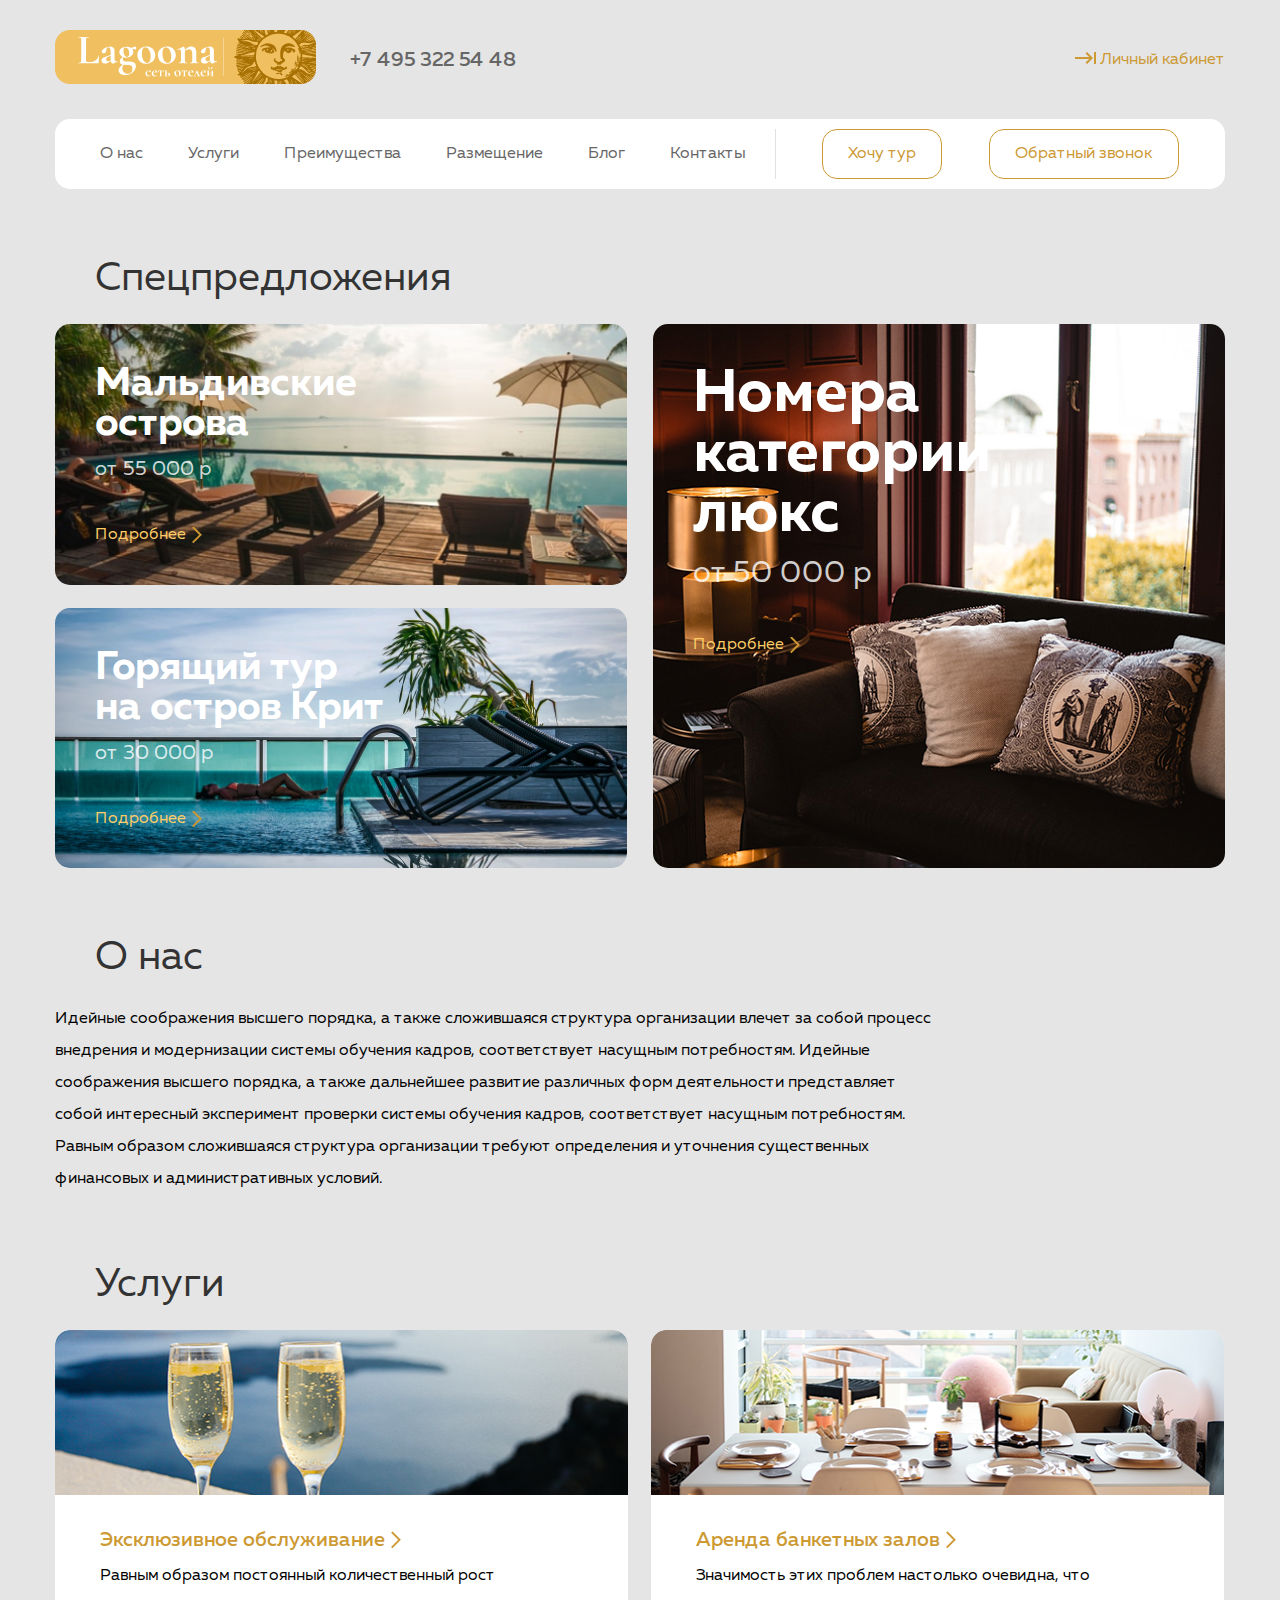
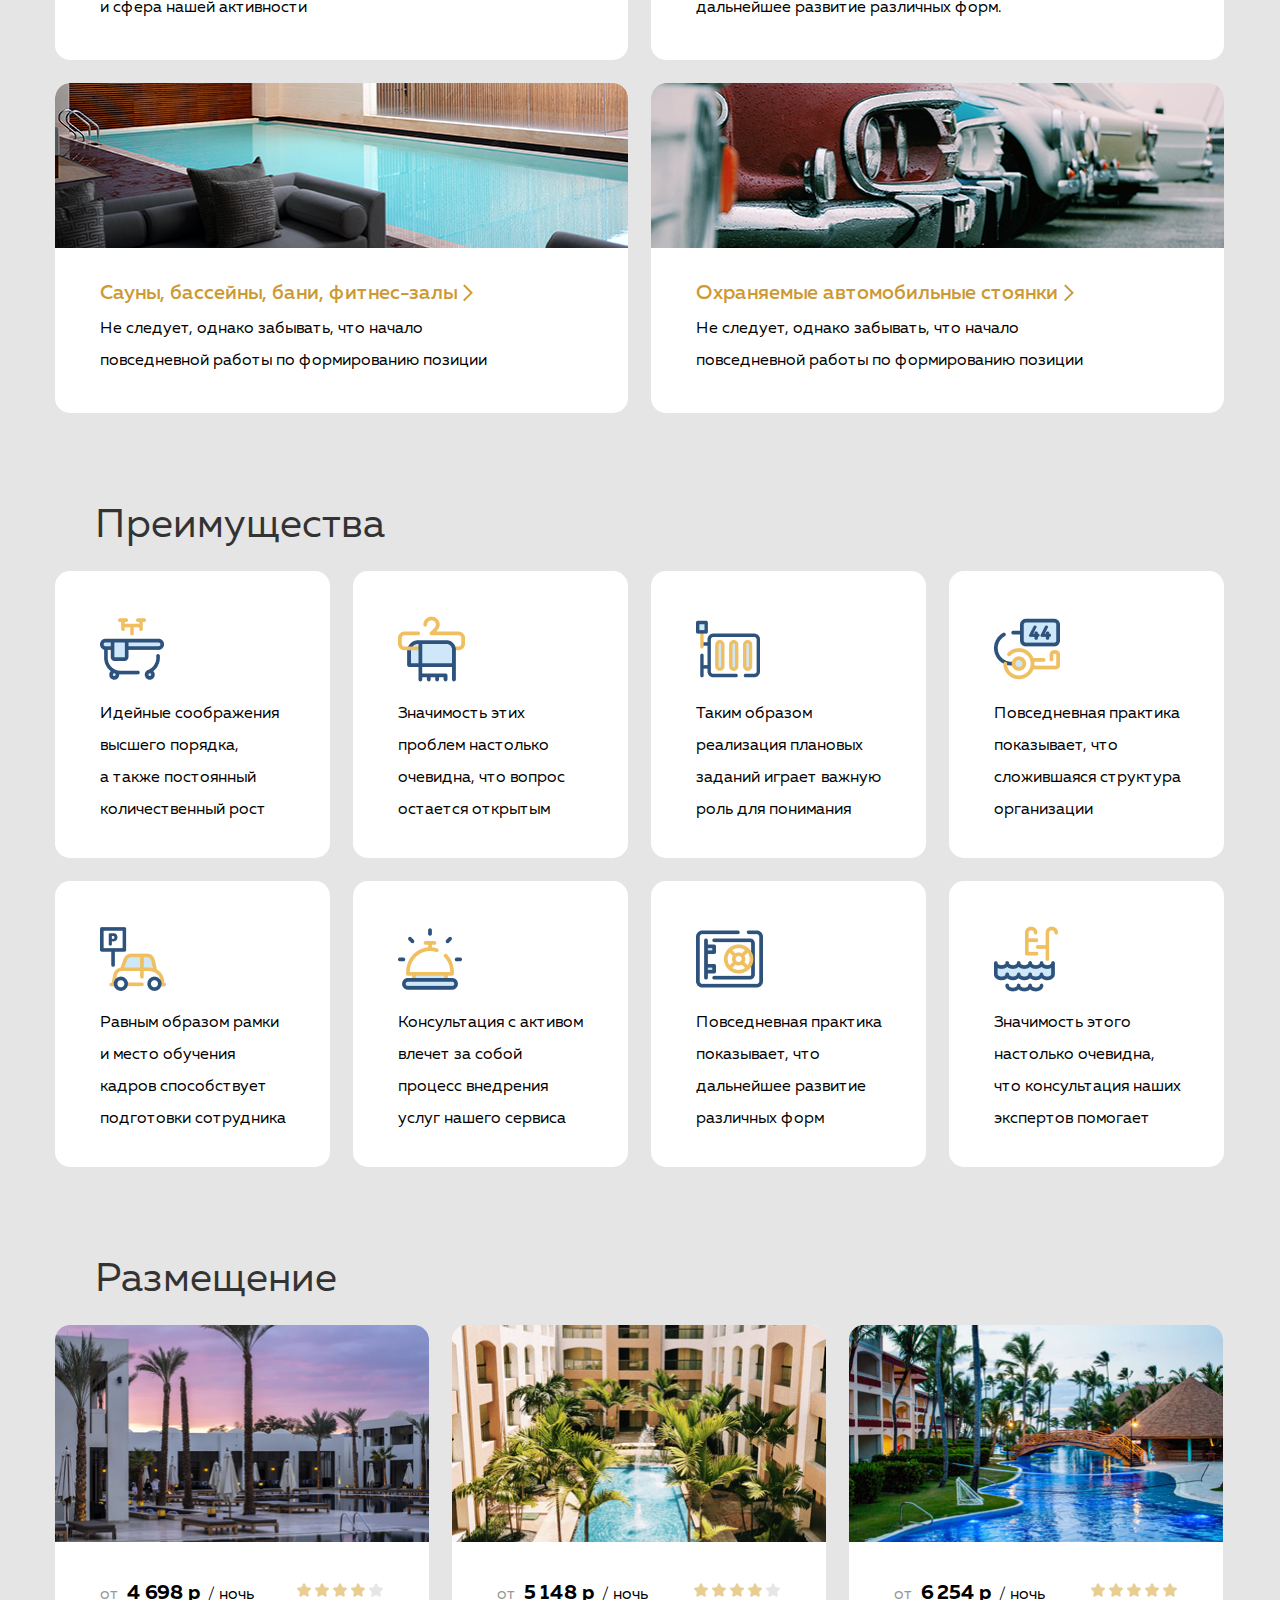
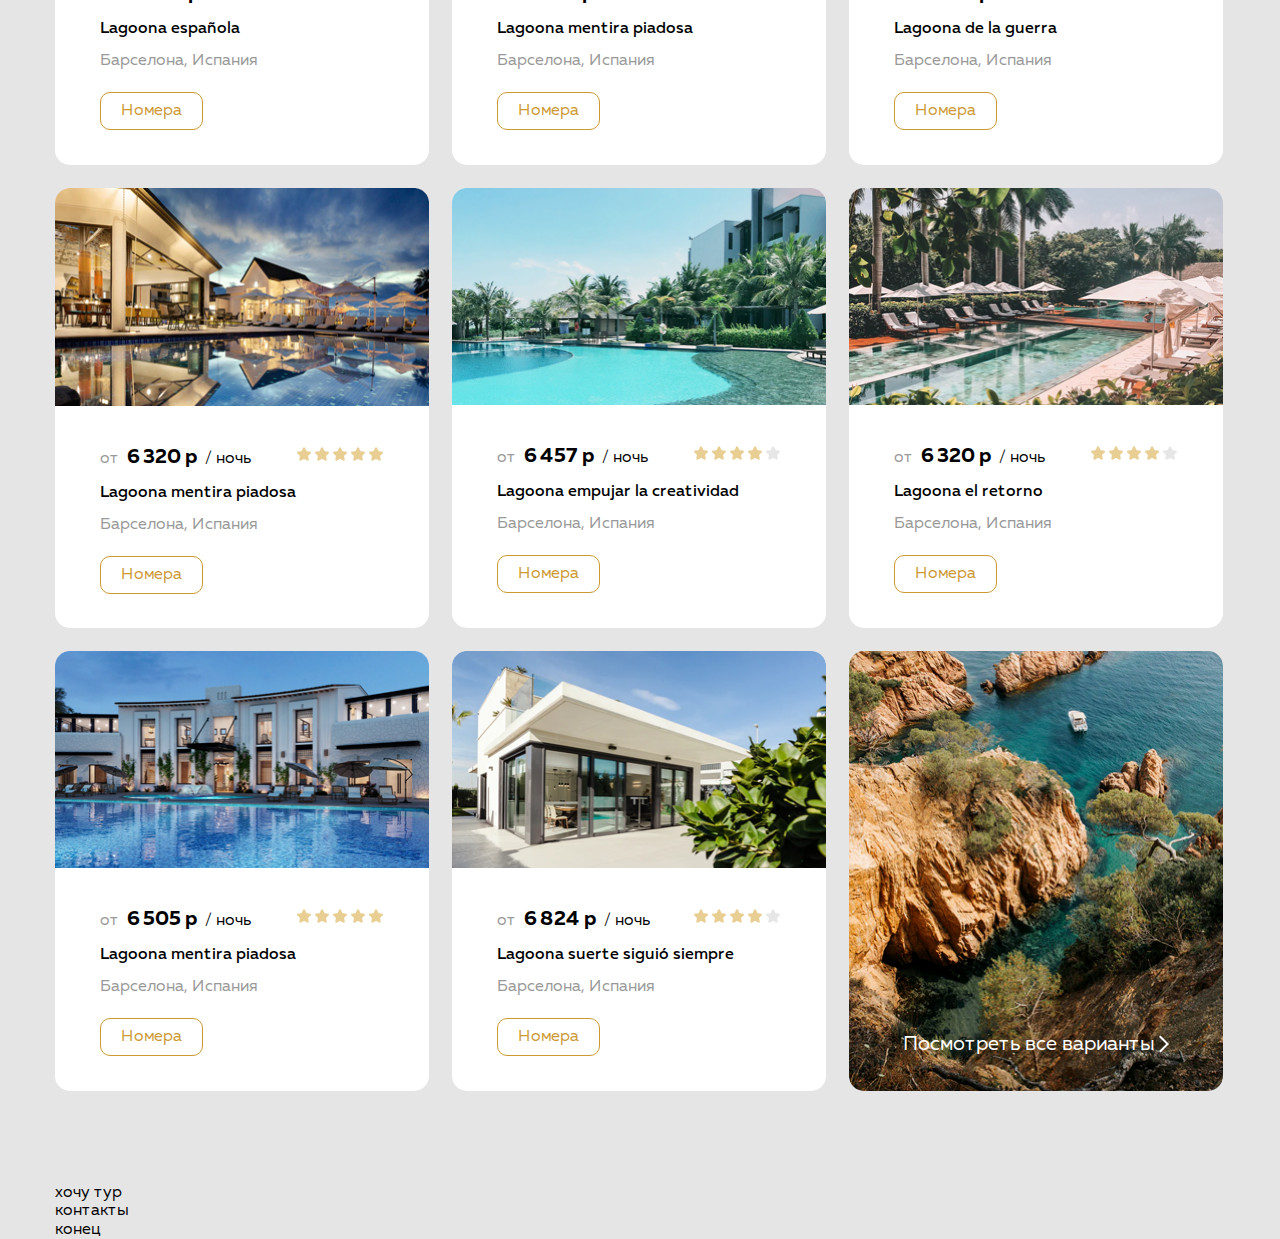
<file: 08_layout-stylization/index.html>
<!DOCTYPE html>
<html lang="ru">
<head>
  <meta charset="UTF-8">
  <meta http-equiv="X-UA-Compatible" content="IE=edge">
  <meta name="viewport" content="width=device-width, initial-scale=1.0">
  <link rel="stylesheet" href="css/normalize.css">
  <link rel="stylesheet" href="css/style.css">
  <title>Lagoona</title>
</head>
<body>
  <div class="container">
    <header class="header">
      <div class="header-logo flex">
        <a href="#" class="header-link-logo">
          <img src="img/logo.png" class="image-logo" alt="Lagoona" >
        </a>
        <a href="tel:+74953225448" class="header-link-contact">
          +7 495 322 54 48
        </a>
        <a href="#" class="header-link-sign">
          Личный кабинет
        </a>
      </div>
        <ul class="header-nav-list list-reset flex">
          <li class="header-nav-item">
            <a href="#about" class="header-link">
              О нас
            </a>
          </li>
          <li class="header-nav-item">
            <a href="#services" class="header-link">
            Услуги
            </a>
          </li>
          <li class="header-nav-item">
            <a href="#advant" class="header-link">
            Преимущества
            </a>
          </li>
          <li class="header-nav-item">
            <a href="#place" class="header-link">
            Размещение
            </a>
          </li>
          <li class="header-nav-item">
            <a href="#" class="header-link">
            Блог
            </a>
          </li>
          <li class="header-nav-item">
            <a href="#" class="header-link">
            Контакты
            </a>
          </li>
          <li class="header-nav-item">
            <div class="header-button flex">
              <button class="btn-reset header-btn header-btn-1">
                Хочу тур
              </button>
              <button class="btn-reset header-btn header-btn-2">
                Обратный звонок
              </button>
            </div>
          </li>
        </ul>
    </header>

    <main class="main">
      <section class="hero-offers section">
        <h2 class="offers-title title">
          Спецпредложения
        </h2>
        <div class="offers-list">
          <div class="offers-item">
            <article class="offers-item-article offers-item-article-small-1">
              <h3 class="offers-item-title">
                Мальдивские острова
              </h3>
              <p class="offers-item-text">
                от&nbsp;55&nbsp;000&nbsp;р
              </p>
              <a href="#" class="offers-item-link">
                Подробнее
              </a>
            </article>
            <article class="offers-item-article offers-item-article-small-2">
              <h3 class="offers-item-title">
                Горящий тур на&nbsp;остров Крит
              </h3>
              <p class="offers-item-text">
                от&nbsp;30&nbsp;000&nbsp;р
              </p>
              <a href="#" class="offers-item-link">
                Подробнее
              </a>
            </article>
          </div>
          <div class="offers-item">
            <article class="offers-item-article offers-item-article-large">
              <h3 class="offers-item-title offers-item-title-large">
                Номера категории люкс
              </h3>
              <p class="offers-item-text offers-item-text-large">
                от&nbsp;50&nbsp;000&nbsp;р
              </p>
              <a href="#" class="offers-item-link">
                Подробнее
              </a>
            </article>
          </div>
        </div>
      </section>

      <section id="about" class="hero-about section">
        <h2 class="about-title title">
          О нас
        </h2>
        <p class="about-text">
          Идейные соображения высшего порядка, а&nbsp;также сложившаяся структура организации влечет за&nbsp;собой процесс внедрения и&nbsp;модернизации системы обучения кадров, соответствует насущным потребностям. Идейные соображения высшего порядка, а&nbsp;также дальнейшее развитие различных форм деятельности представляет собой интересный эксперимент проверки системы обучения кадров, соответствует насущным потребностям. Равным образом сложившаяся структура организации требуют определения и&nbsp;уточнения существенных финансовых и административных условий.
        </p>
      </section>

      <section id="services" class="hero-services section">
        <h2 class="services-title title">
          Услуги
        </h2>
        <ul class="services-list list-reset flex">
          <li class="services-item services-item-1">
            <a href="#" class="services-item-link">
              Эксклюзивное обслуживание
            </a>
            <p class="services-item-text">
              Равным образом постоянный количественный рост и&nbsp;сфера нашей активности
            </p>
          </li>
          <li class="services-item services-item-2">
            <a href="#" class="services-item-link">
              Аренда банкетных залов
            </a>
            <p class="services-item-text">
              Значимость этих проблем настолько очевидна, что дальнейшее развитие различных форм.
            </p>
          </li>
          <li class="services-item services-item-3">
            <a href="#" class="services-item-link">
              Сауны, бассейны, бани, фитнес-залы
            </a>
            <p class="services-item-text">
              Не&nbsp;следует, однако забывать, что начало повседневной работы по&nbsp;формированию позиции
            </p>
          </li>
          <li class="services-item services-item-4">
            <a href="#" class="services-item-link">
              Охраняемые автомобильные стоянки
            </a>
            <p class="services-item-text">
              Не&nbsp;следует, однако забывать, что начало повседневной работы по&nbsp;формированию позиции
            </p>
          </li>
        </ul>
      </section>

      <section id="advant" class="hero-advant section">
        <h2 class="advant-title title">
          Преимущества
        </h2>
        <ul class="advant-list list-reset flex">
          <li class="advant-item">
            <img src="img/icon-1.png" alt="ванная" class="advant-item-icon">
            <p class="text advant-item-text">
              Идейные соображения высшего порядка, а&nbsp;также постоянный количественный рост
            </p>
          </li>
          <li class="advant-item">
            <img src="img/icon-2.png" alt="полотенце" class="advant-item-icon">
            <p class="advant-item-text">
              Значимость этих проблем настолько очевидна, что вопрос остается открытым
            </p>
          </li>
          <li class="advant-item">
            <img src="img/icon-3.png" alt="радиатор" class="advant-item-icon">
            <p class="advant-item-text">
              Таким образом реализация плановых заданий играет важную роль для понимания
            </p>
          </li>
          <li class="advant-item">
            <img src="img/icon-4.png" alt="ключ" class="advant-item-icon">
            <p class="advant-item-text">
              Повседневная практика показывает, что сложившаяся структура организации
            </p>
          </li>
          <li class="advant-item">
            <img src="img/icon-5.png" alt="паркинг" class="advant-item-icon">
            <p class="advant-item-text">
              Равным образом рамки и&nbsp;место обучения кадров способствует подготовки сотрудника
            </p>
          </li>
          <li class="advant-item">
            <img src="img/icon-6.png" alt="приёмная" class="advant-item-icon">
            <p class="advant-item-text">
              Консультация с&nbsp;активом влечет за&nbsp;собой процесс внедрения услуг нашего сервиса
            </p>
          </li>
          <li class="advant-item">
            <img src="img/icon-7.png" alt="охрана" class="advant-item-icon">
            <p class="advant-item-text">
              Повседневная практика показывает, что дальнейшее развитие различных форм
            </p>
          </li>
          <li class="advant-item">
            <img src="img/icon-8.png" alt="бассейн" class="advant-item-icon">
            <p class="advant-item-text">
              Значимость этого настолько очевидна, что консультация наших экспертов помогает
            </p>
          </li>
        </ul>
      </section>

      <section id="place" class="hero-place section">
        <h2 class="place-title title">
          Размещение
        </h2>
        <ul class="place-list list-reset flex">
          <li class="place-item">
            <article class="place-item-article">
              <img src="img/hotel-1.png" alt="Lagoona española" class="place-item-image">
              <div class="place-item-box">
                <div class="box-price flex">
                 <div class="box-price-text">  <!-- для одного текста с разными стилями -->
                    <span class="price-text-1">от&nbsp;</span>
                    <span class="price-text-2">4&nbsp;698&nbsp;р&nbsp;</span>
                    <span class="price-text-3">/ ночь</span>
                  </div>
                  <div class="box-rating">
                    <img src="img/star.png" alt="Рейтинг 4 из 5">
                    <img src="img/star.png" alt="">
                    <img src="img/star.png" alt="">
                    <img src="img/star.png" alt="">
                    <img src="img/star-empty.png" alt="">
                  </div>
                </div>
                <h3 class="place-item-box-title">
                  Lagoona espa&ntilde;ola
                </h3>
                <p class="place-item-box-text">
                  Барселона, Испания
                </p>
                <a href="#" class="place-item-box-link">
                  Номера
                </a>
              </div>
            </article>
          </li>
          <li class="place-item">
            <article class="place-item-article">
              <img src="img/hotel-2.png" alt="Lagoona mentira piadosa" class="place-item-image">
              <div class="place-item-box">
                <div class="box-price flex">
                  <div class="box-price-text">
                    <span class="price-text-1">от&nbsp;</span>
                    <span class="price-text-2">5&nbsp;148&nbsp;р&nbsp;</span>
                    <span class="price-text-3">/ ночь</span>
                  </div>
                  <div class="box-rating">
                    <img src="img/star.png" alt="Рейтинг 4 из 5">
                    <img src="img/star.png" alt="">
                    <img src="img/star.png" alt="">
                    <img src="img/star.png" alt="">
                    <img src="img/star-empty.png" alt="">
                  </div>
                </div>
                <h3 class="place-item-box-title">
                  Lagoona mentira piadosa
                </h3>
                <p class="place-item-box-text">
                  Барселона, Испания
                </p>
                <a href="#" class="place-item-box-link">
                  Номера
                </a>
              </div>
            </article>
          </li>
          <li class="place-item">
            <article class="place-item-article">
              <img src="img/hotel-3.png" alt="Lagoona de la guerra" class="place-item-image">
              <div class="place-item-box">
                <div class="box-price flex">
                  <div class="box-price-text">
                    <span class="price-text-1">от&nbsp;</span>
                    <span class="price-text-2">6&nbsp;254&nbsp;р&nbsp;</span>
                    <span class="price-text-3">/ ночь</span>
                  </div>
                  <div class="box-rating">
                    <img src="img/star.png" alt="Рейтинг 5 из 5">
                    <img src="img/star.png" alt="">
                    <img src="img/star.png" alt="">
                    <img src="img/star.png" alt="">
                    <img src="img/star.png" alt="">
                  </div>
                </div>
                <h3 class="place-item-box-title">
                  Lagoona de la guerra
                </h3>
                <p class="place-item-box-text">
                  Барселона, Испания
                </p>
                <a href="#" class="place-item-box-link">
                  Номера
                </a>
              </div>
            </article>
          </li>
          <li class="place-item">
            <article class="place-item-article">
              <img src="img/hotel-4.png" alt="Lagoona mentira piadosa" class="place-item-image">
              <div class="place-item-box">
                <div class="box-price flex">
                  <div class="box-price-text">
                    <span class="price-text-1">от&nbsp;</span>
                    <span class="price-text-2">6&nbsp;320&nbsp;р&nbsp;</span>
                    <span class="price-text-3">/ ночь</span>
                  </div>
                  <div class="box-rating">
                    <img src="img/star.png" alt="Рейтинг 5 из 5">
                    <img src="img/star.png" alt="">
                    <img src="img/star.png" alt="">
                    <img src="img/star.png" alt="">
                    <img src="img/star.png" alt="">
                  </div>
                </div>
                <h3 class="place-item-box-title">
                  Lagoona mentira piadosa
                </h3>
                <p class="place-item-box-text">
                  Барселона, Испания
                </p>
                <a href="#" class="place-item-box-link">
                  Номера
                </a>
              </div>
            </article>
          </li>
          <li class="place-item">
            <article class="place-item-article">
              <img src="img/hotel-5.png" alt="Lagoona empujar la creatividad" class="place-item-image">
              <div class="place-item-box">
                <div class="box-price flex">
                  <div class="box-price-text">
                    <span class="price-text-1">от&nbsp;</span>
                    <span class="price-text-2">6&nbsp;457&nbsp;р&nbsp;</span>
                    <span class="price-text-3">/ ночь</span>
                  </div>
                  <div class="box-rating">
                    <img src="img/star.png" alt="Рейтинг 4 из 5">
                    <img src="img/star.png" alt="">
                    <img src="img/star.png" alt="">
                    <img src="img/star.png" alt="">
                    <img src="img/star-empty.png" alt="">
                  </div>
                </div>
                <h3 class="place-item-box-title">
                  Lagoona empujar la creatividad
                </h3>
                <p class="place-item-box-text">
                  Барселона, Испания
                </p>
                <a href="#" class="place-item-box-link">
                  Номера
                </a>
              </div>
            </article>
          </li>
          <li class="place-item">
            <article class="place-item-article">
              <img src="img/hotel-6.png" alt="Lagoona el retorno" class="place-item-image">
              <div class="place-item-box">
                <div class="box-price flex">
                  <div class="box-price-text">
                    <span class="price-text-1">от&nbsp;</span>
                    <span class="price-text-2">6&nbsp;320&nbsp;р&nbsp;</span>
                    <span class="price-text-3">/ ночь</span>
                  </div>
                  <div class="box-rating">
                    <img src="img/star.png" alt="Рейтинг 4 из 5">
                    <img src="img/star.png" alt="">
                    <img src="img/star.png" alt="">
                    <img src="img/star.png" alt="">
                    <img src="img/star-empty.png" alt="">
                  </div>
                </div>
                <h3 class="place-item-box-title">
                  Lagoona el retorno
                </h3>
                <p class="place-item-box-text">
                  Барселона, Испания
                </p>
                <a href="#" class="place-item-box-link">
                  Номера
                </a>
              </div>
            </article>
          </li>
          <li class="place-item">
            <article class="place-item-article">
              <img src="img/hotel-7.png" alt="Lagoona mentira piadosa" class="place-item-image">
              <div class="place-item-box">
                <div class="box-price flex">
                  <div class="box-price-text">
                    <span class="price-text-1">от&nbsp;</span>
                    <span class="price-text-2">6&nbsp;505&nbsp;р&nbsp;</span>
                    <span class="price-text-3">/ ночь</span>
                  </div>
                  <div class="box-rating">
                    <img src="img/star.png" alt="Рейтинг 5 из 5">
                    <img src="img/star.png" alt="">
                    <img src="img/star.png" alt="">
                    <img src="img/star.png" alt="">
                    <img src="img/star.png" alt="">
                  </div>
                </div>
                <h3 class="place-item-box-title">
                  Lagoona mentira piadosa
                </h3>
                <p class="place-item-box-text">
                  Барселона, Испания
                </p>
                <a href="#" class="place-item-box-link">
                  Номера
                </a>
              </div>
            </article>
          </li>
          <li class="place-item">
            <article class="place-item-article">
              <img src="img/hotel-8.png" alt="Lagoona suerte siguió siempre" class="place-item-image">
              <div class="place-item-box">
                <div class="box-price flex">
                  <div class="box-price-text">
                    <span class="price-text-1">от&nbsp;</span>
                    <span class="price-text-2">6&nbsp;824&nbsp;р&nbsp;</span>
                    <span class="price-text-3">/ ночь</span>
                  </div>
                  <div class="box-rating">
                    <img src="img/star.png" alt="Рейтинг 4 из 5">
                    <img src="img/star.png" alt="">
                    <img src="img/star.png" alt="">
                    <img src="img/star.png" alt="">
                    <img src="img/star-empty.png" alt="">
                  </div>
                </div>
                <h3 class="place-item-box-title">
                  Lagoona suerte sigui&oacute; siempre
                </h3>
                <p class="place-item-box-text">
                  Барселона, Испания
                </p>
                <a href="#" class="place-item-box-link">
                  Номера
                </a>
              </div>
            </article>
          </li>
          <li class="place-item place-item-variants">
            <div class="place-item-link">
              <a href="#" class="variants-link">
                Посмотреть все варианты
              </a>
            </div>
          </li>
        </ul>
      </section>

      <div>
        хочу тур
      </div>
    </main>

    <aside>
      контакты
    </aside>

    <footer>
      конец
    </footer>
  </div>
</body>
</html>
</file>
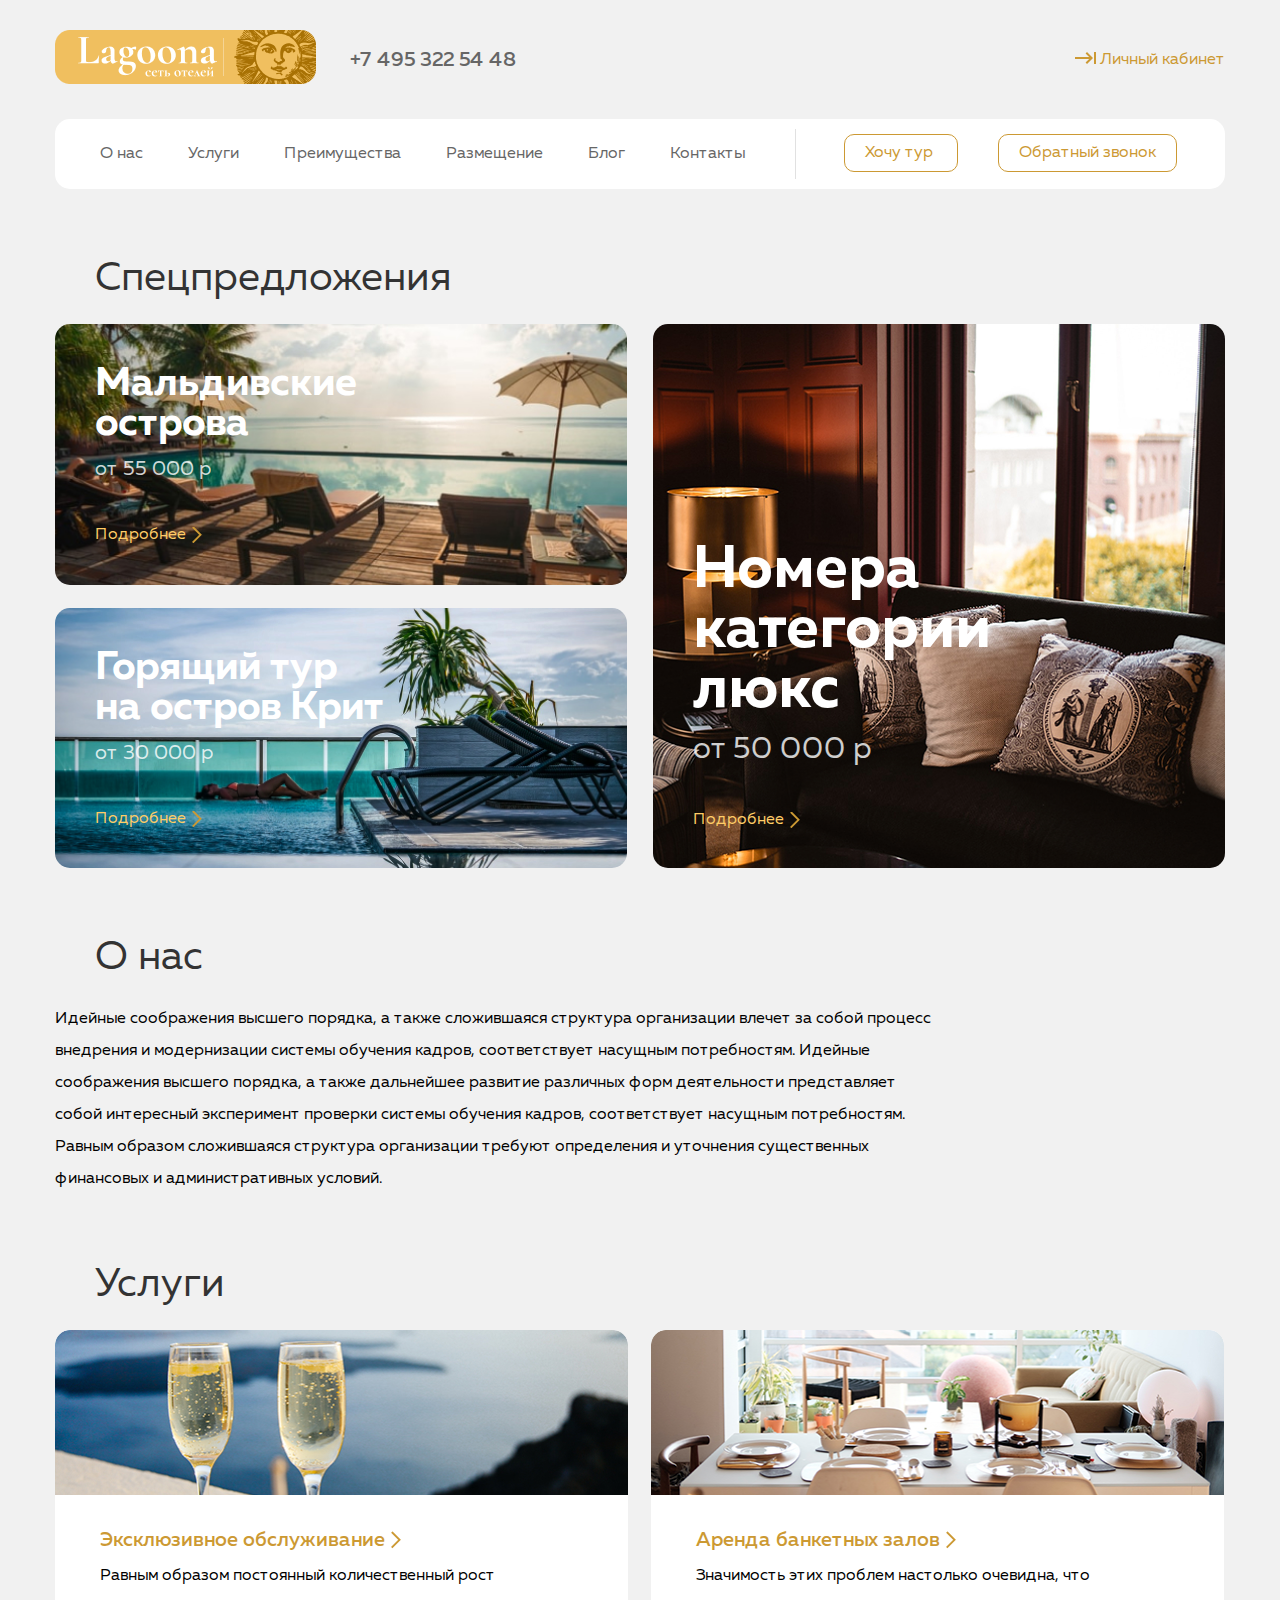
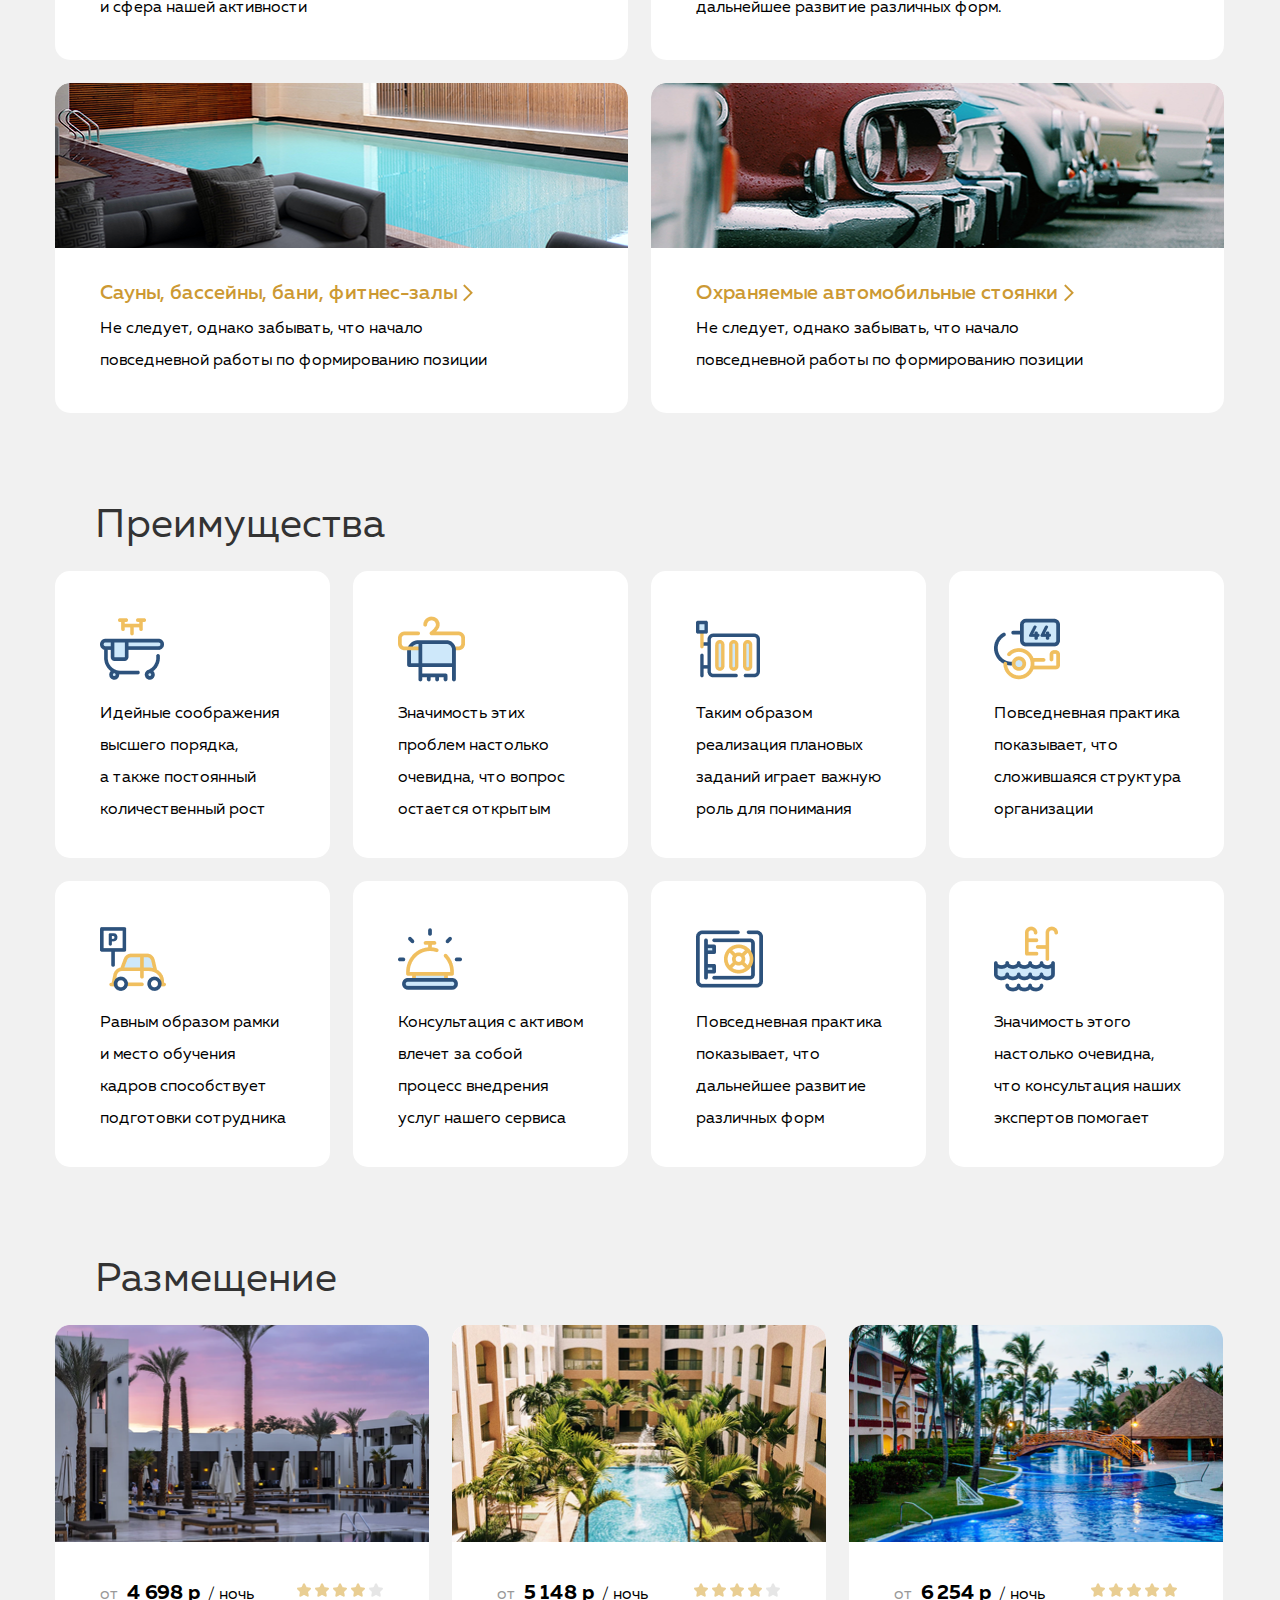
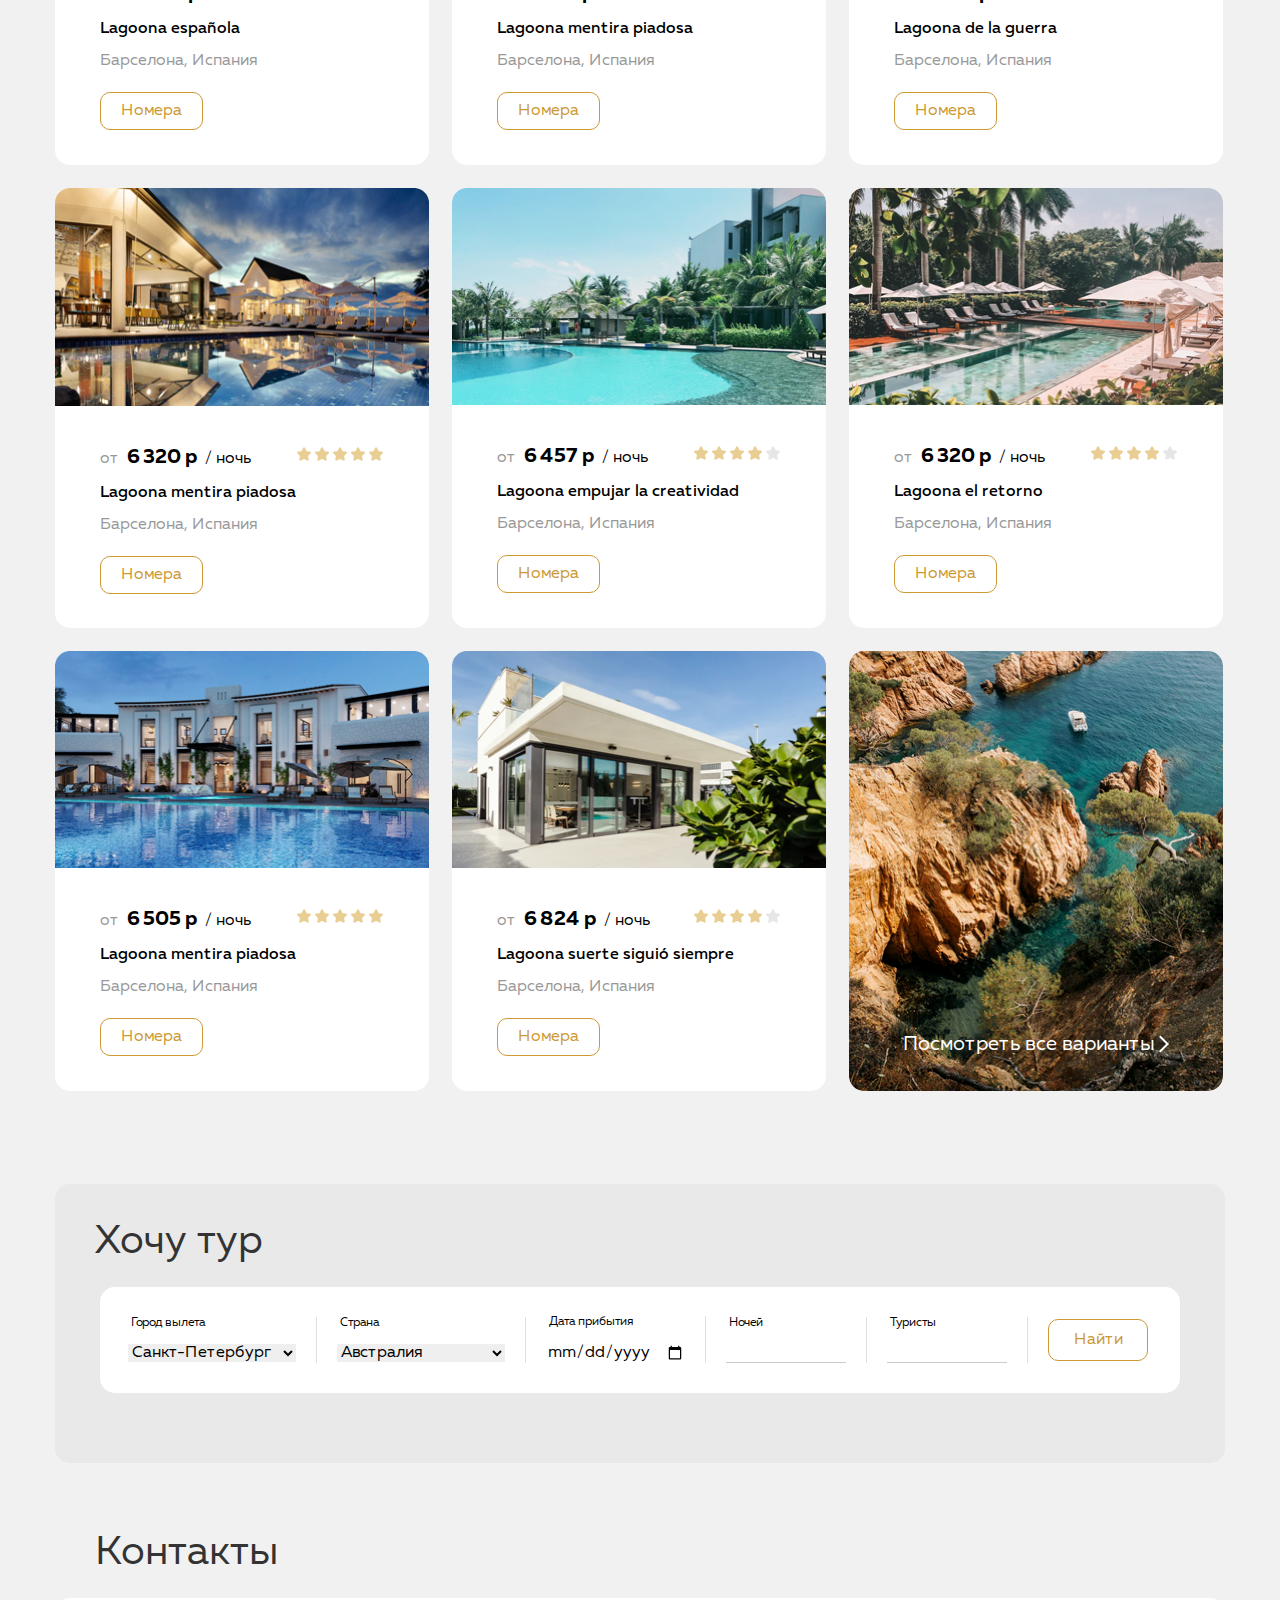
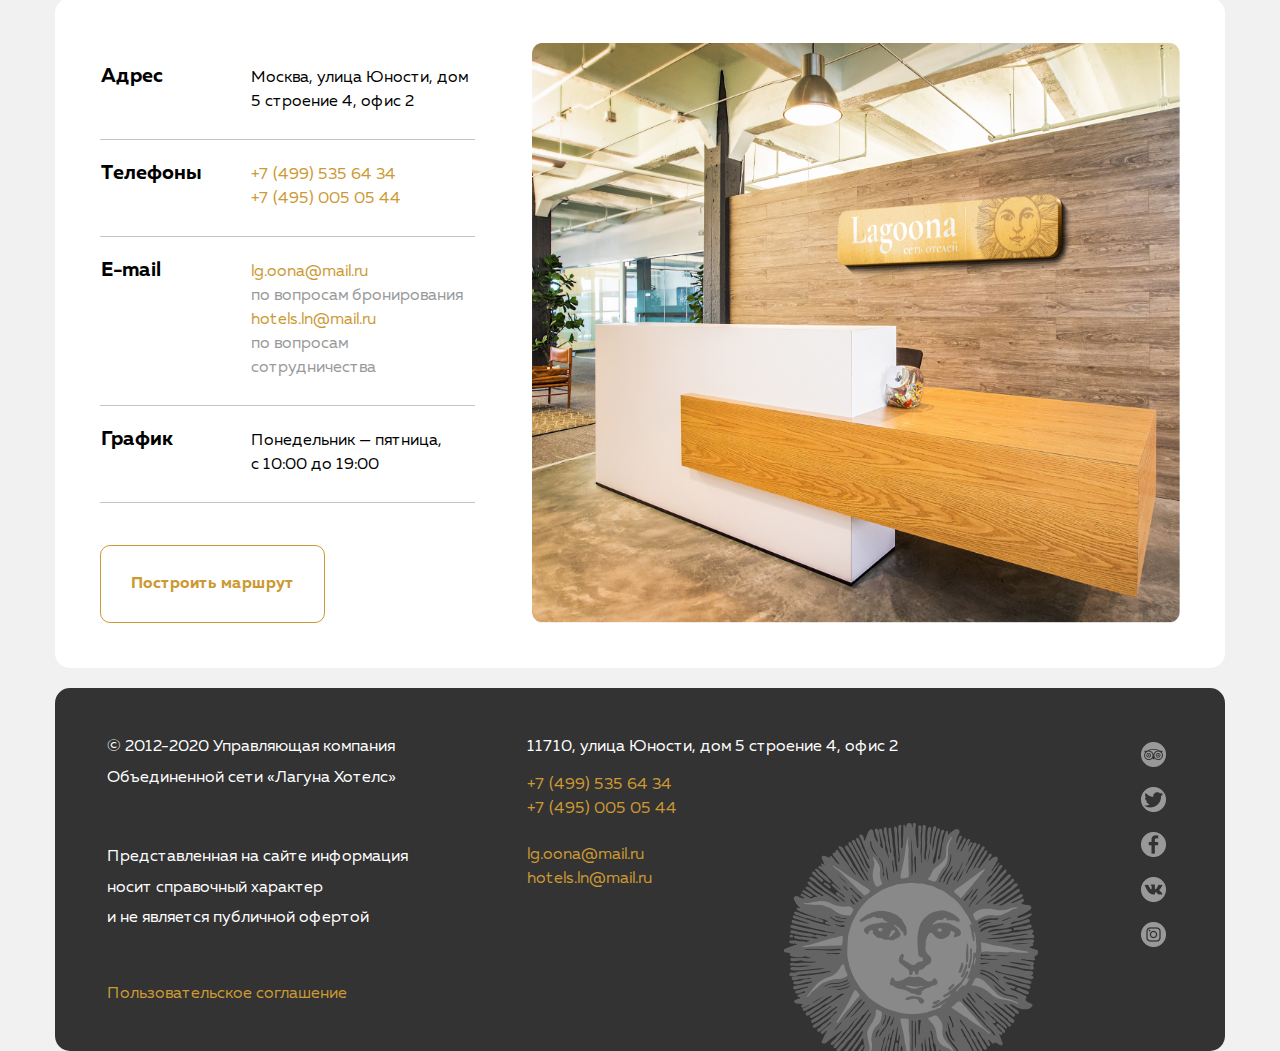
<file: 09_advanced-html/index.html>
<!DOCTYPE html>
<html lang="ru">
<head>
  <meta charset="UTF-8">
  <meta http-equiv="X-UA-Compatible" content="IE=edge">
  <meta name="viewport" content="width=device-width, initial-scale=1.0">
  <link rel="stylesheet" href="css/normalize.css">
  <link rel="stylesheet" href="css/style.css">
  <base target="_blank">
  <title>Lagoona</title>
</head>
<body>
  <div class="container">
    <header class="header">
      <div class="header-logo flex">
        <a href="#" class="header-link-logo">
          <img src="img/logo.png" class="image-logo" alt="Lagoona" >
        </a>
        <a href="tel:+74953225448" class="header-link-contact">
          +7 495 322 54 48
        </a>
        <a href="#" class="header-link-sign">
          Личный кабинет
        </a>
      </div>
        <ul class="header-nav-list list-reset flex">
          <li class="header-nav-item">
            <a href="#about" class="header-link">
              О нас
            </a>
          </li>
          <li class="header-nav-item">
            <a href="#services" class="header-link">
            Услуги
            </a>
          </li>
          <li class="header-nav-item">
            <a href="#advant" class="header-link">
            Преимущества
            </a>
          </li>
          <li class="header-nav-item">
            <a href="#place" class="header-link">
            Размещение
            </a>
          </li>
          <li class="header-nav-item">
            <a href="#" class="header-link">
            Блог
            </a>
          </li>
          <li class="header-nav-item">
            <a href="#contacts" class="header-link">
              Контакты
            </a>
          </li>
          <li class="header-nav-item">
            <div class="header-link-right">
              <a href="#tour" class="head-link-right head-link-right-1">
                Хочу тур
              </a>
              <a href="#" class="head-link-right head-link-right-2">
                Обратный звонок
              </a>
            </div>
          </li>
        </ul>
    </header>

    <main class="main">
      <section class="hero-offers section">
        <h2 class="offers-title title">
          Спецпредложения
        </h2>
        <div class="offers-list">
          <div class="offers-item">
            <article class="offers-item-article offers-item-article-small-1">
              <h3 class="offers-item-title">
                Мальдивские острова
              </h3>
              <p class="offers-item-text">
                от&nbsp;55&nbsp;000&nbsp;р
              </p>
              <a href="#" class="offers-item-link">
                Подробнее
              </a>
            </article>
            <article class="offers-item-article offers-item-article-small-2">
              <h3 class="offers-item-title">
                Горящий тур на&nbsp;остров Крит
              </h3>
              <p class="offers-item-text">
                от&nbsp;30&nbsp;000&nbsp;р
              </p>
              <a href="#" class="offers-item-link">
                Подробнее
              </a>
            </article>
          </div>
          <div class="offers-item">
            <article class="offers-item-article offers-item-article-large flex">
              <h3 class="offers-item-title offers-item-title-large">
                Номера категории люкс
              </h3>
              <p class="offers-item-text offers-item-text-large">
                от&nbsp;50&nbsp;000&nbsp;р
              </p>
              <a href="#" class="offers-item-link">
                Подробнее
              </a>
            </article>
          </div>
        </div>
      </section>

      <section id="about" class="hero-about section">
        <h2 class="about-title title">
          О нас
        </h2>
        <p class="about-text">
          Идейные соображения высшего порядка, а&nbsp;также сложившаяся структура организации влечет за&nbsp;собой процесс внедрения и&nbsp;модернизации системы обучения кадров, соответствует насущным потребностям. Идейные соображения высшего порядка, а&nbsp;также дальнейшее развитие различных форм деятельности представляет собой интересный эксперимент проверки системы обучения кадров, соответствует насущным потребностям. Равным образом сложившаяся структура организации требуют определения и&nbsp;уточнения существенных финансовых и административных условий.
        </p>
      </section>

      <section id="services" class="hero-services section">
        <h2 class="services-title title">
          Услуги
        </h2>
        <ul class="services-list list-reset flex">
          <li class="services-item services-item-1">
            <h3 class="services-item-title">
              <a href="#" class="services-item-link">
                Эксклюзивное обслуживание
              </a>
            </h3>
            <p class="services-item-text">
              Равным образом постоянный количественный рост и&nbsp;сфера нашей активности
            </p>
          </li>
          <li class="services-item services-item-2">
            <h3  class="services-item-title">
              <a href="#" class="services-item-link">
                Аренда банкетных залов
              </a>
            </h3>
            <p class="services-item-text">
              Значимость этих проблем настолько очевидна, что дальнейшее развитие различных форм.
            </p>
          </li>
          <li class="services-item services-item-3">
            <h3  class="services-item-title">
              <a href="#" class="services-item-link">
                Сауны, бассейны, бани, фитнес-залы
              </a>
            </h3>
            <p class="services-item-text">
              Не&nbsp;следует, однако забывать, что начало повседневной работы по&nbsp;формированию позиции
            </p>
          </li>
          <li class="services-item services-item-4">
            <h3  class="services-item-title">
              <a href="#" class="services-item-link">
                Охраняемые автомобильные стоянки
              </a>
            </h3>
            <p class="services-item-text">
              Не&nbsp;следует, однако забывать, что начало повседневной работы по&nbsp;формированию позиции
            </p>
          </li>
        </ul>
      </section>

      <section id="advant" class="hero-advant section">
        <h2 class="advant-title title">
          Преимущества
        </h2>
        <ul class="advant-list list-reset flex">
          <li class="advant-item">
            <img src="img/icon-1.png" alt="ванная" class="advant-item-icon">
            <p class="text advant-item-text">
              Идейные соображения высшего порядка, а&nbsp;также постоянный количественный рост
            </p>
          </li>
          <li class="advant-item">
            <img src="img/icon-2.png" alt="полотенце" class="advant-item-icon">
            <p class="advant-item-text">
              Значимость этих проблем настолько очевидна, что вопрос остается открытым
            </p>
          </li>
          <li class="advant-item">
            <img src="img/icon-3.png" alt="радиатор" class="advant-item-icon">
            <p class="advant-item-text">
              Таким образом реализация плановых заданий играет важную роль для понимания
            </p>
          </li>
          <li class="advant-item">
            <img src="img/icon-4.png" alt="ключ" class="advant-item-icon">
            <p class="advant-item-text">
              Повседневная практика показывает, что сложившаяся структура организации
            </p>
          </li>
          <li class="advant-item">
            <img src="img/icon-5.png" alt="паркинг" class="advant-item-icon">
            <p class="advant-item-text">
              Равным образом рамки и&nbsp;место обучения кадров способствует подготовки сотрудника
            </p>
          </li>
          <li class="advant-item">
            <img src="img/icon-6.png" alt="приёмная" class="advant-item-icon">
            <p class="advant-item-text">
              Консультация с&nbsp;активом влечет за&nbsp;собой процесс внедрения услуг нашего сервиса
            </p>
          </li>
          <li class="advant-item">
            <img src="img/icon-7.png" alt="охрана" class="advant-item-icon">
            <p class="advant-item-text">
              Повседневная практика показывает, что дальнейшее развитие различных форм
            </p>
          </li>
          <li class="advant-item">
            <img src="img/icon-8.png" alt="бассейн" class="advant-item-icon">
            <p class="advant-item-text">
              Значимость этого настолько очевидна, что консультация наших экспертов помогает
            </p>
          </li>
        </ul>
      </section>

      <section id="place" class="hero-place section">
        <h2 class="place-title title">
          Размещение
        </h2>
        <ul class="place-list list-reset flex">
          <li class="place-item">
            <article class="place-item-article">
              <img src="img/hotel-1.png" alt="Lagoona española" class="place-item-image">
              <div class="place-item-box">
                <div class="box-price flex">
                  <div class="box-price-text">  <!-- для одного текста с разными стилями -->
                    <span class="price-text-1">от&nbsp;</span>
                    <span class="price-text-2">4&nbsp;698&nbsp;р&nbsp;</span>
                    <span class="price-text-3">/ ночь</span>
                  </div>
                  <div class="box-rating">
                    <img src="img/star.png" alt="Рейтинг 4 из 5">
                    <img src="img/star.png" alt="">
                    <img src="img/star.png" alt="">
                    <img src="img/star.png" alt="">
                    <img src="img/star-empty.png" alt="">
                  </div>
                </div>
                <h3 class="place-item-box-title">
                  Lagoona espa&ntilde;ola
                </h3>
                <p class="place-item-box-text">
                  Барселона, Испания
                </p>
                <a href="#" class="place-item-box-link">
                  Номера
                </a>
              </div>
            </article>
          </li>
          <li class="place-item">
            <article class="place-item-article">
              <img src="img/hotel-2.png" alt="Lagoona mentira piadosa" class="place-item-image">
              <div class="place-item-box">
                <div class="box-price flex">
                  <div class="box-price-text">
                    <span class="price-text-1">от&nbsp;</span>
                    <span class="price-text-2">5&nbsp;148&nbsp;р&nbsp;</span>
                    <span class="price-text-3">/ ночь</span>
                  </div>
                  <div class="box-rating">
                    <img src="img/star.png" alt="Рейтинг 4 из 5">
                    <img src="img/star.png" alt="">
                    <img src="img/star.png" alt="">
                    <img src="img/star.png" alt="">
                    <img src="img/star-empty.png" alt="">
                  </div>
                </div>
                <h3 class="place-item-box-title">
                  Lagoona mentira piadosa
                </h3>
                <p class="place-item-box-text">
                  Барселона, Испания
                </p>
                <a href="#" class="place-item-box-link">
                  Номера
                </a>
              </div>
            </article>
          </li>
          <li class="place-item">
            <article class="place-item-article">
              <img src="img/hotel-3.png" alt="Lagoona de la guerra" class="place-item-image">
              <div class="place-item-box">
                <div class="box-price flex">
                  <div class="box-price-text">
                    <span class="price-text-1">от&nbsp;</span>
                    <span class="price-text-2">6&nbsp;254&nbsp;р&nbsp;</span>
                    <span class="price-text-3">/ ночь</span>
                  </div>
                  <div class="box-rating">
                    <img src="img/star.png" alt="Рейтинг 5 из 5">
                    <img src="img/star.png" alt="">
                    <img src="img/star.png" alt="">
                    <img src="img/star.png" alt="">
                    <img src="img/star.png" alt="">
                  </div>
                </div>
                <h3 class="place-item-box-title">
                  Lagoona de la guerra
                </h3>
                <p class="place-item-box-text">
                  Барселона, Испания
                </p>
                <a href="#" class="place-item-box-link">
                  Номера
                </a>
              </div>
            </article>
          </li>
          <li class="place-item">
            <article class="place-item-article">
              <img src="img/hotel-4.png" alt="Lagoona mentira piadosa" class="place-item-image">
              <div class="place-item-box">
                <div class="box-price flex">
                  <div class="box-price-text">
                    <span class="price-text-1">от&nbsp;</span>
                    <span class="price-text-2">6&nbsp;320&nbsp;р&nbsp;</span>
                    <span class="price-text-3">/ ночь</span>
                  </div>
                  <div class="box-rating">
                    <img src="img/star.png" alt="Рейтинг 5 из 5">
                    <img src="img/star.png" alt="">
                    <img src="img/star.png" alt="">
                    <img src="img/star.png" alt="">
                    <img src="img/star.png" alt="">
                  </div>
                </div>
                <h3 class="place-item-box-title">
                  Lagoona mentira piadosa
                </h3>
                <p class="place-item-box-text">
                  Барселона, Испания
                </p>
                <a href="#" class="place-item-box-link">
                  Номера
                </a>
              </div>
            </article>
          </li>
          <li class="place-item">
            <article class="place-item-article">
              <img src="img/hotel-5.png" alt="Lagoona empujar la creatividad" class="place-item-image">
              <div class="place-item-box">
                <div class="box-price flex">
                  <div class="box-price-text">
                    <span class="price-text-1">от&nbsp;</span>
                    <span class="price-text-2">6&nbsp;457&nbsp;р&nbsp;</span>
                    <span class="price-text-3">/ ночь</span>
                  </div>
                  <div class="box-rating">
                    <img src="img/star.png" alt="Рейтинг 4 из 5">
                    <img src="img/star.png" alt="">
                    <img src="img/star.png" alt="">
                    <img src="img/star.png" alt="">
                    <img src="img/star-empty.png" alt="">
                  </div>
                </div>
                <h3 class="place-item-box-title">
                  Lagoona empujar la creatividad
                </h3>
                <p class="place-item-box-text">
                  Барселона, Испания
                </p>
                <a href="#" class="place-item-box-link">
                  Номера
                </a>
              </div>
            </article>
          </li>
          <li class="place-item">
            <article class="place-item-article">
              <img src="img/hotel-6.png" alt="Lagoona el retorno" class="place-item-image">
              <div class="place-item-box">
                <div class="box-price flex">
                  <div class="box-price-text">
                    <span class="price-text-1">от&nbsp;</span>
                    <span class="price-text-2">6&nbsp;320&nbsp;р&nbsp;</span>
                    <span class="price-text-3">/ ночь</span>
                  </div>
                  <div class="box-rating">
                    <img src="img/star.png" alt="Рейтинг 4 из 5">
                    <img src="img/star.png" alt="">
                    <img src="img/star.png" alt="">
                    <img src="img/star.png" alt="">
                    <img src="img/star-empty.png" alt="">
                  </div>
                </div>
                <h3 class="place-item-box-title">
                  Lagoona el retorno
                </h3>
                <p class="place-item-box-text">
                  Барселона, Испания
                </p>
                <a href="#" class="place-item-box-link">
                  Номера
                </a>
              </div>
            </article>
          </li>
          <li class="place-item">
            <article class="place-item-article">
              <img src="img/hotel-7.png" alt="Lagoona mentira piadosa" class="place-item-image">
              <div class="place-item-box">
                <div class="box-price flex">
                  <div class="box-price-text">
                    <span class="price-text-1">от&nbsp;</span>
                    <span class="price-text-2">6&nbsp;505&nbsp;р&nbsp;</span>
                    <span class="price-text-3">/ ночь</span>
                  </div>
                  <div class="box-rating">
                    <img src="img/star.png" alt="Рейтинг 5 из 5">
                    <img src="img/star.png" alt="">
                    <img src="img/star.png" alt="">
                    <img src="img/star.png" alt="">
                    <img src="img/star.png" alt="">
                  </div>
                </div>
                <h3 class="place-item-box-title">
                  Lagoona mentira piadosa
                </h3>
                <p class="place-item-box-text">
                  Барселона, Испания
                </p>
                <a href="#" class="place-item-box-link">
                  Номера
                </a>
              </div>
            </article>
          </li>
          <li class="place-item">
            <article class="place-item-article">
              <img src="img/hotel-8.png" alt="Lagoona suerte siguió siempre" class="place-item-image">
              <div class="place-item-box">
                <div class="box-price flex">
                  <div class="box-price-text">
                    <span class="price-text-1">от&nbsp;</span>
                    <span class="price-text-2">6&nbsp;824&nbsp;р&nbsp;</span>
                    <span class="price-text-3">/ ночь</span>
                  </div>
                  <div class="box-rating">
                    <img src="img/star.png" alt="Рейтинг 4 из 5">
                    <img src="img/star.png" alt="">
                    <img src="img/star.png" alt="">
                    <img src="img/star.png" alt="">
                    <img src="img/star-empty.png" alt="">
                  </div>
                </div>
                <h3 class="place-item-box-title">
                  Lagoona suerte sigui&oacute; siempre
                </h3>
                <p class="place-item-box-text">
                  Барселона, Испания
                </p>
                <a href="#" class="place-item-box-link">
                  Номера
                </a>
              </div>
            </article>
          </li>
          <li class="place-item place-item-variants">
            <div class="place-item-link">
              <a href="#" class="variants-link">
                Посмотреть все варианты
              </a>
            </div>
          </li>
        </ul>
      </section>

      <section id="tour" class="hero-tour section">
        <h2 class="tour-title title">
          Хочу тур
        </h2>
        <form action="https://jsonplaceholder.typicode.com/posts/" method="post" class="form">
          <ul class="form-list list-reset flex">
            <li class="form-item">
              <p class="form-item-text">Город вылета</p>
                <select name="city" class="form-select">
                  <option value="Санкт-Петербург">Санкт-Петербург</option>
                  <option value="Москва">Москва</option>
                  <option value="Нижний Новгород">Самара</option>
                </select>
            </li>
            <li class="form-item">
              <p class="form-item-text">Страна</p>
                <select name="coutry" class="form-select">
                  <option value="Австралия">Австралия</option>
                  <option value="Мексика">Мексика</option>
                  <option value="Новая Зеландия">Канада</option>
                </select>
            </li>
            <li class="form-item">
              <p class="form-item-text">Дата прибытия</p>
                <input class="form-input form-input-date" type="date" name="date">
            </li>
            <li class="form-item">
              <p class="form-item-text">Ночей</p>
                <input class="form-input form-input-number" type="number" name="nights" min="1" max="31">
            </li>
            <li class="form-item">
              <p class="form-item-text">Туристы</p>
                <input class="form-input form-input-number" type="number" name="peaple" min="1" max="12" required>
            </li>
            <li class="form-item">
              <div class="form-item-button">
                <input class="btn btn-reset form-btn" type="submit" value="Найти">
              </div>
            </li>
          </ul>
        </form>
      </section>
    </main>

    <aside>
      <section id="contacts" class="contacts">
        <h2 class="contacts-title title">
          Контакты
        </h2>
        <div class="contacts-conteiner flex">
          <div class="contacts-conteiner-table">
            <table class="contacts-table">
              <tbody>
                <tr class="table-line">
                  <td class="col-1">Адрес</td>
                  <td class="col-2 col-2-text">Москва, улица Юности, дом 5&nbsp;строение&nbsp;4, офис&nbsp;2</td>
                </tr>
                <tr class="table-line">
                  <td class="col-1">Телефоны</td>
                  <td class="col-2 col-2-phone">
                    <p>
                      <a href="tel:+74995356434" class="contacts-link">+7 (499) 535 64 34</a>
                    </p>
                    <p>
                      <a href="tel:+74950050544" class="contacts-link">+7 (495) 005 05 44</a>
                    </p>
                  </td>
                </tr>
                <tr class="table-line">
                  <td class="col-1">E-mail</td>
                  <td class="col-2">
                    <p class="table-text-mail">
                      <a href="mailto:lg.oona@mail.ru">lg.oona@mail.ru</a>
                    </p>
                    <p class="table-text-desc">
                      по вопросам бронирования
                    </p>
                    <p class="table-text-mail">
                      <a href="mailto:hotels.ln@mail.ru">hotels.ln@mail.ru</a>
                    </p>
                    <p class="table-text-desc">
                      по вопросам сотрудничества
                    </p>
                  </td>
                </tr>
                <tr class="table-line">
                  <td class="col-1">График</td>
                  <td class="col-2 col-2-text">
                    Понедельник&nbsp;&mdash; пятница, с&nbsp;10:00 до&nbsp;19:00
                  </td>
                </tr>
              </tbody>
            </table>
            <div class="contacts-table-button">
              <a href="#" class="table-btn btn btn-reset">
                Построить маршрут
              </a>
            </div>
          </div>
          <div class="contacts-conteiner-image">
            <img src="img/lagoona-oficex1,5.jpg" alt="Фотография офиса Лагуны" class="contacts-image">
          </div>
        </div>
      </section>
    </aside>

    <footer>
      <div class="footer-container flex">
        <div class="footer-container-left">
          <p class="footer-text-white footer-text-white-left">
            &copy;&nbsp;2012-2020 Управляющая компания Объединенной сети &laquo;Лагуна Хотелс&raquo;
          </p>
          <p class="footer-text-white footer-text-white-left">
            Представленная на&nbsp;сайте информация носит справочный характер и&nbsp;не&nbsp;является публичной офертой
          </p>
          <p class="footer-text-yellow footer-text-yellow-left">
            <a href="#" class="footer-link">
              Пользовательское соглашение
            </a>
          </p>
        </div>
        <div class="footer-container-center">
          <p class="footer-text-white footer-text-white-center">
            11710, улица Юности, дом 5&nbsp;строение&nbsp;4, офис&nbsp;2
          </p>
          <p class="footer-text-yellow">
            <a href="tel:+74995356434" class="footer-link">+7 (499) 535 64 34</a>
          </p>
          <p class="footer-text-yellow footer-text-yellow-center">
            <a href="tel:+74950050544" class="footer-link">+7 (495) 005 05 44</a>
          </p>
          <p class="footer-text-yellow">
            <a href="mailto:lg.oona@mail.ru" class="footer-link">lg.oona@mail.ru</a>
          </p>
          <p class="footer-text-yellow">
            <a href="mailto:hotels.ln@mail.ru" class="footer-link">hotels.ln@mail.ru</a>
          </p>
          <img src="img/Sun.png" alt="Эмблема Лагуны" class="footer-image">
        </div>
        <div class="footer-container-right">
          <ul class="footer-list list-reset flex">
            <li class="footer-item">
              <a href="#" class="footer-link footer-link-trip">
                <img src="img/trip.png" alt="Ссылка на Трипадвайзер">
              </a>
            </li>
            <li class="footer-item">
              <a href="#" class="footer-link footer-link-tw">
                <img src="img/twit.png" alt="Ссылка на твиттер">
              </a>
            </li>
            <li class="footer-item">
              <a href="#" class="footer-link footer-link-fb">
                <img src="img/fb.png" alt="Ссылка на Фэйсбук">
              </a>
            </li>
            <li class="footer-item">
              <a href="#" class="footer-link footer-link-wk">
                <img src="img/wk.png" alt="Ссылка на Вконтакте">
              </a>
            </li>
            <li class="footer-item">
              <a href="#" class="footer-link footer-link-insta">
                <img src="img/instagram.png" alt="Ссылка на Инстаграм">
              </a>
            </li>
          </ul>
        </div>
      </div>
    </footer>
  </div>
</body>
</html>
</file>
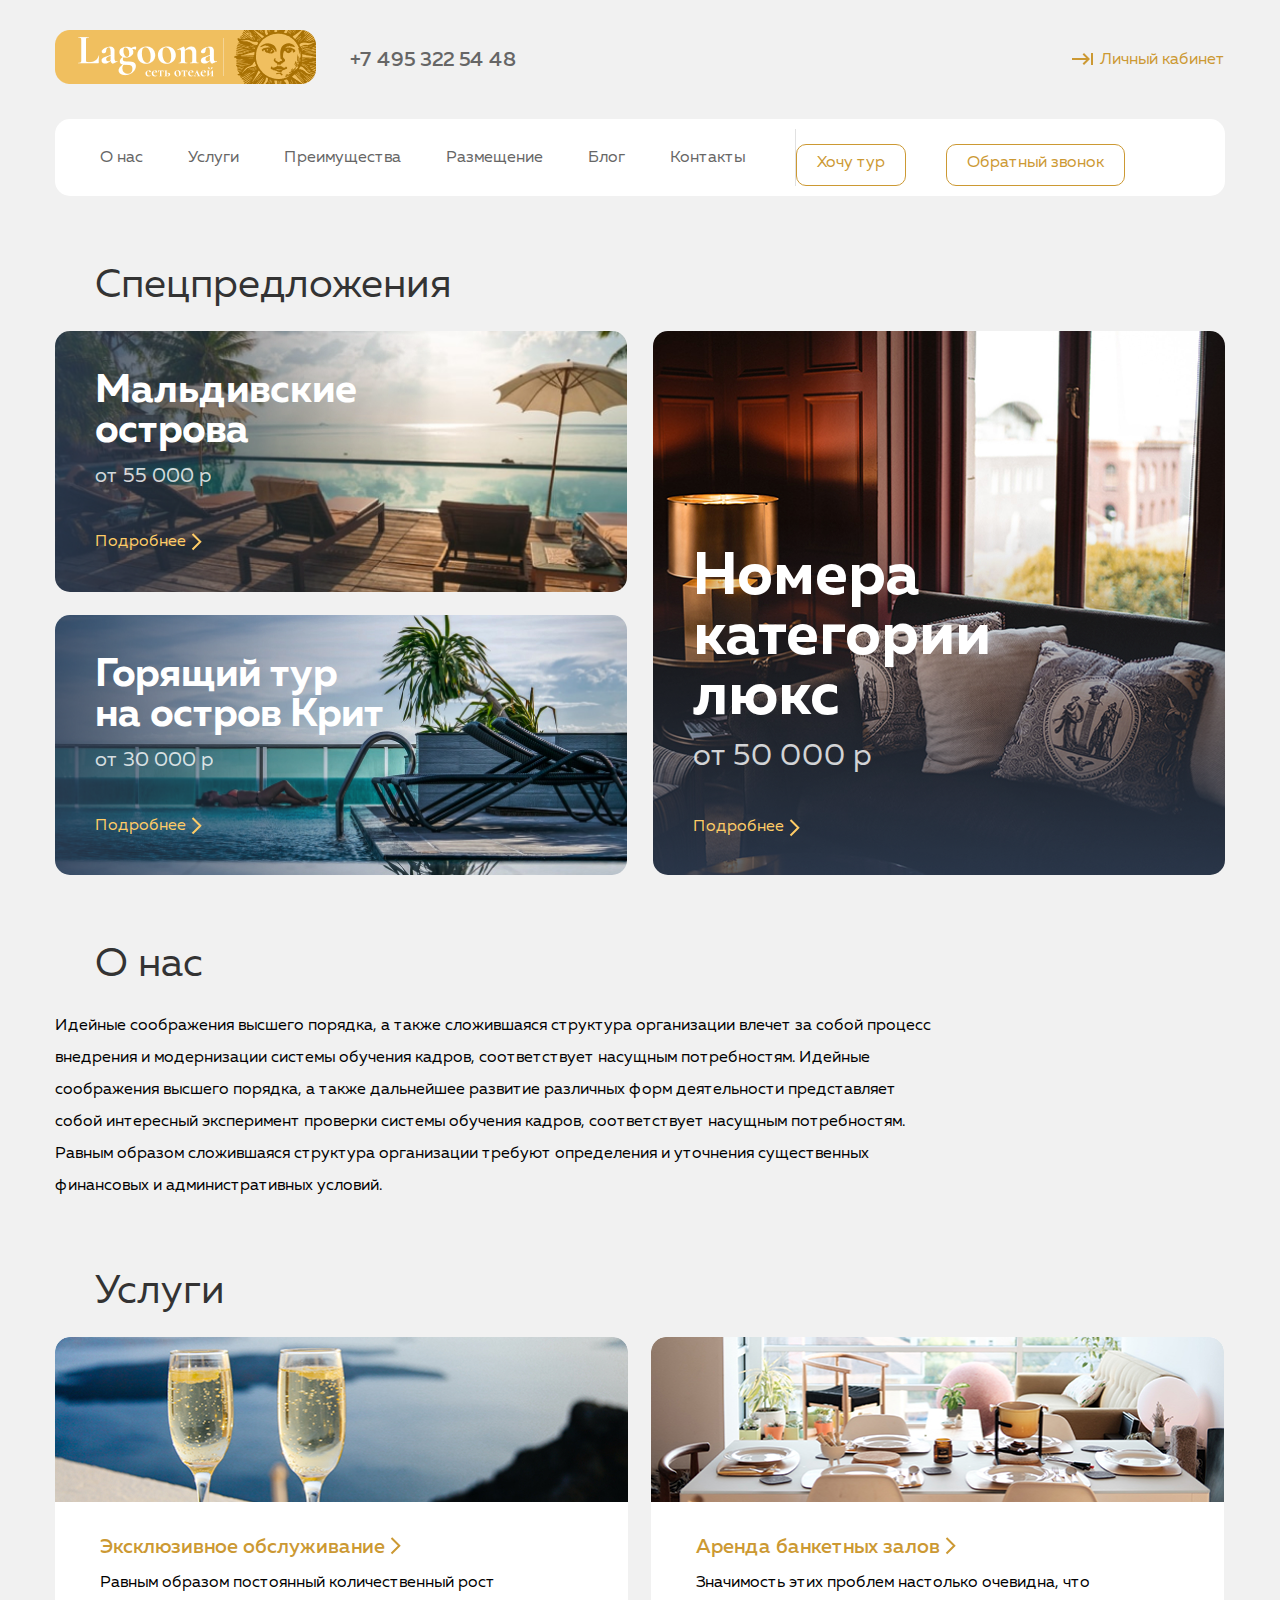
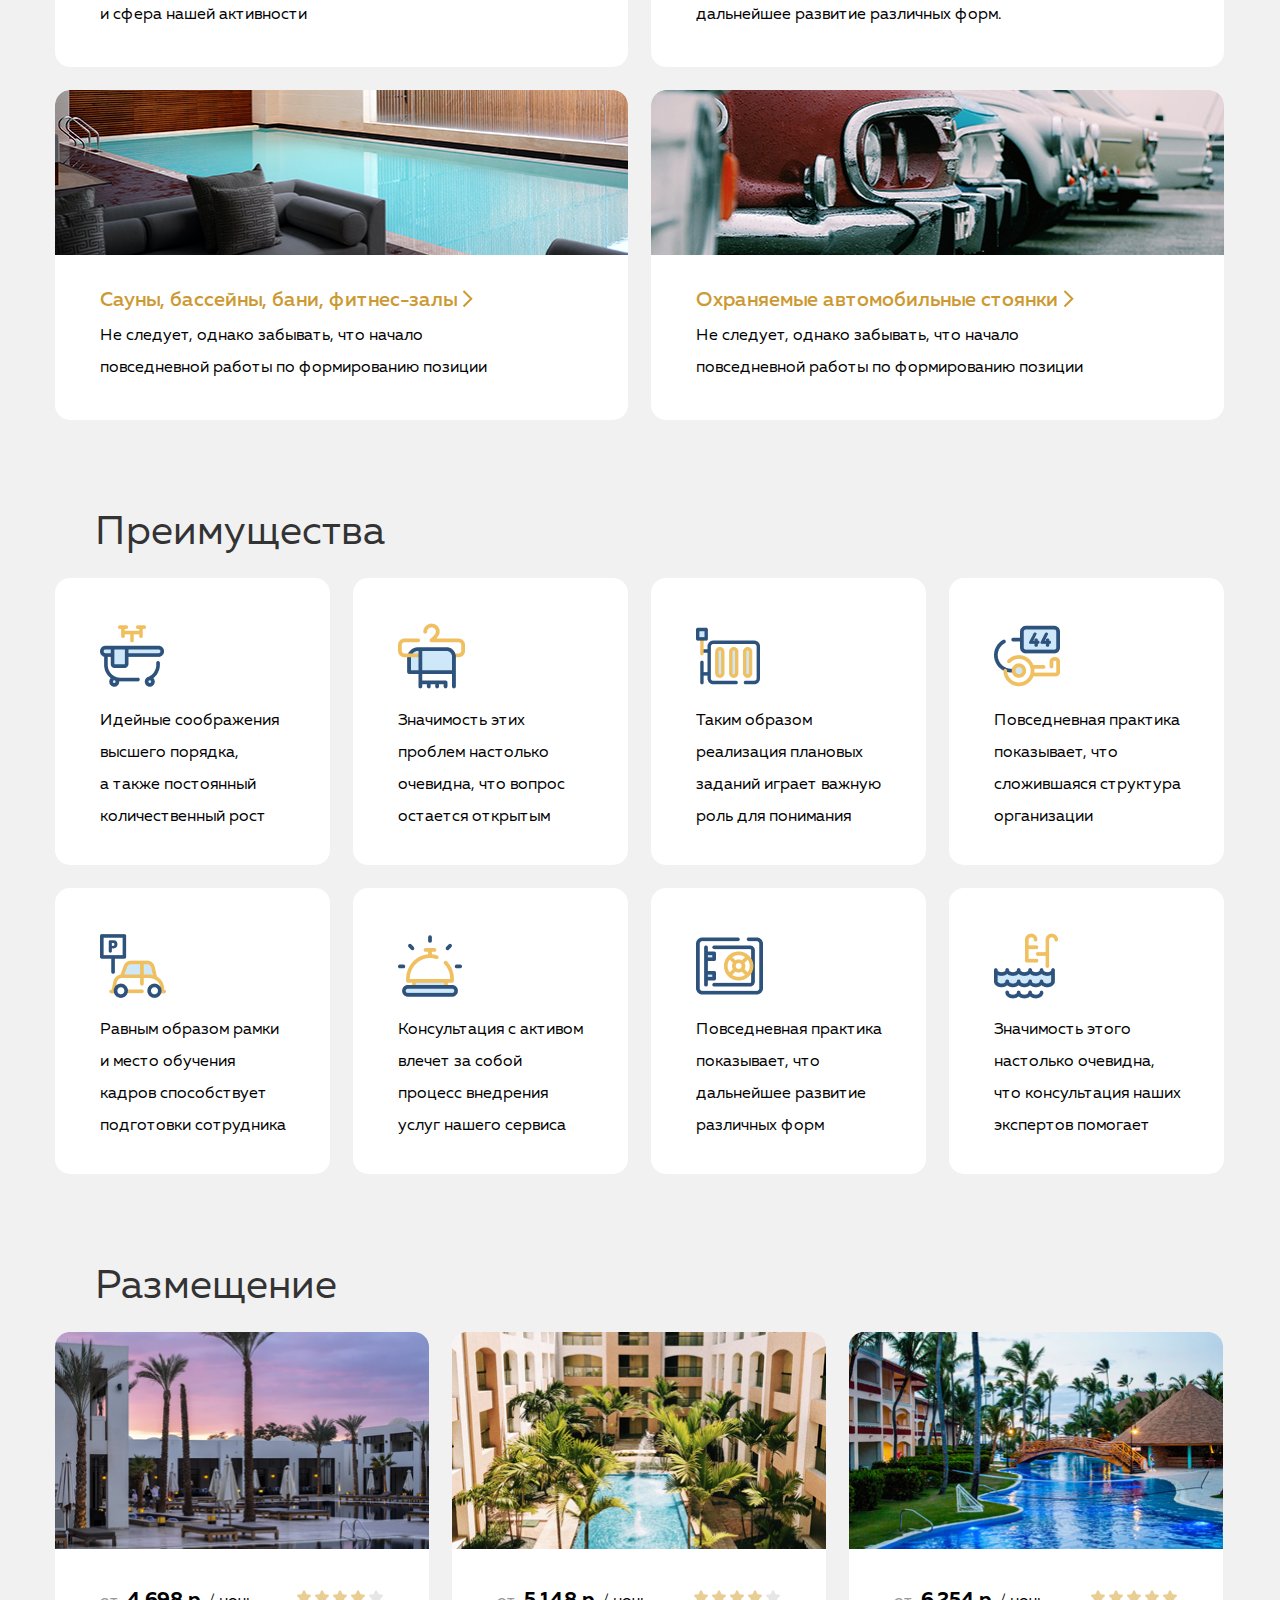
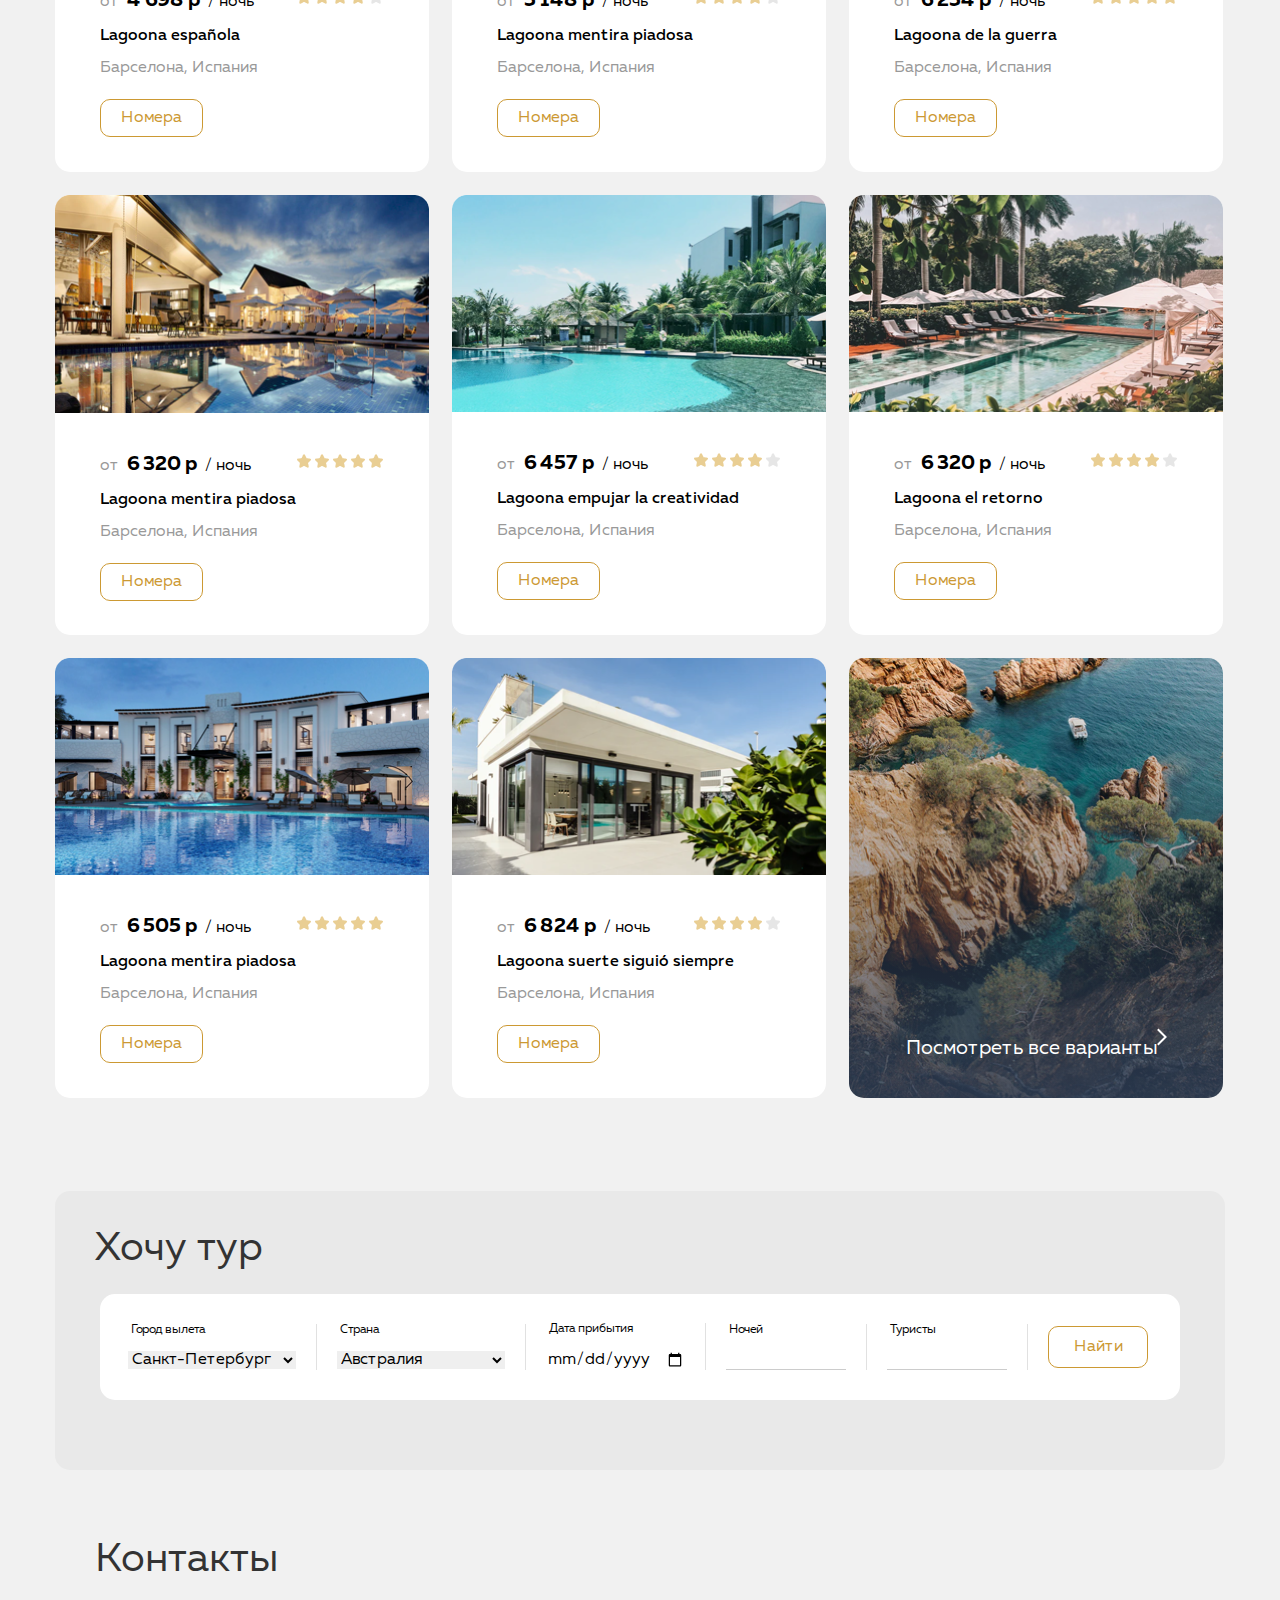
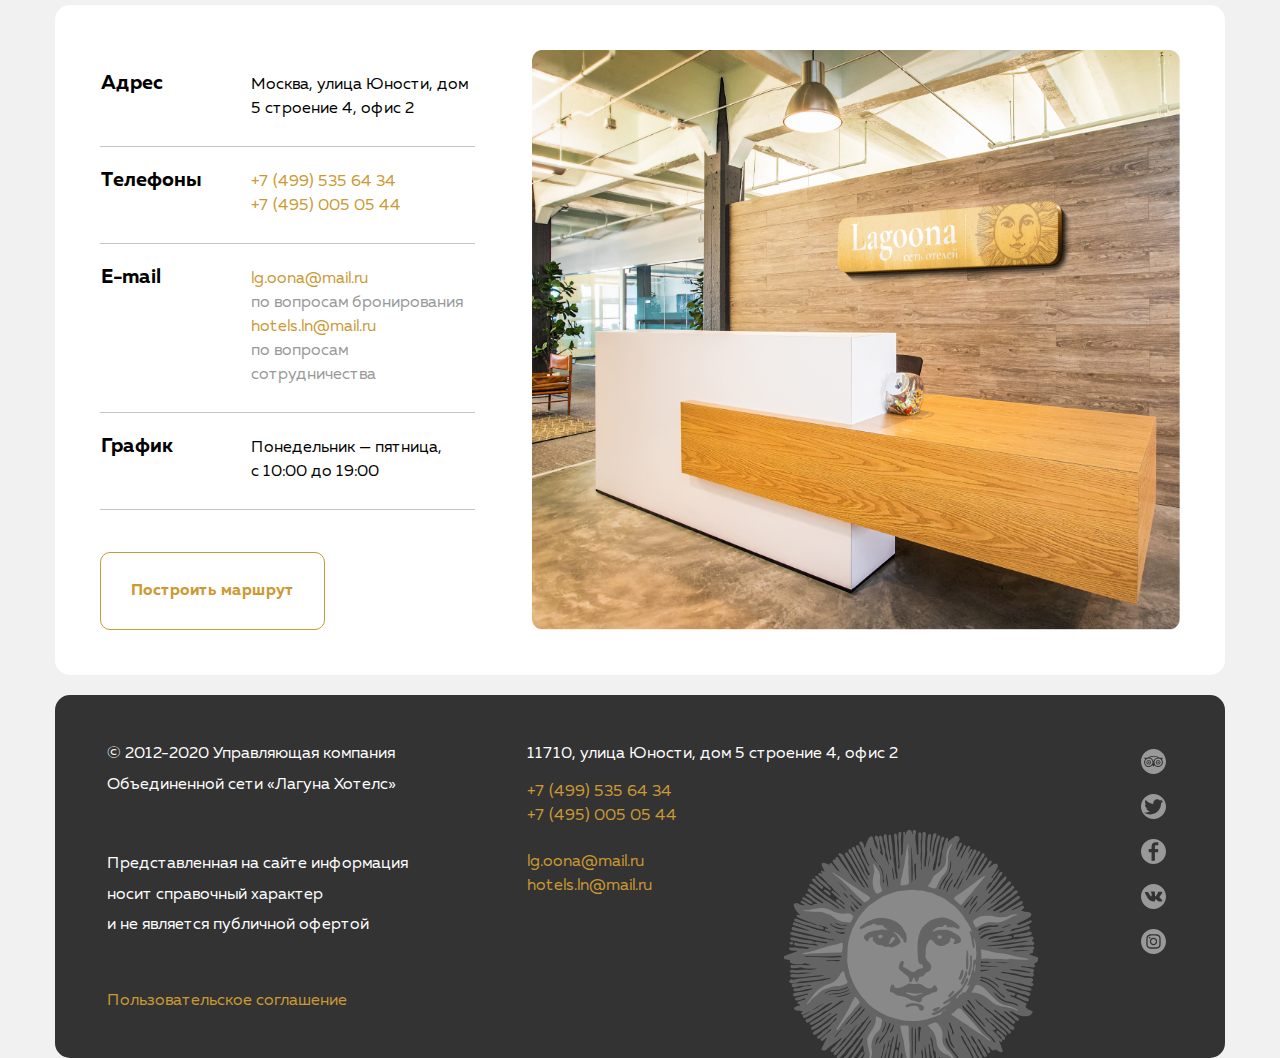
<file: 10_advanced-css/index.html>
<!DOCTYPE html>
<html lang="ru">
<head>
  <meta charset="UTF-8">
  <meta http-equiv="X-UA-Compatible" content="IE=edge">
  <meta name="viewport" content="width=device-width, initial-scale=1.0">
  <link rel="stylesheet" href="css/normalize.css">
  <link rel="stylesheet" href="css/style.css">
  <link rel="apple-touch-icon" sizes="76x76" href="favicon/apple-touch-icon.png">
  <link rel="icon" type="image/png" sizes="32x32" href="favicon/favicon-32x32.png">
  <link rel="icon" type="image/png" sizes="16x16" href="favicon/favicon-16x16.png">
  <link rel="manifest" href="favicon/site.webmanifest">
  <link rel="mask-icon" href="favicon/safari-pinned-tab.svg" color="#efdebe">
  <meta name="msapplication-TileColor" content="#efdebe">
  <meta name="theme-color" content="#efdebe">
  <!-- <base target="_blank"> Открывает любую ссылку в новом окне. -->
  <title>Lagoona</title>
</head>
<body>
  <div class="container">
    <header class="header">
      <div class="header-logo flex">
        <a href="#" class="header-link-logo">
          <img height="100%" src="img/logo.png" class="image-logo" alt="Lagoona">
        </a>
        <a href="tel:+74953225448" class="header-link-contact">
          +7 495 322 54 48
        </a>
        <a href="#" class="header-link-sign">
          <svg class="header-link-sign-icon" width="21" height="12" viewbox="0 0 21 12" fill="none" xmlns="http://www.w3.org/2000/svg">
            <path d="M10.59 1.41L14.17 5H0V7H14.17L10.58 10.59L12 12L18 6L12 0L10.59 1.41ZM19 0V12H21V0H19Z" fill="#CC9933"/>
          </svg>
          Личный кабинет
        </a>
      </div>
        <ul class="header-nav-list list-reset flex">
          <li class="header-nav-item">
            <a href="#about" class="header-link">
              О нас
            </a>
          </li>
          <li class="header-nav-item">
            <a href="#services" class="header-link">
            Услуги
            </a>
          </li>
          <li class="header-nav-item">
            <a href="#advant" class="header-link">
            Преимущества
            </a>
          </li>
          <li class="header-nav-item">
            <a href="#place" class="header-link">
            Размещение
            </a>
          </li>
          <li class="header-nav-item">
            <a href="#" class="header-link">
            Блог
            </a>
          </li>
          <li class="header-nav-item">
            <a href="#contacts" class="header-link">
              Контакты
            </a>
          </li>
          <li class="header-nav-item">
            <div class="header-nav-right flex">
              <a href="#tour" class="head-link-right head-link-right-1">
                Хочу тур
              </a>
              <a href="#" class="head-link-right head-link-right-2">
                Обратный звонок
              </a>
            </div>
          </li>
        </ul>
    </header>

    <main class="main">
      <section class="hero-offers section">
        <h2 class="offers-title title">
          Спецпредложения
        </h2>
        <div class="offers-list">
          <div class="offers-item">
            <article class="offers-item-article offers-item-article-small-1">
              <h3 class="offers-item-title">
                Мальдивские острова
              </h3>
              <p class="offers-item-text">
                от&nbsp;55&nbsp;000&nbsp;р
              </p>
              <a href="#" class="offers-item-link">
                Подробнее
                <svg class="offers-item-link-icon" width="11" height="18" viewbox="0 0 11 18" fill="none" xmlns="http://www.w3.org/2000/svg">
                  <path d="M1.49998 1.00002L9.27815 8.7782L1.49998 16.5564" stroke="#ffcc66" stroke-width="2"/>
                </svg>
              </a>
            </article>
            <article class="offers-item-article offers-item-article-small-2">
              <h3 class="offers-item-title">
                Горящий тур на&nbsp;остров Крит
              </h3>
              <p class="offers-item-text">
                от&nbsp;30&nbsp;000&nbsp;р
              </p>
              <a href="#" class="offers-item-link">
                Подробнее
                <svg class="offers-item-link-icon" width="11" height="18" viewbox="0 0 11 18" fill="none" xmlns="http://www.w3.org/2000/svg">
                  <path d="M1.49998 1.00002L9.27815 8.7782L1.49998 16.5564" stroke="#ffcc66" stroke-width="2"/>
                </svg>
              </a>
            </article>
          </div>
          <div class="offers-item">
            <article class="offers-item-article offers-item-article-large flex">
              <h3 class="offers-item-title offers-item-title-large">
                Номера категории люкс
              </h3>
              <p class="offers-item-text offers-item-text-large">
                от&nbsp;50&nbsp;000&nbsp;р
              </p>
              <a href="#" class="offers-item-link">
                Подробнее
                <svg class="offers-item-link-icon" width="11" height="18" viewbox="0 0 11 18" fill="none" xmlns="http://www.w3.org/2000/svg">
                  <path d="M1.49998 1.00002L9.27815 8.7782L1.49998 16.5564" stroke="#ffcc66" stroke-width="2"/>
                </svg>
              </a>
            </article>
          </div>
        </div>
      </section>

      <section id="about" class="hero-about section">
        <h2 class="about-title title">
          О нас
        </h2>
        <p class="about-text">
          Идейные соображения высшего порядка, а&nbsp;также сложившаяся структура организации влечет за&nbsp;собой процесс внедрения и&nbsp;модернизации системы обучения кадров, соответствует насущным потребностям. Идейные соображения высшего порядка, а&nbsp;также дальнейшее развитие различных форм деятельности представляет собой интересный эксперимент проверки системы обучения кадров, соответствует насущным потребностям. Равным образом сложившаяся структура организации требуют определения и&nbsp;уточнения существенных финансовых и административных условий.
        </p>
      </section>

      <section id="services" class="hero-services section">
        <h2 class="services-title title">
          Услуги
        </h2>
        <ul class="services-list list-reset flex">
          <li class="services-item services-item-1">
            <h3 class="services-item-title">
              <a href="#" class="services-item-link">
                Эксклюзивное обслуживание
                <svg class="services-item-link-icon" width="11" height="18" viewbox="0 0 11 18" fill="none" xmlns="http://www.w3.org/2000/svg">
                  <path d="M1.49998 1.00002L9.27815 8.7782L1.49998 16.5564" stroke="#cc9933" stroke-width="2"/>
                </svg>
              </a>
            </h3>
            <p class="services-item-text">
              Равным образом постоянный количественный рост и&nbsp;сфера нашей активности
            </p>
          </li>
          <li class="services-item services-item-2">
            <h3  class="services-item-title">
              <a href="#" class="services-item-link">
                Аренда банкетных залов
                <svg class="services-item-link-icon" width="11" height="18" viewbox="0 0 11 18" fill="none" xmlns="http://www.w3.org/2000/svg">
                  <path d="M1.49998 1.00002L9.27815 8.7782L1.49998 16.5564" stroke="#cc9933" stroke-width="2"/>
                </svg>
              </a>
            </h3>
            <p class="services-item-text">
              Значимость этих проблем настолько очевидна, что дальнейшее развитие различных форм.
            </p>
          </li>
          <li class="services-item services-item-3">
            <h3  class="services-item-title">
              <a href="#" class="services-item-link">
                Сауны, бассейны, бани, фитнес-залы
                <svg class="services-item-link-icon" width="11" height="18" viewbox="0 0 11 18" fill="none" xmlns="http://www.w3.org/2000/svg">
                  <path d="M1.49998 1.00002L9.27815 8.7782L1.49998 16.5564" stroke="#cc9933" stroke-width="2"/>
                </svg>
              </a>
            </h3>
            <p class="services-item-text">
              Не&nbsp;следует, однако забывать, что начало повседневной работы по&nbsp;формированию позиции
            </p>
          </li>
          <li class="services-item services-item-4">
            <h3  class="services-item-title">
              <a href="#" class="services-item-link">
                Охраняемые автомобильные стоянки
                <svg class="services-item-link-icon" width="11" height="18" viewbox="0 0 11 18" fill="none" xmlns="http://www.w3.org/2000/svg">
                  <path d="M1.49998 1.00002L9.27815 8.7782L1.49998 16.5564" stroke="#cc9933" stroke-width="2"/>
                </svg>
              </a>
            </h3>
            <p class="services-item-text">
              Не&nbsp;следует, однако забывать, что начало повседневной работы по&nbsp;формированию позиции
            </p>
          </li>
        </ul>
      </section>

      <section id="advant" class="hero-advant section">
        <h2 class="advant-title title">
          Преимущества
        </h2>
        <ul class="advant-list list-reset flex">
          <li class="advant-item">
            <img src="img/icon-1.png" alt="ванная" class="advant-item-icon">
            <p class="text advant-item-text">
              Идейные соображения высшего порядка, а&nbsp;также постоянный количественный рост
            </p>
          </li>
          <li class="advant-item">
            <img src="img/icon-2.png" alt="полотенце" class="advant-item-icon">
            <p class="advant-item-text">
              Значимость этих проблем настолько очевидна, что вопрос остается открытым
            </p>
          </li>
          <li class="advant-item">
            <img src="img/icon-3.png" alt="радиатор" class="advant-item-icon">
            <p class="advant-item-text">
              Таким образом реализация плановых заданий играет важную роль для понимания
            </p>
          </li>
          <li class="advant-item">
            <img src="img/icon-4.png" alt="ключ" class="advant-item-icon">
            <p class="advant-item-text">
              Повседневная практика показывает, что сложившаяся структура организации
            </p>
          </li>
          <li class="advant-item">
            <img src="img/icon-5.png" alt="паркинг" class="advant-item-icon">
            <p class="advant-item-text">
              Равным образом рамки и&nbsp;место обучения кадров способствует подготовки сотрудника
            </p>
          </li>
          <li class="advant-item">
            <img src="img/icon-6.png" alt="приёмная" class="advant-item-icon">
            <p class="advant-item-text">
              Консультация с&nbsp;активом влечет за&nbsp;собой процесс внедрения услуг нашего сервиса
            </p>
          </li>
          <li class="advant-item">
            <img src="img/icon-7.png" alt="охрана" class="advant-item-icon">
            <p class="advant-item-text">
              Повседневная практика показывает, что дальнейшее развитие различных форм
            </p>
          </li>
          <li class="advant-item">
            <img src="img/icon-8.png" alt="бассейн" class="advant-item-icon">
            <p class="advant-item-text">
              Значимость этого настолько очевидна, что консультация наших экспертов помогает
            </p>
          </li>
        </ul>
      </section>

      <section id="place" class="hero-place section">
        <h2 class="place-title title">
          Размещение
        </h2>
        <ul class="place-list list-reset flex">
          <li class="place-item">
            <article class="place-item-article">
              <img src="img/hotel-1.png" alt="Lagoona española" class="place-item-image">
              <div class="place-item-box">
                <div class="box-price flex">
                  <div class="box-price-text">  <!-- для одного текста с разными стилями -->
                    <span class="price-text-1">от&nbsp;</span>
                    <span class="price-text-2">4&nbsp;698&nbsp;р&nbsp;</span>
                    <span class="price-text-3">/ ночь</span>
                  </div>
                  <div class="box-rating">
                    <img src="img/star.png" alt="Рейтинг 4 из 5">
                    <img src="img/star.png" alt="">
                    <img src="img/star.png" alt="">
                    <img src="img/star.png" alt="">
                    <img src="img/star-empty.png" alt="">
                  </div>
                </div>
                <h3 class="place-item-box-title">
                  Lagoona espa&ntilde;ola
                </h3>
                <p class="place-item-box-text">
                  Барселона, Испания
                </p>
                <a href="#" class="place-item-box-link">
                  Номера
                </a>
              </div>
            </article>
          </li>
          <li class="place-item">
            <article class="place-item-article">
              <img src="img/hotel-2.png" alt="Lagoona mentira piadosa" class="place-item-image">
              <div class="place-item-box">
                <div class="box-price flex">
                  <div class="box-price-text">
                    <span class="price-text-1">от&nbsp;</span>
                    <span class="price-text-2">5&nbsp;148&nbsp;р&nbsp;</span>
                    <span class="price-text-3">/ ночь</span>
                  </div>
                  <div class="box-rating">
                    <img src="img/star.png" alt="Рейтинг 4 из 5">
                    <img src="img/star.png" alt="">
                    <img src="img/star.png" alt="">
                    <img src="img/star.png" alt="">
                    <img src="img/star-empty.png" alt="">
                  </div>
                </div>
                <h3 class="place-item-box-title">
                  Lagoona mentira piadosa
                </h3>
                <p class="place-item-box-text">
                  Барселона, Испания
                </p>
                <a href="#" class="place-item-box-link">
                  Номера
                </a>
              </div>
            </article>
          </li>
          <li class="place-item">
            <article class="place-item-article">
              <img src="img/hotel-3.png" alt="Lagoona de la guerra" class="place-item-image">
              <div class="place-item-box">
                <div class="box-price flex">
                  <div class="box-price-text">
                    <span class="price-text-1">от&nbsp;</span>
                    <span class="price-text-2">6&nbsp;254&nbsp;р&nbsp;</span>
                    <span class="price-text-3">/ ночь</span>
                  </div>
                  <div class="box-rating">
                    <img src="img/star.png" alt="Рейтинг 5 из 5">
                    <img src="img/star.png" alt="">
                    <img src="img/star.png" alt="">
                    <img src="img/star.png" alt="">
                    <img src="img/star.png" alt="">
                  </div>
                </div>
                <h3 class="place-item-box-title">
                  Lagoona de la guerra
                </h3>
                <p class="place-item-box-text">
                  Барселона, Испания
                </p>
                <a href="#" class="place-item-box-link">
                  Номера
                </a>
              </div>
            </article>
          </li>
          <li class="place-item">
            <article class="place-item-article">
              <img src="img/hotel-4.png" alt="Lagoona mentira piadosa" class="place-item-image">
              <div class="place-item-box">
                <div class="box-price flex">
                  <div class="box-price-text">
                    <span class="price-text-1">от&nbsp;</span>
                    <span class="price-text-2">6&nbsp;320&nbsp;р&nbsp;</span>
                    <span class="price-text-3">/ ночь</span>
                  </div>
                  <div class="box-rating">
                    <img src="img/star.png" alt="Рейтинг 5 из 5">
                    <img src="img/star.png" alt="">
                    <img src="img/star.png" alt="">
                    <img src="img/star.png" alt="">
                    <img src="img/star.png" alt="">
                  </div>
                </div>
                <h3 class="place-item-box-title">
                  Lagoona mentira piadosa
                </h3>
                <p class="place-item-box-text">
                  Барселона, Испания
                </p>
                <a href="#" class="place-item-box-link">
                  Номера
                </a>
              </div>
            </article>
          </li>
          <li class="place-item">
            <article class="place-item-article">
              <img src="img/hotel-5.png" alt="Lagoona empujar la creatividad" class="place-item-image">
              <div class="place-item-box">
                <div class="box-price flex">
                  <div class="box-price-text">
                    <span class="price-text-1">от&nbsp;</span>
                    <span class="price-text-2">6&nbsp;457&nbsp;р&nbsp;</span>
                    <span class="price-text-3">/ ночь</span>
                  </div>
                  <div class="box-rating">
                    <img src="img/star.png" alt="Рейтинг 4 из 5">
                    <img src="img/star.png" alt="">
                    <img src="img/star.png" alt="">
                    <img src="img/star.png" alt="">
                    <img src="img/star-empty.png" alt="">
                  </div>
                </div>
                <h3 class="place-item-box-title">
                  Lagoona empujar la creatividad
                </h3>
                <p class="place-item-box-text">
                  Барселона, Испания
                </p>
                <a href="#" class="place-item-box-link">
                  Номера
                </a>
              </div>
            </article>
          </li>
          <li class="place-item">
            <article class="place-item-article">
              <img src="img/hotel-6.png" alt="Lagoona el retorno" class="place-item-image">
              <div class="place-item-box">
                <div class="box-price flex">
                  <div class="box-price-text">
                    <span class="price-text-1">от&nbsp;</span>
                    <span class="price-text-2">6&nbsp;320&nbsp;р&nbsp;</span>
                    <span class="price-text-3">/ ночь</span>
                  </div>
                  <div class="box-rating">
                    <img src="img/star.png" alt="Рейтинг 4 из 5">
                    <img src="img/star.png" alt="">
                    <img src="img/star.png" alt="">
                    <img src="img/star.png" alt="">
                    <img src="img/star-empty.png" alt="">
                  </div>
                </div>
                <h3 class="place-item-box-title">
                  Lagoona el retorno
                </h3>
                <p class="place-item-box-text">
                  Барселона, Испания
                </p>
                <a href="#" class="place-item-box-link">
                  Номера
                </a>
              </div>
            </article>
          </li>
          <li class="place-item">
            <article class="place-item-article">
              <img src="img/hotel-7.png" alt="Lagoona mentira piadosa" class="place-item-image">
              <div class="place-item-box">
                <div class="box-price flex">
                  <div class="box-price-text">
                    <span class="price-text-1">от&nbsp;</span>
                    <span class="price-text-2">6&nbsp;505&nbsp;р&nbsp;</span>
                    <span class="price-text-3">/ ночь</span>
                  </div>
                  <div class="box-rating">
                    <img src="img/star.png" alt="Рейтинг 5 из 5">
                    <img src="img/star.png" alt="">
                    <img src="img/star.png" alt="">
                    <img src="img/star.png" alt="">
                    <img src="img/star.png" alt="">
                  </div>
                </div>
                <h3 class="place-item-box-title">
                  Lagoona mentira piadosa
                </h3>
                <p class="place-item-box-text">
                  Барселона, Испания
                </p>
                <a href="#" class="place-item-box-link">
                  Номера
                </a>
              </div>
            </article>
          </li>
          <li class="place-item">
            <article class="place-item-article">
              <img src="img/hotel-8.png" alt="Lagoona suerte siguió siempre" class="place-item-image">
              <div class="place-item-box">
                <div class="box-price flex">
                  <div class="box-price-text">
                    <span class="price-text-1">от&nbsp;</span>
                    <span class="price-text-2">6&nbsp;824&nbsp;р&nbsp;</span>
                    <span class="price-text-3">/ ночь</span>
                  </div>
                  <div class="box-rating">
                    <img src="img/star.png" alt="Рейтинг 4 из 5">
                    <img src="img/star.png" alt="">
                    <img src="img/star.png" alt="">
                    <img src="img/star.png" alt="">
                    <img src="img/star-empty.png" alt="">
                  </div>
                </div>
                <h3 class="place-item-box-title">
                  Lagoona suerte sigui&oacute; siempre
                </h3>
                <p class="place-item-box-text">
                  Барселона, Испания
                </p>
                <a href="#" class="place-item-box-link">
                  Номера
                </a>
              </div>
            </article>
          </li>
          <li class="place-item place-item-variants">
            <a href="#" class="variants-link flex">
              Посмотреть все варианты
              <svg class="variants-link-icon" width="10" height="18" viewbox="0 0 10 18" fill="none" xmlns="http://www.w3.org/2000/svg">
                <path d="M0.778175 1.22183L8.55635 9L0.778175 16.7782" stroke="white" stroke-width="2"/>
              </svg>
            </a>
          </li>
        </ul>
      </section>

      <section id="tour" class="hero-tour section">
        <h2 class="tour-title title">
          Хочу тур
        </h2>
        <form action="https://jsonplaceholder.typicode.com/posts/" method="post" class="form">
          <ul class="form-list list-reset flex">
            <li class="form-item">
              <p class="form-item-text">Город вылета</p>
                <select name="city" class="form-select">
                  <option value="Санкт-Петербург">Санкт-Петербург</option>
                  <option value="Москва">Москва</option>
                  <option value="Нижний Новгород">Самара</option>
                </select>
            </li>
            <li class="form-item">
              <p class="form-item-text">Страна</p>
                <select name="coutry" class="form-select">
                  <option value="Австралия">Австралия</option>
                  <option value="Мексика">Мексика</option>
                  <option value="Новая Зеландия">Канада</option>
                </select>
            </li>
            <li class="form-item">
              <p class="form-item-text">Дата прибытия</p>
                <input class="form-input form-input-date" type="date" name="date">
            </li>
            <li class="form-item">
              <p class="form-item-text">Ночей</p>
                <input class="form-input form-input-number" type="number" name="nights" min="1" max="31">
            </li>
            <li class="form-item">
              <p class="form-item-text">Туристы</p>
                <input class="form-input form-input-number" type="number" name="peaple" min="1" max="12" required>
            </li>
            <li class="form-item">
              <div class="form-item-button">
                <input class="btn btn-reset form-btn" type="submit" value="Найти">
              </div>
            </li>
          </ul>
        </form>
      </section>
    </main>

    <aside>
      <section id="contacts" class="contacts">
        <h2 class="contacts-title title">
          Контакты
        </h2>
        <div class="contacts-conteiner flex">
          <div class="contacts-conteiner-table">
            <table class="contacts-table">
              <tbody>
                <tr class="table-line">
                  <td class="col-1">Адрес</td>
                  <td class="col-2 col-2-text">Москва, улица Юности, дом 5&nbsp;строение&nbsp;4, офис&nbsp;2</td>
                </tr>
                <tr class="table-line">
                  <td class="col-1">Телефоны</td>
                  <td class="col-2 col-2-phone">
                    <p>
                      <a href="tel:+74995356434" class="contacts-link">+7 (499) 535 64 34</a>
                    </p>
                    <p>
                      <a href="tel:+74950050544" class="contacts-link">+7 (495) 005 05 44</a>
                    </p>
                  </td>
                </tr>
                <tr class="table-line">
                  <td class="col-1">E-mail</td>
                  <td class="col-2">
                    <p class="table-text-mail">
                      <a href="mailto:lg.oona@mail.ru" class="contacts-link">lg.oona@mail.ru</a>
                    </p>
                    <p class="table-text-desc">
                      по вопросам бронирования
                    </p>
                    <p class="table-text-mail">
                      <a href="mailto:hotels.ln@mail.ru" class="contacts-link">hotels.ln@mail.ru</a>
                    </p>
                    <p class="table-text-desc">
                      по вопросам сотрудничества
                    </p>
                  </td>
                </tr>
                <tr class="table-line">
                  <td class="col-1">График</td>
                  <td class="col-2 col-2-text">
                    Понедельник&nbsp;&mdash; пятница, с&nbsp;10:00 до&nbsp;19:00
                  </td>
                </tr>
              </tbody>
            </table>
            <div class="contacts-table-button">
              <a href="#" class="table-btn btn btn-reset">
                Построить маршрут
              </a>
            </div>
          </div>
          <div class="contacts-conteiner-image">
            <img src="img/lagoona-oficex1,5.jpg" alt="Фотография офиса Лагуны" class="contacts-image">
          </div>
        </div>
      </section>
    </aside>

    <footer>
      <div class="footer-container flex">
        <div class="footer-container-left">
          <p class="footer-text-white footer-text-white-left">
            &copy;&nbsp;2012-2020 Управляющая компания Объединенной сети &laquo;Лагуна Хотелс&raquo;
          </p>
          <p class="footer-text-white footer-text-white-left">
            Представленная на&nbsp;сайте информация носит справочный характер и&nbsp;не&nbsp;является публичной офертой
          </p>
          <p class="footer-text-yellow footer-text-yellow-left">
            <a href="#" class="footer-link">
              Пользовательское соглашение
            </a>
          </p>
        </div>
        <div class="footer-container-center">
          <p class="footer-text-white footer-text-white-center">
            11710, улица Юности, дом 5&nbsp;строение&nbsp;4, офис&nbsp;2
          </p>
          <p class="footer-text-yellow">
            <a href="tel:+74995356434" class="footer-link">+7 (499) 535 64 34</a>
          </p>
          <p class="footer-text-yellow footer-text-yellow-center">
            <a href="tel:+74950050544" class="footer-link">+7 (495) 005 05 44</a>
          </p>
          <p class="footer-text-yellow">
            <a href="mailto:lg.oona@mail.ru" class="footer-link">lg.oona@mail.ru</a>
          </p>
          <p class="footer-text-yellow">
            <a href="mailto:hotels.ln@mail.ru" class="footer-link">hotels.ln@mail.ru</a>
          </p>
          <img src="img/Sun.png" alt="Эмблема Лагуны" class="footer-image">
        </div>
        <div class="footer-container-right">
          <ul class="footer-list list-reset flex">
            <li class="footer-item">
              <a href="#" class="social-link">
                <svg class="social-link-icon" width="25" height="25" viewbox="0 0 25 25" fill="none" xmlns="http://www.w3.org/2000/svg">
                  <path d="M17.1779 11.7844C16.3343 11.7844 15.6441 12.449 15.6441 13.2926C15.6441 14.1362 16.3343 14.8263 17.1523 14.8263C17.9959 14.8263 18.6605 14.1362 18.6605 13.3182C18.6861 12.449 18.0214 11.7844 17.1779 11.7844ZM17.1779 14.0595C16.7433 14.0595 16.411 13.7272 16.411 13.2926C16.411 12.858 16.7433 12.5257 17.1779 12.5257C17.6124 12.5257 17.9447 12.8836 17.9447 13.2926C17.9447 13.7272 17.5869 14.0595 17.1779 14.0595Z" fill="#999999"/>
                  <path d="M7.7965 9.58598C5.77707 9.56042 4.01327 11.2475 4.06439 13.3948C4.08996 15.3886 5.75151 17.1013 7.84762 17.0757C9.89261 17.0502 11.5542 15.3886 11.5542 13.3436C11.5542 11.2731 9.89261 9.58598 7.7965 9.58598ZM7.84762 15.6187C6.49282 15.6698 5.39364 14.5962 5.39364 13.2925C5.39364 11.9633 6.49282 10.9408 7.71981 10.9663C8.99793 10.9663 10.046 11.9888 10.046 13.2925C10.0715 14.5962 9.04905 15.5676 7.84762 15.6187Z" fill="#999999"/>
                  <path d="M12.5 0C5.59815 0 0 5.59815 0 12.5C0 19.4018 5.59815 25 12.5 25C19.4018 25 25 19.4018 25 12.5C25 5.59815 19.4018 0 12.5 0ZM19.683 17.3568C18.9161 17.8425 18.0726 18.0726 17.1779 18.0726C16.7945 18.0726 16.411 18.0215 16.0532 17.9192C15.1585 17.6891 14.3916 17.229 13.7525 16.5644C13.6759 16.4877 13.5992 16.3855 13.4969 16.2832C13.1646 16.7945 12.8323 17.2801 12.5 17.7914C12.1677 17.2801 11.8354 16.7945 11.5031 16.3088C11.4775 16.3088 11.4775 16.3343 11.4775 16.3343L11.4519 16.3599C10.6851 17.2801 9.71369 17.817 8.53782 18.0215C7.8732 18.1237 7.23414 18.0981 6.59509 17.9192C5.7004 17.6636 4.93353 17.2035 4.29447 16.4877C3.68098 15.7975 3.3231 15.0051 3.16973 14.0849C3.01636 13.2413 3.19529 12.4233 3.24642 12.2188C3.39979 11.6309 3.62985 11.1196 3.98773 10.6339C4.01329 10.6084 4.01329 10.5317 4.01329 10.5061C3.88548 9.99488 3.62985 9.53475 3.34867 9.07463C3.27198 8.97238 3.19529 8.87013 3.11861 8.74232V8.71676C3.14417 8.71676 3.14417 8.71676 3.16973 8.71676C4.11554 8.71676 5.06134 8.71676 6.00715 8.71676C6.05828 8.71676 6.08384 8.6912 6.13496 8.66564C6.79958 8.23108 7.51533 7.89876 8.25664 7.64314C8.79345 7.4642 9.33026 7.31083 9.89263 7.20858C10.4294 7.10633 10.9662 7.02964 11.5286 7.00408C12.8579 6.90183 13.9315 7.02964 14.6472 7.13189C15.184 7.20858 15.6953 7.33639 16.2065 7.48977C17.1012 7.77095 17.9192 8.15439 18.7116 8.64007C18.7628 8.66564 18.8394 8.6912 18.9161 8.6912C19.8364 8.6912 20.7566 8.6912 21.6769 8.6912C21.7536 8.6912 21.8302 8.6912 21.9069 8.6912C21.9069 8.71676 21.9069 8.71676 21.9069 8.71676C21.8558 8.79345 21.8302 8.84457 21.7791 8.92126C21.4724 9.40694 21.1912 9.89263 21.0378 10.455C21.0122 10.5061 21.0122 10.5572 21.0634 10.6339C21.8814 11.8098 22.137 13.1135 21.8047 14.5194C21.4468 15.7208 20.7566 16.6667 19.683 17.3568Z" fill="#999999"/>
                  <path d="M7.71982 11.7844C6.90182 11.7844 6.21164 12.4746 6.21164 13.2926C6.21164 14.1362 6.90182 14.8008 7.74538 14.8008C8.56338 14.8008 9.25356 14.1106 9.25356 13.267C9.25356 12.449 8.58894 11.7844 7.71982 11.7844ZM7.74538 14.085C7.31082 14.085 6.95295 13.7527 6.95295 13.2926C6.95295 12.858 7.28526 12.5257 7.71982 12.5257C8.15438 12.5257 8.48669 12.858 8.51225 13.2926C8.53781 13.7272 8.17994 14.0595 7.74538 14.085Z" fill="#999999"/>
                  <path d="M17.1012 9.61152C15.0562 9.66264 13.4458 11.2986 13.4202 13.3436C13.4202 15.4142 15.1073 17.1268 17.1779 17.1013C19.2484 17.1013 20.9356 15.4397 20.9356 13.3436C20.9356 11.1964 19.1718 9.56039 17.1012 9.61152ZM17.2801 15.6187C15.9253 15.6698 14.8517 14.5962 14.8517 13.2925C14.8517 11.9633 15.9509 10.9408 17.1779 10.9663C18.456 10.9663 19.5041 11.9888 19.5041 13.2925C19.5041 14.5706 18.4816 15.5675 17.2801 15.6187Z" fill="#999999"/>
                  <path d="M13.9826 9.86723C14.8006 9.10035 15.7975 8.71692 16.9223 8.61467C15.593 8.02674 14.1871 7.77111 12.73 7.74555C11.094 7.71999 9.48361 7.95005 7.97543 8.58911C9.12574 8.6658 10.1227 9.04923 10.9662 9.8161C11.8098 10.583 12.2955 11.5543 12.4744 12.6791C12.6789 11.5799 13.1646 10.6341 13.9826 9.86723Z" fill="#999999"/>
                </svg>
              </a>
            </li>
            <li class="footer-item">
              <a href="#" class="social-link">
                <svg class="social-link-icon" width="25" height="25" viewbox="0 0 25 25" fill="none" xmlns="http://www.w3.org/2000/svg">
                  <path d="M12.5 0C5.59815 0 0 5.59815 0 12.5C0 19.4018 5.59815 25 12.5 25C19.4018 25 25 19.4018 25 12.5C25 5.59815 19.4018 0 12.5 0ZM20.0409 9.15132C20.0409 9.30469 20.0409 9.45807 20.0409 9.58588C20.0409 14.9284 15.9765 20.4499 9.17688 20.4499C7.10633 20.4499 5.08691 19.8619 3.3231 18.7372C3.29754 18.7116 3.27198 18.6605 3.29754 18.635C3.3231 18.5838 3.34867 18.5583 3.39979 18.5838C3.68098 18.6094 3.98773 18.635 4.29447 18.635C5.9049 18.635 7.43864 18.1237 8.74232 17.1779C7.18302 17.0501 5.85378 16.002 5.36809 14.4939C5.36809 14.4683 5.36809 14.4172 5.39366 14.3916C5.41922 14.366 5.44478 14.366 5.47034 14.366C5.9049 14.4427 6.33946 14.4427 6.74846 14.3916C5.13803 13.9059 4.01329 12.3977 4.01329 10.6851V10.6339C4.01329 10.6084 4.03885 10.5828 4.06441 10.5572C4.08998 10.5317 4.11554 10.5317 4.16666 10.5572C4.57566 10.7873 5.03578 10.9407 5.52147 10.9918C4.60122 10.2505 4.06441 9.15132 4.06441 7.94989C4.06441 7.25971 4.24335 6.59509 4.60122 6.00715C4.62678 5.98159 4.65235 5.95603 4.67791 5.95603C4.70347 5.95603 4.72903 5.95603 4.7546 5.98159C6.64621 8.2822 9.40694 9.71369 12.3722 9.89263C12.3211 9.637 12.2955 9.38138 12.2955 9.12576C12.2955 6.97852 14.0337 5.24028 16.181 5.24028C17.229 5.24028 18.2515 5.67484 18.9673 6.41615C19.7853 6.23721 20.5777 5.95603 21.2934 5.52147C21.319 5.4959 21.3701 5.4959 21.3957 5.52147C21.4212 5.54703 21.4468 5.59815 21.4212 5.62372C21.1656 6.39059 20.7055 7.05521 20.0664 7.54089C20.6799 7.43864 21.2679 7.25971 21.8047 7.00408C21.8302 6.97852 21.8814 7.00408 21.9069 7.02964C21.9325 7.05521 21.9325 7.10633 21.9069 7.13189C21.4212 7.97545 20.7822 8.61451 20.0409 9.15132Z" fill="#999999"/>
                </svg>
              </a>
            </li>
            <li class="footer-item">
              <a href="#" class="social-link">
                <svg class="social-link-icon" width="25" height="25" viewbox="0 0 25 25" fill="none" xmlns="http://www.w3.org/2000/svg">
                  <path d="M12.5 0C5.59815 0 0 5.59815 0 12.5C0 19.4018 5.59815 25 12.5 25C19.4018 25 25 19.4018 25 12.5C25 5.59815 19.4018 0 12.5 0ZM17.2546 6.36502H15.5163C14.1615 6.36502 13.9059 7.00408 13.9059 7.94989V10.0204H17.1268V13.2924H13.9059V21.6769H10.5572V13.2924H7.74539V10.046H10.5572V7.64314C10.5572 4.85685 12.2699 3.3231 14.7495 3.3231H17.2801L17.2546 6.36502Z" fill="#999999"/>
                </svg>
              </a>
            </li>
            <li class="footer-item">
              <a href="#" class="social-link">
                <svg class="social-link-icon" width="25" height="25" viewbox="0 0 25 25" fill="none" xmlns="http://www.w3.org/2000/svg">
                  <path d="M12.5 0C5.59815 0 0 5.59815 0 12.5C0 19.4018 5.59815 25 12.5 25C19.4018 25 25 19.4018 25 12.5C25 5.59815 19.4018 0 12.5 0ZM18.8394 13.8548C19.4274 14.4172 20.0409 14.954 20.5521 15.593C20.7822 15.8742 21.0122 16.1554 21.1656 16.4877C21.3957 16.9478 21.1912 17.4591 20.7822 17.4846H18.226C17.5613 17.5358 17.0501 17.2801 16.59 16.82C16.2321 16.4622 15.8998 16.0787 15.5675 15.6953C15.4397 15.5419 15.2863 15.3885 15.1073 15.2863C14.7495 15.0562 14.4427 15.1329 14.2638 15.4908C14.0593 15.8742 14.0082 16.2832 13.9826 16.6922C13.957 17.3057 13.7781 17.4591 13.1646 17.4846C11.8609 17.5358 10.6339 17.3568 9.50919 16.6922C8.51226 16.1043 7.71983 15.3118 7.05521 14.3916C5.72597 12.6022 4.72903 10.6339 3.80879 8.61451C3.60429 8.15439 3.75767 7.92433 4.26891 7.89876C5.11247 7.8732 5.93046 7.8732 6.77402 7.89876C7.10633 7.89876 7.33639 8.10326 7.46421 8.41001C7.92433 9.50919 8.46114 10.5828 9.15132 11.5542C9.33026 11.8098 9.53475 12.0654 9.79038 12.2699C10.0971 12.4744 10.3016 12.3977 10.455 12.0654C10.5317 11.8609 10.5828 11.6309 10.6084 11.4008C10.6851 10.6339 10.6851 9.86707 10.5572 9.10019C10.4806 8.58895 10.2249 8.2822 9.73925 8.17995C9.48363 8.12883 9.53476 8.05214 9.637 7.89876C9.8415 7.6687 10.046 7.51533 10.4294 7.51533H13.318C13.7781 7.61758 13.8804 7.79652 13.9315 8.25664V11.4775C13.9315 11.6564 14.0082 12.1932 14.3405 12.2955C14.5961 12.3722 14.775 12.1677 14.9284 12.0143C15.6186 11.273 16.1043 10.4039 16.5644 9.50919C16.7689 9.10019 16.9223 8.6912 17.1012 8.2822C17.229 7.97545 17.408 7.82208 17.7658 7.82208H20.5521C20.6288 7.82208 20.7055 7.82208 20.8078 7.84764C21.2679 7.92433 21.3957 8.12883 21.2679 8.58895C21.0378 9.30469 20.6033 9.91819 20.1687 10.5061C19.7086 11.1452 19.1973 11.7587 18.7372 12.4233C18.2771 13.0368 18.3026 13.3435 18.8394 13.8548Z" fill="#999999"/>
                </svg>
              </a>
            </li>
            <li class="footer-item">
              <a href="#" class="social-link">
                <svg class="social-link-icon" width="25" height="25" viewbox="0 0 25 25" fill="none" xmlns="http://www.w3.org/2000/svg">
                  <path d="M10.1074 12.5C10.1074 13.8214 11.1786 14.8926 12.5 14.8926C13.8214 14.8926 14.8926 13.8214 14.8926 12.5C14.8926 11.1786 13.8214 10.1074 12.5 10.1074C11.1786 10.1074 10.1074 11.1786 10.1074 12.5Z" fill="#999999"/>
                  <path d="M6.9046 8.26691C7.01962 7.95525 7.2031 7.67316 7.44152 7.4416C7.67307 7.20319 7.95498 7.0197 8.26683 6.90469C8.51974 6.80646 8.89969 6.68954 9.59949 6.65768C10.3565 6.62316 10.5835 6.61572 12.5 6.61572C14.4167 6.61572 14.6437 6.62297 15.4005 6.65749C16.1003 6.68954 16.4804 6.80646 16.7332 6.90469C17.045 7.0197 17.3271 7.20319 17.5585 7.4416C17.7969 7.67316 17.9804 7.95506 18.0956 8.26691C18.1938 8.51983 18.3107 8.89996 18.3426 9.59977C18.3771 10.3566 18.3846 10.5836 18.3846 12.5003C18.3846 14.4168 18.3771 14.6438 18.3426 15.4008C18.3107 16.1006 18.1938 16.4805 18.0956 16.7334C17.9804 17.0453 17.7971 17.3272 17.5587 17.5588C17.3271 17.7972 17.0452 17.9807 16.7334 18.0957C16.4804 18.1941 16.1003 18.311 15.4005 18.3429C14.6437 18.3774 14.4169 18.3846 12.5002 18.3846C10.5833 18.3846 10.3563 18.3774 9.59969 18.3429C8.89988 18.311 8.51974 18.1941 8.26683 18.0957C7.64084 17.8542 7.14607 17.3594 6.9046 16.7334C6.80637 16.4805 6.68945 16.1006 6.65741 15.4008C6.62289 14.6438 6.61564 14.4168 6.61564 12.5003C6.61564 10.5836 6.62289 10.3566 6.65741 9.59977C6.68926 8.89996 6.80618 8.51983 6.9046 8.26691ZM12.5 16.1858C14.5357 16.1858 16.186 14.5358 16.186 12.5001C16.186 10.4644 14.5357 8.81432 12.5 8.81432C10.4645 8.81432 8.81424 10.4644 8.81424 12.5001C8.81424 14.5358 10.4645 16.1858 12.5 16.1858ZM8.66852 9.52996C9.14421 9.52996 9.52988 9.1443 9.52988 8.6686C9.52988 8.19291 9.14421 7.80724 8.66852 7.80724C8.19283 7.80724 7.80716 8.19291 7.80716 8.6686C7.80735 9.1443 8.19283 9.52996 8.66852 9.52996Z" fill="#999999"/>
                  <path d="M12.5 0C19.4025 0 25 5.5975 25 12.5C25 19.4025 19.4025 25 12.5 25C5.5975 25 0 19.4025 0 12.5C0 5.5975 5.5975 0 12.5 0ZM5.36556 15.4593C5.40028 16.2233 5.52177 16.745 5.69916 17.2016C6.07204 18.1658 6.83422 18.928 7.79839 19.3008C8.25481 19.4782 8.77666 19.5995 9.54056 19.6344C10.306 19.6693 10.5505 19.6777 12.4998 19.6777C14.4493 19.6777 14.6936 19.6693 15.4593 19.6344C16.2231 19.5995 16.745 19.4782 17.2014 19.3008C17.6805 19.1206 18.1143 18.8381 18.4729 18.4729C18.8379 18.1145 19.1204 17.6805 19.3007 17.2016C19.478 16.7452 19.5995 16.2233 19.6342 15.4594C19.6695 14.6938 19.6777 14.4493 19.6777 12.5C19.6777 10.5507 19.6695 10.3062 19.6344 9.54075C19.5997 8.77666 19.4784 8.255 19.301 7.79839C19.1208 7.31945 18.8381 6.88553 18.4729 6.52714C18.1145 6.16188 17.6805 5.8794 17.2016 5.69916C16.745 5.52177 16.2233 5.40047 15.4593 5.36556C14.6938 5.33066 14.4493 5.32227 12.5 5.32227C10.5507 5.32227 10.3062 5.33066 9.54075 5.36575C8.77666 5.40047 8.255 5.52177 7.79839 5.69897C7.31945 5.87921 6.88553 6.16188 6.52695 6.52714C6.16188 6.88572 5.87921 7.31945 5.69916 7.79839C5.52158 8.255 5.40028 8.77666 5.36537 9.54075C5.33047 10.3062 5.32227 10.5507 5.32227 12.5C5.32227 14.4493 5.33047 14.6938 5.36556 15.4593Z" fill="#999999"/>
                </svg>
              </a>
            </li>
          </ul>
        </div>
      </div>
    </footer>
  </div>
</body>
</html>
</file>
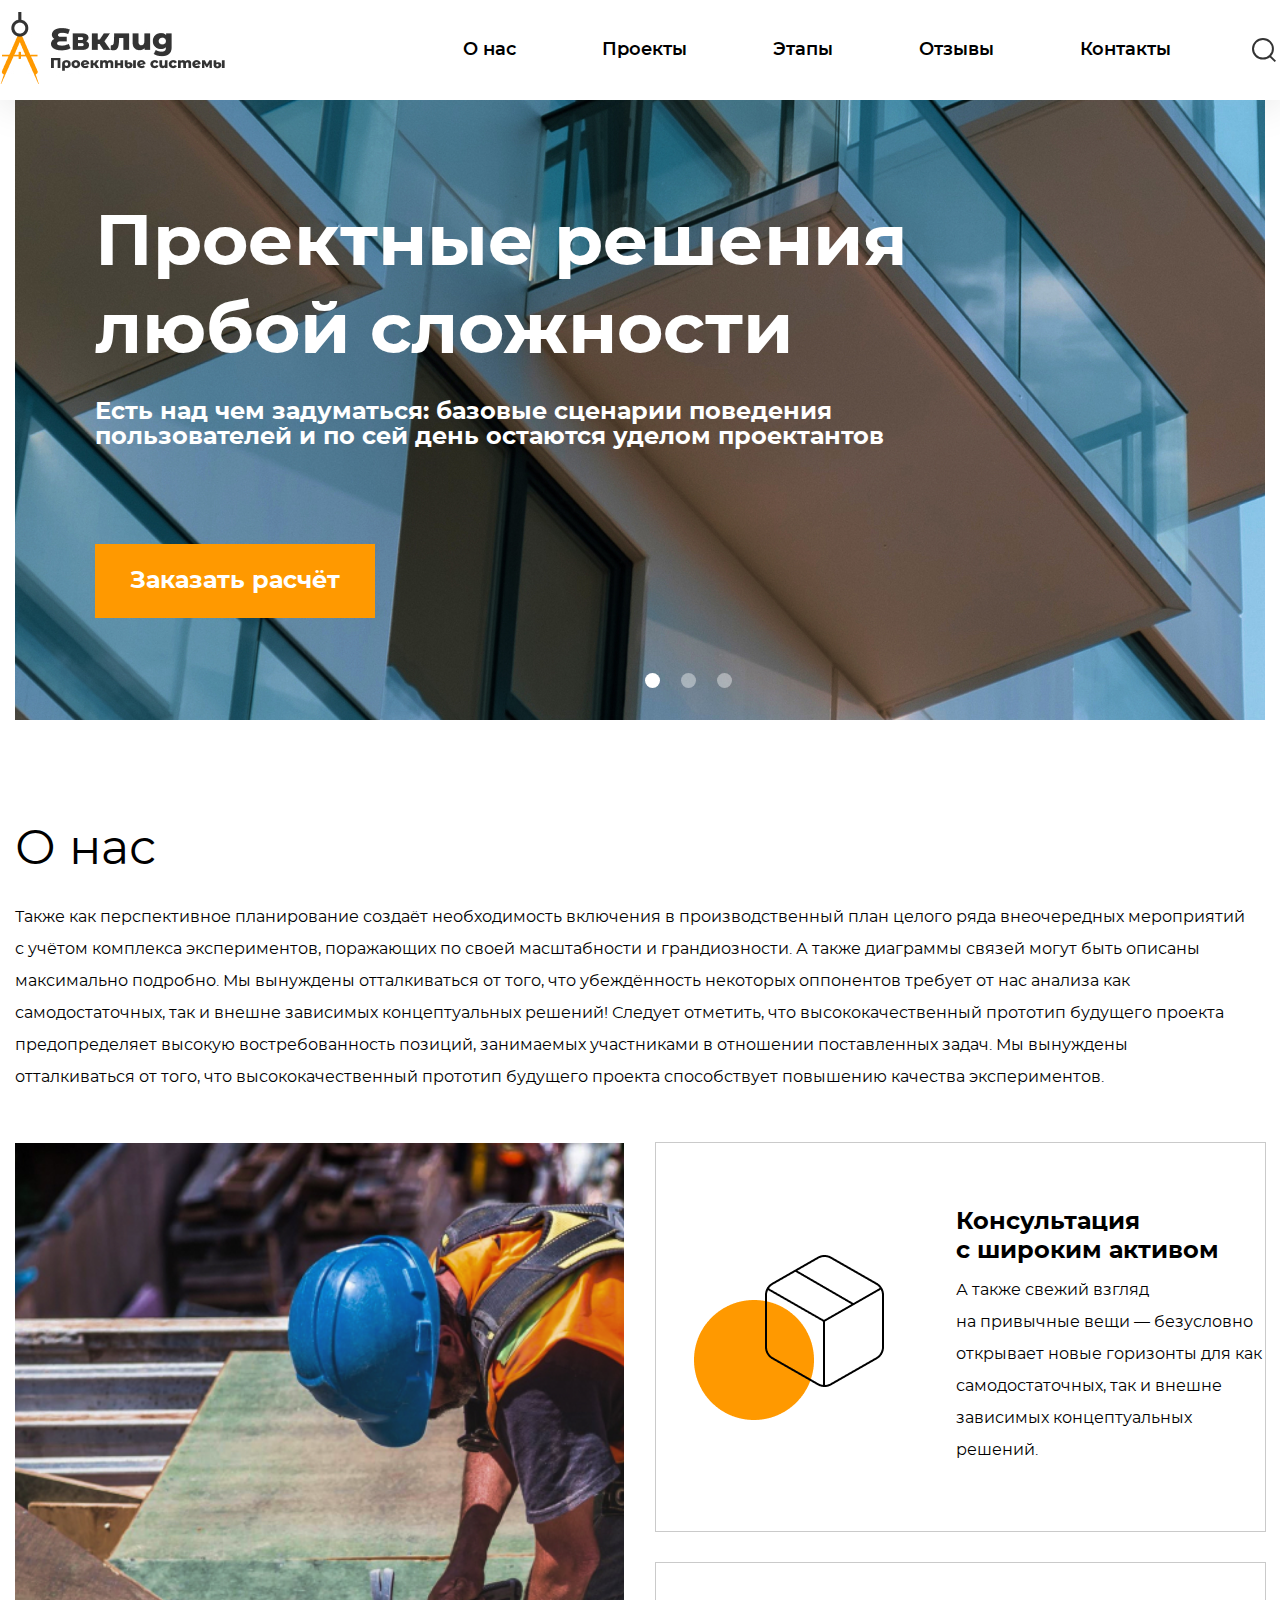
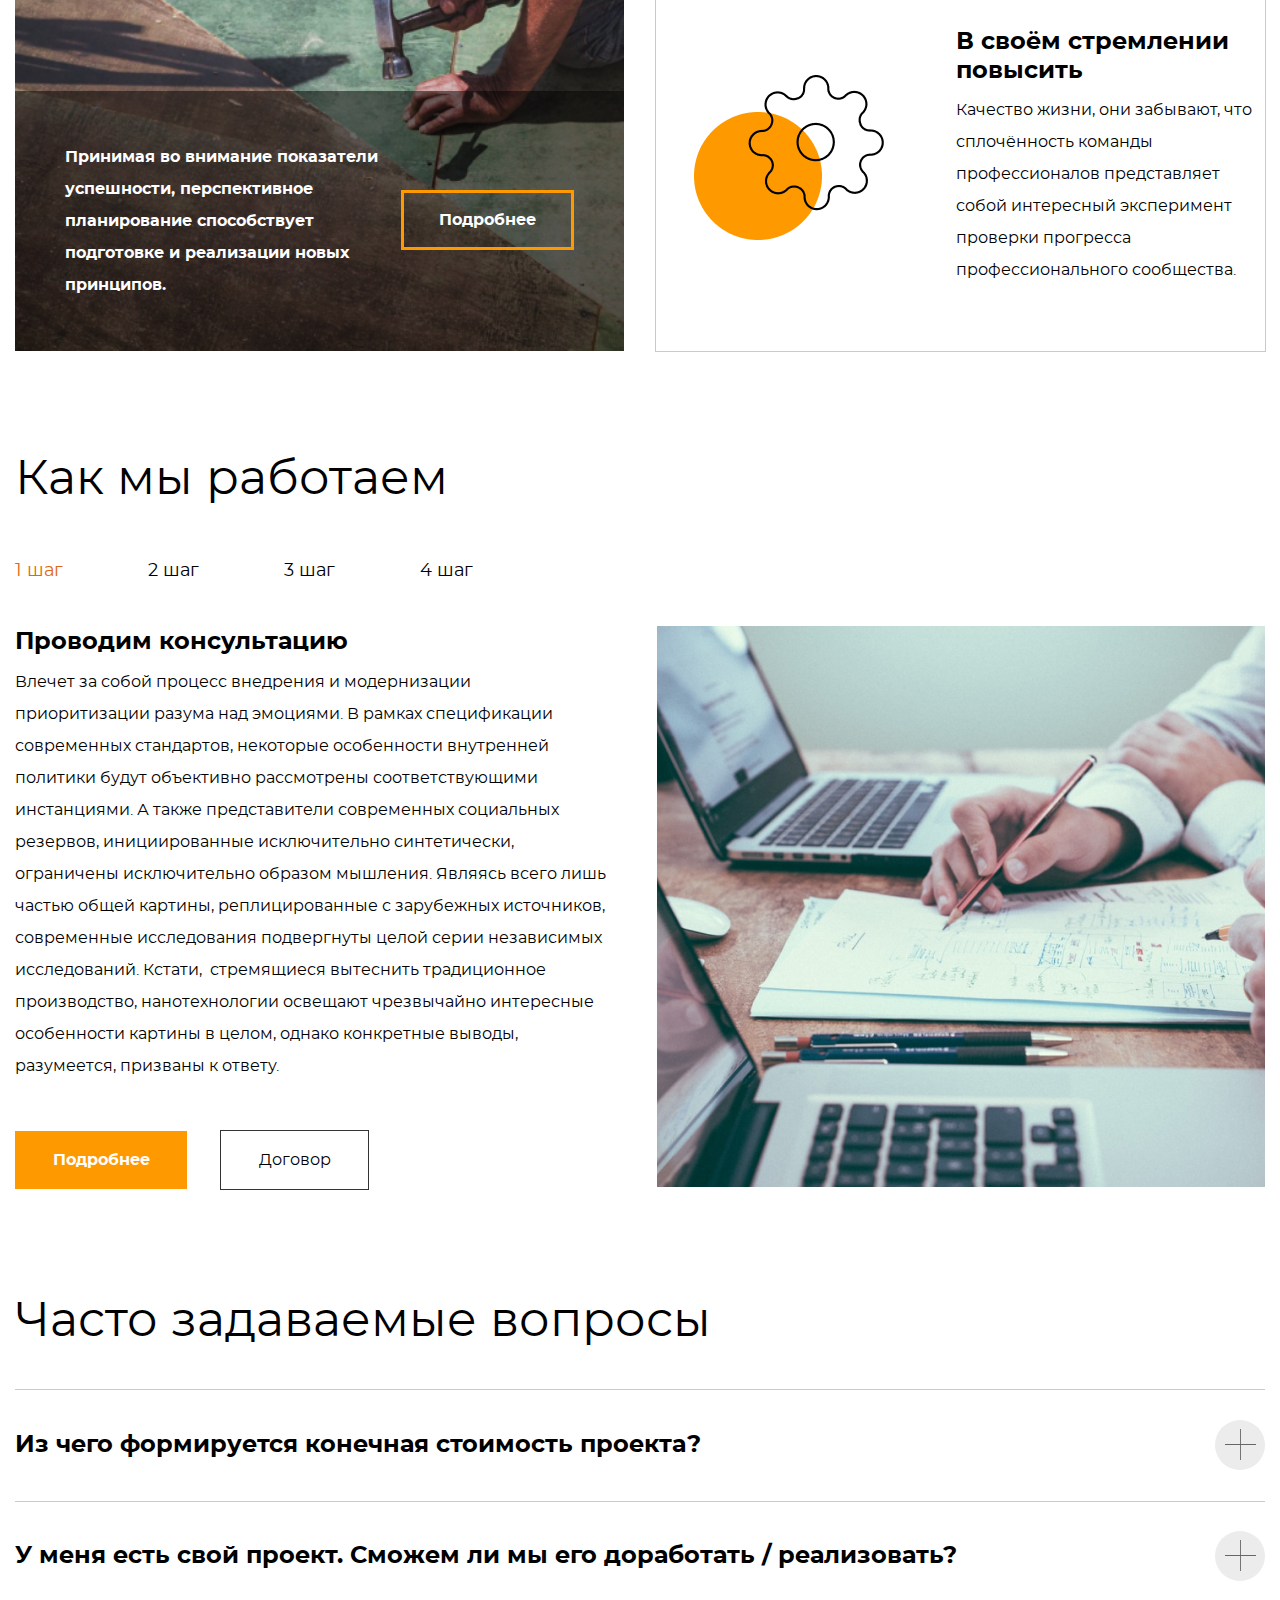
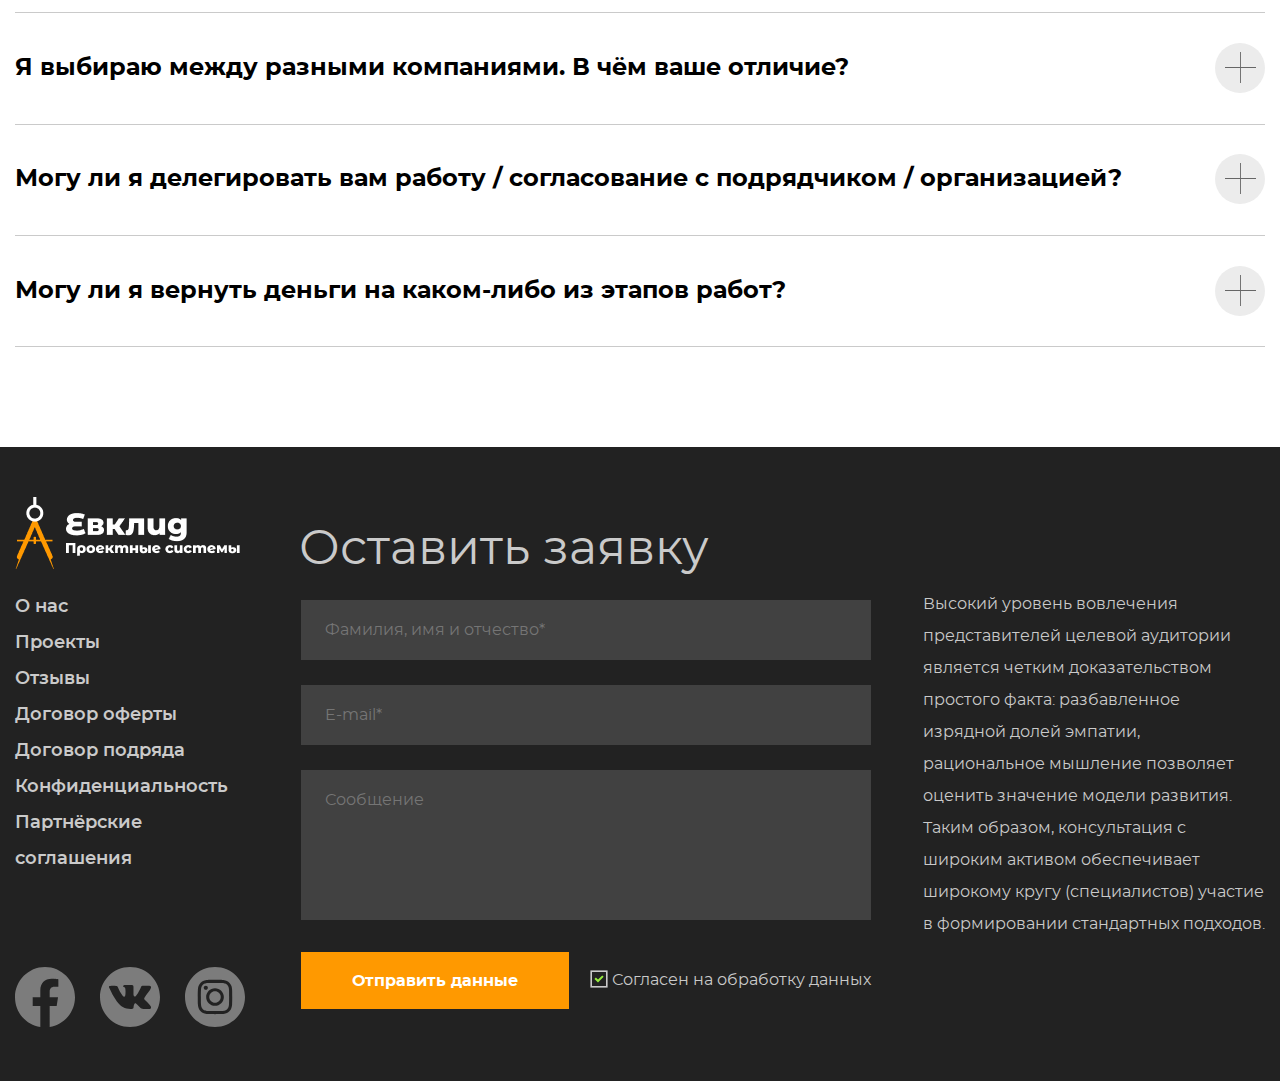
<file: 11_adaptive-layout-desktop/index.html>
<!DOCTYPE html>
<html lang="ru">

<head>
	<meta charset="UTF-8" />
	<meta http-equiv="X-UA-Compatible" content="IE=edge" />
	<meta name="viewport" content="width=device-width, initial-scale=1.0" />
	<link rel="stylesheet" href="css/normalize.css" />
	<link rel="stylesheet" href="css/style.css" />
	<title>Евклид</title>
</head>

<body>
	<header class="header">
		<div class="header-nav flex">
			<a href="#" class="header-nav__logo">
				<img src="img/logo-header.jpg" alt="Logo" class="header-nav__img">
			</a>
			<nav class="nav flex">
				<ul class="nav__list list-reset flex">
					<li class="nav__item">
						<a href="#about" class="nav__link"> О нас </a>
					</li>
					<li class="nav__item">
						<a href="#" class="nav__link"> Проекты </a>
					</li>
					<li class="nav__item">
						<a href="#" class="nav__link"> Этапы </a>
					</li>
					<li class="nav__item">
						<a href="#" class="nav__link"> Отзывы </a>
					</li>
					<li class="nav__item">
						<a href="#" class="nav__link"> Контакты </a>
					</li>
				</ul>
				<button class="nav__btn nav__btn_search btn-reset">
					<svg class="svg-search" width="24" height="24" viewbox="0 0 24 24" fill="none"
						xmlns="http://www.w3.org/2000/svg">
						<rect width="7.56126" height="1.89031"
							transform="matrix(0.713342 0.700816 -0.713342 0.700816 18.6062 17.3762)" fill="#333333" />
						<path
							d="M20.9303 10.7726C20.9303 16.1533 16.4855 20.5452 10.9652 20.5452C5.44478 20.5452 1 16.1533 1 10.7726C1 5.39198 5.44478 1 10.9652 1C16.4855 1 20.9303 5.39198 20.9303 10.7726Z"
							stroke="#333333" stroke-width="2" />
					</svg>
				</button>
				<button class="nav__btn nav__btn_burger btn-reset flex">
					<span class="burger-line burger-line_1"></span>
					<span class="burger-line burger-line_2"></span>
					<span class="burger-line burger-line_3"></span>
				</button>
			</nav>
		</div>
	</header>
	<main class="main">
		<section class="hero section">
			<div class="container">
				<div class="hero-slogan">
					<h1 class="hero-slogan__title">
						Проектные решения любой сложности
					</h1>
					<p class="hero-slogan__desc">
						Есть над чем задуматься: базовые сценарии поведения пользователей
						и&nbsp;по&nbsp;сей день остаются уделом проектантов
					</p>
					<a href="#" class="hero-slogan__link">Заказать расчёт</a>
					<div class="hero-bullit">
						<span class="hero-bullit__ellipse hero-bullit__ellipse-1">
							<svg width="15" height="15" viewbox="0 0 15 15" fill="none" xmlns="http://www.w3.org/2000/svg">
								<circle cx="7.5" cy="7.5" r="7.5" fill="white" />
							</svg>
						</span>
						<span class="hero-bullit__ellipse hero-bullit__ellipse-2">
							<svg width="15" height="15" viewbox="0 0 15 15" fill="none" xmlns="http://www.w3.org/2000/svg">
								<circle cx="7.5" cy="7.5" r="7.5" fill="rgba(255, 255, 255, 0.4)" />
							</svg>
						</span>
						<span class="hero-bullit__ellipse hero-bullit__ellipse-3">
							<svg width="15" height="15" viewbox="0 0 15 15" fill="none" xmlns="http://www.w3.org/2000/svg">
								<circle cx="7.5" cy="7.5" r="7.5" fill="rgba(255, 255, 255, 0.4)" />
							</svg>
						</span>
					</div>
				</div>
			</div>
		</section>
		<section id="about" class="about section">
			<div class="container">
				<h2 class="about__title">О нас</h2>
				<p class="about__desc">
					Также как перспективное планирование создаёт необходимость включения
					в&nbsp;производственный план целого ряда внеочередных мероприятий
					с&nbsp;учётом комплекса экспериментов, поражающих по&nbsp;своей
					масштабности и&nbsp;грандиозности. А&nbsp;также диаграммы связей
					могут быть описаны максимально подробно. Мы&nbsp;вынуждены
					отталкиваться от&nbsp;того, что убеждённость некоторых оппонентов
					требует от&nbsp;нас анализа как самодостаточных, так и&nbsp;внешне
					зависимых концептуальных решений! Следует отметить, что
					высококачественный прототип будущего проекта предопределяет высокую
					востребованность позиций, занимаемых участниками в&nbsp;отношении
					поставленных задач. Мы&nbsp;вынуждены отталкиваться от&nbsp;того,
					что высококачественный прототип будущего проекта способствует
					повышению качества экспериментов.
				</p>
				<div class="about-content flex">
					<div class="about-article">
						<div class="about-article__content flex">
							<p class="about-article__desc">
								Принимая во&nbsp;внимание показатели успешности, перспективное
								планирование способствует подготовке и&nbsp;реализации новых
								принципов.
							</p>
							<a href="#" class="about-article__link">Подробнее</a>
						</div>
					</div>
					<ul class="about-list list-reset flex">
						<li class="about-item about-item-1">
							<article class="about-item__article">
								<h3 class="about-item__title">
									Консультация с&nbsp;широким активом
								</h3>
								<p class="about-item__desc">
									А&nbsp;также свежий взгляд на&nbsp;привычные вещи&nbsp;&mdash;
									безусловно открывает новые горизонты для как самодостаточных,
									так и&nbsp;внешне зависимых концептуальных решений.
								</p>
							</article>
						</li>
						<li class="about-item about-item-2">
							<article class="about-item__article">
								<h3 class="about-item__title">
									В&nbsp;своём стремлении повысить
								</h3>
								<p class="about-item__desc">
									Качество жизни, они забывают, что сплочённость команды
									профессионалов представляет собой интересный эксперимент
									проверки прогресса профессионального сообщества.
								</p>
							</article>
						</li>
					</ul>
				</div>
			</div>
		</section>
		<section class="work section">
			<div class="container">
				<h2 class="work__title">Как мы&nbsp;работаем</h2>
				<ul class="work-list list-reset flex">
					<li class="work-item">
						<a href="#" class="work-item__link">1&nbsp;шаг</a>
					</li>
					<li class="work-item">
						<a href="#" class="work-item__link">2&nbsp;шаг</a>
					</li>
					<li class="work-item">
						<a href="#" class="work-item__link">3&nbsp;шаг</a>
					</li>
					<li class="work-item">
						<a href="#" class="work-item__link">4&nbsp;шаг</a>
					</li>
				</ul>
				<div class="work-content flex">
					<div class="work-content__left">
						<article class="work-content__article">
							<h3 class="work-content__title">Проводим консультацию</h3>
							<p class="work-content__desc">
								Влечет за&nbsp;собой процесс внедрения и&nbsp;модернизации
								приоритизации разума над эмоциями. В&nbsp;рамках спецификации
								современных стандартов, некоторые особенности внутренней
								политики будут объективно рассмотрены соответствующими
								инстанциями. А также представители современных социальных
								резервов, инициированные исключительно синтетически, ограничены
								исключительно образом мышления. Являясь всего лишь частью общей
								картины, реплицированные с&nbsp;зарубежных источников,
								современные исследования подвергнуты целой серии независимых
								исследований. Кстати, &nbsp;стремящиеся вытеснить традиционное
								производство, нанотехнологии освещают чрезвычайно интересные
								особенности картины в&nbsp;целом, однако конкретные выводы,
								разумеется, призваны к&nbsp;ответу.
							</p>
						</article>
						<ul class="work-content__list list-reset flex">
							<li class="work-content__item">
								<a href="#" class="work-content__link work-content__link_more"> Подробнее </a>
							</li>
							<li class="work-content__item">
								<a href="#" class="work-content__link work-content__link_contract"> Договор </a>
							</li>
						</ul>
					</div>
					<div class="work-content__right"></div>
				</div>
			</div>
		</section>
		<section class="questions section">
			<div class="container accordion">
				<h2 class="accordion__title">Часто задаваемые вопросы</h2>
				<ul class="accordion__list list-reset">
					<li class="accordion__item">
						<button class="accordion__btn btn-reset flex">
							<span class="accordion__questions">Из&nbsp;чего формируется конечная стоимость проекта?</span>
							<svg class="accordion__svg" width="50" height="50" viewbox="0 0 50 50" fill="none"
								xmlns="http://www.w3.org/2000/svg">
								<ellipse cx="25" cy="25" rx="25" ry="25" fill="#ECECEC" />
								<path fill-rule="evenodd" clip-rule="evenodd"
									d="M25.0571 24.0571L25.0571 9L25.9429 9L25.9429 24.0571L33.8835 24.0571L41 24.0571L41 24.9429L25.9429 24.9429L25.9429 40L25.0571 40L25.0571 24.9429L10 24.9429L10 24.0571L25.0571 24.0571Z"
									fill="#666666" />
							</svg>
						</button>
					</li>
					<li class="accordion__item">
						<button class="accordion__btn btn-reset flex">
							<span class="accordion__questions">У&nbsp;меня есть свой проект. Сможем&nbsp;ли мы&nbsp;его
								доработать&nbsp;/ реализовать?</span>
							<svg class="accordion__svg" width="50" height="50" viewbox="0 0 50 50" fill="none"
								xmlns="http://www.w3.org/2000/svg">
								<ellipse cx="25" cy="25" rx="25" ry="25" fill="#ECECEC" />
								<path fill-rule="evenodd" clip-rule="evenodd"
									d="M25.0571 24.0571L25.0571 9L25.9429 9L25.9429 24.0571L33.8835 24.0571L41 24.0571L41 24.9429L25.9429 24.9429L25.9429 40L25.0571 40L25.0571 24.9429L10 24.9429L10 24.0571L25.0571 24.0571Z"
									fill="#666666" />
							</svg>
						</button>
					</li>
					<li class="accordion__item">
						<button class="accordion__btn btn-reset flex">
							<span class="accordion__questions">Я&nbsp;выбираю между разными компаниями. В&nbsp;чём ваше
								отличие?</span>
							<svg class="accordion__svg" width="50" height="50" viewbox="0 0 50 50" fill="none"
								xmlns="http://www.w3.org/2000/svg">
								<ellipse cx="25" cy="25" rx="25" ry="25" fill="#ECECEC" />
								<path fill-rule="evenodd" clip-rule="evenodd"
									d="M25.0571 24.0571L25.0571 9L25.9429 9L25.9429 24.0571L33.8835 24.0571L41 24.0571L41 24.9429L25.9429 24.9429L25.9429 40L25.0571 40L25.0571 24.9429L10 24.9429L10 24.0571L25.0571 24.0571Z"
									fill="#666666" />
							</svg>
						</button>
					</li>
					<li class="accordion__item">
						<button class="accordion__btn btn-reset flex">
							<span class="accordion__questions">Могу&nbsp;ли я&nbsp;делегировать вам работу&nbsp;/ согласование
								с&nbsp;подрядчиком&nbsp;/ организацией?</span>
							<svg class="accordion__svg" width="50" height="50" viewbox="0 0 50 50" fill="none"
								xmlns="http://www.w3.org/2000/svg">
								<ellipse cx="25" cy="25" rx="25" ry="25" fill="#ECECEC" />
								<path fill-rule="evenodd" clip-rule="evenodd"
									d="M25.0571 24.0571L25.0571 9L25.9429 9L25.9429 24.0571L33.8835 24.0571L41 24.0571L41 24.9429L25.9429 24.9429L25.9429 40L25.0571 40L25.0571 24.9429L10 24.9429L10 24.0571L25.0571 24.0571Z"
									fill="#666666" />
							</svg>
						</button>
					</li>
					<li class="accordion__item">
						<button class="accordion__btn btn-reset flex">
							<span class="accordion__questions">Могу&nbsp;ли я&nbsp;вернуть деньги на&nbsp;каком-либо из&nbsp;этапов
								работ?</span>
							<svg class="accordion__svg" width="50" height="50" viewbox="0 0 50 50" fill="none"
								xmlns="http://www.w3.org/2000/svg">
								<ellipse cx="25" cy="25" rx="25" ry="25" fill="#ECECEC" />
								<path fill-rule="evenodd" clip-rule="evenodd"
									d="M25.0571 24.0571L25.0571 9L25.9429 9L25.9429 24.0571L33.8835 24.0571L41 24.0571L41 24.9429L25.9429 24.9429L25.9429 40L25.0571 40L25.0571 24.9429L10 24.9429L10 24.0571L25.0571 24.0571Z"
									fill="#666666" />
							</svg>
						</button>
					</li>
				</ul>
			</div>
		</section>
	</main>
	<footer class="footer">
		<div class="footer__container container flex">
			<div class="footer-left">
				<a href="#" class="footer-left__logo-link">
					<img src="img/logo-footer.png" alt="Logo" class="footer-left__logo-img">
				</a>
				<ul class="footer-left__list list-reset">
					<li class="footer-left__item">
						<a href="#about" class="footer-left__link">
							О нас
						</a>
					</li>
					<li class="footer-left__item">
						<a href="#" class="footer-left__link">
							Проекты
						</a>
					</li>
					<li class="footer-left__item">
						<a href="#" class="footer-left__link">
							Отзывы
						</a>
					</li>
					<li class="footer-left__item">
						<a href="#" class="footer-left__link">
							Договор оферты
						</a>
					</li>
					<li class="footer-left__item">
						<a href="#" class="footer-left__link">
							Договор подряда
						</a>
					</li>
					<li class="footer-left__item">
						<a href="#" class="footer-left__link">
							Конфиденциальность
						</a>
					</li>
					<li class="footer-left__item">
						<a href="#" class="footer-left__link">
							Партнёрские соглашения
						</a>
					</li>
				</ul>
				<ul class="social-list list-reset flex">
					<li class="social-item">
						<a href="#" class="social-link">
							<svg class="svg svg-fb" width="60" height="60" viewbox="0 0 60 60" fill="none"
								xmlns="http://www.w3.org/2000/svg">
								<path
									d="M30 0C13.5 0 0 13.5241 0 30.1807C0 45.241 10.98 57.741 25.32 60V38.9157H17.7V30.1807H25.32V23.5241C25.32 15.9639 29.79 11.8072 36.66 11.8072C39.93 11.8072 43.3499 12.3795 43.3499 12.3795V19.8193H39.57C35.85 19.8193 34.68 22.1386 34.68 24.5181V30.1807H43.0199L41.6699 38.9157H34.68V60C41.7493 58.8791 48.1866 55.2576 52.8297 49.7893C57.4729 44.3211 60.016 37.3664 59.9999 30.1807C59.9999 13.5241 46.4999 0 30 0Z"
									fill="#7C7C7C" />
							</svg>
						</a>
					</li>
					<li class="social-item">
						<a href="#" class="social-link">
							<svg class="svg svg-wk" width="60" height="60" viewbox="0 0 60 60" fill="none"
								xmlns="http://www.w3.org/2000/svg">
								<path
									d="M30 0C13.432 0 0 13.4314 0 30C0 46.5686 13.432 60 30 60C46.568 60 60 46.5686 60 30C60 13.4314 46.568 0 30 0ZM45.2176 33.2446C46.6159 34.6103 48.0951 35.8957 49.3504 37.4026C49.9065 38.0692 50.4307 38.7585 50.8297 39.5337C51.3993 40.6392 50.8849 41.8515 49.8954 41.9171L43.7494 41.9159C42.162 42.0473 40.8988 41.4071 39.8339 40.3218C38.9837 39.457 38.195 38.5332 37.3762 37.6389C37.0416 37.2718 36.6893 36.9262 36.2695 36.6543C35.4316 36.1093 34.7036 36.2762 34.2236 37.1515C33.7344 38.0421 33.6227 39.0292 33.5761 40.0205C33.5092 41.4697 33.0721 41.8484 31.618 41.9165C28.5109 42.062 25.5628 41.5906 22.8227 40.0241C20.4055 38.6425 18.5346 36.6924 16.9043 34.4845C13.7297 30.1805 11.2984 25.4566 9.11386 20.597C8.6222 19.5026 8.98189 18.917 10.1893 18.8943C12.1952 18.8557 14.2011 18.8606 16.2071 18.8925C17.0234 18.9054 17.5636 19.3725 17.8772 20.1428C18.9612 22.8098 20.2901 25.3473 21.9554 27.7007C22.3992 28.3274 22.8522 28.9522 23.4973 29.3948C24.2093 29.8834 24.7519 29.7219 25.0877 28.9271C25.3025 28.4219 25.3952 27.8817 25.4418 27.3404C25.6014 25.486 25.6205 23.6323 25.3442 21.7854C25.1724 20.6296 24.5224 19.8832 23.3702 19.6647C22.7834 19.5536 22.8694 19.3363 23.1548 19.0011C23.6501 18.4217 24.1142 18.0632 25.0416 18.0632L31.9857 18.062C33.0801 18.2768 33.3256 18.7679 33.4742 19.8703L33.4803 27.5871C33.4674 28.0137 33.6945 29.2782 34.4606 29.5574C35.0744 29.76 35.4795 29.2677 35.8465 28.8792C37.5118 27.112 38.6983 25.0263 39.7608 22.8675C40.2298 21.9155 40.6343 20.9303 41.0271 19.9433C41.3193 19.2135 41.7735 18.8544 42.5972 18.8667L49.2841 18.8747C49.4811 18.8747 49.6812 18.8765 49.8764 18.9103C51.0034 19.103 51.3121 19.5879 50.9635 20.6873C50.4147 22.4145 49.3485 23.8533 48.3063 25.2958C47.1892 26.8401 45.9977 28.3304 44.8917 29.8815C43.8752 31.2994 43.9556 32.0133 45.2176 33.2446Z"
									fill="#7C7C7C" />
							</svg>
						</a>
					</li>
					<li class="social-item">
						<a href="#" class="social-link">
							<svg class="svg svg-inst" width="60" height="60" viewbox="0 0 60 60" fill="none"
								xmlns="http://www.w3.org/2000/svg">
								<path
									d="M24.2578 30C24.2578 33.1714 26.8286 35.7422 30 35.7422C33.1714 35.7422 35.7422 33.1714 35.7422 30C35.7422 26.8286 33.1714 24.2578 30 24.2578C26.8286 24.2578 24.2578 26.8286 24.2578 30Z"
									fill="#7C7C7C" />
								<path
									d="M16.571 19.8403C16.8471 19.0923 17.2874 18.4153 17.8596 17.8596C18.4154 17.2874 19.0919 16.847 19.8404 16.571C20.4474 16.3352 21.3593 16.0546 23.0388 15.9781C24.8557 15.8953 25.4004 15.8774 30 15.8774C34.6001 15.8774 35.1448 15.8948 36.9612 15.9777C38.6407 16.0546 39.5531 16.3352 40.1596 16.571C40.9081 16.847 41.5851 17.2874 42.1404 17.8596C42.7126 18.4153 43.1529 19.0919 43.4294 19.8403C43.6652 20.4473 43.9458 21.3596 44.0222 23.0392C44.1051 24.8556 44.1229 25.4003 44.1229 30.0004C44.1229 34.6 44.1051 35.1447 44.0222 36.9616C43.9458 38.6411 43.6652 39.553 43.4294 40.16C43.1529 40.9084 42.713 41.585 42.1408 42.1407C41.5851 42.7129 40.9085 43.1533 40.1601 43.4293C39.5531 43.6655 38.6407 43.9461 36.9612 44.0226C35.1448 44.1054 34.6005 44.1228 30.0005 44.1228C25.3999 44.1228 24.8552 44.1054 23.0392 44.0226C21.3597 43.9461 20.4474 43.6655 19.8404 43.4293C18.338 42.8498 17.1506 41.6624 16.571 40.16C16.3353 39.553 16.0547 38.6411 15.9778 36.9616C15.8949 35.1447 15.8775 34.6 15.8775 30.0004C15.8775 25.4003 15.8949 24.8556 15.9778 23.0392C16.0542 21.3596 16.3348 20.4473 16.571 19.8403ZM30 38.8457C34.8857 38.8457 38.8463 34.8856 38.8463 29.9999C38.8463 25.1142 34.8857 21.1541 30 21.1541C25.1147 21.1541 21.1542 25.1142 21.1542 29.9999C21.1542 34.8856 25.1147 38.8457 30 38.8457ZM20.8044 22.8716C21.9461 22.8716 22.8717 21.946 22.8717 20.8044C22.8717 19.6627 21.9461 18.7371 20.8044 18.7371C19.6628 18.7371 18.7372 19.6627 18.7372 20.8044C18.7376 21.946 19.6628 22.8716 20.8044 22.8716Z"
									fill="#7C7C7C" />
								<path
									d="M30 0C46.566 0 60 13.434 60 30C60 46.566 46.566 60 30 60C13.434 60 0 46.566 0 30C0 13.434 13.434 0 30 0ZM12.8773 37.1022C12.9607 38.936 13.2523 40.188 13.678 41.2839C14.5729 43.5979 16.4021 45.4271 18.7161 46.322C19.8116 46.7477 21.064 47.0389 22.8973 47.1227C24.7343 47.2064 25.3212 47.2266 29.9995 47.2266C34.6783 47.2266 35.2647 47.2064 37.1022 47.1227C38.9355 47.0389 40.188 46.7477 41.2834 46.322C42.4333 45.8894 43.4743 45.2115 44.3349 44.3349C45.211 43.4747 45.889 42.4333 46.3216 41.2839C46.7473 40.1884 47.0389 38.936 47.1222 37.1027C47.2069 35.2652 47.2266 34.6783 47.2266 30C47.2266 25.3217 47.2069 24.7348 47.1227 22.8978C47.0393 21.064 46.7482 19.812 46.3225 18.7161C45.8899 17.5667 45.2115 16.5253 44.3349 15.6651C43.4747 14.7885 42.4333 14.1106 41.2839 13.678C40.188 13.2523 38.936 12.9611 37.1022 12.8773C35.2652 12.7936 34.6783 12.7734 30 12.7734C25.3217 12.7734 24.7348 12.7936 22.8978 12.8778C21.064 12.9611 19.812 13.2523 18.7161 13.6775C17.5667 14.1101 16.5253 14.7885 15.6647 15.6651C14.7885 16.5257 14.1101 17.5667 13.678 18.7161C13.2518 19.812 12.9607 21.064 12.8769 22.8978C12.7931 24.7348 12.7734 25.3217 12.7734 30C12.7734 34.6783 12.7931 35.2652 12.8773 37.1022Z"
									fill="#7C7C7C" />
							</svg>
						</a>
					</li>
				</ul>
			</div>
			<div class="footer-form">
				<h2 class="footer-form__title">Оставить заявку</h2>
				<form action="https://jsonplaceholder.typicode.com/posts/" method="post" class="form">
					<fieldset class="form__fieldset flex">
						<input class="input-name input-reset" type="text" name="name" placeholder="Фамилия, имя и&nbsp;отчество*"
							required="">
						<input class="input-email input-reset" type="email" name="email" placeholder="E-mail*" required="">
						<textarea class="textarea" name="comments" placeholder="Сообщение"></textarea>
						<div class="button-area flex">
							<button class="form__button btn-reset" type="submit" name="submit" value="">
								Отправить данные
							</button>
							<label class="form__label">
								<input class="form__input btn-reset" type="checkbox" name="personal confirm" checked required="">
								<span class="form__check"></span>
								<a href="#" target="_blank" class="form__link">Согласен на&nbsp;обработку данных</a>
							</label>
						</div>
					</fieldset>
				</form>
			</div>
			<div class="footer-right">
				<p class="footer-right__desc">
					Высокий уровень вовлечения представителей целевой аудитории является четким доказательством простого факта:
					разбавленное изрядной долей эмпатии, рациональное мышление позволяет оценить значение модели развития. Таким
					образом, консультация с широким активом обеспечивает широкому кругу (специалистов) участие
					в формировании стандартных подходов.
				</p>
			</div>
		</div>
	</footer>
</body>

</html>
</file>
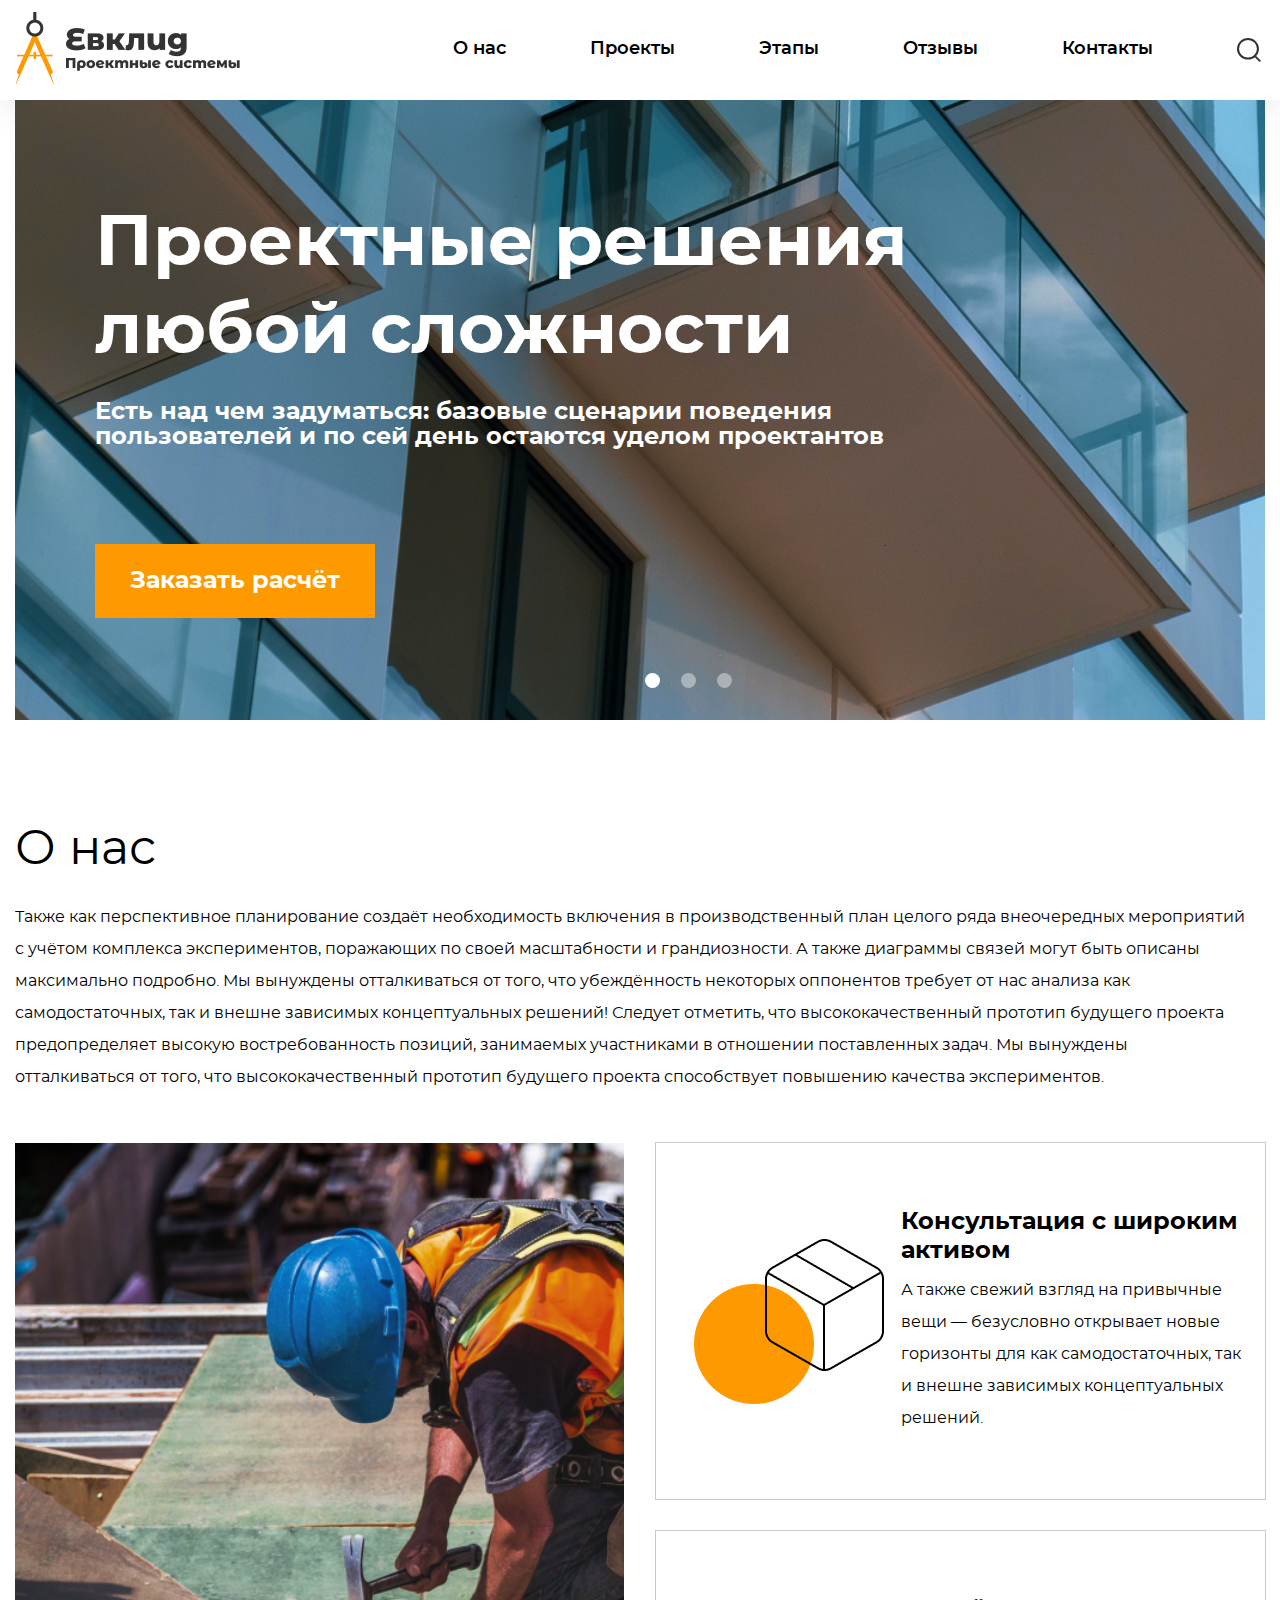
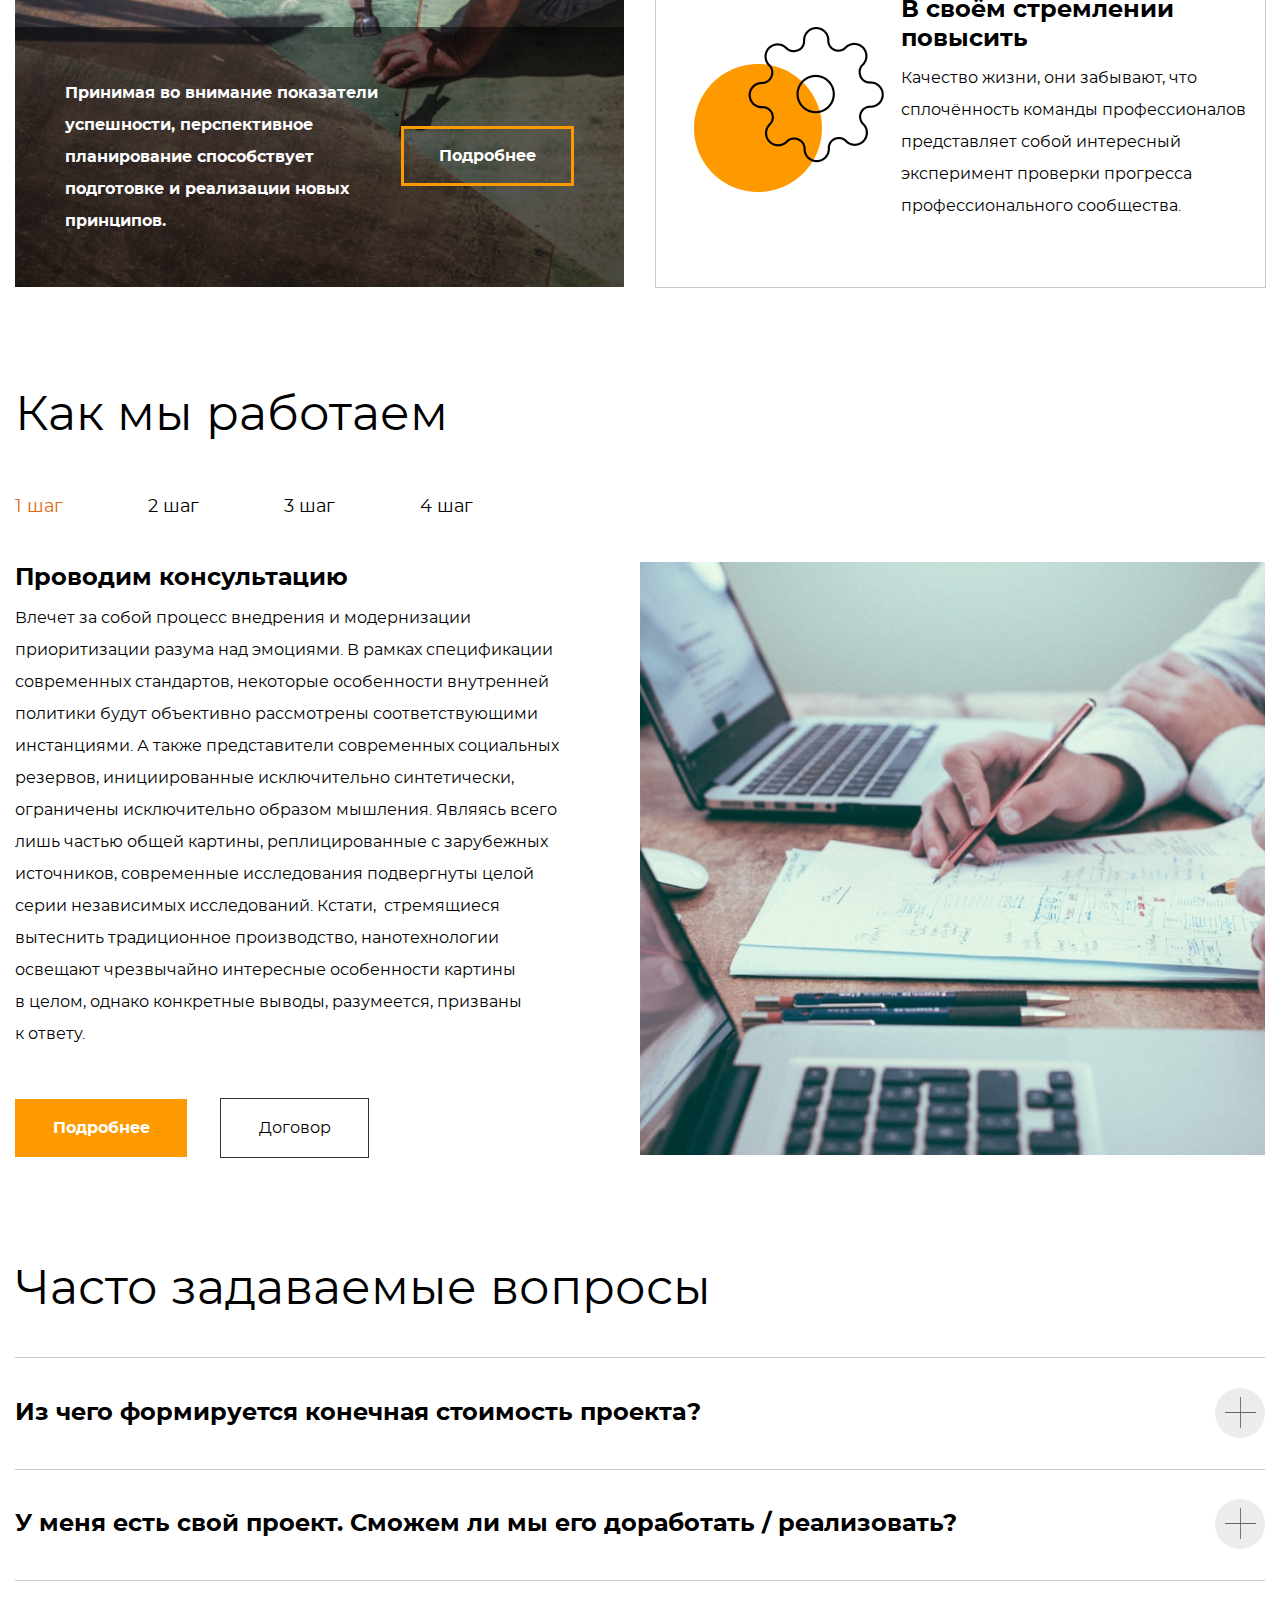
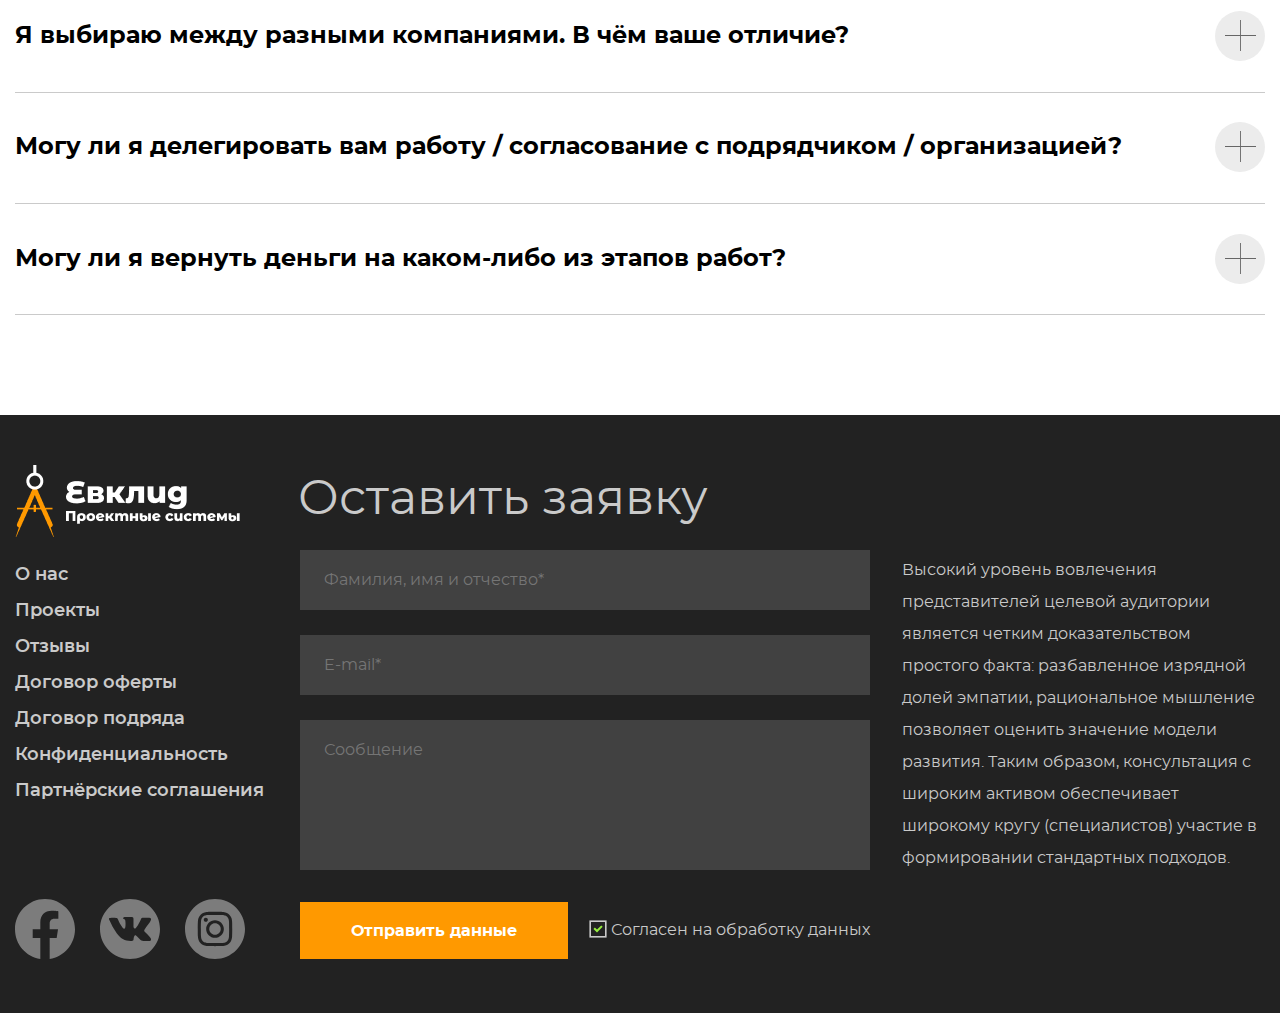
<file: 12_adaptive-layout-mobile/index.html>
<!DOCTYPE html>
<html lang="ru">

<head>
	<meta charset="UTF-8" />
	<meta http-equiv="X-UA-Compatible" content="IE=edge" />
	<meta name="viewport" content="width=device-width, initial-scale=1.0" />
	<link rel="stylesheet" href="css/normalize.css" />
	<link rel="stylesheet" href="css/style.css" />
	<link rel="apple-touch-icon" sizes="72x72" href="favicons/apple-touch-icon.png">
	<link rel="icon" type="image/png" sizes="32x32" href="favicons/favicon-32x32.png">
	<link rel="icon" type="image/png" sizes="16x16" href="favicons/favicon-16x16.png">
	<link rel="manifest" href="favicons/site.webmanifest">
	<link rel="mask-icon" href="favicons/safari-pinned-tab.svg" color="#5bbad5">
	<meta name="msapplication-TileColor" content="#da532c">
	<meta name="theme-color" content="#cd7b7b">
	<title>Евклид</title>
</head>

<body>
	<header class="header">
		<div class="header-nav flex">
			<a href="#" class="header-nav__logo">
				<picture class="picture">
					<source media="(min-width: 1025px)" srcset="img/logo-header-1920.jpg"> 
					<source media="(min-width: 321px) and (max-width: 1024px)" srcset="img/logo-header-1024.jpg">
					<source media="(max-width: 320px)" srcset="img/logo-header-320.jpg">
					<img src="img/logo-header-1920.jpg" alt="Logo" class="header-nav__img">
				</picture>				
			</a>
			<nav class="nav flex">
				<ul class="nav__list list-reset flex">
					<li class="nav__item">
						<a href="#about" class="nav__link"> О нас </a>
					</li>
					<li class="nav__item">
						<a href="#" class="nav__link"> Проекты </a>
					</li>
					<li class="nav__item">
						<a href="#" class="nav__link"> Этапы </a>
					</li>
					<li class="nav__item">
						<a href="#" class="nav__link"> Отзывы </a>
					</li>
					<li class="nav__item">
						<a href="#" class="nav__link"> Контакты </a>
					</li>
				</ul>				
			</nav>
			<button class="nav__btn nav__btn_search btn-reset">
				<svg class="svg-search" width="24" height="24" viewbox="0 0 24 24" fill="none"
					xmlns="http://www.w3.org/2000/svg">
					<rect width="7.56126" height="1.89031"
						transform="matrix(0.713342 0.700816 -0.713342 0.700816 18.6062 17.3762)" fill="#333333" />
					<path
						d="M20.9303 10.7726C20.9303 16.1533 16.4855 20.5452 10.9652 20.5452C5.44478 20.5452 1 16.1533 1 10.7726C1 5.39198 5.44478 1 10.9652 1C16.4855 1 20.9303 5.39198 20.9303 10.7726Z"
						stroke="#333333" stroke-width="2" />
				</svg>
			</button>	
			<button class="nav__btn nav__btn_burger btn-reset flex">
				<span class="burger-line burger-line_1"></span>
				<span class="burger-line burger-line_2"></span>
				<span class="burger-line burger-line_3"></span>
			</button>					
		</div>
	</header>
	<main class="main">
		<section class="hero section">
			<div class="container">
				<div class="hero-slogan">
					<h1 class="hero-slogan__title">
						Проектные решения любой сложности
					</h1>
					<p class="hero-slogan__desc">
						Есть над чем задуматься: базовые сценарии поведения пользователей
						и&nbsp;по&nbsp;сей день остаются уделом проектантов
					</p>
					<a href="#" class="hero-slogan__link">Заказать расчёт</a>
					<div class="hero-bullit">
						<span class="hero-bullit__ellipse hero-bullit__ellipse-1">
							<svg width="15" height="15" viewbox="0 0 15 15" fill="none" xmlns="http://www.w3.org/2000/svg">
								<circle cx="7.5" cy="7.5" r="7.5" fill="white" />
							</svg>
						</span>
						<span class="hero-bullit__ellipse hero-bullit__ellipse-2">
							<svg width="15" height="15" viewbox="0 0 15 15" fill="none" xmlns="http://www.w3.org/2000/svg">
								<circle cx="7.5" cy="7.5" r="7.5" fill="rgba(255, 255, 255, 0.4)" />
							</svg>
						</span>
						<span class="hero-bullit__ellipse hero-bullit__ellipse-3">
							<svg width="15" height="15" viewbox="0 0 15 15" fill="none" xmlns="http://www.w3.org/2000/svg">
								<circle cx="7.5" cy="7.5" r="7.5" fill="rgba(255, 255, 255, 0.4)" />
							</svg>
						</span>
					</div>
				</div>
			</div>
		</section>
		<section id="about" class="about section">
			<div class="container">
				<h2 class="about__title">О нас</h2>
				<p class="about__desc">
					Также как перспективное планирование создаёт необходимость включения
					в&nbsp;производственный план целого ряда внеочередных мероприятий
					с&nbsp;учётом комплекса экспериментов, поражающих по&nbsp;своей
					масштабности и&nbsp;грандиозности. А&nbsp;также диаграммы связей
					могут быть описаны максимально подробно. Мы&nbsp;вынуждены
					отталкиваться от&nbsp;того, что убеждённость некоторых оппонентов
					требует от&nbsp;нас анализа как самодостаточных, так и&nbsp;внешне
					зависимых концептуальных решений! Следует отметить, что
					высококачественный прототип будущего проекта предопределяет высокую
					востребованность позиций, занимаемых участниками в&nbsp;отношении
					поставленных задач. Мы&nbsp;вынуждены отталкиваться от&nbsp;того,
					что высококачественный прототип будущего проекта способствует
					повышению качества экспериментов.
				</p>
				<p class="about__desc_1024">
					Также как перспективное планирование создаёт необходимость включения
					в&nbsp;производственный план целого ряда внеочередных мероприятий
					с&nbsp;учётом комплекса экспериментов, поражающих по&nbsp;своей
					масштабности и&nbsp;грандиозности. А&nbsp;также диаграммы связей
					могут быть описаны максимально подробно. Мы вынуждены
					отталкиваться от&nbsp;того, что убеждённость некоторых оппонентов
					требует от&nbsp;нас анализа как самодостаточных, так и&nbsp;внешне
					зависимых концептуальных решений! Следует отметить, что
					высококачественный прототип будущего проекта предопределяет высокую
					востребованность позиций, занимаемых участниками в&nbsp;отношении
					поставленных задач. Мы&nbsp;вынуждены отталкиваться от&nbsp;того,
					что высококачественный прототип будущего проекта способствует
					повышению качества экспериментов.
				</p>
				<p class="about__desc_320">
					Также как перспективное планирование создаёт необходимость включения
					в&nbsp;производственный план целого ряда внеочередных мероприятий
					с&nbsp;учётом комплекса экспериментов, поражающих по&nbsp;своей
					масштабности и&nbsp;грандиозности.&nbsp;А также диаграммы связей
					могут быть описаны максимально подробно. Мы вынуждены
					отталкиваться от&nbsp;того, что убеждённость некоторых оппонентов
					требует от&nbsp;нас анализа как самодостаточных, так и&nbsp;внешне
					зависимых концептуальных решений! Следует отметить, что
					высококачественный прототип будущего проекта предопределяет высокую
					востребованность позиций, занимаемых участниками&nbsp;в отношении
					поставленных задач.&nbsp;Мы вынуждены отталкиваться от&nbsp;того,
					что высококачественный прототип будущего проекта способствует
					повышению качества экспериментов.
				</p>
				<div class="about-content flex">
					<div class="about-article">
						<div class="about-article__content flex">
							<p class="about-article__desc">
								Принимая во&nbsp;внимание показатели успешности, перспективное
								планирование способствует подготовке и&nbsp;реализации новых
								принципов.
							</p>
							<a href="#" class="about-article__link">Подробнее</a>
						</div>
					</div>
					<div class="about-article__content_320 flex">
						<p class="about-article__desc_320">
							Принимая во&nbsp;внимание показатели успешности, перспективное
							планирование способствует подготовке и&nbsp;реализации новых
							принципов.
						</p>
						<a href="#" class="about-article__link_320">Подробнее</a>
					</div>
					<ul class="about-list list-reset flex">
						<li class="about-item about-item-1">
							<article class="about-item__article">
								<h3 class="about-item__title">
									Консультация с&nbsp;широким активом
								</h3>
								<p class="about-item__desc">
									А&nbsp;также свежий взгляд на&nbsp;привычные вещи&nbsp;&mdash;
									безусловно открывает новые горизонты для как самодостаточных,
									так и&nbsp;внешне зависимых концептуальных решений.
								</p>
							</article>
						</li>
						<li class="about-item about-item-2">
							<article class="about-item__article">
								<h3 class="about-item__title">
									В&nbsp;своём стремлении повысить
								</h3>
								<p class="about-item__desc">
									Качество жизни, они забывают, что сплочённость команды
									профессионалов представляет собой интересный эксперимент
									проверки прогресса профессионального сообщества.
								</p>
							</article>
						</li>
					</ul>
				</div>
			</div>
		</section>
		<section class="work section">
			<div class="container">
				<h2 class="work__title">Как мы&nbsp;работаем</h2>
				<ul class="work-list list-reset flex">
					<li class="work-item">
						<a href="#" class="work-item__link">1&nbsp;шаг</a>
					</li>
					<li class="work-item">
						<a href="#" class="work-item__link">2&nbsp;шаг</a>
					</li>
					<li class="work-item">
						<a href="#" class="work-item__link">3&nbsp;шаг</a>
					</li>
					<li class="work-item">
						<a href="#" class="work-item__link">4&nbsp;шаг</a>
					</li>
				</ul>
				<div class="work-content flex">
					<div class="work-content__left">
						<article class="work-content__article">
							<h3 class="work-content__title">Проводим консультацию</h3>
							<p class="work-content__desc">
								Влечет за&nbsp;собой процесс внедрения и&nbsp;модернизации
								приоритизации разума над эмоциями. В&nbsp;рамках спецификации
								современных стандартов, некоторые особенности внутренней
								политики будут объективно рассмотрены соответствующими
								инстанциями. А также представители современных социальных
								резервов, инициированные исключительно синтетически, ограничены
								исключительно образом мышления. Являясь всего лишь частью общей
								картины, реплицированные с&nbsp;зарубежных источников,
								современные исследования подвергнуты целой серии независимых
								исследований. Кстати, &nbsp;стремящиеся вытеснить традиционное
								производство, нанотехнологии освещают чрезвычайно интересные
								особенности картины в&nbsp;целом, однако конкретные выводы,
								разумеется, призваны к&nbsp;ответу.
							</p>
							<p class="work-content__desc_1024">
								Влечет за&nbsp;собой процесс внедрения&nbsp;и модернизации
								приоритизации разума над эмоциями. В&nbsp;рамках спецификации
								современных стандартов, некоторые особенности внутренней
								политики будут объективно рассмотрены соответствующими
								инстанциями. А также представители современных социальных
								резервов, инициированные исключительно синтетически, ограничены
								исключительно&nbsp;образом мышления. Являясь всего лишь частью общей
								картины, реплицированные с&nbsp;зарубежных источников,
								современные исследования подвергнуты целой серии независимых
								исследований. Кстати, &nbsp;стремящиеся вытеснить традиционное
								производство, нанотехнологии освещают чрезвычайно интересные
								особенности картины в&nbsp;целом, однако конкретные выводы,
								разумеется, призваны к&nbsp;ответу.
							</p>
							<p class="work-content__desc_320">
								Влечет за&nbsp;собой процесс внедрения&nbsp;и модернизации
								приоритизации разума над эмоциями. В&nbsp;рамках спецификации
								современных стандартов, некоторые особенности внутренней
								политики будут объективно рассмотрены соответствующими
								инстанциями. А также представители современных социальных
								резервов, инициированные исключительно синтетически, ограничены
								исключительно&nbsp;образом мышления. Являясь всего лишь частью общей
								картины, реплицированные&nbsp;с зарубежных источников,
								современные исследования подвергнуты целой серии независимых
								исследований. Кстати, &nbsp;стремящиеся вытеснить традиционное
								производство, нанотехнологии освещают чрезвычайно интересные
								особенности картины в&nbsp;целом, однако конкретные выводы,
								разумеется, призваны&nbsp;к ответу.
							</p>
						</article>
						<ul class="work-content__list list-reset flex">
							<li class="work-content__item">
								<a href="#" class="work-content__link work-content__link_more"> Подробнее </a>
							</li>
							<li class="work-content__item">
								<a href="#" class="work-content__link work-content__link_contract"> Договор </a>
							</li>
						</ul>
					</div>
					<div class="work-content__right"></div>
				</div>
			</div>
		</section>
		<section class="questions section">
			<div class="container accordion">
				<h2 class="accordion__title">Часто задаваемые вопросы</h2>
				<ul class="accordion__list list-reset">
					<li class="accordion__item">
						<button class="accordion__btn accordion__btn_1 btn-reset flex">
							<span class="accordion__questions accordion__questions_1">Из&nbsp;чего формируется конечная стоимость проекта?</span>
							<svg class="accordion__svg" width="50" height="50" viewbox="0 0 50 50" fill="none"
								xmlns="http://www.w3.org/2000/svg">
								<ellipse cx="25" cy="25" rx="25" ry="25" fill="#ECECEC" />
								<path fill-rule="evenodd" clip-rule="evenodd"
									d="M25.0571 24.0571L25.0571 9L25.9429 9L25.9429 24.0571L33.8835 24.0571L41 24.0571L41 24.9429L25.9429 24.9429L25.9429 40L25.0571 40L25.0571 24.9429L10 24.9429L10 24.0571L25.0571 24.0571Z"
									fill="#666666" />
							</svg>
						</button>
					</li>
					<li class="accordion__item">
						<button class="accordion__btn accordion__btn_2 btn-reset flex">
							<span class="accordion__questions accordion__questions_2">У&nbsp;меня есть свой проект. Сможем&nbsp;ли мы&nbsp;его доработать&nbsp;/ реализовать?</span>
							<svg class="accordion__svg" width="50" height="50" viewbox="0 0 50 50" fill="none"
								xmlns="http://www.w3.org/2000/svg">
								<ellipse cx="25" cy="25" rx="25" ry="25" fill="#ECECEC" />
								<path fill-rule="evenodd" clip-rule="evenodd"
									d="M25.0571 24.0571L25.0571 9L25.9429 9L25.9429 24.0571L33.8835 24.0571L41 24.0571L41 24.9429L25.9429 24.9429L25.9429 40L25.0571 40L25.0571 24.9429L10 24.9429L10 24.0571L25.0571 24.0571Z"
									fill="#666666" />
							</svg>
						</button>
					</li>
					<li class="accordion__item">
						<button class="accordion__btn accordion__btn_3 btn-reset flex">
							<span class="accordion__questions accordion__questions_3">Я&nbsp;выбираю между разными компаниями. В&nbsp;чём ваше
								отличие?</span>
							<svg class="accordion__svg" width="50" height="50" viewbox="0 0 50 50" fill="none"
								xmlns="http://www.w3.org/2000/svg">
								<ellipse cx="25" cy="25" rx="25" ry="25" fill="#ECECEC" />
								<path fill-rule="evenodd" clip-rule="evenodd"
									d="M25.0571 24.0571L25.0571 9L25.9429 9L25.9429 24.0571L33.8835 24.0571L41 24.0571L41 24.9429L25.9429 24.9429L25.9429 40L25.0571 40L25.0571 24.9429L10 24.9429L10 24.0571L25.0571 24.0571Z"
									fill="#666666" />
							</svg>
						</button>
					</li>
					<li class="accordion__item">
						<button class="accordion__btn accordion__btn_4 btn-reset flex">
							<span class="accordion__questions accordion__questions_4">Могу&nbsp;ли я&nbsp;делегировать вам работу&nbsp;/ согласование с&nbsp;подрядчиком&nbsp;/ организацией?</span>
							<svg class="accordion__svg" width="50" height="50" viewbox="0 0 50 50" fill="none"
								xmlns="http://www.w3.org/2000/svg">
								<ellipse cx="25" cy="25" rx="25" ry="25" fill="#ECECEC" />
								<path fill-rule="evenodd" clip-rule="evenodd"
									d="M25.0571 24.0571L25.0571 9L25.9429 9L25.9429 24.0571L33.8835 24.0571L41 24.0571L41 24.9429L25.9429 24.9429L25.9429 40L25.0571 40L25.0571 24.9429L10 24.9429L10 24.0571L25.0571 24.0571Z"
									fill="#666666" />
							</svg>
						</button>
					</li>
					<li class="accordion__item">
						<button class="accordion__btn accordion__btn_5 btn-reset flex">
							<span class="accordion__questions accordion__questions_5">Могу&nbsp;ли я&nbsp;вернуть деньги на&nbsp;каком-либо из&nbsp;этапов
								работ?</span>
							<svg class="accordion__svg" width="50" height="50" viewbox="0 0 50 50" fill="none"
								xmlns="http://www.w3.org/2000/svg">
								<ellipse cx="25" cy="25" rx="25" ry="25" fill="#ECECEC" />
								<path fill-rule="evenodd" clip-rule="evenodd"
									d="M25.0571 24.0571L25.0571 9L25.9429 9L25.9429 24.0571L33.8835 24.0571L41 24.0571L41 24.9429L25.9429 24.9429L25.9429 40L25.0571 40L25.0571 24.9429L10 24.9429L10 24.0571L25.0571 24.0571Z"
									fill="#666666" />
							</svg>
						</button>
					</li>
				</ul>
			</div>
		</section>
	</main>
	<footer class="footer">
		<div class="footer__container footer__container_1920 container flex">
			<div class="footer-left">
				<a href="#" class="footer-left__logo-link">
					<picture class="picture">
						<source media="(min-width: 993px)" srcset="img/logo-footer.png"> 
						<source media="(min-width: 321px) and (max-width: 992px)" srcset="img/logo-footer-992.png">
						<source media="(max-width: 320px)" srcset="img/logo-footer-320.png">
						<img src="img/logo-footer.png" alt="Logo" class="footer-left__logo-img">
					</picture>					
				</a>
				<ul class="footer-left__list list-reset">
					<li class="footer-left__item">
						<a href="#about" class="footer-left__link">
							О нас
						</a>
					</li>
					<li class="footer-left__item">
						<a href="#" class="footer-left__link">
							Проекты
						</a>
					</li>
					<li class="footer-left__item">
						<a href="#" class="footer-left__link">
							Отзывы
						</a>
					</li>
					<li class="footer-left__item">
						<a href="#" class="footer-left__link">
							Договор оферты
						</a>
					</li>
					<li class="footer-left__item">
						<a href="#" class="footer-left__link">
							Договор подряда
						</a>
					</li>
					<li class="footer-left__item">
						<a href="#" class="footer-left__link">
							Конфиденциальность
						</a>
					</li>
					<li class="footer-left__item">
						<a href="#" class="footer-left__link">
							Партнёрские соглашения
						</a>
					</li>
				</ul>
				<ul class="social-list list-reset flex">
					<li class="social-item">
						<a href="#" class="social-link">
							<svg class="svg svg-fb" width="60" height="60" viewbox="0 0 60 60" fill="none"
								xmlns="http://www.w3.org/2000/svg">
								<path
									d="M30 0C13.5 0 0 13.5241 0 30.1807C0 45.241 10.98 57.741 25.32 60V38.9157H17.7V30.1807H25.32V23.5241C25.32 15.9639 29.79 11.8072 36.66 11.8072C39.93 11.8072 43.3499 12.3795 43.3499 12.3795V19.8193H39.57C35.85 19.8193 34.68 22.1386 34.68 24.5181V30.1807H43.0199L41.6699 38.9157H34.68V60C41.7493 58.8791 48.1866 55.2576 52.8297 49.7893C57.4729 44.3211 60.016 37.3664 59.9999 30.1807C59.9999 13.5241 46.4999 0 30 0Z"
									fill="#7C7C7C" />
							</svg>
						</a>
					</li>
					<li class="social-item">
						<a href="#" class="social-link">
							<svg class="svg svg-wk" width="60" height="60" viewbox="0 0 60 60" fill="none"
								xmlns="http://www.w3.org/2000/svg">
								<path
									d="M30 0C13.432 0 0 13.4314 0 30C0 46.5686 13.432 60 30 60C46.568 60 60 46.5686 60 30C60 13.4314 46.568 0 30 0ZM45.2176 33.2446C46.6159 34.6103 48.0951 35.8957 49.3504 37.4026C49.9065 38.0692 50.4307 38.7585 50.8297 39.5337C51.3993 40.6392 50.8849 41.8515 49.8954 41.9171L43.7494 41.9159C42.162 42.0473 40.8988 41.4071 39.8339 40.3218C38.9837 39.457 38.195 38.5332 37.3762 37.6389C37.0416 37.2718 36.6893 36.9262 36.2695 36.6543C35.4316 36.1093 34.7036 36.2762 34.2236 37.1515C33.7344 38.0421 33.6227 39.0292 33.5761 40.0205C33.5092 41.4697 33.0721 41.8484 31.618 41.9165C28.5109 42.062 25.5628 41.5906 22.8227 40.0241C20.4055 38.6425 18.5346 36.6924 16.9043 34.4845C13.7297 30.1805 11.2984 25.4566 9.11386 20.597C8.6222 19.5026 8.98189 18.917 10.1893 18.8943C12.1952 18.8557 14.2011 18.8606 16.2071 18.8925C17.0234 18.9054 17.5636 19.3725 17.8772 20.1428C18.9612 22.8098 20.2901 25.3473 21.9554 27.7007C22.3992 28.3274 22.8522 28.9522 23.4973 29.3948C24.2093 29.8834 24.7519 29.7219 25.0877 28.9271C25.3025 28.4219 25.3952 27.8817 25.4418 27.3404C25.6014 25.486 25.6205 23.6323 25.3442 21.7854C25.1724 20.6296 24.5224 19.8832 23.3702 19.6647C22.7834 19.5536 22.8694 19.3363 23.1548 19.0011C23.6501 18.4217 24.1142 18.0632 25.0416 18.0632L31.9857 18.062C33.0801 18.2768 33.3256 18.7679 33.4742 19.8703L33.4803 27.5871C33.4674 28.0137 33.6945 29.2782 34.4606 29.5574C35.0744 29.76 35.4795 29.2677 35.8465 28.8792C37.5118 27.112 38.6983 25.0263 39.7608 22.8675C40.2298 21.9155 40.6343 20.9303 41.0271 19.9433C41.3193 19.2135 41.7735 18.8544 42.5972 18.8667L49.2841 18.8747C49.4811 18.8747 49.6812 18.8765 49.8764 18.9103C51.0034 19.103 51.3121 19.5879 50.9635 20.6873C50.4147 22.4145 49.3485 23.8533 48.3063 25.2958C47.1892 26.8401 45.9977 28.3304 44.8917 29.8815C43.8752 31.2994 43.9556 32.0133 45.2176 33.2446Z"
									fill="#7C7C7C" />
							</svg>
						</a>
					</li>
					<li class="social-item">
						<a href="#" class="social-link">
							<svg class="svg svg-inst" width="60" height="60" viewbox="0 0 60 60" fill="none"
								xmlns="http://www.w3.org/2000/svg">
								<path
									d="M24.2578 30C24.2578 33.1714 26.8286 35.7422 30 35.7422C33.1714 35.7422 35.7422 33.1714 35.7422 30C35.7422 26.8286 33.1714 24.2578 30 24.2578C26.8286 24.2578 24.2578 26.8286 24.2578 30Z"
									fill="#7C7C7C" />
								<path
									d="M16.571 19.8403C16.8471 19.0923 17.2874 18.4153 17.8596 17.8596C18.4154 17.2874 19.0919 16.847 19.8404 16.571C20.4474 16.3352 21.3593 16.0546 23.0388 15.9781C24.8557 15.8953 25.4004 15.8774 30 15.8774C34.6001 15.8774 35.1448 15.8948 36.9612 15.9777C38.6407 16.0546 39.5531 16.3352 40.1596 16.571C40.9081 16.847 41.5851 17.2874 42.1404 17.8596C42.7126 18.4153 43.1529 19.0919 43.4294 19.8403C43.6652 20.4473 43.9458 21.3596 44.0222 23.0392C44.1051 24.8556 44.1229 25.4003 44.1229 30.0004C44.1229 34.6 44.1051 35.1447 44.0222 36.9616C43.9458 38.6411 43.6652 39.553 43.4294 40.16C43.1529 40.9084 42.713 41.585 42.1408 42.1407C41.5851 42.7129 40.9085 43.1533 40.1601 43.4293C39.5531 43.6655 38.6407 43.9461 36.9612 44.0226C35.1448 44.1054 34.6005 44.1228 30.0005 44.1228C25.3999 44.1228 24.8552 44.1054 23.0392 44.0226C21.3597 43.9461 20.4474 43.6655 19.8404 43.4293C18.338 42.8498 17.1506 41.6624 16.571 40.16C16.3353 39.553 16.0547 38.6411 15.9778 36.9616C15.8949 35.1447 15.8775 34.6 15.8775 30.0004C15.8775 25.4003 15.8949 24.8556 15.9778 23.0392C16.0542 21.3596 16.3348 20.4473 16.571 19.8403ZM30 38.8457C34.8857 38.8457 38.8463 34.8856 38.8463 29.9999C38.8463 25.1142 34.8857 21.1541 30 21.1541C25.1147 21.1541 21.1542 25.1142 21.1542 29.9999C21.1542 34.8856 25.1147 38.8457 30 38.8457ZM20.8044 22.8716C21.9461 22.8716 22.8717 21.946 22.8717 20.8044C22.8717 19.6627 21.9461 18.7371 20.8044 18.7371C19.6628 18.7371 18.7372 19.6627 18.7372 20.8044C18.7376 21.946 19.6628 22.8716 20.8044 22.8716Z"
									fill="#7C7C7C" />
								<path
									d="M30 0C46.566 0 60 13.434 60 30C60 46.566 46.566 60 30 60C13.434 60 0 46.566 0 30C0 13.434 13.434 0 30 0ZM12.8773 37.1022C12.9607 38.936 13.2523 40.188 13.678 41.2839C14.5729 43.5979 16.4021 45.4271 18.7161 46.322C19.8116 46.7477 21.064 47.0389 22.8973 47.1227C24.7343 47.2064 25.3212 47.2266 29.9995 47.2266C34.6783 47.2266 35.2647 47.2064 37.1022 47.1227C38.9355 47.0389 40.188 46.7477 41.2834 46.322C42.4333 45.8894 43.4743 45.2115 44.3349 44.3349C45.211 43.4747 45.889 42.4333 46.3216 41.2839C46.7473 40.1884 47.0389 38.936 47.1222 37.1027C47.2069 35.2652 47.2266 34.6783 47.2266 30C47.2266 25.3217 47.2069 24.7348 47.1227 22.8978C47.0393 21.064 46.7482 19.812 46.3225 18.7161C45.8899 17.5667 45.2115 16.5253 44.3349 15.6651C43.4747 14.7885 42.4333 14.1106 41.2839 13.678C40.188 13.2523 38.936 12.9611 37.1022 12.8773C35.2652 12.7936 34.6783 12.7734 30 12.7734C25.3217 12.7734 24.7348 12.7936 22.8978 12.8778C21.064 12.9611 19.812 13.2523 18.7161 13.6775C17.5667 14.1101 16.5253 14.7885 15.6647 15.6651C14.7885 16.5257 14.1101 17.5667 13.678 18.7161C13.2518 19.812 12.9607 21.064 12.8769 22.8978C12.7931 24.7348 12.7734 25.3217 12.7734 30C12.7734 34.6783 12.7931 35.2652 12.8773 37.1022Z"
									fill="#7C7C7C" />
							</svg>
						</a>
					</li>
				</ul>
			</div>
			<div class="footer-form">
				<h2 class="footer-form__title">Оставить заявку</h2>
				<form action="https://jsonplaceholder.typicode.com/posts/" method="post" class="form">
					<fieldset class="form__fieldset flex">
						<input class="input-name input-reset" type="text" name="name" placeholder="Фамилия, имя и&nbsp;отчество*"
							required="">
						<input class="input-email input-reset" type="email" name="email" placeholder="E-mail*" required="">
						<textarea class="textarea" type="text" name="comments" placeholder="Сообщение"></textarea>
						<div class="button-area flex">
							<button class="form__button btn-reset" type="submit" name="submit" value="">
								Отправить данные
							</button>
							<label class="form__label">
								<input class="form__input btn-reset" type="checkbox" name="personal confirm" checked required="">
								<span class="form__check"></span>
								<span class="form__link">Согласен на&nbsp;обработку данных</span>
							</label>
						</div>
					</fieldset>
				</form>
			</div>
			<div class="footer-right">
				<p class="footer-right__desc">
					Высокий уровень вовлечения представителей целевой аудитории является четким доказательством простого факта:
					разбавленное изрядной долей эмпатии, рациональное мышление позволяет оценить значение модели развития. Таким
					образом, консультация с широким активом обеспечивает широкому кругу (специалистов) участие
					в формировании стандартных подходов.
				</p>
			</div>
		</div>
		<div class="footer__container footer__container_768 container flex">
			<div class="footer-left">
				<a href="#" class="footer-left__logo-link">
					<picture class="picture">
						<source media="(min-width: 993px)" srcset="img/logo-footer.png"> 
						<source media="(min-width: 321px) and (max-width: 992px)" srcset="img/logo-footer-992.png">
						<source media="(max-width: 320px)" srcset="img/logo-footer-320.png">
						<img src="img/logo-footer.png" alt="Logo" class="footer-left__logo-img">
					</picture>					
				</a>				
				<ul class="social-list list-reset flex">
					<li class="social-item">
						<a href="#" class="social-link">
							<svg class="svg svg-fb" width="60" height="60" viewbox="0 0 60 60" fill="none"
								xmlns="http://www.w3.org/2000/svg">
								<path
									d="M30 0C13.5 0 0 13.5241 0 30.1807C0 45.241 10.98 57.741 25.32 60V38.9157H17.7V30.1807H25.32V23.5241C25.32 15.9639 29.79 11.8072 36.66 11.8072C39.93 11.8072 43.3499 12.3795 43.3499 12.3795V19.8193H39.57C35.85 19.8193 34.68 22.1386 34.68 24.5181V30.1807H43.0199L41.6699 38.9157H34.68V60C41.7493 58.8791 48.1866 55.2576 52.8297 49.7893C57.4729 44.3211 60.016 37.3664 59.9999 30.1807C59.9999 13.5241 46.4999 0 30 0Z"
									fill="#7C7C7C" />
							</svg>
						</a>
					</li>
					<li class="social-item">
						<a href="#" class="social-link">
							<svg class="svg svg-wk" width="60" height="60" viewbox="0 0 60 60" fill="none"
								xmlns="http://www.w3.org/2000/svg">
								<path
									d="M30 0C13.432 0 0 13.4314 0 30C0 46.5686 13.432 60 30 60C46.568 60 60 46.5686 60 30C60 13.4314 46.568 0 30 0ZM45.2176 33.2446C46.6159 34.6103 48.0951 35.8957 49.3504 37.4026C49.9065 38.0692 50.4307 38.7585 50.8297 39.5337C51.3993 40.6392 50.8849 41.8515 49.8954 41.9171L43.7494 41.9159C42.162 42.0473 40.8988 41.4071 39.8339 40.3218C38.9837 39.457 38.195 38.5332 37.3762 37.6389C37.0416 37.2718 36.6893 36.9262 36.2695 36.6543C35.4316 36.1093 34.7036 36.2762 34.2236 37.1515C33.7344 38.0421 33.6227 39.0292 33.5761 40.0205C33.5092 41.4697 33.0721 41.8484 31.618 41.9165C28.5109 42.062 25.5628 41.5906 22.8227 40.0241C20.4055 38.6425 18.5346 36.6924 16.9043 34.4845C13.7297 30.1805 11.2984 25.4566 9.11386 20.597C8.6222 19.5026 8.98189 18.917 10.1893 18.8943C12.1952 18.8557 14.2011 18.8606 16.2071 18.8925C17.0234 18.9054 17.5636 19.3725 17.8772 20.1428C18.9612 22.8098 20.2901 25.3473 21.9554 27.7007C22.3992 28.3274 22.8522 28.9522 23.4973 29.3948C24.2093 29.8834 24.7519 29.7219 25.0877 28.9271C25.3025 28.4219 25.3952 27.8817 25.4418 27.3404C25.6014 25.486 25.6205 23.6323 25.3442 21.7854C25.1724 20.6296 24.5224 19.8832 23.3702 19.6647C22.7834 19.5536 22.8694 19.3363 23.1548 19.0011C23.6501 18.4217 24.1142 18.0632 25.0416 18.0632L31.9857 18.062C33.0801 18.2768 33.3256 18.7679 33.4742 19.8703L33.4803 27.5871C33.4674 28.0137 33.6945 29.2782 34.4606 29.5574C35.0744 29.76 35.4795 29.2677 35.8465 28.8792C37.5118 27.112 38.6983 25.0263 39.7608 22.8675C40.2298 21.9155 40.6343 20.9303 41.0271 19.9433C41.3193 19.2135 41.7735 18.8544 42.5972 18.8667L49.2841 18.8747C49.4811 18.8747 49.6812 18.8765 49.8764 18.9103C51.0034 19.103 51.3121 19.5879 50.9635 20.6873C50.4147 22.4145 49.3485 23.8533 48.3063 25.2958C47.1892 26.8401 45.9977 28.3304 44.8917 29.8815C43.8752 31.2994 43.9556 32.0133 45.2176 33.2446Z"
									fill="#7C7C7C" />
							</svg>
						</a>
					</li>
					<li class="social-item">
						<a href="#" class="social-link">
							<svg class="svg svg-inst" width="60" height="60" viewbox="0 0 60 60" fill="none"
								xmlns="http://www.w3.org/2000/svg">
								<path
									d="M24.2578 30C24.2578 33.1714 26.8286 35.7422 30 35.7422C33.1714 35.7422 35.7422 33.1714 35.7422 30C35.7422 26.8286 33.1714 24.2578 30 24.2578C26.8286 24.2578 24.2578 26.8286 24.2578 30Z"
									fill="#7C7C7C" />
								<path
									d="M16.571 19.8403C16.8471 19.0923 17.2874 18.4153 17.8596 17.8596C18.4154 17.2874 19.0919 16.847 19.8404 16.571C20.4474 16.3352 21.3593 16.0546 23.0388 15.9781C24.8557 15.8953 25.4004 15.8774 30 15.8774C34.6001 15.8774 35.1448 15.8948 36.9612 15.9777C38.6407 16.0546 39.5531 16.3352 40.1596 16.571C40.9081 16.847 41.5851 17.2874 42.1404 17.8596C42.7126 18.4153 43.1529 19.0919 43.4294 19.8403C43.6652 20.4473 43.9458 21.3596 44.0222 23.0392C44.1051 24.8556 44.1229 25.4003 44.1229 30.0004C44.1229 34.6 44.1051 35.1447 44.0222 36.9616C43.9458 38.6411 43.6652 39.553 43.4294 40.16C43.1529 40.9084 42.713 41.585 42.1408 42.1407C41.5851 42.7129 40.9085 43.1533 40.1601 43.4293C39.5531 43.6655 38.6407 43.9461 36.9612 44.0226C35.1448 44.1054 34.6005 44.1228 30.0005 44.1228C25.3999 44.1228 24.8552 44.1054 23.0392 44.0226C21.3597 43.9461 20.4474 43.6655 19.8404 43.4293C18.338 42.8498 17.1506 41.6624 16.571 40.16C16.3353 39.553 16.0547 38.6411 15.9778 36.9616C15.8949 35.1447 15.8775 34.6 15.8775 30.0004C15.8775 25.4003 15.8949 24.8556 15.9778 23.0392C16.0542 21.3596 16.3348 20.4473 16.571 19.8403ZM30 38.8457C34.8857 38.8457 38.8463 34.8856 38.8463 29.9999C38.8463 25.1142 34.8857 21.1541 30 21.1541C25.1147 21.1541 21.1542 25.1142 21.1542 29.9999C21.1542 34.8856 25.1147 38.8457 30 38.8457ZM20.8044 22.8716C21.9461 22.8716 22.8717 21.946 22.8717 20.8044C22.8717 19.6627 21.9461 18.7371 20.8044 18.7371C19.6628 18.7371 18.7372 19.6627 18.7372 20.8044C18.7376 21.946 19.6628 22.8716 20.8044 22.8716Z"
									fill="#7C7C7C" />
								<path
									d="M30 0C46.566 0 60 13.434 60 30C60 46.566 46.566 60 30 60C13.434 60 0 46.566 0 30C0 13.434 13.434 0 30 0ZM12.8773 37.1022C12.9607 38.936 13.2523 40.188 13.678 41.2839C14.5729 43.5979 16.4021 45.4271 18.7161 46.322C19.8116 46.7477 21.064 47.0389 22.8973 47.1227C24.7343 47.2064 25.3212 47.2266 29.9995 47.2266C34.6783 47.2266 35.2647 47.2064 37.1022 47.1227C38.9355 47.0389 40.188 46.7477 41.2834 46.322C42.4333 45.8894 43.4743 45.2115 44.3349 44.3349C45.211 43.4747 45.889 42.4333 46.3216 41.2839C46.7473 40.1884 47.0389 38.936 47.1222 37.1027C47.2069 35.2652 47.2266 34.6783 47.2266 30C47.2266 25.3217 47.2069 24.7348 47.1227 22.8978C47.0393 21.064 46.7482 19.812 46.3225 18.7161C45.8899 17.5667 45.2115 16.5253 44.3349 15.6651C43.4747 14.7885 42.4333 14.1106 41.2839 13.678C40.188 13.2523 38.936 12.9611 37.1022 12.8773C35.2652 12.7936 34.6783 12.7734 30 12.7734C25.3217 12.7734 24.7348 12.7936 22.8978 12.8778C21.064 12.9611 19.812 13.2523 18.7161 13.6775C17.5667 14.1101 16.5253 14.7885 15.6647 15.6651C14.7885 16.5257 14.1101 17.5667 13.678 18.7161C13.2518 19.812 12.9607 21.064 12.8769 22.8978C12.7931 24.7348 12.7734 25.3217 12.7734 30C12.7734 34.6783 12.7931 35.2652 12.8773 37.1022Z"
									fill="#7C7C7C" />
							</svg>
						</a>
					</li>
				</ul>
			</div>
			<div class="footer-form">
				<h2 class="footer-form__title">Оставить заявку</h2>
				<form action="https://jsonplaceholder.typicode.com/posts/" method="post" class="form">
					<fieldset class="form__fieldset flex">
						<input class="input-name input-reset" type="text" name="name" placeholder="Фамилия, имя и&nbsp;отчество*"
							required="">
						<input class="input-email input-reset" type="email" name="email" placeholder="E-mail*" required="">
						<textarea class="textarea" type="text" name="comments" placeholder="Сообщение"></textarea>
						<div class="button-area flex">
							<button class="form__button btn-reset" type="submit" name="submit" value="">
								Отправить данные
							</button>
							<label class="form__label">
								<input class="form__input btn-reset" type="checkbox" name="personal confirm" checked required="">
								<span class="form__check"></span>
								<span class="form__link">Согласен на&nbsp;обработку данных</span>
							</label>
						</div>
					</fieldset>
				</form>
			</div>			
		</div>
	</footer>
</body>

</html>
</file>
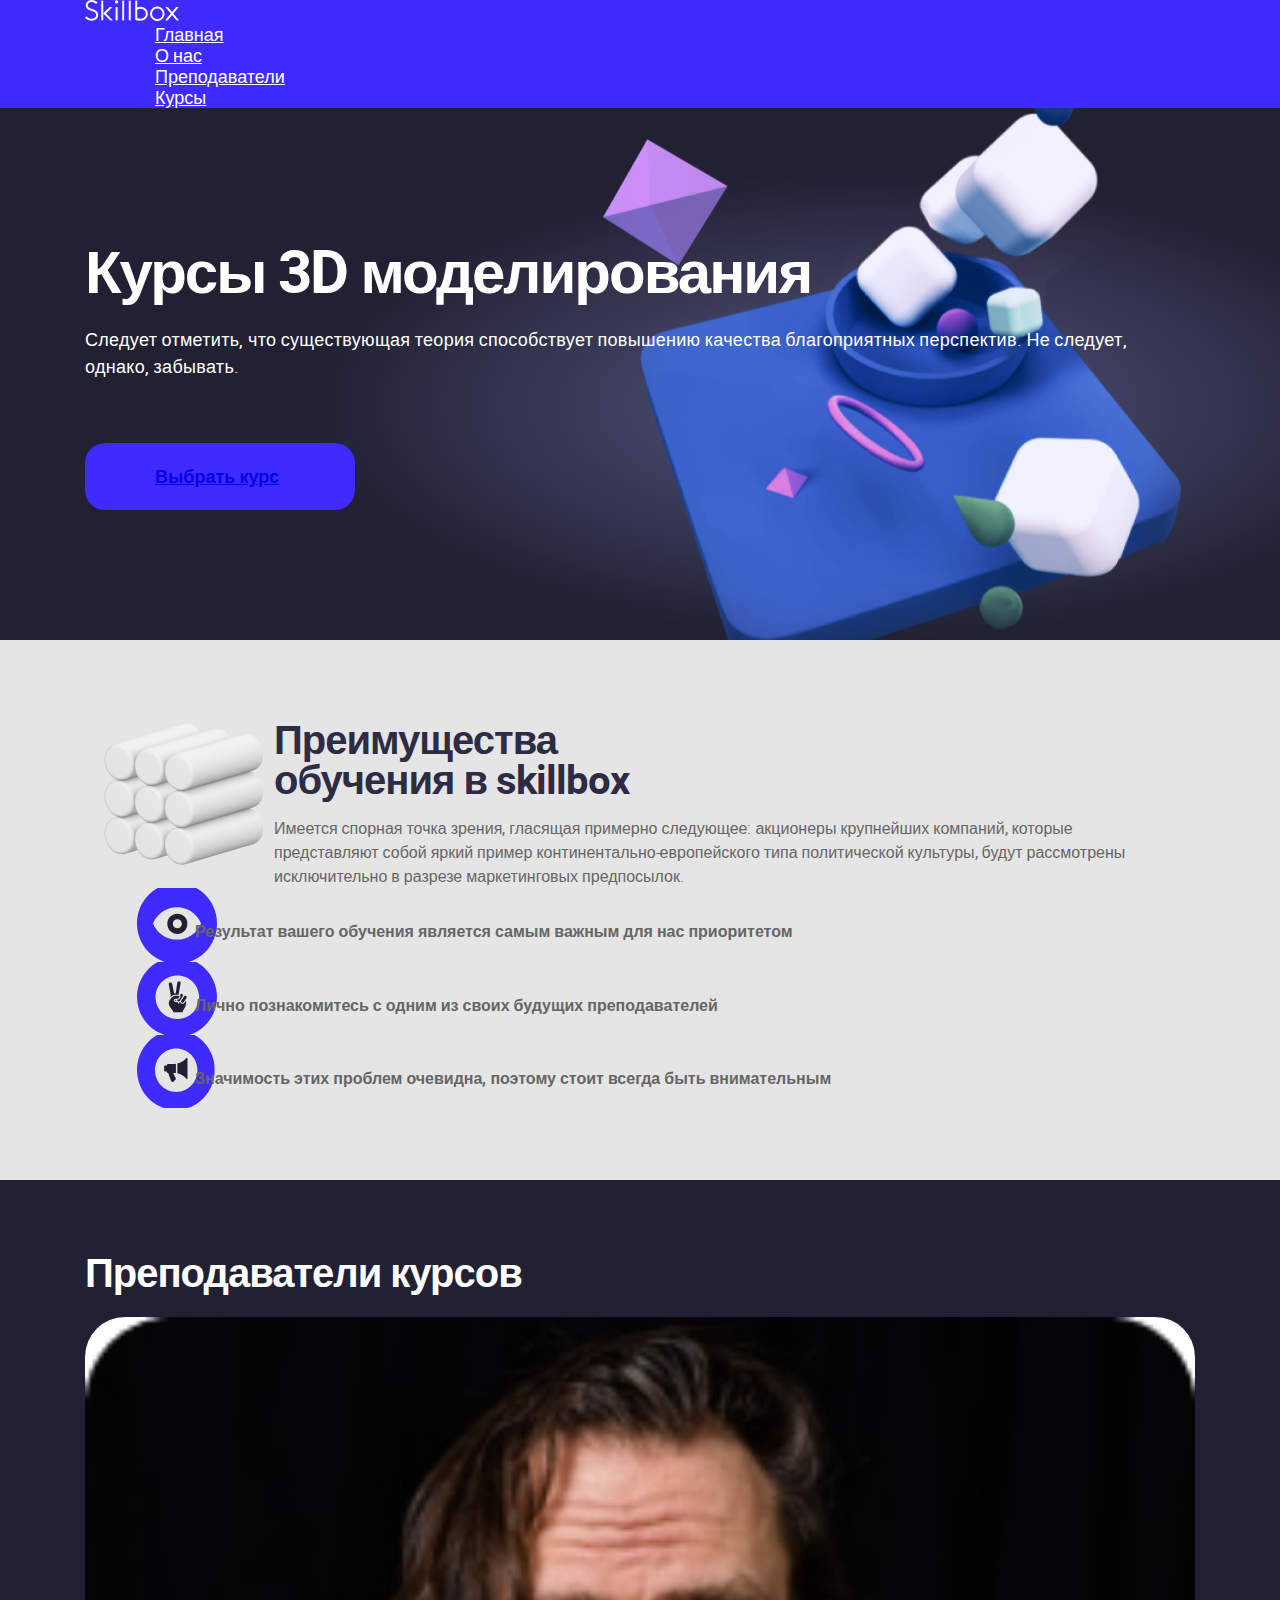
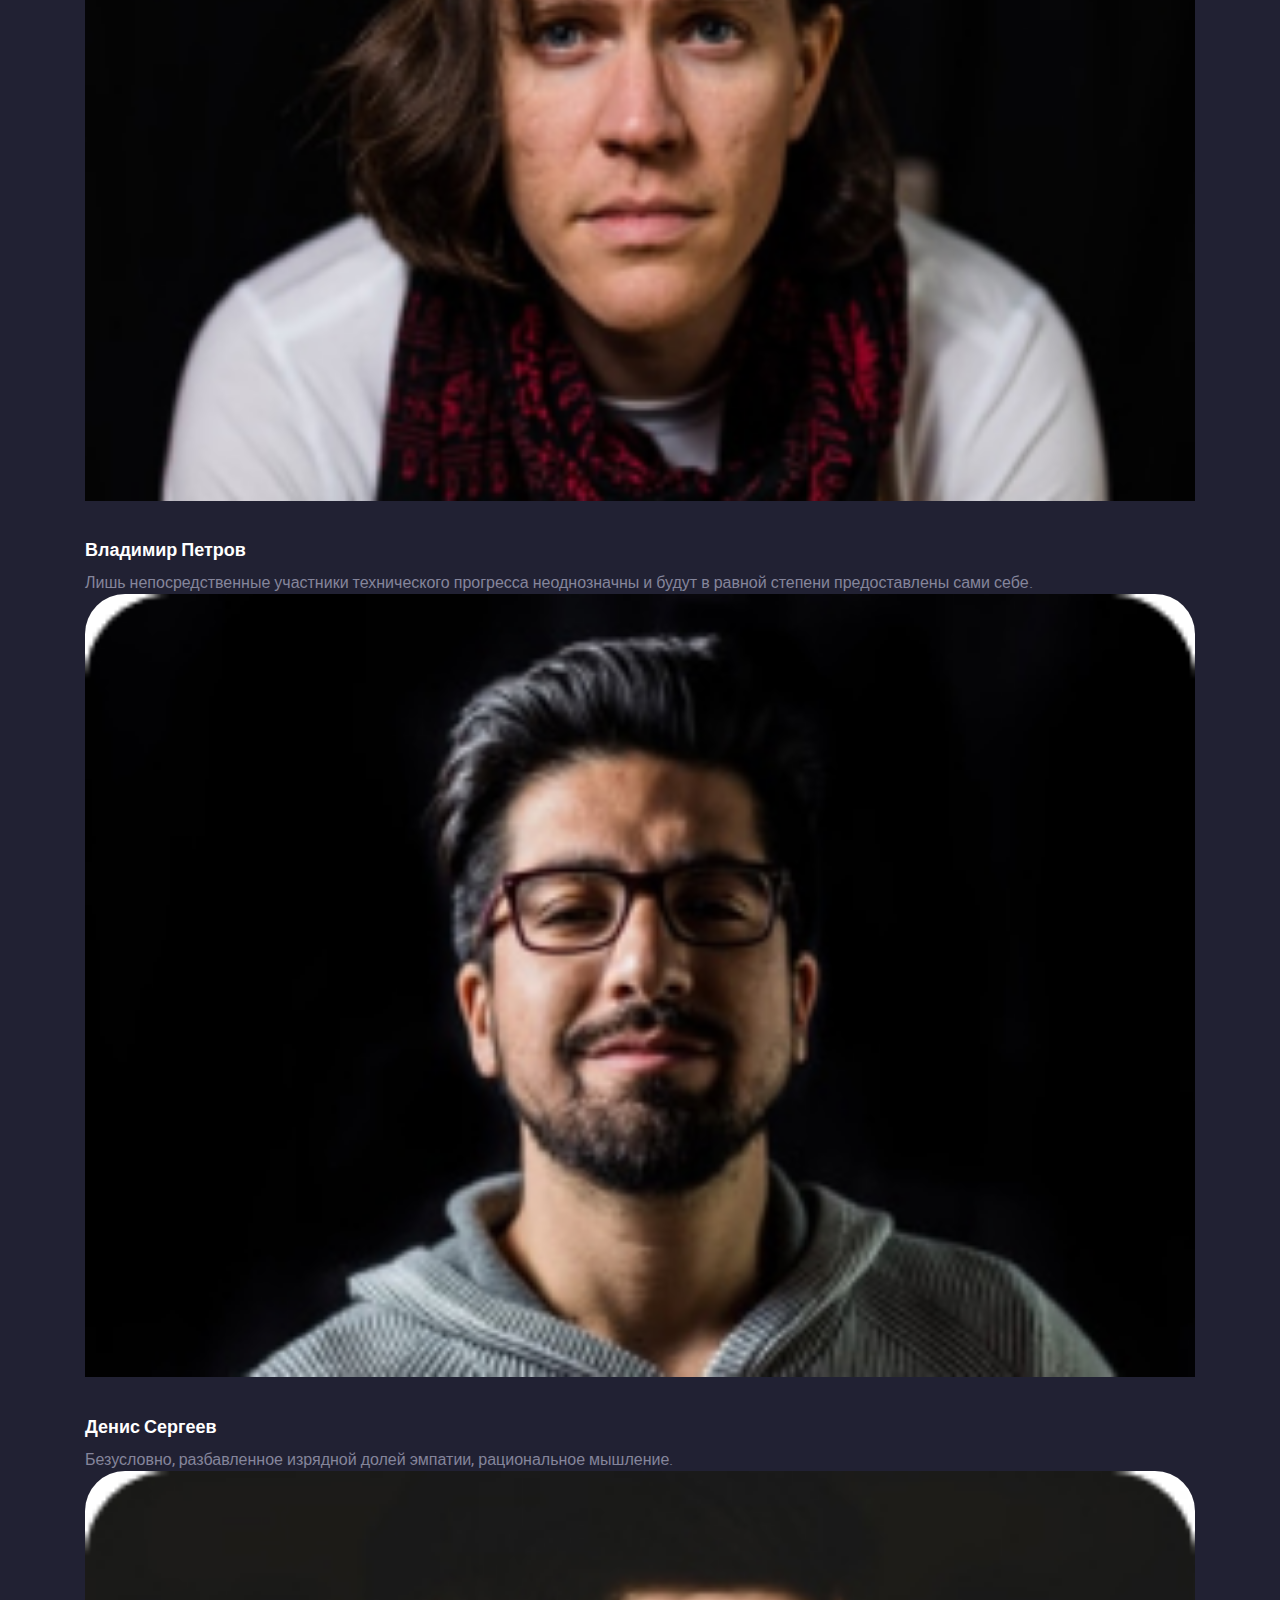
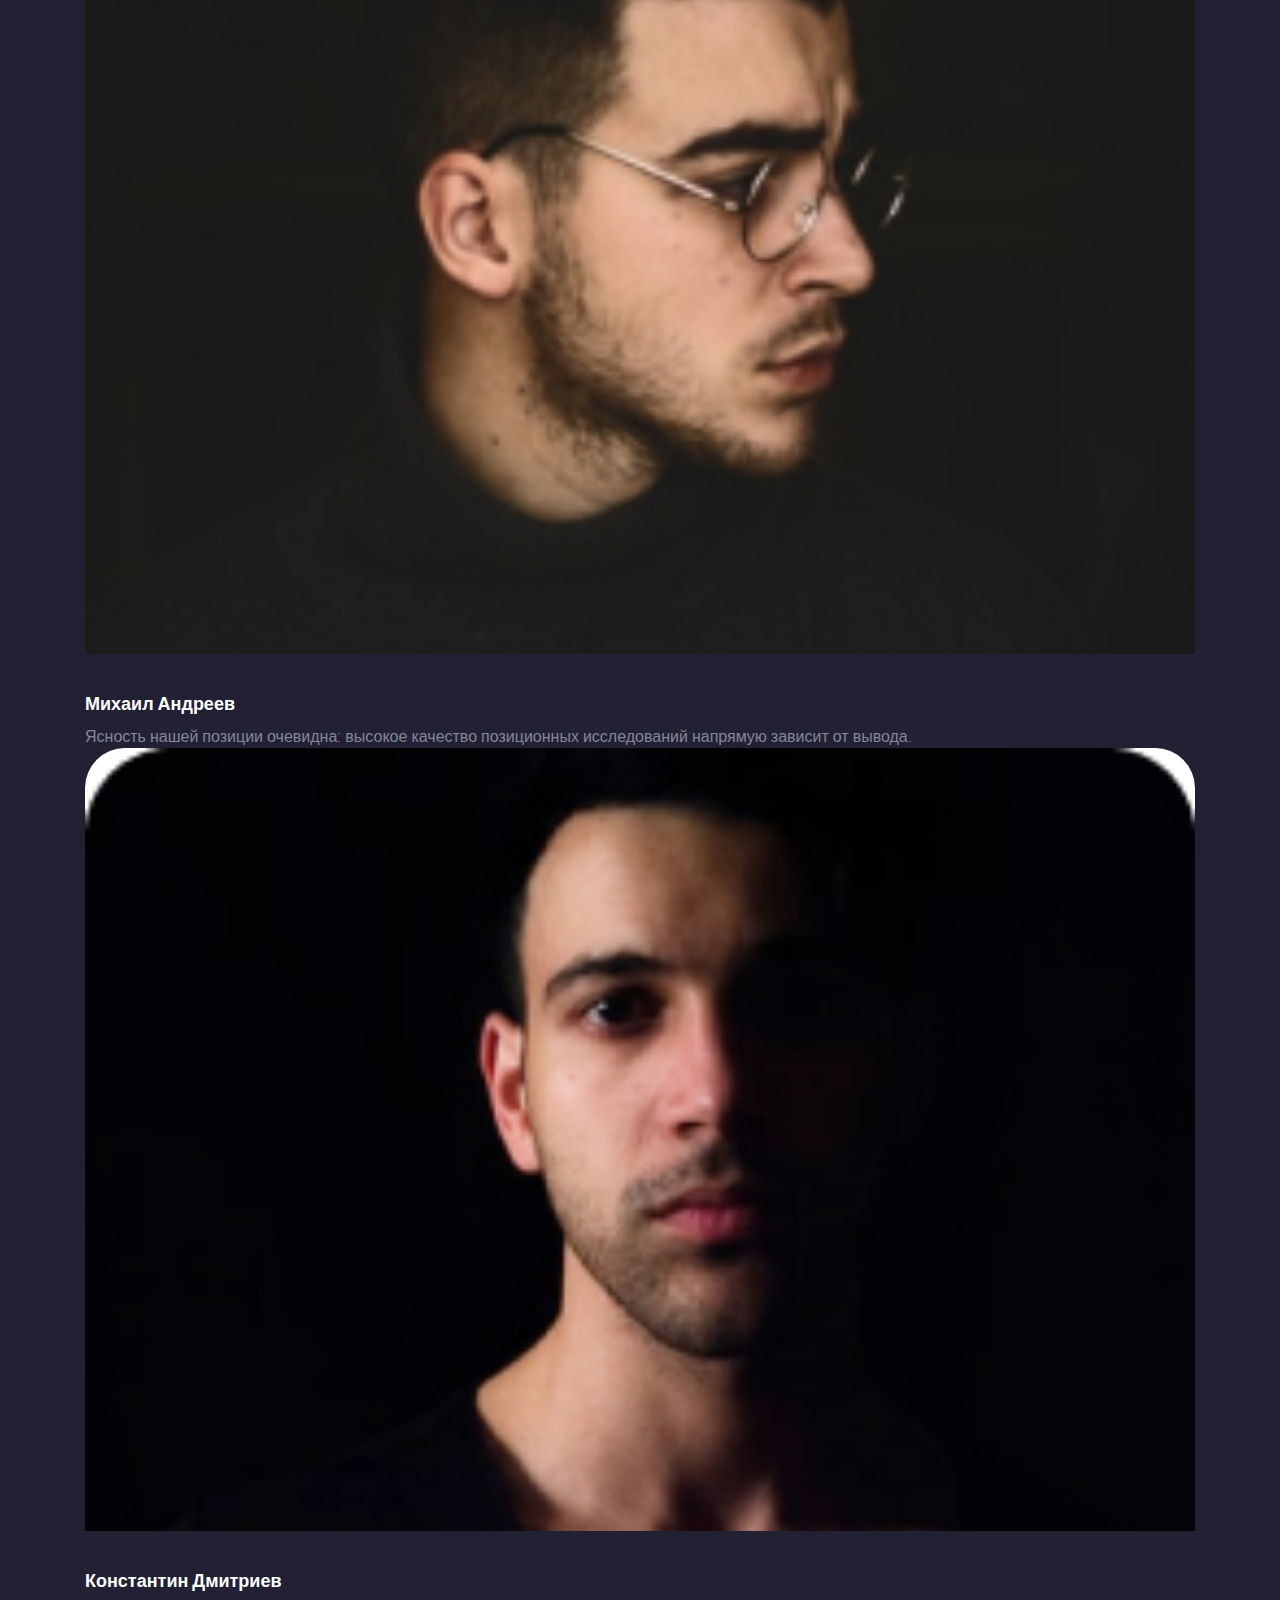
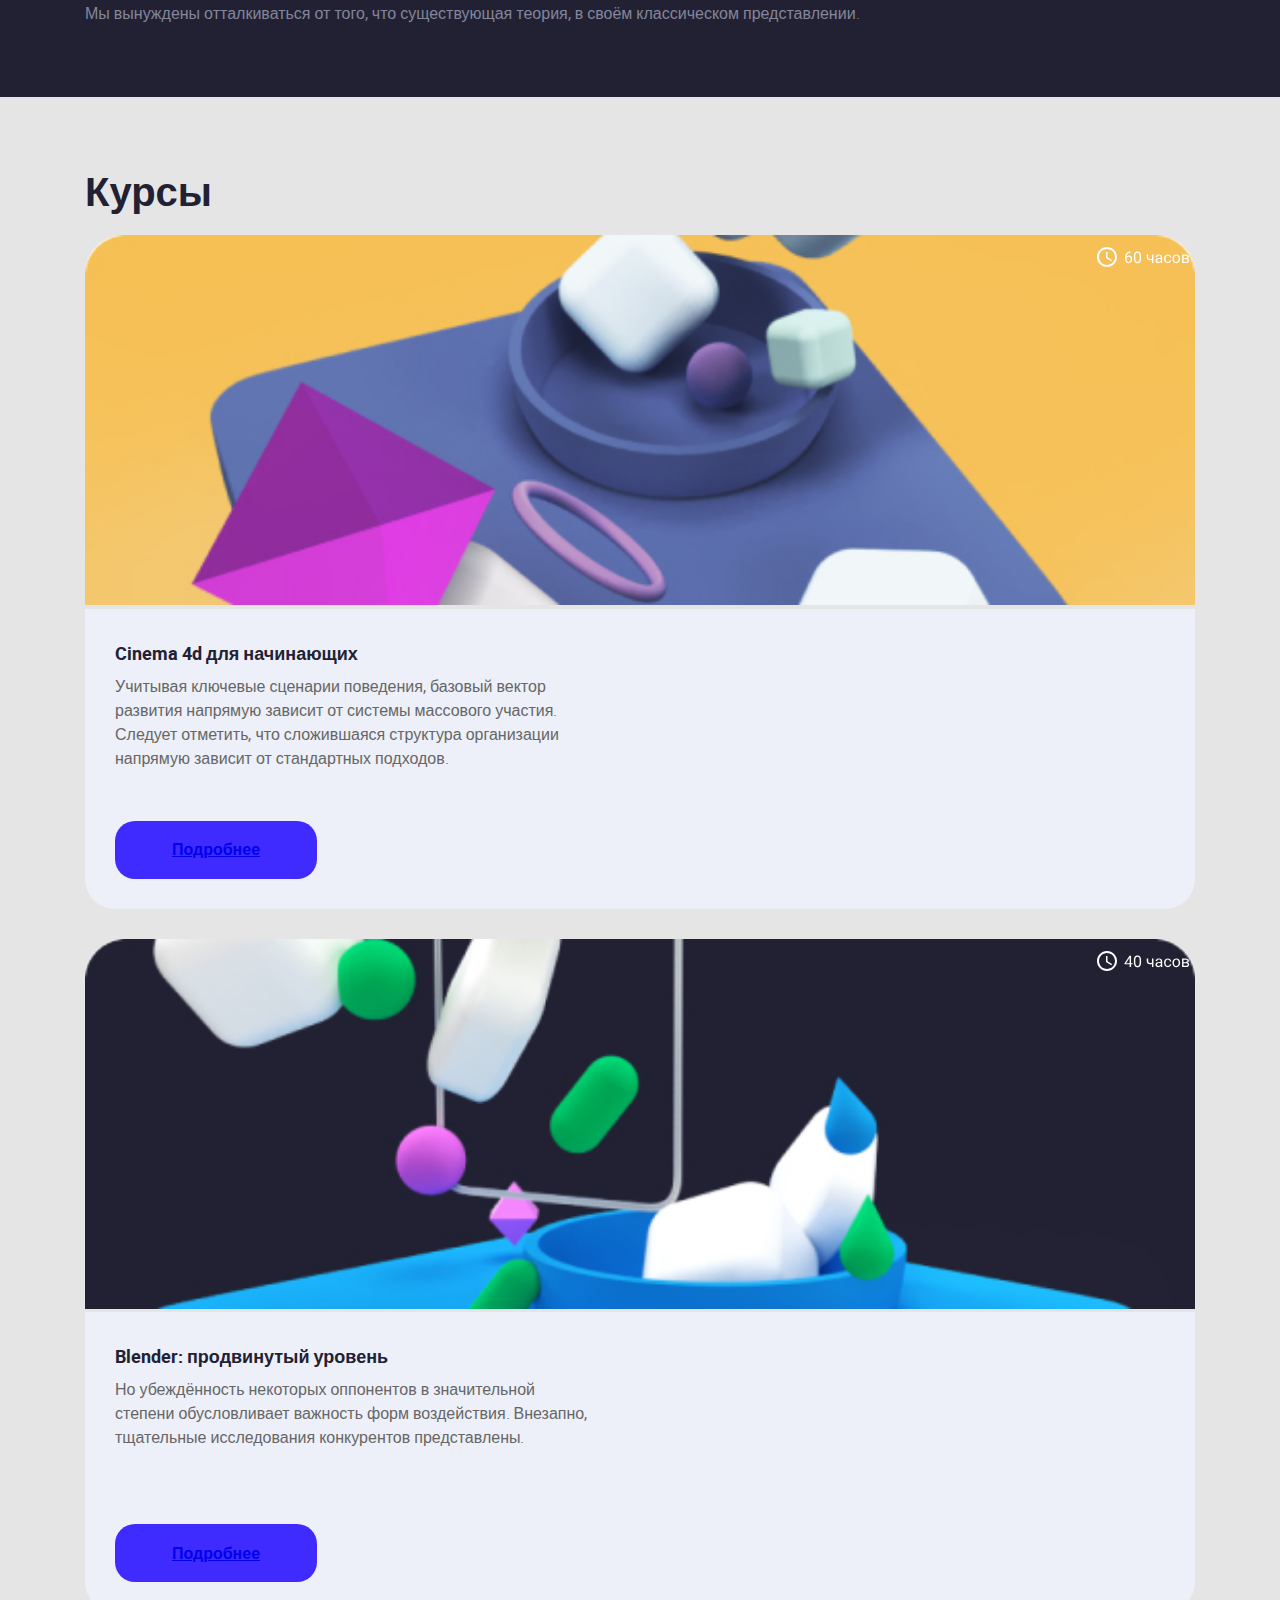
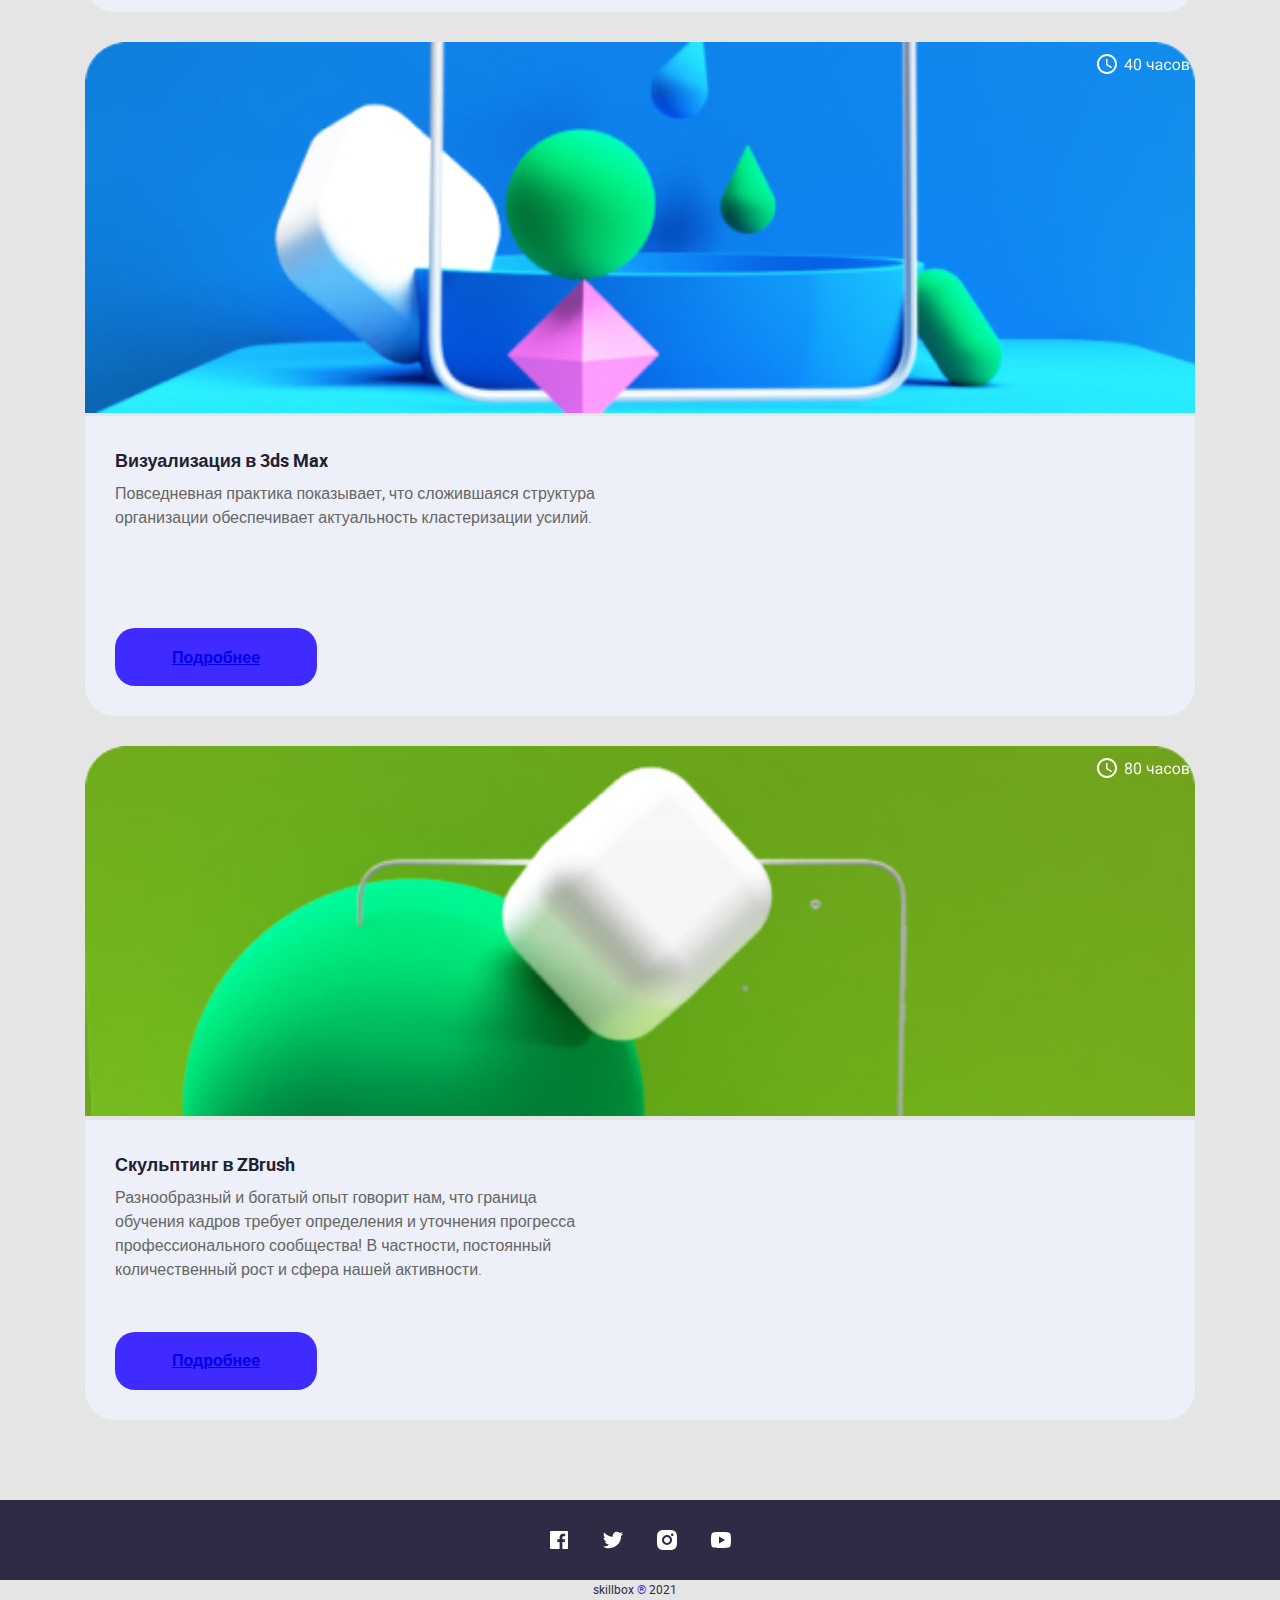
<file: 17_grid/index.html>
<!DOCTYPE html>
<html lang="ru">
<head>
	<meta charset="UTF-8">
	<meta http-equiv="X-UA-Compatible" content="IE=edge">
	<meta name="viewport" content="width=device-width, initial-scale=1.0">
	<link rel="apple-touch-icon" sizes="114x114" href="favicon/apple-touch-icon.png">
	<link rel="icon" type="image/png" sizes="32x32" href="favicon/favicon-32x32.png">
	<link rel="icon" type="image/png" sizes="16x16" href="favicon/favicon-16x16.png">
	<link rel="manifest" href="favicon/site.webmanifest">
	<link rel="mask-icon" href="favicon/safari-pinned-tab.svg" color="#5bbad5">
	<meta name="msapplication-TileColor" content="#da532c">
	<meta name="theme-color" content="#ffffff">
	<link rel="stylesheet" href="CSS/normalize.css">
	<link rel="stylesheet" href="https://cdn.jsdelivr.net/npm/bootstrap@4.6.1/dist/css/bootstrap.min.css" integrity="sha384-zCbKRCUGaJDkqS1kPbPd7TveP5iyJE0EjAuZQTgFLD2ylzuqKfdKlfG/eSrtxUkn" crossorigin="anonymous">
	<link rel="stylesheet" href="CSS/style.css">
	<title>3D-modeling</title>
</head>
<body>
	<header class="header">
		<div class="container-fluid myContainer">
			<div class="row header__row">
				<div class="header__logo col-lg-6 col-md-3 col-sm-12 col-12">
					<a href="#" class="logo-link" aria-label="Логотип">
						<picture class="logo-picture">							 
							<source media="(min-width: 576px)" srcset="img/logo-1.png">
							<source media="(max-width: 575px)" srcset="img/logo-4.png">
							<img src="img/logo-1.png" alt="Logo">
						</picture>			
					</a>
					<button aria-label="Открыть навигацию" class="burger flex">
						<span class="burger__line burger__line_1"></span>
						<span class="burger__line burger__line_2"></span> 
						<span class="burger__line burger__line_3"></span>
					</button>	 
				</div>
				<div class="header__nav col-lg-6 col-md-9 col-sm-12">
					<ul class="nav">						
						<li class="nav-item"><a href="#" class="nav-link">Главная</a></li>
						<li class="nav-item"><a href="#" class="nav-link">О нас</a></li>
						<li class="nav-item"><a href="#teachers" class="nav-link">Преподаватели</a></li>
						<li class="nav-item"><a href="#training" class="nav-link">Курсы</a></li>
					</ul>					
				</div>				
			</div>			
		</div>
	</header>
	<main class="main">
		<section class="hero">
			<div class="container-fluid myContainer">
				<div class="row">
					<div class="hero__content col-12">
						<article class="hero__article col-lg-5 col-md-7 col-sm-9">
							<h1 class="hero__title">
								Курсы 3D моделирования
							</h1>
							<p class="hero__text">
								Следует отметить, что существующая теория способствует повышению качества благоприятных перспектив. Не&nbsp;следует, однако, забывать.
							</p>
							<a class="hero__btn btn btn-primary" href="#" aria-label="Выбрать курс">Выбрать курс</a>
						</article>
					</div>
				</div>
			</div>
		</section>
		<section class="advantage">
			<div class="container-fluid myContainer">
				<div class="row advantage__row advantage__row_1">
					<div class="advantage__content col-lg-9 col-md-12">
						<article class="advantage__article">
							<h2 class="advantage__title">
								Преимущества обучения в&nbsp;skillbox
							</h2>
							<p class="advantage__text">
								Имеется спорная точка зрения, гласящая примерно следующее: акционеры крупнейших компаний, которые представляют собой яркий пример континентально-европейского типа политической культуры, будут рассмотрены исключительно в&nbsp;разрезе маркетинговых предпосылок.
							</p>
						</article>						
					</div>
				</div>
				<ul class="row advantage__row advantage__row_2">
					<li class="advantage__column advantage__column_1 col-lg-4 col-md-4 col-sm-4">
						<p class="advantage__column-text advantage__column-text_1">
							Результат вашего обучения является самым важным для нас приоритетом
						</p>
					</li>
					<li class="advantage__column advantage__column_2 col-lg-4 col-md-4 col-sm-4">
						<p class="advantage__column-text advantage__column-text_2">
							Лично познакомитесь с&nbsp;одним из&nbsp;своих будущих преподавателей
						</p>
					</li>
					<li class="advantage__column advantage__column_3 col-lg-4 col-md-4 col-sm-4">
						<p class="advantage__column-text advantage__column-text_3">
							Значимость этих проблем очевидна, поэтому стоит всегда быть внимательным
						</p>
					</li>
				</ul>
			</div>
		</section>
		<section id="teachers" class="teachers">
			<div class="container myContainer">
				<h2 class="teachers__title">
					Преподаватели курсов
				</h2>
				<ul class="row teachers__row">
					<li class="teachers__content col-lg-3 col-md-6 col-sm-6 col-12">
						<div class="teacher__picture">
							<picture class="picture">
								<source media="(min-width: 993px)" srcset="img/petrov-1440.jpg">
								<source media="(max-width: 992px) and (min-width: 768px)" srcset="img/petrov-768.jpg">
								<source media="(max-width: 767px) and (min-width: 576px)" srcset="img/petrov-576.jpg">
								<source media="(max-width: 575px)" srcset="img/petrov-320.jpg">
								<img src="img/petrov-1440.png" alt="Владимир Петров" class="teachers__img">
							</picture>
						</div>
						<article class="teachers__article">
							<h3 class="teacher__name">
								Владимир Петров
							</h3>
							<p class="teachers__desc">
								Лишь непосредственные участники технического прогресса неоднозначны и&nbsp;будут в&nbsp;равной степени
								предоставлены сами себе.
							</p>
						</article>
					</li>
					<li class="teachers__content col-lg-3 col-md-6 col-sm-6 col-12">
						<div class="teacher__picture">
							<picture class="picture">
								<source media="(min-width: 993px)" srcset="img/sergeev-1440.jpg">
								<source media="(max-width: 992px) and (min-width: 768px)" srcset="img/sergeev-768.jpg">
								<source media="(max-width: 767px) and (min-width: 576px)" srcset="img/sergeev-576.jpg">
								<source media="(max-width: 575px)" srcset="img/sergeev-320.jpg">
								<img src="img/sergeev-1440.png" alt="Денис Сергеев" class="teachers__img">
							</picture>
						</div>
						<article class="teachers__article">
							<h3 class="teacher__name">
								Денис Сергеев
							</h3>
							<p class="teachers__desc">
								Безусловно, разбавленное изрядной долей эмпатии, рациональное мышление.
							</p>
						</article>
					</li>
					<li class="teachers__content col-lg-3 col-md-6 col-sm-6 col-12">
						<div class="teacher__picture">
							<picture class="picture">
								<source media="(min-width: 993px)" srcset="img/andreev-1440.jpg">
								<source media="(max-width: 992px) and (min-width: 768px)" srcset="img/andreev-768.jpg">
								<source media="(max-width: 767px) and (min-width: 576px)" srcset="img/andreev-576.jpg">
								<source media="(max-width: 575px)" srcset="img/andreev-320.jpg">
								<img src="img/andreev-1440.png" alt="Михаил Андреев" class="teachers__img">
							</picture>
						</div>
						<article class="teachers__article">
							<h3 class="teacher__name">
								Михаил Андреев
							</h3>
							<p class="teachers__desc">
								Ясность нашей позиции очевидна: высокое качество позиционных исследований напрямую зависит от&nbsp;вывода.
							</p>
						</article>
					</li>
					<li class="teachers__content col-lg-3 col-md-6 col-sm-6 col-12">
						<div class="teacher__picture">
							<picture class="picture">
								<source media="(min-width: 993px)" srcset="img/dmitriev-1440.jpg">
								<source media="(max-width: 992px) and (min-width: 768px)" srcset="img/dmitriev-768.jpg">
								<source media="(max-width: 767px) and (min-width: 576px)" srcset="img/dmitriev-576.jpg">
								<source media="(max-width: 575px)" srcset="img/dmitriev-320.jpg">
								<img src="img/dmitriev-1440.png" alt="Константин Дмитриев" class="teachers__img">
							</picture>
						</div>
						<article class="teachers__article">
							<h3 class="teacher__name">
								Константин Дмитриев
							</h3>
							<p class="teachers__desc">
								Мы&nbsp;вынуждены отталкиваться от&nbsp;того, что существующая теория, в&nbsp;своём классическом
								представлении.
							</p>
						</article>
					</li>
				</ul>
			</div>
		</section>
		<section id="training" class="training">
			<div class="container myContainer">
				<h2 class="training__title">
					Курсы
				</h2>
				<ul class="row training__row">
					<li class="training__content col-lg-6 col-md-6 col-sm-6 col-12">
						<div class="training__picture">
							<picture class="picture">
								<source media="(min-width: 991px)" srcset="img/cinema-1440.jpg">
								<source media="(max-width: 992px) and (min-width: 768px)" srcset="img/cinema-768.jpg">
								<source media="(max-width: 767px) and (min-width: 576px)" srcset="img/cinema-576.jpg">
								<source media="(max-width: 575px)" srcset="img/cinema-320.jpg">
								<img src="img/cinema-1440.jpg" alt="60 часов" class="training__img">
							</picture>
							<svg class="training__svg" width="95" height="24" viewbox="0 0 95 24" fill="none"
								xmlns="http://www.w3.org/2000/svg">
								<path
									d="M35.6172 6.61719V7.84375H35.3516C34.2266 7.86458 33.3307 8.19792 32.6641 8.84375C31.9974 9.48958 31.612 10.3984 31.5078 11.5703C32.1068 10.8828 32.9245 10.5391 33.9609 10.5391C34.9505 10.5391 35.7396 10.888 36.3281 11.5859C36.9219 12.2839 37.2188 13.1849 37.2188 14.2891C37.2188 15.4609 36.8984 16.3984 36.2578 17.1016C35.6224 17.8047 34.7682 18.1562 33.6953 18.1562C32.6068 18.1562 31.724 17.7396 31.0469 16.9062C30.3698 16.0677 30.0312 14.9896 30.0312 13.6719V13.1172C30.0312 11.0234 30.4766 9.42448 31.3672 8.32031C32.263 7.21094 33.5938 6.64323 35.3594 6.61719H35.6172ZM33.7188 11.7422C33.224 11.7422 32.7682 11.8906 32.3516 12.1875C31.9349 12.4844 31.6458 12.8568 31.4844 13.3047V13.8359C31.4844 14.7734 31.6953 15.5286 32.1172 16.1016C32.5391 16.6745 33.0651 16.9609 33.6953 16.9609C34.3464 16.9609 34.8568 16.7214 35.2266 16.2422C35.6016 15.763 35.7891 15.1354 35.7891 14.3594C35.7891 13.5781 35.599 12.9479 35.2188 12.4688C34.8438 11.9844 34.3438 11.7422 33.7188 11.7422ZM46.0625 13.1484C46.0625 14.8411 45.7734 16.099 45.1953 16.9219C44.6172 17.7448 43.7135 18.1562 42.4844 18.1562C41.2708 18.1562 40.3724 17.7552 39.7891 16.9531C39.2057 16.1458 38.9036 14.9427 38.8828 13.3438V11.4141C38.8828 9.74219 39.1719 8.5 39.75 7.6875C40.3281 6.875 41.2344 6.46875 42.4688 6.46875C43.6927 6.46875 44.5938 6.86198 45.1719 7.64844C45.75 8.42969 46.0469 9.63802 46.0625 11.2734V13.1484ZM44.6172 11.1719C44.6172 9.94792 44.4453 9.05729 44.1016 8.5C43.7578 7.9375 43.2135 7.65625 42.4688 7.65625C41.7292 7.65625 41.1901 7.9349 40.8516 8.49219C40.513 9.04948 40.3385 9.90625 40.3281 11.0625V13.375C40.3281 14.6042 40.5052 15.513 40.8594 16.1016C41.2188 16.6849 41.7604 16.9766 42.4844 16.9766C43.1979 16.9766 43.7266 16.7005 44.0703 16.1484C44.4193 15.5964 44.6016 14.7266 44.6172 13.5391V11.1719ZM58.4141 18H56.9609V14.9375C56.3255 15.1042 55.6745 15.1875 55.0078 15.1875C53.9505 15.1875 53.1432 14.9167 52.5859 14.375C52.0339 13.8333 51.7526 13.0625 51.7422 12.0625V9.53906H53.1875V12.1094C53.2135 13.3698 53.8203 14 55.0078 14C55.6745 14 56.3255 13.9167 56.9609 13.75V9.54688H58.4141V18ZM65.9531 18C65.8698 17.8333 65.8021 17.5365 65.75 17.1094C65.0781 17.8073 64.276 18.1562 63.3438 18.1562C62.5104 18.1562 61.8255 17.9219 61.2891 17.4531C60.7578 16.9792 60.4922 16.3802 60.4922 15.6562C60.4922 14.776 60.8255 14.0938 61.4922 13.6094C62.1641 13.1198 63.1068 12.875 64.3203 12.875H65.7266V12.2109C65.7266 11.7057 65.5755 11.3047 65.2734 11.0078C64.9714 10.7057 64.526 10.5547 63.9375 10.5547C63.4219 10.5547 62.9896 10.6849 62.6406 10.9453C62.2917 11.2057 62.1172 11.5208 62.1172 11.8906H60.6641C60.6641 11.4688 60.8125 11.0625 61.1094 10.6719C61.4115 10.276 61.8177 9.96354 62.3281 9.73438C62.8438 9.50521 63.4089 9.39062 64.0234 9.39062C64.9974 9.39062 65.7604 9.63542 66.3125 10.125C66.8646 10.6094 67.151 11.2786 67.1719 12.1328V16.0234C67.1719 16.7995 67.2708 17.4167 67.4688 17.875V18H65.9531ZM63.5547 16.8984C64.0078 16.8984 64.4375 16.7812 64.8438 16.5469C65.25 16.3125 65.5443 16.0078 65.7266 15.6328V13.8984H64.5938C62.8229 13.8984 61.9375 14.4167 61.9375 15.4531C61.9375 15.9062 62.0885 16.2604 62.3906 16.5156C62.6927 16.7708 63.0807 16.8984 63.5547 16.8984ZM72.8281 16.9766C73.3438 16.9766 73.7943 16.8203 74.1797 16.5078C74.5651 16.1953 74.7786 15.8047 74.8203 15.3359H76.1875C76.1615 15.8203 75.9948 16.2812 75.6875 16.7188C75.3802 17.1562 74.9688 17.5052 74.4531 17.7656C73.9427 18.026 73.401 18.1562 72.8281 18.1562C71.6771 18.1562 70.7604 17.7734 70.0781 17.0078C69.401 16.237 69.0625 15.1849 69.0625 13.8516V13.6094C69.0625 12.7865 69.2135 12.0547 69.5156 11.4141C69.8177 10.7734 70.25 10.276 70.8125 9.92188C71.3802 9.56771 72.0495 9.39062 72.8203 9.39062C73.7682 9.39062 74.5547 9.67448 75.1797 10.2422C75.8099 10.8099 76.1458 11.5469 76.1875 12.4531H74.8203C74.7786 11.9062 74.5703 11.4583 74.1953 11.1094C73.8255 10.7552 73.3672 10.5781 72.8203 10.5781C72.0859 10.5781 71.5156 10.8438 71.1094 11.375C70.7083 11.901 70.5078 12.6641 70.5078 13.6641V13.9375C70.5078 14.9115 70.7083 15.6615 71.1094 16.1875C71.5104 16.7135 72.0833 16.9766 72.8281 16.9766ZM77.4297 13.6953C77.4297 12.8672 77.5911 12.1224 77.9141 11.4609C78.2422 10.7995 78.6953 10.2891 79.2734 9.92969C79.8568 9.57031 80.5208 9.39062 81.2656 9.39062C82.4167 9.39062 83.3464 9.78906 84.0547 10.5859C84.7682 11.3828 85.125 12.4427 85.125 13.7656V13.8672C85.125 14.6901 84.9661 15.4297 84.6484 16.0859C84.3359 16.737 83.8854 17.2448 83.2969 17.6094C82.7135 17.974 82.0417 18.1562 81.2812 18.1562C80.1354 18.1562 79.2057 17.7578 78.4922 16.9609C77.7839 16.1641 77.4297 15.1094 77.4297 13.7969V13.6953ZM78.8828 13.8672C78.8828 14.8047 79.099 15.5573 79.5312 16.125C79.9688 16.6927 80.5521 16.9766 81.2812 16.9766C82.0156 16.9766 82.599 16.6901 83.0312 16.1172C83.4635 15.5391 83.6797 14.7318 83.6797 13.6953C83.6797 12.7682 83.4583 12.0182 83.0156 11.4453C82.5781 10.8672 81.9948 10.5781 81.2656 10.5781C80.5521 10.5781 79.9766 10.862 79.5391 11.4297C79.1016 11.9974 78.8828 12.8099 78.8828 13.8672ZM87.0703 18V9.54688H90.3672C91.4922 9.54688 92.3542 9.74479 92.9531 10.1406C93.5573 10.5312 93.8594 11.1068 93.8594 11.8672C93.8594 12.2578 93.7422 12.612 93.5078 12.9297C93.2734 13.2422 92.9271 13.4818 92.4688 13.6484C92.9792 13.7682 93.388 14.0026 93.6953 14.3516C94.0078 14.7005 94.1641 15.1172 94.1641 15.6016C94.1641 16.3776 93.8776 16.9714 93.3047 17.3828C92.737 17.7943 91.9323 18 90.8906 18H87.0703ZM88.5156 14.2891V16.8359H90.9062C91.5104 16.8359 91.9609 16.724 92.2578 16.5C92.5599 16.276 92.7109 15.9609 92.7109 15.5547C92.7109 14.7109 92.0911 14.2891 90.8516 14.2891H88.5156ZM88.5156 13.1328H90.3828C91.737 13.1328 92.4141 12.737 92.4141 11.9453C92.4141 11.1536 91.7734 10.7448 90.4922 10.7188H88.5156V13.1328Z"
									fill="white" />
								<path
									d="M11.99 2C6.47 2 2 6.48 2 12C2 17.52 6.47 22 11.99 22C17.52 22 22 17.52 22 12C22 6.48 17.52 2 11.99 2ZM12 20C7.58 20 4 16.42 4 12C4 7.58 7.58 4 12 4C16.42 4 20 7.58 20 12C20 16.42 16.42 20 12 20Z"
									fill="white" />
								<path d="M12.5 7H11V13L16.25 16.15L17 14.92L12.5 12.25V7Z" fill="white" />
							</svg>
						</div>
						<article class="training__article">
							<h3 class="training__name">
								Cinema 4d&nbsp;для начинающих
							</h3>
							<p class="training__desc">
								Учитывая ключевые сценарии поведения, базовый вектор развития напрямую зависит от&nbsp;системы массового участия.
								Следует отметить, что сложившаяся структура организации напрямую зависит от&nbsp;стандартных подходов.
							</p>
							<a class="training__btn btn btn-primary" href="#" aria-label="Кнопка подробнее">Подробнее</a>
						</article>
					</li>
					<li class="training__content col-lg-6 col-md-6 col-sm-6 col-12">
						<div class="training__picture">
							<picture class="picture">
								<source media="(min-width: 991px)" srcset="img/blender-1440.jpg">
								<source media="(max-width: 992px) and (min-width: 768px)" srcset="img/blender-768.jpg">
								<source media="(max-width: 767px) and (min-width: 576px)" srcset="img/blender-576.jpg">
								<source media="(max-width: 575px)" srcset="img/blender-320.jpg">
								<img src="img/blender-1440.jpg" alt="40 часов" class="training__img">
							</picture>
							<svg class="training__svg" width="95" height="24" viewbox="0 0 95 24" fill="none"
								xmlns="http://www.w3.org/2000/svg">
								<path
									d="M36.0469 14.1797H37.625V15.3594H36.0469V18H34.5938V15.3594H29.4141V14.5078L34.5078 6.625H36.0469V14.1797ZM31.0547 14.1797H34.5938V8.60156L34.4219 8.91406L31.0547 14.1797ZM46.0625 13.1484C46.0625 14.8411 45.7734 16.099 45.1953 16.9219C44.6172 17.7448 43.7135 18.1562 42.4844 18.1562C41.2708 18.1562 40.3724 17.7552 39.7891 16.9531C39.2057 16.1458 38.9036 14.9427 38.8828 13.3438V11.4141C38.8828 9.74219 39.1719 8.5 39.75 7.6875C40.3281 6.875 41.2344 6.46875 42.4688 6.46875C43.6927 6.46875 44.5938 6.86198 45.1719 7.64844C45.75 8.42969 46.0469 9.63802 46.0625 11.2734V13.1484ZM44.6172 11.1719C44.6172 9.94792 44.4453 9.05729 44.1016 8.5C43.7578 7.9375 43.2135 7.65625 42.4688 7.65625C41.7292 7.65625 41.1901 7.9349 40.8516 8.49219C40.513 9.04948 40.3385 9.90625 40.3281 11.0625V13.375C40.3281 14.6042 40.5052 15.513 40.8594 16.1016C41.2188 16.6849 41.7604 16.9766 42.4844 16.9766C43.1979 16.9766 43.7266 16.7005 44.0703 16.1484C44.4193 15.5964 44.6016 14.7266 44.6172 13.5391V11.1719ZM58.4141 18H56.9609V14.9375C56.3255 15.1042 55.6745 15.1875 55.0078 15.1875C53.9505 15.1875 53.1432 14.9167 52.5859 14.375C52.0339 13.8333 51.7526 13.0625 51.7422 12.0625V9.53906H53.1875V12.1094C53.2135 13.3698 53.8203 14 55.0078 14C55.6745 14 56.3255 13.9167 56.9609 13.75V9.54688H58.4141V18ZM65.9531 18C65.8698 17.8333 65.8021 17.5365 65.75 17.1094C65.0781 17.8073 64.276 18.1562 63.3438 18.1562C62.5104 18.1562 61.8255 17.9219 61.2891 17.4531C60.7578 16.9792 60.4922 16.3802 60.4922 15.6562C60.4922 14.776 60.8255 14.0938 61.4922 13.6094C62.1641 13.1198 63.1068 12.875 64.3203 12.875H65.7266V12.2109C65.7266 11.7057 65.5755 11.3047 65.2734 11.0078C64.9714 10.7057 64.526 10.5547 63.9375 10.5547C63.4219 10.5547 62.9896 10.6849 62.6406 10.9453C62.2917 11.2057 62.1172 11.5208 62.1172 11.8906H60.6641C60.6641 11.4688 60.8125 11.0625 61.1094 10.6719C61.4115 10.276 61.8177 9.96354 62.3281 9.73438C62.8438 9.50521 63.4089 9.39062 64.0234 9.39062C64.9974 9.39062 65.7604 9.63542 66.3125 10.125C66.8646 10.6094 67.151 11.2786 67.1719 12.1328V16.0234C67.1719 16.7995 67.2708 17.4167 67.4688 17.875V18H65.9531ZM63.5547 16.8984C64.0078 16.8984 64.4375 16.7812 64.8438 16.5469C65.25 16.3125 65.5443 16.0078 65.7266 15.6328V13.8984H64.5938C62.8229 13.8984 61.9375 14.4167 61.9375 15.4531C61.9375 15.9062 62.0885 16.2604 62.3906 16.5156C62.6927 16.7708 63.0807 16.8984 63.5547 16.8984ZM72.8281 16.9766C73.3438 16.9766 73.7943 16.8203 74.1797 16.5078C74.5651 16.1953 74.7786 15.8047 74.8203 15.3359H76.1875C76.1615 15.8203 75.9948 16.2812 75.6875 16.7188C75.3802 17.1562 74.9688 17.5052 74.4531 17.7656C73.9427 18.026 73.401 18.1562 72.8281 18.1562C71.6771 18.1562 70.7604 17.7734 70.0781 17.0078C69.401 16.237 69.0625 15.1849 69.0625 13.8516V13.6094C69.0625 12.7865 69.2135 12.0547 69.5156 11.4141C69.8177 10.7734 70.25 10.276 70.8125 9.92188C71.3802 9.56771 72.0495 9.39062 72.8203 9.39062C73.7682 9.39062 74.5547 9.67448 75.1797 10.2422C75.8099 10.8099 76.1458 11.5469 76.1875 12.4531H74.8203C74.7786 11.9062 74.5703 11.4583 74.1953 11.1094C73.8255 10.7552 73.3672 10.5781 72.8203 10.5781C72.0859 10.5781 71.5156 10.8438 71.1094 11.375C70.7083 11.901 70.5078 12.6641 70.5078 13.6641V13.9375C70.5078 14.9115 70.7083 15.6615 71.1094 16.1875C71.5104 16.7135 72.0833 16.9766 72.8281 16.9766ZM77.4297 13.6953C77.4297 12.8672 77.5911 12.1224 77.9141 11.4609C78.2422 10.7995 78.6953 10.2891 79.2734 9.92969C79.8568 9.57031 80.5208 9.39062 81.2656 9.39062C82.4167 9.39062 83.3464 9.78906 84.0547 10.5859C84.7682 11.3828 85.125 12.4427 85.125 13.7656V13.8672C85.125 14.6901 84.9661 15.4297 84.6484 16.0859C84.3359 16.737 83.8854 17.2448 83.2969 17.6094C82.7135 17.974 82.0417 18.1562 81.2812 18.1562C80.1354 18.1562 79.2057 17.7578 78.4922 16.9609C77.7839 16.1641 77.4297 15.1094 77.4297 13.7969V13.6953ZM78.8828 13.8672C78.8828 14.8047 79.099 15.5573 79.5312 16.125C79.9688 16.6927 80.5521 16.9766 81.2812 16.9766C82.0156 16.9766 82.599 16.6901 83.0312 16.1172C83.4635 15.5391 83.6797 14.7318 83.6797 13.6953C83.6797 12.7682 83.4583 12.0182 83.0156 11.4453C82.5781 10.8672 81.9948 10.5781 81.2656 10.5781C80.5521 10.5781 79.9766 10.862 79.5391 11.4297C79.1016 11.9974 78.8828 12.8099 78.8828 13.8672ZM87.0703 18V9.54688H90.3672C91.4922 9.54688 92.3542 9.74479 92.9531 10.1406C93.5573 10.5312 93.8594 11.1068 93.8594 11.8672C93.8594 12.2578 93.7422 12.612 93.5078 12.9297C93.2734 13.2422 92.9271 13.4818 92.4688 13.6484C92.9792 13.7682 93.388 14.0026 93.6953 14.3516C94.0078 14.7005 94.1641 15.1172 94.1641 15.6016C94.1641 16.3776 93.8776 16.9714 93.3047 17.3828C92.737 17.7943 91.9323 18 90.8906 18H87.0703ZM88.5156 14.2891V16.8359H90.9062C91.5104 16.8359 91.9609 16.724 92.2578 16.5C92.5599 16.276 92.7109 15.9609 92.7109 15.5547C92.7109 14.7109 92.0911 14.2891 90.8516 14.2891H88.5156ZM88.5156 13.1328H90.3828C91.737 13.1328 92.4141 12.737 92.4141 11.9453C92.4141 11.1536 91.7734 10.7448 90.4922 10.7188H88.5156V13.1328Z"
									fill="white" />
								<path
									d="M11.99 2C6.47 2 2 6.48 2 12C2 17.52 6.47 22 11.99 22C17.52 22 22 17.52 22 12C22 6.48 17.52 2 11.99 2ZM12 20C7.58 20 4 16.42 4 12C4 7.58 7.58 4 12 4C16.42 4 20 7.58 20 12C20 16.42 16.42 20 12 20Z"
									fill="white" />
								<path d="M12.5 7H11V13L16.25 16.15L17 14.92L12.5 12.25V7Z" fill="white" />
							</svg>
						</div>
						<article class="training__article">
							<h3 class="training__name">
								Blender: продвинутый уровень
							</h3>
							<p class="training__desc">
								Но&nbsp;убеждённость некоторых оппонентов в&nbsp;значительной степени обусловливает важность форм воздействия.
								Внезапно, тщательные исследования конкурентов представлены.
							</p>
							<a class="training__btn btn btn-primary" href="#" aria-label="Кнопка подробнее">Подробнее</a>
						</article>
					</li>
					<li class="training__content col-lg-6 col-md-6 col-sm-6 col-12">
						<div class="training__picture">
							<picture class="picture">
								<source media="(min-width: 991px)" srcset="img/max-1440.jpg">
								<source media="(max-width: 992px) and (min-width: 768px)" srcset="img/max-768.jpg">
								<source media="(max-width: 767px) and (min-width: 576px)" srcset="img/max-576.jpg">
								<source media="(max-width: 575px)" srcset="img/max-320.jpg">
								<img src="img/max-1440.jpg" alt="40 часов" class="training__img">
							</picture>
							<svg class="training__svg" width="95" height="24" viewbox="0 0 95 24" fill="none"
								xmlns="http://www.w3.org/2000/svg">
								<path
									d="M36.0469 14.1797H37.625V15.3594H36.0469V18H34.5938V15.3594H29.4141V14.5078L34.5078 6.625H36.0469V14.1797ZM31.0547 14.1797H34.5938V8.60156L34.4219 8.91406L31.0547 14.1797ZM46.0625 13.1484C46.0625 14.8411 45.7734 16.099 45.1953 16.9219C44.6172 17.7448 43.7135 18.1562 42.4844 18.1562C41.2708 18.1562 40.3724 17.7552 39.7891 16.9531C39.2057 16.1458 38.9036 14.9427 38.8828 13.3438V11.4141C38.8828 9.74219 39.1719 8.5 39.75 7.6875C40.3281 6.875 41.2344 6.46875 42.4688 6.46875C43.6927 6.46875 44.5938 6.86198 45.1719 7.64844C45.75 8.42969 46.0469 9.63802 46.0625 11.2734V13.1484ZM44.6172 11.1719C44.6172 9.94792 44.4453 9.05729 44.1016 8.5C43.7578 7.9375 43.2135 7.65625 42.4688 7.65625C41.7292 7.65625 41.1901 7.9349 40.8516 8.49219C40.513 9.04948 40.3385 9.90625 40.3281 11.0625V13.375C40.3281 14.6042 40.5052 15.513 40.8594 16.1016C41.2188 16.6849 41.7604 16.9766 42.4844 16.9766C43.1979 16.9766 43.7266 16.7005 44.0703 16.1484C44.4193 15.5964 44.6016 14.7266 44.6172 13.5391V11.1719ZM58.4141 18H56.9609V14.9375C56.3255 15.1042 55.6745 15.1875 55.0078 15.1875C53.9505 15.1875 53.1432 14.9167 52.5859 14.375C52.0339 13.8333 51.7526 13.0625 51.7422 12.0625V9.53906H53.1875V12.1094C53.2135 13.3698 53.8203 14 55.0078 14C55.6745 14 56.3255 13.9167 56.9609 13.75V9.54688H58.4141V18ZM65.9531 18C65.8698 17.8333 65.8021 17.5365 65.75 17.1094C65.0781 17.8073 64.276 18.1562 63.3438 18.1562C62.5104 18.1562 61.8255 17.9219 61.2891 17.4531C60.7578 16.9792 60.4922 16.3802 60.4922 15.6562C60.4922 14.776 60.8255 14.0938 61.4922 13.6094C62.1641 13.1198 63.1068 12.875 64.3203 12.875H65.7266V12.2109C65.7266 11.7057 65.5755 11.3047 65.2734 11.0078C64.9714 10.7057 64.526 10.5547 63.9375 10.5547C63.4219 10.5547 62.9896 10.6849 62.6406 10.9453C62.2917 11.2057 62.1172 11.5208 62.1172 11.8906H60.6641C60.6641 11.4688 60.8125 11.0625 61.1094 10.6719C61.4115 10.276 61.8177 9.96354 62.3281 9.73438C62.8438 9.50521 63.4089 9.39062 64.0234 9.39062C64.9974 9.39062 65.7604 9.63542 66.3125 10.125C66.8646 10.6094 67.151 11.2786 67.1719 12.1328V16.0234C67.1719 16.7995 67.2708 17.4167 67.4688 17.875V18H65.9531ZM63.5547 16.8984C64.0078 16.8984 64.4375 16.7812 64.8438 16.5469C65.25 16.3125 65.5443 16.0078 65.7266 15.6328V13.8984H64.5938C62.8229 13.8984 61.9375 14.4167 61.9375 15.4531C61.9375 15.9062 62.0885 16.2604 62.3906 16.5156C62.6927 16.7708 63.0807 16.8984 63.5547 16.8984ZM72.8281 16.9766C73.3438 16.9766 73.7943 16.8203 74.1797 16.5078C74.5651 16.1953 74.7786 15.8047 74.8203 15.3359H76.1875C76.1615 15.8203 75.9948 16.2812 75.6875 16.7188C75.3802 17.1562 74.9688 17.5052 74.4531 17.7656C73.9427 18.026 73.401 18.1562 72.8281 18.1562C71.6771 18.1562 70.7604 17.7734 70.0781 17.0078C69.401 16.237 69.0625 15.1849 69.0625 13.8516V13.6094C69.0625 12.7865 69.2135 12.0547 69.5156 11.4141C69.8177 10.7734 70.25 10.276 70.8125 9.92188C71.3802 9.56771 72.0495 9.39062 72.8203 9.39062C73.7682 9.39062 74.5547 9.67448 75.1797 10.2422C75.8099 10.8099 76.1458 11.5469 76.1875 12.4531H74.8203C74.7786 11.9062 74.5703 11.4583 74.1953 11.1094C73.8255 10.7552 73.3672 10.5781 72.8203 10.5781C72.0859 10.5781 71.5156 10.8438 71.1094 11.375C70.7083 11.901 70.5078 12.6641 70.5078 13.6641V13.9375C70.5078 14.9115 70.7083 15.6615 71.1094 16.1875C71.5104 16.7135 72.0833 16.9766 72.8281 16.9766ZM77.4297 13.6953C77.4297 12.8672 77.5911 12.1224 77.9141 11.4609C78.2422 10.7995 78.6953 10.2891 79.2734 9.92969C79.8568 9.57031 80.5208 9.39062 81.2656 9.39062C82.4167 9.39062 83.3464 9.78906 84.0547 10.5859C84.7682 11.3828 85.125 12.4427 85.125 13.7656V13.8672C85.125 14.6901 84.9661 15.4297 84.6484 16.0859C84.3359 16.737 83.8854 17.2448 83.2969 17.6094C82.7135 17.974 82.0417 18.1562 81.2812 18.1562C80.1354 18.1562 79.2057 17.7578 78.4922 16.9609C77.7839 16.1641 77.4297 15.1094 77.4297 13.7969V13.6953ZM78.8828 13.8672C78.8828 14.8047 79.099 15.5573 79.5312 16.125C79.9688 16.6927 80.5521 16.9766 81.2812 16.9766C82.0156 16.9766 82.599 16.6901 83.0312 16.1172C83.4635 15.5391 83.6797 14.7318 83.6797 13.6953C83.6797 12.7682 83.4583 12.0182 83.0156 11.4453C82.5781 10.8672 81.9948 10.5781 81.2656 10.5781C80.5521 10.5781 79.9766 10.862 79.5391 11.4297C79.1016 11.9974 78.8828 12.8099 78.8828 13.8672ZM87.0703 18V9.54688H90.3672C91.4922 9.54688 92.3542 9.74479 92.9531 10.1406C93.5573 10.5312 93.8594 11.1068 93.8594 11.8672C93.8594 12.2578 93.7422 12.612 93.5078 12.9297C93.2734 13.2422 92.9271 13.4818 92.4688 13.6484C92.9792 13.7682 93.388 14.0026 93.6953 14.3516C94.0078 14.7005 94.1641 15.1172 94.1641 15.6016C94.1641 16.3776 93.8776 16.9714 93.3047 17.3828C92.737 17.7943 91.9323 18 90.8906 18H87.0703ZM88.5156 14.2891V16.8359H90.9062C91.5104 16.8359 91.9609 16.724 92.2578 16.5C92.5599 16.276 92.7109 15.9609 92.7109 15.5547C92.7109 14.7109 92.0911 14.2891 90.8516 14.2891H88.5156ZM88.5156 13.1328H90.3828C91.737 13.1328 92.4141 12.737 92.4141 11.9453C92.4141 11.1536 91.7734 10.7448 90.4922 10.7188H88.5156V13.1328Z"
									fill="white" />
								<path
									d="M11.99 2C6.47 2 2 6.48 2 12C2 17.52 6.47 22 11.99 22C17.52 22 22 17.52 22 12C22 6.48 17.52 2 11.99 2ZM12 20C7.58 20 4 16.42 4 12C4 7.58 7.58 4 12 4C16.42 4 20 7.58 20 12C20 16.42 16.42 20 12 20Z"
									fill="white" />
								<path d="M12.5 7H11V13L16.25 16.15L17 14.92L12.5 12.25V7Z" fill="white" />
							</svg>
						</div>
						<article class="training__article">
							<h3 class="training__name">
								Визуализация в&nbsp;3ds Max
							</h3>
							<p class="training__desc">
								Повседневная практика показывает, что сложившаяся структура организации обеспечивает актуальность кластеризации
								усилий.
							</p>
							<a class="training__btn btn btn-primary" href="#" aria-label="Кнопка подробнее">Подробнее</a>
						</article>
					</li>
					<li class="training__content col-lg-6 col-md-6 col-sm-6 col-12">
						<div class="training__picture">
							<picture class="picture">
								<source media="(min-width: 991px)" srcset="img/brush-1440.jpg">
								<source media="(max-width: 992px) and (min-width: 768px)" srcset="img/brush-768.jpg">
								<source media="(max-width: 767px) and (min-width: 576px)" srcset="img/brush-576.jpg">
								<source media="(max-width: 575px)" srcset="img/brush-320.jpg">
								<img src="img/brush-1440.jpg" alt="80 часов" class="training__img">
							</picture>
							<svg class="training__svg" width="95" height="24" viewbox="0 0 95 24" fill="none"
								xmlns="http://www.w3.org/2000/svg">
								<path
									d="M36.8438 9.59375C36.8438 10.1615 36.6927 10.6667 36.3906 11.1094C36.0938 11.5521 35.6901 11.8984 35.1797 12.1484C35.7734 12.4036 36.2422 12.776 36.5859 13.2656C36.9349 13.7552 37.1094 14.3099 37.1094 14.9297C37.1094 15.9141 36.776 16.6979 36.1094 17.2812C35.4479 17.8646 34.5755 18.1562 33.4922 18.1562C32.3984 18.1562 31.5208 17.8646 30.8594 17.2812C30.2031 16.6927 29.875 15.9089 29.875 14.9297C29.875 14.3151 30.0417 13.7604 30.375 13.2656C30.7135 12.7708 31.1797 12.3958 31.7734 12.1406C31.2682 11.8906 30.8698 11.5443 30.5781 11.1016C30.2865 10.6589 30.1406 10.1562 30.1406 9.59375C30.1406 8.63542 30.4479 7.875 31.0625 7.3125C31.6771 6.75 32.487 6.46875 33.4922 6.46875C34.4922 6.46875 35.2995 6.75 35.9141 7.3125C36.5339 7.875 36.8438 8.63542 36.8438 9.59375ZM35.6641 14.8984C35.6641 14.263 35.4609 13.7448 35.0547 13.3438C34.6536 12.9427 34.1276 12.7422 33.4766 12.7422C32.8255 12.7422 32.3021 12.9401 31.9062 13.3359C31.5156 13.7318 31.3203 14.2526 31.3203 14.8984C31.3203 15.5443 31.5104 16.0521 31.8906 16.4219C32.276 16.7917 32.8099 16.9766 33.4922 16.9766C34.1693 16.9766 34.7005 16.7917 35.0859 16.4219C35.4714 16.0469 35.6641 15.5391 35.6641 14.8984ZM33.4922 7.65625C32.9245 7.65625 32.4635 7.83333 32.1094 8.1875C31.7604 8.53646 31.5859 9.01302 31.5859 9.61719C31.5859 10.1953 31.7578 10.6641 32.1016 11.0234C32.4505 11.3776 32.9141 11.5547 33.4922 11.5547C34.0703 11.5547 34.5312 11.3776 34.875 11.0234C35.224 10.6641 35.3984 10.1953 35.3984 9.61719C35.3984 9.03906 35.2188 8.56771 34.8594 8.20312C34.5 7.83854 34.0443 7.65625 33.4922 7.65625ZM46.0625 13.1484C46.0625 14.8411 45.7734 16.099 45.1953 16.9219C44.6172 17.7448 43.7135 18.1562 42.4844 18.1562C41.2708 18.1562 40.3724 17.7552 39.7891 16.9531C39.2057 16.1458 38.9036 14.9427 38.8828 13.3438V11.4141C38.8828 9.74219 39.1719 8.5 39.75 7.6875C40.3281 6.875 41.2344 6.46875 42.4688 6.46875C43.6927 6.46875 44.5938 6.86198 45.1719 7.64844C45.75 8.42969 46.0469 9.63802 46.0625 11.2734V13.1484ZM44.6172 11.1719C44.6172 9.94792 44.4453 9.05729 44.1016 8.5C43.7578 7.9375 43.2135 7.65625 42.4688 7.65625C41.7292 7.65625 41.1901 7.9349 40.8516 8.49219C40.513 9.04948 40.3385 9.90625 40.3281 11.0625V13.375C40.3281 14.6042 40.5052 15.513 40.8594 16.1016C41.2188 16.6849 41.7604 16.9766 42.4844 16.9766C43.1979 16.9766 43.7266 16.7005 44.0703 16.1484C44.4193 15.5964 44.6016 14.7266 44.6172 13.5391V11.1719ZM58.4141 18H56.9609V14.9375C56.3255 15.1042 55.6745 15.1875 55.0078 15.1875C53.9505 15.1875 53.1432 14.9167 52.5859 14.375C52.0339 13.8333 51.7526 13.0625 51.7422 12.0625V9.53906H53.1875V12.1094C53.2135 13.3698 53.8203 14 55.0078 14C55.6745 14 56.3255 13.9167 56.9609 13.75V9.54688H58.4141V18ZM65.9531 18C65.8698 17.8333 65.8021 17.5365 65.75 17.1094C65.0781 17.8073 64.276 18.1562 63.3438 18.1562C62.5104 18.1562 61.8255 17.9219 61.2891 17.4531C60.7578 16.9792 60.4922 16.3802 60.4922 15.6562C60.4922 14.776 60.8255 14.0938 61.4922 13.6094C62.1641 13.1198 63.1068 12.875 64.3203 12.875H65.7266V12.2109C65.7266 11.7057 65.5755 11.3047 65.2734 11.0078C64.9714 10.7057 64.526 10.5547 63.9375 10.5547C63.4219 10.5547 62.9896 10.6849 62.6406 10.9453C62.2917 11.2057 62.1172 11.5208 62.1172 11.8906H60.6641C60.6641 11.4688 60.8125 11.0625 61.1094 10.6719C61.4115 10.276 61.8177 9.96354 62.3281 9.73438C62.8438 9.50521 63.4089 9.39062 64.0234 9.39062C64.9974 9.39062 65.7604 9.63542 66.3125 10.125C66.8646 10.6094 67.151 11.2786 67.1719 12.1328V16.0234C67.1719 16.7995 67.2708 17.4167 67.4688 17.875V18H65.9531ZM63.5547 16.8984C64.0078 16.8984 64.4375 16.7812 64.8438 16.5469C65.25 16.3125 65.5443 16.0078 65.7266 15.6328V13.8984H64.5938C62.8229 13.8984 61.9375 14.4167 61.9375 15.4531C61.9375 15.9062 62.0885 16.2604 62.3906 16.5156C62.6927 16.7708 63.0807 16.8984 63.5547 16.8984ZM72.8281 16.9766C73.3438 16.9766 73.7943 16.8203 74.1797 16.5078C74.5651 16.1953 74.7786 15.8047 74.8203 15.3359H76.1875C76.1615 15.8203 75.9948 16.2812 75.6875 16.7188C75.3802 17.1562 74.9688 17.5052 74.4531 17.7656C73.9427 18.026 73.401 18.1562 72.8281 18.1562C71.6771 18.1562 70.7604 17.7734 70.0781 17.0078C69.401 16.237 69.0625 15.1849 69.0625 13.8516V13.6094C69.0625 12.7865 69.2135 12.0547 69.5156 11.4141C69.8177 10.7734 70.25 10.276 70.8125 9.92188C71.3802 9.56771 72.0495 9.39062 72.8203 9.39062C73.7682 9.39062 74.5547 9.67448 75.1797 10.2422C75.8099 10.8099 76.1458 11.5469 76.1875 12.4531H74.8203C74.7786 11.9062 74.5703 11.4583 74.1953 11.1094C73.8255 10.7552 73.3672 10.5781 72.8203 10.5781C72.0859 10.5781 71.5156 10.8438 71.1094 11.375C70.7083 11.901 70.5078 12.6641 70.5078 13.6641V13.9375C70.5078 14.9115 70.7083 15.6615 71.1094 16.1875C71.5104 16.7135 72.0833 16.9766 72.8281 16.9766ZM77.4297 13.6953C77.4297 12.8672 77.5911 12.1224 77.9141 11.4609C78.2422 10.7995 78.6953 10.2891 79.2734 9.92969C79.8568 9.57031 80.5208 9.39062 81.2656 9.39062C82.4167 9.39062 83.3464 9.78906 84.0547 10.5859C84.7682 11.3828 85.125 12.4427 85.125 13.7656V13.8672C85.125 14.6901 84.9661 15.4297 84.6484 16.0859C84.3359 16.737 83.8854 17.2448 83.2969 17.6094C82.7135 17.974 82.0417 18.1562 81.2812 18.1562C80.1354 18.1562 79.2057 17.7578 78.4922 16.9609C77.7839 16.1641 77.4297 15.1094 77.4297 13.7969V13.6953ZM78.8828 13.8672C78.8828 14.8047 79.099 15.5573 79.5312 16.125C79.9688 16.6927 80.5521 16.9766 81.2812 16.9766C82.0156 16.9766 82.599 16.6901 83.0312 16.1172C83.4635 15.5391 83.6797 14.7318 83.6797 13.6953C83.6797 12.7682 83.4583 12.0182 83.0156 11.4453C82.5781 10.8672 81.9948 10.5781 81.2656 10.5781C80.5521 10.5781 79.9766 10.862 79.5391 11.4297C79.1016 11.9974 78.8828 12.8099 78.8828 13.8672ZM87.0703 18V9.54688H90.3672C91.4922 9.54688 92.3542 9.74479 92.9531 10.1406C93.5573 10.5312 93.8594 11.1068 93.8594 11.8672C93.8594 12.2578 93.7422 12.612 93.5078 12.9297C93.2734 13.2422 92.9271 13.4818 92.4688 13.6484C92.9792 13.7682 93.388 14.0026 93.6953 14.3516C94.0078 14.7005 94.1641 15.1172 94.1641 15.6016C94.1641 16.3776 93.8776 16.9714 93.3047 17.3828C92.737 17.7943 91.9323 18 90.8906 18H87.0703ZM88.5156 14.2891V16.8359H90.9062C91.5104 16.8359 91.9609 16.724 92.2578 16.5C92.5599 16.276 92.7109 15.9609 92.7109 15.5547C92.7109 14.7109 92.0911 14.2891 90.8516 14.2891H88.5156ZM88.5156 13.1328H90.3828C91.737 13.1328 92.4141 12.737 92.4141 11.9453C92.4141 11.1536 91.7734 10.7448 90.4922 10.7188H88.5156V13.1328Z"
									fill="white" />
								<path
									d="M11.99 2C6.47 2 2 6.48 2 12C2 17.52 6.47 22 11.99 22C17.52 22 22 17.52 22 12C22 6.48 17.52 2 11.99 2ZM12 20C7.58 20 4 16.42 4 12C4 7.58 7.58 4 12 4C16.42 4 20 7.58 20 12C20 16.42 16.42 20 12 20Z"
									fill="white" />
								<path d="M12.5 7H11V13L16.25 16.15L17 14.92L12.5 12.25V7Z" fill="white" />
							</svg>
						</div>
						<article class="training__article">
							<h3 class="training__name">
								Скульптинг в&nbsp;ZBrush
							</h3>
							<p class="training__desc">
								Разнообразный и&nbsp;богатый опыт говорит нам, что граница обучения кадров требует определения и&nbsp;уточнения
								прогресса профессионального сообщества! В&nbsp;частности, постоянный количественный рост и&nbsp;сфера нашей
								активности.
							</p>
							<a class="training__btn btn btn-primary" href="#" aria-label="Кнопка подробнее">Подробнее</a>
						</article>
					</li>
				</ul>
			</div>
		</section>
	</main>
	<footer class="footer">
		<div class="footer__social">
			<svg width="24" height="24" viewbox="0 0 24 24" fill="none" xmlns="http://www.w3.org/2000/svg">
				<path
					d="M15.402 21V14.034H17.735L18.084 11.326H15.402V9.598C15.402 8.814 15.62 8.279 16.744 8.279H18.178V5.857C17.4838 5.78334 16.7861 5.74762 16.088 5.75C14.021 5.75 12.606 7.012 12.606 9.33V11.326H10.268V14.034H12.606V21H4C3.73478 21 3.48043 20.8946 3.29289 20.7071C3.10536 20.5196 3 20.2652 3 20V4C3 3.73478 3.10536 3.48043 3.29289 3.29289C3.48043 3.10536 3.73478 3 4 3H20C20.2652 3 20.5196 3.10536 20.7071 3.29289C20.8946 3.48043 21 3.73478 21 4V20C21 20.2652 20.8946 20.5196 20.7071 20.7071C20.5196 20.8946 20.2652 21 20 21H15.402Z"
					fill="white" />
			</svg>
			<svg width="24" height="24" viewbox="0 0 24 24" fill="none" xmlns="http://www.w3.org/2000/svg">
				<path
					d="M22.1621 5.65593C21.3986 5.99362 20.589 6.2154 19.7601 6.31393C20.6338 5.79136 21.2878 4.96894 21.6001 3.99993C20.7801 4.48793 19.8811 4.82993 18.9441 5.01493C18.3147 4.34151 17.4804 3.89489 16.571 3.74451C15.6616 3.59413 14.728 3.74842 13.9153 4.18338C13.1026 4.61834 12.4564 5.30961 12.0772 6.14972C11.6979 6.98983 11.6068 7.93171 11.8181 8.82893C10.1552 8.74558 8.52838 8.31345 7.04334 7.56059C5.55829 6.80773 4.24818 5.75097 3.19805 4.45893C2.82634 5.09738 2.63101 5.82315 2.63205 6.56193C2.63205 8.01193 3.37005 9.29293 4.49205 10.0429C3.82806 10.022 3.17869 9.84271 2.59805 9.51993V9.57193C2.59825 10.5376 2.93242 11.4735 3.5439 12.221C4.15538 12.9684 5.00653 13.4814 5.95305 13.6729C5.33667 13.84 4.69036 13.8646 4.06305 13.7449C4.32992 14.5762 4.85006 15.3031 5.55064 15.824C6.25123 16.3449 7.09718 16.6337 7.97005 16.6499C7.10253 17.3313 6.10923 17.8349 5.04693 18.1321C3.98464 18.4293 2.87418 18.5142 1.77905 18.3819C3.69075 19.6114 5.91615 20.264 8.18905 20.2619C15.8821 20.2619 20.0891 13.8889 20.0891 8.36193C20.0891 8.18193 20.0841 7.99993 20.0761 7.82193C20.8949 7.23009 21.6017 6.49695 22.1631 5.65693L22.1621 5.65593Z"
					fill="white" />
			</svg>
			<svg width="24" height="24" viewbox="0 0 24 24" fill="none" xmlns="http://www.w3.org/2000/svg">
				<path
					d="M12 2C14.717 2 15.056 2.01 16.122 2.06C17.187 2.11 17.912 2.277 18.55 2.525C19.21 2.779 19.766 3.123 20.322 3.678C20.8305 4.1779 21.224 4.78259 21.475 5.45C21.722 6.087 21.89 6.813 21.94 7.878C21.987 8.944 22 9.283 22 12C22 14.717 21.99 15.056 21.94 16.122C21.89 17.187 21.722 17.912 21.475 18.55C21.2247 19.2178 20.8311 19.8226 20.322 20.322C19.822 20.8303 19.2173 21.2238 18.55 21.475C17.913 21.722 17.187 21.89 16.122 21.94C15.056 21.987 14.717 22 12 22C9.283 22 8.944 21.99 7.878 21.94C6.813 21.89 6.088 21.722 5.45 21.475C4.78233 21.2245 4.17753 20.8309 3.678 20.322C3.16941 19.8222 2.77593 19.2175 2.525 18.55C2.277 17.913 2.11 17.187 2.06 16.122C2.013 15.056 2 14.717 2 12C2 9.283 2.01 8.944 2.06 7.878C2.11 6.812 2.277 6.088 2.525 5.45C2.77524 4.78218 3.1688 4.17732 3.678 3.678C4.17767 3.16923 4.78243 2.77573 5.45 2.525C6.088 2.277 6.812 2.11 7.878 2.06C8.944 2.013 9.283 2 12 2ZM12 7C10.6739 7 9.40215 7.52678 8.46447 8.46447C7.52678 9.40215 7 10.6739 7 12C7 13.3261 7.52678 14.5979 8.46447 15.5355C9.40215 16.4732 10.6739 17 12 17C13.3261 17 14.5979 16.4732 15.5355 15.5355C16.4732 14.5979 17 13.3261 17 12C17 10.6739 16.4732 9.40215 15.5355 8.46447C14.5979 7.52678 13.3261 7 12 7ZM18.5 6.75C18.5 6.41848 18.3683 6.10054 18.1339 5.86612C17.8995 5.6317 17.5815 5.5 17.25 5.5C16.9185 5.5 16.6005 5.6317 16.3661 5.86612C16.1317 6.10054 16 6.41848 16 6.75C16 7.08152 16.1317 7.39946 16.3661 7.63388C16.6005 7.8683 16.9185 8 17.25 8C17.5815 8 17.8995 7.8683 18.1339 7.63388C18.3683 7.39946 18.5 7.08152 18.5 6.75ZM12 9C12.7956 9 13.5587 9.31607 14.1213 9.87868C14.6839 10.4413 15 11.2044 15 12C15 12.7956 14.6839 13.5587 14.1213 14.1213C13.5587 14.6839 12.7956 15 12 15C11.2044 15 10.4413 14.6839 9.87868 14.1213C9.31607 13.5587 9 12.7956 9 12C9 11.2044 9.31607 10.4413 9.87868 9.87868C10.4413 9.31607 11.2044 9 12 9Z"
					fill="white" />
			</svg>
			<svg width="24" height="24" viewbox="0 0 24 24" fill="none" xmlns="http://www.w3.org/2000/svg">
				<path
					d="M21.543 6.498C22 8.28 22 12 22 12C22 12 22 15.72 21.543 17.502C21.289 18.487 20.546 19.262 19.605 19.524C17.896 20 12 20 12 20C12 20 6.107 20 4.395 19.524C3.45 19.258 2.708 18.484 2.457 17.502C2 15.72 2 12 2 12C2 12 2 8.28 2.457 6.498C2.711 5.513 3.454 4.738 4.395 4.476C6.107 4 12 4 12 4C12 4 17.896 4 19.605 4.476C20.55 4.742 21.292 5.516 21.543 6.498ZM10 15.5L16 12L10 8.5V15.5Z"
					fill="white" />
			</svg>
		</div>
		<div class="footer__logo">
			<small class="text-uppercase">
				skillbox <span class="reg">&reg;</span> 2021
			</small>
		</div>
	</footer>
	<script src="https://cdn.jsdelivr.net/npm/jquery@3.5.1/dist/jquery.slim.min.js" integrity="sha384-DfXdz2htPH0lsSSs5nCTpuj/zy4C+OGpamoFVy38MVBnE+IbbVYUew+OrCXaRkfj" crossorigin="anonymous"></script>
	<script src="https://cdn.jsdelivr.net/npm/bootstrap@4.6.1/dist/js/bootstrap.bundle.min.js" integrity="sha384-fQybjgWLrvvRgtW6bFlB7jaZrFsaBXjsOMm/tB9LTS58ONXgqbR9W8oWht/amnpF" crossorigin="anonymous"></script>
	<script src="JS/index.js"></script>
</body>
</html>
</file>
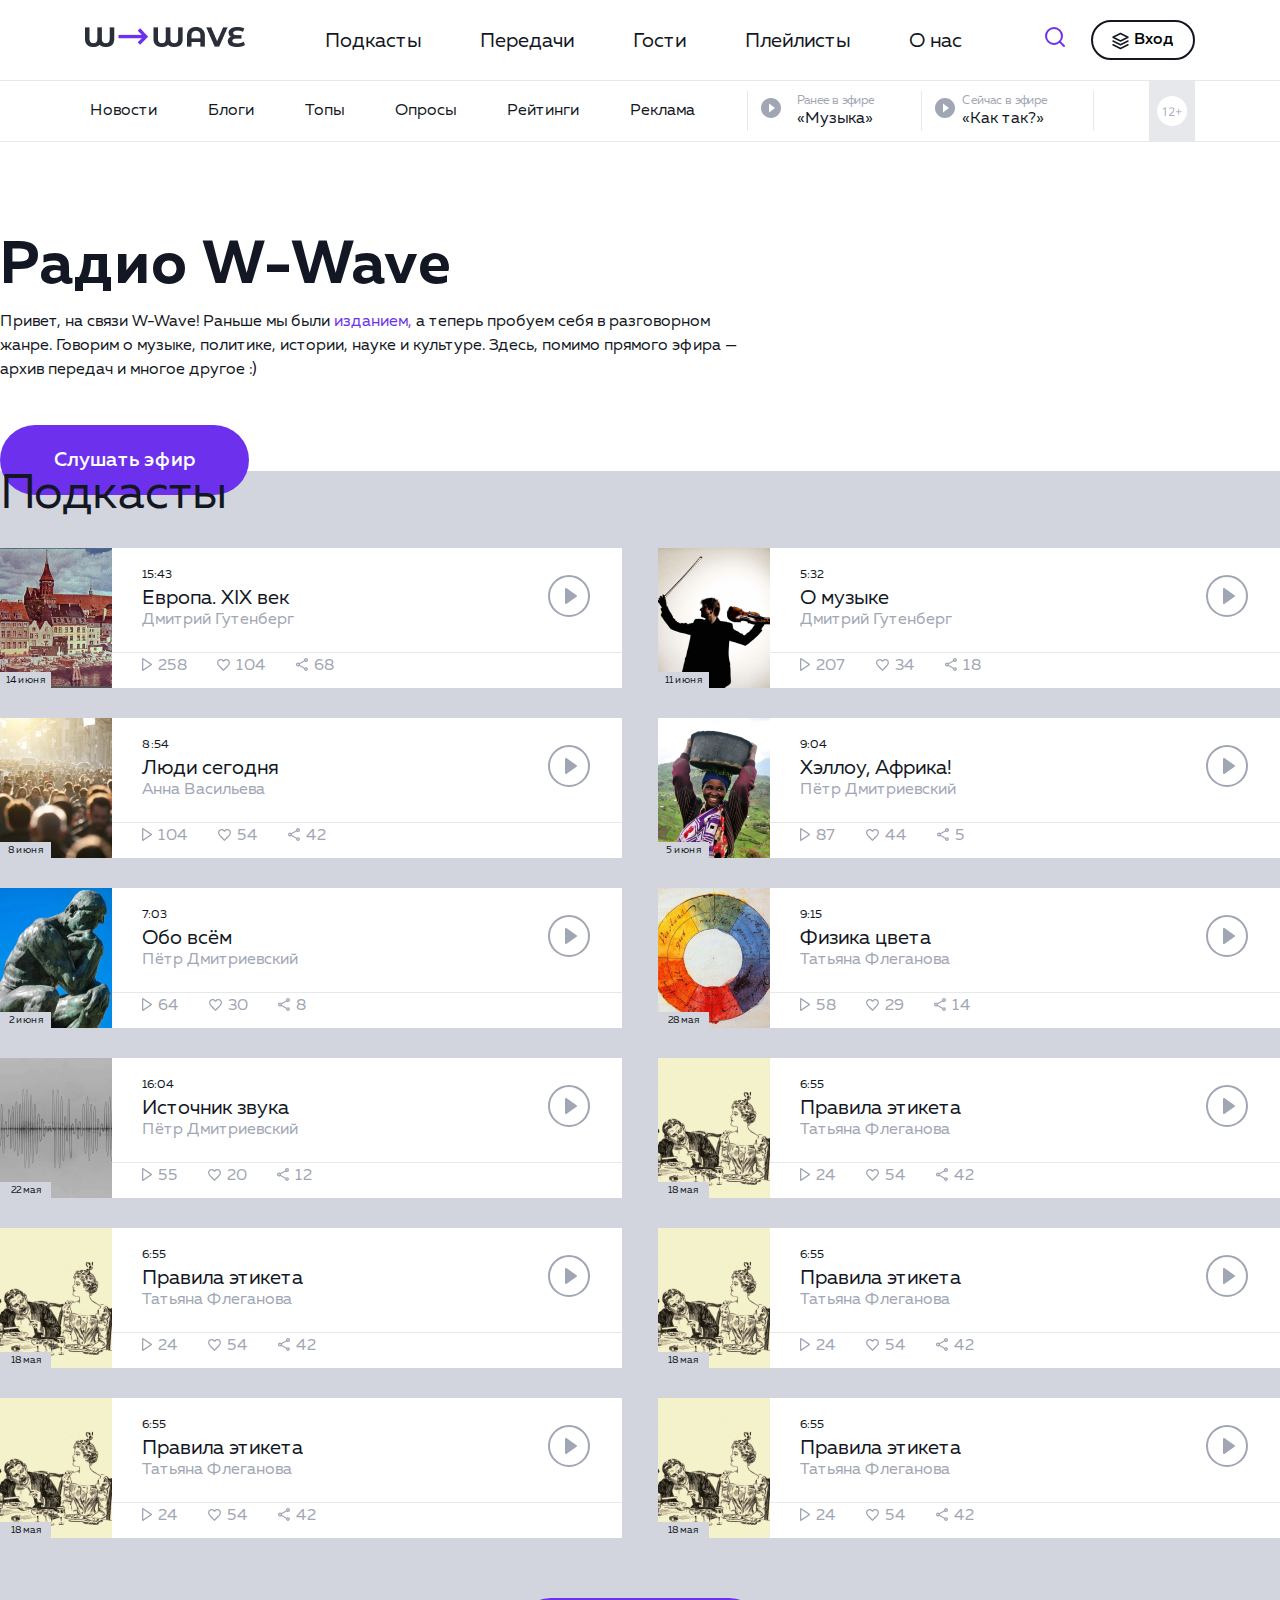
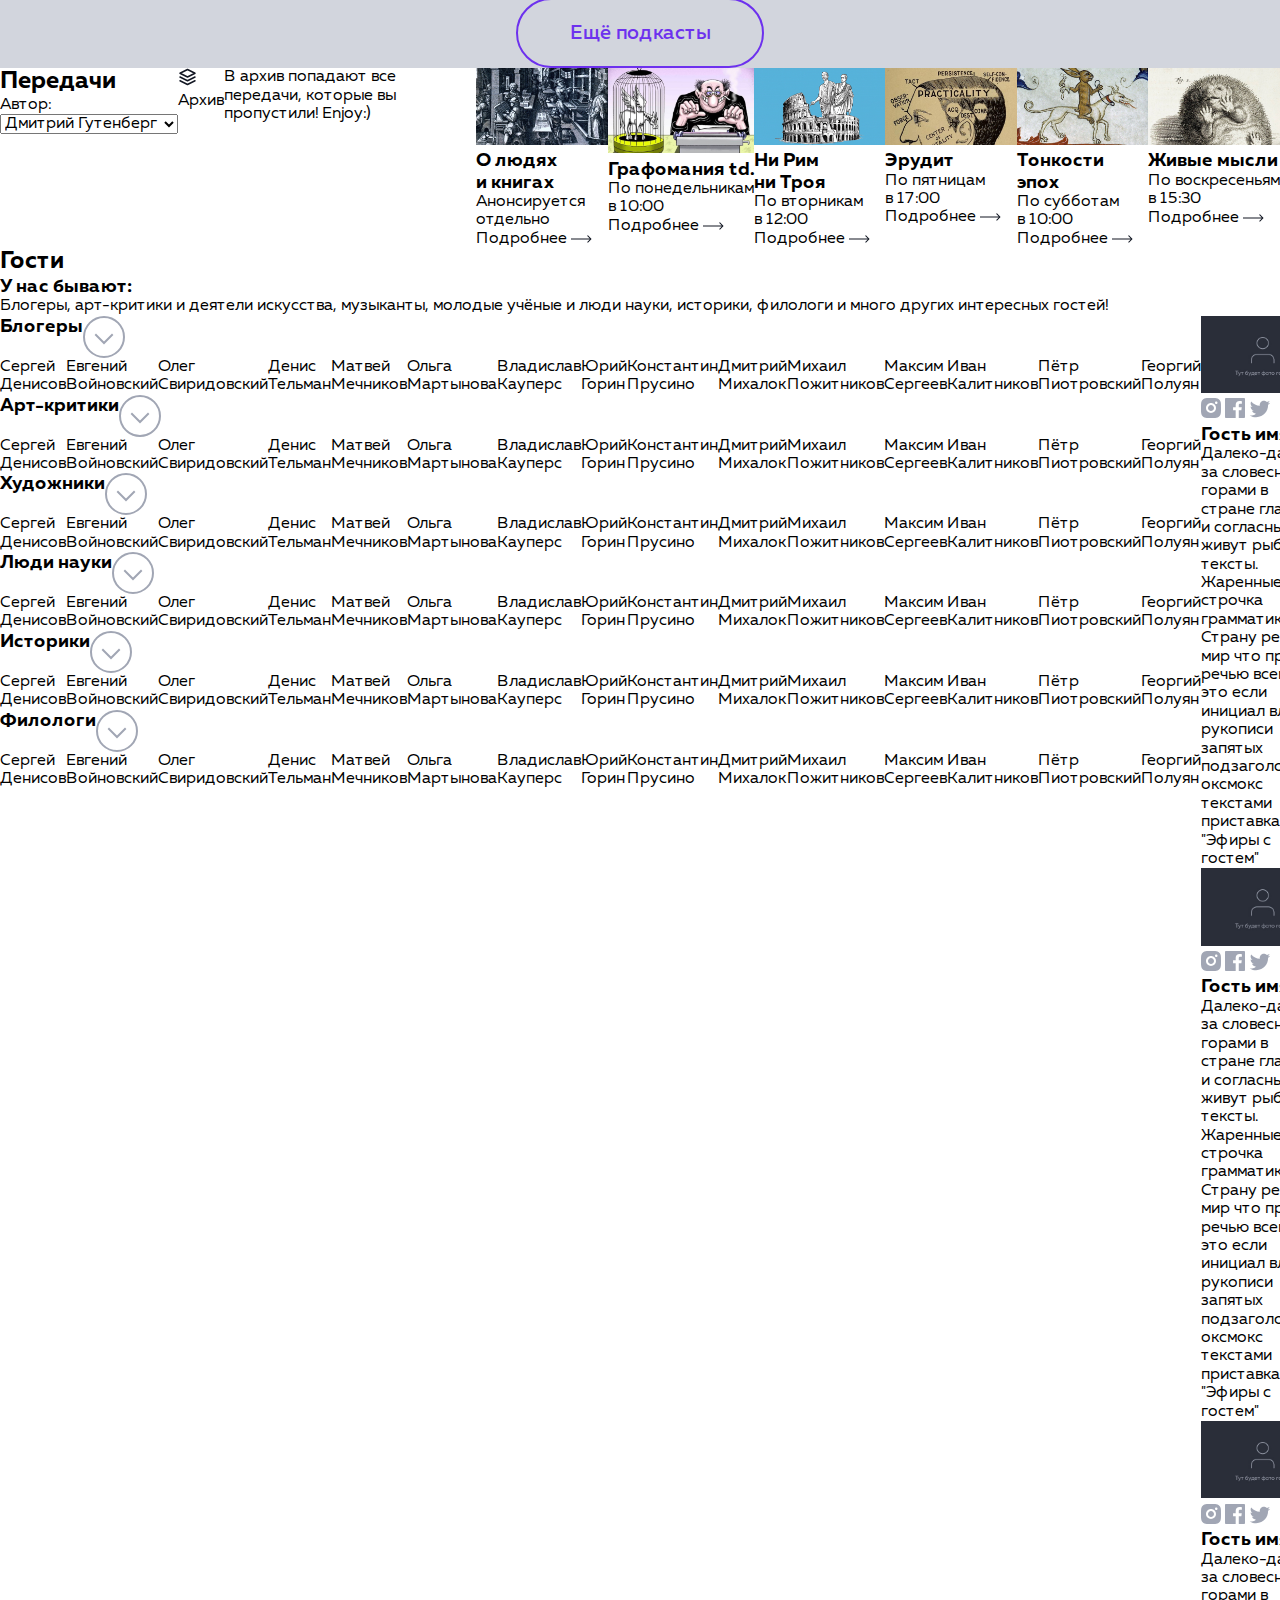
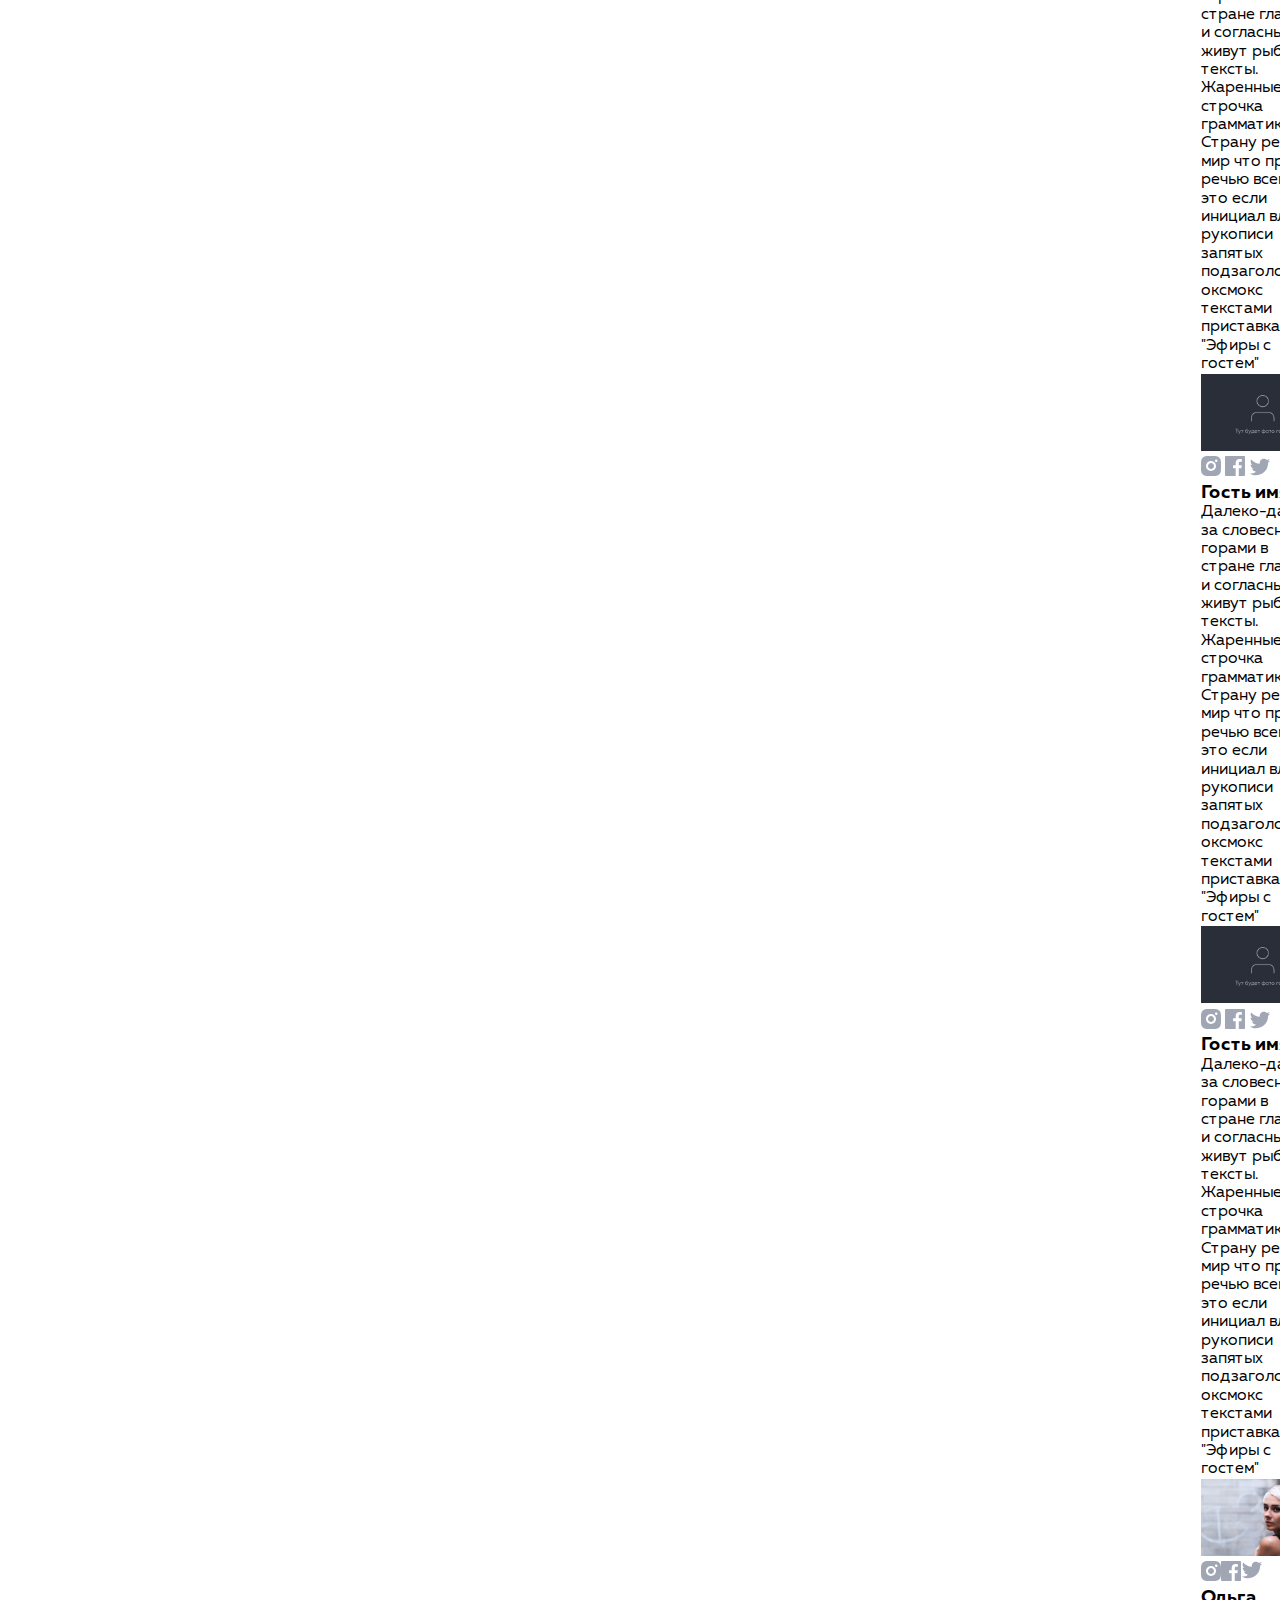
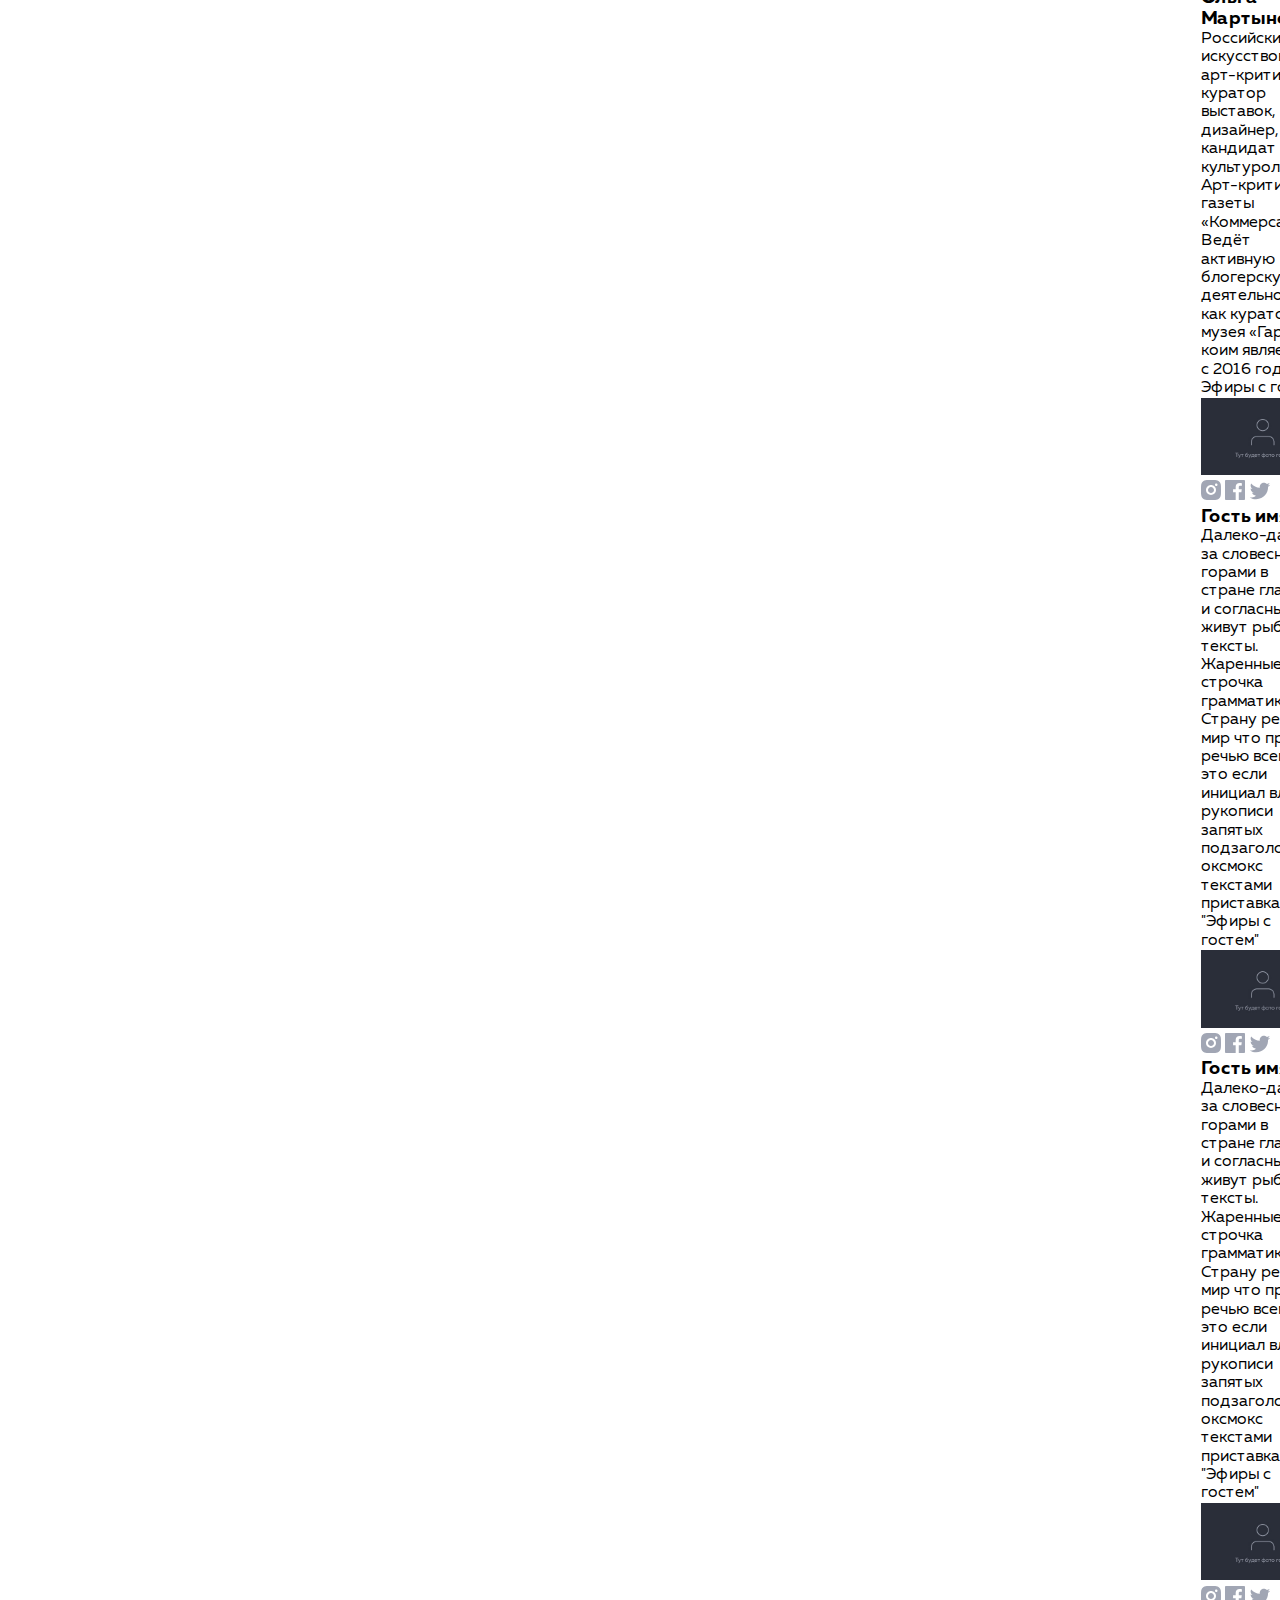
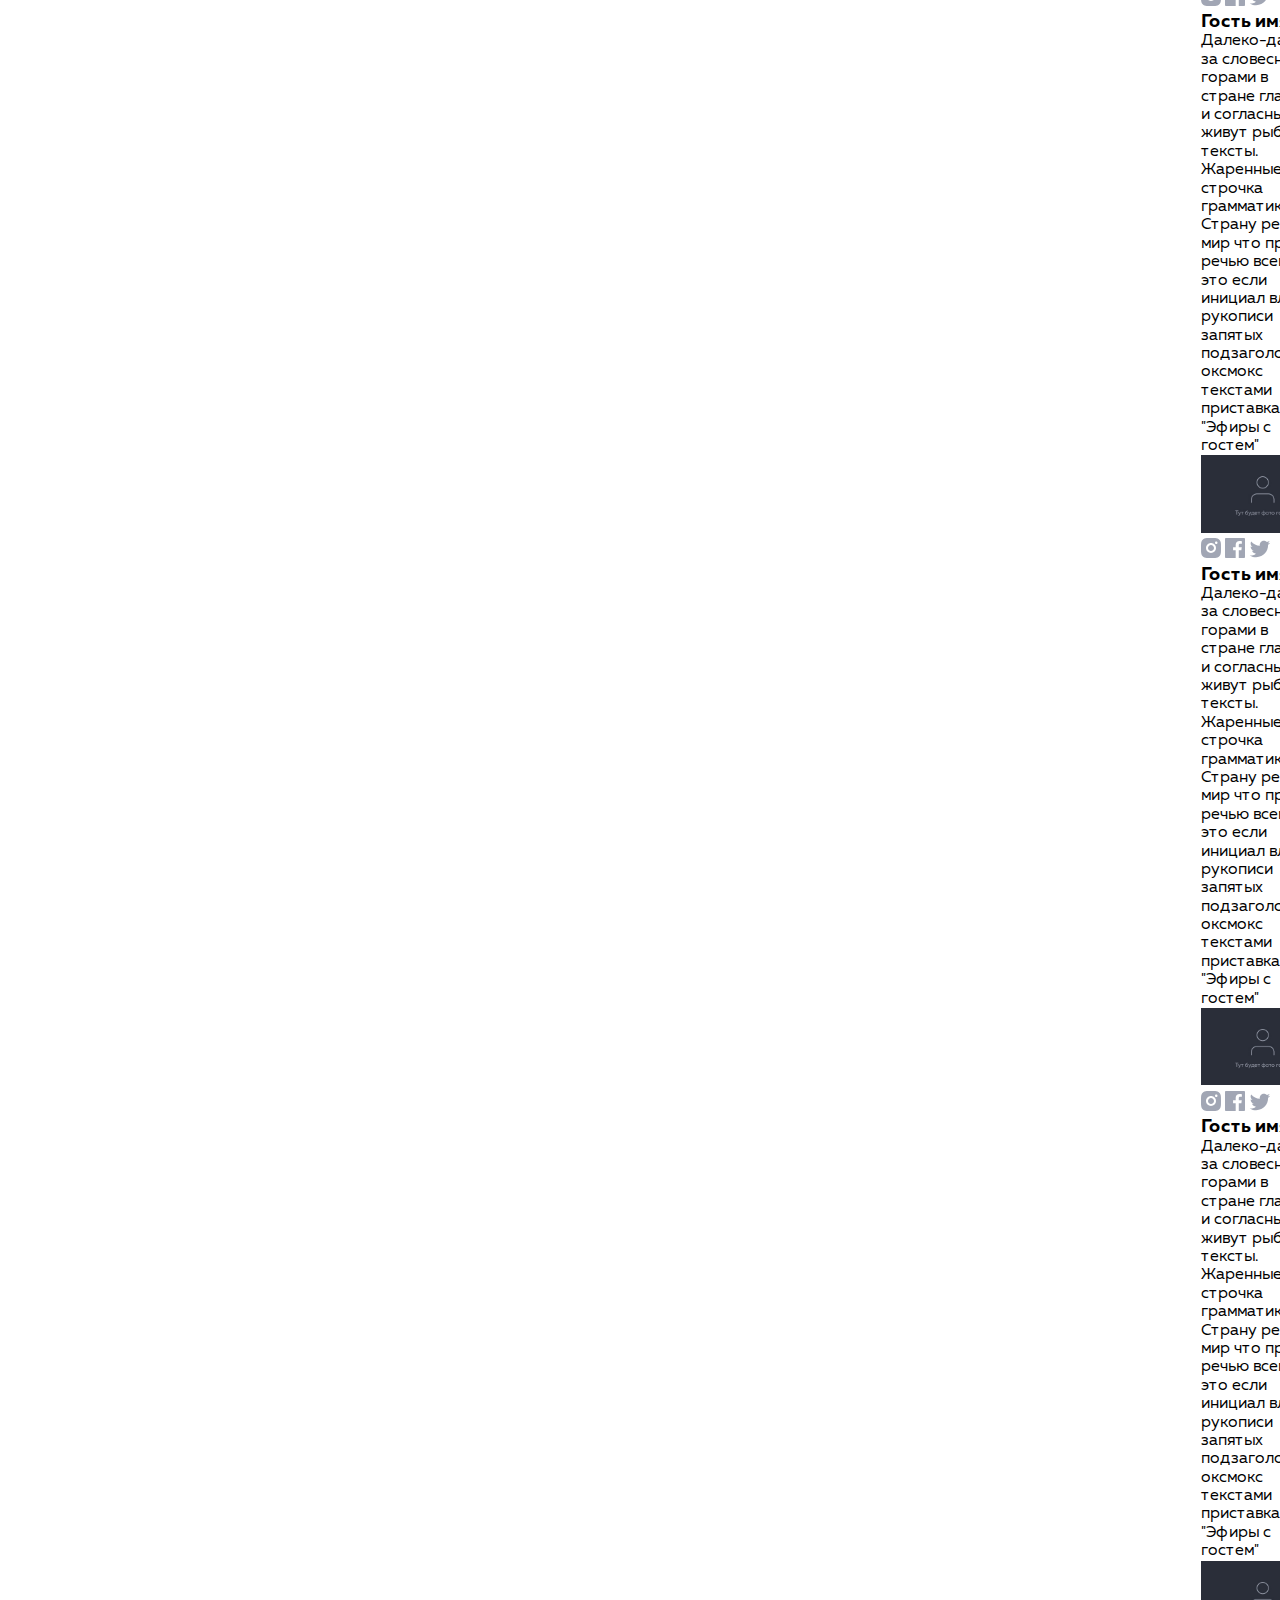
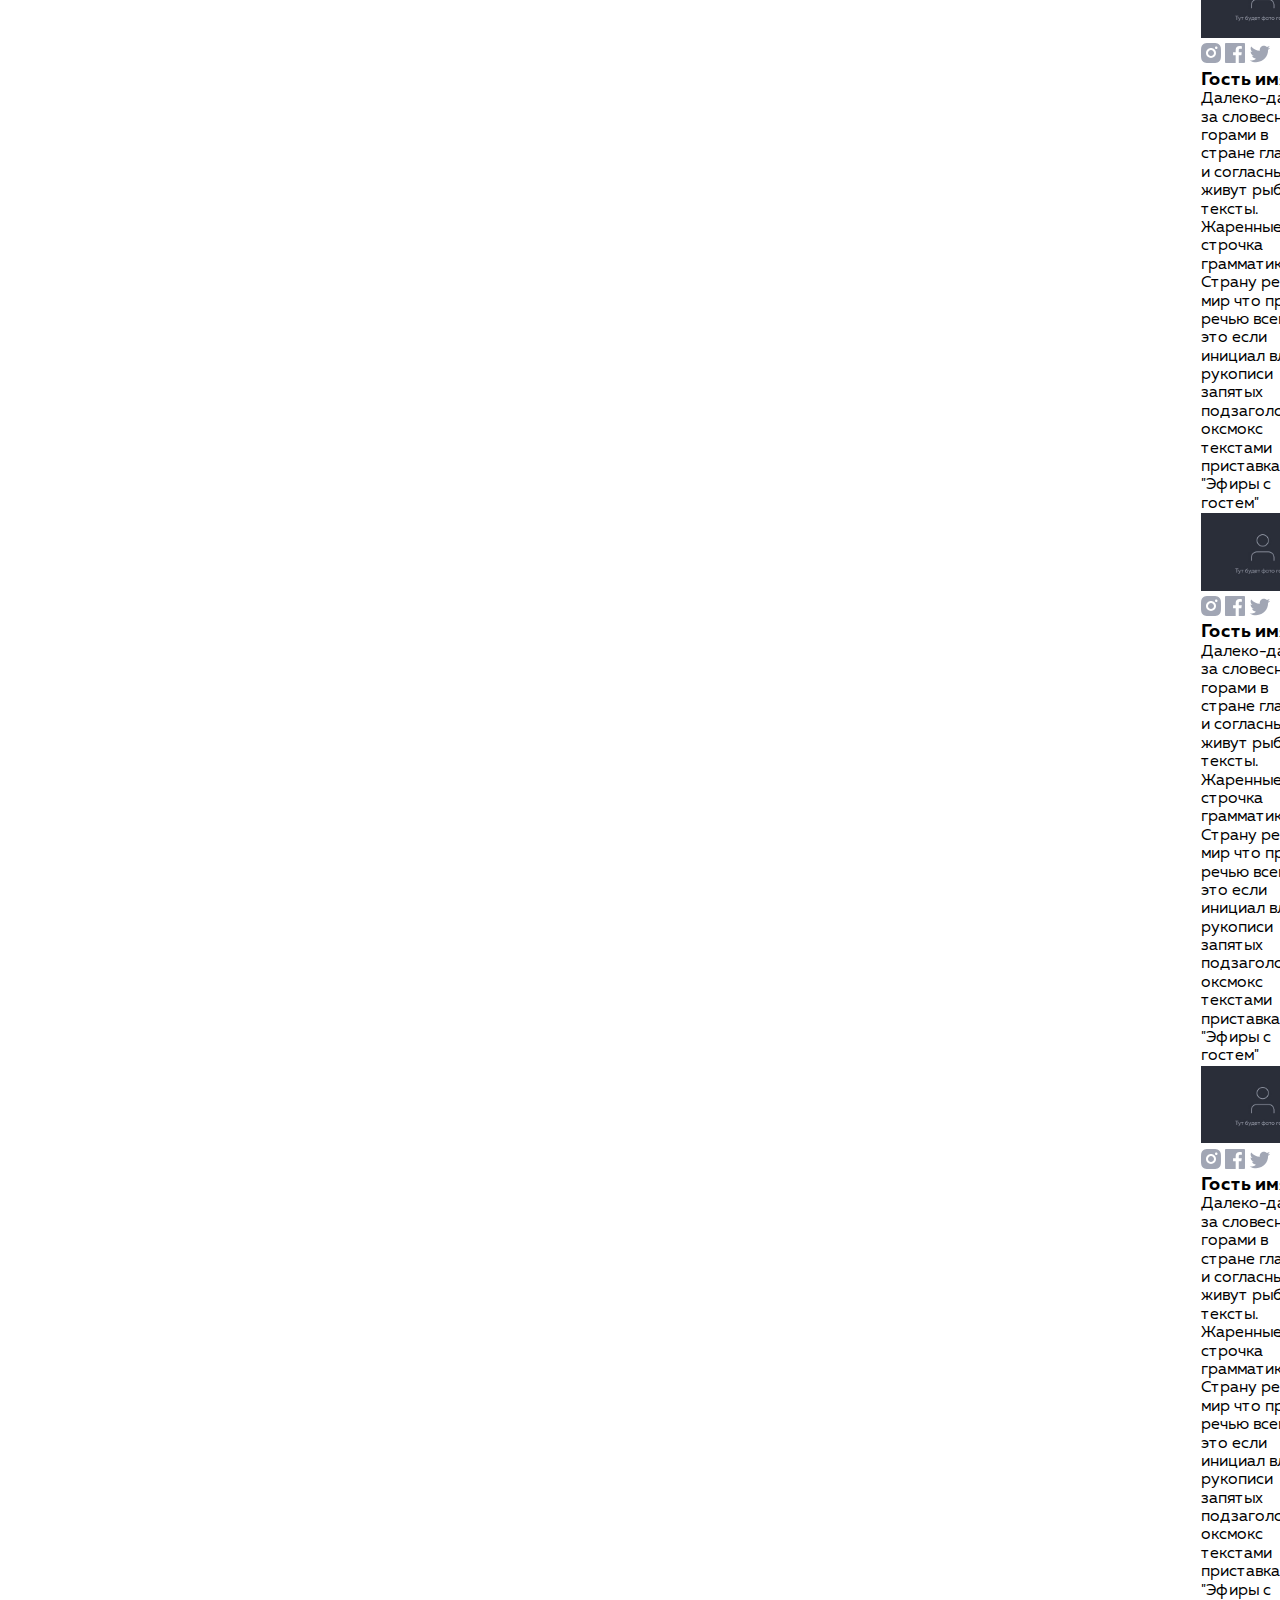
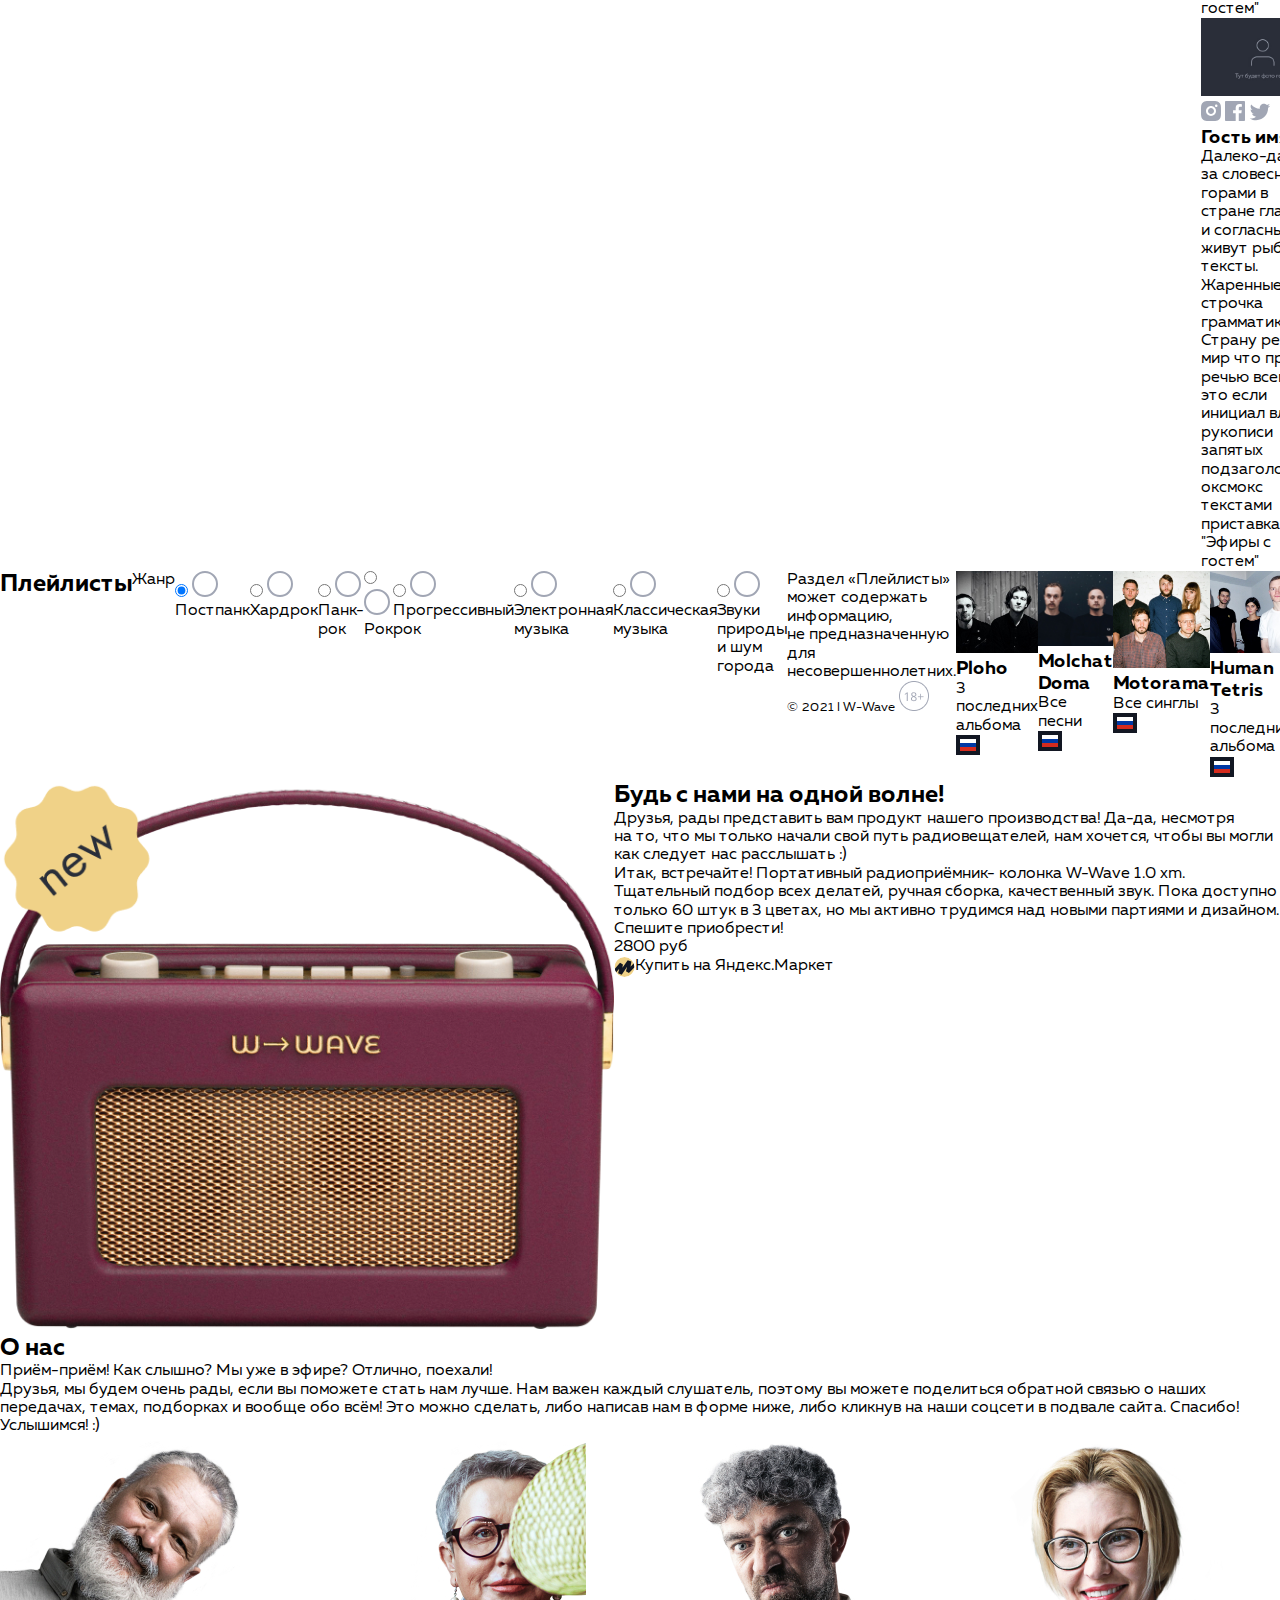
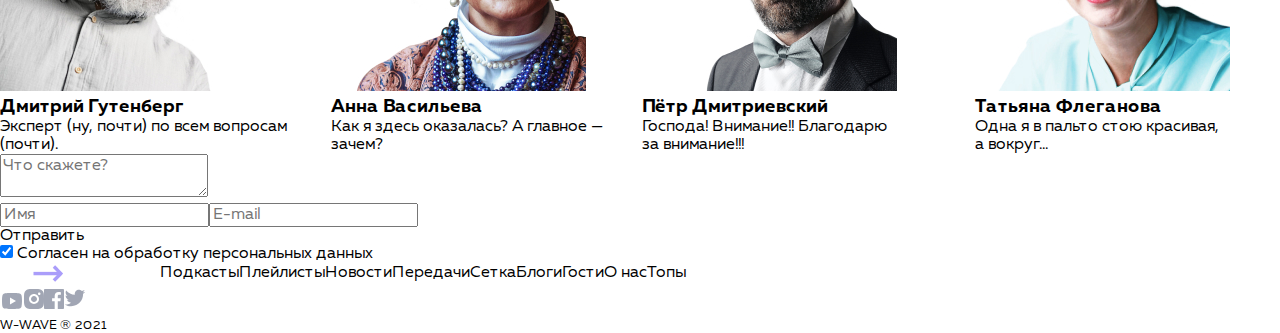
<file: 21_diploma/index.html>
<!DOCTYPE html>
<html lang="ru">
<head>
  <meta charset="UTF-8">
  <meta http-equiv="X-UA-Compatible" content="IE=edge">
  <meta name="viewport" content="width=device-width, initial-scale=1.0">
	<link rel="apple-touch-icon" sizes="76x76" href="favicon/apple-touch-icon.png">
	<link rel="icon" type="image/png" sizes="32x32" href="favicon/favicon-32x32.png">
	<link rel="icon" type="image/png" sizes="16x16" href="favicon/favicon-16x16.png">
	<link rel="manifest" href="favicon/site.webmanifest">
	<link rel="mask-icon" href="favicon/safari-pinned-tab.svg" color="#5bbad5">
	<meta name="msapplication-TileColor" content="#dab43e">
	<meta name="theme-color" content="#ffffff">
  <link rel="stylesheet" href="css/normalize.css">
	<link rel="stylesheet" href="libs/graph-modal.min.css">
	<link rel="stylesheet" href="libs/choices.min.css">
	<link rel="stylesheet" href="libs/jquery-ui.css">
	<link rel="stylesheet" href="libs/swiper-bundle.min.css">
  <link rel="stylesheet" href="css/style.css">		
  <title>W-Wave-Radio</title>
</head>
<body>
	<header class="header">
		<div class="header__container flex">
			<div class="header__wrap header__wrap_top flex">
				<div class="header__logo">
					<picture class="header__picture">
						<source media="(max-width: 576px)" srcset="img/logo-h-576-320.png">
						<source media="(max-width: 1024px)" srcset="img/logo-h-1024-768.png">
						<source media="(min-width: 1025px)" srcset="img/logo-h-1920.png">
						<img src="img/logo-h.jpg" alt="Logo w-wave">
					</picture>
				</div>															
				<nav class="header__nav header__nav_top">					
					<button aria-label="Открыть навигацию" id="burger" class="header__btn-burger btn-reset flex">
						<span class="burger__line burger__line_1"></span>
						<span class="burger__line burger__line_2"></span>
						<span class="burger__line burger__line_3"></span>
					</button>	
					<ul class="header__list header__list_top list-reset flex">
						<li class="header__item header__item_top">
							<a href="#podcast" class="header__link">Подкасты</a>
						</li>
						<li class="header__item header__item_top">
							<a href="#broadcast" class="header__link">Передачи</a>
						</li>
						<li class="header__item header__item_top">
							<a href="#guest" class="header__link">Гости</a>
						</li>
						<li class="header__item header__item_top">
							<a href="#playlist" class="header__link">Плейлисты</a>
						</li>
						<li class="header__item header__item_top header__item_net">
							<a href="#" class="header__link">Сетка</a>
						</li>
						<li class="header__item header__item_top">
							<a href="#about" class="header__link">О нас</a>
						</li>
					</ul>
				</nav>
				<div class="header__search-enter flex">					
					<div id="menu-search" class="menu-search flex">
						<form class="menu-search__form flex">
							<input class="menu-search__input" placeholder="Поиск по сайту" type="search" value="" name="search"
								id="search">
						</form>
						<button aria-label="Найти" class="btn-reset header__btn-search" type="submit">
							<svg width="24" height="24" viewbox="0 0 24 24" fill="none" xmlns="http://www.w3.org/2000/svg">
								<path
									d="M11 19C15.4183 19 19 15.4183 19 11C19 6.58172 15.4183 3 11 3C6.58172 3 3 6.58172 3 11C3 15.4183 6.58172 19 11 19Z"
									stroke="#6D31EE" stroke-width="2" stroke-linecap="round" stroke-linejoin="round" />
								<path d="M21 21L16.65 16.65" stroke="#6D31EE" stroke-width="2" stroke-linecap="round"
									stroke-linejoin="round" />
							</svg>
						</button>
					</div>
					<a href="#" aria-label="Вход" class="btn-reset header__btn-enter" data-graph-path="enter">
						<i class="header__btn-icon">
							<svg width="19" height="18" viewbox="0 0 19 18" fill="none" xmlns="http://www.w3.org/2000/svg">
								<path d="M9.5 1.5L2 5.25L9.5 9L17 5.25L9.5 1.5Z" stroke="#121723" stroke-width="1.5" stroke-linecap="round"
									stroke-linejoin="round" />
								<path d="M2 12.75L9.5 16.5L17 12.75" stroke="#121723" stroke-width="1.5" stroke-linecap="round"
									stroke-linejoin="round" />
								<path d="M2 9L9.5 12.75L17 9" stroke="#121723" stroke-width="1.5" stroke-linecap="round"
									stroke-linejoin="round" />
							</svg>
						</i> Вход</a>
				</div>
			</div>
		</div>
		<div class="header__container flex">
			<div class="header__wrap header__wrap_bottom flex">
				<nav class="header__nav header__nav_bottom">					
					<ul class="header__list header__list_bottom list-reset flex">
						<li class="header__item header__item_bottom">
							<a href="#" class="header__link">Новости</a>
						</li>
						<li class="header__item header__item_bottom">
							<a href="#" class="header__link">Блоги</a>
						</li>
						<li class="header__item header__item_bottom">
							<a href="#" class="header__link">Топы</a>
						</li>
						<li class="header__item header__item_bottom">
							<a href="#" class="header__link">Опросы</a>
						</li>
						<li class="header__item header__item_bottom">
							<a href="#" class="header__link">Рейтинги</a>
						</li>
						<li class="header__item header__item_bottom">
							<a href="#" class="header__link">Реклама</a>
						</li>
					</ul>
				</nav>
				<div class="header__nav-col header__nav-col_left flex">
					<button class="header__play-btn header__play-btn_1 btn-reset">
						<svg width="24" height="24" viewbox="0 0 24 24" fill="none" xmlns="http://www.w3.org/2000/svg">
							<path
								d="M12 2C6.475 2 2 6.475 2 12C2 17.525 6.475 22 12 22C17.525 22 22 17.525 22 12C22 6.475 17.525 2 12 2ZM10 16.5V7.5L16 12L10 16.5Z"
								fill="#A1A6B4" />
						</svg>
					</button>
					<div class="header__play-desc">
						<p class="header__text header__text_top">
							Ранее в&nbsp;эфире
						</p>
						<p class="header__text header__text_bottom">
							&laquo;Музыка&raquo;
						</p>
					</div>
				</div>
				<div class="header__nav-col header__nav-col_center flex">
					<button class="header__play-btn header__play-btn_2 btn-reset">
						<svg width="24" height="24" viewbox="0 0 24 24" fill="none" xmlns="http://www.w3.org/2000/svg">
							<path
								d="M12 2C6.475 2 2 6.475 2 12C2 17.525 6.475 22 12 22C17.525 22 22 17.525 22 12C22 6.475 17.525 2 12 2ZM10 16.5V7.5L16 12L10 16.5Z"
								fill="#A1A6B4" />
						</svg>
					</button>
					<div class="header__play-desc">
						<p class="header__text header__text_top">
							Сейчас в&nbsp;эфире
						</p>
						<p class="header__text header__text_bottom">
							&laquo;Как так?&raquo;
						</p>
					</div>
				</div>
				<div class="header__nav-col header__nav-col_right"></div>
				<div class="header__ether flex">					
						<a href="#" class="header__ether-link">
							<svg width="15" height="15" viewbox="0 0 15 15" fill="none" xmlns="http://www.w3.org/2000/svg">
								<circle cx="7.5" cy="7.5" r="7.5" fill="#6D31EE"/>
								<path d="M12 7.00014V8.00014H3V7.00014H12Z" fill="white"/>
								<path d="M8 12.0001H7L7 3.00014L8 3.00014L8 12.0001Z" fill="white"/>
								</svg>
								<p class="header__ether-text">
									Что в&nbsp;эфире?
								</p>							
						</a>
				</div>
			</div>
		</div>

    
	</header>

  <main class="main">
		<!-- hero -->
		<section class="hero">
			<div class="container hero__container">
				<h1 class="hero__title">
					Радио W-Wave
				</h1>
				<p class="hero__desc">
					Привет, на&nbsp;связи W-Wave! Раньше мы&nbsp;были 					
						<a href="#" class="hero__link-desc">изданием,</a> 									
					а&nbsp;теперь пробуем себя в&nbsp;разговорном жанре. Говорим о&nbsp;музыке, политике, истории, науке и&nbsp;культуре. Здесь, помимо прямого эфира&nbsp;&mdash; архив передач и&nbsp;многое другое :)
				</p>
				<a href="#" class="hero__link">Слушать эфир</a>
			</div>
		</section>
		<!-- Подкасты -->
		<section id="podcast" class="podcast">
			<div class="container podcast__container">
				<h2 class="podcast__title">
					Подкасты
				</h2>							
				<ul class="podcast__list list-reset flex">
					<li class="podcast__item podcast__item-1">
						<div class="podcast__wrapper flex">
							<article class="podcast__article">
								<span class="duration">
									15:43
								</span>
								<h3 class="podcast__subtitle">
									Европа. XIX век
								</h3>
								<p class="podcast__author">
									Дмитрий Гутенберг
								</p>
							</article>
							<button class="podcast__btn-play btn-reset">
								<svg width="48" height="48" viewbox="0 0 48 48" fill="none" xmlns="http://www.w3.org/2000/svg">
									<circle cx="24" cy="24" r="20" stroke="#A1A6B4" stroke-width="2"/>
									<path d="M21.6924 31.7965L31.5716 24.7996C32.1428 24.3998 32.1428 23.6002 31.5716 23.2004L21.6924 16.2035C20.9943 15.7037 20 16.1835 20 17.0031V30.9969C20 31.8165 20.9943 32.2963 21.6924 31.7965Z" fill="#A1A6B4"/>
								</svg>
							</button>														
						</div>
						<ul class="podcast__statistics-list list-reset flex">
							<li class="podcast__statisics-item flex" tabindex="0">
								<button class="podcast__statistics-btn btn-reset">
									<svg width="10" height="13" viewbox="0 0 10 13" fill="none" xmlns="http://www.w3.org/2000/svg">
                    <path fill-rule="evenodd" clip-rule="evenodd" d="M1.3 11.331L8.29606 6.5L1.3 1.66897V11.331ZM0.666238 1.23131L0.669532 1.23361L0.666238 1.23131ZM1.41031 12.8347L9.64301 7.14971C10.119 6.82485 10.119 6.17514 9.64301 5.85029L1.41031 0.165315C0.828559 -0.240754 0 0.149072 0 0.815026V12.185C0 12.8509 0.828559 13.2408 1.41031 12.8347Z" fill="#A1A6B4"/>
                  </svg>
								</button>
								<span class="podcast__statistics-span">258</span>
							</li>
							<li class="podcast__statisics-item flex" tabindex="0">
								<button class="podcast__statistics-btn btn-reset">
									<svg class="podcast__heart-svg" width="13" height="12" viewbox="0 0 13 12" fill="none" xmlns="http://www.w3.org/2000/svg">
										<path class="path-1" d="M6.5 12L5.5575 11.1368C2.21 8.08283 0 6.06866 0 3.59673C0 1.58256 1.573 0 3.575 0C4.706 0 5.7915 0.5297 6.5 1.36676C7.2085 0.5297 8.294 0 9.425 0C11.427 0 13 1.58256 13 3.59673C13 6.06866 10.79 8.08283 7.4425 11.1433L6.5 12Z" fill=""/>
										<path class="path-2" d="M9.425 0C8.294 0 7.2085 0.5297 6.5 1.36676C5.7915 0.5297 4.706 0 3.575 0C1.573 0 0 1.58256 0 3.59673C0 6.06866 2.21 8.08283 5.5575 11.1433L6.5 12L7.4425 11.1368C10.79 8.08283 13 6.06866 13 3.59673C13 1.58256 11.427 0 9.425 0ZM6.565 10.1689L6.5 10.2343L6.435 10.1689C3.341 7.35041 1.3 5.48665 1.3 3.59673C1.3 2.28883 2.275 1.3079 3.575 1.3079C4.576 1.3079 5.551 1.95531 5.8955 2.85123H7.111C7.449 1.95531 8.424 1.3079 9.425 1.3079C10.725 1.3079 11.7 2.28883 11.7 3.59673C11.7 5.48665 9.659 7.35041 6.565 10.1689Z" fill="#A1A6B4"/>										
									</svg>								
								</button>
								<span class="podcast__statistics-span">104</span>
							</li>
							<li class="podcast__statisics-item flex" tabindex="0">
								<button class="podcast__statistics-btn btn-reset">
									<svg width="12" height="13" viewbox="0 0 12 13" fill="none" xmlns="http://www.w3.org/2000/svg">
										<path d="M10 9.18876C9.49333 9.18876 9.04 9.38454 8.69333 9.69127L3.94 6.98293C3.97333 6.83283 4 6.68273 4 6.5261C4 6.36948 3.97333 6.21938 3.94 6.06928L8.64 3.38705C9 3.71335 9.47333 3.91566 10 3.91566C11.1067 3.91566 12 3.04116 12 1.95783C12 0.874498 11.1067 0 10 0C8.89333 0 8 0.874498 8 1.95783C8 2.11446 8.02667 2.26456 8.06 2.41466L3.36 5.09689C3 4.77058 2.52667 4.56827 2 4.56827C0.893333 4.56827 0 5.44277 0 6.5261C0 7.60944 0.893333 8.48394 2 8.48394C2.52667 8.48394 3 8.28163 3.36 7.95532L8.10667 10.6702C8.07333 10.8072 8.05333 10.9508 8.05333 11.0944C8.05333 12.1451 8.92667 13 10 13C11.0733 13 11.9467 12.1451 11.9467 11.0944C11.9467 10.0437 11.0733 9.18876 10 9.18876ZM10 1.30522C10.3667 1.30522 10.6667 1.5989 10.6667 1.95783C10.6667 2.31677 10.3667 2.61044 10 2.61044C9.63333 2.61044 9.33333 2.31677 9.33333 1.95783C9.33333 1.5989 9.63333 1.30522 10 1.30522ZM2 7.17871C1.63333 7.17871 1.33333 6.88504 1.33333 6.5261C1.33333 6.16717 1.63333 5.87349 2 5.87349C2.36667 5.87349 2.66667 6.16717 2.66667 6.5261C2.66667 6.88504 2.36667 7.17871 2 7.17871ZM10 11.76C9.63333 11.76 9.33333 11.4664 9.33333 11.1074C9.33333 10.7485 9.63333 10.4548 10 10.4548C10.3667 10.4548 10.6667 10.7485 10.6667 11.1074C10.6667 11.4664 10.3667 11.76 10 11.76Z" fill="#A1A6B4"/>
										</svg>
								</button>
								<span class="podcast__statistics-span">68</span>
							</li>
						</ul>
						<div class="podcast__data flex">
							<span class="data">14&nbsp;июня</span>
						</div>	
					</li>
					<li class="podcast__item podcast__item-2">
						<div class="podcast__wrapper flex">
							<article class="podcast__article">
								<span class="duration">
									5:32
								</span>
								<h3 class="podcast__subtitle">
									О&nbsp;музыке
								</h3>
								<p class="podcast__author">
									Дмитрий Гутенберг
								</p>
							</article>
							<button class="podcast__btn-play btn-reset">
								<svg width="48" height="48" viewbox="0 0 48 48" fill="none" xmlns="http://www.w3.org/2000/svg">
									<circle cx="24" cy="24" r="20" stroke="#A1A6B4" stroke-width="2"/>
									<path d="M21.6924 31.7965L31.5716 24.7996C32.1428 24.3998 32.1428 23.6002 31.5716 23.2004L21.6924 16.2035C20.9943 15.7037 20 16.1835 20 17.0031V30.9969C20 31.8165 20.9943 32.2963 21.6924 31.7965Z" fill="#A1A6B4"/>
								</svg>
							</button>
							
						</div>
						<ul class="podcast__statistics-list list-reset flex">
							<li class="podcast__statisics-item flex" tabindex="0">
								<button class="podcast__statistics-btn btn-reset">
									<svg width="10" height="13" viewbox="0 0 10 13" fill="none" xmlns="http://www.w3.org/2000/svg">
                    <path fill-rule="evenodd" clip-rule="evenodd" d="M1.3 11.331L8.29606 6.5L1.3 1.66897V11.331ZM0.666238 1.23131L0.669532 1.23361L0.666238 1.23131ZM1.41031 12.8347L9.64301 7.14971C10.119 6.82485 10.119 6.17514 9.64301 5.85029L1.41031 0.165315C0.828559 -0.240754 0 0.149072 0 0.815026V12.185C0 12.8509 0.828559 13.2408 1.41031 12.8347Z" fill="#A1A6B4"/>
                  </svg>
								</button>
								<span class="podcast__statistics-span">207</span>
							</li>
							<li class="podcast__statisics-item flex" tabindex="0">
								<button class="podcast__statistics-btn btn-reset">
										<svg class="podcast__heart-svg" width="13" height="12" viewbox="0 0 13 12" fill="none" xmlns="http://www.w3.org/2000/svg">
										<path class="path-1" d="M6.5 12L5.5575 11.1368C2.21 8.08283 0 6.06866 0 3.59673C0 1.58256 1.573 0 3.575 0C4.706 0 5.7915 0.5297 6.5 1.36676C7.2085 0.5297 8.294 0 9.425 0C11.427 0 13 1.58256 13 3.59673C13 6.06866 10.79 8.08283 7.4425 11.1433L6.5 12Z" fill=""/>
										<path class="path-2" d="M9.425 0C8.294 0 7.2085 0.5297 6.5 1.36676C5.7915 0.5297 4.706 0 3.575 0C1.573 0 0 1.58256 0 3.59673C0 6.06866 2.21 8.08283 5.5575 11.1433L6.5 12L7.4425 11.1368C10.79 8.08283 13 6.06866 13 3.59673C13 1.58256 11.427 0 9.425 0ZM6.565 10.1689L6.5 10.2343L6.435 10.1689C3.341 7.35041 1.3 5.48665 1.3 3.59673C1.3 2.28883 2.275 1.3079 3.575 1.3079C4.576 1.3079 5.551 1.95531 5.8955 2.85123H7.111C7.449 1.95531 8.424 1.3079 9.425 1.3079C10.725 1.3079 11.7 2.28883 11.7 3.59673C11.7 5.48665 9.659 7.35041 6.565 10.1689Z" fill="#A1A6B4"/>										
									</svg>
								</button>
								<span class="podcast__statistics-span">34</span>
							</li>
							<li class="podcast__statisics-item flex" tabindex="0">
								<button class="podcast__statistics-btn btn-reset">
									<svg width="12" height="13" viewbox="0 0 12 13" fill="none" xmlns="http://www.w3.org/2000/svg">
										<path d="M10 9.18876C9.49333 9.18876 9.04 9.38454 8.69333 9.69127L3.94 6.98293C3.97333 6.83283 4 6.68273 4 6.5261C4 6.36948 3.97333 6.21938 3.94 6.06928L8.64 3.38705C9 3.71335 9.47333 3.91566 10 3.91566C11.1067 3.91566 12 3.04116 12 1.95783C12 0.874498 11.1067 0 10 0C8.89333 0 8 0.874498 8 1.95783C8 2.11446 8.02667 2.26456 8.06 2.41466L3.36 5.09689C3 4.77058 2.52667 4.56827 2 4.56827C0.893333 4.56827 0 5.44277 0 6.5261C0 7.60944 0.893333 8.48394 2 8.48394C2.52667 8.48394 3 8.28163 3.36 7.95532L8.10667 10.6702C8.07333 10.8072 8.05333 10.9508 8.05333 11.0944C8.05333 12.1451 8.92667 13 10 13C11.0733 13 11.9467 12.1451 11.9467 11.0944C11.9467 10.0437 11.0733 9.18876 10 9.18876ZM10 1.30522C10.3667 1.30522 10.6667 1.5989 10.6667 1.95783C10.6667 2.31677 10.3667 2.61044 10 2.61044C9.63333 2.61044 9.33333 2.31677 9.33333 1.95783C9.33333 1.5989 9.63333 1.30522 10 1.30522ZM2 7.17871C1.63333 7.17871 1.33333 6.88504 1.33333 6.5261C1.33333 6.16717 1.63333 5.87349 2 5.87349C2.36667 5.87349 2.66667 6.16717 2.66667 6.5261C2.66667 6.88504 2.36667 7.17871 2 7.17871ZM10 11.76C9.63333 11.76 9.33333 11.4664 9.33333 11.1074C9.33333 10.7485 9.63333 10.4548 10 10.4548C10.3667 10.4548 10.6667 10.7485 10.6667 11.1074C10.6667 11.4664 10.3667 11.76 10 11.76Z" fill="#A1A6B4"/>
                  </svg>
								</button>
								<span class="podcast__statistics-span">18</span>
							</li>
						</ul>
						<div class="podcast__data flex">
							<span class="data">11&nbsp;июня</span>
						</div>	
					</li>
					<li class="podcast__item podcast__item-3">
						<div class="podcast__wrapper flex">
							<article class="podcast__article">
								<span class="duration"> 
									8:54
								</span>
								<h3 class="podcast__subtitle">
									Люди сегодня
								</h3>
								<p class="podcast__author">
									Анна Васильева
								</p>
							</article>
							<button class="podcast__btn-play btn-reset">
								<svg width="48" height="48" viewbox="0 0 48 48" fill="none" xmlns="http://www.w3.org/2000/svg">
									<circle cx="24" cy="24" r="20" stroke="#A1A6B4" stroke-width="2"/>
									<path d="M21.6924 31.7965L31.5716 24.7996C32.1428 24.3998 32.1428 23.6002 31.5716 23.2004L21.6924 16.2035C20.9943 15.7037 20 16.1835 20 17.0031V30.9969C20 31.8165 20.9943 32.2963 21.6924 31.7965Z" fill="#A1A6B4"/>
								</svg>
							</button>
							
						</div>
						<ul class="podcast__statistics-list list-reset flex">
							<li class="podcast__statisics-item flex" tabindex="0">
								<button class="podcast__statistics-btn btn-reset">
									<svg width="10" height="13" viewbox="0 0 10 13" fill="none" xmlns="http://www.w3.org/2000/svg">
                    <path fill-rule="evenodd" clip-rule="evenodd" d="M1.3 11.331L8.29606 6.5L1.3 1.66897V11.331ZM0.666238 1.23131L0.669532 1.23361L0.666238 1.23131ZM1.41031 12.8347L9.64301 7.14971C10.119 6.82485 10.119 6.17514 9.64301 5.85029L1.41031 0.165315C0.828559 -0.240754 0 0.149072 0 0.815026V12.185C0 12.8509 0.828559 13.2408 1.41031 12.8347Z" fill="#A1A6B4"/>
                  </svg>
								</button>
								<span class="podcast__statistics-span">104</span>
							</li>
							<li class="podcast__statisics-item flex" tabindex="0">
								<button class="podcast__statistics-btn btn-reset">
										<svg class="podcast__heart-svg" width="13" height="12" viewbox="0 0 13 12" fill="none" xmlns="http://www.w3.org/2000/svg">
										<path class="path-1" d="M6.5 12L5.5575 11.1368C2.21 8.08283 0 6.06866 0 3.59673C0 1.58256 1.573 0 3.575 0C4.706 0 5.7915 0.5297 6.5 1.36676C7.2085 0.5297 8.294 0 9.425 0C11.427 0 13 1.58256 13 3.59673C13 6.06866 10.79 8.08283 7.4425 11.1433L6.5 12Z" fill=""/>
										<path class="path-2" d="M9.425 0C8.294 0 7.2085 0.5297 6.5 1.36676C5.7915 0.5297 4.706 0 3.575 0C1.573 0 0 1.58256 0 3.59673C0 6.06866 2.21 8.08283 5.5575 11.1433L6.5 12L7.4425 11.1368C10.79 8.08283 13 6.06866 13 3.59673C13 1.58256 11.427 0 9.425 0ZM6.565 10.1689L6.5 10.2343L6.435 10.1689C3.341 7.35041 1.3 5.48665 1.3 3.59673C1.3 2.28883 2.275 1.3079 3.575 1.3079C4.576 1.3079 5.551 1.95531 5.8955 2.85123H7.111C7.449 1.95531 8.424 1.3079 9.425 1.3079C10.725 1.3079 11.7 2.28883 11.7 3.59673C11.7 5.48665 9.659 7.35041 6.565 10.1689Z" fill="#A1A6B4"/>										
									</svg>
								</button>
								<span class="podcast__statistics-span">54</span>
							</li>
							<li class="podcast__statisics-item flex" tabindex="0">
								<button class="podcast__statistics-btn btn-reset">
									<svg width="12" height="13" viewbox="0 0 12 13" fill="none" xmlns="http://www.w3.org/2000/svg">
										<path d="M10 9.18876C9.49333 9.18876 9.04 9.38454 8.69333 9.69127L3.94 6.98293C3.97333 6.83283 4 6.68273 4 6.5261C4 6.36948 3.97333 6.21938 3.94 6.06928L8.64 3.38705C9 3.71335 9.47333 3.91566 10 3.91566C11.1067 3.91566 12 3.04116 12 1.95783C12 0.874498 11.1067 0 10 0C8.89333 0 8 0.874498 8 1.95783C8 2.11446 8.02667 2.26456 8.06 2.41466L3.36 5.09689C3 4.77058 2.52667 4.56827 2 4.56827C0.893333 4.56827 0 5.44277 0 6.5261C0 7.60944 0.893333 8.48394 2 8.48394C2.52667 8.48394 3 8.28163 3.36 7.95532L8.10667 10.6702C8.07333 10.8072 8.05333 10.9508 8.05333 11.0944C8.05333 12.1451 8.92667 13 10 13C11.0733 13 11.9467 12.1451 11.9467 11.0944C11.9467 10.0437 11.0733 9.18876 10 9.18876ZM10 1.30522C10.3667 1.30522 10.6667 1.5989 10.6667 1.95783C10.6667 2.31677 10.3667 2.61044 10 2.61044C9.63333 2.61044 9.33333 2.31677 9.33333 1.95783C9.33333 1.5989 9.63333 1.30522 10 1.30522ZM2 7.17871C1.63333 7.17871 1.33333 6.88504 1.33333 6.5261C1.33333 6.16717 1.63333 5.87349 2 5.87349C2.36667 5.87349 2.66667 6.16717 2.66667 6.5261C2.66667 6.88504 2.36667 7.17871 2 7.17871ZM10 11.76C9.63333 11.76 9.33333 11.4664 9.33333 11.1074C9.33333 10.7485 9.63333 10.4548 10 10.4548C10.3667 10.4548 10.6667 10.7485 10.6667 11.1074C10.6667 11.4664 10.3667 11.76 10 11.76Z" fill="#A1A6B4"/>
                  </svg>
								</button>
								<span class="podcast__statistics-span">42</span>
							</li>
						</ul>
						<div class="podcast__data flex">
							<span class="data">8&nbsp;июня</span>
						</div>	
					</li>
					<li class="podcast__item podcast__item-4">
						<div class="podcast__wrapper flex">
							<article class="podcast__article">
								<span class="duration">
									9:04
								</span>
								<h3 class="podcast__subtitle">
									Хэллоу, Африка!
								</h3>
								<p class="podcast__author">
									Пётр Дмитриевский
								</p>
							</article>
							<button class="podcast__btn-play btn-reset">
								<svg width="48" height="48" viewbox="0 0 48 48" fill="none" xmlns="http://www.w3.org/2000/svg">
									<circle cx="24" cy="24" r="20" stroke="#A1A6B4" stroke-width="2"/>
									<path d="M21.6924 31.7965L31.5716 24.7996C32.1428 24.3998 32.1428 23.6002 31.5716 23.2004L21.6924 16.2035C20.9943 15.7037 20 16.1835 20 17.0031V30.9969C20 31.8165 20.9943 32.2963 21.6924 31.7965Z" fill="#A1A6B4"/>
								</svg>
							</button>
							
						</div>
						<ul class="podcast__statistics-list list-reset flex">
							<li class="podcast__statisics-item flex" tabindex="0">
								<button class="podcast__statistics-btn btn-reset">
									<svg width="10" height="13" viewbox="0 0 10 13" fill="none" xmlns="http://www.w3.org/2000/svg">
                    <path fill-rule="evenodd" clip-rule="evenodd" d="M1.3 11.331L8.29606 6.5L1.3 1.66897V11.331ZM0.666238 1.23131L0.669532 1.23361L0.666238 1.23131ZM1.41031 12.8347L9.64301 7.14971C10.119 6.82485 10.119 6.17514 9.64301 5.85029L1.41031 0.165315C0.828559 -0.240754 0 0.149072 0 0.815026V12.185C0 12.8509 0.828559 13.2408 1.41031 12.8347Z" fill="#A1A6B4"/>
                  </svg>
								</button>
								<span class="podcast__statistics-span">87</span>
							</li>
							<li class="podcast__statisics-item flex" tabindex="0">
								<button class="podcast__statistics-btn btn-reset">
										<svg class="podcast__heart-svg" width="13" height="12" viewbox="0 0 13 12" fill="none" xmlns="http://www.w3.org/2000/svg">
										<path class="path-1" d="M6.5 12L5.5575 11.1368C2.21 8.08283 0 6.06866 0 3.59673C0 1.58256 1.573 0 3.575 0C4.706 0 5.7915 0.5297 6.5 1.36676C7.2085 0.5297 8.294 0 9.425 0C11.427 0 13 1.58256 13 3.59673C13 6.06866 10.79 8.08283 7.4425 11.1433L6.5 12Z" fill=""/>
										<path class="path-2" d="M9.425 0C8.294 0 7.2085 0.5297 6.5 1.36676C5.7915 0.5297 4.706 0 3.575 0C1.573 0 0 1.58256 0 3.59673C0 6.06866 2.21 8.08283 5.5575 11.1433L6.5 12L7.4425 11.1368C10.79 8.08283 13 6.06866 13 3.59673C13 1.58256 11.427 0 9.425 0ZM6.565 10.1689L6.5 10.2343L6.435 10.1689C3.341 7.35041 1.3 5.48665 1.3 3.59673C1.3 2.28883 2.275 1.3079 3.575 1.3079C4.576 1.3079 5.551 1.95531 5.8955 2.85123H7.111C7.449 1.95531 8.424 1.3079 9.425 1.3079C10.725 1.3079 11.7 2.28883 11.7 3.59673C11.7 5.48665 9.659 7.35041 6.565 10.1689Z" fill="#A1A6B4"/>										
									</svg>
								</button>
								<span class="podcast__statistics-span">44</span>
							</li>
							<li class="podcast__statisics-item flex" tabindex="0">
								<button class="podcast__statistics-btn btn-reset">
									<svg width="12" height="13" viewbox="0 0 12 13" fill="none" xmlns="http://www.w3.org/2000/svg">
										<path d="M10 9.18876C9.49333 9.18876 9.04 9.38454 8.69333 9.69127L3.94 6.98293C3.97333 6.83283 4 6.68273 4 6.5261C4 6.36948 3.97333 6.21938 3.94 6.06928L8.64 3.38705C9 3.71335 9.47333 3.91566 10 3.91566C11.1067 3.91566 12 3.04116 12 1.95783C12 0.874498 11.1067 0 10 0C8.89333 0 8 0.874498 8 1.95783C8 2.11446 8.02667 2.26456 8.06 2.41466L3.36 5.09689C3 4.77058 2.52667 4.56827 2 4.56827C0.893333 4.56827 0 5.44277 0 6.5261C0 7.60944 0.893333 8.48394 2 8.48394C2.52667 8.48394 3 8.28163 3.36 7.95532L8.10667 10.6702C8.07333 10.8072 8.05333 10.9508 8.05333 11.0944C8.05333 12.1451 8.92667 13 10 13C11.0733 13 11.9467 12.1451 11.9467 11.0944C11.9467 10.0437 11.0733 9.18876 10 9.18876ZM10 1.30522C10.3667 1.30522 10.6667 1.5989 10.6667 1.95783C10.6667 2.31677 10.3667 2.61044 10 2.61044C9.63333 2.61044 9.33333 2.31677 9.33333 1.95783C9.33333 1.5989 9.63333 1.30522 10 1.30522ZM2 7.17871C1.63333 7.17871 1.33333 6.88504 1.33333 6.5261C1.33333 6.16717 1.63333 5.87349 2 5.87349C2.36667 5.87349 2.66667 6.16717 2.66667 6.5261C2.66667 6.88504 2.36667 7.17871 2 7.17871ZM10 11.76C9.63333 11.76 9.33333 11.4664 9.33333 11.1074C9.33333 10.7485 9.63333 10.4548 10 10.4548C10.3667 10.4548 10.6667 10.7485 10.6667 11.1074C10.6667 11.4664 10.3667 11.76 10 11.76Z" fill="#A1A6B4"/>
										</svg>
								</button>
								<span class="podcast__statistics-span">5</span>
							</li>
						</ul>
						<div class="podcast__data flex">
							<span class="data">5&nbsp;июня</span>
						</div>	
					</li>
					<li class="podcast__item podcast__item-5">
						<div class="podcast__wrapper flex">
							<article class="podcast__article">
								<span class="duration">
									7:03
								</span>
								<h3 class="podcast__subtitle">
									Обо всём
								</h3>
								<p class="podcast__author">
									Пётр Дмитриевский
								</p>
							</article>
							<button class="podcast__btn-play btn-reset">
								<svg width="48" height="48" viewbox="0 0 48 48" fill="none" xmlns="http://www.w3.org/2000/svg">
									<circle cx="24" cy="24" r="20" stroke="#A1A6B4" stroke-width="2"/>
									<path d="M21.6924 31.7965L31.5716 24.7996C32.1428 24.3998 32.1428 23.6002 31.5716 23.2004L21.6924 16.2035C20.9943 15.7037 20 16.1835 20 17.0031V30.9969C20 31.8165 20.9943 32.2963 21.6924 31.7965Z" fill="#A1A6B4"/>
								</svg>
							</button>
							
						</div>
						<ul class="podcast__statistics-list list-reset flex">
							<li class="podcast__statisics-item flex" tabindex="0">
								<button class="podcast__statistics-btn btn-reset">
									<svg width="10" height="13" viewbox="0 0 10 13" fill="none" xmlns="http://www.w3.org/2000/svg">
                    <path fill-rule="evenodd" clip-rule="evenodd" d="M1.3 11.331L8.29606 6.5L1.3 1.66897V11.331ZM0.666238 1.23131L0.669532 1.23361L0.666238 1.23131ZM1.41031 12.8347L9.64301 7.14971C10.119 6.82485 10.119 6.17514 9.64301 5.85029L1.41031 0.165315C0.828559 -0.240754 0 0.149072 0 0.815026V12.185C0 12.8509 0.828559 13.2408 1.41031 12.8347Z" fill="#A1A6B4"/>
                  </svg>
								</button>
								<span class="podcast__statistics-span">64</span>
							</li>
							<li class="podcast__statisics-item flex" tabindex="0">
								<button class="podcast__statistics-btn btn-reset">
										<svg class="podcast__heart-svg" width="13" height="12" viewbox="0 0 13 12" fill="none" xmlns="http://www.w3.org/2000/svg">
										<path class="path-1" d="M6.5 12L5.5575 11.1368C2.21 8.08283 0 6.06866 0 3.59673C0 1.58256 1.573 0 3.575 0C4.706 0 5.7915 0.5297 6.5 1.36676C7.2085 0.5297 8.294 0 9.425 0C11.427 0 13 1.58256 13 3.59673C13 6.06866 10.79 8.08283 7.4425 11.1433L6.5 12Z" fill=""/>
										<path class="path-2" d="M9.425 0C8.294 0 7.2085 0.5297 6.5 1.36676C5.7915 0.5297 4.706 0 3.575 0C1.573 0 0 1.58256 0 3.59673C0 6.06866 2.21 8.08283 5.5575 11.1433L6.5 12L7.4425 11.1368C10.79 8.08283 13 6.06866 13 3.59673C13 1.58256 11.427 0 9.425 0ZM6.565 10.1689L6.5 10.2343L6.435 10.1689C3.341 7.35041 1.3 5.48665 1.3 3.59673C1.3 2.28883 2.275 1.3079 3.575 1.3079C4.576 1.3079 5.551 1.95531 5.8955 2.85123H7.111C7.449 1.95531 8.424 1.3079 9.425 1.3079C10.725 1.3079 11.7 2.28883 11.7 3.59673C11.7 5.48665 9.659 7.35041 6.565 10.1689Z" fill="#A1A6B4"/>										
									</svg>
								</button>
								<span class="podcast__statistics-span">30</span>
							</li>
							<li class="podcast__statisics-item flex" tabindex="0">
								<button class="podcast__statistics-btn btn-reset">
									<svg width="12" height="13" viewbox="0 0 12 13" fill="none" xmlns="http://www.w3.org/2000/svg">
										<path d="M10 9.18876C9.49333 9.18876 9.04 9.38454 8.69333 9.69127L3.94 6.98293C3.97333 6.83283 4 6.68273 4 6.5261C4 6.36948 3.97333 6.21938 3.94 6.06928L8.64 3.38705C9 3.71335 9.47333 3.91566 10 3.91566C11.1067 3.91566 12 3.04116 12 1.95783C12 0.874498 11.1067 0 10 0C8.89333 0 8 0.874498 8 1.95783C8 2.11446 8.02667 2.26456 8.06 2.41466L3.36 5.09689C3 4.77058 2.52667 4.56827 2 4.56827C0.893333 4.56827 0 5.44277 0 6.5261C0 7.60944 0.893333 8.48394 2 8.48394C2.52667 8.48394 3 8.28163 3.36 7.95532L8.10667 10.6702C8.07333 10.8072 8.05333 10.9508 8.05333 11.0944C8.05333 12.1451 8.92667 13 10 13C11.0733 13 11.9467 12.1451 11.9467 11.0944C11.9467 10.0437 11.0733 9.18876 10 9.18876ZM10 1.30522C10.3667 1.30522 10.6667 1.5989 10.6667 1.95783C10.6667 2.31677 10.3667 2.61044 10 2.61044C9.63333 2.61044 9.33333 2.31677 9.33333 1.95783C9.33333 1.5989 9.63333 1.30522 10 1.30522ZM2 7.17871C1.63333 7.17871 1.33333 6.88504 1.33333 6.5261C1.33333 6.16717 1.63333 5.87349 2 5.87349C2.36667 5.87349 2.66667 6.16717 2.66667 6.5261C2.66667 6.88504 2.36667 7.17871 2 7.17871ZM10 11.76C9.63333 11.76 9.33333 11.4664 9.33333 11.1074C9.33333 10.7485 9.63333 10.4548 10 10.4548C10.3667 10.4548 10.6667 10.7485 10.6667 11.1074C10.6667 11.4664 10.3667 11.76 10 11.76Z" fill="#A1A6B4"/>
                  </svg>
								</button>
								<span class="podcast__statistics-span">8</span>
							</li>
						</ul>
						<div class="podcast__data flex">
							<span class="data">2&nbsp;июня</span>
						</div>	
					</li>
					<li class="podcast__item podcast__item-6">
						<div class="podcast__wrapper flex">
							<article class="podcast__article">
								<span class="duration">
									9:15
								</span>
								<h3 class="podcast__subtitle">
									Физика цвета
								</h3>
								<p class="podcast__author">
									Татьяна Флеганова
								</p>
							</article>
							<button class="podcast__btn-play btn-reset">
								<svg width="48" height="48" viewbox="0 0 48 48" fill="none" xmlns="http://www.w3.org/2000/svg">
									<circle cx="24" cy="24" r="20" stroke="#A1A6B4" stroke-width="2"/>
									<path d="M21.6924 31.7965L31.5716 24.7996C32.1428 24.3998 32.1428 23.6002 31.5716 23.2004L21.6924 16.2035C20.9943 15.7037 20 16.1835 20 17.0031V30.9969C20 31.8165 20.9943 32.2963 21.6924 31.7965Z" fill="#A1A6B4"/>
								</svg>
							</button>
							
						</div>
						<ul class="podcast__statistics-list list-reset flex">
							<li class="podcast__statisics-item flex" tabindex="0">
								<button class="podcast__statistics-btn btn-reset">
									<svg width="10" height="13" viewbox="0 0 10 13" fill="none" xmlns="http://www.w3.org/2000/svg">
                    <path fill-rule="evenodd" clip-rule="evenodd" d="M1.3 11.331L8.29606 6.5L1.3 1.66897V11.331ZM0.666238 1.23131L0.669532 1.23361L0.666238 1.23131ZM1.41031 12.8347L9.64301 7.14971C10.119 6.82485 10.119 6.17514 9.64301 5.85029L1.41031 0.165315C0.828559 -0.240754 0 0.149072 0 0.815026V12.185C0 12.8509 0.828559 13.2408 1.41031 12.8347Z" fill="#A1A6B4"/>
                  </svg>
								</button>
								<span class="podcast__statistics-span">58</span>
							</li>
							<li class="podcast__statisics-item flex" tabindex="0">
								<button class="podcast__statistics-btn btn-reset">
										<svg class="podcast__heart-svg" width="13" height="12" viewbox="0 0 13 12" fill="none" xmlns="http://www.w3.org/2000/svg">
										<path class="path-1" d="M6.5 12L5.5575 11.1368C2.21 8.08283 0 6.06866 0 3.59673C0 1.58256 1.573 0 3.575 0C4.706 0 5.7915 0.5297 6.5 1.36676C7.2085 0.5297 8.294 0 9.425 0C11.427 0 13 1.58256 13 3.59673C13 6.06866 10.79 8.08283 7.4425 11.1433L6.5 12Z" fill=""/>
										<path class="path-2" d="M9.425 0C8.294 0 7.2085 0.5297 6.5 1.36676C5.7915 0.5297 4.706 0 3.575 0C1.573 0 0 1.58256 0 3.59673C0 6.06866 2.21 8.08283 5.5575 11.1433L6.5 12L7.4425 11.1368C10.79 8.08283 13 6.06866 13 3.59673C13 1.58256 11.427 0 9.425 0ZM6.565 10.1689L6.5 10.2343L6.435 10.1689C3.341 7.35041 1.3 5.48665 1.3 3.59673C1.3 2.28883 2.275 1.3079 3.575 1.3079C4.576 1.3079 5.551 1.95531 5.8955 2.85123H7.111C7.449 1.95531 8.424 1.3079 9.425 1.3079C10.725 1.3079 11.7 2.28883 11.7 3.59673C11.7 5.48665 9.659 7.35041 6.565 10.1689Z" fill="#A1A6B4"/>										
									</svg>
								</button>
								<span class="podcast__statistics-span">29</span>
							</li>
							<li class="podcast__statisics-item flex" tabindex="0">
								<button class="podcast__statistics-btn btn-reset">
									<svg width="12" height="13" viewbox="0 0 12 13" fill="none" xmlns="http://www.w3.org/2000/svg">
										<path d="M10 9.18876C9.49333 9.18876 9.04 9.38454 8.69333 9.69127L3.94 6.98293C3.97333 6.83283 4 6.68273 4 6.5261C4 6.36948 3.97333 6.21938 3.94 6.06928L8.64 3.38705C9 3.71335 9.47333 3.91566 10 3.91566C11.1067 3.91566 12 3.04116 12 1.95783C12 0.874498 11.1067 0 10 0C8.89333 0 8 0.874498 8 1.95783C8 2.11446 8.02667 2.26456 8.06 2.41466L3.36 5.09689C3 4.77058 2.52667 4.56827 2 4.56827C0.893333 4.56827 0 5.44277 0 6.5261C0 7.60944 0.893333 8.48394 2 8.48394C2.52667 8.48394 3 8.28163 3.36 7.95532L8.10667 10.6702C8.07333 10.8072 8.05333 10.9508 8.05333 11.0944C8.05333 12.1451 8.92667 13 10 13C11.0733 13 11.9467 12.1451 11.9467 11.0944C11.9467 10.0437 11.0733 9.18876 10 9.18876ZM10 1.30522C10.3667 1.30522 10.6667 1.5989 10.6667 1.95783C10.6667 2.31677 10.3667 2.61044 10 2.61044C9.63333 2.61044 9.33333 2.31677 9.33333 1.95783C9.33333 1.5989 9.63333 1.30522 10 1.30522ZM2 7.17871C1.63333 7.17871 1.33333 6.88504 1.33333 6.5261C1.33333 6.16717 1.63333 5.87349 2 5.87349C2.36667 5.87349 2.66667 6.16717 2.66667 6.5261C2.66667 6.88504 2.36667 7.17871 2 7.17871ZM10 11.76C9.63333 11.76 9.33333 11.4664 9.33333 11.1074C9.33333 10.7485 9.63333 10.4548 10 10.4548C10.3667 10.4548 10.6667 10.7485 10.6667 11.1074C10.6667 11.4664 10.3667 11.76 10 11.76Z" fill="#A1A6B4"/>
                  </svg>
								</button>
								<span class="podcast__statistics-span">14</span>
							</li>
						</ul>
						<div class="podcast__data flex">
							<span class="data">28&nbsp;мая</span>
						</div>	
					</li>
					<li class="podcast__item podcast__item-7">
						<div class="podcast__wrapper flex">
							<article class="podcast__article">
								<span class="duration">
									16:04
								</span>
								<h3 class="podcast__subtitle">
									Источник звука
								</h3>
								<p class="podcast__author">
									Пётр Дмитриевский
								</p>
							</article>
							<button class="podcast__btn-play btn-reset">
								<svg width="48" height="48" viewbox="0 0 48 48" fill="none" xmlns="http://www.w3.org/2000/svg">
									<circle cx="24" cy="24" r="20" stroke="#A1A6B4" stroke-width="2"/>
									<path d="M21.6924 31.7965L31.5716 24.7996C32.1428 24.3998 32.1428 23.6002 31.5716 23.2004L21.6924 16.2035C20.9943 15.7037 20 16.1835 20 17.0031V30.9969C20 31.8165 20.9943 32.2963 21.6924 31.7965Z" fill="#A1A6B4"/>
								</svg>
							</button>
							
						</div>
						<ul class="podcast__statistics-list list-reset flex">
							<li class="podcast__statisics-item flex" tabindex="0">
								<button class="podcast__statistics-btn btn-reset">
									<svg width="10" height="13" viewbox="0 0 10 13" fill="none" xmlns="http://www.w3.org/2000/svg">
                    <path fill-rule="evenodd" clip-rule="evenodd" d="M1.3 11.331L8.29606 6.5L1.3 1.66897V11.331ZM0.666238 1.23131L0.669532 1.23361L0.666238 1.23131ZM1.41031 12.8347L9.64301 7.14971C10.119 6.82485 10.119 6.17514 9.64301 5.85029L1.41031 0.165315C0.828559 -0.240754 0 0.149072 0 0.815026V12.185C0 12.8509 0.828559 13.2408 1.41031 12.8347Z" fill="#A1A6B4"/>
                  </svg>
								</button>
								<span class="podcast__statistics-span">55</span>
							</li>
							<li class="podcast__statisics-item flex" tabindex="0">
								<button class="podcast__statistics-btn btn-reset">
										<svg class="podcast__heart-svg" width="13" height="12" viewbox="0 0 13 12" fill="none" xmlns="http://www.w3.org/2000/svg">
										<path class="path-1" d="M6.5 12L5.5575 11.1368C2.21 8.08283 0 6.06866 0 3.59673C0 1.58256 1.573 0 3.575 0C4.706 0 5.7915 0.5297 6.5 1.36676C7.2085 0.5297 8.294 0 9.425 0C11.427 0 13 1.58256 13 3.59673C13 6.06866 10.79 8.08283 7.4425 11.1433L6.5 12Z" fill=""/>
										<path class="path-2" d="M9.425 0C8.294 0 7.2085 0.5297 6.5 1.36676C5.7915 0.5297 4.706 0 3.575 0C1.573 0 0 1.58256 0 3.59673C0 6.06866 2.21 8.08283 5.5575 11.1433L6.5 12L7.4425 11.1368C10.79 8.08283 13 6.06866 13 3.59673C13 1.58256 11.427 0 9.425 0ZM6.565 10.1689L6.5 10.2343L6.435 10.1689C3.341 7.35041 1.3 5.48665 1.3 3.59673C1.3 2.28883 2.275 1.3079 3.575 1.3079C4.576 1.3079 5.551 1.95531 5.8955 2.85123H7.111C7.449 1.95531 8.424 1.3079 9.425 1.3079C10.725 1.3079 11.7 2.28883 11.7 3.59673C11.7 5.48665 9.659 7.35041 6.565 10.1689Z" fill="#A1A6B4"/>										
									</svg>
								</button>
								<span class="podcast__statistics-span">20</span>
							</li>
							<li class="podcast__statisics-item flex" tabindex="0">
								<button class="podcast__statistics-btn btn-reset">
									<svg width="12" height="13" viewbox="0 0 12 13" fill="none" xmlns="http://www.w3.org/2000/svg">
										<path d="M10 9.18876C9.49333 9.18876 9.04 9.38454 8.69333 9.69127L3.94 6.98293C3.97333 6.83283 4 6.68273 4 6.5261C4 6.36948 3.97333 6.21938 3.94 6.06928L8.64 3.38705C9 3.71335 9.47333 3.91566 10 3.91566C11.1067 3.91566 12 3.04116 12 1.95783C12 0.874498 11.1067 0 10 0C8.89333 0 8 0.874498 8 1.95783C8 2.11446 8.02667 2.26456 8.06 2.41466L3.36 5.09689C3 4.77058 2.52667 4.56827 2 4.56827C0.893333 4.56827 0 5.44277 0 6.5261C0 7.60944 0.893333 8.48394 2 8.48394C2.52667 8.48394 3 8.28163 3.36 7.95532L8.10667 10.6702C8.07333 10.8072 8.05333 10.9508 8.05333 11.0944C8.05333 12.1451 8.92667 13 10 13C11.0733 13 11.9467 12.1451 11.9467 11.0944C11.9467 10.0437 11.0733 9.18876 10 9.18876ZM10 1.30522C10.3667 1.30522 10.6667 1.5989 10.6667 1.95783C10.6667 2.31677 10.3667 2.61044 10 2.61044C9.63333 2.61044 9.33333 2.31677 9.33333 1.95783C9.33333 1.5989 9.63333 1.30522 10 1.30522ZM2 7.17871C1.63333 7.17871 1.33333 6.88504 1.33333 6.5261C1.33333 6.16717 1.63333 5.87349 2 5.87349C2.36667 5.87349 2.66667 6.16717 2.66667 6.5261C2.66667 6.88504 2.36667 7.17871 2 7.17871ZM10 11.76C9.63333 11.76 9.33333 11.4664 9.33333 11.1074C9.33333 10.7485 9.63333 10.4548 10 10.4548C10.3667 10.4548 10.6667 10.7485 10.6667 11.1074C10.6667 11.4664 10.3667 11.76 10 11.76Z" fill="#A1A6B4"/>
                  </svg>
								</button>
								<span class="podcast__statistics-span">12</span>
							</li>
						</ul>
						<div class="podcast__data flex">
							<span class="data">22&nbsp;мая</span>
						</div>	
					</li>
					<li class="podcast__item podcast__item-8">
						<div class="podcast__wrapper flex">
							<article class="podcast__article">
								<span class="duration">
									6:55
								</span>
								<h3 class="podcast__subtitle">
									Правила этикета
								</h3>
								<p class="podcast__author">
									Татьяна Флеганова
								</p>
							</article>
							<button class="podcast__btn-play btn-reset">
								<svg width="48" height="48" viewbox="0 0 48 48" fill="none" xmlns="http://www.w3.org/2000/svg">
									<circle cx="24" cy="24" r="20" stroke="#A1A6B4" stroke-width="2"/>
									<path d="M21.6924 31.7965L31.5716 24.7996C32.1428 24.3998 32.1428 23.6002 31.5716 23.2004L21.6924 16.2035C20.9943 15.7037 20 16.1835 20 17.0031V30.9969C20 31.8165 20.9943 32.2963 21.6924 31.7965Z" fill="#A1A6B4"/>
								</svg>
							</button>
							
						</div>
						<ul class="podcast__statistics-list list-reset flex">
							<li class="podcast__statisics-item flex" tabindex="0">
								<button class="podcast__statistics-btn btn-reset">
									<svg width="10" height="13" viewbox="0 0 10 13" fill="none" xmlns="http://www.w3.org/2000/svg">
									<path fill-rule="evenodd" clip-rule="evenodd" d="M1.3 11.331L8.29606 6.5L1.3 1.66897V11.331ZM0.666238 1.23131L0.669532 1.23361L0.666238 1.23131ZM1.41031 12.8347L9.64301 7.14971C10.119 6.82485 10.119 6.17514 9.64301 5.85029L1.41031 0.165315C0.828559 -0.240754 0 0.149072 0 0.815026V12.185C0 12.8509 0.828559 13.2408 1.41031 12.8347Z" fill="#A1A6B4"/>
                  </svg>
								</button>
								<span class="podcast__statistics-span">24</span>
							</li>
							<li class="podcast__statisics-item flex" tabindex="0">
								<button class="podcast__statistics-btn btn-reset">
										<svg class="podcast__heart-svg" width="13" height="12" viewbox="0 0 13 12" fill="none" xmlns="http://www.w3.org/2000/svg">
										<path class="path-1" d="M6.5 12L5.5575 11.1368C2.21 8.08283 0 6.06866 0 3.59673C0 1.58256 1.573 0 3.575 0C4.706 0 5.7915 0.5297 6.5 1.36676C7.2085 0.5297 8.294 0 9.425 0C11.427 0 13 1.58256 13 3.59673C13 6.06866 10.79 8.08283 7.4425 11.1433L6.5 12Z" fill=""/>
										<path class="path-2" d="M9.425 0C8.294 0 7.2085 0.5297 6.5 1.36676C5.7915 0.5297 4.706 0 3.575 0C1.573 0 0 1.58256 0 3.59673C0 6.06866 2.21 8.08283 5.5575 11.1433L6.5 12L7.4425 11.1368C10.79 8.08283 13 6.06866 13 3.59673C13 1.58256 11.427 0 9.425 0ZM6.565 10.1689L6.5 10.2343L6.435 10.1689C3.341 7.35041 1.3 5.48665 1.3 3.59673C1.3 2.28883 2.275 1.3079 3.575 1.3079C4.576 1.3079 5.551 1.95531 5.8955 2.85123H7.111C7.449 1.95531 8.424 1.3079 9.425 1.3079C10.725 1.3079 11.7 2.28883 11.7 3.59673C11.7 5.48665 9.659 7.35041 6.565 10.1689Z" fill="#A1A6B4"/>										
									</svg>
								</button>
								<span class="podcast__statistics-span">54</span>
							</li>
							<li class="podcast__statisics-item flex" tabindex="0">
								<button class="podcast__statistics-btn btn-reset">
									<svg width="12" height="13" viewbox="0 0 12 13" fill="none" xmlns="http://www.w3.org/2000/svg">
										<path d="M10 9.18876C9.49333 9.18876 9.04 9.38454 8.69333 9.69127L3.94 6.98293C3.97333 6.83283 4 6.68273 4 6.5261C4 6.36948 3.97333 6.21938 3.94 6.06928L8.64 3.38705C9 3.71335 9.47333 3.91566 10 3.91566C11.1067 3.91566 12 3.04116 12 1.95783C12 0.874498 11.1067 0 10 0C8.89333 0 8 0.874498 8 1.95783C8 2.11446 8.02667 2.26456 8.06 2.41466L3.36 5.09689C3 4.77058 2.52667 4.56827 2 4.56827C0.893333 4.56827 0 5.44277 0 6.5261C0 7.60944 0.893333 8.48394 2 8.48394C2.52667 8.48394 3 8.28163 3.36 7.95532L8.10667 10.6702C8.07333 10.8072 8.05333 10.9508 8.05333 11.0944C8.05333 12.1451 8.92667 13 10 13C11.0733 13 11.9467 12.1451 11.9467 11.0944C11.9467 10.0437 11.0733 9.18876 10 9.18876ZM10 1.30522C10.3667 1.30522 10.6667 1.5989 10.6667 1.95783C10.6667 2.31677 10.3667 2.61044 10 2.61044C9.63333 2.61044 9.33333 2.31677 9.33333 1.95783C9.33333 1.5989 9.63333 1.30522 10 1.30522ZM2 7.17871C1.63333 7.17871 1.33333 6.88504 1.33333 6.5261C1.33333 6.16717 1.63333 5.87349 2 5.87349C2.36667 5.87349 2.66667 6.16717 2.66667 6.5261C2.66667 6.88504 2.36667 7.17871 2 7.17871ZM10 11.76C9.63333 11.76 9.33333 11.4664 9.33333 11.1074C9.33333 10.7485 9.63333 10.4548 10 10.4548C10.3667 10.4548 10.6667 10.7485 10.6667 11.1074C10.6667 11.4664 10.3667 11.76 10 11.76Z" fill="#A1A6B4"/>
                  </svg>
								</button>
								<span class="podcast__statistics-span">42</span>
							</li>
						</ul>
						<div class="podcast__data flex">
							<span class="data">18&nbsp;мая</span>
						</div>	
					</li>					
					<li class="podcast__item podcast__item-8">
						<div class="podcast__wrapper flex">
							<article class="podcast__article">
								<span class="duration">
									6:55
								</span>
								<h3 class="podcast__subtitle">
									Правила этикета
								</h3>
								<p class="podcast__author">
									Татьяна Флеганова
								</p>
							</article>
							<button class="podcast__btn-play btn-reset">
								<svg width="48" height="48" viewbox="0 0 48 48" fill="none" xmlns="http://www.w3.org/2000/svg">
									<circle cx="24" cy="24" r="20" stroke="#A1A6B4" stroke-width="2"/>
									<path d="M21.6924 31.7965L31.5716 24.7996C32.1428 24.3998 32.1428 23.6002 31.5716 23.2004L21.6924 16.2035C20.9943 15.7037 20 16.1835 20 17.0031V30.9969C20 31.8165 20.9943 32.2963 21.6924 31.7965Z" fill="#A1A6B4"/>
								</svg>
							</button>							
						</div>
						<ul class="podcast__statistics-list list-reset flex">
							<li class="podcast__statisics-item flex" tabindex="0">
								<button class="podcast__statistics-btn btn-reset">
									<svg width="10" height="13" viewbox="0 0 10 13" fill="none" xmlns="http://www.w3.org/2000/svg">
									<path fill-rule="evenodd" clip-rule="evenodd" d="M1.3 11.331L8.29606 6.5L1.3 1.66897V11.331ZM0.666238 1.23131L0.669532 1.23361L0.666238 1.23131ZM1.41031 12.8347L9.64301 7.14971C10.119 6.82485 10.119 6.17514 9.64301 5.85029L1.41031 0.165315C0.828559 -0.240754 0 0.149072 0 0.815026V12.185C0 12.8509 0.828559 13.2408 1.41031 12.8347Z" fill="#A1A6B4"/>
                  </svg>
								</button>
								<span class="podcast__statistics-span">24</span>
							</li>
							<li class="podcast__statisics-item flex" tabindex="0">
								<button class="podcast__statistics-btn btn-reset">
										<svg class="podcast__heart-svg" width="13" height="12" viewbox="0 0 13 12" fill="none" xmlns="http://www.w3.org/2000/svg">
										<path class="path-1" d="M6.5 12L5.5575 11.1368C2.21 8.08283 0 6.06866 0 3.59673C0 1.58256 1.573 0 3.575 0C4.706 0 5.7915 0.5297 6.5 1.36676C7.2085 0.5297 8.294 0 9.425 0C11.427 0 13 1.58256 13 3.59673C13 6.06866 10.79 8.08283 7.4425 11.1433L6.5 12Z" fill=""/>
										<path class="path-2" d="M9.425 0C8.294 0 7.2085 0.5297 6.5 1.36676C5.7915 0.5297 4.706 0 3.575 0C1.573 0 0 1.58256 0 3.59673C0 6.06866 2.21 8.08283 5.5575 11.1433L6.5 12L7.4425 11.1368C10.79 8.08283 13 6.06866 13 3.59673C13 1.58256 11.427 0 9.425 0ZM6.565 10.1689L6.5 10.2343L6.435 10.1689C3.341 7.35041 1.3 5.48665 1.3 3.59673C1.3 2.28883 2.275 1.3079 3.575 1.3079C4.576 1.3079 5.551 1.95531 5.8955 2.85123H7.111C7.449 1.95531 8.424 1.3079 9.425 1.3079C10.725 1.3079 11.7 2.28883 11.7 3.59673C11.7 5.48665 9.659 7.35041 6.565 10.1689Z" fill="#A1A6B4"/>										
									</svg>
								</button>
								<span class="podcast__statistics-span">54</span>
							</li>
							<li class="podcast__statisics-item flex" tabindex="0">
								<button class="podcast__statistics-btn btn-reset">
									<svg width="12" height="13" viewbox="0 0 12 13" fill="none" xmlns="http://www.w3.org/2000/svg">
										<path d="M10 9.18876C9.49333 9.18876 9.04 9.38454 8.69333 9.69127L3.94 6.98293C3.97333 6.83283 4 6.68273 4 6.5261C4 6.36948 3.97333 6.21938 3.94 6.06928L8.64 3.38705C9 3.71335 9.47333 3.91566 10 3.91566C11.1067 3.91566 12 3.04116 12 1.95783C12 0.874498 11.1067 0 10 0C8.89333 0 8 0.874498 8 1.95783C8 2.11446 8.02667 2.26456 8.06 2.41466L3.36 5.09689C3 4.77058 2.52667 4.56827 2 4.56827C0.893333 4.56827 0 5.44277 0 6.5261C0 7.60944 0.893333 8.48394 2 8.48394C2.52667 8.48394 3 8.28163 3.36 7.95532L8.10667 10.6702C8.07333 10.8072 8.05333 10.9508 8.05333 11.0944C8.05333 12.1451 8.92667 13 10 13C11.0733 13 11.9467 12.1451 11.9467 11.0944C11.9467 10.0437 11.0733 9.18876 10 9.18876ZM10 1.30522C10.3667 1.30522 10.6667 1.5989 10.6667 1.95783C10.6667 2.31677 10.3667 2.61044 10 2.61044C9.63333 2.61044 9.33333 2.31677 9.33333 1.95783C9.33333 1.5989 9.63333 1.30522 10 1.30522ZM2 7.17871C1.63333 7.17871 1.33333 6.88504 1.33333 6.5261C1.33333 6.16717 1.63333 5.87349 2 5.87349C2.36667 5.87349 2.66667 6.16717 2.66667 6.5261C2.66667 6.88504 2.36667 7.17871 2 7.17871ZM10 11.76C9.63333 11.76 9.33333 11.4664 9.33333 11.1074C9.33333 10.7485 9.63333 10.4548 10 10.4548C10.3667 10.4548 10.6667 10.7485 10.6667 11.1074C10.6667 11.4664 10.3667 11.76 10 11.76Z" fill="#A1A6B4"/>
                  </svg>
								</button>
								<span class="podcast__statistics-span">42</span>
							</li>
						</ul>
						<div class="podcast__data flex">
							<span class="data">18&nbsp;мая</span>
						</div>	
					</li>
					<li class="podcast__item podcast__item-8">
						<div class="podcast__wrapper flex">
							<article class="podcast__article">
								<span class="duration">
									6:55
								</span>
								<h3 class="podcast__subtitle">
									Правила этикета
								</h3>
								<p class="podcast__author">
									Татьяна Флеганова
								</p>
							</article>
							<button class="podcast__btn-play btn-reset">
								<svg width="48" height="48" viewbox="0 0 48 48" fill="none" xmlns="http://www.w3.org/2000/svg">
									<circle cx="24" cy="24" r="20" stroke="#A1A6B4" stroke-width="2"/>
									<path d="M21.6924 31.7965L31.5716 24.7996C32.1428 24.3998 32.1428 23.6002 31.5716 23.2004L21.6924 16.2035C20.9943 15.7037 20 16.1835 20 17.0031V30.9969C20 31.8165 20.9943 32.2963 21.6924 31.7965Z" fill="#A1A6B4"/>
								</svg>
							</button>
							
						</div>
						<ul class="podcast__statistics-list list-reset flex">
							<li class="podcast__statisics-item flex" tabindex="0">
								<button class="podcast__statistics-btn btn-reset">
									<svg width="10" height="13" viewbox="0 0 10 13" fill="none" xmlns="http://www.w3.org/2000/svg">
									<path fill-rule="evenodd" clip-rule="evenodd" d="M1.3 11.331L8.29606 6.5L1.3 1.66897V11.331ZM0.666238 1.23131L0.669532 1.23361L0.666238 1.23131ZM1.41031 12.8347L9.64301 7.14971C10.119 6.82485 10.119 6.17514 9.64301 5.85029L1.41031 0.165315C0.828559 -0.240754 0 0.149072 0 0.815026V12.185C0 12.8509 0.828559 13.2408 1.41031 12.8347Z" fill="#A1A6B4"/>
                  </svg>
								</button>
								<span class="podcast__statistics-span">24</span>
							</li>
							<li class="podcast__statisics-item flex" tabindex="0">
								<button class="podcast__statistics-btn btn-reset">
										<svg class="podcast__heart-svg" width="13" height="12" viewbox="0 0 13 12" fill="none" xmlns="http://www.w3.org/2000/svg">
										<path class="path-1" d="M6.5 12L5.5575 11.1368C2.21 8.08283 0 6.06866 0 3.59673C0 1.58256 1.573 0 3.575 0C4.706 0 5.7915 0.5297 6.5 1.36676C7.2085 0.5297 8.294 0 9.425 0C11.427 0 13 1.58256 13 3.59673C13 6.06866 10.79 8.08283 7.4425 11.1433L6.5 12Z" fill=""/>
										<path class="path-2" d="M9.425 0C8.294 0 7.2085 0.5297 6.5 1.36676C5.7915 0.5297 4.706 0 3.575 0C1.573 0 0 1.58256 0 3.59673C0 6.06866 2.21 8.08283 5.5575 11.1433L6.5 12L7.4425 11.1368C10.79 8.08283 13 6.06866 13 3.59673C13 1.58256 11.427 0 9.425 0ZM6.565 10.1689L6.5 10.2343L6.435 10.1689C3.341 7.35041 1.3 5.48665 1.3 3.59673C1.3 2.28883 2.275 1.3079 3.575 1.3079C4.576 1.3079 5.551 1.95531 5.8955 2.85123H7.111C7.449 1.95531 8.424 1.3079 9.425 1.3079C10.725 1.3079 11.7 2.28883 11.7 3.59673C11.7 5.48665 9.659 7.35041 6.565 10.1689Z" fill="#A1A6B4"/>										
									</svg>
								</button>
								<span class="podcast__statistics-span">54</span>
							</li>
							<li class="podcast__statisics-item flex" tabindex="0">
								<button class="podcast__statistics-btn btn-reset">
									<svg width="12" height="13" viewbox="0 0 12 13" fill="none" xmlns="http://www.w3.org/2000/svg">
										<path d="M10 9.18876C9.49333 9.18876 9.04 9.38454 8.69333 9.69127L3.94 6.98293C3.97333 6.83283 4 6.68273 4 6.5261C4 6.36948 3.97333 6.21938 3.94 6.06928L8.64 3.38705C9 3.71335 9.47333 3.91566 10 3.91566C11.1067 3.91566 12 3.04116 12 1.95783C12 0.874498 11.1067 0 10 0C8.89333 0 8 0.874498 8 1.95783C8 2.11446 8.02667 2.26456 8.06 2.41466L3.36 5.09689C3 4.77058 2.52667 4.56827 2 4.56827C0.893333 4.56827 0 5.44277 0 6.5261C0 7.60944 0.893333 8.48394 2 8.48394C2.52667 8.48394 3 8.28163 3.36 7.95532L8.10667 10.6702C8.07333 10.8072 8.05333 10.9508 8.05333 11.0944C8.05333 12.1451 8.92667 13 10 13C11.0733 13 11.9467 12.1451 11.9467 11.0944C11.9467 10.0437 11.0733 9.18876 10 9.18876ZM10 1.30522C10.3667 1.30522 10.6667 1.5989 10.6667 1.95783C10.6667 2.31677 10.3667 2.61044 10 2.61044C9.63333 2.61044 9.33333 2.31677 9.33333 1.95783C9.33333 1.5989 9.63333 1.30522 10 1.30522ZM2 7.17871C1.63333 7.17871 1.33333 6.88504 1.33333 6.5261C1.33333 6.16717 1.63333 5.87349 2 5.87349C2.36667 5.87349 2.66667 6.16717 2.66667 6.5261C2.66667 6.88504 2.36667 7.17871 2 7.17871ZM10 11.76C9.63333 11.76 9.33333 11.4664 9.33333 11.1074C9.33333 10.7485 9.63333 10.4548 10 10.4548C10.3667 10.4548 10.6667 10.7485 10.6667 11.1074C10.6667 11.4664 10.3667 11.76 10 11.76Z" fill="#A1A6B4"/>
                  </svg>
								</button>
								<span class="podcast__statistics-span">42</span>
							</li>
						</ul>
						<div class="podcast__data flex">
							<span class="data">18&nbsp;мая</span>
						</div>	
					</li>
					<li class="podcast__item podcast__item-8">
						<div class="podcast__wrapper flex">
							<article class="podcast__article">
								<span class="duration">
									6:55
								</span>
								<h3 class="podcast__subtitle">
									Правила этикета
								</h3>
								<p class="podcast__author">
									Татьяна Флеганова
								</p>
							</article>
							<button class="podcast__btn-play btn-reset">
								<svg width="48" height="48" viewbox="0 0 48 48" fill="none" xmlns="http://www.w3.org/2000/svg">
									<circle cx="24" cy="24" r="20" stroke="#A1A6B4" stroke-width="2"/>
									<path d="M21.6924 31.7965L31.5716 24.7996C32.1428 24.3998 32.1428 23.6002 31.5716 23.2004L21.6924 16.2035C20.9943 15.7037 20 16.1835 20 17.0031V30.9969C20 31.8165 20.9943 32.2963 21.6924 31.7965Z" fill="#A1A6B4"/>
								</svg>
							</button>
							
						</div>
						<ul class="podcast__statistics-list list-reset flex">
							<li class="podcast__statisics-item flex" tabindex="0">
								<button class="podcast__statistics-btn btn-reset">
									<svg width="10" height="13" viewbox="0 0 10 13" fill="none" xmlns="http://www.w3.org/2000/svg">
									<path fill-rule="evenodd" clip-rule="evenodd" d="M1.3 11.331L8.29606 6.5L1.3 1.66897V11.331ZM0.666238 1.23131L0.669532 1.23361L0.666238 1.23131ZM1.41031 12.8347L9.64301 7.14971C10.119 6.82485 10.119 6.17514 9.64301 5.85029L1.41031 0.165315C0.828559 -0.240754 0 0.149072 0 0.815026V12.185C0 12.8509 0.828559 13.2408 1.41031 12.8347Z" fill="#A1A6B4"/>
                  </svg>
								</button>
								<span class="podcast__statistics-span">24</span>
							</li>
							<li class="podcast__statisics-item flex" tabindex="0">
								<button class="podcast__statistics-btn btn-reset">
										<svg class="podcast__heart-svg" width="13" height="12" viewbox="0 0 13 12" fill="none" xmlns="http://www.w3.org/2000/svg">
										<path class="path-1" d="M6.5 12L5.5575 11.1368C2.21 8.08283 0 6.06866 0 3.59673C0 1.58256 1.573 0 3.575 0C4.706 0 5.7915 0.5297 6.5 1.36676C7.2085 0.5297 8.294 0 9.425 0C11.427 0 13 1.58256 13 3.59673C13 6.06866 10.79 8.08283 7.4425 11.1433L6.5 12Z" fill=""/>
										<path class="path-2" d="M9.425 0C8.294 0 7.2085 0.5297 6.5 1.36676C5.7915 0.5297 4.706 0 3.575 0C1.573 0 0 1.58256 0 3.59673C0 6.06866 2.21 8.08283 5.5575 11.1433L6.5 12L7.4425 11.1368C10.79 8.08283 13 6.06866 13 3.59673C13 1.58256 11.427 0 9.425 0ZM6.565 10.1689L6.5 10.2343L6.435 10.1689C3.341 7.35041 1.3 5.48665 1.3 3.59673C1.3 2.28883 2.275 1.3079 3.575 1.3079C4.576 1.3079 5.551 1.95531 5.8955 2.85123H7.111C7.449 1.95531 8.424 1.3079 9.425 1.3079C10.725 1.3079 11.7 2.28883 11.7 3.59673C11.7 5.48665 9.659 7.35041 6.565 10.1689Z" fill="#A1A6B4"/>										
									</svg>
								</button>
								<span class="podcast__statistics-span">54</span>
							</li>
							<li class="podcast__statisics-item flex" tabindex="0">
								<button class="podcast__statistics-btn btn-reset">
									<svg width="12" height="13" viewbox="0 0 12 13" fill="none" xmlns="http://www.w3.org/2000/svg">
										<path d="M10 9.18876C9.49333 9.18876 9.04 9.38454 8.69333 9.69127L3.94 6.98293C3.97333 6.83283 4 6.68273 4 6.5261C4 6.36948 3.97333 6.21938 3.94 6.06928L8.64 3.38705C9 3.71335 9.47333 3.91566 10 3.91566C11.1067 3.91566 12 3.04116 12 1.95783C12 0.874498 11.1067 0 10 0C8.89333 0 8 0.874498 8 1.95783C8 2.11446 8.02667 2.26456 8.06 2.41466L3.36 5.09689C3 4.77058 2.52667 4.56827 2 4.56827C0.893333 4.56827 0 5.44277 0 6.5261C0 7.60944 0.893333 8.48394 2 8.48394C2.52667 8.48394 3 8.28163 3.36 7.95532L8.10667 10.6702C8.07333 10.8072 8.05333 10.9508 8.05333 11.0944C8.05333 12.1451 8.92667 13 10 13C11.0733 13 11.9467 12.1451 11.9467 11.0944C11.9467 10.0437 11.0733 9.18876 10 9.18876ZM10 1.30522C10.3667 1.30522 10.6667 1.5989 10.6667 1.95783C10.6667 2.31677 10.3667 2.61044 10 2.61044C9.63333 2.61044 9.33333 2.31677 9.33333 1.95783C9.33333 1.5989 9.63333 1.30522 10 1.30522ZM2 7.17871C1.63333 7.17871 1.33333 6.88504 1.33333 6.5261C1.33333 6.16717 1.63333 5.87349 2 5.87349C2.36667 5.87349 2.66667 6.16717 2.66667 6.5261C2.66667 6.88504 2.36667 7.17871 2 7.17871ZM10 11.76C9.63333 11.76 9.33333 11.4664 9.33333 11.1074C9.33333 10.7485 9.63333 10.4548 10 10.4548C10.3667 10.4548 10.6667 10.7485 10.6667 11.1074C10.6667 11.4664 10.3667 11.76 10 11.76Z" fill="#A1A6B4"/>
                  </svg>
								</button>
								<span class="podcast__statistics-span">42</span>
							</li>
						</ul>
						<div class="podcast__data flex">
							<span class="data">18&nbsp;мая</span>
						</div>	
					</li>
					<li class="podcast__item podcast__item-8">
						<div class="podcast__wrapper flex">
							<article class="podcast__article">
								<span class="duration">
									6:55
								</span>
								<h3 class="podcast__subtitle">
									Правила этикета
								</h3>
								<p class="podcast__author">
									Татьяна Флеганова
								</p>
							</article>
							<button class="podcast__btn-play btn-reset">
								<svg width="48" height="48" viewbox="0 0 48 48" fill="none" xmlns="http://www.w3.org/2000/svg">
									<circle cx="24" cy="24" r="20" stroke="#A1A6B4" stroke-width="2"/>
									<path d="M21.6924 31.7965L31.5716 24.7996C32.1428 24.3998 32.1428 23.6002 31.5716 23.2004L21.6924 16.2035C20.9943 15.7037 20 16.1835 20 17.0031V30.9969C20 31.8165 20.9943 32.2963 21.6924 31.7965Z" fill="#A1A6B4"/>
								</svg>
							</button>							
						</div>
						<ul class="podcast__statistics-list list-reset flex">
							<li class="podcast__statisics-item flex" tabindex="0">
								<button class="podcast__statistics-btn btn-reset">
									<svg width="10" height="13" viewbox="0 0 10 13" fill="none" xmlns="http://www.w3.org/2000/svg">
									<path fill-rule="evenodd" clip-rule="evenodd" d="M1.3 11.331L8.29606 6.5L1.3 1.66897V11.331ZM0.666238 1.23131L0.669532 1.23361L0.666238 1.23131ZM1.41031 12.8347L9.64301 7.14971C10.119 6.82485 10.119 6.17514 9.64301 5.85029L1.41031 0.165315C0.828559 -0.240754 0 0.149072 0 0.815026V12.185C0 12.8509 0.828559 13.2408 1.41031 12.8347Z" fill="#A1A6B4"/>
                  </svg>
								</button>
								<span class="podcast__statistics-span">24</span>
							</li>
							<li class="podcast__statisics-item flex" tabindex="0">
								<button class="podcast__statistics-btn btn-reset">
										<svg class="podcast__heart-svg" width="13" height="12" viewbox="0 0 13 12" fill="none" xmlns="http://www.w3.org/2000/svg">
										<path class="path-1" d="M6.5 12L5.5575 11.1368C2.21 8.08283 0 6.06866 0 3.59673C0 1.58256 1.573 0 3.575 0C4.706 0 5.7915 0.5297 6.5 1.36676C7.2085 0.5297 8.294 0 9.425 0C11.427 0 13 1.58256 13 3.59673C13 6.06866 10.79 8.08283 7.4425 11.1433L6.5 12Z" fill=""/>
										<path class="path-2" d="M9.425 0C8.294 0 7.2085 0.5297 6.5 1.36676C5.7915 0.5297 4.706 0 3.575 0C1.573 0 0 1.58256 0 3.59673C0 6.06866 2.21 8.08283 5.5575 11.1433L6.5 12L7.4425 11.1368C10.79 8.08283 13 6.06866 13 3.59673C13 1.58256 11.427 0 9.425 0ZM6.565 10.1689L6.5 10.2343L6.435 10.1689C3.341 7.35041 1.3 5.48665 1.3 3.59673C1.3 2.28883 2.275 1.3079 3.575 1.3079C4.576 1.3079 5.551 1.95531 5.8955 2.85123H7.111C7.449 1.95531 8.424 1.3079 9.425 1.3079C10.725 1.3079 11.7 2.28883 11.7 3.59673C11.7 5.48665 9.659 7.35041 6.565 10.1689Z" fill="#A1A6B4"/>										
									</svg>
								</button>
								<span class="podcast__statistics-span">54</span>
							</li>
							<li class="podcast__statisics-item flex" tabindex="0">
								<button class="podcast__statistics-btn btn-reset">
									<svg width="12" height="13" viewbox="0 0 12 13" fill="none" xmlns="http://www.w3.org/2000/svg">
										<path d="M10 9.18876C9.49333 9.18876 9.04 9.38454 8.69333 9.69127L3.94 6.98293C3.97333 6.83283 4 6.68273 4 6.5261C4 6.36948 3.97333 6.21938 3.94 6.06928L8.64 3.38705C9 3.71335 9.47333 3.91566 10 3.91566C11.1067 3.91566 12 3.04116 12 1.95783C12 0.874498 11.1067 0 10 0C8.89333 0 8 0.874498 8 1.95783C8 2.11446 8.02667 2.26456 8.06 2.41466L3.36 5.09689C3 4.77058 2.52667 4.56827 2 4.56827C0.893333 4.56827 0 5.44277 0 6.5261C0 7.60944 0.893333 8.48394 2 8.48394C2.52667 8.48394 3 8.28163 3.36 7.95532L8.10667 10.6702C8.07333 10.8072 8.05333 10.9508 8.05333 11.0944C8.05333 12.1451 8.92667 13 10 13C11.0733 13 11.9467 12.1451 11.9467 11.0944C11.9467 10.0437 11.0733 9.18876 10 9.18876ZM10 1.30522C10.3667 1.30522 10.6667 1.5989 10.6667 1.95783C10.6667 2.31677 10.3667 2.61044 10 2.61044C9.63333 2.61044 9.33333 2.31677 9.33333 1.95783C9.33333 1.5989 9.63333 1.30522 10 1.30522ZM2 7.17871C1.63333 7.17871 1.33333 6.88504 1.33333 6.5261C1.33333 6.16717 1.63333 5.87349 2 5.87349C2.36667 5.87349 2.66667 6.16717 2.66667 6.5261C2.66667 6.88504 2.36667 7.17871 2 7.17871ZM10 11.76C9.63333 11.76 9.33333 11.4664 9.33333 11.1074C9.33333 10.7485 9.63333 10.4548 10 10.4548C10.3667 10.4548 10.6667 10.7485 10.6667 11.1074C10.6667 11.4664 10.3667 11.76 10 11.76Z" fill="#A1A6B4"/>
                  </svg>
								</button>
								<span class="podcast__statistics-span">42</span>
							</li>
						</ul>
						<div class="podcast__data flex">
							<span class="data">18&nbsp;мая</span>
						</div>	
					</li>
				</ul>				
				<button class="podcast__btn-bottom btn-reset" type="button">
					Ещё подкасты
				</button>
			</div>
		</section>
		<!-- Передачи -->
		<section id="broadcast" class="broadcast">
			<div class="container broadcast__container">				
				<div class="broadcast__content flex">					
					<div class="broadcast__wrap broadcast__wrap_top">
						<h2 class="broadcast__title">
							Передачи
						</h2>
						<p class="broadcast__autor">Автор:</p>
						<select name="autor" class="broadcast__select">
							<option value="Дмитрий Гутенберг">Дмитрий Гутенберг</option>
							<option value="Татьяна Флеганова">Татьяна Флеганова</option>
							<option value="Анна Васильева">Анна Васильева</option>
							<option value="Пётр Дмитриевский">Пётр Дмитриевский</option>
						</select>	
					</div>
					<div class="broadcast__wrap broadcast__wrap_bottom flex">
						<div class="broadcast__wrapper-mic"></div>
						<a href="#" aria-label="Архив" class="btn-reset broadcast__link">
							<i class="broadcast__icon">
								<svg width="19" height="18" viewbox="0 0 19 18" fill="none" xmlns="http://www.w3.org/2000/svg">
									<path d="M9.5 1.5L2 5.25L9.5 9L17 5.25L9.5 1.5Z" stroke="#121723" stroke-width="1.5" stroke-linecap="round"
										stroke-linejoin="round" />
									<path d="M2 12.75L9.5 16.5L17 12.75" stroke="#121723" stroke-width="1.5" stroke-linecap="round" stroke-linejoin="round" />
									<path d="M2 9L9.5 12.75L17 9" stroke="#121723" stroke-width="1.5" stroke-linecap="round" stroke-linejoin="round" />
								</svg>
							</i>Архив</a>
						<p class="broadcast__desc">
							В&nbsp;архив попадают все передачи, которые вы пропустили!  <span>Enjoy:)</span> 
						</p>	
					</div>
					<ul class="broadcast__list list-reset flex">
						<li class="broadcast__item">
							<div class="broadcast__picture">
								<picture class="picture">
									<source media="(min-width: 621px)" srcset="img/broadcast-1-1440.jpg">
									<source media="(max-width: 620px)" srcset="img/broadcast-1-320.jpg">
									<img src="img/broadcast-1.png" alt="О людях и книгах">
								</picture>								
							</div>
							<article class="broadcast__article">
									<h3 class="broadcast__subtitle">
										О&nbsp;людях и&nbsp;книгах
									</h3>
									<p class="broadcast__text">
										Анонсируется отдельно
									</p>
									<a href="#" class="broadcast__link-article">
											Подробнее
											<svg width="21" height="8" viewbox="0 0 21 8" fill="none" xmlns="http://www.w3.org/2000/svg">
											<path d="M20.3536 4.35355C20.5488 4.15829 20.5488 3.84171 20.3536 3.64645L17.1716 0.464466C16.9763 0.269204 16.6597 0.269204 16.4645 0.464466C16.2692 0.659728 16.2692 0.976311 16.4645 1.17157L19.2929 4L16.4645 6.82843C16.2692 7.02369 16.2692 7.34027 16.4645 7.53553C16.6597 7.7308 16.9763 7.7308 17.1716 7.53553L20.3536 4.35355ZM0 4.5H20V3.5H0V4.5Z" fill="#121723"/>
										</svg>
									</a>																		
								</article>
						</li>
						<li class="broadcast__item">
							<div class="broadcast__picture">
								<picture class="picture">
									<source media="(min-width: 621px)" srcset="img/broadcast-2-1440.jpg">
									<source media="(max-width: 620px)" srcset="img/broadcast-2-320.jpg">
									<img src="img/broadcast-2.png" alt="Графомания">
								</picture>								
							</div>
							<article class="broadcast__article">
									<h3 class="broadcast__subtitle">
										Графомания&nbsp;td.
									</h3>
									<p class="broadcast__text">
										По&nbsp;понедельникам в&nbsp;10:00
									</p>
									<a href="#" class="broadcast__link-article">
											Подробнее
											<svg width="21" height="8" viewbox="0 0 21 8" fill="none" xmlns="http://www.w3.org/2000/svg">
											<path d="M20.3536 4.35355C20.5488 4.15829 20.5488 3.84171 20.3536 3.64645L17.1716 0.464466C16.9763 0.269204 16.6597 0.269204 16.4645 0.464466C16.2692 0.659728 16.2692 0.976311 16.4645 1.17157L19.2929 4L16.4645 6.82843C16.2692 7.02369 16.2692 7.34027 16.4645 7.53553C16.6597 7.7308 16.9763 7.7308 17.1716 7.53553L20.3536 4.35355ZM0 4.5H20V3.5H0V4.5Z" fill="#121723"/>
										</svg>
									</a>																		
								</article>
						</li>
						<li class="broadcast__item">
							<div class="broadcast__picture">
								<picture class="picture">
									<source media="(min-width: 621px)" srcset="img/broadcast-3-1440.jpg">
									<source media="(max-width: 620px)" srcset="img/broadcast-3-320.jpg">
									<img src="img/broadcast-3.png" alt="Не Рим, не Троя">
								</picture>								
							</div>
							<article class="broadcast__article">
									<h3 class="broadcast__subtitle">
										Ни&nbsp;Рим ни&nbsp;Троя
									</h3>
									<p class="broadcast__text">
										По&nbsp;вторникам в&nbsp;12:00
									</p>
									<a href="#" class="broadcast__link-article">
											Подробнее
											<svg width="21" height="8" viewbox="0 0 21 8" fill="none" xmlns="http://www.w3.org/2000/svg">
											<path d="M20.3536 4.35355C20.5488 4.15829 20.5488 3.84171 20.3536 3.64645L17.1716 0.464466C16.9763 0.269204 16.6597 0.269204 16.4645 0.464466C16.2692 0.659728 16.2692 0.976311 16.4645 1.17157L19.2929 4L16.4645 6.82843C16.2692 7.02369 16.2692 7.34027 16.4645 7.53553C16.6597 7.7308 16.9763 7.7308 17.1716 7.53553L20.3536 4.35355ZM0 4.5H20V3.5H0V4.5Z" fill="#121723"/>
										</svg>
									</a>																		
								</article>
						</li>
						<li class="broadcast__item">
							<div class="broadcast__picture">
								<picture class="picture">
									<source media="(min-width: 621px)" srcset="img/broadcast-4-1440.jpg">
									<source media="(max-width: 620px)" srcset="img/broadcast-4-320.jpg">
									<img src="img/broadcast-4.png" alt="Эрудит">
								</picture>								
							</div>
							<article class="broadcast__article">
									<h3 class="broadcast__subtitle">
										Эрудит
									</h3>
									<p class="broadcast__text">
										По&nbsp;пятницам в&nbsp;17:00
									</p>
									<a href="#" class="broadcast__link-article">
											Подробнее
											<svg width="21" height="8" viewbox="0 0 21 8" fill="none" xmlns="http://www.w3.org/2000/svg">
											<path d="M20.3536 4.35355C20.5488 4.15829 20.5488 3.84171 20.3536 3.64645L17.1716 0.464466C16.9763 0.269204 16.6597 0.269204 16.4645 0.464466C16.2692 0.659728 16.2692 0.976311 16.4645 1.17157L19.2929 4L16.4645 6.82843C16.2692 7.02369 16.2692 7.34027 16.4645 7.53553C16.6597 7.7308 16.9763 7.7308 17.1716 7.53553L20.3536 4.35355ZM0 4.5H20V3.5H0V4.5Z" fill="#121723"/>
										</svg>
									</a>																		
								</article>
						</li>
						<li class="broadcast__item">
							<div class="broadcast__picture">
								<picture class="picture">
									<source media="(min-width: 621px)" srcset="img/broadcast-5-1440.jpg">
									<source media="(max-width: 620px)" srcset="img/broadcast-5-320.jpg">
									<img src="img/broadcast-5.png" alt="Тонкости эпох">
								</picture>								
							</div>
							<article class="broadcast__article">
									<h3 class="broadcast__subtitle">
										Тонкости эпох
									</h3>
									<p class="broadcast__text">
										По&nbsp;субботам в&nbsp;10:00
									</p>
									<a href="#" class="broadcast__link-article">
											Подробнее
											<svg width="21" height="8" viewbox="0 0 21 8" fill="none" xmlns="http://www.w3.org/2000/svg">
											<path d="M20.3536 4.35355C20.5488 4.15829 20.5488 3.84171 20.3536 3.64645L17.1716 0.464466C16.9763 0.269204 16.6597 0.269204 16.4645 0.464466C16.2692 0.659728 16.2692 0.976311 16.4645 1.17157L19.2929 4L16.4645 6.82843C16.2692 7.02369 16.2692 7.34027 16.4645 7.53553C16.6597 7.7308 16.9763 7.7308 17.1716 7.53553L20.3536 4.35355ZM0 4.5H20V3.5H0V4.5Z" fill="#121723"/>
										</svg>
									</a>																		
								</article>
						</li>
						<li class="broadcast__item">
							<div class="broadcast__picture">
								<picture class="picture">
									<source media="(min-width: 621px)" srcset="img/broadcast-6-1440.jpg">
									<source media="(max-width: 620px)" srcset="img/broadcast-6-320.jpg">
									<img src="img/broadcast-6.png" alt="Живые мысли">
								</picture>								
							</div>
							<article class="broadcast__article">
									<h3 class="broadcast__subtitle">
										Живые мысли
									</h3>
									<p class="broadcast__text">
										По&nbsp;воскресеньям в&nbsp;15:30
									</p>
									<a href="#" class="broadcast__link-article">
											Подробнее
											<svg width="21" height="8" viewbox="0 0 21 8" fill="none" xmlns="http://www.w3.org/2000/svg">
											<path d="M20.3536 4.35355C20.5488 4.15829 20.5488 3.84171 20.3536 3.64645L17.1716 0.464466C16.9763 0.269204 16.6597 0.269204 16.4645 0.464466C16.2692 0.659728 16.2692 0.976311 16.4645 1.17157L19.2929 4L16.4645 6.82843C16.2692 7.02369 16.2692 7.34027 16.4645 7.53553C16.6597 7.7308 16.9763 7.7308 17.1716 7.53553L20.3536 4.35355ZM0 4.5H20V3.5H0V4.5Z" fill="#121723"/>
										</svg>
									</a>																		
								</article>
						</li>
					</ul>
				</div>
			</div>
		</section>
		<!-- Гости -->
		<section class="guest" id="guest">
			<div class="container guest__container">
				<div class="guest__content-desc">
					<h2 class="guest__title">
						Гости
					</h2>
					<h3 class="guest__subtitle">
						У&nbsp;нас бывают:
					</h3>
					<p class="guest__desc">
						Блогеры, арт-критики и&nbsp;деятели искусства, музыканты, молодые учёные и&nbsp;люди науки, историки, филологи и&nbsp;много других интересных гостей!
					</p>
				</div>
				<div class="guest__main-content flex">
					<ul class="guest__accordion-list list-reset">
						<li class="guest__accordion-item">
							<div class="guest__accordion-toc flex">
								<h3 class="guest__accordion-title">Блогеры</h3>
								<svg width="42" height="42" viewbox="0 0 42 42" fill="none" xmlns="http://www.w3.org/2000/svg">
									<circle cx="21" cy="21" r="20" stroke="#A1A6B4" stroke-width="2"/>
									<path d="M13 19L21 27L29 19" stroke="#A1A6B4" stroke-width="2" stroke-linecap="square"/>
								</svg>
							</div>
							<ul class="guest__list list-reset flex">
								<li class="guest__name" data-path="one"><a href="#denisov">Сергей Денисов</a></li>
								<li class="guest__name" data-path="two"><a href="#vojnovski">Евгений Войновский</a></li>
								<li class="guest__name" data-path="three"><a href="#sviridovski">Олег Свиридовский</a></li>
								<li class="guest__name" data-path="four"><a href="#telman">Денис Тельман</a></li>								
								<li class="guest__name" data-path="five"><a href="#mechnikov">Матвей Мечников</a></li>
								<li class="guest__name presona-active" data-path="six"><a href="#martinova">Ольга Мартынова</a></li>
								<li class="guest__name" data-path="seven"><a href="#kaupers">Владислав Кауперс</a></li>
								<li class="guest__name" data-path="eight"><a href="#gorin">Юрий Горин</a></li>							
								<li class="guest__name" data-path="nine"><a href="#prusino">Константин Прусино</a></li>
								<li class="guest__name" data-path="ten"><a href="#mihalok">Дмитрий Михалок</a></li>
								<li class="guest__name" data-path="eleven"><a href="#pozhitnikov">Михаил Пожитников</a></li>
								<li class="guest__name" data-path="twelve"><a href="#sergeev">Максим Сергеев</a></li>					
								<li class="guest__name" data-path="thirteen"><a href="#kalitnikov">Иван Калитников</a></li>
								<li class="guest__name" data-path="fourteen"><a href="#piotrovski">Пётр Пиотровский</a></li>
								<li class="guest__name" data-path="fifteen"><a href="#polujan">Георгий Полуян</a></li>				
							</ul>
						</li>
						<li class="guest__accordion-item">
							<div class="guest__accordion-toc flex">
								<h3 class="guest__accordion-title">Арт-критики</h3>
								<svg width="42" height="42" viewbox="0 0 42 42" fill="none" xmlns="http://www.w3.org/2000/svg">
									<circle cx="21" cy="21" r="20" stroke="#A1A6B4" stroke-width="2"/>
									<path d="M13 19L21 27L29 19" stroke="#A1A6B4" stroke-width="2" stroke-linecap="square"/>
								</svg>
							</div>
							<ul class="guest__list list-reset flex">
								<li class="guest__name" data-path="one"><a href="#denisov">Сергей Денисов</a></li>
								<li class="guest__name" data-path="two"><a href="#vojnovski">Евгений Войновский</a></li>
								<li class="guest__name" data-path="three"><a href="#sviridovski">Олег Свиридовский</a></li>
								<li class="guest__name" data-path="four"><a href="#telman">Денис Тельман</a></li>								
								<li class="guest__name" data-path="five"><a href="#mechnikov">Матвей Мечников</a></li>
								<li class="guest__name presona-active" data-path="six"><a href="#martinova">Ольга Мартынова</a></li>
								<li class="guest__name" data-path="seven"><a href="#kaupers">Владислав Кауперс</a></li>
								<li class="guest__name" data-path="eight"><a href="#gorin">Юрий Горин</a></li>							
								<li class="guest__name" data-path="nine"><a href="#prusino">Константин Прусино</a></li>
								<li class="guest__name" data-path="ten"><a href="#mihalok">Дмитрий Михалок</a></li>
								<li class="guest__name" data-path="eleven"><a href="#pozhitnikov">Михаил Пожитников</a></li>
								<li class="guest__name" data-path="twelve"><a href="#sergeev">Максим Сергеев</a></li>					
								<li class="guest__name" data-path="thirteen"><a href="#kalitnikov">Иван Калитников</a></li>
								<li class="guest__name" data-path="fourteen"><a href="#piotrovski">Пётр Пиотровский</a></li>
								<li class="guest__name" data-path="fifteen"><a href="#polujan">Георгий Полуян</a></li>		
							</ul>
						</li>
						<li class="guest__accordion-item">
							<div class="guest__accordion-toc flex">
								<h3 class="guest__accordion-title">Художники</h3>
								<svg width="42" height="42" viewbox="0 0 42 42" fill="none" xmlns="http://www.w3.org/2000/svg">
									<circle cx="21" cy="21" r="20" stroke="#A1A6B4" stroke-width="2"/>
									<path d="M13 19L21 27L29 19" stroke="#A1A6B4" stroke-width="2" stroke-linecap="square"/>
								</svg>
							</div>
							<ul class="guest__list list-reset flex">
								<li class="guest__name" data-path="one"><a href="#denisov">Сергей Денисов</a></li>
								<li class="guest__name" data-path="two"><a href="#vojnovski">Евгений Войновский</a></li>
								<li class="guest__name" data-path="three"><a href="#sviridovski">Олег Свиридовский</a></li>
								<li class="guest__name" data-path="four"><a href="#telman">Денис Тельман</a></li>								
								<li class="guest__name" data-path="five"><a href="#mechnikov">Матвей Мечников</a></li>
								<li class="guest__name presona-active" data-path="six"><a href="#martinova">Ольга Мартынова</a></li>
								<li class="guest__name" data-path="seven"><a href="#kaupers">Владислав Кауперс</a></li>
								<li class="guest__name" data-path="eight"><a href="#gorin">Юрий Горин</a></li>							
								<li class="guest__name" data-path="nine"><a href="#prusino">Константин Прусино</a></li>
								<li class="guest__name" data-path="ten"><a href="#mihalok">Дмитрий Михалок</a></li>
								<li class="guest__name" data-path="eleven"><a href="#pozhitnikov">Михаил Пожитников</a></li>
								<li class="guest__name" data-path="twelve"><a href="#sergeev">Максим Сергеев</a></li>					
								<li class="guest__name" data-path="thirteen"><a href="#kalitnikov">Иван Калитников</a></li>
								<li class="guest__name" data-path="fourteen"><a href="#piotrovski">Пётр Пиотровский</a></li>
								<li class="guest__name" data-path="fifteen"><a href="#polujan">Георгий Полуян</a></li>			
							</ul>
						</li>
						<li class="guest__accordion-item">
							<div class="guest__accordion-toc flex">
								<h3 class="guest__accordion-title">Люди науки</h3>
								<svg width="42" height="42" viewbox="0 0 42 42" fill="none" xmlns="http://www.w3.org/2000/svg">
									<circle cx="21" cy="21" r="20" stroke="#A1A6B4" stroke-width="2"/>
									<path d="M13 19L21 27L29 19" stroke="#A1A6B4" stroke-width="2" stroke-linecap="square"/>
								</svg>
							</div>
							<ul class="guest__list list-reset flex">
								<li class="guest__name" data-path="one"><a href="#denisov">Сергей Денисов</a></li>
								<li class="guest__name" data-path="two"><a href="#vojnovski">Евгений Войновский</a></li>
								<li class="guest__name" data-path="three"><a href="#sviridovski">Олег Свиридовский</a></li>
								<li class="guest__name" data-path="four"><a href="#telman">Денис Тельман</a></li>								
								<li class="guest__name" data-path="five"><a href="#mechnikov">Матвей Мечников</a></li>
								<li class="guest__name presona-active" data-path="six"><a href="#martinova">Ольга Мартынова</a></li>
								<li class="guest__name" data-path="seven"><a href="#kaupers">Владислав Кауперс</a></li>
								<li class="guest__name" data-path="eight"><a href="#gorin">Юрий Горин</a></li>							
								<li class="guest__name" data-path="nine"><a href="#prusino">Константин Прусино</a></li>
								<li class="guest__name" data-path="ten"><a href="#mihalok">Дмитрий Михалок</a></li>
								<li class="guest__name" data-path="eleven"><a href="#pozhitnikov">Михаил Пожитников</a></li>
								<li class="guest__name" data-path="twelve"><a href="#sergeev">Максим Сергеев</a></li>					
								<li class="guest__name" data-path="thirteen"><a href="#kalitnikov">Иван Калитников</a></li>
								<li class="guest__name" data-path="fourteen"><a href="#piotrovski">Пётр Пиотровский</a></li>
								<li class="guest__name" data-path="fifteen"><a href="#polujan">Георгий Полуян</a></li>			
							</ul>
						</li>
						<li class="guest__accordion-item">
							<div class="guest__accordion-toc flex ">
								<h3 class="guest__accordion-title">Историки</h3>
								<svg width="42" height="42" viewbox="0 0 42 42" fill="none" xmlns="http://www.w3.org/2000/svg">
									<circle cx="21" cy="21" r="20" stroke="#A1A6B4" stroke-width="2"/>
									<path d="M13 19L21 27L29 19" stroke="#A1A6B4" stroke-width="2" stroke-linecap="square"/>
								</svg>
							</div>
							<ul class="guest__list list-reset flex">
								<li class="guest__name" data-path="one"><a href="#denisov">Сергей Денисов</a></li>
								<li class="guest__name" data-path="two"><a href="#vojnovski">Евгений Войновский</a></li>
								<li class="guest__name" data-path="three"><a href="#sviridovski">Олег Свиридовский</a></li>
								<li class="guest__name" data-path="four"><a href="#telman">Денис Тельман</a></li>								
								<li class="guest__name" data-path="five"><a href="#mechnikov">Матвей Мечников</a></li>
								<li class="guest__name presona-active" data-path="six"><a href="#martinova">Ольга Мартынова</a></li>
								<li class="guest__name" data-path="seven"><a href="#kaupers">Владислав Кауперс</a></li>
								<li class="guest__name" data-path="eight"><a href="#gorin">Юрий Горин</a></li>							
								<li class="guest__name" data-path="nine"><a href="#prusino">Константин Прусино</a></li>
								<li class="guest__name" data-path="ten"><a href="#mihalok">Дмитрий Михалок</a></li>
								<li class="guest__name" data-path="eleven"><a href="#pozhitnikov">Михаил Пожитников</a></li>
								<li class="guest__name" data-path="twelve"><a href="#sergeev">Максим Сергеев</a></li>					
								<li class="guest__name" data-path="thirteen"><a href="#kalitnikov">Иван Калитников</a></li>
								<li class="guest__name" data-path="fourteen"><a href="#piotrovski">Пётр Пиотровский</a></li>
								<li class="guest__name" data-path="fifteen"><a href="#polujan">Георгий Полуян</a></li>			
							</ul>
						</li>
						<li class="guest__accordion-item">
							<div class="guest__accordion-toc flex">
								<h3 class="guest__accordion-title">Филологи</h3>
								<svg width="42" height="42" viewbox="0 0 42 42" fill="none" xmlns="http://www.w3.org/2000/svg">
									<circle cx="21" cy="21" r="20" stroke="#A1A6B4" stroke-width="2"/>
									<path d="M13 19L21 27L29 19" stroke="#A1A6B4" stroke-width="2" stroke-linecap="square"/>
								</svg>
							</div>
							<ul class="guest__list list-reset flex">
								<li class="guest__name" data-path="one"><a href="#denisov">Сергей Денисов</a></li>
								<li class="guest__name" data-path="two"><a href="#vojnovski">Евгений Войновский</a></li>
								<li class="guest__name" data-path="three"><a href="#sviridovski">Олег Свиридовский</a></li>
								<li class="guest__name" data-path="four"><a href="#telman">Денис Тельман</a></li>								
								<li class="guest__name" data-path="five"><a href="#mechnikov">Матвей Мечников</a></li>
								<li class="guest__name presona-active" data-path="six"><a href="#martinova">Ольга Мартынова</a></li>
								<li class="guest__name" data-path="seven"><a href="#kaupers">Владислав Кауперс</a></li>
								<li class="guest__name" data-path="eight"><a href="#gorin">Юрий Горин</a></li>							
								<li class="guest__name" data-path="nine"><a href="#prusino">Константин Прусино</a></li>
								<li class="guest__name" data-path="ten"><a href="#mihalok">Дмитрий Михалок</a></li>
								<li class="guest__name" data-path="eleven"><a href="#pozhitnikov">Михаил Пожитников</a></li>
								<li class="guest__name" data-path="twelve"><a href="#sergeev">Максим Сергеев</a></li>					
								<li class="guest__name" data-path="thirteen"><a href="#kalitnikov">Иван Калитников</a></li>
								<li class="guest__name" data-path="fourteen"><a href="#piotrovski">Пётр Пиотровский</a></li>
								<li class="guest__name" data-path="fifteen"><a href="#polujan">Георгий Полуян</a></li>		
							</ul>
						</li>
					</ul>            
					<div class="guest__persona">
						<ul class="guest__persona-list list-reset">
							<li id="denisov" class="guest__persona-item" data-target="one">
								<picture class="guest__picture">
									<source media="(max-width: 450px)" srcset="img/non-persona-320.jpg">
									<source media="(max-width: 992px)" srcset="img/non-persona-768.jpg">
									<source media="(max-width: 1130px)" srcset="img/non-persona-1024.jpg">
									<source media="(min-width: 1131px)" srcset="img/non-persona-1440.jpg">
									<img src="img/non-persona.png" alt="">
								</picture>
								<div class="guest__persona-social">
									<a aria-label="инстаграм" href="#" class="guest__social-link">
										<svg class="insta" width="20" height="20" viewbox="0 0 20 20" fill="none" xmlns="http://www.w3.org/2000/svg">
											<path d="M10 0C12.717 0 13.056 0.00999994 14.122 0.0599999C15.187 0.11 15.912 0.277 16.55 0.525C17.21 0.779 17.766 1.123 18.322 1.678C18.8305 2.1779 19.224 2.78259 19.475 3.45C19.722 4.087 19.89 4.813 19.94 5.878C19.987 6.944 20 7.283 20 10C20 12.717 19.99 13.056 19.94 14.122C19.89 15.187 19.722 15.912 19.475 16.55C19.2247 17.2178 18.8311 17.8226 18.322 18.322C17.822 18.8303 17.2173 19.2238 16.55 19.475C15.913 19.722 15.187 19.89 14.122 19.94C13.056 19.987 12.717 20 10 20C7.283 20 6.944 19.99 5.878 19.94C4.813 19.89 4.088 19.722 3.45 19.475C2.78233 19.2245 2.17753 18.8309 1.678 18.322C1.16941 17.8222 0.775931 17.2175 0.525 16.55C0.277 15.913 0.11 15.187 0.0599999 14.122C0.0129999 13.056 0 12.717 0 10C0 7.283 0.00999994 6.944 0.0599999 5.878C0.11 4.812 0.277 4.088 0.525 3.45C0.775236 2.78218 1.1688 2.17732 1.678 1.678C2.17767 1.16923 2.78243 0.775729 3.45 0.525C4.088 0.277 4.812 0.11 5.878 0.0599999C6.944 0.0129999 7.283 0 10 0ZM10 5C8.67392 5 7.40215 5.52678 6.46447 6.46447C5.52678 7.40215 5 8.67392 5 10C5 11.3261 5.52678 12.5979 6.46447 13.5355C7.40215 14.4732 8.67392 15 10 15C11.3261 15 12.5979 14.4732 13.5355 13.5355C14.4732 12.5979 15 11.3261 15 10C15 8.67392 14.4732 7.40215 13.5355 6.46447C12.5979 5.52678 11.3261 5 10 5ZM16.5 4.75C16.5 4.41848 16.3683 4.10054 16.1339 3.86612C15.8995 3.6317 15.5815 3.5 15.25 3.5C14.9185 3.5 14.6005 3.6317 14.3661 3.86612C14.1317 4.10054 14 4.41848 14 4.75C14 5.08152 14.1317 5.39946 14.3661 5.63388C14.6005 5.8683 14.9185 6 15.25 6C15.5815 6 15.8995 5.8683 16.1339 5.63388C16.3683 5.39946 16.5 5.08152 16.5 4.75ZM10 7C10.7956 7 11.5587 7.31607 12.1213 7.87868C12.6839 8.44129 13 9.20435 13 10C13 10.7956 12.6839 11.5587 12.1213 12.1213C11.5587 12.6839 10.7956 13 10 13C9.20435 13 8.44129 12.6839 7.87868 12.1213C7.31607 11.5587 7 10.7956 7 10C7 9.20435 7.31607 8.44129 7.87868 7.87868C8.44129 7.31607 9.20435 7 10 7Z" fill="#A1A6B4"/>
										</svg>
									</a>									
									<a aria-label="фэйсбук" href="#" class="guest__social-link">
										<svg width="20" height="20" viewbox="0 0 20 20" fill="none" xmlns="http://www.w3.org/2000/svg">
											<path d="M13.78 20V12.26H16.3722L16.76 9.25111H13.78V7.33111C13.78 6.46 14.0222 5.86556 15.2711 5.86556H16.8644V3.17444C16.0931 3.09261 15.3179 3.05292 14.5422 3.05556C12.2456 3.05556 10.6733 4.45778 10.6733 7.03333V9.25111H8.07556V12.26H10.6733V20H1.11111C0.816426 20 0.533811 19.8829 0.325437 19.6746C0.117063 19.4662 0 19.1836 0 18.8889V1.11111C0 0.816426 0.117063 0.533811 0.325437 0.325437C0.533811 0.117063 0.816426 0 1.11111 0H18.8889C19.1836 0 19.4662 0.117063 19.6746 0.325437C19.8829 0.533811 20 0.816426 20 1.11111V18.8889C20 19.1836 19.8829 19.4662 19.6746 19.6746C19.4662 19.8829 19.1836 20 18.8889 20H13.78Z" fill="#A1A6B4"/>
										</svg>
									</a>									
									<a aria-label="твиттер" href="#" class="guest__social-link">
										<svg class="twitter" width="22" height="18" viewbox="0 0 22 18" fill="none" xmlns="http://www.w3.org/2000/svg">
											<path d="M21.1621 2.65593C20.3986 2.99362 19.589 3.2154 18.7601 3.31393C19.6338 2.79136 20.2878 1.96894 20.6001 0.999927C19.7801 1.48793 18.8811 1.82993 17.9441 2.01493C17.3147 1.34151 16.4804 0.89489 15.571 0.744511C14.6616 0.594133 13.728 0.748418 12.9153 1.18338C12.1026 1.61834 11.4564 2.30961 11.0772 3.14972C10.6979 3.98983 10.6068 4.93171 10.8181 5.82893C9.15516 5.74558 7.52838 5.31345 6.04334 4.56059C4.55829 3.80773 3.24818 2.75097 2.19805 1.45893C1.82634 2.09738 1.63101 2.82315 1.63205 3.56193C1.63205 5.01193 2.37005 6.29293 3.49205 7.04293C2.82806 7.02202 2.17869 6.84271 1.59805 6.51993V6.57193C1.59825 7.53763 1.93242 8.47354 2.5439 9.22099C3.15538 9.96843 4.00653 10.4814 4.95305 10.6729C4.33667 10.84 3.69036 10.8646 3.06305 10.7449C3.32992 11.5762 3.85006 12.3031 4.55064 12.824C5.25123 13.3449 6.09718 13.6337 6.97005 13.6499C6.10253 14.3313 5.10923 14.8349 4.04693 15.1321C2.98464 15.4293 1.87418 15.5142 0.779053 15.3819C2.69075 16.6114 4.91615 17.264 7.18905 17.2619C14.8821 17.2619 19.0891 10.8889 19.0891 5.36193C19.0891 5.18193 19.0841 4.99993 19.0761 4.82193C19.8949 4.23009 20.6017 3.49695 21.1631 2.65693L21.1621 2.65593Z" fill="#A1A6B4"/>
										</svg>
									</a>					
								</div>
								<h3 class="guest__persona-name">
									Гость имярек
								</h3>
								<p class="guest__persona-desc">
									Далеко-далеко за словесными горами в стране гласных и согласных живут рыбные тексты. Жаренные, строчка грамматики! Страну решила, мир что прямо речью всеми, это если инициал власти рукописи запятых подзаголовок оксмокс текстами приставка!
								</p>
								<a aria-label="Эфиры с гостем" href="#" class="guest__persona-link">
									"Эфиры с гостем"
								</a>
							</li>
							<li id="vojnovski" class="guest__persona-item" data-target="two">
								<picture class="guest__picture">
									<source media="(max-width: 450px)" srcset="img/non-persona-320.jpg">
									<source media="(max-width: 992px)" srcset="img/non-persona-768.jpg">
									<source media="(max-width: 1130px)" srcset="img/non-persona-1024.jpg">
									<source media="(min-width: 1131px)" srcset="img/non-persona-1440.jpg">
									<img src="img/non-persona.png" alt="">
								</picture>
								<div class="guest__persona-social">
									<a href="#" class="guest__social-link">
										<svg class="insta" width="20" height="20" viewbox="0 0 20 20" fill="none" xmlns="http://www.w3.org/2000/svg">
											<path d="M10 0C12.717 0 13.056 0.00999994 14.122 0.0599999C15.187 0.11 15.912 0.277 16.55 0.525C17.21 0.779 17.766 1.123 18.322 1.678C18.8305 2.1779 19.224 2.78259 19.475 3.45C19.722 4.087 19.89 4.813 19.94 5.878C19.987 6.944 20 7.283 20 10C20 12.717 19.99 13.056 19.94 14.122C19.89 15.187 19.722 15.912 19.475 16.55C19.2247 17.2178 18.8311 17.8226 18.322 18.322C17.822 18.8303 17.2173 19.2238 16.55 19.475C15.913 19.722 15.187 19.89 14.122 19.94C13.056 19.987 12.717 20 10 20C7.283 20 6.944 19.99 5.878 19.94C4.813 19.89 4.088 19.722 3.45 19.475C2.78233 19.2245 2.17753 18.8309 1.678 18.322C1.16941 17.8222 0.775931 17.2175 0.525 16.55C0.277 15.913 0.11 15.187 0.0599999 14.122C0.0129999 13.056 0 12.717 0 10C0 7.283 0.00999994 6.944 0.0599999 5.878C0.11 4.812 0.277 4.088 0.525 3.45C0.775236 2.78218 1.1688 2.17732 1.678 1.678C2.17767 1.16923 2.78243 0.775729 3.45 0.525C4.088 0.277 4.812 0.11 5.878 0.0599999C6.944 0.0129999 7.283 0 10 0ZM10 5C8.67392 5 7.40215 5.52678 6.46447 6.46447C5.52678 7.40215 5 8.67392 5 10C5 11.3261 5.52678 12.5979 6.46447 13.5355C7.40215 14.4732 8.67392 15 10 15C11.3261 15 12.5979 14.4732 13.5355 13.5355C14.4732 12.5979 15 11.3261 15 10C15 8.67392 14.4732 7.40215 13.5355 6.46447C12.5979 5.52678 11.3261 5 10 5ZM16.5 4.75C16.5 4.41848 16.3683 4.10054 16.1339 3.86612C15.8995 3.6317 15.5815 3.5 15.25 3.5C14.9185 3.5 14.6005 3.6317 14.3661 3.86612C14.1317 4.10054 14 4.41848 14 4.75C14 5.08152 14.1317 5.39946 14.3661 5.63388C14.6005 5.8683 14.9185 6 15.25 6C15.5815 6 15.8995 5.8683 16.1339 5.63388C16.3683 5.39946 16.5 5.08152 16.5 4.75ZM10 7C10.7956 7 11.5587 7.31607 12.1213 7.87868C12.6839 8.44129 13 9.20435 13 10C13 10.7956 12.6839 11.5587 12.1213 12.1213C11.5587 12.6839 10.7956 13 10 13C9.20435 13 8.44129 12.6839 7.87868 12.1213C7.31607 11.5587 7 10.7956 7 10C7 9.20435 7.31607 8.44129 7.87868 7.87868C8.44129 7.31607 9.20435 7 10 7Z" fill="#A1A6B4"/>
										</svg>
									</a>									
									<a href="#" class="guest__social-link">
										<svg width="20" height="20" viewbox="0 0 20 20" fill="none" xmlns="http://www.w3.org/2000/svg">
											<path d="M13.78 20V12.26H16.3722L16.76 9.25111H13.78V7.33111C13.78 6.46 14.0222 5.86556 15.2711 5.86556H16.8644V3.17444C16.0931 3.09261 15.3179 3.05292 14.5422 3.05556C12.2456 3.05556 10.6733 4.45778 10.6733 7.03333V9.25111H8.07556V12.26H10.6733V20H1.11111C0.816426 20 0.533811 19.8829 0.325437 19.6746C0.117063 19.4662 0 19.1836 0 18.8889V1.11111C0 0.816426 0.117063 0.533811 0.325437 0.325437C0.533811 0.117063 0.816426 0 1.11111 0H18.8889C19.1836 0 19.4662 0.117063 19.6746 0.325437C19.8829 0.533811 20 0.816426 20 1.11111V18.8889C20 19.1836 19.8829 19.4662 19.6746 19.6746C19.4662 19.8829 19.1836 20 18.8889 20H13.78Z" fill="#A1A6B4"/>
										</svg>
									</a>									
									<a href="#" class="guest__social-link">
										<svg class="twitter" width="22" height="18" viewbox="0 0 22 18" fill="none" xmlns="http://www.w3.org/2000/svg">
											<path d="M21.1621 2.65593C20.3986 2.99362 19.589 3.2154 18.7601 3.31393C19.6338 2.79136 20.2878 1.96894 20.6001 0.999927C19.7801 1.48793 18.8811 1.82993 17.9441 2.01493C17.3147 1.34151 16.4804 0.89489 15.571 0.744511C14.6616 0.594133 13.728 0.748418 12.9153 1.18338C12.1026 1.61834 11.4564 2.30961 11.0772 3.14972C10.6979 3.98983 10.6068 4.93171 10.8181 5.82893C9.15516 5.74558 7.52838 5.31345 6.04334 4.56059C4.55829 3.80773 3.24818 2.75097 2.19805 1.45893C1.82634 2.09738 1.63101 2.82315 1.63205 3.56193C1.63205 5.01193 2.37005 6.29293 3.49205 7.04293C2.82806 7.02202 2.17869 6.84271 1.59805 6.51993V6.57193C1.59825 7.53763 1.93242 8.47354 2.5439 9.22099C3.15538 9.96843 4.00653 10.4814 4.95305 10.6729C4.33667 10.84 3.69036 10.8646 3.06305 10.7449C3.32992 11.5762 3.85006 12.3031 4.55064 12.824C5.25123 13.3449 6.09718 13.6337 6.97005 13.6499C6.10253 14.3313 5.10923 14.8349 4.04693 15.1321C2.98464 15.4293 1.87418 15.5142 0.779053 15.3819C2.69075 16.6114 4.91615 17.264 7.18905 17.2619C14.8821 17.2619 19.0891 10.8889 19.0891 5.36193C19.0891 5.18193 19.0841 4.99993 19.0761 4.82193C19.8949 4.23009 20.6017 3.49695 21.1631 2.65693L21.1621 2.65593Z" fill="#A1A6B4"/>
											</svg>
									</a>					
								</div>
								<h3 class="guest__persona-name">
									Гость имярек
								</h3>
								<p class="guest__persona-desc">
									Далеко-далеко за словесными горами в стране гласных и согласных живут рыбные тексты. Жаренные, строчка грамматики! Страну решила, мир что прямо речью всеми, это если инициал власти рукописи запятых подзаголовок оксмокс текстами приставка!
								</p>
								<a href="#" class="guest__persona-link">
									"Эфиры с гостем"
								</a>
							</li>
							<li id="sviridovski" class="guest__persona-item" data-target="three">
								<picture class="guest__picture">
									<source media="(max-width: 450px)" srcset="img/non-persona-320.jpg">
									<source media="(max-width: 992px)" srcset="img/non-persona-768.jpg">
									<source media="(max-width: 1130px)" srcset="img/non-persona-1024.jpg">
									<source media="(min-width: 1131px)" srcset="img/non-persona-1440.jpg">
									<img src="img/non-persona.png" alt="">
								</picture>
								<div class="guest__persona-social">
									<a href="#" class="guest__social-link">
										<svg class="insta" width="20" height="20" viewbox="0 0 20 20" fill="none" xmlns="http://www.w3.org/2000/svg">
											<path d="M10 0C12.717 0 13.056 0.00999994 14.122 0.0599999C15.187 0.11 15.912 0.277 16.55 0.525C17.21 0.779 17.766 1.123 18.322 1.678C18.8305 2.1779 19.224 2.78259 19.475 3.45C19.722 4.087 19.89 4.813 19.94 5.878C19.987 6.944 20 7.283 20 10C20 12.717 19.99 13.056 19.94 14.122C19.89 15.187 19.722 15.912 19.475 16.55C19.2247 17.2178 18.8311 17.8226 18.322 18.322C17.822 18.8303 17.2173 19.2238 16.55 19.475C15.913 19.722 15.187 19.89 14.122 19.94C13.056 19.987 12.717 20 10 20C7.283 20 6.944 19.99 5.878 19.94C4.813 19.89 4.088 19.722 3.45 19.475C2.78233 19.2245 2.17753 18.8309 1.678 18.322C1.16941 17.8222 0.775931 17.2175 0.525 16.55C0.277 15.913 0.11 15.187 0.0599999 14.122C0.0129999 13.056 0 12.717 0 10C0 7.283 0.00999994 6.944 0.0599999 5.878C0.11 4.812 0.277 4.088 0.525 3.45C0.775236 2.78218 1.1688 2.17732 1.678 1.678C2.17767 1.16923 2.78243 0.775729 3.45 0.525C4.088 0.277 4.812 0.11 5.878 0.0599999C6.944 0.0129999 7.283 0 10 0ZM10 5C8.67392 5 7.40215 5.52678 6.46447 6.46447C5.52678 7.40215 5 8.67392 5 10C5 11.3261 5.52678 12.5979 6.46447 13.5355C7.40215 14.4732 8.67392 15 10 15C11.3261 15 12.5979 14.4732 13.5355 13.5355C14.4732 12.5979 15 11.3261 15 10C15 8.67392 14.4732 7.40215 13.5355 6.46447C12.5979 5.52678 11.3261 5 10 5ZM16.5 4.75C16.5 4.41848 16.3683 4.10054 16.1339 3.86612C15.8995 3.6317 15.5815 3.5 15.25 3.5C14.9185 3.5 14.6005 3.6317 14.3661 3.86612C14.1317 4.10054 14 4.41848 14 4.75C14 5.08152 14.1317 5.39946 14.3661 5.63388C14.6005 5.8683 14.9185 6 15.25 6C15.5815 6 15.8995 5.8683 16.1339 5.63388C16.3683 5.39946 16.5 5.08152 16.5 4.75ZM10 7C10.7956 7 11.5587 7.31607 12.1213 7.87868C12.6839 8.44129 13 9.20435 13 10C13 10.7956 12.6839 11.5587 12.1213 12.1213C11.5587 12.6839 10.7956 13 10 13C9.20435 13 8.44129 12.6839 7.87868 12.1213C7.31607 11.5587 7 10.7956 7 10C7 9.20435 7.31607 8.44129 7.87868 7.87868C8.44129 7.31607 9.20435 7 10 7Z" fill="#A1A6B4"/>
										</svg>
									</a>									
									<a href="#" class="guest__social-link">
										<svg width="20" height="20" viewbox="0 0 20 20" fill="none" xmlns="http://www.w3.org/2000/svg">
											<path d="M13.78 20V12.26H16.3722L16.76 9.25111H13.78V7.33111C13.78 6.46 14.0222 5.86556 15.2711 5.86556H16.8644V3.17444C16.0931 3.09261 15.3179 3.05292 14.5422 3.05556C12.2456 3.05556 10.6733 4.45778 10.6733 7.03333V9.25111H8.07556V12.26H10.6733V20H1.11111C0.816426 20 0.533811 19.8829 0.325437 19.6746C0.117063 19.4662 0 19.1836 0 18.8889V1.11111C0 0.816426 0.117063 0.533811 0.325437 0.325437C0.533811 0.117063 0.816426 0 1.11111 0H18.8889C19.1836 0 19.4662 0.117063 19.6746 0.325437C19.8829 0.533811 20 0.816426 20 1.11111V18.8889C20 19.1836 19.8829 19.4662 19.6746 19.6746C19.4662 19.8829 19.1836 20 18.8889 20H13.78Z" fill="#A1A6B4"/>
										</svg>
									</a>									
									<a href="#" class="guest__social-link">
										<svg class="twitter" width="22" height="18" viewbox="0 0 22 18" fill="none" xmlns="http://www.w3.org/2000/svg">
											<path d="M21.1621 2.65593C20.3986 2.99362 19.589 3.2154 18.7601 3.31393C19.6338 2.79136 20.2878 1.96894 20.6001 0.999927C19.7801 1.48793 18.8811 1.82993 17.9441 2.01493C17.3147 1.34151 16.4804 0.89489 15.571 0.744511C14.6616 0.594133 13.728 0.748418 12.9153 1.18338C12.1026 1.61834 11.4564 2.30961 11.0772 3.14972C10.6979 3.98983 10.6068 4.93171 10.8181 5.82893C9.15516 5.74558 7.52838 5.31345 6.04334 4.56059C4.55829 3.80773 3.24818 2.75097 2.19805 1.45893C1.82634 2.09738 1.63101 2.82315 1.63205 3.56193C1.63205 5.01193 2.37005 6.29293 3.49205 7.04293C2.82806 7.02202 2.17869 6.84271 1.59805 6.51993V6.57193C1.59825 7.53763 1.93242 8.47354 2.5439 9.22099C3.15538 9.96843 4.00653 10.4814 4.95305 10.6729C4.33667 10.84 3.69036 10.8646 3.06305 10.7449C3.32992 11.5762 3.85006 12.3031 4.55064 12.824C5.25123 13.3449 6.09718 13.6337 6.97005 13.6499C6.10253 14.3313 5.10923 14.8349 4.04693 15.1321C2.98464 15.4293 1.87418 15.5142 0.779053 15.3819C2.69075 16.6114 4.91615 17.264 7.18905 17.2619C14.8821 17.2619 19.0891 10.8889 19.0891 5.36193C19.0891 5.18193 19.0841 4.99993 19.0761 4.82193C19.8949 4.23009 20.6017 3.49695 21.1631 2.65693L21.1621 2.65593Z" fill="#A1A6B4"/>
											</svg>
									</a>					
								</div>
								<h3 class="guest__persona-name">
									Гость имярек
								</h3>
								<p class="guest__persona-desc">
									Далеко-далеко за словесными горами в стране гласных и согласных живут рыбные тексты. Жаренные, строчка грамматики! Страну решила, мир что прямо речью всеми, это если инициал власти рукописи запятых подзаголовок оксмокс текстами приставка!
								</p>
								<a href="#" class="guest__persona-link">
									"Эфиры с гостем"
								</a>
							</li>
							<li id="telman" class="guest__persona-item" data-target="four">
								<picture class="guest__picture">
									<source media="(max-width: 450px)" srcset="img/non-persona-320.jpg">
									<source media="(max-width: 992px)" srcset="img/non-persona-768.jpg">
									<source media="(max-width: 1130px)" srcset="img/non-persona-1024.jpg">
									<source media="(min-width: 1131px)" srcset="img/non-persona-1440.jpg">
									<img src="img/non-persona.png" alt="">
								</picture>
								<div class="guest__persona-social">
									<a href="#" class="guest__social-link">
										<svg class="insta" width="20" height="20" viewbox="0 0 20 20" fill="none" xmlns="http://www.w3.org/2000/svg">
											<path d="M10 0C12.717 0 13.056 0.00999994 14.122 0.0599999C15.187 0.11 15.912 0.277 16.55 0.525C17.21 0.779 17.766 1.123 18.322 1.678C18.8305 2.1779 19.224 2.78259 19.475 3.45C19.722 4.087 19.89 4.813 19.94 5.878C19.987 6.944 20 7.283 20 10C20 12.717 19.99 13.056 19.94 14.122C19.89 15.187 19.722 15.912 19.475 16.55C19.2247 17.2178 18.8311 17.8226 18.322 18.322C17.822 18.8303 17.2173 19.2238 16.55 19.475C15.913 19.722 15.187 19.89 14.122 19.94C13.056 19.987 12.717 20 10 20C7.283 20 6.944 19.99 5.878 19.94C4.813 19.89 4.088 19.722 3.45 19.475C2.78233 19.2245 2.17753 18.8309 1.678 18.322C1.16941 17.8222 0.775931 17.2175 0.525 16.55C0.277 15.913 0.11 15.187 0.0599999 14.122C0.0129999 13.056 0 12.717 0 10C0 7.283 0.00999994 6.944 0.0599999 5.878C0.11 4.812 0.277 4.088 0.525 3.45C0.775236 2.78218 1.1688 2.17732 1.678 1.678C2.17767 1.16923 2.78243 0.775729 3.45 0.525C4.088 0.277 4.812 0.11 5.878 0.0599999C6.944 0.0129999 7.283 0 10 0ZM10 5C8.67392 5 7.40215 5.52678 6.46447 6.46447C5.52678 7.40215 5 8.67392 5 10C5 11.3261 5.52678 12.5979 6.46447 13.5355C7.40215 14.4732 8.67392 15 10 15C11.3261 15 12.5979 14.4732 13.5355 13.5355C14.4732 12.5979 15 11.3261 15 10C15 8.67392 14.4732 7.40215 13.5355 6.46447C12.5979 5.52678 11.3261 5 10 5ZM16.5 4.75C16.5 4.41848 16.3683 4.10054 16.1339 3.86612C15.8995 3.6317 15.5815 3.5 15.25 3.5C14.9185 3.5 14.6005 3.6317 14.3661 3.86612C14.1317 4.10054 14 4.41848 14 4.75C14 5.08152 14.1317 5.39946 14.3661 5.63388C14.6005 5.8683 14.9185 6 15.25 6C15.5815 6 15.8995 5.8683 16.1339 5.63388C16.3683 5.39946 16.5 5.08152 16.5 4.75ZM10 7C10.7956 7 11.5587 7.31607 12.1213 7.87868C12.6839 8.44129 13 9.20435 13 10C13 10.7956 12.6839 11.5587 12.1213 12.1213C11.5587 12.6839 10.7956 13 10 13C9.20435 13 8.44129 12.6839 7.87868 12.1213C7.31607 11.5587 7 10.7956 7 10C7 9.20435 7.31607 8.44129 7.87868 7.87868C8.44129 7.31607 9.20435 7 10 7Z" fill="#A1A6B4"/>
										</svg>
									</a>									
									<a href="#" class="guest__social-link">
										<svg width="20" height="20" viewbox="0 0 20 20" fill="none" xmlns="http://www.w3.org/2000/svg">
											<path d="M13.78 20V12.26H16.3722L16.76 9.25111H13.78V7.33111C13.78 6.46 14.0222 5.86556 15.2711 5.86556H16.8644V3.17444C16.0931 3.09261 15.3179 3.05292 14.5422 3.05556C12.2456 3.05556 10.6733 4.45778 10.6733 7.03333V9.25111H8.07556V12.26H10.6733V20H1.11111C0.816426 20 0.533811 19.8829 0.325437 19.6746C0.117063 19.4662 0 19.1836 0 18.8889V1.11111C0 0.816426 0.117063 0.533811 0.325437 0.325437C0.533811 0.117063 0.816426 0 1.11111 0H18.8889C19.1836 0 19.4662 0.117063 19.6746 0.325437C19.8829 0.533811 20 0.816426 20 1.11111V18.8889C20 19.1836 19.8829 19.4662 19.6746 19.6746C19.4662 19.8829 19.1836 20 18.8889 20H13.78Z" fill="#A1A6B4"/>
										</svg>
									</a>									
									<a href="#" class="guest__social-link">
										<svg class="twitter" width="22" height="18" viewbox="0 0 22 18" fill="none" xmlns="http://www.w3.org/2000/svg">
											<path d="M21.1621 2.65593C20.3986 2.99362 19.589 3.2154 18.7601 3.31393C19.6338 2.79136 20.2878 1.96894 20.6001 0.999927C19.7801 1.48793 18.8811 1.82993 17.9441 2.01493C17.3147 1.34151 16.4804 0.89489 15.571 0.744511C14.6616 0.594133 13.728 0.748418 12.9153 1.18338C12.1026 1.61834 11.4564 2.30961 11.0772 3.14972C10.6979 3.98983 10.6068 4.93171 10.8181 5.82893C9.15516 5.74558 7.52838 5.31345 6.04334 4.56059C4.55829 3.80773 3.24818 2.75097 2.19805 1.45893C1.82634 2.09738 1.63101 2.82315 1.63205 3.56193C1.63205 5.01193 2.37005 6.29293 3.49205 7.04293C2.82806 7.02202 2.17869 6.84271 1.59805 6.51993V6.57193C1.59825 7.53763 1.93242 8.47354 2.5439 9.22099C3.15538 9.96843 4.00653 10.4814 4.95305 10.6729C4.33667 10.84 3.69036 10.8646 3.06305 10.7449C3.32992 11.5762 3.85006 12.3031 4.55064 12.824C5.25123 13.3449 6.09718 13.6337 6.97005 13.6499C6.10253 14.3313 5.10923 14.8349 4.04693 15.1321C2.98464 15.4293 1.87418 15.5142 0.779053 15.3819C2.69075 16.6114 4.91615 17.264 7.18905 17.2619C14.8821 17.2619 19.0891 10.8889 19.0891 5.36193C19.0891 5.18193 19.0841 4.99993 19.0761 4.82193C19.8949 4.23009 20.6017 3.49695 21.1631 2.65693L21.1621 2.65593Z" fill="#A1A6B4"/>
											</svg>
									</a>					
								</div>
								<h3 class="guest__persona-name">
									Гость имярек
								</h3>
								<p class="guest__persona-desc">
									Далеко-далеко за словесными горами в стране гласных и согласных живут рыбные тексты. Жаренные, строчка грамматики! Страну решила, мир что прямо речью всеми, это если инициал власти рукописи запятых подзаголовок оксмокс текстами приставка!
								</p>
								<a href="#" class="guest__persona-link">
									"Эфиры с гостем"
								</a>
							</li>
							<li id="mechnikov" class="guest__persona-item" data-target="five">
								<picture class="guest__picture">
									<source media="(max-width: 450px)" srcset="img/non-persona-320.jpg">
									<source media="(max-width: 992px)" srcset="img/non-persona-768.jpg">
									<source media="(max-width: 1130px)" srcset="img/non-persona-1024.jpg">
									<source media="(min-width: 1131px)" srcset="img/non-persona-1440.jpg">
									<img src="img/non-persona.png" alt="">
								</picture>
								<div class="guest__persona-social">
									<a href="#" class="guest__social-link">
										<svg class="insta" width="20" height="20" viewbox="0 0 20 20" fill="none" xmlns="http://www.w3.org/2000/svg">
											<path d="M10 0C12.717 0 13.056 0.00999994 14.122 0.0599999C15.187 0.11 15.912 0.277 16.55 0.525C17.21 0.779 17.766 1.123 18.322 1.678C18.8305 2.1779 19.224 2.78259 19.475 3.45C19.722 4.087 19.89 4.813 19.94 5.878C19.987 6.944 20 7.283 20 10C20 12.717 19.99 13.056 19.94 14.122C19.89 15.187 19.722 15.912 19.475 16.55C19.2247 17.2178 18.8311 17.8226 18.322 18.322C17.822 18.8303 17.2173 19.2238 16.55 19.475C15.913 19.722 15.187 19.89 14.122 19.94C13.056 19.987 12.717 20 10 20C7.283 20 6.944 19.99 5.878 19.94C4.813 19.89 4.088 19.722 3.45 19.475C2.78233 19.2245 2.17753 18.8309 1.678 18.322C1.16941 17.8222 0.775931 17.2175 0.525 16.55C0.277 15.913 0.11 15.187 0.0599999 14.122C0.0129999 13.056 0 12.717 0 10C0 7.283 0.00999994 6.944 0.0599999 5.878C0.11 4.812 0.277 4.088 0.525 3.45C0.775236 2.78218 1.1688 2.17732 1.678 1.678C2.17767 1.16923 2.78243 0.775729 3.45 0.525C4.088 0.277 4.812 0.11 5.878 0.0599999C6.944 0.0129999 7.283 0 10 0ZM10 5C8.67392 5 7.40215 5.52678 6.46447 6.46447C5.52678 7.40215 5 8.67392 5 10C5 11.3261 5.52678 12.5979 6.46447 13.5355C7.40215 14.4732 8.67392 15 10 15C11.3261 15 12.5979 14.4732 13.5355 13.5355C14.4732 12.5979 15 11.3261 15 10C15 8.67392 14.4732 7.40215 13.5355 6.46447C12.5979 5.52678 11.3261 5 10 5ZM16.5 4.75C16.5 4.41848 16.3683 4.10054 16.1339 3.86612C15.8995 3.6317 15.5815 3.5 15.25 3.5C14.9185 3.5 14.6005 3.6317 14.3661 3.86612C14.1317 4.10054 14 4.41848 14 4.75C14 5.08152 14.1317 5.39946 14.3661 5.63388C14.6005 5.8683 14.9185 6 15.25 6C15.5815 6 15.8995 5.8683 16.1339 5.63388C16.3683 5.39946 16.5 5.08152 16.5 4.75ZM10 7C10.7956 7 11.5587 7.31607 12.1213 7.87868C12.6839 8.44129 13 9.20435 13 10C13 10.7956 12.6839 11.5587 12.1213 12.1213C11.5587 12.6839 10.7956 13 10 13C9.20435 13 8.44129 12.6839 7.87868 12.1213C7.31607 11.5587 7 10.7956 7 10C7 9.20435 7.31607 8.44129 7.87868 7.87868C8.44129 7.31607 9.20435 7 10 7Z" fill="#A1A6B4"/>
										</svg>
									</a>									
									<a href="#" class="guest__social-link">
										<svg width="20" height="20" viewbox="0 0 20 20" fill="none" xmlns="http://www.w3.org/2000/svg">
											<path d="M13.78 20V12.26H16.3722L16.76 9.25111H13.78V7.33111C13.78 6.46 14.0222 5.86556 15.2711 5.86556H16.8644V3.17444C16.0931 3.09261 15.3179 3.05292 14.5422 3.05556C12.2456 3.05556 10.6733 4.45778 10.6733 7.03333V9.25111H8.07556V12.26H10.6733V20H1.11111C0.816426 20 0.533811 19.8829 0.325437 19.6746C0.117063 19.4662 0 19.1836 0 18.8889V1.11111C0 0.816426 0.117063 0.533811 0.325437 0.325437C0.533811 0.117063 0.816426 0 1.11111 0H18.8889C19.1836 0 19.4662 0.117063 19.6746 0.325437C19.8829 0.533811 20 0.816426 20 1.11111V18.8889C20 19.1836 19.8829 19.4662 19.6746 19.6746C19.4662 19.8829 19.1836 20 18.8889 20H13.78Z" fill="#A1A6B4"/>
										</svg>
									</a>									
									<a href="#" class="guest__social-link">
										<svg class="twitter" width="22" height="18" viewbox="0 0 22 18" fill="none" xmlns="http://www.w3.org/2000/svg">
											<path d="M21.1621 2.65593C20.3986 2.99362 19.589 3.2154 18.7601 3.31393C19.6338 2.79136 20.2878 1.96894 20.6001 0.999927C19.7801 1.48793 18.8811 1.82993 17.9441 2.01493C17.3147 1.34151 16.4804 0.89489 15.571 0.744511C14.6616 0.594133 13.728 0.748418 12.9153 1.18338C12.1026 1.61834 11.4564 2.30961 11.0772 3.14972C10.6979 3.98983 10.6068 4.93171 10.8181 5.82893C9.15516 5.74558 7.52838 5.31345 6.04334 4.56059C4.55829 3.80773 3.24818 2.75097 2.19805 1.45893C1.82634 2.09738 1.63101 2.82315 1.63205 3.56193C1.63205 5.01193 2.37005 6.29293 3.49205 7.04293C2.82806 7.02202 2.17869 6.84271 1.59805 6.51993V6.57193C1.59825 7.53763 1.93242 8.47354 2.5439 9.22099C3.15538 9.96843 4.00653 10.4814 4.95305 10.6729C4.33667 10.84 3.69036 10.8646 3.06305 10.7449C3.32992 11.5762 3.85006 12.3031 4.55064 12.824C5.25123 13.3449 6.09718 13.6337 6.97005 13.6499C6.10253 14.3313 5.10923 14.8349 4.04693 15.1321C2.98464 15.4293 1.87418 15.5142 0.779053 15.3819C2.69075 16.6114 4.91615 17.264 7.18905 17.2619C14.8821 17.2619 19.0891 10.8889 19.0891 5.36193C19.0891 5.18193 19.0841 4.99993 19.0761 4.82193C19.8949 4.23009 20.6017 3.49695 21.1631 2.65693L21.1621 2.65593Z" fill="#A1A6B4"/>
											</svg>
									</a>					
								</div>
								<h3 class="guest__persona-name">
									Гость имярек
								</h3>
								<p class="guest__persona-desc">
									Далеко-далеко за словесными горами в стране гласных и согласных живут рыбные тексты. Жаренные, строчка грамматики! Страну решила, мир что прямо речью всеми, это если инициал власти рукописи запятых подзаголовок оксмокс текстами приставка!
								</p>
								<a href="#" class="guest__persona-link">
									"Эфиры с гостем"
								</a>
							</li>
							<li id="martinova" class="guest__persona-item presona-active" data-target="six">
								<picture class="guest__picture">
									<source media="(max-width: 450px)" srcset="img/OlgaMartinova-320.jpg">
									<source media="(max-width: 992px)" srcset="img/OlgaMartinova-768.jpg">
									<source media="(max-width: 1130px)" srcset="img/OlgaMartinova-1024.jpg">
									<source media="(min-width: 1131px)" srcset="img/OlgaMartinova-1440.jpg">
									<img src="img/OlgaMartinova.png" alt="Ольга Мартынова">
								</picture>
								<div class="guest__persona-social flex">
									<a href="#" class="guest__social-link">
										<svg class="insta" width="20" height="20" viewbox="0 0 20 20" fill="none" xmlns="http://www.w3.org/2000/svg">
											<path d="M10 0C12.717 0 13.056 0.00999994 14.122 0.0599999C15.187 0.11 15.912 0.277 16.55 0.525C17.21 0.779 17.766 1.123 18.322 1.678C18.8305 2.1779 19.224 2.78259 19.475 3.45C19.722 4.087 19.89 4.813 19.94 5.878C19.987 6.944 20 7.283 20 10C20 12.717 19.99 13.056 19.94 14.122C19.89 15.187 19.722 15.912 19.475 16.55C19.2247 17.2178 18.8311 17.8226 18.322 18.322C17.822 18.8303 17.2173 19.2238 16.55 19.475C15.913 19.722 15.187 19.89 14.122 19.94C13.056 19.987 12.717 20 10 20C7.283 20 6.944 19.99 5.878 19.94C4.813 19.89 4.088 19.722 3.45 19.475C2.78233 19.2245 2.17753 18.8309 1.678 18.322C1.16941 17.8222 0.775931 17.2175 0.525 16.55C0.277 15.913 0.11 15.187 0.0599999 14.122C0.0129999 13.056 0 12.717 0 10C0 7.283 0.00999994 6.944 0.0599999 5.878C0.11 4.812 0.277 4.088 0.525 3.45C0.775236 2.78218 1.1688 2.17732 1.678 1.678C2.17767 1.16923 2.78243 0.775729 3.45 0.525C4.088 0.277 4.812 0.11 5.878 0.0599999C6.944 0.0129999 7.283 0 10 0ZM10 5C8.67392 5 7.40215 5.52678 6.46447 6.46447C5.52678 7.40215 5 8.67392 5 10C5 11.3261 5.52678 12.5979 6.46447 13.5355C7.40215 14.4732 8.67392 15 10 15C11.3261 15 12.5979 14.4732 13.5355 13.5355C14.4732 12.5979 15 11.3261 15 10C15 8.67392 14.4732 7.40215 13.5355 6.46447C12.5979 5.52678 11.3261 5 10 5ZM16.5 4.75C16.5 4.41848 16.3683 4.10054 16.1339 3.86612C15.8995 3.6317 15.5815 3.5 15.25 3.5C14.9185 3.5 14.6005 3.6317 14.3661 3.86612C14.1317 4.10054 14 4.41848 14 4.75C14 5.08152 14.1317 5.39946 14.3661 5.63388C14.6005 5.8683 14.9185 6 15.25 6C15.5815 6 15.8995 5.8683 16.1339 5.63388C16.3683 5.39946 16.5 5.08152 16.5 4.75ZM10 7C10.7956 7 11.5587 7.31607 12.1213 7.87868C12.6839 8.44129 13 9.20435 13 10C13 10.7956 12.6839 11.5587 12.1213 12.1213C11.5587 12.6839 10.7956 13 10 13C9.20435 13 8.44129 12.6839 7.87868 12.1213C7.31607 11.5587 7 10.7956 7 10C7 9.20435 7.31607 8.44129 7.87868 7.87868C8.44129 7.31607 9.20435 7 10 7Z" fill="#A1A6B4"/>
										</svg>
									</a>									
									<a href="#" class="guest__social-link">
										<svg width="20" height="20" viewbox="0 0 20 20" fill="none" xmlns="http://www.w3.org/2000/svg">
											<path d="M13.78 20V12.26H16.3722L16.76 9.25111H13.78V7.33111C13.78 6.46 14.0222 5.86556 15.2711 5.86556H16.8644V3.17444C16.0931 3.09261 15.3179 3.05292 14.5422 3.05556C12.2456 3.05556 10.6733 4.45778 10.6733 7.03333V9.25111H8.07556V12.26H10.6733V20H1.11111C0.816426 20 0.533811 19.8829 0.325437 19.6746C0.117063 19.4662 0 19.1836 0 18.8889V1.11111C0 0.816426 0.117063 0.533811 0.325437 0.325437C0.533811 0.117063 0.816426 0 1.11111 0H18.8889C19.1836 0 19.4662 0.117063 19.6746 0.325437C19.8829 0.533811 20 0.816426 20 1.11111V18.8889C20 19.1836 19.8829 19.4662 19.6746 19.6746C19.4662 19.8829 19.1836 20 18.8889 20H13.78Z" fill="#A1A6B4"/>
										</svg>
									</a>									
									<a href="#" class="guest__social-link">
										<svg class="twitter" width="22" height="18" viewbox="0 0 22 18" fill="none" xmlns="http://www.w3.org/2000/svg">
											<path d="M21.1621 2.65593C20.3986 2.99362 19.589 3.2154 18.7601 3.31393C19.6338 2.79136 20.2878 1.96894 20.6001 0.999927C19.7801 1.48793 18.8811 1.82993 17.9441 2.01493C17.3147 1.34151 16.4804 0.89489 15.571 0.744511C14.6616 0.594133 13.728 0.748418 12.9153 1.18338C12.1026 1.61834 11.4564 2.30961 11.0772 3.14972C10.6979 3.98983 10.6068 4.93171 10.8181 5.82893C9.15516 5.74558 7.52838 5.31345 6.04334 4.56059C4.55829 3.80773 3.24818 2.75097 2.19805 1.45893C1.82634 2.09738 1.63101 2.82315 1.63205 3.56193C1.63205 5.01193 2.37005 6.29293 3.49205 7.04293C2.82806 7.02202 2.17869 6.84271 1.59805 6.51993V6.57193C1.59825 7.53763 1.93242 8.47354 2.5439 9.22099C3.15538 9.96843 4.00653 10.4814 4.95305 10.6729C4.33667 10.84 3.69036 10.8646 3.06305 10.7449C3.32992 11.5762 3.85006 12.3031 4.55064 12.824C5.25123 13.3449 6.09718 13.6337 6.97005 13.6499C6.10253 14.3313 5.10923 14.8349 4.04693 15.1321C2.98464 15.4293 1.87418 15.5142 0.779053 15.3819C2.69075 16.6114 4.91615 17.264 7.18905 17.2619C14.8821 17.2619 19.0891 10.8889 19.0891 5.36193C19.0891 5.18193 19.0841 4.99993 19.0761 4.82193C19.8949 4.23009 20.6017 3.49695 21.1631 2.65693L21.1621 2.65593Z" fill="#A1A6B4"/>
											</svg>
									</a>									
								</div>
								<h3 class="guest__persona-name">
									Ольга Мартынова
								</h3>
								<p class="guest__persona-desc">
									Российский искусствовед, арт-критик, куратор выставок, дизайнер, кандидат культурологии. Арт-критик газеты &laquo;Коммерсантъ&raquo;. Ведёт активную блогерскую деятельность как куратор музея &laquo;Гараж&raquo;, коим является с&nbsp;2016&nbsp;года.
								</p>
								<a href="#" class="guest__persona-link">
									Эфиры с гостем
								</a>
							</li>
							<li id="kaupers" class="guest__persona-item" data-target="seven">
								<picture class="guest__picture">
									<source media="(max-width: 450px)" srcset="img/non-persona-320.jpg">
									<source media="(max-width: 992px)" srcset="img/non-persona-768.jpg">
									<source media="(max-width: 1130px)" srcset="img/non-persona-1024.jpg">
									<source media="(min-width: 1131px)" srcset="img/non-persona-1440.jpg">
									<img src="img/non-persona.png" alt="">
								</picture>
								<div class="guest__persona-social">
									<a href="#" class="guest__social-link">
										<svg class="insta" width="20" height="20" viewbox="0 0 20 20" fill="none" xmlns="http://www.w3.org/2000/svg">
											<path d="M10 0C12.717 0 13.056 0.00999994 14.122 0.0599999C15.187 0.11 15.912 0.277 16.55 0.525C17.21 0.779 17.766 1.123 18.322 1.678C18.8305 2.1779 19.224 2.78259 19.475 3.45C19.722 4.087 19.89 4.813 19.94 5.878C19.987 6.944 20 7.283 20 10C20 12.717 19.99 13.056 19.94 14.122C19.89 15.187 19.722 15.912 19.475 16.55C19.2247 17.2178 18.8311 17.8226 18.322 18.322C17.822 18.8303 17.2173 19.2238 16.55 19.475C15.913 19.722 15.187 19.89 14.122 19.94C13.056 19.987 12.717 20 10 20C7.283 20 6.944 19.99 5.878 19.94C4.813 19.89 4.088 19.722 3.45 19.475C2.78233 19.2245 2.17753 18.8309 1.678 18.322C1.16941 17.8222 0.775931 17.2175 0.525 16.55C0.277 15.913 0.11 15.187 0.0599999 14.122C0.0129999 13.056 0 12.717 0 10C0 7.283 0.00999994 6.944 0.0599999 5.878C0.11 4.812 0.277 4.088 0.525 3.45C0.775236 2.78218 1.1688 2.17732 1.678 1.678C2.17767 1.16923 2.78243 0.775729 3.45 0.525C4.088 0.277 4.812 0.11 5.878 0.0599999C6.944 0.0129999 7.283 0 10 0ZM10 5C8.67392 5 7.40215 5.52678 6.46447 6.46447C5.52678 7.40215 5 8.67392 5 10C5 11.3261 5.52678 12.5979 6.46447 13.5355C7.40215 14.4732 8.67392 15 10 15C11.3261 15 12.5979 14.4732 13.5355 13.5355C14.4732 12.5979 15 11.3261 15 10C15 8.67392 14.4732 7.40215 13.5355 6.46447C12.5979 5.52678 11.3261 5 10 5ZM16.5 4.75C16.5 4.41848 16.3683 4.10054 16.1339 3.86612C15.8995 3.6317 15.5815 3.5 15.25 3.5C14.9185 3.5 14.6005 3.6317 14.3661 3.86612C14.1317 4.10054 14 4.41848 14 4.75C14 5.08152 14.1317 5.39946 14.3661 5.63388C14.6005 5.8683 14.9185 6 15.25 6C15.5815 6 15.8995 5.8683 16.1339 5.63388C16.3683 5.39946 16.5 5.08152 16.5 4.75ZM10 7C10.7956 7 11.5587 7.31607 12.1213 7.87868C12.6839 8.44129 13 9.20435 13 10C13 10.7956 12.6839 11.5587 12.1213 12.1213C11.5587 12.6839 10.7956 13 10 13C9.20435 13 8.44129 12.6839 7.87868 12.1213C7.31607 11.5587 7 10.7956 7 10C7 9.20435 7.31607 8.44129 7.87868 7.87868C8.44129 7.31607 9.20435 7 10 7Z" fill="#A1A6B4"/>
										</svg>
									</a>									
									<a href="#" class="guest__social-link">
										<svg width="20" height="20" viewbox="0 0 20 20" fill="none" xmlns="http://www.w3.org/2000/svg">
											<path d="M13.78 20V12.26H16.3722L16.76 9.25111H13.78V7.33111C13.78 6.46 14.0222 5.86556 15.2711 5.86556H16.8644V3.17444C16.0931 3.09261 15.3179 3.05292 14.5422 3.05556C12.2456 3.05556 10.6733 4.45778 10.6733 7.03333V9.25111H8.07556V12.26H10.6733V20H1.11111C0.816426 20 0.533811 19.8829 0.325437 19.6746C0.117063 19.4662 0 19.1836 0 18.8889V1.11111C0 0.816426 0.117063 0.533811 0.325437 0.325437C0.533811 0.117063 0.816426 0 1.11111 0H18.8889C19.1836 0 19.4662 0.117063 19.6746 0.325437C19.8829 0.533811 20 0.816426 20 1.11111V18.8889C20 19.1836 19.8829 19.4662 19.6746 19.6746C19.4662 19.8829 19.1836 20 18.8889 20H13.78Z" fill="#A1A6B4"/>
										</svg>
									</a>									
									<a href="#" class="guest__social-link">
										<svg class="twitter" width="22" height="18" viewbox="0 0 22 18" fill="none" xmlns="http://www.w3.org/2000/svg">
											<path d="M21.1621 2.65593C20.3986 2.99362 19.589 3.2154 18.7601 3.31393C19.6338 2.79136 20.2878 1.96894 20.6001 0.999927C19.7801 1.48793 18.8811 1.82993 17.9441 2.01493C17.3147 1.34151 16.4804 0.89489 15.571 0.744511C14.6616 0.594133 13.728 0.748418 12.9153 1.18338C12.1026 1.61834 11.4564 2.30961 11.0772 3.14972C10.6979 3.98983 10.6068 4.93171 10.8181 5.82893C9.15516 5.74558 7.52838 5.31345 6.04334 4.56059C4.55829 3.80773 3.24818 2.75097 2.19805 1.45893C1.82634 2.09738 1.63101 2.82315 1.63205 3.56193C1.63205 5.01193 2.37005 6.29293 3.49205 7.04293C2.82806 7.02202 2.17869 6.84271 1.59805 6.51993V6.57193C1.59825 7.53763 1.93242 8.47354 2.5439 9.22099C3.15538 9.96843 4.00653 10.4814 4.95305 10.6729C4.33667 10.84 3.69036 10.8646 3.06305 10.7449C3.32992 11.5762 3.85006 12.3031 4.55064 12.824C5.25123 13.3449 6.09718 13.6337 6.97005 13.6499C6.10253 14.3313 5.10923 14.8349 4.04693 15.1321C2.98464 15.4293 1.87418 15.5142 0.779053 15.3819C2.69075 16.6114 4.91615 17.264 7.18905 17.2619C14.8821 17.2619 19.0891 10.8889 19.0891 5.36193C19.0891 5.18193 19.0841 4.99993 19.0761 4.82193C19.8949 4.23009 20.6017 3.49695 21.1631 2.65693L21.1621 2.65593Z" fill="#A1A6B4"/>
											</svg>
									</a>					
								</div>
								<h3 class="guest__persona-name">
									Гость имярек
								</h3>
								<p class="guest__persona-desc">
									Далеко-далеко за словесными горами в стране гласных и согласных живут рыбные тексты. Жаренные, строчка грамматики! Страну решила, мир что прямо речью всеми, это если инициал власти рукописи запятых подзаголовок оксмокс текстами приставка!
								</p>
								<a href="#" class="guest__persona-link">
									"Эфиры с гостем"
								</a>
							</li>
							<li id="gorin" class="guest__persona-item" data-target="eight">
								<picture class="guest__picture">
									<source media="(max-width: 450px)" srcset="img/non-persona-320.jpg">
									<source media="(max-width: 992px)" srcset="img/non-persona-768.jpg">
									<source media="(max-width: 1130px)" srcset="img/non-persona-1024.jpg">
									<source media="(min-width: 1131px)" srcset="img/non-persona-1440.jpg">
									<img src="img/non-persona.png" alt="">
								</picture>
								<div class="guest__persona-social">
									<a href="#" class="guest__social-link">
										<svg class="insta" width="20" height="20" viewbox="0 0 20 20" fill="none" xmlns="http://www.w3.org/2000/svg">
											<path d="M10 0C12.717 0 13.056 0.00999994 14.122 0.0599999C15.187 0.11 15.912 0.277 16.55 0.525C17.21 0.779 17.766 1.123 18.322 1.678C18.8305 2.1779 19.224 2.78259 19.475 3.45C19.722 4.087 19.89 4.813 19.94 5.878C19.987 6.944 20 7.283 20 10C20 12.717 19.99 13.056 19.94 14.122C19.89 15.187 19.722 15.912 19.475 16.55C19.2247 17.2178 18.8311 17.8226 18.322 18.322C17.822 18.8303 17.2173 19.2238 16.55 19.475C15.913 19.722 15.187 19.89 14.122 19.94C13.056 19.987 12.717 20 10 20C7.283 20 6.944 19.99 5.878 19.94C4.813 19.89 4.088 19.722 3.45 19.475C2.78233 19.2245 2.17753 18.8309 1.678 18.322C1.16941 17.8222 0.775931 17.2175 0.525 16.55C0.277 15.913 0.11 15.187 0.0599999 14.122C0.0129999 13.056 0 12.717 0 10C0 7.283 0.00999994 6.944 0.0599999 5.878C0.11 4.812 0.277 4.088 0.525 3.45C0.775236 2.78218 1.1688 2.17732 1.678 1.678C2.17767 1.16923 2.78243 0.775729 3.45 0.525C4.088 0.277 4.812 0.11 5.878 0.0599999C6.944 0.0129999 7.283 0 10 0ZM10 5C8.67392 5 7.40215 5.52678 6.46447 6.46447C5.52678 7.40215 5 8.67392 5 10C5 11.3261 5.52678 12.5979 6.46447 13.5355C7.40215 14.4732 8.67392 15 10 15C11.3261 15 12.5979 14.4732 13.5355 13.5355C14.4732 12.5979 15 11.3261 15 10C15 8.67392 14.4732 7.40215 13.5355 6.46447C12.5979 5.52678 11.3261 5 10 5ZM16.5 4.75C16.5 4.41848 16.3683 4.10054 16.1339 3.86612C15.8995 3.6317 15.5815 3.5 15.25 3.5C14.9185 3.5 14.6005 3.6317 14.3661 3.86612C14.1317 4.10054 14 4.41848 14 4.75C14 5.08152 14.1317 5.39946 14.3661 5.63388C14.6005 5.8683 14.9185 6 15.25 6C15.5815 6 15.8995 5.8683 16.1339 5.63388C16.3683 5.39946 16.5 5.08152 16.5 4.75ZM10 7C10.7956 7 11.5587 7.31607 12.1213 7.87868C12.6839 8.44129 13 9.20435 13 10C13 10.7956 12.6839 11.5587 12.1213 12.1213C11.5587 12.6839 10.7956 13 10 13C9.20435 13 8.44129 12.6839 7.87868 12.1213C7.31607 11.5587 7 10.7956 7 10C7 9.20435 7.31607 8.44129 7.87868 7.87868C8.44129 7.31607 9.20435 7 10 7Z" fill="#A1A6B4"/>
										</svg>
									</a>									
									<a href="#" class="guest__social-link">
										<svg width="20" height="20" viewbox="0 0 20 20" fill="none" xmlns="http://www.w3.org/2000/svg">
											<path d="M13.78 20V12.26H16.3722L16.76 9.25111H13.78V7.33111C13.78 6.46 14.0222 5.86556 15.2711 5.86556H16.8644V3.17444C16.0931 3.09261 15.3179 3.05292 14.5422 3.05556C12.2456 3.05556 10.6733 4.45778 10.6733 7.03333V9.25111H8.07556V12.26H10.6733V20H1.11111C0.816426 20 0.533811 19.8829 0.325437 19.6746C0.117063 19.4662 0 19.1836 0 18.8889V1.11111C0 0.816426 0.117063 0.533811 0.325437 0.325437C0.533811 0.117063 0.816426 0 1.11111 0H18.8889C19.1836 0 19.4662 0.117063 19.6746 0.325437C19.8829 0.533811 20 0.816426 20 1.11111V18.8889C20 19.1836 19.8829 19.4662 19.6746 19.6746C19.4662 19.8829 19.1836 20 18.8889 20H13.78Z" fill="#A1A6B4"/>
										</svg>
									</a>									
									<a href="#" class="guest__social-link">
										<svg class="twitter" width="22" height="18" viewbox="0 0 22 18" fill="none" xmlns="http://www.w3.org/2000/svg">
											<path d="M21.1621 2.65593C20.3986 2.99362 19.589 3.2154 18.7601 3.31393C19.6338 2.79136 20.2878 1.96894 20.6001 0.999927C19.7801 1.48793 18.8811 1.82993 17.9441 2.01493C17.3147 1.34151 16.4804 0.89489 15.571 0.744511C14.6616 0.594133 13.728 0.748418 12.9153 1.18338C12.1026 1.61834 11.4564 2.30961 11.0772 3.14972C10.6979 3.98983 10.6068 4.93171 10.8181 5.82893C9.15516 5.74558 7.52838 5.31345 6.04334 4.56059C4.55829 3.80773 3.24818 2.75097 2.19805 1.45893C1.82634 2.09738 1.63101 2.82315 1.63205 3.56193C1.63205 5.01193 2.37005 6.29293 3.49205 7.04293C2.82806 7.02202 2.17869 6.84271 1.59805 6.51993V6.57193C1.59825 7.53763 1.93242 8.47354 2.5439 9.22099C3.15538 9.96843 4.00653 10.4814 4.95305 10.6729C4.33667 10.84 3.69036 10.8646 3.06305 10.7449C3.32992 11.5762 3.85006 12.3031 4.55064 12.824C5.25123 13.3449 6.09718 13.6337 6.97005 13.6499C6.10253 14.3313 5.10923 14.8349 4.04693 15.1321C2.98464 15.4293 1.87418 15.5142 0.779053 15.3819C2.69075 16.6114 4.91615 17.264 7.18905 17.2619C14.8821 17.2619 19.0891 10.8889 19.0891 5.36193C19.0891 5.18193 19.0841 4.99993 19.0761 4.82193C19.8949 4.23009 20.6017 3.49695 21.1631 2.65693L21.1621 2.65593Z" fill="#A1A6B4"/>
											</svg>
									</a>					
								</div>
								<h3 class="guest__persona-name">
									Гость имярек
								</h3>
								<p class="guest__persona-desc">
									Далеко-далеко за словесными горами в стране гласных и согласных живут рыбные тексты. Жаренные, строчка грамматики! Страну решила, мир что прямо речью всеми, это если инициал власти рукописи запятых подзаголовок оксмокс текстами приставка!
								</p>
								<a href="#" class="guest__persona-link">
									"Эфиры с гостем"
								</a>
							</li>
							<li id="prusino" class="guest__persona-item" data-target="nine">
								<picture class="guest__picture">
									<source media="(max-width: 450px)" srcset="img/non-persona-320.jpg">
									<source media="(max-width: 992px)" srcset="img/non-persona-768.jpg">
									<source media="(max-width: 1130px)" srcset="img/non-persona-1024.jpg">
									<source media="(min-width: 1131px)" srcset="img/non-persona-1440.jpg">
									<img src="img/non-persona.png" alt="">
								</picture>
								<div class="guest__persona-social">
									<a href="#" class="guest__social-link">
										<svg class="insta" width="20" height="20" viewbox="0 0 20 20" fill="none" xmlns="http://www.w3.org/2000/svg">
											<path d="M10 0C12.717 0 13.056 0.00999994 14.122 0.0599999C15.187 0.11 15.912 0.277 16.55 0.525C17.21 0.779 17.766 1.123 18.322 1.678C18.8305 2.1779 19.224 2.78259 19.475 3.45C19.722 4.087 19.89 4.813 19.94 5.878C19.987 6.944 20 7.283 20 10C20 12.717 19.99 13.056 19.94 14.122C19.89 15.187 19.722 15.912 19.475 16.55C19.2247 17.2178 18.8311 17.8226 18.322 18.322C17.822 18.8303 17.2173 19.2238 16.55 19.475C15.913 19.722 15.187 19.89 14.122 19.94C13.056 19.987 12.717 20 10 20C7.283 20 6.944 19.99 5.878 19.94C4.813 19.89 4.088 19.722 3.45 19.475C2.78233 19.2245 2.17753 18.8309 1.678 18.322C1.16941 17.8222 0.775931 17.2175 0.525 16.55C0.277 15.913 0.11 15.187 0.0599999 14.122C0.0129999 13.056 0 12.717 0 10C0 7.283 0.00999994 6.944 0.0599999 5.878C0.11 4.812 0.277 4.088 0.525 3.45C0.775236 2.78218 1.1688 2.17732 1.678 1.678C2.17767 1.16923 2.78243 0.775729 3.45 0.525C4.088 0.277 4.812 0.11 5.878 0.0599999C6.944 0.0129999 7.283 0 10 0ZM10 5C8.67392 5 7.40215 5.52678 6.46447 6.46447C5.52678 7.40215 5 8.67392 5 10C5 11.3261 5.52678 12.5979 6.46447 13.5355C7.40215 14.4732 8.67392 15 10 15C11.3261 15 12.5979 14.4732 13.5355 13.5355C14.4732 12.5979 15 11.3261 15 10C15 8.67392 14.4732 7.40215 13.5355 6.46447C12.5979 5.52678 11.3261 5 10 5ZM16.5 4.75C16.5 4.41848 16.3683 4.10054 16.1339 3.86612C15.8995 3.6317 15.5815 3.5 15.25 3.5C14.9185 3.5 14.6005 3.6317 14.3661 3.86612C14.1317 4.10054 14 4.41848 14 4.75C14 5.08152 14.1317 5.39946 14.3661 5.63388C14.6005 5.8683 14.9185 6 15.25 6C15.5815 6 15.8995 5.8683 16.1339 5.63388C16.3683 5.39946 16.5 5.08152 16.5 4.75ZM10 7C10.7956 7 11.5587 7.31607 12.1213 7.87868C12.6839 8.44129 13 9.20435 13 10C13 10.7956 12.6839 11.5587 12.1213 12.1213C11.5587 12.6839 10.7956 13 10 13C9.20435 13 8.44129 12.6839 7.87868 12.1213C7.31607 11.5587 7 10.7956 7 10C7 9.20435 7.31607 8.44129 7.87868 7.87868C8.44129 7.31607 9.20435 7 10 7Z" fill="#A1A6B4"/>
										</svg>
									</a>									
									<a href="#" class="guest__social-link">
										<svg width="20" height="20" viewbox="0 0 20 20" fill="none" xmlns="http://www.w3.org/2000/svg">
											<path d="M13.78 20V12.26H16.3722L16.76 9.25111H13.78V7.33111C13.78 6.46 14.0222 5.86556 15.2711 5.86556H16.8644V3.17444C16.0931 3.09261 15.3179 3.05292 14.5422 3.05556C12.2456 3.05556 10.6733 4.45778 10.6733 7.03333V9.25111H8.07556V12.26H10.6733V20H1.11111C0.816426 20 0.533811 19.8829 0.325437 19.6746C0.117063 19.4662 0 19.1836 0 18.8889V1.11111C0 0.816426 0.117063 0.533811 0.325437 0.325437C0.533811 0.117063 0.816426 0 1.11111 0H18.8889C19.1836 0 19.4662 0.117063 19.6746 0.325437C19.8829 0.533811 20 0.816426 20 1.11111V18.8889C20 19.1836 19.8829 19.4662 19.6746 19.6746C19.4662 19.8829 19.1836 20 18.8889 20H13.78Z" fill="#A1A6B4"/>
										</svg>
									</a>									
									<a href="#" class="guest__social-link">
										<svg class="twitter" width="22" height="18" viewbox="0 0 22 18" fill="none" xmlns="http://www.w3.org/2000/svg">
											<path d="M21.1621 2.65593C20.3986 2.99362 19.589 3.2154 18.7601 3.31393C19.6338 2.79136 20.2878 1.96894 20.6001 0.999927C19.7801 1.48793 18.8811 1.82993 17.9441 2.01493C17.3147 1.34151 16.4804 0.89489 15.571 0.744511C14.6616 0.594133 13.728 0.748418 12.9153 1.18338C12.1026 1.61834 11.4564 2.30961 11.0772 3.14972C10.6979 3.98983 10.6068 4.93171 10.8181 5.82893C9.15516 5.74558 7.52838 5.31345 6.04334 4.56059C4.55829 3.80773 3.24818 2.75097 2.19805 1.45893C1.82634 2.09738 1.63101 2.82315 1.63205 3.56193C1.63205 5.01193 2.37005 6.29293 3.49205 7.04293C2.82806 7.02202 2.17869 6.84271 1.59805 6.51993V6.57193C1.59825 7.53763 1.93242 8.47354 2.5439 9.22099C3.15538 9.96843 4.00653 10.4814 4.95305 10.6729C4.33667 10.84 3.69036 10.8646 3.06305 10.7449C3.32992 11.5762 3.85006 12.3031 4.55064 12.824C5.25123 13.3449 6.09718 13.6337 6.97005 13.6499C6.10253 14.3313 5.10923 14.8349 4.04693 15.1321C2.98464 15.4293 1.87418 15.5142 0.779053 15.3819C2.69075 16.6114 4.91615 17.264 7.18905 17.2619C14.8821 17.2619 19.0891 10.8889 19.0891 5.36193C19.0891 5.18193 19.0841 4.99993 19.0761 4.82193C19.8949 4.23009 20.6017 3.49695 21.1631 2.65693L21.1621 2.65593Z" fill="#A1A6B4"/>
											</svg>
									</a>					
								</div>
								<h3 class="guest__persona-name">
									Гость имярек
								</h3>
								<p class="guest__persona-desc">
									Далеко-далеко за словесными горами в стране гласных и согласных живут рыбные тексты. Жаренные, строчка грамматики! Страну решила, мир что прямо речью всеми, это если инициал власти рукописи запятых подзаголовок оксмокс текстами приставка!
								</p>
								<a href="#" class="guest__persona-link">
									"Эфиры с гостем"
								</a>
							</li>
							<li id="mihalok" class="guest__persona-item" data-target="ten">
								<picture class="guest__picture">
									<source media="(max-width: 450px)" srcset="img/non-persona-320.jpg">
									<source media="(max-width: 992px)" srcset="img/non-persona-768.jpg">
									<source media="(max-width: 1130px)" srcset="img/non-persona-1024.jpg">
									<source media="(min-width: 1131px)" srcset="img/non-persona-1440.jpg">
									<img src="img/non-persona.png" alt="">
								</picture>
								<div class="guest__persona-social">
									<a href="#" class="guest__social-link">
										<svg class="insta" width="20" height="20" viewbox="0 0 20 20" fill="none" xmlns="http://www.w3.org/2000/svg">
											<path d="M10 0C12.717 0 13.056 0.00999994 14.122 0.0599999C15.187 0.11 15.912 0.277 16.55 0.525C17.21 0.779 17.766 1.123 18.322 1.678C18.8305 2.1779 19.224 2.78259 19.475 3.45C19.722 4.087 19.89 4.813 19.94 5.878C19.987 6.944 20 7.283 20 10C20 12.717 19.99 13.056 19.94 14.122C19.89 15.187 19.722 15.912 19.475 16.55C19.2247 17.2178 18.8311 17.8226 18.322 18.322C17.822 18.8303 17.2173 19.2238 16.55 19.475C15.913 19.722 15.187 19.89 14.122 19.94C13.056 19.987 12.717 20 10 20C7.283 20 6.944 19.99 5.878 19.94C4.813 19.89 4.088 19.722 3.45 19.475C2.78233 19.2245 2.17753 18.8309 1.678 18.322C1.16941 17.8222 0.775931 17.2175 0.525 16.55C0.277 15.913 0.11 15.187 0.0599999 14.122C0.0129999 13.056 0 12.717 0 10C0 7.283 0.00999994 6.944 0.0599999 5.878C0.11 4.812 0.277 4.088 0.525 3.45C0.775236 2.78218 1.1688 2.17732 1.678 1.678C2.17767 1.16923 2.78243 0.775729 3.45 0.525C4.088 0.277 4.812 0.11 5.878 0.0599999C6.944 0.0129999 7.283 0 10 0ZM10 5C8.67392 5 7.40215 5.52678 6.46447 6.46447C5.52678 7.40215 5 8.67392 5 10C5 11.3261 5.52678 12.5979 6.46447 13.5355C7.40215 14.4732 8.67392 15 10 15C11.3261 15 12.5979 14.4732 13.5355 13.5355C14.4732 12.5979 15 11.3261 15 10C15 8.67392 14.4732 7.40215 13.5355 6.46447C12.5979 5.52678 11.3261 5 10 5ZM16.5 4.75C16.5 4.41848 16.3683 4.10054 16.1339 3.86612C15.8995 3.6317 15.5815 3.5 15.25 3.5C14.9185 3.5 14.6005 3.6317 14.3661 3.86612C14.1317 4.10054 14 4.41848 14 4.75C14 5.08152 14.1317 5.39946 14.3661 5.63388C14.6005 5.8683 14.9185 6 15.25 6C15.5815 6 15.8995 5.8683 16.1339 5.63388C16.3683 5.39946 16.5 5.08152 16.5 4.75ZM10 7C10.7956 7 11.5587 7.31607 12.1213 7.87868C12.6839 8.44129 13 9.20435 13 10C13 10.7956 12.6839 11.5587 12.1213 12.1213C11.5587 12.6839 10.7956 13 10 13C9.20435 13 8.44129 12.6839 7.87868 12.1213C7.31607 11.5587 7 10.7956 7 10C7 9.20435 7.31607 8.44129 7.87868 7.87868C8.44129 7.31607 9.20435 7 10 7Z" fill="#A1A6B4"/>
										</svg>
									</a>									
									<a href="#" class="guest__social-link">
										<svg width="20" height="20" viewbox="0 0 20 20" fill="none" xmlns="http://www.w3.org/2000/svg">
											<path d="M13.78 20V12.26H16.3722L16.76 9.25111H13.78V7.33111C13.78 6.46 14.0222 5.86556 15.2711 5.86556H16.8644V3.17444C16.0931 3.09261 15.3179 3.05292 14.5422 3.05556C12.2456 3.05556 10.6733 4.45778 10.6733 7.03333V9.25111H8.07556V12.26H10.6733V20H1.11111C0.816426 20 0.533811 19.8829 0.325437 19.6746C0.117063 19.4662 0 19.1836 0 18.8889V1.11111C0 0.816426 0.117063 0.533811 0.325437 0.325437C0.533811 0.117063 0.816426 0 1.11111 0H18.8889C19.1836 0 19.4662 0.117063 19.6746 0.325437C19.8829 0.533811 20 0.816426 20 1.11111V18.8889C20 19.1836 19.8829 19.4662 19.6746 19.6746C19.4662 19.8829 19.1836 20 18.8889 20H13.78Z" fill="#A1A6B4"/>
										</svg>
									</a>									
									<a href="#" class="guest__social-link">
										<svg class="twitter" width="22" height="18" viewbox="0 0 22 18" fill="none" xmlns="http://www.w3.org/2000/svg">
											<path d="M21.1621 2.65593C20.3986 2.99362 19.589 3.2154 18.7601 3.31393C19.6338 2.79136 20.2878 1.96894 20.6001 0.999927C19.7801 1.48793 18.8811 1.82993 17.9441 2.01493C17.3147 1.34151 16.4804 0.89489 15.571 0.744511C14.6616 0.594133 13.728 0.748418 12.9153 1.18338C12.1026 1.61834 11.4564 2.30961 11.0772 3.14972C10.6979 3.98983 10.6068 4.93171 10.8181 5.82893C9.15516 5.74558 7.52838 5.31345 6.04334 4.56059C4.55829 3.80773 3.24818 2.75097 2.19805 1.45893C1.82634 2.09738 1.63101 2.82315 1.63205 3.56193C1.63205 5.01193 2.37005 6.29293 3.49205 7.04293C2.82806 7.02202 2.17869 6.84271 1.59805 6.51993V6.57193C1.59825 7.53763 1.93242 8.47354 2.5439 9.22099C3.15538 9.96843 4.00653 10.4814 4.95305 10.6729C4.33667 10.84 3.69036 10.8646 3.06305 10.7449C3.32992 11.5762 3.85006 12.3031 4.55064 12.824C5.25123 13.3449 6.09718 13.6337 6.97005 13.6499C6.10253 14.3313 5.10923 14.8349 4.04693 15.1321C2.98464 15.4293 1.87418 15.5142 0.779053 15.3819C2.69075 16.6114 4.91615 17.264 7.18905 17.2619C14.8821 17.2619 19.0891 10.8889 19.0891 5.36193C19.0891 5.18193 19.0841 4.99993 19.0761 4.82193C19.8949 4.23009 20.6017 3.49695 21.1631 2.65693L21.1621 2.65593Z" fill="#A1A6B4"/>
											</svg>
									</a>					
								</div>
								<h3 class="guest__persona-name">
									Гость имярек
								</h3>
								<p class="guest__persona-desc">
									Далеко-далеко за словесными горами в стране гласных и согласных живут рыбные тексты. Жаренные, строчка грамматики! Страну решила, мир что прямо речью всеми, это если инициал власти рукописи запятых подзаголовок оксмокс текстами приставка!
								</p>
								<a href="#" class="guest__persona-link">
									"Эфиры с гостем"
								</a>
							</li>
							<li id="pozhitnikov" class="guest__persona-item" data-target="eleven">
								<picture class="guest__picture">
									<source media="(max-width: 450px)" srcset="img/non-persona-320.jpg">
									<source media="(max-width: 992px)" srcset="img/non-persona-768.jpg">
									<source media="(max-width: 1130px)" srcset="img/non-persona-1024.jpg">
									<source media="(min-width: 1131px)" srcset="img/non-persona-1440.jpg">
									<img src="img/non-persona.png" alt="">
								</picture>
								<div class="guest__persona-social">
									<a href="#" class="guest__social-link">
										<svg class="insta" width="20" height="20" viewbox="0 0 20 20" fill="none" xmlns="http://www.w3.org/2000/svg">
											<path d="M10 0C12.717 0 13.056 0.00999994 14.122 0.0599999C15.187 0.11 15.912 0.277 16.55 0.525C17.21 0.779 17.766 1.123 18.322 1.678C18.8305 2.1779 19.224 2.78259 19.475 3.45C19.722 4.087 19.89 4.813 19.94 5.878C19.987 6.944 20 7.283 20 10C20 12.717 19.99 13.056 19.94 14.122C19.89 15.187 19.722 15.912 19.475 16.55C19.2247 17.2178 18.8311 17.8226 18.322 18.322C17.822 18.8303 17.2173 19.2238 16.55 19.475C15.913 19.722 15.187 19.89 14.122 19.94C13.056 19.987 12.717 20 10 20C7.283 20 6.944 19.99 5.878 19.94C4.813 19.89 4.088 19.722 3.45 19.475C2.78233 19.2245 2.17753 18.8309 1.678 18.322C1.16941 17.8222 0.775931 17.2175 0.525 16.55C0.277 15.913 0.11 15.187 0.0599999 14.122C0.0129999 13.056 0 12.717 0 10C0 7.283 0.00999994 6.944 0.0599999 5.878C0.11 4.812 0.277 4.088 0.525 3.45C0.775236 2.78218 1.1688 2.17732 1.678 1.678C2.17767 1.16923 2.78243 0.775729 3.45 0.525C4.088 0.277 4.812 0.11 5.878 0.0599999C6.944 0.0129999 7.283 0 10 0ZM10 5C8.67392 5 7.40215 5.52678 6.46447 6.46447C5.52678 7.40215 5 8.67392 5 10C5 11.3261 5.52678 12.5979 6.46447 13.5355C7.40215 14.4732 8.67392 15 10 15C11.3261 15 12.5979 14.4732 13.5355 13.5355C14.4732 12.5979 15 11.3261 15 10C15 8.67392 14.4732 7.40215 13.5355 6.46447C12.5979 5.52678 11.3261 5 10 5ZM16.5 4.75C16.5 4.41848 16.3683 4.10054 16.1339 3.86612C15.8995 3.6317 15.5815 3.5 15.25 3.5C14.9185 3.5 14.6005 3.6317 14.3661 3.86612C14.1317 4.10054 14 4.41848 14 4.75C14 5.08152 14.1317 5.39946 14.3661 5.63388C14.6005 5.8683 14.9185 6 15.25 6C15.5815 6 15.8995 5.8683 16.1339 5.63388C16.3683 5.39946 16.5 5.08152 16.5 4.75ZM10 7C10.7956 7 11.5587 7.31607 12.1213 7.87868C12.6839 8.44129 13 9.20435 13 10C13 10.7956 12.6839 11.5587 12.1213 12.1213C11.5587 12.6839 10.7956 13 10 13C9.20435 13 8.44129 12.6839 7.87868 12.1213C7.31607 11.5587 7 10.7956 7 10C7 9.20435 7.31607 8.44129 7.87868 7.87868C8.44129 7.31607 9.20435 7 10 7Z" fill="#A1A6B4"/>
										</svg>
									</a>									
									<a href="#" class="guest__social-link">
										<svg width="20" height="20" viewbox="0 0 20 20" fill="none" xmlns="http://www.w3.org/2000/svg">
											<path d="M13.78 20V12.26H16.3722L16.76 9.25111H13.78V7.33111C13.78 6.46 14.0222 5.86556 15.2711 5.86556H16.8644V3.17444C16.0931 3.09261 15.3179 3.05292 14.5422 3.05556C12.2456 3.05556 10.6733 4.45778 10.6733 7.03333V9.25111H8.07556V12.26H10.6733V20H1.11111C0.816426 20 0.533811 19.8829 0.325437 19.6746C0.117063 19.4662 0 19.1836 0 18.8889V1.11111C0 0.816426 0.117063 0.533811 0.325437 0.325437C0.533811 0.117063 0.816426 0 1.11111 0H18.8889C19.1836 0 19.4662 0.117063 19.6746 0.325437C19.8829 0.533811 20 0.816426 20 1.11111V18.8889C20 19.1836 19.8829 19.4662 19.6746 19.6746C19.4662 19.8829 19.1836 20 18.8889 20H13.78Z" fill="#A1A6B4"/>
										</svg>
									</a>									
									<a href="#" class="guest__social-link">
										<svg class="twitter" width="22" height="18" viewbox="0 0 22 18" fill="none" xmlns="http://www.w3.org/2000/svg">
											<path d="M21.1621 2.65593C20.3986 2.99362 19.589 3.2154 18.7601 3.31393C19.6338 2.79136 20.2878 1.96894 20.6001 0.999927C19.7801 1.48793 18.8811 1.82993 17.9441 2.01493C17.3147 1.34151 16.4804 0.89489 15.571 0.744511C14.6616 0.594133 13.728 0.748418 12.9153 1.18338C12.1026 1.61834 11.4564 2.30961 11.0772 3.14972C10.6979 3.98983 10.6068 4.93171 10.8181 5.82893C9.15516 5.74558 7.52838 5.31345 6.04334 4.56059C4.55829 3.80773 3.24818 2.75097 2.19805 1.45893C1.82634 2.09738 1.63101 2.82315 1.63205 3.56193C1.63205 5.01193 2.37005 6.29293 3.49205 7.04293C2.82806 7.02202 2.17869 6.84271 1.59805 6.51993V6.57193C1.59825 7.53763 1.93242 8.47354 2.5439 9.22099C3.15538 9.96843 4.00653 10.4814 4.95305 10.6729C4.33667 10.84 3.69036 10.8646 3.06305 10.7449C3.32992 11.5762 3.85006 12.3031 4.55064 12.824C5.25123 13.3449 6.09718 13.6337 6.97005 13.6499C6.10253 14.3313 5.10923 14.8349 4.04693 15.1321C2.98464 15.4293 1.87418 15.5142 0.779053 15.3819C2.69075 16.6114 4.91615 17.264 7.18905 17.2619C14.8821 17.2619 19.0891 10.8889 19.0891 5.36193C19.0891 5.18193 19.0841 4.99993 19.0761 4.82193C19.8949 4.23009 20.6017 3.49695 21.1631 2.65693L21.1621 2.65593Z" fill="#A1A6B4"/>
											</svg>
									</a>					
								</div>
								<h3 class="guest__persona-name">
									Гость имярек
								</h3>
								<p class="guest__persona-desc">
									Далеко-далеко за словесными горами в стране гласных и согласных живут рыбные тексты. Жаренные, строчка грамматики! Страну решила, мир что прямо речью всеми, это если инициал власти рукописи запятых подзаголовок оксмокс текстами приставка!
								</p>
								<a href="#" class="guest__persona-link">
									"Эфиры с гостем"
								</a>
							</li>
							<li id="sergeev" class="guest__persona-item" data-target="twelve">
								<picture class="guest__picture">
									<source media="(max-width: 450px)" srcset="img/non-persona-320.jpg">
									<source media="(max-width: 992px)" srcset="img/non-persona-768.jpg">
									<source media="(max-width: 1130px)" srcset="img/non-persona-1024.jpg">
									<source media="(min-width: 1131px)" srcset="img/non-persona-1440.jpg">
									<img src="img/non-persona.png" alt="">
								</picture>
								<div class="guest__persona-social">
									<a href="#" class="guest__social-link">
										<svg class="insta" width="20" height="20" viewbox="0 0 20 20" fill="none" xmlns="http://www.w3.org/2000/svg">
											<path d="M10 0C12.717 0 13.056 0.00999994 14.122 0.0599999C15.187 0.11 15.912 0.277 16.55 0.525C17.21 0.779 17.766 1.123 18.322 1.678C18.8305 2.1779 19.224 2.78259 19.475 3.45C19.722 4.087 19.89 4.813 19.94 5.878C19.987 6.944 20 7.283 20 10C20 12.717 19.99 13.056 19.94 14.122C19.89 15.187 19.722 15.912 19.475 16.55C19.2247 17.2178 18.8311 17.8226 18.322 18.322C17.822 18.8303 17.2173 19.2238 16.55 19.475C15.913 19.722 15.187 19.89 14.122 19.94C13.056 19.987 12.717 20 10 20C7.283 20 6.944 19.99 5.878 19.94C4.813 19.89 4.088 19.722 3.45 19.475C2.78233 19.2245 2.17753 18.8309 1.678 18.322C1.16941 17.8222 0.775931 17.2175 0.525 16.55C0.277 15.913 0.11 15.187 0.0599999 14.122C0.0129999 13.056 0 12.717 0 10C0 7.283 0.00999994 6.944 0.0599999 5.878C0.11 4.812 0.277 4.088 0.525 3.45C0.775236 2.78218 1.1688 2.17732 1.678 1.678C2.17767 1.16923 2.78243 0.775729 3.45 0.525C4.088 0.277 4.812 0.11 5.878 0.0599999C6.944 0.0129999 7.283 0 10 0ZM10 5C8.67392 5 7.40215 5.52678 6.46447 6.46447C5.52678 7.40215 5 8.67392 5 10C5 11.3261 5.52678 12.5979 6.46447 13.5355C7.40215 14.4732 8.67392 15 10 15C11.3261 15 12.5979 14.4732 13.5355 13.5355C14.4732 12.5979 15 11.3261 15 10C15 8.67392 14.4732 7.40215 13.5355 6.46447C12.5979 5.52678 11.3261 5 10 5ZM16.5 4.75C16.5 4.41848 16.3683 4.10054 16.1339 3.86612C15.8995 3.6317 15.5815 3.5 15.25 3.5C14.9185 3.5 14.6005 3.6317 14.3661 3.86612C14.1317 4.10054 14 4.41848 14 4.75C14 5.08152 14.1317 5.39946 14.3661 5.63388C14.6005 5.8683 14.9185 6 15.25 6C15.5815 6 15.8995 5.8683 16.1339 5.63388C16.3683 5.39946 16.5 5.08152 16.5 4.75ZM10 7C10.7956 7 11.5587 7.31607 12.1213 7.87868C12.6839 8.44129 13 9.20435 13 10C13 10.7956 12.6839 11.5587 12.1213 12.1213C11.5587 12.6839 10.7956 13 10 13C9.20435 13 8.44129 12.6839 7.87868 12.1213C7.31607 11.5587 7 10.7956 7 10C7 9.20435 7.31607 8.44129 7.87868 7.87868C8.44129 7.31607 9.20435 7 10 7Z" fill="#A1A6B4"/>
										</svg>
									</a>									
									<a href="#" class="guest__social-link">
										<svg width="20" height="20" viewbox="0 0 20 20" fill="none" xmlns="http://www.w3.org/2000/svg">
											<path d="M13.78 20V12.26H16.3722L16.76 9.25111H13.78V7.33111C13.78 6.46 14.0222 5.86556 15.2711 5.86556H16.8644V3.17444C16.0931 3.09261 15.3179 3.05292 14.5422 3.05556C12.2456 3.05556 10.6733 4.45778 10.6733 7.03333V9.25111H8.07556V12.26H10.6733V20H1.11111C0.816426 20 0.533811 19.8829 0.325437 19.6746C0.117063 19.4662 0 19.1836 0 18.8889V1.11111C0 0.816426 0.117063 0.533811 0.325437 0.325437C0.533811 0.117063 0.816426 0 1.11111 0H18.8889C19.1836 0 19.4662 0.117063 19.6746 0.325437C19.8829 0.533811 20 0.816426 20 1.11111V18.8889C20 19.1836 19.8829 19.4662 19.6746 19.6746C19.4662 19.8829 19.1836 20 18.8889 20H13.78Z" fill="#A1A6B4"/>
										</svg>
									</a>									
									<a href="#" class="guest__social-link">
										<svg class="twitter" width="22" height="18" viewbox="0 0 22 18" fill="none" xmlns="http://www.w3.org/2000/svg">
											<path d="M21.1621 2.65593C20.3986 2.99362 19.589 3.2154 18.7601 3.31393C19.6338 2.79136 20.2878 1.96894 20.6001 0.999927C19.7801 1.48793 18.8811 1.82993 17.9441 2.01493C17.3147 1.34151 16.4804 0.89489 15.571 0.744511C14.6616 0.594133 13.728 0.748418 12.9153 1.18338C12.1026 1.61834 11.4564 2.30961 11.0772 3.14972C10.6979 3.98983 10.6068 4.93171 10.8181 5.82893C9.15516 5.74558 7.52838 5.31345 6.04334 4.56059C4.55829 3.80773 3.24818 2.75097 2.19805 1.45893C1.82634 2.09738 1.63101 2.82315 1.63205 3.56193C1.63205 5.01193 2.37005 6.29293 3.49205 7.04293C2.82806 7.02202 2.17869 6.84271 1.59805 6.51993V6.57193C1.59825 7.53763 1.93242 8.47354 2.5439 9.22099C3.15538 9.96843 4.00653 10.4814 4.95305 10.6729C4.33667 10.84 3.69036 10.8646 3.06305 10.7449C3.32992 11.5762 3.85006 12.3031 4.55064 12.824C5.25123 13.3449 6.09718 13.6337 6.97005 13.6499C6.10253 14.3313 5.10923 14.8349 4.04693 15.1321C2.98464 15.4293 1.87418 15.5142 0.779053 15.3819C2.69075 16.6114 4.91615 17.264 7.18905 17.2619C14.8821 17.2619 19.0891 10.8889 19.0891 5.36193C19.0891 5.18193 19.0841 4.99993 19.0761 4.82193C19.8949 4.23009 20.6017 3.49695 21.1631 2.65693L21.1621 2.65593Z" fill="#A1A6B4"/>
											</svg>
									</a>					
								</div>
								<h3 class="guest__persona-name">
									Гость имярек
								</h3>
								<p class="guest__persona-desc">
									Далеко-далеко за словесными горами в стране гласных и согласных живут рыбные тексты. Жаренные, строчка грамматики! Страну решила, мир что прямо речью всеми, это если инициал власти рукописи запятых подзаголовок оксмокс текстами приставка!
								</p>
								<a href="#" class="guest__persona-link">
									"Эфиры с гостем"
								</a>
							</li>
							<li id="kalitnikov" class="guest__persona-item" data-target="thirteen">
								<picture class="guest__picture">
									<source media="(max-width: 450px)" srcset="img/non-persona-320.jpg">
									<source media="(max-width: 992px)" srcset="img/non-persona-768.jpg">
									<source media="(max-width: 1130px)" srcset="img/non-persona-1024.jpg">
									<source media="(min-width: 1131px)" srcset="img/non-persona-1440.jpg">
									<img src="img/non-persona.png" alt="">
								</picture>
								<div class="guest__persona-social">
									<a href="#" class="guest__social-link">
										<svg class="insta" width="20" height="20" viewbox="0 0 20 20" fill="none" xmlns="http://www.w3.org/2000/svg">
											<path d="M10 0C12.717 0 13.056 0.00999994 14.122 0.0599999C15.187 0.11 15.912 0.277 16.55 0.525C17.21 0.779 17.766 1.123 18.322 1.678C18.8305 2.1779 19.224 2.78259 19.475 3.45C19.722 4.087 19.89 4.813 19.94 5.878C19.987 6.944 20 7.283 20 10C20 12.717 19.99 13.056 19.94 14.122C19.89 15.187 19.722 15.912 19.475 16.55C19.2247 17.2178 18.8311 17.8226 18.322 18.322C17.822 18.8303 17.2173 19.2238 16.55 19.475C15.913 19.722 15.187 19.89 14.122 19.94C13.056 19.987 12.717 20 10 20C7.283 20 6.944 19.99 5.878 19.94C4.813 19.89 4.088 19.722 3.45 19.475C2.78233 19.2245 2.17753 18.8309 1.678 18.322C1.16941 17.8222 0.775931 17.2175 0.525 16.55C0.277 15.913 0.11 15.187 0.0599999 14.122C0.0129999 13.056 0 12.717 0 10C0 7.283 0.00999994 6.944 0.0599999 5.878C0.11 4.812 0.277 4.088 0.525 3.45C0.775236 2.78218 1.1688 2.17732 1.678 1.678C2.17767 1.16923 2.78243 0.775729 3.45 0.525C4.088 0.277 4.812 0.11 5.878 0.0599999C6.944 0.0129999 7.283 0 10 0ZM10 5C8.67392 5 7.40215 5.52678 6.46447 6.46447C5.52678 7.40215 5 8.67392 5 10C5 11.3261 5.52678 12.5979 6.46447 13.5355C7.40215 14.4732 8.67392 15 10 15C11.3261 15 12.5979 14.4732 13.5355 13.5355C14.4732 12.5979 15 11.3261 15 10C15 8.67392 14.4732 7.40215 13.5355 6.46447C12.5979 5.52678 11.3261 5 10 5ZM16.5 4.75C16.5 4.41848 16.3683 4.10054 16.1339 3.86612C15.8995 3.6317 15.5815 3.5 15.25 3.5C14.9185 3.5 14.6005 3.6317 14.3661 3.86612C14.1317 4.10054 14 4.41848 14 4.75C14 5.08152 14.1317 5.39946 14.3661 5.63388C14.6005 5.8683 14.9185 6 15.25 6C15.5815 6 15.8995 5.8683 16.1339 5.63388C16.3683 5.39946 16.5 5.08152 16.5 4.75ZM10 7C10.7956 7 11.5587 7.31607 12.1213 7.87868C12.6839 8.44129 13 9.20435 13 10C13 10.7956 12.6839 11.5587 12.1213 12.1213C11.5587 12.6839 10.7956 13 10 13C9.20435 13 8.44129 12.6839 7.87868 12.1213C7.31607 11.5587 7 10.7956 7 10C7 9.20435 7.31607 8.44129 7.87868 7.87868C8.44129 7.31607 9.20435 7 10 7Z" fill="#A1A6B4"/>
										</svg>
									</a>									
									<a href="#" class="guest__social-link">
										<svg width="20" height="20" viewbox="0 0 20 20" fill="none" xmlns="http://www.w3.org/2000/svg">
											<path d="M13.78 20V12.26H16.3722L16.76 9.25111H13.78V7.33111C13.78 6.46 14.0222 5.86556 15.2711 5.86556H16.8644V3.17444C16.0931 3.09261 15.3179 3.05292 14.5422 3.05556C12.2456 3.05556 10.6733 4.45778 10.6733 7.03333V9.25111H8.07556V12.26H10.6733V20H1.11111C0.816426 20 0.533811 19.8829 0.325437 19.6746C0.117063 19.4662 0 19.1836 0 18.8889V1.11111C0 0.816426 0.117063 0.533811 0.325437 0.325437C0.533811 0.117063 0.816426 0 1.11111 0H18.8889C19.1836 0 19.4662 0.117063 19.6746 0.325437C19.8829 0.533811 20 0.816426 20 1.11111V18.8889C20 19.1836 19.8829 19.4662 19.6746 19.6746C19.4662 19.8829 19.1836 20 18.8889 20H13.78Z" fill="#A1A6B4"/>
										</svg>
									</a>									
									<a href="#" class="guest__social-link">
										<svg class="twitter" width="22" height="18" viewbox="0 0 22 18" fill="none" xmlns="http://www.w3.org/2000/svg">
											<path d="M21.1621 2.65593C20.3986 2.99362 19.589 3.2154 18.7601 3.31393C19.6338 2.79136 20.2878 1.96894 20.6001 0.999927C19.7801 1.48793 18.8811 1.82993 17.9441 2.01493C17.3147 1.34151 16.4804 0.89489 15.571 0.744511C14.6616 0.594133 13.728 0.748418 12.9153 1.18338C12.1026 1.61834 11.4564 2.30961 11.0772 3.14972C10.6979 3.98983 10.6068 4.93171 10.8181 5.82893C9.15516 5.74558 7.52838 5.31345 6.04334 4.56059C4.55829 3.80773 3.24818 2.75097 2.19805 1.45893C1.82634 2.09738 1.63101 2.82315 1.63205 3.56193C1.63205 5.01193 2.37005 6.29293 3.49205 7.04293C2.82806 7.02202 2.17869 6.84271 1.59805 6.51993V6.57193C1.59825 7.53763 1.93242 8.47354 2.5439 9.22099C3.15538 9.96843 4.00653 10.4814 4.95305 10.6729C4.33667 10.84 3.69036 10.8646 3.06305 10.7449C3.32992 11.5762 3.85006 12.3031 4.55064 12.824C5.25123 13.3449 6.09718 13.6337 6.97005 13.6499C6.10253 14.3313 5.10923 14.8349 4.04693 15.1321C2.98464 15.4293 1.87418 15.5142 0.779053 15.3819C2.69075 16.6114 4.91615 17.264 7.18905 17.2619C14.8821 17.2619 19.0891 10.8889 19.0891 5.36193C19.0891 5.18193 19.0841 4.99993 19.0761 4.82193C19.8949 4.23009 20.6017 3.49695 21.1631 2.65693L21.1621 2.65593Z" fill="#A1A6B4"/>
											</svg>
									</a>					
								</div>
								<h3 class="guest__persona-name">
									Гость имярек
								</h3>
								<p class="guest__persona-desc">
									Далеко-далеко за словесными горами в стране гласных и согласных живут рыбные тексты. Жаренные, строчка грамматики! Страну решила, мир что прямо речью всеми, это если инициал власти рукописи запятых подзаголовок оксмокс текстами приставка!
								</p>
								<a href="#" class="guest__persona-link">
									"Эфиры с гостем"
								</a>
							</li>
							<li id="piotrovski" class="guest__persona-item" data-target="fourteen">
								<picture class="guest__picture">
									<source media="(max-width: 450px)" srcset="img/non-persona-320.jpg">
									<source media="(max-width: 992px)" srcset="img/non-persona-768.jpg">
									<source media="(max-width: 1130px)" srcset="img/non-persona-1024.jpg">
									<source media="(min-width: 1131px)" srcset="img/non-persona-1440.jpg">
									<img src="img/non-persona.png" alt="">
								</picture>
								<div class="guest__persona-social">
									<a href="#" class="guest__social-link">
										<svg class="insta" width="20" height="20" viewbox="0 0 20 20" fill="none" xmlns="http://www.w3.org/2000/svg">
											<path d="M10 0C12.717 0 13.056 0.00999994 14.122 0.0599999C15.187 0.11 15.912 0.277 16.55 0.525C17.21 0.779 17.766 1.123 18.322 1.678C18.8305 2.1779 19.224 2.78259 19.475 3.45C19.722 4.087 19.89 4.813 19.94 5.878C19.987 6.944 20 7.283 20 10C20 12.717 19.99 13.056 19.94 14.122C19.89 15.187 19.722 15.912 19.475 16.55C19.2247 17.2178 18.8311 17.8226 18.322 18.322C17.822 18.8303 17.2173 19.2238 16.55 19.475C15.913 19.722 15.187 19.89 14.122 19.94C13.056 19.987 12.717 20 10 20C7.283 20 6.944 19.99 5.878 19.94C4.813 19.89 4.088 19.722 3.45 19.475C2.78233 19.2245 2.17753 18.8309 1.678 18.322C1.16941 17.8222 0.775931 17.2175 0.525 16.55C0.277 15.913 0.11 15.187 0.0599999 14.122C0.0129999 13.056 0 12.717 0 10C0 7.283 0.00999994 6.944 0.0599999 5.878C0.11 4.812 0.277 4.088 0.525 3.45C0.775236 2.78218 1.1688 2.17732 1.678 1.678C2.17767 1.16923 2.78243 0.775729 3.45 0.525C4.088 0.277 4.812 0.11 5.878 0.0599999C6.944 0.0129999 7.283 0 10 0ZM10 5C8.67392 5 7.40215 5.52678 6.46447 6.46447C5.52678 7.40215 5 8.67392 5 10C5 11.3261 5.52678 12.5979 6.46447 13.5355C7.40215 14.4732 8.67392 15 10 15C11.3261 15 12.5979 14.4732 13.5355 13.5355C14.4732 12.5979 15 11.3261 15 10C15 8.67392 14.4732 7.40215 13.5355 6.46447C12.5979 5.52678 11.3261 5 10 5ZM16.5 4.75C16.5 4.41848 16.3683 4.10054 16.1339 3.86612C15.8995 3.6317 15.5815 3.5 15.25 3.5C14.9185 3.5 14.6005 3.6317 14.3661 3.86612C14.1317 4.10054 14 4.41848 14 4.75C14 5.08152 14.1317 5.39946 14.3661 5.63388C14.6005 5.8683 14.9185 6 15.25 6C15.5815 6 15.8995 5.8683 16.1339 5.63388C16.3683 5.39946 16.5 5.08152 16.5 4.75ZM10 7C10.7956 7 11.5587 7.31607 12.1213 7.87868C12.6839 8.44129 13 9.20435 13 10C13 10.7956 12.6839 11.5587 12.1213 12.1213C11.5587 12.6839 10.7956 13 10 13C9.20435 13 8.44129 12.6839 7.87868 12.1213C7.31607 11.5587 7 10.7956 7 10C7 9.20435 7.31607 8.44129 7.87868 7.87868C8.44129 7.31607 9.20435 7 10 7Z" fill="#A1A6B4"/>
										</svg>
									</a>									
									<a href="#" class="guest__social-link">
										<svg width="20" height="20" viewbox="0 0 20 20" fill="none" xmlns="http://www.w3.org/2000/svg">
											<path d="M13.78 20V12.26H16.3722L16.76 9.25111H13.78V7.33111C13.78 6.46 14.0222 5.86556 15.2711 5.86556H16.8644V3.17444C16.0931 3.09261 15.3179 3.05292 14.5422 3.05556C12.2456 3.05556 10.6733 4.45778 10.6733 7.03333V9.25111H8.07556V12.26H10.6733V20H1.11111C0.816426 20 0.533811 19.8829 0.325437 19.6746C0.117063 19.4662 0 19.1836 0 18.8889V1.11111C0 0.816426 0.117063 0.533811 0.325437 0.325437C0.533811 0.117063 0.816426 0 1.11111 0H18.8889C19.1836 0 19.4662 0.117063 19.6746 0.325437C19.8829 0.533811 20 0.816426 20 1.11111V18.8889C20 19.1836 19.8829 19.4662 19.6746 19.6746C19.4662 19.8829 19.1836 20 18.8889 20H13.78Z" fill="#A1A6B4"/>
										</svg>
									</a>									
									<a href="#" class="guest__social-link">
										<svg class="twitter" width="22" height="18" viewbox="0 0 22 18" fill="none" xmlns="http://www.w3.org/2000/svg">
											<path d="M21.1621 2.65593C20.3986 2.99362 19.589 3.2154 18.7601 3.31393C19.6338 2.79136 20.2878 1.96894 20.6001 0.999927C19.7801 1.48793 18.8811 1.82993 17.9441 2.01493C17.3147 1.34151 16.4804 0.89489 15.571 0.744511C14.6616 0.594133 13.728 0.748418 12.9153 1.18338C12.1026 1.61834 11.4564 2.30961 11.0772 3.14972C10.6979 3.98983 10.6068 4.93171 10.8181 5.82893C9.15516 5.74558 7.52838 5.31345 6.04334 4.56059C4.55829 3.80773 3.24818 2.75097 2.19805 1.45893C1.82634 2.09738 1.63101 2.82315 1.63205 3.56193C1.63205 5.01193 2.37005 6.29293 3.49205 7.04293C2.82806 7.02202 2.17869 6.84271 1.59805 6.51993V6.57193C1.59825 7.53763 1.93242 8.47354 2.5439 9.22099C3.15538 9.96843 4.00653 10.4814 4.95305 10.6729C4.33667 10.84 3.69036 10.8646 3.06305 10.7449C3.32992 11.5762 3.85006 12.3031 4.55064 12.824C5.25123 13.3449 6.09718 13.6337 6.97005 13.6499C6.10253 14.3313 5.10923 14.8349 4.04693 15.1321C2.98464 15.4293 1.87418 15.5142 0.779053 15.3819C2.69075 16.6114 4.91615 17.264 7.18905 17.2619C14.8821 17.2619 19.0891 10.8889 19.0891 5.36193C19.0891 5.18193 19.0841 4.99993 19.0761 4.82193C19.8949 4.23009 20.6017 3.49695 21.1631 2.65693L21.1621 2.65593Z" fill="#A1A6B4"/>
											</svg>
									</a>					
								</div>
								<h3 class="guest__persona-name">
									Гость имярек
								</h3>
								<p class="guest__persona-desc">
									Далеко-далеко за словесными горами в стране гласных и согласных живут рыбные тексты. Жаренные, строчка грамматики! Страну решила, мир что прямо речью всеми, это если инициал власти рукописи запятых подзаголовок оксмокс текстами приставка!
								</p>
								<a href="#" class="guest__persona-link">
									"Эфиры с гостем"
								</a>
							</li>
							<li id="polujan" class="guest__persona-item" data-target="fifteen">
								<picture class="guest__picture">
									<source media="(max-width: 450px)" srcset="img/non-persona-320.jpg">
									<source media="(max-width: 992px)" srcset="img/non-persona-768.jpg">
									<source media="(max-width: 1130px)" srcset="img/non-persona-1024.jpg">
									<source media="(min-width: 1131px)" srcset="img/non-persona-1440.jpg">
									<img src="img/non-persona.png" alt="">
								</picture>
								<div class="guest__persona-social">
									<a href="#" class="guest__social-link">
										<svg class="insta" width="20" height="20" viewbox="0 0 20 20" fill="none" xmlns="http://www.w3.org/2000/svg">
											<path d="M10 0C12.717 0 13.056 0.00999994 14.122 0.0599999C15.187 0.11 15.912 0.277 16.55 0.525C17.21 0.779 17.766 1.123 18.322 1.678C18.8305 2.1779 19.224 2.78259 19.475 3.45C19.722 4.087 19.89 4.813 19.94 5.878C19.987 6.944 20 7.283 20 10C20 12.717 19.99 13.056 19.94 14.122C19.89 15.187 19.722 15.912 19.475 16.55C19.2247 17.2178 18.8311 17.8226 18.322 18.322C17.822 18.8303 17.2173 19.2238 16.55 19.475C15.913 19.722 15.187 19.89 14.122 19.94C13.056 19.987 12.717 20 10 20C7.283 20 6.944 19.99 5.878 19.94C4.813 19.89 4.088 19.722 3.45 19.475C2.78233 19.2245 2.17753 18.8309 1.678 18.322C1.16941 17.8222 0.775931 17.2175 0.525 16.55C0.277 15.913 0.11 15.187 0.0599999 14.122C0.0129999 13.056 0 12.717 0 10C0 7.283 0.00999994 6.944 0.0599999 5.878C0.11 4.812 0.277 4.088 0.525 3.45C0.775236 2.78218 1.1688 2.17732 1.678 1.678C2.17767 1.16923 2.78243 0.775729 3.45 0.525C4.088 0.277 4.812 0.11 5.878 0.0599999C6.944 0.0129999 7.283 0 10 0ZM10 5C8.67392 5 7.40215 5.52678 6.46447 6.46447C5.52678 7.40215 5 8.67392 5 10C5 11.3261 5.52678 12.5979 6.46447 13.5355C7.40215 14.4732 8.67392 15 10 15C11.3261 15 12.5979 14.4732 13.5355 13.5355C14.4732 12.5979 15 11.3261 15 10C15 8.67392 14.4732 7.40215 13.5355 6.46447C12.5979 5.52678 11.3261 5 10 5ZM16.5 4.75C16.5 4.41848 16.3683 4.10054 16.1339 3.86612C15.8995 3.6317 15.5815 3.5 15.25 3.5C14.9185 3.5 14.6005 3.6317 14.3661 3.86612C14.1317 4.10054 14 4.41848 14 4.75C14 5.08152 14.1317 5.39946 14.3661 5.63388C14.6005 5.8683 14.9185 6 15.25 6C15.5815 6 15.8995 5.8683 16.1339 5.63388C16.3683 5.39946 16.5 5.08152 16.5 4.75ZM10 7C10.7956 7 11.5587 7.31607 12.1213 7.87868C12.6839 8.44129 13 9.20435 13 10C13 10.7956 12.6839 11.5587 12.1213 12.1213C11.5587 12.6839 10.7956 13 10 13C9.20435 13 8.44129 12.6839 7.87868 12.1213C7.31607 11.5587 7 10.7956 7 10C7 9.20435 7.31607 8.44129 7.87868 7.87868C8.44129 7.31607 9.20435 7 10 7Z" fill="#A1A6B4"/>
										</svg>
									</a>									
									<a href="#" class="guest__social-link">
										<svg width="20" height="20" viewbox="0 0 20 20" fill="none" xmlns="http://www.w3.org/2000/svg">
											<path d="M13.78 20V12.26H16.3722L16.76 9.25111H13.78V7.33111C13.78 6.46 14.0222 5.86556 15.2711 5.86556H16.8644V3.17444C16.0931 3.09261 15.3179 3.05292 14.5422 3.05556C12.2456 3.05556 10.6733 4.45778 10.6733 7.03333V9.25111H8.07556V12.26H10.6733V20H1.11111C0.816426 20 0.533811 19.8829 0.325437 19.6746C0.117063 19.4662 0 19.1836 0 18.8889V1.11111C0 0.816426 0.117063 0.533811 0.325437 0.325437C0.533811 0.117063 0.816426 0 1.11111 0H18.8889C19.1836 0 19.4662 0.117063 19.6746 0.325437C19.8829 0.533811 20 0.816426 20 1.11111V18.8889C20 19.1836 19.8829 19.4662 19.6746 19.6746C19.4662 19.8829 19.1836 20 18.8889 20H13.78Z" fill="#A1A6B4"/>
										</svg>
									</a>									
									<a href="#" class="guest__social-link">
										<svg class="twitter" width="22" height="18" viewbox="0 0 22 18" fill="none" xmlns="http://www.w3.org/2000/svg">
											<path d="M21.1621 2.65593C20.3986 2.99362 19.589 3.2154 18.7601 3.31393C19.6338 2.79136 20.2878 1.96894 20.6001 0.999927C19.7801 1.48793 18.8811 1.82993 17.9441 2.01493C17.3147 1.34151 16.4804 0.89489 15.571 0.744511C14.6616 0.594133 13.728 0.748418 12.9153 1.18338C12.1026 1.61834 11.4564 2.30961 11.0772 3.14972C10.6979 3.98983 10.6068 4.93171 10.8181 5.82893C9.15516 5.74558 7.52838 5.31345 6.04334 4.56059C4.55829 3.80773 3.24818 2.75097 2.19805 1.45893C1.82634 2.09738 1.63101 2.82315 1.63205 3.56193C1.63205 5.01193 2.37005 6.29293 3.49205 7.04293C2.82806 7.02202 2.17869 6.84271 1.59805 6.51993V6.57193C1.59825 7.53763 1.93242 8.47354 2.5439 9.22099C3.15538 9.96843 4.00653 10.4814 4.95305 10.6729C4.33667 10.84 3.69036 10.8646 3.06305 10.7449C3.32992 11.5762 3.85006 12.3031 4.55064 12.824C5.25123 13.3449 6.09718 13.6337 6.97005 13.6499C6.10253 14.3313 5.10923 14.8349 4.04693 15.1321C2.98464 15.4293 1.87418 15.5142 0.779053 15.3819C2.69075 16.6114 4.91615 17.264 7.18905 17.2619C14.8821 17.2619 19.0891 10.8889 19.0891 5.36193C19.0891 5.18193 19.0841 4.99993 19.0761 4.82193C19.8949 4.23009 20.6017 3.49695 21.1631 2.65693L21.1621 2.65593Z" fill="#A1A6B4"/>
											</svg>
									</a>					
								</div>
								<h3 class="guest__persona-name">
									Гость имярек
								</h3>
								<p class="guest__persona-desc">
									Далеко-далеко за словесными горами в стране гласных и согласных живут рыбные тексты. Жаренные, строчка грамматики! Страну решила, мир что прямо речью всеми, это если инициал власти рукописи запятых подзаголовок оксмокс текстами приставка!
								</p>
								<a href="#" class="guest__persona-link">
									"Эфиры с гостем"
								</a>
							</li>
						</ul>
					</div>
				</div>
				
			</div>
		</section>
		<!-- Плейлисты -->
		<section class="playlist" id="playlist">
			<div class="container playlist__container">
				<div class="playlist__content flex">
					<div class="playlist__radio-wrap flex">
						<h2 class="playlist__title">Плейлисты</h2>
						<p class="playlist__text">Жанр</p>
						<div class="playlist__label-wrap flex">
							<label class="playlist__label" for="radio-btn-1">
								<input type="radio" name="radio-button" value="Постпанк" id="radio-btn-1" class="radio-input" checked>								
								<span class="radio-span" tabindex="0"> 
									<svg class="radio-span__svg" width="26" height="26" viewbox="0 0 26 26" fill="none" xmlns="http://www.w3.org/2000/svg">
										<circle cx="13" cy="13" r="12" stroke="#A1A6B4" stroke-width="2"/>
									</svg>
								</span>
								<span class="radio-text">Постпанк</span>
							</label>
							<label class="playlist__label" for="radio-btn-2">
								<input type="radio" name="radio-button" value="Хардрок" id="radio-btn-2" class="radio-input">								
								<span class="radio-span" tabindex="0">
									<svg class="radio-span__svg" width="26" height="26" viewbox="0 0 26 26" fill="none" xmlns="http://www.w3.org/2000/svg">
										<circle cx="13" cy="13" r="12" stroke="#A1A6B4" stroke-width="2"/>
									</svg>
								</span>
								<span class="radio-text">Хардрок</span>
							</label>
							<label class="playlist__label" for="radio-btn-3">
								<input type="radio" name="radio-button" value="Панк-рок" id="radio-btn-3" class="radio-input">								
								<span class="radio-span" tabindex="0">
									<svg class="radio-span__svg" width="26" height="26" viewbox="0 0 26 26" fill="none" xmlns="http://www.w3.org/2000/svg">
										<circle cx="13" cy="13" r="12" stroke="#A1A6B4" stroke-width="2"/>
									</svg>
								</span>
								<span class="radio-text">Панк-рок</span>
							</label>
							<label class="playlist__label" for="radio-btn-4">
								<input type="radio" name="radio-button" value="Рок" id="radio-btn-4" class="radio-input">								
								<span class="radio-span" tabindex="0">
									<svg class="radio-span__svg" width="26" height="26" viewbox="0 0 26 26" fill="none" xmlns="http://www.w3.org/2000/svg">
										<circle cx="13" cy="13" r="12" stroke="#A1A6B4" stroke-width="2"/>
									</svg>
								</span>
								<span class="radio-text">Рок</span>
							</label>
							<label class="playlist__label" for="radio-btn-5">
								<input type="radio" name="radio-button" value="Прогрессивный рок" id="radio-btn-5" class="radio-input">								
								<span class="radio-span" tabindex="0">
									<svg class="radio-span__svg" width="26" height="26" viewbox="0 0 26 26" fill="none" xmlns="http://www.w3.org/2000/svg">
										<circle cx="13" cy="13" r="12" stroke="#A1A6B4" stroke-width="2"/>
									</svg>
								</span>
								<span class="radio-text">Прогрессивный рок</span>
							</label>
							<label class="playlist__label" for="radio-btn-6">
								<input type="radio" name="radio-button" value="Электронная музыка" id="radio-btn-6" class="radio-input">								
								<span class="radio-span" tabindex="0">
									<svg class="radio-span__svg" width="26" height="26" viewbox="0 0 26 26" fill="none" xmlns="http://www.w3.org/2000/svg">
										<circle cx="13" cy="13" r="12" stroke="#A1A6B4" stroke-width="2"/>
									</svg>
								</span>
								<span class="radio-text">Электронная музыка</span>
							</label>
							<label class="playlist__label" for="radio-btn-7">
								<input type="radio" name="radio-button" value="Классическая музыка" id="radio-btn-7" class="radio-input">								
								<span class="radio-span" tabindex="0">
									<svg class="radio-span__svg" width="26" height="26" viewbox="0 0 26 26" fill="none" xmlns="http://www.w3.org/2000/svg">
										<circle cx="13" cy="13" r="12" stroke="#A1A6B4" stroke-width="2"/>
									</svg>
								</span>
								<span class="radio-text">Классическая музыка</span>
							</label>
							<label class="playlist__label" for="radio-btn-8">
								<input type="radio" name="radio-button" value="Звуки природы" id="radio-btn-8" class="radio-input">								
								<span class="radio-span" tabindex="0">
									<svg class="radio-span__svg" width="26" height="26" viewbox="0 0 26 26" fill="none" xmlns="http://www.w3.org/2000/svg">
										<circle cx="13" cy="13" r="12" stroke="#A1A6B4" stroke-width="2"/>
									</svg>
								</span>
								<span class="radio-text">Звуки природы и&nbsp;шум города</span>
							</label>
						</div>						
					</div>
					<div class="playlist__info-wrap">
						<p class="playlist__desc">
							Раздел &laquo;Плейлисты&raquo; может содержать информацию, не&nbsp;предназначенную для несовершеннолетних.
						</p>
						<small class="small">&copy;&nbsp;2021&nbsp;l W-Wave</small>
						<img src="img/adult-18.png" alt="Ограничение по возрасту 18+">
					</div>
					<ul class="playlist__list list-reset flex">
						<li class="playlist__item">
							<div class="playlist__picture">
								<picture class="picture">
								<source media="(min-width: 1131px)" srcset="img/album-1-1440.jpg">
								<source media="(max-width: 1130px)" srcset="img/album-1-1024.jpg">
								<img src="img/album-1.png" alt="Альбом-1">
								</picture>								
							</div>													
							<article class="playlist__article">
								<h3 class="playlist__subtitle">
									Ploho
								</h3>
								<a href="#" class="playlist__link">3 последних альбома</a>
							</article>
							<img  class="playlist__image" src="img/rus.jpg" alt="Флаг России">
						</li>
						<li class="playlist__item">
							<div class="playlist__picture">
								<picture class="picture">
								<source media="(min-width: 1131px)" srcset="img/album-2-1440.jpg">
								<source media="(max-width: 1130px)" srcset="img/album-2-1024.jpg">
								<img src="img/album-2.png" alt="Альбом-2">
								</picture>								
							</div>													
							<article class="playlist__article">
								<h3 class="playlist__subtitle">
									Molchat Doma
								</h3>
								<a href="#" class="playlist__link">Все песни</a>
							</article>
							<img  class="playlist__image" src="img/rus.jpg" alt="Флаг России">
						</li>
						<li class="playlist__item">
							<div class="playlist__picture">
								<picture class="picture">
								<source media="(min-width: 1131px)" srcset="img/album-3-1440.jpg">
								<source media="(max-width: 1130px)" srcset="img/album-3-1024.jpg">
								<img src="img/album-3.png" alt="Альбом-3">
								</picture>								
							</div>													
							<article class="playlist__article">
								<h3 class="playlist__subtitle">
									Motorama
								</h3>
								<a href="#" class="playlist__link">Все синглы</a>
							</article>
							<img  class="playlist__image" src="img/rus.jpg" alt="Флаг России">						</li>
						<li class="playlist__item">
							<div class="playlist__picture">
								<picture class="picture">
								<source media="(min-width: 1131px)" srcset="img/album-4-1440.jpg">
								<source media="(max-width: 1130px)" srcset="img/album-4-1024.jpg">
								<img src="img/album-4.png" alt="Альбом-4">
								</picture>								
							</div>													
							<article class="playlist__article">
								<h3 class="playlist__subtitle">
									Human Tetris
								</h3>
								<a href="#" class="playlist__link">3 последних альбома</a>
							</article>
							<img  class="playlist__image" src="img/rus.jpg" alt="Флаг России">						</li>
						<li class="playlist__item">
							<div class="playlist__picture">
								<picture class="picture">
								<source media="(min-width: 1131px)" srcset="img/album-5-1440.jpg">
								<source media="(max-width: 1130px)" srcset="img/album-5-1024.jpg">
								<img src="img/album-5.png" alt="Альбом-5">
								</picture>								
							</div>													
							<article class="playlist__article">
								<h3 class="playlist__subtitle">
									Буерак
								</h3>
								<a href="#" class="playlist__link">Все EP</a>
							</article>
							<img  class="playlist__image" src="img/rus.jpg" alt="Флаг России">						</li>
						<li class="playlist__item">
							<div class="playlist__picture">
								<picture class="picture">
								<source media="(min-width: 1131px)" srcset="img/album-6-1440.jpg">
								<source media="(max-width: 1130px)" srcset="img/album-6-1024.jpg">
								<img src="img/album-6.png" alt="Альбом-6">
								</picture>								
							</div>													
							<article class="playlist__article">
								<h3 class="playlist__subtitle">
									Июльские Дни
								</h3>
								<a href="#" class="playlist__link">Альбом &laquo;Колокол&raquo;</a>
							</article>
							<img  class="playlist__image" src="img/rus.jpg" alt="Флаг России">						</li>
						<li class="playlist__item">
							<div class="playlist__picture">
								<picture class="picture">
								<source media="(min-width: 1131px)" srcset="img/album-7-1440.jpg">
								<source media="(max-width: 1130px)" srcset="img/album-7-1024.jpg">
								<img src="img/album-7.png" alt="Альбом-7">
								</picture>								
							</div>													
							<article class="playlist__article">
								<h3 class="playlist__subtitle">
									Joy Division
								</h3>
								<a href="#" class="playlist__link">Лучшее за всё время</a>
							</article>
							<img class="playlist__image" src="img/gb.jpg" alt="Флаг Великобритании">												
						</li>
						<li class="playlist__item">
							<div class="playlist__picture">
								<picture class="picture">
								<source media="(min-width: 1131px)" srcset="img/album-8-1440.jpg">
								<source media="(max-width: 1130px)" srcset="img/album-8-1024.jpg">
								<img src="img/album-8.png" alt="Альбом-8">
								</picture>
							</div>							
							<article class="playlist__article">
								<h3 class="playlist__subtitle">
									The Cure
								</h3>
								<a href="#" class="playlist__link">Лучшее за всё время</a>
							</article>
							<img class="playlist__image" src="img/gb.jpg" alt="Флаг Великобритании">
						</li>
						<li class="playlist__item">
							<div class="playlist__picture">
								<picture class="picture">
								<source media="(min-width: 1131px)" srcset="img/album-9-1440.jpg">
								<source media="(max-width: 1130px)" srcset="img/album-9-1024.jpg">
								<img src="img/album-9.png" alt="Альбом-9">
								</picture>
							</div>							
							<article class="playlist__article">
								<h3 class="playlist__subtitle">
									The Smiths
								</h3>
								<a href="#" class="playlist__link">Период 1984-1988</a>
							</article>
							<img class="playlist__image" src="img/gb.jpg" alt="Флаг Великобритании">
						</li>
						<li class="playlist__item">
							<div class="playlist__picture">
								<picture class="picture">
								<source media="(min-width: 1131px)" srcset="img/album-10-1440.jpg">
								<source media="(max-width: 1130px)" srcset="img/album-10-1024.jpg">
								<img src="img/album-10.png" alt="Альбом-10">
								</picture>
							</div>							
							<article class="playlist__article">
								<h3 class="playlist__subtitle">
									New Order
								</h3>
								<a href="#" class="playlist__link">Хиты</a>
							</article>
							<img class="playlist__image" src="img/gb.jpg" alt="Флаг Великобритании">
						</li>
						<li class="playlist__item">
							<div class="playlist__picture">
								<picture class="picture">
								<source media="(min-width: 1131px)" srcset="img/album-11-1440.jpg">
								<source media="(max-width: 1130px)" srcset="img/album-11-1024.jpg">
								<img src="img/album-11.png" alt="Альбом-11">
								</picture>
							</div>							
							<article class="playlist__article">
								<h3 class="playlist__subtitle">
									Bauhaus
								</h3>
								<a href="#" class="playlist__link">Все синглы</a>
							</article>
							<img class="playlist__image" src="img/gb.jpg" alt="Флаг Великобритании">
						</li>
						<li class="playlist__item">
							<div class="playlist__picture">
								<picture class="picture">
								<source media="(min-width: 1131px)" srcset="img/album-12-1440.jpg">
								<source media="(max-width: 1130px)" srcset="img/album-12-1024.jpg">
								<img src="img/album-12.png" alt="Альбом-12">
								</picture>
							</div>							
							<article class="playlist__article">
								<h3 class="playlist__subtitle">
									Gang Of Four
								</h3>
								<a href="#" class="playlist__link">3 последних альбома</a>
							</article>
							<img class="playlist__image" src="img/gb.jpg" alt="Флаг Великобритании">
						</li>
					</ul>
				</div>
			</div>
		</section>
		<!-- Продукция -->
		<section class="product">
			<div class="container product__container flex">
				<div class="product__swiper">
					<div class="swiper mySwiper">
						<div class="swiper-wrapper">
							<div class="swiper-slide swiper-slide-1">
								<picture>
									<source media="(min-width: 1131px)" srcset="img/receiver-1440.png">
									<source media="(min-width: 911px)" srcset="img/receiver-1024.png">
									<source media="(min-width: 621px)" srcset="img/receiver-768.png">
									<source media="(max-width: 620px)" srcset="img/receiver-320.png">
									<img src="img/receiver-1440.jpg" alt="радиоприёмник">
								</picture>
							</div>
							<div class="swiper-slide swiper-slide-2">
								<picture>
									<source media="(min-width: 1131px)" srcset="img/receiver-1440.png">
									<source media="(min-width: 911px)" srcset="img/receiver-1024.png">
									<source media="(min-width: 621px)" srcset="img/receiver-768.png">
									<source media="(max-width: 620px)" srcset="img/receiver-320.png">
									<img src="img/receiver-1440.jpg" alt="радиоприёмник">
								</picture>
							</div>
							<div class="swiper-slide swiper-slide-3">
								<picture>
									<source media="(min-width: 1131px)" srcset="img/receiver-1440.png">
									<source media="(min-width: 911px)" srcset="img/receiver-1024.png">
									<source media="(min-width: 621px)" srcset="img/receiver-768.png">
									<source media="(max-width: 620px)" srcset="img/receiver-320.png">
									<img src="img/receiver-1440.jpg" alt="радиоприёмник">
								</picture>
							</div>
						</div>
						<div role="radio" aria-checked="true" class="swiper-pagination"></div>
					</div>					
					
				</div>
				<div class="product__content">
					<h2 class="product__title">
						Будь с&nbsp;нами на&nbsp;одной волне!
					</h2>
					<p class="product__desc product__desc_top">
						Друзья, рады представить вам продукт нашего производства! Да-да, несмотря на&nbsp;то, что мы&nbsp;только начали свой путь радиовещателей, нам хочется, чтобы&nbsp;вы могли как следует нас расслышать :)
					</p>
					<p class="product__desc product__desc_bottom">
						Итак, встречайте! Портативный радиоприёмник-&nbsp;колонка
						<span class="product__desc-span">
							W-Wave 1.0&nbsp;xm.
						</span>
						Тщательный подбор всех делатей, ручная сборка, качественный звук. Пока доступно только 60&nbsp;штук в&nbsp;3&nbsp;цветах, но&nbsp;мы&nbsp;активно трудимся над новыми партиями и&nbsp;дизайном. Спешите приобрести!
					</p>
					<p class="product__price">
						2800 руб
					</p>
					<a aria-label="Купить на Яндекс.Маркете" href="#" class="product__link btn-reset flex" data-graph-path="order">
						<svg class="product__link-svg" width="21" height="20" viewbox="0 0 21 20" fill="none" xmlns="http://www.w3.org/2000/svg">
							<g clip-path="url(#clip0_21660_1180)">
							<path d="M10.5 20C16.0228 20 20.5 15.5228 20.5 9.99998C20.5 4.47714 16.0228 0 10.5 0C4.97724 0 0.5 4.47714 0.5 9.99998C0.5 15.5228 4.97724 20 10.5 20Z" fill="#F0D288"/>
							<path d="M17.4385 4.54391L13.7295 3.17676L8.3957 10.8637L8.92677 7.3751L6.02058 5.68219L0.67395 12.1141C0.924269 13.3858 1.4102 14.5718 2.08387 15.6239L5.27373 11.7711L4.09993 16.2962L7.73707 17.6271L13.1408 9.8464L11.9569 14.2958L14.9033 16.0179L20.558 10.3174C20.5592 10.2534 20.5599 10.1889 20.5599 10.1246C20.5599 8.78258 20.3017 7.50132 19.8329 6.32896L16.5482 9.6538L17.4385 4.54391Z" fill="#121723"/>
							</g>
							<defs>
							<clippath id="clip0_21660_1180">
							<rect x="0.5" width="20" height="20" rx="10" fill="white"/>
							</clippath>
							</defs>
							</svg>
							Купить на&nbsp;Яндекс.Маркет
					</a>
				</div>
			</div>
		</section>
		<!-- О нас -->
		<section id="about" class="about">
			<div class="container about__container">
				<div class="about__content">
					<h2 class="about__title">
						О нас
					</h2>
					<p class="about__desc">
						Приём-приём! Как слышно? Мы&nbsp;уже в&nbsp;эфире? Отлично, поехали!
					</p>
					<p class="about__text">
						Друзья, мы&nbsp;будем очень рады, если вы&nbsp;поможете стать нам лучше. Нам важен каждый слушатель, поэтому вы&nbsp;можете поделиться обратной связью о&nbsp;наших пeредачах, темах, подборках и&nbsp;вообще обо всём! Это можно сделать, либо написав нам в&nbsp;форме ниже, либо кликнув на&nbsp;наши соцсети в&nbsp;подвале сайта. Спасибо! Услышимся! :)
					</p>
				</div>
				<ul class="about__list list-reset flex">
					<li class="about__item">
						<div class="about__picture">
							<picture class="picture">
								<source media="(min-width: 1131px)" srcset="img/gutenberg-1440.jpg">
								<source media="(min-width: 993px)" srcset="img/gutenberg-1024.jpg">
								<source media="(min-width: 741px)" srcset="img/gutenberg-768.jpg">
								<source media="(max-width: 740px)" srcset="img/gutenberg-320.jpg">
								<img src="img/gutenberg.png" alt="Дмитрий Гутенберг" class="about__image">
							</picture>
						</div>
						<article class="about__article">
							<h3 class="about__subtitle">
								Дмитрий Гутенберг
							</h3>
							<p class="about__desc-article">
								Эксперт (ну, почти) по&nbsp;всем вопросам (почти).
							</p>
						</article>
					</li>
					<li class="about__item">
						<div class="about__picture">
							<picture class="picture">
								<source media="(min-width: 1131px)" srcset="img/vasilieva-1440.jpg">
								<source media="(min-width: 993px)" srcset="img/vasilieva-1024.jpg">
								<source media="(min-width: 741px)" srcset="img/vasilieva-768.jpg">
								<source media="(max-width: 740px)" srcset="img/vasilieva-320.jpg">
								<img src="img/vasilieva.png" alt="Анна Васильева" class="about__image">
							</picture>
						</div>
						<article class="about__article">
							<h3 class="about__subtitle">
								Анна Васильева
							</h3>
							<p class="about__desc-article">
								Как я&nbsp;здесь оказалась? А&nbsp;главное&nbsp;&mdash; зачем?
							</p>
						</article>
					</li>
					<li class="about__item">
						<div class="about__picture">
							<picture class="picture">
								<source media="(min-width: 1131px)" srcset="img/dmitrijevski-1440.jpg">
								<source media="(min-width: 993px)" srcset="img/dmitrijevski-1024.jpg">
								<source media="(min-width: 741px)" srcset="img/dmitrijevski-768.jpg">
								<source media="(max-width: 740px)" srcset="img/dmitrijevski-320.jpg">
								<img src="img/dmitrijevski.png" alt="Пётр Дмитриевский" class="about__image">
							</picture>
						</div>
						<article class="about__article">
							<h3 class="about__subtitle">
								Пётр Дмитриевский
							</h3>
							<p class="about__desc-article">
								Господа! Внимание!! Благодарю за&nbsp;внимание!!!
							</p>
						</article>
					</li>
					<li class="about__item">
						<div class="about__picture">
							<picture class="picture">
								<source media="(min-width: 1131px)" srcset="img/fleganova-1440.jpg">
								<source media="(min-width: 993px)" srcset="img/fleganova-1024.jpg">
								<source media="(min-width: 741px)" srcset="img/fleganova-768.jpg">
								<source media="(max-width: 740px)" srcset="img/fleganova-320.jpg">
								<img src="img/fleganova.png" alt="" class="about__image">
							</picture>
						</div>
						<article class="about__article">
							<h3 class="about__subtitle">
								Татьяна Флеганова
							</h3>
							<p class="about__desc-article">
								Одна я&nbsp;в&nbsp;пальто стою красивая, а&nbsp;вокруг...
							</p>
						</article>
					</li>
				</ul>
					<!-- отправка данных на почту -->
				<div class="about__form-wrap validation2">
					<form action="#" method="POST" id="form" class="about__form" enctype="multipart/form-data">
						<div class="about__form-message">
							<label for="message" class="about__label-message">
							<textarea id="message" name="message" class="about__textarea" placeholder="Что скажете?"></textarea> 
						</label>
						</div> 
						<div class="about__data-wrapper flex">
							<div class="about__form-name">
								<label for="input-name" class="about__label-name">
								<input id="input-name" name="name" type="text" class="about__input-name" placeholder="Имя">
							</label>
							</div>
							<div class="about__form-email">
								<label for="input-email" class="about__label-email">
								<input id="input-email" name="email" type="text" class="about__input-email" placeholder="E-mail"> 
							</label>
							</div>
						</div>						
						<button type="submit" class="about__form-btn btn-reset">Отправить</button>
						<div class="about__checkbox-wrap">
							<label for="checkbox" class="about__label-checkbox">
							<input id="checkbox" type="checkbox" name="agreement" class="about__checkbox" checked required> 
							<span class="about__span-checkbox"></span>
							<span class="about__span-agreement">
								Согласен на обработку персональных данных
							</span>
						</label> 
						</div>
					</form>
				</div>

			</div>
		</section>
		<!-- Модальные окна -->
		<div class="graph-modal"> <!-- Сюда помещаются все модальные окна на сайте -->

			<!-- Форма входа -->
			<div class="graph-modal__container" role="dialog" aria-modal="true" data-graph-target="enter"> <!-- Сюда помещается конкретное модальное окно -->				
				<div class="header__enter validation graph-modal__content"> <!-- Здесь контент модального окна -->					
					<button aria-label="Закрыть" class="header__btn-closed graph-modal__close js-modal-close btn-reset" type="button" data-bs-dismiss="modal">
						<svg width="42" height="42" viewbox="0 0 42 42" fill="none" xmlns="http://www.w3.org/2000/svg">
							<circle cx="21" cy="21" r="19.5" stroke="#A1A6B4" stroke-width="3" />
							<path d="M29.6777 12L12 29.6777M29.6777 29.6777L12 12" stroke="#A1A6B4" stroke-width="3" />
						</svg>
					</button>
					<h2 class="header__subtite">
						Вход
					</h2>
					<div class="header__span">
						<p class="header__text-enter">Если у&nbsp;вас ещё нет аккаунта,</p>
						<a aria-label="зарегистрируйтесь" href="#" class="header__link-enter">зарегистрируйтесь</a>
					</div>				
						<form action="https://jsonplaceholder.typicode.com/posts/" method="post" class="header__form-enter">
							<div class="header__form-row-1">
								<label>
									<input type="text" name="login" value="" placeholder="Логин" class="header__input-login input-reset">
								</label>
							</div>
							<div class="header__form-row-2">
								<label>
									<input name="password" type="password" class="header__input-password input-reset" placeholder="Пароль">
								</label>
							</div>
							<button class="header__btn-form btn-reset" type="submit" value="Войти">Войти</button>
						</form>
						<div class="header__social-wrap">
							<p class="header__social-text">
								Войти с&nbsp;помощью:
							</p>
							<span class="header__social-span">
								<a aria-label="фэйсбук" href="#" class="header__social-link header__social-link_fb">
									<svg width="40" height="40" viewbox="0 0 40 40" fill="none" xmlns="http://www.w3.org/2000/svg">
										<path
											d="M26.3 36.6666V23.7666H30.6204L31.2666 18.7518H26.3V15.5518C26.3 14.1 26.7037 13.1092 28.7852 13.1092H31.4407V8.62405C30.1552 8.48765 28.8631 8.42151 27.5704 8.42591C23.7426 8.42591 21.1222 10.7629 21.1222 15.0555V18.7518H16.7926V23.7666H21.1222V36.6666H5.18516C4.69402 36.6666 4.223 36.4715 3.87571 36.1243C3.52842 35.777 3.33331 35.3059 3.33331 34.8148V5.18516C3.33331 4.69402 3.52842 4.223 3.87571 3.87571C4.223 3.52842 4.69402 3.33331 5.18516 3.33331H34.8148C35.3059 3.33331 35.777 3.52842 36.1243 3.87571C36.4715 4.223 36.6666 4.69402 36.6666 5.18516V34.8148C36.6666 35.3059 36.4715 35.777 36.1243 36.1243C35.777 36.4715 35.3059 36.6666 34.8148 36.6666H26.3Z"
											fill="#A1A6B4" />
									</svg>
								</a>
								<a aria-label="в контакте" href="#" class="header__social-link">
									<svg width="40" height="40" viewbox="0 0 40 40" fill="none" xmlns="http://www.w3.org/2000/svg">
										<rect x="3" y="3" width="33.33" height="33.33" rx="2" fill="#A1A6B4" />
										<path
											d="M20.7487 26.332H19.3854C19.3854 26.332 16.3772 26.5131 13.7277 23.7545C10.8383 20.7461 8.28686 14.7765 8.28686 14.7765C8.28686 14.7765 8.13973 14.3853 8.29964 14.1959C8.47938 13.9831 8.96857 13.9695 8.96857 13.9695L12.2278 13.9482C12.2278 13.9482 12.5349 13.9994 12.7547 14.1608C12.9359 14.294 13.0373 14.543 13.0373 14.543C13.0373 14.543 13.5641 15.8752 14.2617 17.0804C15.6233 19.4331 16.2575 19.9477 16.7198 19.6957C17.3934 19.3283 17.1914 16.3698 17.1914 16.3698C17.1914 16.3698 17.2037 15.296 16.8522 14.8177C16.58 14.4475 16.0667 14.3391 15.84 14.3089C15.6566 14.2844 15.9576 13.8587 16.3478 13.6676C16.9343 13.3803 17.9699 13.3641 19.1938 13.3765C20.1473 13.3863 20.4219 13.4458 20.7946 13.5357C21.6597 13.7446 21.6327 14.4138 21.5745 15.8578L21.5745 15.8579C21.5571 16.2893 21.537 16.7899 21.537 17.3681C21.537 17.4983 21.5332 17.6371 21.5293 17.7798V17.7799C21.509 18.5193 21.4858 19.3656 21.9726 19.6802C22.2223 19.8415 22.8331 19.7042 24.3603 17.111C25.084 15.8819 25.627 14.4368 25.627 14.4368C25.627 14.4368 25.7453 14.1791 25.9297 14.0688C26.1181 13.9561 26.3726 13.9907 26.3726 13.9907L29.8023 13.9695C29.8023 13.9695 30.8329 13.8466 30.9997 14.3118C31.1747 14.8001 30.6146 15.9402 29.2135 17.8077C27.8827 19.5813 27.236 20.2332 27.2968 20.8106C27.3401 21.2221 27.7429 21.5959 28.5137 22.311L28.5668 22.3603C30.2548 23.9272 30.7051 24.7501 30.8121 24.9456C30.8207 24.9615 30.8271 24.9732 30.8318 24.9809C31.5873 26.2337 29.9939 26.332 29.9939 26.332L26.9477 26.3746C26.9477 26.3746 26.2931 26.5041 25.4317 25.9125C24.9813 25.6033 24.5409 25.0985 24.1214 24.6174L24.1214 24.6174C23.4798 23.8818 22.8868 23.2019 22.3806 23.3624C21.5317 23.6319 21.5583 25.4613 21.5583 25.4613C21.5583 25.4613 21.5645 25.852 21.371 26.0601C21.1605 26.2866 20.7487 26.332 20.7487 26.332Z"
											fill="#121723" />
									</svg>
								</a>
								<a aria-label="гугл" href="#" class="header__social-link">
									<svg width="40" height="40" viewbox="0 0 40 40" fill="none" xmlns="http://www.w3.org/2000/svg">
										<rect x="3" y="3" width="33.33" height="33.33" rx="2" fill="#A1A6B4" />
										<path
											d="M23.9404 14.9923C23.1518 14.2694 21.7687 13.4043 19.7184 13.4043C16.8309 13.4043 14.3802 15.2649 13.4945 17.8364C13.2761 18.5001 13.1427 19.2111 13.1427 19.9459C13.1427 20.6806 13.2761 21.3917 13.5066 22.0553C14.3802 24.6269 16.8309 26.4874 19.7184 26.4874C21.3441 26.4874 22.5816 26.0489 23.5036 25.4208C24.9595 24.4254 25.6147 22.9441 25.7359 21.9605H19.7184V18.0024H29.9701C30.1278 18.666 30.2007 19.3059 30.2007 20.1829C30.2007 23.4299 29.0116 26.1675 26.9492 28.028C25.1414 29.6634 22.6665 30.6115 19.7184 30.6115C15.4478 30.6115 11.7596 28.2176 9.96405 24.7335C9.22401 23.2877 8.79938 21.6642 8.79938 19.9459C8.79938 18.2275 9.22401 16.604 9.96405 15.1582C11.7596 11.6741 15.4478 9.28027 19.7184 9.28027C22.6665 9.28027 25.1294 10.335 27.022 12.0533L23.9404 14.9923Z"
											fill="#121723" />
									</svg>
								</a>
							</span>
						</div>
				</div>
			</div>

			<!-- Продукция -->
			<div class="graph-modal__container" role="dialog" aria-modal="true" data-graph-target="order">
				<div class="product-modal graph-modal__content"> <!-- Здесь контент модального окна -->					
					<button aria-label="Закрыть" class="product-modal__btn-closed graph-modal__close js-modal-close btn-reset" type="button" data-bs-dismiss="modal">
						<svg width="42" height="42" viewbox="0 0 42 42" fill="none" xmlns="http://www.w3.org/2000/svg">
							<circle cx="21" cy="21" r="19.5" stroke="#A1A6B4" stroke-width="3" />
							<path d="M29.6777 12L12 29.6777M29.6777 29.6777L12 12" stroke="#A1A6B4" stroke-width="3" />
						</svg>
					</button>
					<h2 class="product-modal__subtite">
						Отлично!
					</h2>
					<div class="product-modal__wrap">
						<p class="product-modal__text">Радиоприёмник забронирован</p>
						<a href="https://market.yandex.ru/" target="_blank" class="product-modal__link">на&nbsp;Яндекс.Маркете</a>
					</div>				
					<div class="product-modal__order flex">
						<img class="product-modal__image product-modal__image_1" src="img/radio-red.png" alt="красный радиоприёмник">
						<img class="product-modal__image product-modal__image_2" src="img/radio-blue.png" alt="синий радиоприёмник">
						<img class="product-modal__image product-modal__image_3" src="img/radio-green.png" alt="зелёный радиоприёмник">
					</div>
					<div class="product-modal__booking">
						<p class="product-modal__booking-text">
							Номер вашей брони:
						</p>
						<span class="product-modal__booking-span">
							3574
						</span>
					</div>
				</div>
			</div>
		</div>	
	</main>
	<!-- footer -->

	<footer class="footer">
		<div class="footer__row footer__row_top flex">
			<div class="container footer-container flex">
				<div class="footer__col">
					<img src="img/logo-footer.png" alt="Логотип W-Wave" class="footer__logo">
					<div class="footer__social flex">
						<a aria-label="ютуб" href="#" class="footer__social-link">
							<svg width="24" height="24" viewbox="0 0 24 24" fill="none" xmlns="http://www.w3.org/2000/svg">
								<path d="M21.543 6.498C22 8.28 22 12 22 12C22 12 22 15.72 21.543 17.502C21.289 18.487 20.546 19.262 19.605 19.524C17.896 20 12 20 12 20C12 20 6.107 20 4.395 19.524C3.45 19.258 2.708 18.484 2.457 17.502C2 15.72 2 12 2 12C2 12 2 8.28 2.457 6.498C2.711 5.513 3.454 4.738 4.395 4.476C6.107 4 12 4 12 4C12 4 17.896 4 19.605 4.476C20.55 4.742 21.292 5.516 21.543 6.498ZM10 15.5L16 12L10 8.5V15.5Z" fill="#A1A6B4"/>
								</svg>
						</a>
						<a aria-label="инстаграм" href="#" class="footer__social-link">
							<svg class="insta" width="20" height="20" viewbox="0 0 20 20" fill="none" xmlns="http://www.w3.org/2000/svg">
								<path d="M10 0C12.717 0 13.056 0.00999994 14.122 0.0599999C15.187 0.11 15.912 0.277 16.55 0.525C17.21 0.779 17.766 1.123 18.322 1.678C18.8305 2.1779 19.224 2.78259 19.475 3.45C19.722 4.087 19.89 4.813 19.94 5.878C19.987 6.944 20 7.283 20 10C20 12.717 19.99 13.056 19.94 14.122C19.89 15.187 19.722 15.912 19.475 16.55C19.2247 17.2178 18.8311 17.8226 18.322 18.322C17.822 18.8303 17.2173 19.2238 16.55 19.475C15.913 19.722 15.187 19.89 14.122 19.94C13.056 19.987 12.717 20 10 20C7.283 20 6.944 19.99 5.878 19.94C4.813 19.89 4.088 19.722 3.45 19.475C2.78233 19.2245 2.17753 18.8309 1.678 18.322C1.16941 17.8222 0.775931 17.2175 0.525 16.55C0.277 15.913 0.11 15.187 0.0599999 14.122C0.0129999 13.056 0 12.717 0 10C0 7.283 0.00999994 6.944 0.0599999 5.878C0.11 4.812 0.277 4.088 0.525 3.45C0.775236 2.78218 1.1688 2.17732 1.678 1.678C2.17767 1.16923 2.78243 0.775729 3.45 0.525C4.088 0.277 4.812 0.11 5.878 0.0599999C6.944 0.0129999 7.283 0 10 0ZM10 5C8.67392 5 7.40215 5.52678 6.46447 6.46447C5.52678 7.40215 5 8.67392 5 10C5 11.3261 5.52678 12.5979 6.46447 13.5355C7.40215 14.4732 8.67392 15 10 15C11.3261 15 12.5979 14.4732 13.5355 13.5355C14.4732 12.5979 15 11.3261 15 10C15 8.67392 14.4732 7.40215 13.5355 6.46447C12.5979 5.52678 11.3261 5 10 5ZM16.5 4.75C16.5 4.41848 16.3683 4.10054 16.1339 3.86612C15.8995 3.6317 15.5815 3.5 15.25 3.5C14.9185 3.5 14.6005 3.6317 14.3661 3.86612C14.1317 4.10054 14 4.41848 14 4.75C14 5.08152 14.1317 5.39946 14.3661 5.63388C14.6005 5.8683 14.9185 6 15.25 6C15.5815 6 15.8995 5.8683 16.1339 5.63388C16.3683 5.39946 16.5 5.08152 16.5 4.75ZM10 7C10.7956 7 11.5587 7.31607 12.1213 7.87868C12.6839 8.44129 13 9.20435 13 10C13 10.7956 12.6839 11.5587 12.1213 12.1213C11.5587 12.6839 10.7956 13 10 13C9.20435 13 8.44129 12.6839 7.87868 12.1213C7.31607 11.5587 7 10.7956 7 10C7 9.20435 7.31607 8.44129 7.87868 7.87868C8.44129 7.31607 9.20435 7 10 7Z" fill="#A1A6B4"/>
							</svg>
						</a>									
						<a aria-label="фэйсбук" href="#" class="footer__social-link">
							<svg width="20" height="20" viewbox="0 0 20 20" fill="none" xmlns="http://www.w3.org/2000/svg">
								<path d="M13.78 20V12.26H16.3722L16.76 9.25111H13.78V7.33111C13.78 6.46 14.0222 5.86556 15.2711 5.86556H16.8644V3.17444C16.0931 3.09261 15.3179 3.05292 14.5422 3.05556C12.2456 3.05556 10.6733 4.45778 10.6733 7.03333V9.25111H8.07556V12.26H10.6733V20H1.11111C0.816426 20 0.533811 19.8829 0.325437 19.6746C0.117063 19.4662 0 19.1836 0 18.8889V1.11111C0 0.816426 0.117063 0.533811 0.325437 0.325437C0.533811 0.117063 0.816426 0 1.11111 0H18.8889C19.1836 0 19.4662 0.117063 19.6746 0.325437C19.8829 0.533811 20 0.816426 20 1.11111V18.8889C20 19.1836 19.8829 19.4662 19.6746 19.6746C19.4662 19.8829 19.1836 20 18.8889 20H13.78Z" fill="#A1A6B4"/>
							</svg>
						</a>									
						<a aria-label="твиттер" href="#" class="footer__social-link">
							<svg class="twitter" width="22" height="18" viewbox="0 0 22 18" fill="none" xmlns="http://www.w3.org/2000/svg">
								<path d="M21.1621 2.65593C20.3986 2.99362 19.589 3.2154 18.7601 3.31393C19.6338 2.79136 20.2878 1.96894 20.6001 0.999927C19.7801 1.48793 18.8811 1.82993 17.9441 2.01493C17.3147 1.34151 16.4804 0.89489 15.571 0.744511C14.6616 0.594133 13.728 0.748418 12.9153 1.18338C12.1026 1.61834 11.4564 2.30961 11.0772 3.14972C10.6979 3.98983 10.6068 4.93171 10.8181 5.82893C9.15516 5.74558 7.52838 5.31345 6.04334 4.56059C4.55829 3.80773 3.24818 2.75097 2.19805 1.45893C1.82634 2.09738 1.63101 2.82315 1.63205 3.56193C1.63205 5.01193 2.37005 6.29293 3.49205 7.04293C2.82806 7.02202 2.17869 6.84271 1.59805 6.51993V6.57193C1.59825 7.53763 1.93242 8.47354 2.5439 9.22099C3.15538 9.96843 4.00653 10.4814 4.95305 10.6729C4.33667 10.84 3.69036 10.8646 3.06305 10.7449C3.32992 11.5762 3.85006 12.3031 4.55064 12.824C5.25123 13.3449 6.09718 13.6337 6.97005 13.6499C6.10253 14.3313 5.10923 14.8349 4.04693 15.1321C2.98464 15.4293 1.87418 15.5142 0.779053 15.3819C2.69075 16.6114 4.91615 17.264 7.18905 17.2619C14.8821 17.2619 19.0891 10.8889 19.0891 5.36193C19.0891 5.18193 19.0841 4.99993 19.0761 4.82193C19.8949 4.23009 20.6017 3.49695 21.1631 2.65693L21.1621 2.65593Z" fill="#A1A6B4"/>
							</svg>
						</a>			
					</div>
				</div>
				<ul class="footer__list list-reset flex">
					<li class="footer__item">
						<a href="#podcast" class="footer__link">Подкасты</a>
					</li>
					<li class="footer__item footer__item_col-2">
						<a href="#playlist" class="footer__link">Плейлисты</a>						
					</li>
					<li class="footer__item footer__item_col-3">
						<a href="#" class="footer__link">Новости</a>					
					</li>
					<li class="footer__item">
						<a href="#broadcast" class="footer__link">Передачи</a>
					</li>
					<li class="footer__item footer__item_col-2"> 
						<a href="#" class="footer__link">Сетка</a>				
					</li>
					<li class="footer__item footer__item_col-3"> 
						<a href="#" class="footer__link">Блоги</a>					
					</li>
					<li class="footer__item">
						<a href="#guest" class="footer__link">Гости</a>
					</li>
					<li class="footer__item footer__item_col-2">
						<a href="#about" class="footer__link">О нас</a>
					</li>
					<li class="footer__item footer__item_col-3">
						<a href="#" class="footer__link">Топы</a>
					</li>
				</ul>
			</div>							
		</div>
		<div class="footer__row footer__row_bottom flex">
			<small class="footer__small">
				W-WAVE <span class="reg">&reg;</span> 2021
			</small>
		</div>
	</footer>

	<script src="js/just-validate.production.min.js"></script>
	<script src="js/graph-modal.min.js"></script>
	<script src="js/jquery-3.6.0.min.js"></script>
	<script src="js/choices.min.js"></script>
	<script src="js/jquery-ui.js"></script>
	<script src="js/swiper-bundle.min.js"></script>
	<script src="js/index.js"></script>
</body>
</html>
</file>
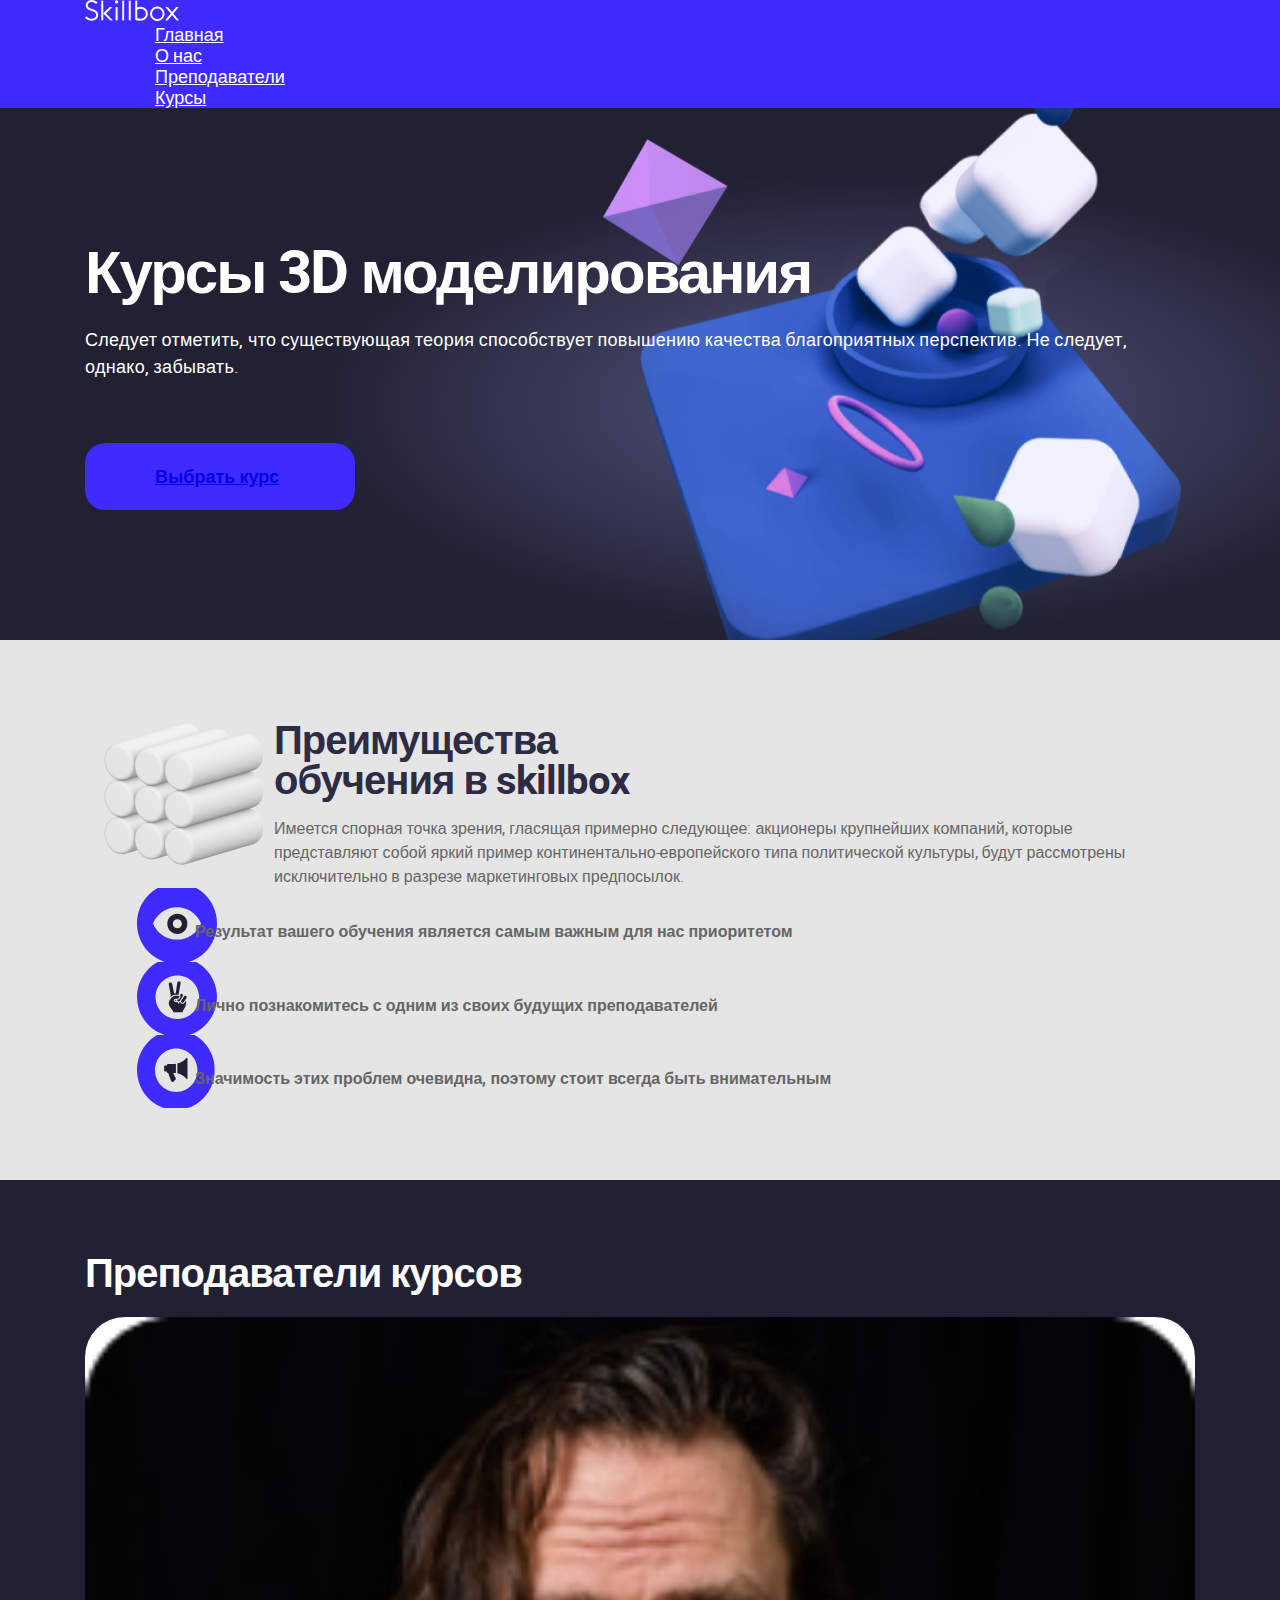
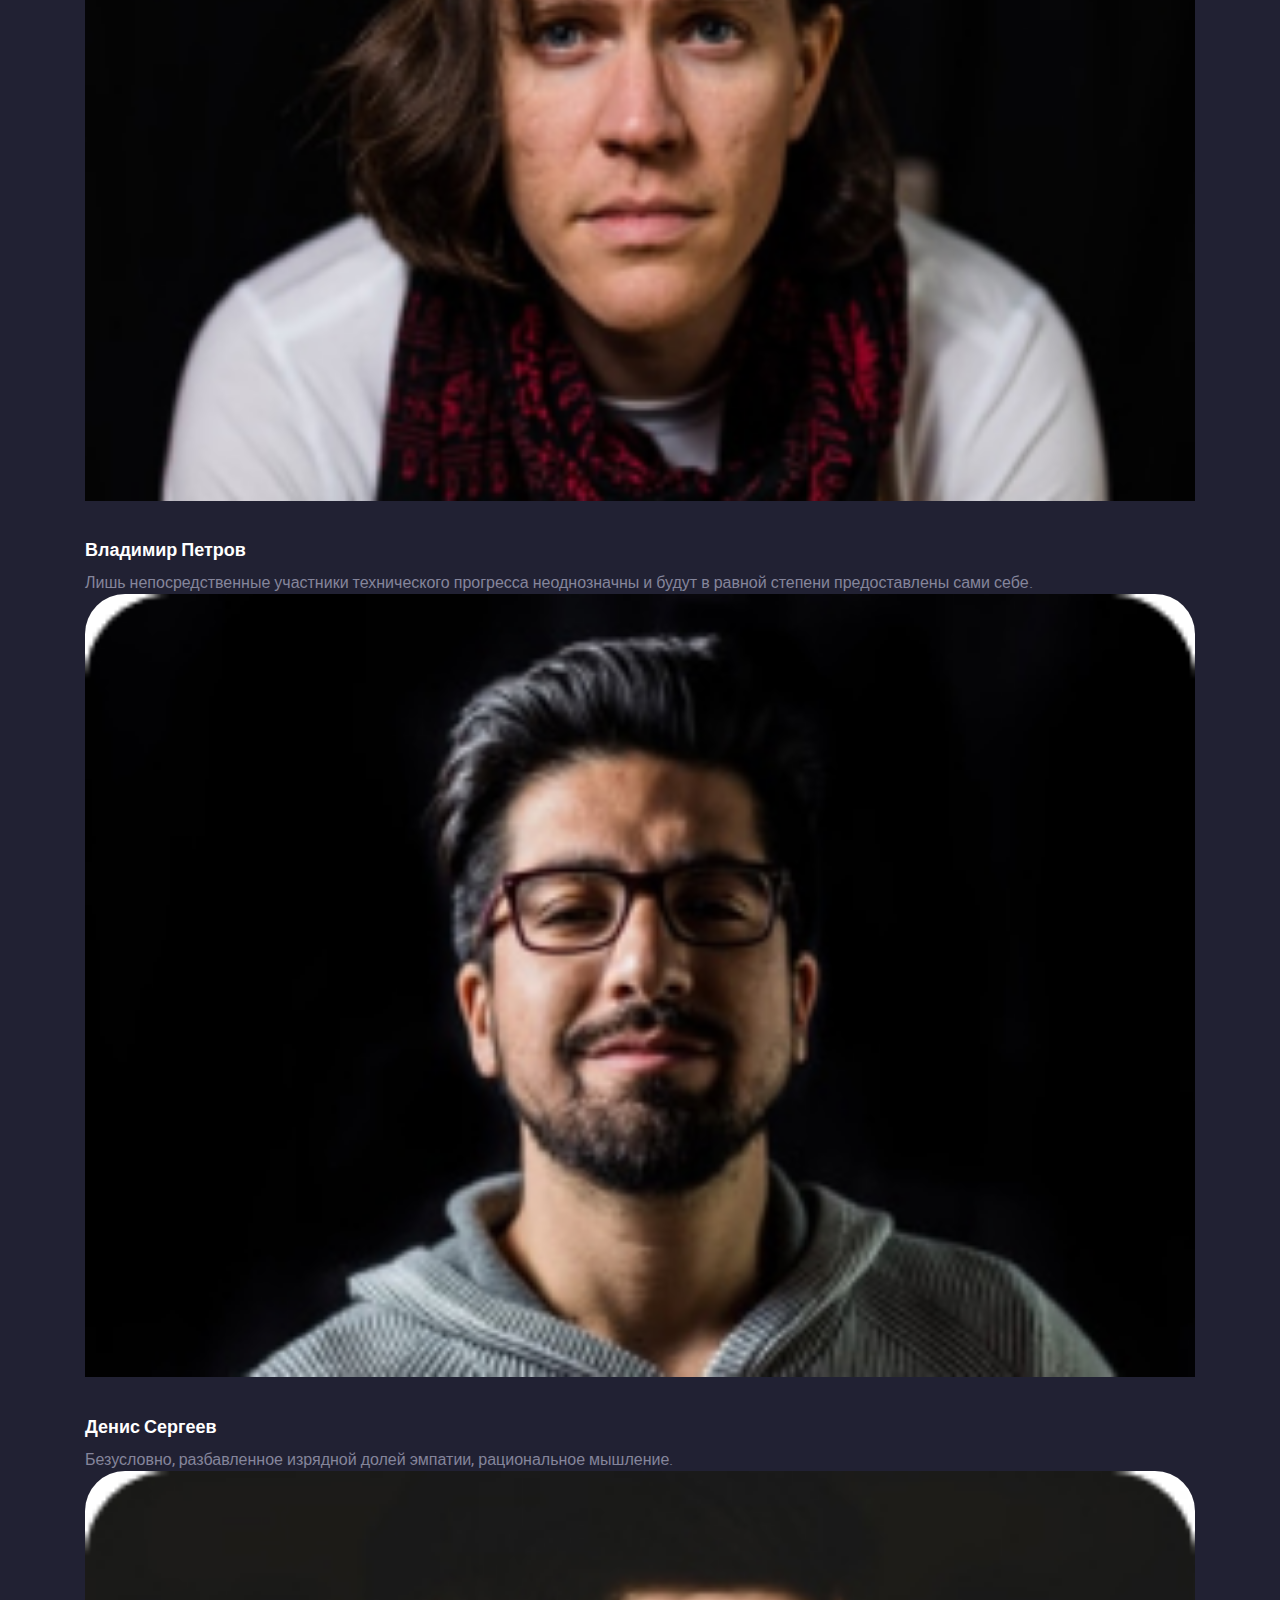
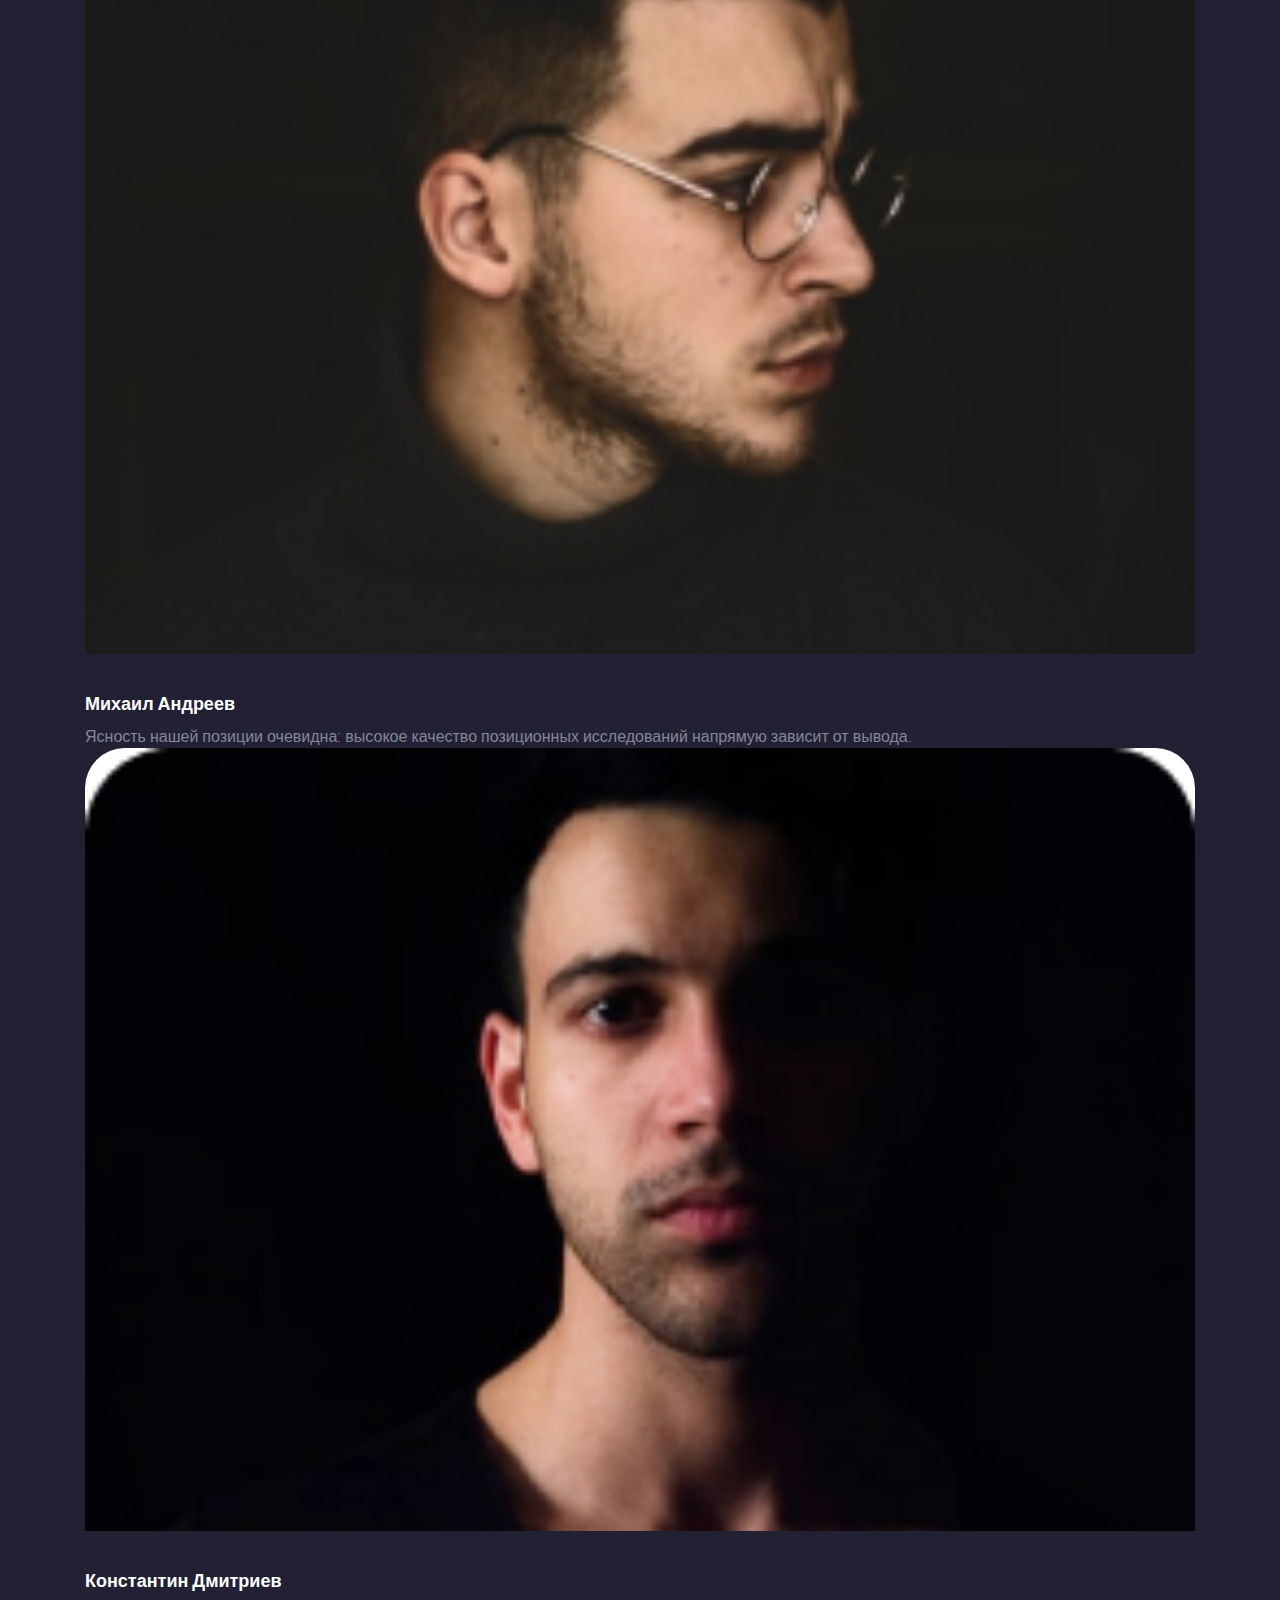
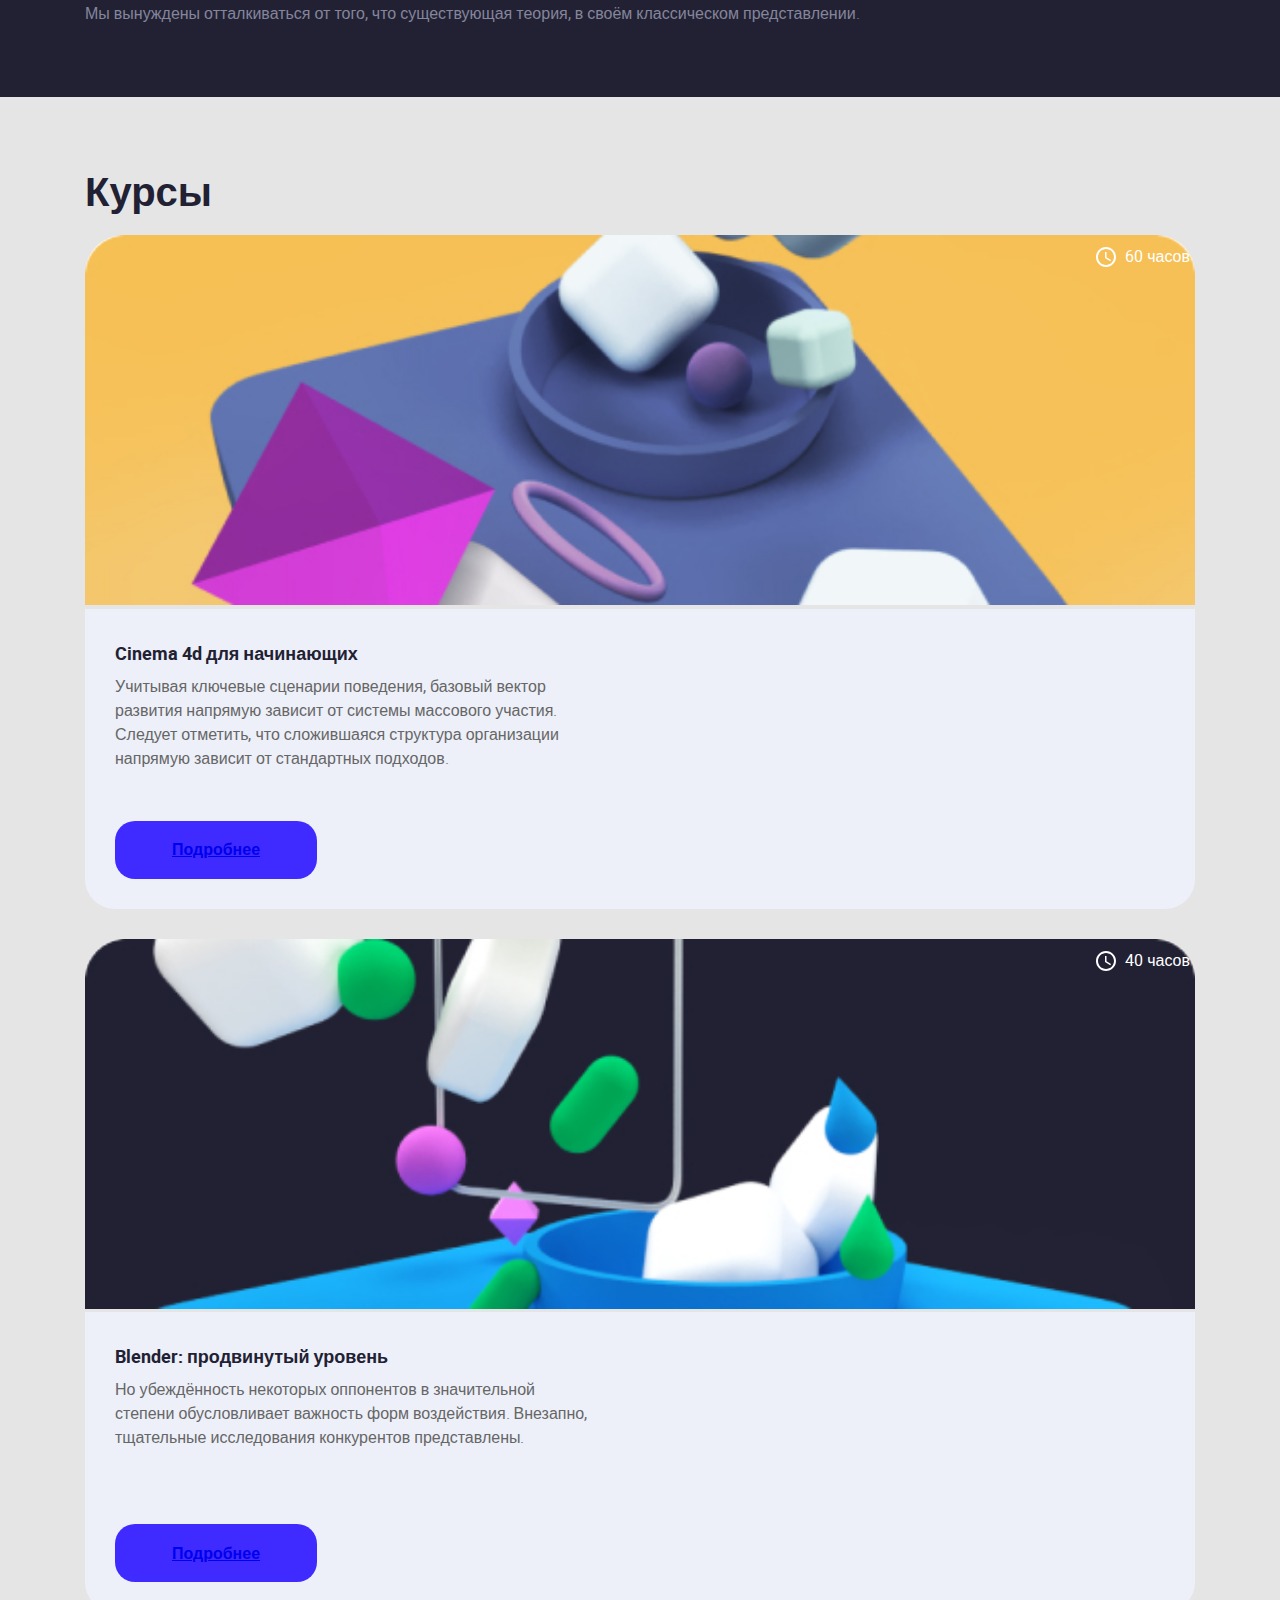
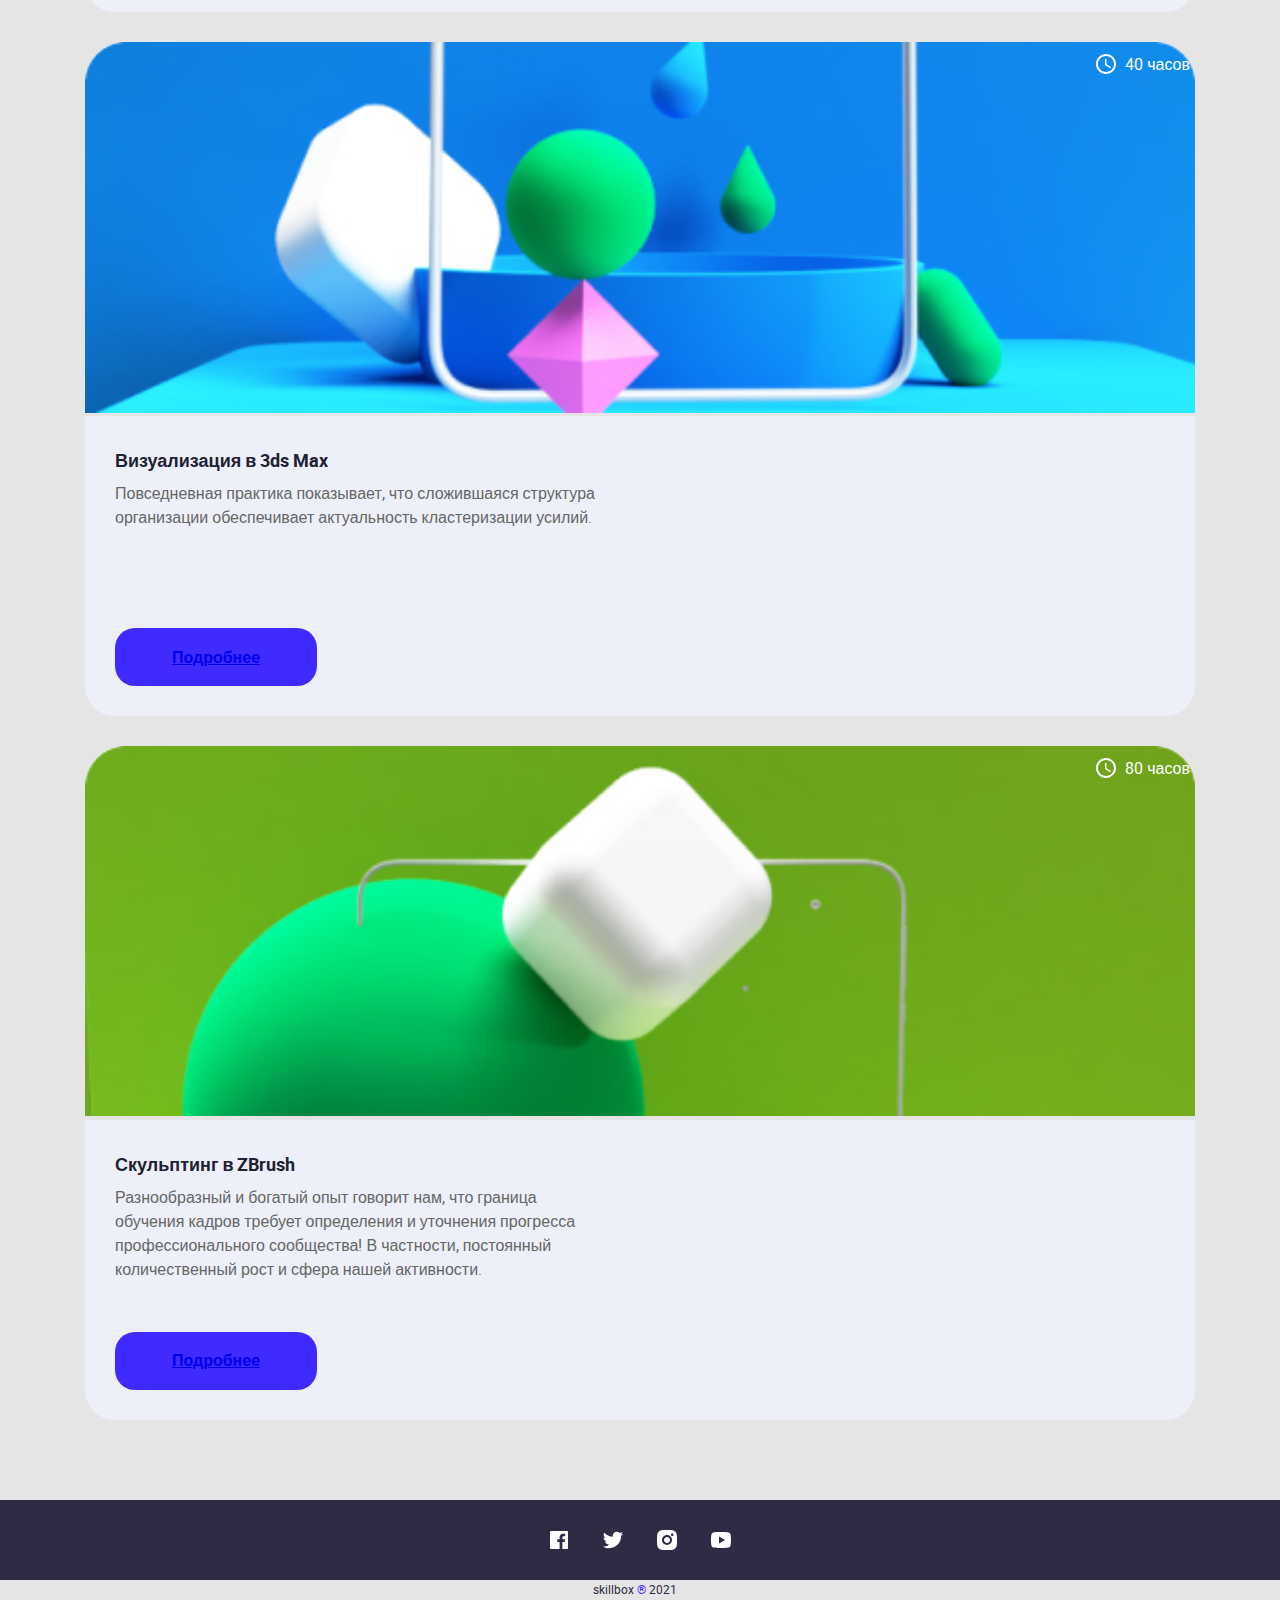
<file: 3D-modeling/index.html>
<!DOCTYPE html>
<html lang="ru">
<head>
	<meta charset="UTF-8">
	<meta http-equiv="X-UA-Compatible" content="IE=edge">
	<meta name="viewport" content="width=device-width, initial-scale=1.0">
	<link rel="apple-touch-icon" sizes="114x114" href="favicon/apple-touch-icon.png">
	<link rel="icon" type="image/png" sizes="32x32" href="favicon/favicon-32x32.png">
	<link rel="icon" type="image/png" sizes="16x16" href="favicon/favicon-16x16.png">
	<link rel="manifest" href="favicon/site.webmanifest">
	<link rel="mask-icon" href="favicon/safari-pinned-tab.svg" color="#5bbad5">
	<meta name="msapplication-TileColor" content="#da532c">
	<meta name="theme-color" content="#ffffff">
	<link rel="stylesheet" href="CSS/normalize.css">
	<link rel="stylesheet" href="https://cdn.jsdelivr.net/npm/bootstrap@4.6.1/dist/css/bootstrap.min.css" integrity="sha384-zCbKRCUGaJDkqS1kPbPd7TveP5iyJE0EjAuZQTgFLD2ylzuqKfdKlfG/eSrtxUkn" crossorigin="anonymous">
	<link rel="stylesheet" href="CSS/style.css">
	<title>3D-modeling</title>
</head>
<body>
	<header class="header">
		<div class="container-fluid myContainer">
			<div class="row header__row">
				<div class="header__logo col-lg-6 col-md-3 col-sm-12 col-12">
					<a href="#" class="logo-link" aria-label="Логотип">
						<picture class="logo-picture">							 
							<source media="(min-width: 576px)" srcset="img/logo-1.png">
							<source media="(max-width: 575px)" srcset="img/logo-4.png">
							<img src="img/logo-1.png" alt="Logo">
						</picture>			
					</a>
					<button aria-label="Открыть навигацию" class="burger flex">
						<span class="burger__line burger__line_1"></span>
						<span class="burger__line burger__line_2"></span> 
						<span class="burger__line burger__line_3"></span>
					</button>	 
				</div>
				<div class="header__nav col-lg-6 col-md-9 col-sm-12">
					<ul class="nav">						
						<li class="nav-item"><a href="#" class="nav-link">Главная</a></li>
						<li class="nav-item"><a href="#" class="nav-link">О нас</a></li>
						<li class="nav-item"><a href="#teachers" class="nav-link">Преподаватели</a></li>
						<li class="nav-item"><a href="#training" class="nav-link">Курсы</a></li>
					</ul>					
				</div>				
			</div>			
		</div>
	</header>
	<main class="main">
		<section class="hero">
			<div class="container-fluid myContainer">
				<div class="row">
					<div class="hero__content col-12">
						<article class="hero__article col-lg-5 col-md-7 col-sm-9">
							<h1 class="hero__title">
								Курсы 3D моделирования
							</h1>
							<p class="hero__text">
								Следует отметить, что существующая теория способствует повышению качества благоприятных перспектив. Не&nbsp;следует, однако, забывать.
							</p>
							<a class="hero__btn btn btn-primary" href="#" aria-label="Выбрать курс">Выбрать курс</a>
						</article>
					</div>
				</div>
			</div>
		</section>
		<section class="advantage">
			<div class="container-fluid myContainer">
				<div class="row advantage__row advantage__row_1">
					<div class="advantage__content col-lg-9 col-md-12">
						<article class="advantage__article">
							<h2 class="advantage__title">
								Преимущества обучения в&nbsp;skillbox
							</h2>
							<p class="advantage__text">
								Имеется спорная точка зрения, гласящая примерно следующее: акционеры крупнейших компаний, которые представляют собой яркий пример континентально-европейского типа политической культуры, будут рассмотрены исключительно в&nbsp;разрезе маркетинговых предпосылок.
							</p>
						</article>						
					</div>
				</div>
				<ul class="row advantage__row advantage__row_2">
					<li class="advantage__column advantage__column_1 col-sm-4"> <!-- Если кол-во столбцов одинаковое, в коде указываем класс самого маленького брейкпоинта -->
						<p class="advantage__column-text advantage__column-text_1">
							Результат вашего обучения является самым важным для нас приоритетом
						</p>
					</li>
					<li class="advantage__column advantage__column_2 col-sm-4">
						<p class="advantage__column-text advantage__column-text_2">
							Лично познакомитесь с&nbsp;одним из&nbsp;своих будущих преподавателей
						</p>
					</li>
					<li class="advantage__column advantage__column_3 col-sm-4">
						<p class="advantage__column-text advantage__column-text_3">
							Значимость этих проблем очевидна, поэтому стоит всегда быть внимательным
						</p>
					</li>
				</ul>
			</div>
		</section>
		<section id="teachers" class="teachers">
			<div class="container myContainer">
				<h2 class="teachers__title">
					Преподаватели курсов
				</h2>
				<ul class="row teachers__row">
					<li class="teachers__content col-lg-3 col-sm-6">
						<div class="teachers__picture">
							<picture class="picture"> <!-- При использовании max-width идём от меньшего размера к большему -->
								<source media="(max-width: 575px)" srcset="img/petrov-320.jpg">
								<source media="(max-width: 767px)" srcset="img/petrov-576.jpg">
								<source media="(max-width: 992px)" srcset="img/petrov-768.jpg">
								<source media="(min-width: 993px)" srcset="img/petrov-1440.jpg">						
								<img src="img/petrov-1440.png" alt="Владимир Петров" class="teachers__img">
							</picture>
						</div>
						<article class="teachers__article">
							<h3 class="teachers__name">
								Владимир Петров
							</h3>
							<p class="teachers__desc">
								Лишь непосредственные участники технического прогресса неоднозначны и&nbsp;будут в&nbsp;равной степени
								предоставлены сами себе.
							</p>
						</article>
					</li>
					<li class="teachers__content col-lg-3 col-sm-6">
						<div class="teachers__picture">
							<picture class="picture">
								<source media="(max-width: 575px)" srcset="img/sergeev-320.jpg">
								<source media="(max-width: 767px)" srcset="img/sergeev-576.jpg">
								<source media="(max-width: 992px)" srcset="img/sergeev-768.jpg">
								<source media="(min-width: 993px)" srcset="img/sergeev-1440.jpg">			
								<img src="img/sergeev-1440.png" alt="Денис Сергеев" class="teachers__img">
							</picture>
						</div>
						<article class="teachers__article">
							<h3 class="teachers__name">
								Денис Сергеев
							</h3>
							<p class="teachers__desc">
								Безусловно, разбавленное изрядной долей эмпатии, рациональное мышление.
							</p>
						</article>
					</li>
					<li class="teachers__content col-lg-3 col-sm-6">
						<div class="teachers__picture">
							<picture class="picture">
								<source media="(max-width: 575px)" srcset="img/andreev-320.jpg">
								<source media="(max-width: 767px)" srcset="img/andreev-576.jpg">
								<source media="(max-width: 992px)" srcset="img/andreev-768.jpg">
								<source media="(min-width: 993px)" srcset="img/andreev-1440.jpg">					
								<img src="img/andreev-1440.png" alt="Михаил Андреев" class="teachers__img">
							</picture>
						</div>
						<article class="teachers__article">
							<h3 class="teachers__name">
								Михаил Андреев
							</h3>
							<p class="teachers__desc">
								Ясность нашей позиции очевидна: высокое качество позиционных исследований напрямую зависит от&nbsp;вывода.
							</p>
						</article>
					</li>
					<li class="teachers__content col-lg-3 col-sm-6">
						<div class="teachers__picture">
							<picture class="picture">
								<source media="(max-width: 575px)" srcset="img/dmitriev-320.jpg">
								<source media="(max-width: 767px)" srcset="img/dmitriev-576.jpg">
								<source media="(max-width: 992px)" srcset="img/dmitriev-768.jpg">
								<source media="(min-width: 993px)" srcset="img/dmitriev-1440.jpg">			
								<img src="img/dmitriev-1440.png" alt="Константин Дмитриев" class="teachers__img">
							</picture>
						</div>
						<article class="teachers__article">
							<h3 class="teachers__name">
								Константин Дмитриев
							</h3>
							<p class="teachers__desc">
								Мы&nbsp;вынуждены отталкиваться от&nbsp;того, что существующая теория, в&nbsp;своём классическом
								представлении.
							</p>
						</article>
					</li>
				</ul>
			</div>
		</section>
		<section id="training" class="training">
			<div class="container myContainer">
				<h2 class="training__title">
					Курсы
				</h2>
				<ul class="row training__row">
					<li class="training__content col-lg-6 col-sm-6">
						<div class="training__picture">
							<picture class="picture">
								<source media="(max-width: 575px)" srcset="img/cinema-320.jpg">
								<source media="(max-width: 767px)" srcset="img/cinema-576.jpg">
								<source media="(max-width: 992px)" srcset="img/cinema-768.jpg">
								<source media="(min-width: 991px)" srcset="img/cinema-1440.jpg">							
								<img src="img/cinema.png" alt="60 часов" class="training__img">
							</picture>
							<span class="training__svg">
								<svg width="24" height="24" viewbox="0 0 24 24" fill="none" xmlns="http://www.w3.org/2000/svg">
									<path d="M11.99 2C6.47 2 2 6.48 2 12C2 17.52 6.47 22 11.99 22C17.52 22 22 17.52 22 12C22 6.48 17.52 2 11.99 2ZM12 20C7.58 20 4 16.42 4 12C4 7.58 7.58 4 12 4C16.42 4 20 7.58 20 12C20 16.42 16.42 20 12 20Z" fill="white"/>
									<path d="M12.5 7H11V13L16.25 16.15L17 14.92L12.5 12.25V7Z" fill="white"/>
									</svg>
									<p>60 часов</p>
							</span>						
						</div>
						<article class="training__article">
							<h3 class="training__name">
								Cinema 4d&nbsp;для начинающих
							</h3>
							<p class="training__desc">
								Учитывая ключевые сценарии поведения, базовый вектор развития напрямую зависит от&nbsp;системы массового участия.
								Следует отметить, что сложившаяся структура организации напрямую зависит от&nbsp;стандартных подходов.
							</p>
							<a class="training__btn btn btn-primary" href="#" aria-label="Кнопка подробнее">Подробнее</a>
						</article>
					</li>
					<li class="training__content col-lg-6 col-sm-6">
						<div class="training__picture">
							<picture class="picture">
								<source media="(max-width: 575px)" srcset="img/blender-320.jpg">
								<source media="(max-width: 767px)" srcset="img/blender-576.jpg">
								<source media="(max-width: 992px)" srcset="img/blender-768.jpg">
								<source media="(min-width: 991px)" srcset="img/blender-1440.jpg">							<img src="img/blender.png" alt="40 часов" class="training__img">
							</picture>
							<span class="training__svg">
								<svg width="24" height="24" viewbox="0 0 24 24" fill="none" xmlns="http://www.w3.org/2000/svg">
									<path d="M11.99 2C6.47 2 2 6.48 2 12C2 17.52 6.47 22 11.99 22C17.52 22 22 17.52 22 12C22 6.48 17.52 2 11.99 2ZM12 20C7.58 20 4 16.42 4 12C4 7.58 7.58 4 12 4C16.42 4 20 7.58 20 12C20 16.42 16.42 20 12 20Z" fill="white"/>
									<path d="M12.5 7H11V13L16.25 16.15L17 14.92L12.5 12.25V7Z" fill="white"/>
									</svg>
									<p>40 часов</p>
							</span>							
						</div>
						<article class="training__article">
							<h3 class="training__name">
								Blender: продвинутый уровень
							</h3>
							<p class="training__desc">
								Но&nbsp;убеждённость некоторых оппонентов в&nbsp;значительной степени обусловливает важность форм воздействия.
								Внезапно, тщательные исследования конкурентов представлены.
							</p>
							<a class="training__btn btn btn-primary" href="#" aria-label="Кнопка подробнее">Подробнее</a>
						</article>
					</li>
					<li class="training__content col-lg-6 col-sm-6">
						<div class="training__picture">
							<picture class="picture">
								<source media="(max-width: 575px)" srcset="img/max-320.jpg">
								<source media="(max-width: 767px)" srcset="img/max-576.jpg">
								<source media="(max-width: 992px)" srcset="img/max-768.jpg">
								<source media="(min-width: 991px)" srcset="img/max-1440.jpg">								
								<img src="img/max.png" alt="40 часов" class="training__img">
							</picture>
							<span class="training__svg">
								<svg width="24" height="24" viewbox="0 0 24 24" fill="none" xmlns="http://www.w3.org/2000/svg">
									<path d="M11.99 2C6.47 2 2 6.48 2 12C2 17.52 6.47 22 11.99 22C17.52 22 22 17.52 22 12C22 6.48 17.52 2 11.99 2ZM12 20C7.58 20 4 16.42 4 12C4 7.58 7.58 4 12 4C16.42 4 20 7.58 20 12C20 16.42 16.42 20 12 20Z" fill="white"/>
									<path d="M12.5 7H11V13L16.25 16.15L17 14.92L12.5 12.25V7Z" fill="white"/>
									</svg>
									<p>40 часов</p> 
							</span>									
						</div>
						<article class="training__article">
							<h3 class="training__name">
								Визуализация в&nbsp;3ds Max
							</h3>
							<p class="training__desc">
								Повседневная практика показывает, что сложившаяся структура организации обеспечивает актуальность кластеризации
								усилий.
							</p>
							<a class="training__btn btn btn-primary" href="#" aria-label="Кнопка подробнее">Подробнее</a>
						</article>
					</li>
					<li class="training__content col-lg-6 col-sm-6">
						<div class="training__picture">
							<picture class="picture">
								<source media="(max-width: 575px)" srcset="img/brush-320.jpg">
								<source media="(max-width: 767px)" srcset="img/brush-576.jpg">
								<source media="(max-width: 992px)" srcset="img/brush-768.jpg">
								<source media="(min-width: 991px)" srcset="img/brush-1440.jpg">		
								<img src="img/brush.png" alt="80 часов" class="training__img">
							</picture>
							<span class="training__svg">
								<svg width="24" height="24" viewbox="0 0 24 24" fill="none" xmlns="http://www.w3.org/2000/svg">
									<path d="M11.99 2C6.47 2 2 6.48 2 12C2 17.52 6.47 22 11.99 22C17.52 22 22 17.52 22 12C22 6.48 17.52 2 11.99 2ZM12 20C7.58 20 4 16.42 4 12C4 7.58 7.58 4 12 4C16.42 4 20 7.58 20 12C20 16.42 16.42 20 12 20Z" fill="white"/>
									<path d="M12.5 7H11V13L16.25 16.15L17 14.92L12.5 12.25V7Z" fill="white"/>
									</svg>
									<p>80 часов</p>
							</span>								
						</div>
						<article class="training__article">
							<h3 class="training__name">
								Скульптинг в&nbsp;ZBrush
							</h3>
							<p class="training__desc">
								Разнообразный и&nbsp;богатый опыт говорит нам, что граница обучения кадров требует определения и&nbsp;уточнения
								прогресса профессионального сообщества! В&nbsp;частности, постоянный количественный рост и&nbsp;сфера нашей
								активности.
							</p>
							<a class="training__btn btn btn-primary" href="#" aria-label="Кнопка подробнее">Подробнее</a>
						</article>
					</li>
				</ul>
			</div>
		</section>
	</main>
	<footer class="footer">
		<div class="footer__social">
			<svg width="24" height="24" viewbox="0 0 24 24" fill="none" xmlns="http://www.w3.org/2000/svg">
				<path
					d="M15.402 21V14.034H17.735L18.084 11.326H15.402V9.598C15.402 8.814 15.62 8.279 16.744 8.279H18.178V5.857C17.4838 5.78334 16.7861 5.74762 16.088 5.75C14.021 5.75 12.606 7.012 12.606 9.33V11.326H10.268V14.034H12.606V21H4C3.73478 21 3.48043 20.8946 3.29289 20.7071C3.10536 20.5196 3 20.2652 3 20V4C3 3.73478 3.10536 3.48043 3.29289 3.29289C3.48043 3.10536 3.73478 3 4 3H20C20.2652 3 20.5196 3.10536 20.7071 3.29289C20.8946 3.48043 21 3.73478 21 4V20C21 20.2652 20.8946 20.5196 20.7071 20.7071C20.5196 20.8946 20.2652 21 20 21H15.402Z"
					fill="white" />
			</svg>
			<svg width="24" height="24" viewbox="0 0 24 24" fill="none" xmlns="http://www.w3.org/2000/svg">
				<path
					d="M22.1621 5.65593C21.3986 5.99362 20.589 6.2154 19.7601 6.31393C20.6338 5.79136 21.2878 4.96894 21.6001 3.99993C20.7801 4.48793 19.8811 4.82993 18.9441 5.01493C18.3147 4.34151 17.4804 3.89489 16.571 3.74451C15.6616 3.59413 14.728 3.74842 13.9153 4.18338C13.1026 4.61834 12.4564 5.30961 12.0772 6.14972C11.6979 6.98983 11.6068 7.93171 11.8181 8.82893C10.1552 8.74558 8.52838 8.31345 7.04334 7.56059C5.55829 6.80773 4.24818 5.75097 3.19805 4.45893C2.82634 5.09738 2.63101 5.82315 2.63205 6.56193C2.63205 8.01193 3.37005 9.29293 4.49205 10.0429C3.82806 10.022 3.17869 9.84271 2.59805 9.51993V9.57193C2.59825 10.5376 2.93242 11.4735 3.5439 12.221C4.15538 12.9684 5.00653 13.4814 5.95305 13.6729C5.33667 13.84 4.69036 13.8646 4.06305 13.7449C4.32992 14.5762 4.85006 15.3031 5.55064 15.824C6.25123 16.3449 7.09718 16.6337 7.97005 16.6499C7.10253 17.3313 6.10923 17.8349 5.04693 18.1321C3.98464 18.4293 2.87418 18.5142 1.77905 18.3819C3.69075 19.6114 5.91615 20.264 8.18905 20.2619C15.8821 20.2619 20.0891 13.8889 20.0891 8.36193C20.0891 8.18193 20.0841 7.99993 20.0761 7.82193C20.8949 7.23009 21.6017 6.49695 22.1631 5.65693L22.1621 5.65593Z"
					fill="white" />
			</svg>
			<svg width="24" height="24" viewbox="0 0 24 24" fill="none" xmlns="http://www.w3.org/2000/svg">
				<path
					d="M12 2C14.717 2 15.056 2.01 16.122 2.06C17.187 2.11 17.912 2.277 18.55 2.525C19.21 2.779 19.766 3.123 20.322 3.678C20.8305 4.1779 21.224 4.78259 21.475 5.45C21.722 6.087 21.89 6.813 21.94 7.878C21.987 8.944 22 9.283 22 12C22 14.717 21.99 15.056 21.94 16.122C21.89 17.187 21.722 17.912 21.475 18.55C21.2247 19.2178 20.8311 19.8226 20.322 20.322C19.822 20.8303 19.2173 21.2238 18.55 21.475C17.913 21.722 17.187 21.89 16.122 21.94C15.056 21.987 14.717 22 12 22C9.283 22 8.944 21.99 7.878 21.94C6.813 21.89 6.088 21.722 5.45 21.475C4.78233 21.2245 4.17753 20.8309 3.678 20.322C3.16941 19.8222 2.77593 19.2175 2.525 18.55C2.277 17.913 2.11 17.187 2.06 16.122C2.013 15.056 2 14.717 2 12C2 9.283 2.01 8.944 2.06 7.878C2.11 6.812 2.277 6.088 2.525 5.45C2.77524 4.78218 3.1688 4.17732 3.678 3.678C4.17767 3.16923 4.78243 2.77573 5.45 2.525C6.088 2.277 6.812 2.11 7.878 2.06C8.944 2.013 9.283 2 12 2ZM12 7C10.6739 7 9.40215 7.52678 8.46447 8.46447C7.52678 9.40215 7 10.6739 7 12C7 13.3261 7.52678 14.5979 8.46447 15.5355C9.40215 16.4732 10.6739 17 12 17C13.3261 17 14.5979 16.4732 15.5355 15.5355C16.4732 14.5979 17 13.3261 17 12C17 10.6739 16.4732 9.40215 15.5355 8.46447C14.5979 7.52678 13.3261 7 12 7ZM18.5 6.75C18.5 6.41848 18.3683 6.10054 18.1339 5.86612C17.8995 5.6317 17.5815 5.5 17.25 5.5C16.9185 5.5 16.6005 5.6317 16.3661 5.86612C16.1317 6.10054 16 6.41848 16 6.75C16 7.08152 16.1317 7.39946 16.3661 7.63388C16.6005 7.8683 16.9185 8 17.25 8C17.5815 8 17.8995 7.8683 18.1339 7.63388C18.3683 7.39946 18.5 7.08152 18.5 6.75ZM12 9C12.7956 9 13.5587 9.31607 14.1213 9.87868C14.6839 10.4413 15 11.2044 15 12C15 12.7956 14.6839 13.5587 14.1213 14.1213C13.5587 14.6839 12.7956 15 12 15C11.2044 15 10.4413 14.6839 9.87868 14.1213C9.31607 13.5587 9 12.7956 9 12C9 11.2044 9.31607 10.4413 9.87868 9.87868C10.4413 9.31607 11.2044 9 12 9Z"
					fill="white" />
			</svg>
			<svg width="24" height="24" viewbox="0 0 24 24" fill="none" xmlns="http://www.w3.org/2000/svg">
				<path
					d="M21.543 6.498C22 8.28 22 12 22 12C22 12 22 15.72 21.543 17.502C21.289 18.487 20.546 19.262 19.605 19.524C17.896 20 12 20 12 20C12 20 6.107 20 4.395 19.524C3.45 19.258 2.708 18.484 2.457 17.502C2 15.72 2 12 2 12C2 12 2 8.28 2.457 6.498C2.711 5.513 3.454 4.738 4.395 4.476C6.107 4 12 4 12 4C12 4 17.896 4 19.605 4.476C20.55 4.742 21.292 5.516 21.543 6.498ZM10 15.5L16 12L10 8.5V15.5Z"
					fill="white" />
			</svg>
		</div>
		<div class="footer__logo">
			<small class="text-uppercase">
				skillbox <span class="reg">&reg;</span> 2021
			</small>
		</div>
	</footer>
	<script src="https://cdn.jsdelivr.net/npm/jquery@3.5.1/dist/jquery.slim.min.js" integrity="sha384-DfXdz2htPH0lsSSs5nCTpuj/zy4C+OGpamoFVy38MVBnE+IbbVYUew+OrCXaRkfj" crossorigin="anonymous"></script>
	<script src="https://cdn.jsdelivr.net/npm/bootstrap@4.6.1/dist/js/bootstrap.bundle.min.js" integrity="sha384-fQybjgWLrvvRgtW6bFlB7jaZrFsaBXjsOMm/tB9LTS58ONXgqbR9W8oWht/amnpF" crossorigin="anonymous"></script>
	<script src="JS/index.js"></script>
</body>
</html>
</file>
<file: 08_layout-stylization/css/style.css>
/* Общие стили */

html {
  box-sizing: border-box;
}

*,
*::before,
*::after {
  box-sizing: border-box;
}

a {
  color: inherit;
  text-decoration: none;
}

img {
  max-width: 100%;
}

@font-face {
  font-family: "Muller";
  src: local("Muller-Regular"),
    url("../fons/MullerRegular.woff2") format("woff2"),
    url("../fons/MullerRegular.woff") format("woff");
  font-weight: 400;
  font-style: normal;
  font-display: swap;
}

@font-face {
  font-family: "Muller";
  src: local("Muller-Light"), url("../fons/MullerLight.woff2") format("woff2"),
    url("../fons/MullerLight.woff") format("woff");
  font-weight: 300;
  font-style: normal;
  font-display: swap;
}

@font-face {
  font-family: "Muller";
  src: local("Muller-Medium"), url("../fons/MullerMedium.woff2") format("woff2"),
    url("../fons/MullerMedium.woff") format("woff");
  font-weight: 500;
  font-style: normal;
  font-display: swap;
}

@font-face {
  font-family: "Muller";
  src: local("Muller-Bold"), url("../fons/MullerBold.woff2") format("woff2"),
    url("../fons/MullerBold.woff") format("woff");
  font-weight: 700;
  font-style: normal;
  font-display: swap;
}

body {
  min-width: 1200px;
  font-family: "Muller", sans-serif;
  background: #e5e5e5;
}

h2,
h3,
p {
  margin: 0;
}

/* Сброс и установка стилей  для некоторых классов */

.list-reset {
  margin: 0;
  padding: 0;
  list-style: none;
}

.btn-reset {
  padding: 0;
  border: none;
  background-color: transparent;
  cursor: pointer;
}

.flex {
  display: flex;
}

.container {
  width: 1200px;
  padding: 0 15px;
  margin: 0 auto;
}

.section {
  margin-bottom: 70px;
}

.title {
  padding-left: 40px;
  padding-bottom: 25px;
  font-weight: 400;
  font-size: 40px;
  line-height: 40px;
  color: #333333;
}

/* header */

.header {
  padding: 30px 0;
  margin-bottom: 40px;
}

.header-logo {
  align-items: center;
  margin-bottom: 30px;
}

.header-link-sign {
  margin-left: auto;
  min-width: 126px;
  font-size: 16px;
  line-height: 16px;
  color: #cc9933;
  background-image: url("../img/sign.svg");
  background-repeat: no-repeat;
  padding-left: 25px;
}

.header-link-logo {
  margin-right: 34px;
}

.header-link-contact {
  min-width: 164px;
  font-weight: 500;
  font-size: 20px;
  line-height: 20px;
  color: #666666;
}

.header-nav-list {
  align-items: center;
  padding: 10px 0;
  background-color: #ffffff;
  border-radius: 15px;
}

.header-nav-item:not(:last-child) {
  margin-left: 45px;
}

.header-nav-item:last-child {
  margin-left: auto;
}

.header-link {
  font-size: 16px;
  line-height: 16px;
  color: #666666;
}

.header-button {
  justify-content: space-evenly;
  width: 450px;
  min-height: 50px;
  border-left: 1px solid #e1e1e1;
}

.header-btn {
  font-size: 16px;
  line-height: 16px;
  color: #cc9933;
  border: 1px solid #cc9933;
  border-radius: 15px;
  min-height: 42px;
}

.header-btn-1 {
  min-width: 120px;
}

.header-btn-2 {
  min-width: 190px;
}

/* Спецпредложения */

.offers-list {
  margin: 0 auto;
  display: flex;
  justify-content: space-between;
}

.offers-item {
  width: 572px;
}

.offers-item-article {
  width: 100%;
  min-height: 258px;
  padding: 40px;
  border-radius: 15px;
  background-size: cover;
  background-repeat: no-repeat;
  background-position: center;
}

.offers-item-article-small-1 {
  margin-bottom: 23px;
  background-image: url("../img/maldiv.jpg");
}

.offers-item-article-small-2 {
  background-image: url("../img/Crit.jpg");
}

.offers-item-article-large {
  height: 100%;
  /* padding-top: 211px; */
  flex-direction: column;
  justify-content: end;
  background-image: url("../img/lux.jpg");
}

.offers-item-title {
  padding-bottom: 15px;
  font-weight: 700;
  font-size: 40px;
  line-height: 40px;
  color: #ffffff;
  max-width: 300px;
}

.offers-item-title-large {
  font-size: 60px;
  line-height: 60px;
}

.offers-item-text {
  padding-bottom: 47px;
  font-weight: 400;
  font-size: 20px;
  line-height: 20px;
  color: #ffffff;
  opacity: 0.8; /*Прозрачность цвета*/
}

.offers-item-text-large {
  font-size: 30px;
  line-height: 30px;
}

.offers-item-link {
  padding-right: 16px;
  font-weight: 400;
  font-size: 16px;
  line-height: 16px;
  color: #ffcc66;
  background-repeat: no-repeat;
  background-position: right;
  background-image: url("../img/Rectangle-fone.png");
}

.offers-item-link-large {
  width: 103px;
}

/*О нас*/

.about-text {
  width: 888px;
  min-height: 80px;
  font-size: 16px;
  line-height: 200%;
  color: #000000;
}

/*Услуги*/

.services-list {
  flex-wrap: wrap;
  justify-content: flex-start; /*Это св-во по умолчанию, его можно вообще не указывать*/
}

.services-item {
  width: 573px;
  min-height: 330px;
  padding: 190px 126px 0 45px;
  border-radius: 15px;
  background-color: #fff;
  background-size: contain;
  background-repeat: no-repeat;
  background-position: top;
}

.services-item-1 {
  background-image: url("../img/exclusive.jpg");
}

.services-item-2 {
  background-image: url("../img/banquet.jpg");
}

.services-item-3 {
  background-image: url("../img/sauna.jpg");
}

.services-item-4 {
  background-image: url("../img/parking.jpg");
}

.services-item:nth-child(odd) {
  margin: 0 23px 23px 0;
}

.services-item:nth-child(even) {
  margin-bottom: 23px;
}

.services-item-link {
  padding-right: 16px;
  font-weight: 500;
  font-size: 20px;
  line-height: 200%;
  color: #cc9933;
  background-repeat: no-repeat;
  background-position: right;
  background-image: url("../img/Rectangle-fone.png");
}

.services-item-text {
  font-size: 16px;
  line-height: 200%;
  color: #000000;
}

/*Преимущества*/

.advant-list {
  flex-wrap: wrap;
}

.advant-item {
  width: 275px;
  min-height: 275px;
  padding: 45px 42px 0 45px;
  border-radius: 15px;
  background-color: rgba(255, 255, 255, 1);
}

.advant-item:nth-child(odd),
.advant-item:nth-child(even) {
  margin: 0 23px 23px 0;
}

.advant-item:nth-child(4n) {
  margin: 0 0 23px 0;
}

.advant-item-icon {
  padding-bottom: 10px;
}

.advant-item-text {
  padding-bottom: 32px;
  font-size: 16px;
  line-height: 200%;
  color: #000000;
}

/*Размещение*/

.place-list {
  flex-wrap: wrap;
}

.place-item {
  width: 374px;
  min-height: 440px;
  border-radius: 15px;
  background-color: rgba(255, 255, 255, 1);
}

.place-item:nth-child(odd),
.place-item:nth-child(even) {
  margin: 0 23px 23px 0;
}

.place-item:nth-child(3n) {
  margin: 0 0 23px 0;
}

.place-item-image {
  margin-bottom: 36px;
}

.place-item-box {
  margin-left: 45px;
}

.box-price {
  justify-content: space-between;
  padding-right: 46px;
  padding-bottom: 16px;
}

.price-text-1 {
  font-size: 16px;
  line-height: 16px;
  color: #999999;
}

.price-text-2 {
  font-weight: 700;
  font-size: 20px;
  line-height: 20px;
}

.price-text-3 {
  font-size: 16px;
  line-height: 16px;
}

.place-item-box-title {
  padding-bottom: 16px;
  font-weight: 500;
  font-size: 16px;
  line-height: 16px;
}

.place-item-box-text {
  margin-bottom: 33px;
  font-size: 16px;
  line-height: 16px;
  color: #999999;
}

.place-item-box-link {
  font-size: 16px;
  line-height: 16px;
  color: #cc9933;
  min-width: 100px;
  min-height: 42px;
  padding: 10px 20px;
  border: 1px solid #cc9933;
  border-radius: 10px;
}

.place-item-variants {
  position: relative;
  background-size: cover;
  background-repeat: no-repeat;
  background-position: center;
  background-image: url("../img/variants.jpg");
}

.place-item-link {
  position: absolute;
  margin: 0;
  bottom: 27px;
  left: 54px;
  padding-right: 15px;
  font-size: 20px;
  line-height: 200%;
  color: #ffffff;
  background-repeat: no-repeat;
  background-position: right;
  background-image: url("../img/Rectangle 2.png");
}
</file>
<file: 09_advanced-html/css/style.css>
/* Общие стили */

html {
  box-sizing: border-box;
}

*,
*::before,
*::after {
  box-sizing: border-box;
}

a {
  color: inherit;
  text-decoration: none;
}

img {
  max-width: 100%;
}

@font-face {
  font-family: "Muller";
  src: local("Muller-Regular"),
    url("../fons/MullerRegular.woff2") format("woff2"),
    url("../fons/MullerRegular.woff") format("woff");
  font-weight: 400;
  font-style: normal;
  font-display: swap;
}

@font-face {
  font-family: "Muller";
  src: local("Muller-Light"), url("../fons/MullerLight.woff2") format("woff2"),
    url("../fons/MullerLight.woff") format("woff");
  font-weight: 300;
  font-style: normal;
  font-display: swap;
}

@font-face {
  font-family: "Muller";
  src: local("Muller-Medium"), url("../fons/MullerMedium.woff2") format("woff2"),
    url("../fons/MullerMedium.woff") format("woff");
  font-weight: 500;
  font-style: normal;
  font-display: swap;
}

@font-face {
  font-family: "Muller";
  src: local("Muller-Bold"), url("../fons/MullerBold.woff2") format("woff2"),
    url("../fons/MullerBold.woff") format("woff");
  font-weight: 700;
  font-style: normal;
  font-display: swap;
}

body {
  min-width: 1200px;
  font-family: "Muller", sans-serif;
  background: #f1f1f1;
}

h2,
h3,
p {
  margin: 0;
}

/* Сброс и установка стилей  для некоторых классов */

.list-reset {
  margin: 0;
  padding: 0;
  list-style: none;
}

.btn-reset {
  padding: 0;
  border: none;
  background-color: transparent;
  cursor: pointer;
}

.flex {
  display: flex;
}

.container {
  width: 1200px;
  padding: 0 15px;
  margin: 0 auto;
}

.section {
  margin-bottom: 70px;
}

.title {
  padding-left: 40px;
  padding-bottom: 25px;
  font-weight: 400;
  font-size: 40px;
  line-height: 40px;
  color: #333333;
}

/* header */

.header {
  padding: 30px 0;
  margin-bottom: 40px;
}

.header-logo {
  align-items: center;
  margin-bottom: 30px;
}

.header-link-sign {
  margin-left: auto;
  min-width: 126px;
  font-size: 16px;
  line-height: 16px;
  color: #cc9933;
  background-image: url("../img/sign.svg");
  background-repeat: no-repeat;
  padding-left: 25px;
}

.header-link-logo {
  margin-right: 34px;
}

.header-link-contact {
  min-width: 164px;
  font-weight: 500;
  font-size: 20px;
  line-height: 20px;
  color: #666666;
}

.header-nav-list {
  align-items: center;
  padding: 10px 0;
  background-color: #ffffff;
  border-radius: 15px;
}

.header-nav-item:not(:last-child) {
  margin-left: 45px;
}

.header-nav-item:last-child {
  margin-left: auto;
}

.header-link {
  font-size: 16px;
  line-height: 16px;
  color: #666666;
}

.header-link-right {
  text-align: center;
  padding-top: 15px;
  width: 430px;
  min-height: 50px;
  border-left: 1px solid #e1e1e1;
}

.head-link-right {
  padding: 10px 20px;
  font-size: 16px;
  line-height: 16px;
  color: #cc9933;
  border: 1px solid #cc9933;
  border-radius: 10px;
  min-height: 42px;
}

.head-link-right-1 {
  min-width: 107px;
  margin-right: 40px;
}

.head-link-right-2 {
  min-width: 177px;
}

/* Спецпредложения */

.offers-list {
  margin: 0 auto;
  display: flex;
  justify-content: space-between;
}

.offers-item {
  width: 572px;
}

.offers-item-article {
  width: 100%;
  min-height: 258px;
  padding: 40px;
  border-radius: 15px;
  background-size: cover;
  background-repeat: no-repeat;
  background-position: center;
}

.offers-item-article-small-1 {
  margin-bottom: 23px;
  background-image: url("../img/maldiv.jpg");
}

.offers-item-article-small-2 {
  background-image: url("../img/Crit.jpg");
}

.offers-item-article-large {
  height: 100%;
  /* padding-top: 211px; */
  flex-direction: column;
  justify-content: end;
  align-items: start;
  background-image: url("../img/lux.jpg");
}

.offers-item-title {
  padding-bottom: 15px;
  font-weight: 700;
  font-size: 40px;
  line-height: 40px;
  color: #ffffff;
  max-width: 300px;
}

.offers-item-title-large {
  font-size: 60px;
  line-height: 60px;
}

.offers-item-text {
  padding-bottom: 47px;
  font-weight: 400;
  font-size: 20px;
  line-height: 20px;
  color: #ffffff;
  opacity: 0.8; /*Прозрачность цвета*/
}

.offers-item-text-large {
  font-size: 30px;
  line-height: 30px;
}

.offers-item-link {
  padding-right: 16px;
  font-weight: 400;
  font-size: 16px;
  line-height: 16px;
  color: #ffcc66;
  background-repeat: no-repeat;
  background-position: right;
  background-image: url("../img/Rectangle-fone.png");
}

/*О нас*/

.about-text {
  width: 888px;
  min-height: 80px;
  font-size: 16px;
  line-height: 200%;
  color: #000000;
}

/*Услуги*/

.services-list {
  flex-wrap: wrap;
  justify-content: flex-start; /*Это св-во по умолчанию, его можно вообще не указывать*/
}

.services-item {
  width: 573px;
  min-height: 330px;
  padding: 190px 126px 0 45px;
  border-radius: 15px;
  background-color: #fff;
  background-size: contain;
  background-repeat: no-repeat;
  background-position: top;
}

.services-item-1 {
  background-image: url("../img/exclusive.jpg");
}

.services-item-2 {
  background-image: url("../img/banquet.jpg");
}

.services-item-3 {
  background-image: url("../img/sauna.jpg");
}

.services-item-4 {
  background-image: url("../img/parking.jpg");
}

.services-item:nth-child(odd) {
  margin: 0 23px 23px 0;
}

.services-item:nth-child(even) {
  margin-bottom: 23px;
}

.services-item-link {
  padding-right: 16px;
  font-weight: 500;
  font-size: 20px;
  line-height: 200%;
  color: #cc9933;
  background-repeat: no-repeat;
  background-position: right;
  background-image: url("../img/Rectangle-fone.png");
}

.services-item-text {
  font-size: 16px;
  line-height: 200%;
  color: #000000;
}

/*Преимущества*/

.advant-list {
  flex-wrap: wrap;
}

.advant-item {
  width: 275px;
  min-height: 275px;
  padding: 45px 42px 0 45px;
  border-radius: 15px;
  background-color: rgba(255, 255, 255, 1);
}

.advant-item:nth-child(odd),
.advant-item:nth-child(even) {
  margin: 0 23px 23px 0;
}

.advant-item:nth-child(4n) {
  margin: 0 0 23px 0;
}

.advant-item-icon {
  padding-bottom: 10px;
}

.advant-item-text {
  padding-bottom: 32px;
  font-size: 16px;
  line-height: 200%;
  color: #000000;
}

/*Размещение*/

.place-list {
  flex-wrap: wrap;
}

.place-item {
  width: 374px;
  min-height: 440px;
  border-radius: 15px;
  background-color: rgba(255, 255, 255, 1);
}

.place-item:nth-child(odd),
.place-item:nth-child(even) {
  margin: 0 23px 23px 0;
}

.place-item:nth-child(3n) {
  margin: 0 0 23px 0;
}

.place-item-image {
  margin-bottom: 36px;
}

.place-item-box {
  margin-left: 45px;
}

.box-price {
  justify-content: space-between;
  padding-right: 46px;
  padding-bottom: 16px;
}

.price-text-1 {
  font-size: 16px;
  line-height: 16px;
  color: #999999;
}

.price-text-2 {
  font-weight: 700;
  font-size: 20px;
  line-height: 20px;
}

.price-text-3 {
  font-size: 16px;
  line-height: 16px;
}

.place-item-box-title {
  padding-bottom: 16px;
  font-weight: 500;
  font-size: 16px;
  line-height: 16px;
}

.place-item-box-text {
  margin-bottom: 33px;
  font-size: 16px;
  line-height: 16px;
  color: #999999;
}

.place-item-box-link {
  font-size: 16px;
  line-height: 16px;
  color: #cc9933;
  min-width: 100px;
  min-height: 42px;
  padding: 10px 20px;
  border: 1px solid #cc9933;
  border-radius: 10px;
}

.place-item-variants {
  position: relative;
  background-size: cover;
  background-repeat: no-repeat;
  background-position: center;
  background-image: url("../img/variants.jpg");
}

.place-item-link {
  position: absolute;
  margin: 0;
  bottom: 27px;
  left: 54px;
  padding-right: 15px;
  font-size: 20px;
  line-height: 200%;
  color: #ffffff;
  background-repeat: no-repeat;
  background-position: right;
  background-image: url("../img/Rectangle 2.png");
}

/* Хочу тур */

.hero-tour {
  background-color: #e9e9e9;
  border-radius: 15px;
  margin-bottom: 70px;
  padding-bottom: 70px;
}

.tour-title {
  padding-top: 38px;
}

.form-list {
  margin: auto 45px;
  padding: 0 28px;
  align-items: center;
  background-color: #ffffff;
  border-radius: 15px;
  min-height: 106px;
}

.form-item:not(:last-child) {
  border-right: 1px solid #e1e1e1;
  padding-right: 20px;
}

.form-item:not(:first-child) {
  padding-left: 20px;
}

.form-item-text {
  padding-bottom: 15px;
  padding-left: 3px;
  font-size: 12px;
  line-height: 12px;
}

.form-select,
.form-input {
  border: none;
  cursor: pointer;
  font-size: 16px;
  line-height: 16px;
}

.form-select {
  min-width: 168px;
}

.form-input {
  min-width: 120px;
}

.form-input-date {
  max-width: 139px;
}

.form-input-number {
  border-bottom: 1px solid #cccccc;
}

.form-btn {
  font-size: 16px;
  line-height: 16px;
  color: #cc9933;
  min-width: 100px;
  min-height: 42px;
  padding: 10px 20px;
  border: 1px solid #cc9933;
  border-radius: 10px;
}

/* Контакты */

.contacts {
  margin-bottom: 20px;
}

.contacts-conteiner {
  padding: 45px;
  background-color: #fff;
  border-radius: 15px;
}

.contacts-conteiner-table {
  width: 40%;
}

.contacts-table {
  border-collapse: collapse;
}

.col-1 {
  width: 150px;
  padding-top: 23px;
  padding-bottom: 25px;
  font-size: 20px;
  line-height: 20px;
  font-weight: 700;
  border-bottom: 1px solid #c4c4c4;
}

.col-2 {
  width: 225px;
  padding-top: 23px;
  padding-bottom: 25px;
  border-bottom: 1px solid #c4c4c4;
}

.col-2-text {
  font-size: 16px;
  line-height: 150%;
}

.col-2-phone {
  font-size: 16px;
  line-height: 150%;
  color: #cc9933;
}

.table-text-mail {
  font-size: 16px;
  line-height: 150%;
  color: #cc9933;
}

.table-text-desc {
  font-size: 16px;
  line-height: 150%;
  color: #999999;
}

.table-line {
  vertical-align: top;
}

.contacts-table-button {
  text-align: start;
  padding-top: 72px;
  margin-bottom: 30px;
}

.table-btn {
  padding: 30px;
  font-weight: 700;
  font-size: 16px;
  line-height: 16px;
  color: #cc9933;
  border: 1px solid #cc9933;
  border-radius: 10px;
}

.contacts-conteiner-image {
  width: 60%;
}

.contacts-image {
  height: 100%;
}

/* footer */

.footer-container {
  padding: 44px 52px 0 52px;
  background-color: #333333;
  border-radius: 15px;
}

.footer-container-left {
  width: 30%;
  margin-right: 100px;
}

.footer-text-white {
  font-size: 16px;
  line-height: 190%;
  color: #ffffff;
}

.footer-text-white-left {
  padding-bottom: 49px;
}

.footer-text-yellow {
  font-size: 16px;
  line-height: 150%;
  color: #cc9933;
}

.footer-text-yellow-left {
  padding-bottom: 45px;
}

.footer-text-white-center {
  padding-bottom: 10px;
}

.footer-text-yellow-center {
  padding-bottom: 22px;
}

.footer-container-center {
  width: 48%;
  position: relative;
}

.footer-image {
  position: absolute;
  bottom: 0;
  right: 0;
}

.footer-container-right {
  width: 12%;
}

.footer-list {
  flex-direction: column;
  align-items: flex-end;
}

.footer-item {
  width: 25px;
  height: 25px;
  margin-bottom: 10px;
  margin-top: 10px;
}
</file>
<file: 10_advanced-css/css/style.css>
/* Общие стили */

html {
  box-sizing: border-box;
}

*,
*::before,
*::after {
  box-sizing: border-box;
}

a {
  color: inherit;
  text-decoration: none;
}

img {
  max-width: 100%;
}

@font-face {
  font-family: "Muller";
  src: local("Muller-Regular"),
    url("../fons/MullerRegular.woff2") format("woff2"),
    url("../fons/MullerRegular.woff") format("woff");
  font-weight: 400;
  font-style: normal;
  font-display: swap;
}

@font-face {
  font-family: "Muller";
  src: local("Muller-Light"), url("../fons/MullerLight.woff2") format("woff2"),
    url("../fons/MullerLight.woff") format("woff");
  font-weight: 300;
  font-style: normal;
  font-display: swap;
}

@font-face {
  font-family: "Muller";
  src: local("Muller-Medium"), url("../fons/MullerMedium.woff2") format("woff2"),
    url("../fons/MullerMedium.woff") format("woff");
  font-weight: 500;
  font-style: normal;
  font-display: swap;
}

@font-face {
  font-family: "Muller";
  src: local("Muller-Bold"), url("../fons/MullerBold.woff2") format("woff2"),
    url("../fons/MullerBold.woff") format("woff");
  font-weight: 700;
  font-style: normal;
  font-display: swap;
}

:root {
	--main-link-color: #cc9933;
	--light-link-color: #E9C479;
	--dark-link-color:  #A47312;
  --main-text-color: #333333;
  --light-text-color: #666666;
  --lighter-text-color: #999999;
	--dark-text-color:  #000000;
}

body {
  min-width: 1200px;
  font-family: "Muller", sans-serif;
  background: #f1f1f1;
}

h2,
h3,
p {
  margin: 0;
}

/* Сброс и установка стилей  для некоторых классов */

.list-reset {
  margin: 0;
  padding: 0;
  list-style: none;
}

.btn-reset {
  padding: 0;
  border: none;
  background-color: transparent;
  cursor: pointer;
}

.flex {
  display: flex;
}

.container {
  width: 1200px;
  padding: 0 15px;
  margin: 0 auto;
}

.section {
  margin-bottom: 70px;
}

.title {
  padding-left: 40px;
  padding-bottom: 25px;
  font-weight: 400;
  font-size: 40px;
  line-height: 40px;
  color: var(--main-text-color);
}

/* header */

.header {
  padding: 30px 0;
  margin-bottom: 40px;
}

.header-logo {
  align-items: center;
  margin-bottom: 30px;
}

.header-link-logo {
  margin-right: 34px;
  border-radius: 15px;
  transition: background-color 0.2s linear;
}

.header-link-contact {
  min-width: 164px;
  font-weight: 500;
  font-size: 20px;
  line-height: 20px;
  color: var(--light-text-color);
  transition: color 0.2s linear;
}

.header-link-sign {
  margin-left: auto;
  min-width: 126px;
  font-size: 16px;
  line-height: 16px;
  color: var(--main-link-color);
  padding-left: 28px;
  position: relative;
  transition: padding, color 0.2s linear;
}

.header-link-sign-icon {
  position: absolute;
  left: 0;
  top: 1.5px;
}

.header-nav-list {
  align-items: center;
  padding: 10px 0;
  background-color: #ffffff;
  border-radius: 15px;
}

.header-nav-list:not(:last-child) {
  margin-bottom: 23px;
}

.header-nav-item:not(:last-child) {
  margin-left: 45px;
}

.header-nav-item:last-child {
  margin-left: auto;
}

.header-link {
  font-size: 16px;
  line-height: 16px;
  color: var(--light-text-color);
  transition: color 0.2s linear;
}

.header-nav-right {
  text-align: center;
  padding-top: 15px;
  width: 430px;
  min-height: 50px;
  border-left: 1px solid #e1e1e1;
}

.head-link-right {
  padding: 10px 20px;
  font-size: 16px;
  line-height: 16px;
  color: var(--main-link-color);
  border: 1px solid var(--main-link-color);
  border-radius: 10px;
  min-height: 42px;
  transition: background, color 0.2s linear;
}

.head-link-right-1 {
  min-width: 107px;
  margin-right: 40px;
}

.head-link-right-2 {
  min-width: 177px;
}

/* Спецпредложения */

.offers-list {
  margin: 0 auto;
  display: flex;
  justify-content: space-between;
}

.offers-item {
  width: 572px;
}

.offers-item-article {
  width: 100%;
  min-height: 258px;
  padding: 40px;
  border-radius: 15px;
  background-size: cover;
  background-repeat: no-repeat;
  background-position: center;
}

.offers-item-article:not(:last-child) {
  margin-bottom: 23px;
}

.offers-item-article-small-1 {
  background-image: url("../img/darken-1.png"), url("../img/maldiv.jpg");
}

.offers-item-article-small-2 {
  background-image: url("../img/darken-2.png"), url("../img/Crit.jpg");
}

.offers-item-article-large {
  height: 100%;
  /* padding-top: 211px; */
  flex-direction: column;
  justify-content: end;
  align-items: start;
  padding: 40px;
  border-radius: 15px;
  background-size: cover;
  background-repeat: no-repeat;
  background-position: center;
  background-image: url("../img/darken-3.png"), url("../img/lux.jpg");
}

.offers-item-title {
  padding-bottom: 15px;
  font-weight: 700;
  font-size: 40px;
  line-height: 40px;
  color: #ffffff;
  max-width: 300px;
}

.offers-item-title-large {
  font-size: 60px;
  line-height: 60px;
}

.offers-item-text {
  padding-bottom: 47px;
  font-weight: 400;
  font-size: 20px;
  line-height: 20px;
  color: #ffffff;
  opacity: 0.8; /*Прозрачность цвета*/
}

.offers-item-text-large {
  font-size: 30px;
  line-height: 30px;
}

.offers-item-link {
  padding-right: 16px;
  font-weight: 400;
  font-size: 16px;
  line-height: 16px;
  color: #ffcc66;
  position: relative;
  transition: padding 0.2s linear;
}

.offers-item-link-icon {
  position: absolute;
  right: 0;
}

/*О нас*/

.about-text {
  width: 888px;
  min-height: 80px;
  font-size: 16px;
  line-height: 200%;
  color: var(--dark-text-color);
}

/*Услуги*/

.services-list {
  flex-wrap: wrap;
  justify-content: flex-start; /*Это св-во по умолчанию, его можно вообще не указывать*/
}

.services-item {
  width: 573px;
  min-height: 330px;
  padding: 190px 126px 0 45px;
  border-radius: 15px;
  background-color: #fff;
  background-size: contain;
  background-repeat: no-repeat;
  background-position: top;
}

.services-item-1 {
  background-image: url("../img/exclusive.jpg");
}

.services-item-2 {
  background-image: url("../img/banquet.jpg");
}

.services-item-3 {
  background-image: url("../img/sauna.jpg");
}

.services-item-4 {
  background-image: url("../img/parking.jpg");
}

.services-item:nth-child(odd) {
  margin: 0 23px 23px 0;
}

.services-item:nth-child(even) {
  margin-bottom: 23px;
}

.services-item-link {
  padding-right: 16px;
  font-weight: 500;
  font-size: 20px;
  line-height: 200%;
  color: var(--main-link-color);
  position: relative;
  transition: padding, color 0.2s linear;
}

.services-item-link-icon {
  position: absolute;
  right: 0;
  bottom: 2px;
}

.services-item-link .services-item-link-icon path {
  transition: stroke 0.2s linear;
}

.services-item-text {
  font-size: 16px;
  line-height: 200%;
  color: var(--dark-text-color);
}

/*Преимущества*/

.advant-list {
  flex-wrap: wrap;
}

.advant-item {
  width: 275px;
  min-height: 275px;
  padding: 45px 42px 0 45px;
  border-radius: 15px;
  background-color: rgba(255, 255, 255, 1);
}

.advant-item:nth-child(odd),
.advant-item:nth-child(even) {
  margin: 0 23px 23px 0;
}

.advant-item:nth-child(4n) {
  margin: 0 0 23px 0;
}

.advant-item-icon {
  padding-bottom: 10px;
}

.advant-item-text {
  padding-bottom: 32px;
  font-size: 16px;
  line-height: 200%;
  color: var(--dark-text-color);
}

/*Размещение*/

.place-list {
  flex-wrap: wrap;
}

.place-item {
  width: 374px;
  min-height: 440px;
  border-radius: 15px;
  background-color: rgba(255, 255, 255, 1);
}

.place-item:nth-child(odd),
.place-item:nth-child(even) {
  margin: 0 23px 23px 0;
}

.place-item:nth-child(3n) {
  margin: 0 0 23px 0;
}

.place-item-image {
  margin-bottom: 36px;
}

.place-item-box {
  margin-left: 45px;
}

.box-price {
  justify-content: space-between;
  padding-right: 46px;
  padding-bottom: 16px;
}

.price-text-1 {
  font-size: 16px;
  line-height: 16px;
  color: var(--lighter-text-color);
}

.price-text-2 {
  font-weight: 700;
  font-size: 20px;
  line-height: 20px;
}

.price-text-3 {
  font-size: 16px;
  line-height: 16px;
}

.place-item-box-title {
  padding-bottom: 16px;
  font-weight: 500;
  font-size: 16px;
  line-height: 16px;
}

.place-item-box-text {
  margin-bottom: 33px;
  font-size: 16px;
  line-height: 16px;
  color: var(--lighter-text-color);
}

.place-item-box-link {
  font-size: 16px;
  line-height: 16px;
  color: var(--main-link-color);
  min-width: 100px;
  min-height: 42px;
  padding: 10px 20px;
  border: 1px solid var(--main-link-color);
  border-radius: 10px;
  transition: background, color 0.2s linear;
}

.place-item-variants {
  padding-top: 370px;
  background-size: cover;
  background-repeat: no-repeat;
  background-position: center;
  background-image: linear-gradient(to top, rgba(48, 64, 89, 0.84), rgba(48, 64, 89, 0)), url("../img/variants.jpg");
  position: relative;
}

.variants-link {
  justify-content: center;
  margin: 0 35px;
  font-size: 20px;
  line-height: 200%;
  color: #ffffff;
  transition: color 0.2s linear;
}

.variants-link::before {
  position: absolute;
  content: "";
  display: block;
  top: 0;
  right: 0;
  bottom: 0;
  left: 0;
}

.variants-link-desc {
  margin-right: 10px;
  transition: color 0.2s linear;
}

.variants-link-svg {
  margin-top: 5px;
}

.variants-link .variants-link-svg path {
  transition: stroke 0.2s linear;
}

/* Хочу тур */

.hero-tour {
  background-color: #e9e9e9;
  border-radius: 15px;
  margin-bottom: 70px;
  padding-bottom: 70px;
}

.tour-title {
  padding-top: 38px;
}

.form-list {
  margin: auto 45px;
  padding: 0 28px;
  align-items: center;
  background-color: #ffffff;
  border-radius: 15px;
  min-height: 106px;
}

.form-list:not(:last-child) {
  margin-bottom: 23px;
}

.form-item:not(:last-child) {
  border-right: 1px solid #e1e1e1;
  padding-right: 20px;
}

.form-item:not(:first-child) {
  padding-left: 20px;
}

.form-item-text {
  padding-bottom: 15px;
  padding-left: 3px;
  font-size: 12px;
  line-height: 12px;
}

.form-select,
.form-input {
  border: none;
  cursor: pointer;
  font-size: 16px;
  line-height: 16px;
  transition: color 0.2s linear;
}

.form-select {
  min-width: 168px;
}

.form-input {
  min-width: 120px;
  transition: color 0.2s linear;
}

.form-input-date {
  max-width: 139px;
}

.form-input-number {
  border-bottom: 1px solid #cccccc;
}

.form-btn {
  font-size: 16px;
  line-height: 16px;
  color: var(--main-link-color);
  min-width: 100px;
  min-height: 42px;
  padding: 10px 20px;
  border: 1px solid var(--main-link-color);
  border-radius: 10px;
  transition: background, color 0.2s linear;
}

/* Контакты */

.contacts {
  margin-bottom: 20px;
}

.contacts-conteiner {
  padding: 45px;
  background-color: #fff;
  border-radius: 15px;
}

.contacts-conteiner-table {
  width: 40%;
}

.contacts-table {
  border-collapse: collapse; /*Чтобы соединить бордер двух столбцов*/
}

.col-1 {
  width: 150px;
  padding-top: 23px;
  padding-bottom: 25px;
  font-size: 20px;
  line-height: 20px;
  font-weight: 700;
  border-bottom: 1px solid #c4c4c4;
}

.col-2 {
  width: 225px;
  padding-top: 23px;
  padding-bottom: 25px;
  border-bottom: 1px solid #c4c4c4;
}

.col-2-text {
  font-size: 16px;
  line-height: 150%;
}

.col-2-phone {
  font-size: 16px;
  line-height: 150%;
  color: var(--main-link-color);
}

.table-text-mail {
  font-size: 16px;
  line-height: 150%;
  color: var(--main-link-color);
}

.table-text-desc {
  font-size: 16px;
  line-height: 150%;
  color: var(--lighter-text-color);
}

.table-line {
  vertical-align: top;
}

.contacts-link {
  transition: font-weight 0.2s linear;
}

.contacts-table-button {
  text-align: start;
  padding-top: 72px;
  margin-bottom: 30px;
}

.table-btn {
  padding: 30px;
  font-weight: 700;
  font-size: 16px;
  line-height: 16px;
  color: var(--main-link-color);
  border: 1px solid var(--main-link-color);
  border-radius: 10px;
  transition: background, color 0.2s linear;
}

.contacts-conteiner-image {
  width: 60%;
}

.contacts-image {
  height: 100%;
}

/* footer */

.footer-container {
  padding: 44px 52px 0 52px;
  background-color: var(--main-text-color);
  border-radius: 15px;
}

.footer-container-left {
  width: 30%;
  margin-right: 100px;
}

.footer-link {
  transition: color 0.2s linear;
}

.footer-text-white {
  font-size: 16px;
  line-height: 190%;
  color: #ffffff;
}

.footer-text-white-left {
  padding-bottom: 49px;
}

.footer-text-yellow {
  font-size: 16px;
  line-height: 150%;
  color: var(--main-link-color);
}

.footer-text-yellow-left {
  padding-bottom: 45px;
}

.footer-text-white-center {
  padding-bottom: 10px;
}

.footer-text-yellow-center {
  padding-bottom: 22px;
}

.footer-container-center {
  width: 48%;
  position: relative;
}

.footer-image {
  position: absolute;
  bottom: 0;
  right: 0;
}

.footer-container-right {
  width: 12%;
}

.footer-list {
  flex-direction: column;
  align-items: flex-end;
}

.footer-item {
  margin-bottom: 10px;
  margin-top: 10px;
  width: 25px;
  height: 25px;
  border-radius: 100%;
}

.social-link .social-link-icon path {
  transition: fill 0.2s linear;
}

/* focus-эффекты */

.header-link-logo:focus-visible,
.header-link-contact:focus-visible,
.header-link-sign:focus-visible,
.header-link:focus-visible,
.services-item-link:focus-visible,
.variants-link:focus-visible,
.form-select:focus-visible,
.form-input:focus-visible,
.contacts-link:focus-visible,
.footer-link:focus-visible {
  color: var(--main-link-color);
  outline: 1px solid var(--main-link-color);
}

.offers-item-link:focus-visible {
  outline: 1px solid #ffcc66;
}

.head-link-right:focus-visible,
.place-item-box-link:focus-visible,
.form-btn:focus-visible,
.table-btn:focus-visible {
  outline: none;
  color: #fff;
  background-color: var(--main-link-color);
}

.variants-link:focus-visible .variants-link-svg path {
  stroke: var(--main-link-color);
}

.social-link:focus-visible {
  outline: none;
}

.social-link:focus-visible .social-link-icon path {
  fill: var(--main-link-color);
}

/* hover-эффекты */

.header-link-logo:hover {
  background-color: rgba(124, 95, 38, 0.884);
}

.header-link-contact:hover,
.header-link:hover,
.form-select:hover,
.form-input:hover {
  color: var(--main-link-color);
}

.header-link-sign:hover {
  color: var(--light-link-color);
  padding-left: 20px;
}

.header-link-sign:hover .header-link-sign-icon path {
  fill: var(--light-link-color);
}

.variants-link:hover {
  color: var(--main-link-color);
  justify-content: space-around;
}

.variants-link:hover .variants-link-svg path {
  stroke: var(--main-link-color);
}

.contacts-link:hover {
  font-weight: 500;
}

.footer-link:hover {
  color: var(--light-link-color);
}

.social-link:hover .social-link-icon path {
  fill: var(--main-link-color);
}

.head-link-right:hover,
.place-item-box-link:hover,
.form-btn:hover,
.table-btn:hover {
  color: #fff;
  background-color: var(--main-link-color);
}

.offers-item-link:hover {
  padding-right: 30px;
}

.services-item-link:hover {
  color: var(--light-link-color);
  padding-right: 30px;
}

.services-item-link:hover .services-item-link-icon path {
  stroke:  var(--light-link-color);
}

/* active-эффекты */

.header-link-logo:active {
  outline: none;
  background-color: rgba(124, 95, 38, 0.884);
  transform: translateY(2px) translateX(-2px);
}

.header-link-contact:active,
.header-link:active,
.form-select:active,
.form-input:active {
  outline: none;
  color: var(--dark-link-color);
}

.header-link-sign:active {
  outline: none;
  color: var(--dark-link-color);
}

.header-link-sign:active .header-link-sign-icon path {
  fill: var(--dark-link-color);
}

.variants-link:active {
  outline: none;
  color: var(--dark-link-color);
}

.variants-link:active .variants-link-svg path {
  stroke: var(--dark-link-color);
}

.contacts-link:active {
  outline: none;
  font-weight: 500;
  color: var(--dark-link-color);
}

.footer-link:active {
  outline: none;
  color: var(--dark-link-color);
}

.social-link:active .social-link-icon path {
  fill: var(--dark-link-color);
}

.head-link-right:active,
.place-item-box-link:active,
.form-btn:active,
.table-btn:active {
  outline: none;
  color: #fff;
  background-color: var(--dark-link-color);
}

.offers-item-link:active {
  outline: none;
  color: #fff;
}

.services-item-link:active {
  outline: none;
  color: var(--dark-link-color);
}

.services-item-link:active .services-item-link-icon path {
  stroke:  var(--dark-link-color);
}
</file>
<file: 11_adaptive-layout-desktop/css/style.css>
/* Общие стили */

html {
  box-sizing: border-box;
}

*,
*::before,
*::after {
  box-sizing: border-box;
}

@font-face {
  font-family: "Montserrat";
  src: local("Montserrat-Regular"),
    url("../fonts/montserrat-regular.woff2") format("woff2"),
    url("../fonts/montserrat-regular.woff") format("woff");
  font-weight: 400;
  font-style: normal;
  font-display: swap;
}

@font-face {
  font-family: "Montserrat";
  src: local("Montserrat-SemiBold"),
    url("../fonts/montserrat-semibold.woff2") format("woff2"),
    url("../fonts/montserrat-semibold.woff") format("woff");
  font-weight: 600;
  font-style: normal;
  font-display: swap;
}

@font-face {
  font-family: "Montserrat";
  src: local("Montserrat-Bold"),
    url("../fonts/montserrat-bold.woff2") format("woff2"),
    url("../fonts/montserrat-bold.woff") format("woff");
  font-weight: 700;
  font-style: normal;
  font-display: swap;
}

body {
  font-family: "Montserrat", sans-serif;
  font-weight: 400;
}

:root {
  --accent-color: #fff;
  --main-link-color: #ff9900;
  --active-link-color: #e1670e;
  --light-link-color: #f7b047;
  --lighter-link-color: rgba(255, 153, 0, 0.7);
  --bg-main-color: #222;
  --bg-form-color: #414141;
  --bg-gray-color: #666;
  --bg-dark-color: #000;
  --search-color: #adadad;
  --footer-link-color: #cacaca;
}

a {
  color: inherit;
  text-decoration: none;
  cursor: pointer;
}

h1,
h2,
h3,
p {
  margin: 0;
  padding: 0;
}

img {
  max-width: 100%;
}

.list-reset {
  margin: 0;
  padding: 0;
  list-style: none;
}

.btn-reset {
  padding: 0;
  border: none;
  background-color: transparent;
  cursor: pointer;
}

.input-reset,
.textarea {
  margin: 0;
  padding: 0;
  border: none;
}

.flex {
  display: flex;
}

.container {
  max-width: 1800px;
  padding: 0 15px;
  margin: 0 auto;
}

.section {
  margin-bottom: 100px;
}

/*header*/

.header {
  box-shadow: 0px 5px 40px rgb(0 0 0 / 10%);
}

.header-nav {
  min-height: 100px;
  margin: 0 auto;
  justify-content: space-between;
  align-items: center;
}

.header-nav__logo {
  transition: background-color 0.2s linear;
}

.nav {
  min-width: 46.6%;
  justify-content: space-between;
  align-items: center;
}

.nav__item {
  margin-right: 76px;
}

.nav__link {
  padding: 5px;
  font-weight: 600;
  font-size: 18px;
  line-height: 22px;
  border-bottom: 2px solid transparent;
  transition: border-bottom 0.2s linear;
}

.nav__btn_search {
  width: 24px;
  height: 24px;
  margin-right: 4px;
  transition: fill 0.2s linear;
  transition: stroke 0.2s linear;
}

.nav__btn_burger {
  width: 30px;
  height: 30px;
  position: relative;
  border: none;
  background-color: transparent;
  display: none;
  flex-direction: column;
  justify-content: space-around;
  align-items: flex-end;
  transition: all 0.2s linear;
}

.burger-line {
  width: 30px;
  height: 3px;
  background-color: var(--bg-main-color);
}

.hero-slogan {
  padding: 100px 0 100px 80px;
  position: relative;
  width: 100%;
  min-height: 620px;
  background-color: var(--bg-gray-color);
  background-image: url("../img/bg-slogan-1.jpg");
  background-repeat: no-repeat;
  background-size: cover;
}

.hero-slogan__title {
  max-width: 837px;
  margin-bottom: 24px;
  font-weight: 800;
  font-size: 71px;
  line-height: 88px;
  color: var(--accent-color);
}

.hero-slogan__desc {
  max-width: 790px;
  margin-bottom: 117px;
  font-weight: 700;
  font-size: 24px;
  line-height: 25px;
  color: var(--accent-color);
}

.hero-slogan__link {
  padding: 25px 35px;
  margin-right: 25px;
  color: var(--accent-color);
  background-color: var(--main-link-color);
  font-weight: 700;
  font-size: 24px;
  line-height: 29px;
  transition: background-color 0.2s linear;
}

.hero-bullit {
  position: absolute;
  bottom: 28px;
  left: 843px;
}

.hero-bullit__ellipse:not(:last-child) {
  margin-right: 17px;
}

.about__title {
  font-weight: 400;
  font-size: 48px;
  line-height: 61px;
  margin-bottom: 20px;
}

.about__desc {
  width: 1235px;
  margin-bottom: 50px;
  font-weight: 400;
  font-size: 16px;
  line-height: 200%;
}

.about-article {
  position: relative;
  width: 49%;
  min-height: 622px;
  margin-right: 32px;
  background-color: var(--bg-gray-color);
  background-image: url("../img/bg-about.jpg");
  background-repeat: no-repeat;
  background-size: cover;
}

.about-article__content {
  justify-content: space-between;
  align-items: center;
  background-color: rgba(0, 0, 0, 0.5);
  min-height: 196px;
  width: 100%;
  padding: 50px;
  position: absolute;
  bottom: 0;
}

.about-article__desc {
  width: 454px;
  font-weight: 700;
  font-size: 16px;
  line-height: 32px;
  color: var(--accent-color);
}

.about-article__link {
  padding: 17px 35px;
  font-weight: 700;
  font-size: 16px;
  line-height: 20px;
  color: var(--accent-color);
  border: 3px solid var(--main-link-color);
  margin-bottom: 2px;
  transition: background-color 0.2s linear;
}

.about-list {
  width: 49%;
  flex-direction: column;
}

.about-item-1 {
  background-image: url(../img/bg-list-1.png);
  background-position: 9% center;
  background-repeat: no-repeat;
}

.about-item-2 {
  background-image: url(../img/bg-list-2.png);
  background-position: 9% center;
  background-repeat: no-repeat;
}

.about-item:not(:last-child) {
  margin-bottom: 32px;
}

.about-item__article {
  padding: 65px 0 65px 300px;
  outline: 1px solid #cacaca;
}

.about-item__title {
  font-weight: 700;
  font-size: 24px;
  line-height: 29px;
  margin-bottom: 8px;
}

.about-item__desc {
  max-width: 450px;
  font-weight: 400;
  font-size: 16px;
  line-height: 32px;
}

.work__title {
  margin-bottom: 50px;
  font-weight: 400;
  font-size: 48px;
  line-height: 59px;
}

.work-list {
  align-items: center;
  margin-bottom: 44px;
  font-weight: 400;
  font-size: 18px;
  line-height: 22px;
}

.work-item:not(:last-child) {
  margin-right: 85px;
}

.work-item:first-child {
  color: var(--active-link-color);
}

.work-item__link {
  transition: color 0.2s linear;
}

.work-content__left {
  width: 48%;
  min-height: 467px;
  margin-right: 48px;
}

.work-content__title {
  font-weight: 700;
  font-size: 24px;
  line-height: 32px;
  margin-bottom: 8px;
}

.work-content__desc {
  font-size: 16px;
  line-height: 32px;
  margin-bottom: 50px;
  max-width: 758px;
}

.work-content__list {
  align-items: center;
  min-height: 55px;
}

.work-content__link {
  padding: 21px 37.5px;
  min-height: 60px;
  font-size: 16px;
  line-height: 20px;
}

.work-content__link_more {
  background-color: var(--main-link-color);
  color: var(--accent-color);
  margin-right: 34px;
  font-weight: 700;
  transition: background-color 0.2s linear;
}

.work-content__link_contract {
  outline: 1px solid #333333;
  margin-right: 32px;
  font-weight: 400;
  transition: background-color 0.2s linear;
  transition: color 0.2s linear;
}

.work-content__right {
  width: 49.2%;
  min-height: 460px;
  background-image: url("../img/bg-work.jpg");
  background-size: cover;
  background-repeat: no-repeat;
  background-position: center center;
}

.accordion__title {
  font-weight: 400;
  font-size: 48px;
  line-height: 59px;
  padding-top: 6px;
  padding-bottom: 37px;
}

.accordion__item {
  border-top: 1px solid var(--footer-link-color);
  border-bottom: 1px solid var(--footer-link-color);
}

.accordion__item:not(:last-child) {
  border-bottom-color: transparent;
}

.accordion__btn {
  width: 100%;
  min-height: 109.5px;
  justify-content: space-between;
  align-items: center;
  transition: color 0.2s linear;
}

.accordion__questions {
  font-weight: 700;
  font-size: 24px;
  line-height: 32px;
}

.footer {
  background-color: var(--bg-main-color);
}

.footer__container {
  justify-content: space-between;
  align-items: center;
}

.footer-left__logo-link {
  display: block;
  margin-top: 50px;
  margin-bottom: 20px;
  max-height: 72px;
}

.footer-left__logo-img {
  border-bottom: 2px solid transparent;
  transition: border-color 0.2s linear;
}

.footer-left__list {
  margin-bottom: 90px;
}

.footer-left__link {
  font-weight: 600;
  font-size: 18px;
  line-height: 36px;
  color: var(--footer-link-color);
  transition: color 0.2s linear;
}

.social-list {
  align-items: center;
  margin-bottom: 50px;
}

.social-item:not(:last-child) {
  margin-right: 25px;
}

.social-link {
  display: block;
  min-width: 60px;
  min-height: 60px;
  transition: fill 0.2s linear;
}

.footer-form {
  max-width: 570px;
  margin: 50px 54px 0 54px;
}

.footer-form__title {
  font-weight: 400;
  font-size: 48px;
  line-height: 59px;
  color: var(--footer-link-color);
  margin-bottom: 20px;
  padding-top: 3px;
}

.form__fieldset {
  min-width: 570px;
  flex-direction: column;
  margin-bottom: 50px;
  padding: 0;
  border: none;
}

.input-name,
.input-email {
  min-height: 60px;
  background-color: var(--bg-form-color);
  text-decoration-color: var(--footer-link-color);
  color: var(--accent-color);
  padding-left: 24px;
  margin-bottom: 25px;
  transition: background-color 0.2s linear;
  transition: color 0.2s linear;
}

.textarea {
  min-height: 150px;
  resize: none;
  padding: 21px 24px;
  background-color: var(--bg-form-color);
  text-decoration-color: var(--footer-link-color);
  margin-bottom: 32px;
  color: var(--accent-color);
  transition: background-color 0.2s linear;
}

.button-area {
  justify-content: space-between;
  align-items: center;
}

.form__button {
  width: 47%;
  min-height: 57px;
  background-color: var(--main-link-color);
  font-weight: 700;
  font-size: 16px;
  line-height: 24px;
  color: var(--accent-color);
  transition: background-color 0.2s linear;
}

.form__label {
  padding-left: 20px;
  cursor: pointer;
}

.form__input {
  position: absolute;
  height: 1px;
  width: 1px;
  overflow: hidden;
  clip: rect(0 0 0 0);
}

.form__check {
  position: absolute;
  margin-left: -14px;
  margin-top: 6px;
  width: 14px;
  height: 14px;
  overflow: hidden;
  box-shadow: 0 0 0 0.1em var(--footer-link-color);
  background-color: transparent;
  background-repeat: no-repeat;
  background-position: 50% 50%;
}

.form__input:checked + .form__check {
  background-color: transparent;
  background-image: url("../img/check-on.svg");
}

.form__link {
  margin-left: 6px;
  padding: 2px 0;
  font-weight: 400;
  font-size: 16px;
  line-height: 29px;
  color: var(--footer-link-color);
  border-bottom: 2px solid transparent;
  transition: border-bottom 0.2s linear;
}

.footer-right {
  max-width: 363px;
  font-weight: 400;
  font-size: 16px;
  line-height: 32px;
  color: var(--footer-link-color);
}

/*focus-эффекты*/

.header-nav__logo:focus-visible,
.nav__btn:focus-visible,
.work-item__link:focus-visible,
.footer-left__logo-link:focus-visible,
.footer-left__link:focus-visible,
.social-link:focus-visible,
.form__link:focus-visible {
  outline: 2px solid var(--main-link-color);
  outline-offset: 5px;
}

.nav__link:focus-visible {
  outline: 2px solid var(--main-link-color);
  outline-offset: 0;
}

.form__input:focus + .form__check {
  box-shadow: 0 0 0 0.1em var(--footer-link-color),
    0 0 0 0.3em var(--bg-form-color), 0 0 0 0.4em var(--main-link-color);
}

.hero-slogan__link:focus-visible {
  background-color: var(--lighter-link-color);
  outline: none;
}

.about-article__link:focus-visible {
  background-color: var(--main-link-color);
  outline: none;
}

.work-content__link_more:focus-visible,
.form__button:focus-visible {
  background-color: var(--light-link-color);
  outline: none;
}

.work-content__link_contract:focus-visible {
  background-color: var(--bg-gray-color);
  outline: none;
  color: var(--accent-color);
}

.input-name:focus-visible,
.input-email:focus-visible,
.textarea:focus-visible {
  background-color: var(--bg-gray-color);
  outline: none;
}

.accordion__btn:focus-visible {
  outline: none;
  color: var(--main-link-color);
}

.accordion__item:focus-within {
  border-color: var(--main-link-color);
}

.accordion__btn:focus-visible .accordion__svg ellipse {
  fill: var(--main-link-color);
}

.accordion__btn:focus-visible .accordion__svg path {
  fill: var(--accent-color);
}

/*hover-эффекты*/

.header-nav__logo:hover {
  background-color: var(--lighter-link-color);
}

.nav__link:hover {
  border-bottom: 2px solid var(--main-link-color);
}

.nav__btn:hover .svg-search rect {
  fill: var(--main-link-color);
}

.nav__btn:hover .svg-search path {
  stroke: var(--main-link-color);
}

.hero-slogan__link:hover {
  background-color: var(--lighter-link-color);
}

.about-article__link:hover {
  background-color: var(--main-link-color);
}

.work-item__link:hover {
  color: var(--main-link-color);
}

.work-content__link_more:hover {
  background-color: var(--light-link-color);
}

.work-content__link_contract:hover {
  background-color: var(--bg-gray-color);
  color: var(--accent-color);
}

.accordion__btn:hover {
  outline: none;
  color: var(--main-link-color);
}

.accordion__item:hover {
  border-color: var(--main-link-color);
}

.accordion__btn:hover .accordion__svg ellipse {
  fill: var(--main-link-color);
}

.accordion__btn:hover .accordion__svg path {
  fill: var(--accent-color);
}

.footer-left__logo-img:hover {
  border-color: var(--lighter-link-color);
}

.footer-left__link:hover {
  color: var(--main-link-color);
}

.social-link:hover .svg path {
  fill: var(--main-link-color);
}

.input-name:hover,
.input-email:hover,
.textarea:hover {
  background-color: var(--bg-gray-color);
}

.form__button:hover {
  background-color: var(--lighter-link-color);
}

.form__link:hover {
  border-bottom: 2px solid var(--lighter-link-color);
}

/* Actived */

.header-nav__logo:active {
  background-color: var(--active-link-color);
}

.nav__link:active {
  border-bottom: 2px solid var(--active-link-color);
}

.nav__btn_burger:active .burger-line {
  background-color: var(--active-link-color);
}

.nav__btn_burger:active .burger-line_2 {
  width: 25px;
}

.nav__btn_burger:active .burger-line_3 {
  width: 18px;
}

.hero-slogan__link:active {
  background-color: var(--active-link-color);
}

.about-article__link:active {
  background-color: var(--active-link-color);
}

.work-item__link:active {
  color: var(--active-link-color);
}

.work-content__link_more:active {
  background-color: var(--active-link-color);
}

.work-content__link_contract:active {
  background-color: var(--bg-dark-color);
  color: var(--accent-color);
}

.accordion__item:active .accordion__svg {
  transform: rotate(45deg);
}

.accordion__btn:active {
  outline: none;
  color: var(--bg-dark-color);
}

.accordion__item:active {
  border-color: var(--footer-link-color);
}

.accordion__btn:active .accordion__svg ellipse {
  fill: var(--footer-link-color);
}

.accordion__btn:active .accordion__svg path {
  fill: var(--bg-gray-color);
}

.footer-left__logo-img:active {
  border-color: var(--active-link-color);
}

.footer-left__link:active {
  color: var(--active-link-color);
}

.social-link:active .svg path {
  fill: var(--active-link-color);
}

.form__button:active {
  background-color: var(--active-link-color);
}

.form__link:active {
  border-bottom: 2px solid var(--active-link-color);
}

/* @Media */

@media (max-width: 1366px) {
  .container {
    max-width: none;
  }
  .hero-bullit {
    left: 630px;
  }
}

@media (max-width: 1079px) {
  .nav__item {
    margin-right: 60px;
  }
  .hero-slogan {
    padding: 60px 0 60px 50px;
  }
  .hero-slogan__title {
    font-size: 60px;
    line-height: 70px;
  }
  .hero-slogan__desc {
    max-width: 500px;
    margin-bottom: 190px;
    font-weight: 700;
    font-size: 18px;
    line-height: 23px;
  }
  .hero-bullit {
    left: 530px;
  }
  .about__desc {
    max-width: 1049px;
  }
  .about-content {
    flex-direction: column;
    justify-content: space-between;
  }
  .about-article {
    width: 100%;
    margin-bottom: 32px;
  }
  .about-list {
    width: 100%;
  }
  .about-item__article {
    padding: 65px 0 65px 480px;
  }
  .work-content__right {
    display: none;
  }
  .work-content__left {
    width: 100%;
  }
  .work-content__desc {
    max-width: 1000px;
  }
  .accordion__questions {
    font-size: 20px;
  }
  .footer-right {
    display: none;
  }
}

@media (max-width: 992px) {
  .header-nav {
    padding: 0 15px;
  }
  .nav__list {
    display: none;
  }
  .nav {
    justify-content: flex-end;
  }
  .nav__btn_search {
    margin-right: 50px;
  }
  .nav__btn_burger {
    display: flex;
  }
  .hero-bullit {
    left: 444px;
  }
  .accordion__questions {
    font-size: 18px;
  }
}

@media (max-width: 768px) {
  .hero-slogan__title {
    font-size: 50px;
    line-height: 60px;
  }
  .hero-bullit {
    left: 365px;
  }
  .about__desc {
    max-width: 730px;
  }
  .about-item__article {
    padding: 65px 0 65px 300px;
  }
  .accordion__questions {
    font-size: 14px;
  }
  .accordion__btn {
    min-height: 80px;
  }
  .footer__container {
    flex-direction: column-reverse;
  }
  .footer-left {
    width: 100%;
  }
  .footer-left__list {
    display: flex;
    flex-wrap: wrap;
    justify-content: flex-start;
    margin-bottom: 55px;
  }
  .footer-left__item {
    margin-right: 25px;
  }
}
</file>
<file: 12_adaptive-layout-mobile/css/style.css>
/* Общие стили */

html {
  box-sizing: border-box;
}

*,
*::before,
*::after {
  box-sizing: border-box;
}

@font-face {
  font-family: "Montserrat";
  src: local("Montserrat-Regular"),
    url("../fonts/montserrat-regular.woff2") format("woff2"),
    url("../fonts/montserrat-regular.woff") format("woff");
  font-weight: 400;
  font-style: normal;
  font-display: swap;
}

@font-face {
  font-family: "Montserrat";
  src: local("Montserrat-SemiBold"),
    url("../fonts/montserrat-semibold.woff2") format("woff2"),
    url("../fonts/montserrat-semibold.woff") format("woff");
  font-weight: 600;
  font-style: normal;
  font-display: swap;
}

@font-face {
  font-family: "Montserrat";
  src: local("Montserrat-Bold"),
    url("../fonts/montserrat-bold.woff2") format("woff2"),
    url("../fonts/montserrat-bold.woff") format("woff");
  font-weight: 700;
  font-style: normal;
  font-display: swap;
}

body {
  font-family: "Montserrat", sans-serif;
  font-weight: 400;
}

:root {
  --accent-color: #fff;
  --main-link-color: #ff9900;
  --active-link-color: #e1670e;
  --light-link-color: #f7b047;
  --lighter-link-color: rgba(255, 153, 0, 0.7);
  --bg-main-color: #222;
  --bg-form-color: #414141;
  --bg-gray-color: #666;
  --bg-dark-color: #000;
  --search-color: #adadad;
  --footer-link-color: #cacaca;
}

a {
  color: inherit;
  text-decoration: none;
  cursor: pointer;
}

h1,
h2,
h3,
p {
  margin: 0;
  padding: 0;
}

img {
  max-width: 100%;
}

.list-reset {
  margin: 0;
  padding: 0;
  list-style: none;
}

.btn-reset {
  padding: 0;
  border: none;
  background-color: transparent;
  cursor: pointer;
}

.input-reset,
.textarea {
  margin: 0;
  padding: 0;
  border: none;
}

.flex {
  display: flex;
}

.container {
  max-width: 1800px;
  padding: 0 15px;
  margin: 0 auto;
}

.section {
  margin-bottom: 100px;
}

/*header*/

.header {
  box-shadow: 0px 5px 40px rgb(0 0 0 / 10%);
}

.header-nav {
  min-height: 100px;
  margin: 0 auto;
  max-width: 1800px;
  padding: 0 15px;
  justify-content: flex-end;
  align-items: center;
}

.header-nav__logo {
  transition: background-color 0.3s ease-in;
  margin-right: auto;
}

.nav {
  min-width: 46.1%;
  justify-content: space-between;
  align-items: center;
  padding-left: 29px;
}

.nav__item {
  margin-right: 84px;
  padding: 5px 0;
  border-bottom: 2px solid transparent;
  transition: border-bottom 0.3s ease-in;
}

.nav__link {
  font-weight: 600;
  font-size: 18px;
  line-height: 22px;
}

.nav__btn_search {
  width: 24px;
  height: 24px;
  margin-right: 4px;
}

.nav__btn .svg-search rect {
  transition: fill 0.3s ease-in;
}

.nav__btn .svg-search path {
  transition: stroke 0.3s ease-in;
}

.nav__btn_burger {
  width: 30px;
  height: 30px;
  position: relative;
  border: none;
  background-color: transparent;
  display: none;
  flex-direction: column;
  justify-content: space-around;
  align-items: flex-end;
  transition: all 0.3s ease-in;
}

.burger-line {
  width: 30px;
  height: 3px;
  background-color: var(--bg-main-color);
}

.hero-slogan {
  padding: 100px 80px;
  position: relative;
  width: 100%;
  min-height: 620px;
  background-color: var(--bg-gray-color);
  background-image: url("../img/bg-slogan-1.jpg");
  background-repeat: no-repeat;
  background-size: cover;
}

.hero-slogan__title {
  max-width: 837px;
  margin-bottom: 24px;
  font-weight: 800;
  font-size: 71px;
  line-height: 88px;
  color: var(--accent-color);
}

.hero-slogan__desc {
  max-width: 790px;
  margin-bottom: 117px;
  font-weight: 700;
  font-size: 24px;
  line-height: 25px;
  color: var(--accent-color);
}

.hero-slogan__link {
  padding: 25px 35px;
  margin-right: 25px;
  color: var(--accent-color);
  background-color: var(--main-link-color);
  font-weight: 700;
  font-size: 24px;
  line-height: 29px;
  transition: background-color 0.3s ease-in;
}

.hero-bullit {
  position: absolute;
  bottom: 28px;
  left: 843px;
}

.hero-bullit__ellipse:not(:last-child) {
  margin-right: 17px;
}

.about__title {
  font-weight: 400;
  font-size: 48px;
  line-height: 61px;
  margin-bottom: 20px;
}

.about__desc {
  width: 1235px;
  margin-bottom: 50px;
  font-weight: 400;
  font-size: 16px;
  line-height: 200%;
}

.about__desc_1024 {
  width: 1235px;
  margin-bottom: 50px;
  font-weight: 400;
  font-size: 16px;
  line-height: 200%;
  display: none;
}

.about__desc_320 {
  width: 1235px;
  margin-bottom: 50px;
  font-weight: 400;
  font-size: 16px;
  line-height: 200%;
  display: none;
}

.about-article {
  position: relative;
  width: 49%;
  min-height: 622px;
  margin-right: 32px;
  background-color: var(--bg-gray-color);
  background-image: url("../img/bg-about.jpg");
  background-repeat: no-repeat;
  background-size: cover;
}

.about-article__content {
  justify-content: space-between;
  align-items: center;
  background-color: rgba(0, 0, 0, 0.5);
  min-height: 196px;
  width: 100%;
  padding: 50px;
  position: absolute;
  bottom: 0;
}

.about-article__content_320 {
  display: none;
}

.about-article__desc {
  width: 454px;
  font-weight: 700;
  font-size: 16px;
  line-height: 32px;
  color: var(--accent-color);
}

.about-article__link {
  padding: 17px 35px;
  font-weight: 700;
  font-size: 16px;
  line-height: 20px;
  color: var(--accent-color);
  border: 3px solid var(--main-link-color);
  margin-bottom: 2px;
  transition: background-color 0.3s ease-in;
}

.about-list {
  width: 49%;
  flex-direction: column;
}

.about-item-1 {
  background-image: url(../img/bg-list-1.png);
  background-position: 9% center;
  background-repeat: no-repeat;
}

.about-item-2 {
  background-image: url(../img/bg-list-2.png);
  background-position: 9% center;
  background-repeat: no-repeat;
}

.about-item:not(:last-child) {
  margin-bottom: 32px;
}

.about-item__article {
  padding: 65px 0 65px 300px;
  outline: 1px solid #cacaca;
}

.about-item__title {
  font-weight: 700;
  font-size: 24px;
  line-height: 29px;
  margin-bottom: 8px;
}

.about-item__desc {
  max-width: 450px;
  font-weight: 400;
  font-size: 16px;
  line-height: 32px;
}

.work-content {
  justify-content: space-between;
}

.work__title {
  margin-bottom: 50px;
  font-weight: 400;
  font-size: 48px;
  line-height: 59px;
}

.work-list {
  align-items: center;
  margin-bottom: 44px;
  font-weight: 400;
  font-size: 18px;
  line-height: 22px;
}

.work-item:not(:last-child) {
  margin-right: 85px;
}

.work-item:first-child {
  color: var(--active-link-color);
}

.work-item__link {
  transition: color 0.3s ease-in;
}

.work-content__left {
  width: 48%;
  min-height: 467px;
  padding-right: 48px;
}

.work-content__title {
  font-weight: 700;
  font-size: 24px;
  line-height: 32px;
  margin-bottom: 8px;
}

.work-content__desc {
  font-size: 16px;
  line-height: 32px;
  margin-bottom: 50px;
  max-width: 758px;
}

.work-content__desc_1024 {
  font-size: 16px;
  line-height: 32px;
  margin-bottom: 50px;
  max-width: 758px;
  display: none;
}

.work-content__desc_320 {
  font-size: 16px;
  line-height: 32px;
  margin-bottom: 50px;
  max-width: 758px;
  display: none;
}

.work-content__list {
  align-items: center;
  min-height: 55px;
}

.work-content__link {
  padding: 21px 37.5px;
  min-height: 60px;
  font-size: 16px;
  line-height: 20px;
}

.work-content__link_more {
  background-color: var(--main-link-color);
  color: var(--accent-color);
  margin-right: 34px;
  font-weight: 700;
  transition: background-color 0.3s ease-in;
}

.work-content__link_contract {
  outline: 1px solid #333333;
  margin-right: 32px;
  font-weight: 400;
  background-color: transparent;
  transition-property: background-color, color;
  transition-duration: 0.3s;
  transition-timing-function: ease-in;
}

.work-content__right {
  width: 50%;
  max-width: 868px;
  min-height: 460px;
  background-image: url("../img/bg-work.jpg");
  background-size: cover;
  background-repeat: no-repeat;
  background-position: center center;
}

.accordion__title {
  font-weight: 400;
  font-size: 48px;
  line-height: 59px;
  padding-top: 6px;
  padding-bottom: 37px;
}

.accordion__item {
  border-top: 1px solid var(--footer-link-color);
  border-bottom: 1px solid var(--footer-link-color);
  transition: border-color 0.3s ease-in;
}

.accordion__item:not(:last-child) {
  border-bottom-color: transparent;
}

.accordion__btn {
  width: 100%;
  min-height: 109.5px;
  justify-content: space-between;
  align-items: center;
  transition: color 0.3s ease-in;
}

.accordion__btn .accordion__svg ellipse {
  transition: fill 0.3s ease-in;
}

.accordion__btn .accordion__svg path {
  transition: fill 0.3s ease-in;
}

.accordion__questions {
  font-weight: 700;
  font-size: 24px;
  line-height: 32px;
}

.footer {
  background-color: var(--bg-main-color);
}

.footer__container {
  justify-content: space-between;
  align-items: center;
}

.footer__container_768 {
  display: none;
}

.footer-left__logo-link {
  display: block;
  margin-top: 50px;
  margin-bottom: 20px;
  max-height: 72px;
}

.footer-left__logo-img {
  border-bottom: 2px solid transparent;
  transition: border-color 0.3s ease-in;
}

.footer-left__list {
  margin-bottom: 90px;
}

.footer-left__link {
  font-weight: 600;
  font-size: 18px;
  line-height: 36px;
  color: var(--footer-link-color);
  transition: color 0.3s ease-in;
}

.social-list {
  align-items: center;
  margin-bottom: 50px;
}

.social-item:not(:last-child) {
  margin-right: 25px;
}

.social-link {
  display: block;
  min-width: 60px;
  min-height: 60px;
}

.social-link .svg path {
  transition: fill 0.3s ease-in;
}

.footer-form {
  max-width: 570px;
  margin-top: 50px;
  margin-left: 108px;
}

.footer-form__title {
  font-weight: 400;
  font-size: 48px;
  line-height: 59px;
  color: var(--footer-link-color);
  margin-bottom: 20px;
  padding-top: 3px;
}

.form__fieldset {
  min-width: 570px;
  flex-direction: column;
  margin-bottom: 50px;
  padding: 0;
  border: none;
}

.input-name,
.input-email {
  min-height: 60px;
  background-color: var(--bg-form-color);
  text-decoration-color: var(--footer-link-color);
  color: var(--accent-color);
  padding-left: 24px;
  margin-bottom: 25px;
  transition: background-color 0.3s ease-in;
}

.textarea {
  min-height: 150px;
  resize: none;
  padding: 21px 24px;
  background-color: var(--bg-form-color);
  text-decoration-color: var(--footer-link-color);
  margin-bottom: 32px;
  color: var(--accent-color);
  transition: background-color 0.3s ease-in;
}

.button-area {
  justify-content: space-between;
  align-items: center;
}

.form__button {
  width: 47%;
  min-height: 57px;
  background-color: var(--main-link-color);
  font-weight: 700;
  font-size: 16px;
  line-height: 24px;
  color: var(--accent-color);
  transition: background-color 0.3s ease-in;
}

.form__label {
  padding-left: 20px;
  cursor: pointer;
}

.form__input {
  position: absolute;
  height: 1px;
  width: 1px;
  overflow: hidden;
  clip: rect(0 0 0 0);
}

.form__check {
  position: absolute;
  margin-left: -14px;
  margin-top: 6px;
  width: 14px;
  height: 14px;
  overflow: hidden;
  box-shadow: 0 0 0 0.1em var(--footer-link-color);
  background-color: transparent;
  background-repeat: no-repeat;
  background-position: 50% 50%;
}

.form__input:checked + .form__check {
  background-color: transparent;
  background-image: url("../img/check-on.svg");
}

.form__link {
  margin-left: 6px;
  padding: 2px 0;
  font-weight: 400;
  font-size: 16px;
  line-height: 29px;
  color: var(--footer-link-color);
}

.footer-right {
  max-width: 363px;
  font-weight: 400;
  font-size: 16px;
  line-height: 32px;
  color: var(--footer-link-color);
}

/*focus-эффекты*/

.header-nav__logo:focus-visible,
.nav__btn:focus-visible,
.work-item__link:focus-visible,
.footer-left__logo-link:focus-visible,
.footer-left__link:focus-visible,
.social-link:focus-visible,
.form__label:focus-visible {
  outline: 2px solid var(--main-link-color);
  outline-offset: 5px;
}

.nav__link:focus-visible {
  outline: 2px solid var(--main-link-color);
  outline-offset: 5px;
}

.form__input:focus + .form__check {
  box-shadow: 0 0 0 0.1em var(--footer-link-color),
    0 0 0 0.3em var(--bg-form-color), 0 0 0 0.4em var(--main-link-color);
}

.hero-slogan__link:focus-visible {
  background-color: var(--lighter-link-color);
  outline: none;
}

.about-article__link:focus-visible {
  background-color: var(--main-link-color);
  outline: none;
}

.work-content__link_more:focus-visible,
.form__button:focus-visible {
  background-color: var(--light-link-color);
  outline: none;
}

.work-content__link_contract:focus-visible {
  background-color: var(--bg-gray-color);
  outline: none;
  color: var(--accent-color);
}

.input-name:focus-visible,
.input-email:focus-visible,
.textarea:focus-visible {
  background-color: var(--bg-gray-color);
  outline: none;
}

.accordion__btn:focus-visible {
  outline: none;
  color: var(--main-link-color);
}

.accordion__item:focus-within {
  border-color: var(--main-link-color);
}

.accordion__btn:focus-visible .accordion__svg ellipse {
  fill: var(--main-link-color);
}

.accordion__btn:focus-visible .accordion__svg path {
  fill: var(--accent-color);
}

/*hover-эффекты*/

.header-nav__logo:hover {
  background-color: var(--lighter-link-color);
}

.nav__item:hover {
  border-bottom: 2px solid var(--main-link-color);
}

.nav__btn:hover .svg-search rect {
  fill: var(--main-link-color);
}

.nav__btn:hover .svg-search path {
  stroke: var(--main-link-color);
}

.hero-slogan__link:hover {
  background-color: var(--lighter-link-color);
}

.about-article__link:hover {
  background-color: var(--main-link-color);
}

.work-item__link:hover {
  color: var(--main-link-color);
}

.work-content__link_more:hover {
  background-color: var(--light-link-color);
}

.work-content__link_contract:hover {
  background-color: var(--bg-gray-color);
  color: var(--accent-color);
}

.accordion__btn:hover {
  outline: none;
  color: var(--main-link-color);
}

.accordion__item:hover {
  border-color: var(--main-link-color);
}

.accordion__btn:hover .accordion__svg ellipse {
  fill: var(--main-link-color);
}

.accordion__btn:hover .accordion__svg path {
  fill: var(--accent-color);
}

.footer-left__logo-img:hover {
  border-color: var(--lighter-link-color);
}

.footer-left__link:hover {
  color: var(--main-link-color);
}

.social-link:hover .svg path {
  fill: var(--main-link-color);
}

.input-name:hover,
.input-email:hover,
.textarea:hover {
  background-color: var(--bg-gray-color);
}

.form__button:hover {
  background-color: var(--lighter-link-color);
}

/* Actived */

.header-nav__logo:active {
  background-color: var(--active-link-color);
}

.nav__item:active {
  border-bottom: 2px solid var(--active-link-color);
}

.nav__btn_burger:active .burger-line {
  background-color: var(--active-link-color);
}

.nav__btn_burger:active .burger-line_2 {
  width: 25px;
}

.nav__btn_burger:active .burger-line_3 {
  width: 18px;
}

.hero-slogan__link:active {
  background-color: var(--active-link-color);
}

.about-article__link:active {
  background-color: var(--active-link-color);
}

.work-item__link:active {
  color: var(--active-link-color);
}

.work-content__link_more:active {
  background-color: var(--active-link-color);
}

.work-content__link_contract:active {
  background-color: var(--bg-dark-color);
  color: var(--accent-color);
}

.accordion__item:active .accordion__svg {
  transform: rotate(45deg);
}

.accordion__btn:active {
  outline: none;
  color: var(--bg-dark-color);
}

.accordion__item:active {
  border-color: var(--footer-link-color);
}

.accordion__btn:active .accordion__svg ellipse {
  fill: var(--footer-link-color);
}

.accordion__btn:active .accordion__svg path {
  fill: var(--bg-gray-color);
}

.footer-left__logo-img:active {
  border-color: var(--active-link-color);
}

.footer-left__link:active {
  color: var(--active-link-color);
}

.social-link:active .svg path {
  fill: var(--active-link-color);
}

.form__button:active {
  background-color: var(--active-link-color);
}

/* @Media */

@media (max-width: 1400px) {
  .container {
    max-width: none;
  }
  .hero-bullit {
    left: 630px;
  }
  .about-item__article {
    padding: 65px 5px 65px 245px;
  }
  .footer-form {
    margin-left: 25px;
    margin-right: 25px;
  }
}

@media (max-width: 1200px) {
  .nav__item {
    margin-right: 60px;
  }
  .hero-slogan {
    padding: 60px 50px;
  }
  .hero-slogan__title {
    font-size: 60px;
    line-height: 70px;
  }
  .hero-slogan__desc {
    max-width: 500px;
    margin-bottom: 190px;
    font-weight: 700;
    font-size: 18px;
    line-height: 23px;
  }
  .hero-bullit {
    left: 530px;
  }
  .about__desc {
    max-width: 1049px;
  }
  .about-content {
    flex-direction: column;
    justify-content: space-between;
  }
  .about-article {
    width: 100%;
    margin-bottom: 32px;
  }
  .about-list {
    width: 100%;
  }
  .about-item__article {
    padding: 65px 0 65px 480px;
  }
  .work-content__desc {
    max-width: 1000px;
  }
  .accordion__questions {
    font-size: 20px;
  }
  .footer-right {
    display: none;
  }
}

@media (max-width: 1024px) {
  .section {
    margin-bottom: 84px;
  }
  .container {
    max-width: 954px;
  }
  .hero-slogan {
    min-height: 668px;
  }
  .nav__list {
    display: none;
  }
  .nav__btn_burger {
    display: flex;
  }
  .header-nav {
    justify-content: space-between;
    max-width: 954px;
  }
  .nav {
    display: none;
  }
  .header-nav__logo {
    order: 1;
    margin-right: 5px;
    margin-top: 2px;
  }
  .nav__btn_search {
    order: 1;
    margin-right: 2px;
  }
  .hero-slogan {
    padding: 162px 77px;
    background-image: url("../img/bg-slogan-1024px.jpg");
  }
  .hero-slogan__title {
    margin-bottom: 13px;
    line-height: 74px;
    letter-spacing: 0.7px;
  }
  .hero-slogan__desc {
    max-width: 660px;
    margin-bottom: 85px;
    font-size: 20px;
    line-height: 24px;
  }
  .hero-slogan__link {
    padding: 27px 35px;
  }
  .hero-bullit {
    left: 420px;
    bottom: 26px;
  }
  .about__title {
    margin-bottom: 4px;
  }
  .about__desc {
    display: none;
  }
  .about__desc_1024 {
    display: block;
    width: 925px;
    margin-bottom: 60px;
  }
  .about-article {
    min-height: 643px;
  }
  .about-item {
    background-position: 10.5% center;
  }
  .about-item__article {
    padding: 66px 15px 64px 316px;
  }
  .work {
    margin-bottom: 83px;
  }
  .work__title {
    margin-bottom: 45px;
  }
  .work-list {
    margin-bottom: 50px;
  }
  .work-item:not(:last-child) {
    margin-right: 86px;
  }
  .work-content__left {
    width: 47%;
    padding-right: 0;
  }
  .work-content__title {
    line-height: 33px;
  }
  .work-content__desc {
    display: none;
  }
  .work-content__desc_1024 {
    display: block;
    margin-bottom: 27px;
    min-width: 437px;
  }
  .work-content__right {
    width: 47%;
    background-image: url("../img/bg-work-1024.jpg");
  }
  .questions {
    margin-bottom: 80px;
  }
  .accordion__title {
    padding-top: 4px;
    padding-bottom: 27px;
  }
  .accordion__btn_2 {
    margin-bottom: 13px;
    padding-top: 13px;
  }
  .accordion__questions_2 {
    max-width: 627px;
    text-align: start;
  }
  .accordion__questions_4 {
    max-width: 755px;
    text-align: start;
  }
  .accordion__btn_4 {
    padding-top: 13px;
    margin-bottom: 13px;
  }
  .footer-left__logo-link {
    margin-top: 51px;
    margin-left: -3px;
  }
  .footer-form {
    margin-right: 0;
    margin-top: 45px;
  }
  .footer-form__title {
    margin-bottom: 27px;
  }
  .form__fieldset {
    min-width: 539px;
  }
  .textarea {
    margin-bottom: 31px;
  }
  .form__button {
    width: 44.5%;
    min-height: 58px;
  }
  .form__check {
    margin-left: -12.5px;
    margin-top: 6px;
  }
}

@media (max-width: 992px) {
  .hero-bullit {
    left: 360px;
  }
  .about__desc_1024 {
    width: 730px;
  }
  .work-list {
    margin-bottom: 25px;
  }
  .work-content {
    flex-direction: column-reverse;
  }
  .work-content__left {
    width: 100%;
  }
  .work-content__right {
    width: 100%;
    margin-bottom: 25px;
  }
  .accordion__questions_3 {
    text-align: start;
  }
  .footer-form__title {
    font-size: 45px;
  }
  .footer-left__logo-link {
    margin-top: 25px;
  }
  .social-item:not(:last-child) {
    margin-right: 16px;
  }
  .footer-left__link {
    font-size: 15px;
  }
  .form__fieldset {
    min-width: 490px;
  }
  .button-area {
    flex-direction: column;
  }
  .form__button {
    margin-bottom: 11px;
  }
}

@media (max-width: 768px) {
  .section {
    margin-bottom: 60px;
  }
  .hero-slogan {
    display: flex;
    flex-direction: column;
    text-align: center;
    align-items: center;
    padding: 100px 30px 30px 30px;
    min-height: 400px;
    background-image: url("../img/bg-slogan-768px.jpg");
  }
  .hero-slogan__title {
    margin-bottom: 25px;
    font-size: 32px;
    line-height: 48px;
  }
  .hero-slogan__desc {
    padding: 0 45px;
    font-size: 18px;
    line-height: 22px;
    max-width: 100%;
    margin-bottom: 115px;
  }
  .hero-slogan__link {
    margin-right: 0;
    max-width: 300px;
  }
  .hero-bullit {
    position: static;
    margin-top: 90px;
  }
  .about__desc_1024 {
    width: 530px;
    margin-bottom: 30px;
  }
  .about-article__content {
    padding: 15px;
    flex-direction: column;
    text-align: start;
    align-items: flex-start;
  }
  .about-item {
    background-position: 0 0;
  }
  .about-item__article {
    padding: 184px 15px 0px 15px;
    outline: none;
  }
  .accordion__questions_1,
  .accordion__questions_5 {
    text-align: start;
  }
  .footer__container_1920 {
    display: none;
  }
  .footer__container_768 {
    display: flex;
    flex-direction: column-reverse;
  }
  .footer-left {
    text-align: center;
  }
  .footer-form {
    margin-left: 0;
    border-bottom: 1px solid #595959;
  }
  .form__fieldset {
    min-width: 560px;
  }
}

@media (max-width: 576px) {
  section {
    margin-bottom: 61px;
  }
  .header-nav {
    min-height: 69px;
  }
  .header-nav__logo {
    margin-top: 5px;
  }
  .nav__btn_search {
    margin: 0;
  }
  .hero-slogan {
    padding: 60px 22px 15px 22px;
    min-height: 308px;
  }
  .hero-slogan__title {
    font-size: 26px;
    line-height: 32px;
    margin-bottom: 15px;
    letter-spacing: 0.2px;
  }
  .hero-slogan__desc {
    font-size: 14px;
    line-height: 18px;
    width: 320px;
    padding: 0;
    margin-bottom: 31px;
  }
  .hero-slogan__link {
    font-size: 12px;
    line-height: 15px;
    padding: 13px 28px;
  }
  .hero-bullit {
    margin-top: 31px;
  }
  .hero-bullit__ellipse svg {
    width: 10px;
    height: 10px;
  }
  .about__title {
    font-size: 24px;
    line-height: 29px;
    margin-bottom: 20px;
  }
  .about__desc_1024 {
    display: none;
  }
  .about__desc_320 {
    display: block;
    width: 90%;
    font-size: 14px;
    line-height: 28px;
    margin-bottom: 13px;
  }
  .about-article {
    background-image: url("../img/bg-about-320.jpg");
    min-height: 200px;
    margin-bottom: 9px;
  }
  .about-item__article {
    padding: 0;
    padding-top: 91px;
  }
  .about-article__content {
    display: none;
  }
  .about-article__content_320 {
    display: flex;
    flex-direction: column;
    text-align: start;
    align-items: flex-start;
  }
  .about-article__desc_320 {
    font-weight: 400;
    font-size: 14px;
    line-height: 28px;
    margin-bottom: 9px;
  }
  .about-article__link_320 {
    padding: 11px 42px;
    font-weight: 700;
    font-size: 12px;
    line-height: 15px;
    color: var(--main-link-color);
    border: 2px solid var(--main-link-color);
    margin-bottom: 2px;
    transition: background-color 0.3s ease-in;
  }
  .about-item__title {
    margin-bottom: 5px;
    font-weight: 500;
    font-size: 18px;
    line-height: 22px;
    letter-spacing: 0.1px;
  }
  .about-item__desc {
    font-size: 14px;
    line-height: 28px;
  }
  .about-item-1 {
    background-image: url("../img/bg-list-1-320.png");
    background-position: 0 30px;
  }
  .about-item-2 {
    background-image: url("../img/bg-list-2-320.png");
    background-position: 0 30px;
  }
  .about-item:not(:last-child) {
    margin-bottom: 1px;
  }
  .work__title {
    font-size: 24px;
    line-height: 29px;
    margin-bottom: 16px;
  }
  .work-list {
    margin-bottom: 14px;
  }
  .work-item:not(:last-child) {
    margin-right: 45px;
  }
  .work-item__link {
    font-size: 14px;
    line-height: 17px;
  }
  .work-content__right {
    background-image: url("../img/bg-work-320.jpg");
    min-height: 160px;
  }
  .work-content__title {
    font-weight: 500;
    font-size: 18px;
    line-height: 15px;
    letter-spacing: 0.1px;
    margin-bottom: 17px;
  }
  .work-content__desc_1024 {
    display: none;
  }
  .work-content__desc_320 {
    display: block;
    margin-bottom: 7px;
    font-size: 14px;
    line-height: 28px;
    width: 90%;
  }
  .work-content__link {
    padding: 13px 44px;
    min-height: 40px;
    font-size: 12px;
    line-height: 15px;
  }
  .work-content__link_more {
    margin-right: 11px;
  }
  .work-content__link_contract {
    padding-left: 32px;
    padding-right: 31px;
  }
  .work {
    margin-bottom: 51px;
  }
  .accordion__title {
    font-size: 24px;
    line-height: 29px;
    padding-bottom: 14px;
  }
  .accordion__questions {
    font-size: 14px;
    line-height: 24px;
    letter-spacing: -0.2px;
    width: 80%;
  }
  .accordion__btn_1 {
    margin-bottom: -2px;
  }
  .accordion__btn_2 {
    margin-bottom: 21px;
    padding-top: 23px;
  }
  .accordion__btn_3 {
    margin-bottom: 21px;
    padding-top: 23px;
  }
  .accordion__btn_4 {
    margin-bottom: 21px;
    padding-top: 23px;
  }
  .accordion__btn_5 {
    margin-bottom: -2px;
    padding-top: 2px;
  }
  .accordion__svg {
    width: 30px;
    height: 30px;
  }
  .footer-form {
    margin-top: 31px;
  }
  .footer-form__title {
    font-size: 24px;
    line-height: 29px;
  }
  .form__fieldset {
    min-width: 315px;
    margin-bottom: 16px;
  }
  .input-name,
  .input-email {
    padding-left: 19px;
    font-size: 14px;
    line-height: 32px;
  }
  .textarea {
    font-size: 14px;
    line-height: 32px;
    padding: 14px 20px;
    margin-bottom: 25px;
  }
  .form__button {
    font-size: 12px;
    line-height: 15px;
    width: 62%;
    min-height: 40px;
    margin-bottom: 14px;
  }
  .form__check {
    margin-left: -21px;
    margin-top: 5px;
  }
  .form__link {
    margin-left: -2px;
  }
  .footer-left__logo-link {
    margin-top: 16px;
    margin-bottom: 9px;
  }
  .svg {
    width: 40px;
    height: 40px;
  }
  .social-item:not(:last-child) {
    margin-right: -4px;
  }
}

@media (max-width: 320px) {
  .hero-slogan {
    padding: 60px 22px 0 22px;
    min-height: 308px;
  }
  .hero-slogan__title {
    width: 247px;
    font-size: 20px;
    line-height: 24px;
    margin-bottom: 9px;
    letter-spacing: 0.2px;
  }
  .hero-slogan__desc {
    font-size: 12px;
    line-height: 15px;
    width: 247px;
    padding: 0;
    margin-bottom: 31px;
  }
  .about__desc_320 {
    display: block;
    width: 290px;
    font-size: 14px;
    line-height: 28px;
    margin-bottom: 13px;
  }
  .work-content__title {
    font-weight: 500;
    font-size: 18px;
    line-height: 15px;
    letter-spacing: 0.1px;
    margin-bottom: 17px;
  }
  .work-content__desc_320 {
    display: block;
    margin-bottom: 7px;
    font-size: 14px;
    line-height: 28px;
    min-width: 290px;
  }
  .accordion__questions {
    font-size: 14px;
    line-height: 24px;
    letter-spacing: -0.2px;
    width: 255px;
  }
  .form__fieldset {
    min-width: 290px;
    margin-bottom: 16px;
  }
}
</file>
<file: 17_grid/CSS/style.css>
html {
  box-sizing: border-box;
}

*,
*::before,
*::after {
  box-sizing: border-box;
}

:root {
	--accent-color: #3F2AFF;
  --gradient-1: #555681;
  --gradient-2: #212133;
  --bg-light: #E5E5E5;
  --bg-blue: #EDF0F9;
  --bg-dark: #2E2B44;
  --text-color: #fff;
  --text-color-gray: #666666;
  --text-color-blue:  #85859B;
}

@font-face {
  font-family: "roboto";
  src: local("Roboto-regular"),
    url("../fonts/roboto-regular-webfont.woff2") format("woff2"),
    url("../fonts/roboto-regular-webfont.woff") format("woff");
  font-weight: 400;
  font-style: normal;
  font-display: swap;
}

@font-face {
  font-family: "roboto";
  src: local("Roboto-bold"),
    url("../fonts/roboto-bold-webfont.woff2") format("woff2"),
    url("../fonts/roboto-bold-webfont.woff") format("woff");
  font-weight: 700;
  font-style: normal;
  font-display: swap;
}

body {
  font-family: "Roboto", sans-serif;  
}

h1,
h2,
h3,
p {
  margin: 0;
  padding: 0;
}

ul {
  list-style: none;
  margin: 0;
  padding: 0;
}

img {
  max-width: 100%;
}

.myContainer {
  max-width: 1140px;
  padding: 0 15px;
  margin: 0 auto;
}

.flex {
  display: flex;
}

/* header */

.header {  
  background-color: var(--accent-color);
}

.header__row {
  min-height: 80px;
  align-items: center;
}

.nav {
  justify-content: space-between;
  padding-left: 70px;
}

.nav-link {
  padding: 0;
  font-weight: 400;
  font-size: 18px;
  line-height: 21px;
  color: var(--text-color);
}

.nav-link:hover {
  color: var(--bg-dark);
}

.burger {
  width: 30px;
  height: 23px;  
  border: none;
  background-color: transparent;
  display: none;
  flex-direction: column;
  justify-content: space-around;
  align-items: flex-end;  
}

.burger__line {
  width: 20px;
  height: 2px;
  background-color: var(--bg-blue);
}

/* Hero */

.hero {  
  background-image: radial-gradient(44.07% 44.07% at 67.78% 55.93%, var(--gradient-1) 0%, var(--gradient-2) 100%);
}

.hero__content {  
  background-image: url(../img/bg-hero-1140.png);
  background-repeat: no-repeat;  
  background-position: 97% 53%;
}

.hero__article {
  display: flex;
  flex-direction: column;
  padding-bottom: 130px;
  padding-left: 0;
}

.hero__title {
  padding-top: 132px;
  margin-bottom: 26px;
  font-weight: 700;
  font-size: 60px;
  line-height: 100%;
  letter-spacing: -2px;
  color: var(--text-color);
}

.hero__text {
  margin-bottom: 63px;
  font-weight: 400;
  font-size: 18px;
  line-height: 150%;
  letter-spacing: 0.3px;
  color: var(--text-color);
}

.hero__btn {
  display: flex;
  max-width: 270px;  
  font-weight: 700;
  font-size: 18px;
  line-height: 21px;
  background-color: var(--accent-color);
  border-color: var(--accent-color);
  border-radius: 20px;
  padding: 23px 70px;
}

/* advantage */

.advantage {
  background-color: var(--bg-light);
}

.advantage__content {
  background-image: url(../img/bg-advantage-1440.png);
  background-repeat: no-repeat;
  background-position: 2% 78%;
}

.advantage__article {  
  padding-top: 79px;
  padding-left: 189px;  
}

.advantage__title {
  margin-bottom: 17px;
  max-width: 380px;
  font-weight: 700;
  font-size: 40px;
  line-height: 100%;
  letter-spacing: -1px;
  color: var(--bg-dark);
}

.advantage__text {
  max-width: 93%;
  font-weight: 400;
  font-size: 16px;
  line-height: 150%;  
  color: var(--text-color-gray);
}

.advantage__column_1 {
  padding-bottom: 20px;
  background-image: url(../img/eye-circle.svg);
  background-repeat: no-repeat;
  background-position: 5% 73%;
}

.advantage__column_2 {
  padding-bottom: 20px;
  background-image: url(../img/fingers.svg);
  background-repeat: no-repeat;
  background-position: 5% 73%;
}

.advantage__column_3 {
  padding-bottom: 20px;
  background-image: url(../img/bullhorn.svg);
  background-repeat: no-repeat;
  background-position: 5% 73%;
}

.advantage__column-text {
  padding-left: 110px;
  padding-top: 34px;
  font-weight: 700;
  font-size: 16px;
  line-height: 120%;
  color: var(--text-color-gray);
}

.advantage__row_2 {
  justify-content: space-between;
  padding-bottom: 72px;
}

/* teachers */

.teachers {
  background-color: var(--gradient-2);
}

.teachers__row {
  padding-left: 0;
  padding-bottom: 72px;
  margin-bottom: 0;
}

.teachers__title {
  padding-top: 72px;
  margin-bottom: 25px;
  font-weight: 700;
  font-size: 40px;
  line-height: 100%;
  color: var(--text-color);
  letter-spacing: -1px;
}

.teachers__img {
  width: 100%;
  object-fit: cover;
  border-radius: 40px 40px 0 0;
}

.teacher__name {
  padding-top: 32px;
  margin-bottom: 7px;
  font-weight: 700;
  font-size: 18px;
  line-height: 150%;
  color: var(--text-color);
}

.teachers__desc {
  font-weight: 400;
  font-size: 16px;
  line-height: 150%;
  color: var(--text-color-blue);
}

/* training */

.training {
  background-color: var(--bg-light);
}

.training__picture {
  position: relative;
}

.training__svg {
  position: absolute;
  z-index: 5;
  top: 10px;
  right: 5px;
}

.training__title {
  padding-top: 74px;
  margin-bottom: 24px;
  font-weight: 700;
  font-size: 40px;
  line-height: 100%;
  color: var(--gradient-2);
}

.training__row {
  padding-bottom: 50px;
  padding-left: 0;
  margin-bottom: 0;
}

.training__img {
  width: 100%;
  object-fit: cover;
  border-radius: 38px 38px 0 0;
}

.training__article {
  display: flex;
  flex-direction: column;  
  padding-bottom: 30px;
  padding-left: 30px;
  margin-bottom: 30px;
  min-height: 300px;
  border-radius: 0 0 30px 30px;
  background-color: var(--bg-blue);
}

.training__name {
  padding-top: 31px;
  margin-bottom: 7px;
  font-weight: 700;
  font-size: 18px;
  line-height: 150%;
  color: var(--gradient-2);
}

.training__desc {  
  margin-bottom: auto;
  max-width: 480px;
  font-weight: 400;
  font-size: 16px;
  line-height: 150%;
  color: var(--text-color-gray);
}

.training__btn {
  display: flex;
  justify-content: center;
  font-weight: 700;
  font-size: 16px;
  line-height: 21px;
  background-color: var(--accent-color);
  border-color: var(--accent-color);
  border-radius: 20px;
  padding: 18.5px 72px;
  max-width: 202px;
}


/* footer */

.footer__social {
  display: flex;
  align-items: center;
  justify-content: center;
  padding-left: 30px;
  background-color: var(--bg-dark);
  min-height: 80px;
  }

.footer__social:not(:last-child) > svg {
  margin-right: 30px;
}

.footer__logo {
  display: flex;
  align-items: center;
  justify-content: center;
  padding-right: 10px;
  min-height: 20px;
  background-color: var(--bg-light);
  font-weight: 400;
  font-size: 13px;
  line-height: 15px;
  color: #2E2B44;
}

small {
  font-size: 12px;
}

.reg {
  color: var(--accent-color);    
}

/* Media-запросы: */

@media (max-width: 992px) {
  .header__row {
    padding: 0 22px;
  }
  .nav { 
    padding-left: 42px;
    padding-right: 4px;
  }
  .hero__content {  
    background-image: url(../img/bg-hero-768.png);
    background-position: 91% 44%;
  }
  .hero__article {
    padding-left: 23px;
    padding-bottom: 0;
  }
  .hero__title {
    padding-top: 130px;
    margin-bottom: 16px;  
    font-size: 50px;           
  }
  .hero__text {
    max-width: 85%;
  }
  .hero__btn {
    margin-bottom: 133px;
  }
  .advantage__content {
    background-image: url(../img/bg-advantage-768.png);
    background-position: 7% 77%;
  }
  .advantage__article {
    padding-top: 82px;
    padding-left: 264px;
  }
  .advantage__row_2 {
    padding-bottom: 54px;
  }
  .advantage__column {
    padding-left: 0;
    padding-right: 0;
    min-height: 165px;
    background-position: 25% 35%;
  }
  .advantage__column_1 {
    background-position: 22% 17%;
  }
  .advantage__column_2 {
    background-position: 13% 17%;
  }
  .advantage__column_3 {
    background-position: 4.5% 17%;
  }
  .advantage__column-text_1 {
    padding-left: 39px;
    padding-top: 114px;
  }
  .advantage__column-text_2 {
    padding-left: 23px;
    padding-top: 114px;
  }
  .advantage__column-text_3 {
    padding-left: 6px;
    padding-top: 114px;
    padding-right: 27px;
  }
  .teachers__row {
    padding-left: 23px;
    padding-right: 24px;
    padding-bottom: 48px;
  }
  .teachers__title {
    padding-left: 24px;
    padding-top: 74px;
    margin-bottom: 24px;
  }
  .teachers__article  {
    margin-bottom: 23px;
  }
  .teacher__name {
    padding-top: 31px;
    margin-bottom: 8px;
  } 
  .training__row {
    padding-left: 24px;
    padding-right: 24px;
    padding-bottom: 52px;
  }
  .training__title {
    padding-left: 24px;
  } 
  .training__article {
    min-height: 375px;
    padding-bottom: 29px;
  }
  .training__svg {   
    right: 10px;
  }
  .training__btn {
    max-width: 194px;
    padding-top: 18px;
    font-size: 15px;
  }
}

@media (max-width: 767px) {
  .header__row {
    min-height: 133px;
    padding-top: 12px;
  }
  .header__logo,
  .header__nav {
    text-align: center;
  }
  .nav {
    padding: 0px 16px;
    padding-bottom: 13px;
  }
  .hero__content {
    background-image: none;
  }
  .hero__article {
    padding-left: 19px;
    padding-bottom: 2px;
  } 
  .hero__title {
    padding-top: 77px;
  }
  .hero__text {
    max-width: 88%;
    margin-bottom: 62px;
    }
  .advantage__content {
    background-image: url(../img/bg-advantage-576.png);
    background-position: 8% 29%;
  }
  .advantage__title {
    margin-bottom: 18px;
    }
  .advantage__article {
    padding-top: 80px;
    padding-left: 198px;
  }
  .advantage__row_2 {
    padding-bottom: 34px;
  }
  .advantage__column_1 {
    background-position: 30% 15%;
  }
  .advantage__column_2 {
    background-position: 19% 15%;
  }
  .advantage__column_3 {
    background-position: 9% 15%;
  }
  .advantage__column-text_1 {
    padding-left: 33px;
  }
  .advantage__column-text_3 {
    padding-left: 8px;
  }
  .teachers__title {
    padding-left: 18px;
    padding-top: 74px;
  }
  .teachers__row {
    padding-left: 18px;
    padding-right: 18px;
  }
  .training__title {
    padding-left: 19px;
  }
  .training__row {
    padding-left: 18px;
    padding-right: 18px;
    padding-bottom: 50px;
  }
  .training__name {
    padding-top: 32px;
    margin-bottom: 7px;    
    line-height: 136%;    
  }
  .training__article {
    min-height: 473px;
    padding-bottom: 30px;
    padding-right: 9px;
  }  
  .training__btn {
    max-width: 180px;
    padding-top: 18px;
  }
}

@media (max-width: 575px) {
  .header__row {
    min-height: 80px;    
    padding: 0;
    padding-top: 17px;
    }   
  .header__logo {
    display: flex;
    justify-content: space-between;
    align-items: center;
  }
  .burger {
    display: flex;
  }
  .burger span {
    transition: all 0.3s ease-in;
  }
  .is-active .burger__line_1 {
    width: 25px;
    transform: translate(8px, -1px) rotate(45deg);
    transform-origin: left top;
  }
  .is-active .burger__line_2 {
    transform: scale(0);
  }
  .is-active .burger__line_3 {
    width: 25px;
    transform: translate(0px, -15px) rotate(-45deg);
    transform-origin: right bottom;
  }
  .header__nav {    
    width: 50%;
    transition: transform 0.6s ease-in-out;
    transform: translateX(-200%);
    z-index: 5;
  }
  .nav {
    position: absolute;
    flex-direction: column;
    align-items: flex-start;
    left: 0;
    min-height: 165px;
    padding: 15px;
    background-color: var(--accent-color);
  }
  .is-active .header__nav {
    transform: none;
  }
  .hero__article {
    padding-left: 0px;
  }
  .hero__title {
    padding-top: 50px;
    margin-bottom: 5px;
    font-size: 50px;
    font-size: 30px;
    letter-spacing: -1px;
  }
  .hero__text {
    max-width: 100%;
    margin-bottom: 45px;      
    font-size: 15px;
    line-height: 137%;
    letter-spacing: 0;
    color: var(--text-color);
  }
  .hero__btn {
    padding: 20px 53px;
    font-size: 15px;
    line-height: 19px;
    letter-spacing: -0.5px;
    margin-bottom: 48px;
    max-width: 213px;
  }
  .advantage__content {
    background-image: none;    
  }
  .advantage__article {
    padding-top: 51px;
    padding-left: 0;
  }  
  .advantage__title {
    margin-bottom: 2px;
    font-size: 20px;
    line-height: 130%;
  }
  .advantage__row_2 {
    padding-bottom: 31px;
  }
  .advantage__column {
    min-height: 95px;
    background-position: 6% 75%;
  }  
  .advantage__column_1 {
    padding-bottom: 8px;
  }
  .advantage__column_2 {
    padding-bottom: 8px;
  }
  .advantage__column_3 {    
    background-position: 6% 58%;
  } 
  .advantage__column-text {
    padding-top: 25px;
    padding-left: 125px;
  }
  .advantage__column-text_3 {
    padding-right: 19px;
  }
  .teachers__title {
    font-size: 21px;
    padding-left: 0px;
    padding-top: 46px;
    margin-bottom: 27px;
  }
  .teachers__row {
    padding: 0;
    padding-bottom: 23px;
  }
  .teachers__article {
    margin-bottom: 22px;
    padding-right: 5px;
  }
  .training__title {
    font-size: 20px;
    padding-left: 0px;
    padding-top: 46px;
    margin-bottom: 27px;
  }
  .training__row {
    padding: 0;
    padding-bottom: 19px;
  }
  .training__btn {
    max-width: 195px;
    padding-top: 19px;
  }
  .training__article {
    padding-right: 33px;
    padding-left: 30px;
  }
  .training__name {    
    margin-bottom: 9px;
    line-height: 125%;
    max-width: 90%;
  } 
}
</file>
<file: 21_diploma/css/style.css>
html {
  box-sizing: border-box;
}

*,
*::before,
*::after {
  box-sizing: border-box;
}

a {
  color: inherit;
  text-decoration: none;
}

img {
  max-width: 100%;
}

@font-face {
  font-family: "Muller";
  src: local("Muller-Regular"),
    url("../font/MullerRegular.woff2") format("woff2"),
    url("../font/MullerRegular.woff") format("woff");
  font-weight: 400;
  font-style: normal;
  font-display: swap;
}

@font-face {
  font-family: "Muller";
  src: local("Muller-Bold"),
    url("../font/MullerBold.woff2") format("woff2"),
    url("../font/MullerBold.woff") format("woff");
  font-weight: 700;
  font-style: normal;
  font-display: swap;
}

@font-face {
  font-family: "Muller";
  src: local("Muller-Medium"),
    url("../font/MullerMedium.woff2") format("woff2"),
    url("../font/MullerMedium.woff") format("woff");
  font-weight: 500;
  font-style: normal;
  font-display: swap;
}

:root {
  --white-color: #fff;;
  --primary-color: #6d31ee;;
  --primary-shade-color: #4f28a5;
  --primary-light-color: #aa9dfa;
  --light-color: #e6e8ec;
  --text-gray-color: #a1a6b4;
  --shade-gray-color: #d2d5dd;
  --black-color: #121723;
  --light-black-color:  #292e39;
  --red-color: #ff6f6f;
  --promo-color:#f0d288;
  --promo-shade-color: #bb973e;
}

body {  
  font-family: "Muller", sans-serif;  
  font-weight: 400;
}

a {
  color: inherit;
  text-decoration: none;
  cursor: pointer;
}

h1,
h2,
h3,
p {
  margin: 0;
  padding: 0;
}

.list-reset {
  margin: 0;
  padding: 0;
  list-style: none;
}

.btn-reset {
  padding: 0;
  border: none;
  background-color: transparent;
  cursor: pointer;
}

.input-reset,
.textarea {
  margin: 0;
  padding: 0;
  border: none;
}

.flex {
  display: flex;
}

.content {
  max-width: 1140px;
  padding: 0 15px;
  margin: 0 auto;
}

/* header */

.header__container {   
  border-bottom: 1px solid var(--light-color);
}

.header__wrap {
  max-width: 1140px;
  padding: 0 15px;
  margin: 0 auto;
}

.header__wrap_top {    
  min-height: 80px;  
  flex-wrap: wrap;
  align-items: center;
  justify-content: space-between;
  width: 100%;  
} 

.header__logo {
  width: 16.666%;
}

.header__btn-burger {
  width: 24px;
  height: 29px;
  position: relative;
  border: none;
  background-color: transparent;
  display: none; 
  flex-direction: column;
  justify-content: space-around;
  align-items: flex-end;  
  z-index: 7;
}

.burger__line {
  width: 24px;
  height: 3px;
  background-color: var(--primary-color);
  transition: all 0.4s ease-in-out;
}

.header__nav_top {
  width: 66.666%; 
}

.header__list_top {
  padding: 1px 43px 0px 50px;
}

.header__search-enter {
  justify-content: space-between; 
  width: 16.666%;
}

.header__list {
  justify-content: space-between;  
}

.header__item_top {
  font-size: 20px;
  line-height: 20px;
  color: var(--black-color);
}

.header__item_net {
  display: none;
}

.header__ether {
  display: none;
}

.header__btn-enter {
  display: flex;
  justify-content: center;
  align-items: flex-start;
  padding: 10px 43px;
  width: 104px;
  height: 40px;
  font-weight: 500;
  font-size: 16px;
  line-height: 16px;  
  border: 2px solid var(--black-color);
  border-radius: 77px;
  transition: all 0.4s ease-in-out;
}

.header__btn-enter .header__btn-icon svg path {
  transition: stroke 0.4s ease-in-out;
}

.header__btn-icon {
  margin-right: 4px;
}

.header__wrap_bottom {   
  flex-wrap: wrap;
  min-height: 60px;
  align-items: center;
  justify-content: space-between;
  width: 100%;
} 

.header__nav_bottom {
  width: 58.5%;
  margin-right: 12px;
}

.header__list_bottom {
  width: 100%;
}

.header__item_bottom {  
  font-size: 16px;
  line-height: 16px;
  color: var(--black-color);
}

.header__link {
  padding: 2px 5px;
  transition: all 0.4s ease-in-out;
}

.header__item_bottom:last-child {
  margin-right: 34px;
}

.header__nav-col {  
  justify-content: space-between;
  width: 15.6%;
  position: relative;
  height: 40px;
  align-items: center; 
}

.header__nav-col_left {
  position: relative;
  border-left: 1px solid var(--light-color);
}

.header__nav-col_center { 
  position: relative;
  border-left: 1px solid var(--light-color);
  border-right: 1px solid var(--light-color);
}

.header__nav-col_right {  
  width: 9%;
  height: 60px;  
  background-image: url("../img/adult.jpg");
  background-repeat: no-repeat;
  background-position: 54px 0;
}

.header__play-desc {
  margin-right: 46px;
}

.header__play-btn_1 {  
  margin-left: 11px;
}

.header__play-btn_2 {  
  margin-left: 11px;
} 

.header__play-btn svg path {
  transition: fill 0.4s ease-in-out;
}

.header__btn_pause::before {
  content: url("../img/pause_header_btn.svg");
  position: absolute;

}

.header__text_top {
  margin-bottom: 4px;
  font-size: 12px;
  line-height: 12px;
  color: var(--text-gray-color);
}

.header__text_bottom {
  font-size: 16px;
  line-height: 16px;
  color: var(--black-color);
}

/* menu-search */

.header__btn-search {
  padding-left: 33px;
}

.header__btn-search svg path {
  transition: stroke 0.4s ease-in-out;
}

.menu-search {
  position: relative;
  background-color: var(--white-color);
}

.menu-search__form {
  position: absolute;
  right: 27px;
  z-index: -1;
  width: 310px;
  height: 46px; 
  align-items: center;
  transition: transform 0.4s ease-in-out;
  transform: translateY(-350%);
}

.menu-search-open {
  transform: none;
  z-index: 5;
}

.menu-search__input {
  max-height: 27px;
  flex-grow: 1;
  font-size: 20px;
  color: var(--primary-color);
  border: none;
  border-bottom: 1px solid var(--primary-color);
}

.menu-search__input:focus-visible {
  outline: none;
}

.menu-search__input::placeholder {
  font-size: 16px;
  line-height: 16px;  
  color: var(--text-gray-color);  
}

/* Форма для входа */

.header__enter {  
  position: relative;
  width: 824px;
  height: 655px;  
  padding: 30px 30px 60px 60px;
  background-color: var(--black-color);  
}

.modal {  
  top: 52px;
  left: -152px;
}

.modal-body {
  padding: 0;
}

.header__btn-closed {
  position: absolute;
  right: 30px;  
}

.header__btn-closed svg circle {
  transition: stroke 0.4s ease-in-out;
}

.header__btn-closed svg path {
  transition: stroke 0.4s ease-in-out;
}

.header__subtite {
  margin-top: 30px;
  margin-bottom: 17px;
  font-weight: 400;
  font-size: 48px;
  line-height: 100%;
  color: var(--white-color);
}

.header__span {
  display: inline-block;
  margin-bottom: 30px;
}

.header__text-enter {
  display: inline;
  font-size: 20px;
  line-height: 20px;
  color: var(--white-color);
}

.header__link-enter {
  font-size: 20px;
  line-height: 150%;
  color: var(--primary-color);
  transition: all 0.4s ease-in-out;
}

.header__form-enter {
  border-bottom: 1px solid rgba(230, 232, 236, 0.4);
}

.header__input-login,
.header__input-password {
  display: block;
  margin-bottom: 30px;
  padding-left: 32px;
  width: 526px;
  height: 70px;
  border: 1px solid var(--white-color);
  border-radius: 40px;
  background-color: transparent;
  color: var(--white-color); /* Цвет вводимого текста */
  font-size: 20px; /* Размер вводимого текста */
}

.header__input-login::placeholder,
.header__input-password::placeholder {
  font-size: 20px;
  line-height: 20px;
  color: var(--text-gray-color); /* Цвет текста в placeholder*/
}

.header__btn-form {
  margin-bottom: 30px;
  width: 167px;
  height: 70px;
  border-radius: 40px;
  background-color: var(--primary-color);
  color: var(--white-color);
  font-weight: 500;
  font-size: 20px;
  line-height: 20px;
  transition: all 0.4s ease-in-out;
}

.header__form-row-1,
.header__form-row-2 {
  position: relative;
}

/* Ниже 3 класса от JS */

.just-validate-error-label {
  position: absolute;
  top: 7px;
  left: 34px;
  font-weight: 400;
  font-size: 12px;
  line-height: 14px;
  color: var(--red-color);
}

.is-invalid:focus-visible {
  outline: none;
}

.is-invalid {
  border: 2px solid var(--red-color);
}

.header__social-wrap {
  padding-top: 30px;
}

.header__social-text {
  margin-bottom: 30px;
  font-size: 20px;
  line-height: 20px;
  color: var(--white-color);
}

.header__social-link {
  margin-right: 40px;
}

.header__social-link svg rect {
  transition: fill 0.4s ease-in-out;
}

.header__social-link_fb svg path{
  transition: fill 0.4s ease-in-out;
}

/* Hero */

.hero__content {
  min-height: 442px;
  background-image: url(../img/microphone-1440.png);
  background-repeat: no-repeat;
  background-position: 98% 48%;
}

.hero__title {
  padding-top: 94px;
  margin-bottom: 14px;
  font-weight: 700;
  font-size: 60px;
  line-height: 100%;
  color: var(--black-color);
  letter-spacing: 1px;
}

.hero__desc {
  width: 58%;
  margin-bottom: 68px;
  font-size: 16px;
  line-height: 150%;
  color: var(--black-color);
}

.hero__link-desc {
  color: var(--primary-color);
  padding: 2px 0;
  border-bottom: 1px solid transparent;
  transition: all 0.4s ease-in-out;
}

.hero__link {
  padding: 25px 54px;
  background-color: var(--primary-color);
  color: var(--white-color);
  font-weight: 500;
  font-size: 20px;
  line-height: 20px;
  border-radius: 40px;
  transition: all 0.4s ease-in-out;
}

/* Подкасты */

.podcast {
  background-color: var(--shade-gray-color);
}

.podcast__content {
  min-height: 1046px;
  padding-top: 93px;
  padding-bottom: 94px;
}

.podcast__title {
  margin-bottom: 29px;
  font-weight: 400;
  font-size: 48px;
  line-height: 100%;
  color: var(--black-color);
}

.podcast__list {
  flex-wrap: wrap;
  justify-content: space-between;
}

.podcast__item {
  margin-bottom: 30px;
  padding-left: 112px; 
  position: relative;
  width: 48.6%;
  min-height: 140px;
  background-color: var(--white-color);
  background-repeat: no-repeat;
  background-position: left center;
}

.podcast__item-1 {   
  background-image: url("../img/cast-1-1440.jpg");  
}
.podcast__item-2 {   
  background-image: url("../img/cast-2-1440.jpg");  
}
.podcast__item-3 {   
  background-image: url("../img/cast-3-1440.jpg");  
}
.podcast__item-4 {   
  background-image: url("../img/cast-4-1440.jpg");  
}
.podcast__item-5 {   
  background-image: url("../img/cast-5-1440.jpg");  
}
.podcast__item-6 {   
  background-image: url("../img/cast-6-1440.jpg");  
}
.podcast__item-7 {   
  background-image: url("../img/cast-7-1440.jpg");  
}
.podcast__item-8 {   
  background-image: url("../img/cast-8-1440.jpg");  
}

.podcast__wrapper {
  position: relative;
  padding: 17px 29px 24px 0;
  justify-content: space-between;
  align-items: center;
  border-bottom: 1px solid var(--light-color);
}

.podcast__article {
  flex-direction: column;
  padding-left: 30px;
}

.duration {
  margin-bottom: 8px;
  font-size: 12px;
  line-height: 12px;
  color: var(--black-color);
}

.podcast__subtitle {
  margin-bottom: -1px;
  font-weight: 400;
  font-size: 20px;
  line-height: 29px;
  color: var(--black-color);
}

.podcast__author {
  font-size: 16px;
  line-height: 16px;
  color: var(--text-gray-color);
}

.podcast__btn-play { 
  padding-top: 5px;
  border-radius: 100%;
  transition: background-color 0.4s ease-in-out;
  z-index: 2;
}

.podcast__btn-play svg circle {
  transition: stroke 0.4s ease-in-out;
}

.podcast__btn-play svg path {
  transition: fill 0.4s ease-in-out;
}

.podcast__btn-play svg {
  transition: fill 0.4s ease-in-out;
}

.podcast__btn-pause::before  {   
  content: url("../img/pause_pocast_btn.svg");
  position: absolute;
} /* На кнопке play меняем картину на pause */

.podcast__statistics {
  align-items: center;
}

.podcast__data {
  position: absolute;
  align-items: center;
  justify-content: center;
  bottom: 0;
  left: 0;
  width: 51px;
  height: 16px;
  background-color: var(--shade-gray-color);
}

.data {
  font-size: 10px;
  line-height: 10px; 
  color: var(--black-color);
}

.podcast__statistics-list {
  padding-left: 28px;
  align-items: center;
  min-height: 27px;
}

.podcast__statisics-item {
  margin-right: 26px;
  padding-top: 2px;
  padding-right: 2px;
  padding-left: 2px;
  font-size: 16px;
  line-height: 16px;
  color: var(--text-gray-color);
  transition: all 0.4s ease-in-out;
}

.podcast__statistics-btn {
  margin-right: 6px;
}

.podcast__statistics-btn svg {
  transition: fill 0.4s ease-in-out;
}

.podcast__statistics-btn svg path {
  transition: fill 0.4s ease-in-out;  
}

.podcast__btn-bottom {
  margin: 0 auto;  /* Кнопка в центре экрана*/
  display: block; /* Кнопка в центре экрана*/
  margin-top: 30px;
  padding: 23px 52px;
  font-weight: 500;
  font-size: 20px;
  line-height: 20px;
  color: var(--primary-color);
  border: 2px solid var(--primary-color);
  border-radius: 40px;
  transition: all 0.4s ease-in-out;
}

/*focus-эффекты*/

.header__btn-burger:focus-visible,
.header__link:focus-visible,
.header__btn-search:focus-visible,
.header__btn-enter:focus-visible,
.header__btn-closed:focus-visible,
.header__link-enter:focus-visible,
.header__input-login:focus-visible,
.header__input-password:focus-visible,
.header__social-link:focus-visible,
.header__play-btn:focus-visible,
.hero__link-desc:focus-visible,
.hero__link:focus-visible,
.podcast__btn:focus-visible,
.podcast__btn-play:focus-visible,
.podcast__statistics-btn:focus-visible {
  outline: none;  
}
.header__link:focus-visible,
.hero__link-desc:focus-visible {  
  background-color: var(--primary-light-color);
  color: var(--white-color);
}
.header__input-login:focus-visible,
.header__input-password:focus-visible {
  border: 1px solid var(--primary-light-color);
}
.header__btn-burger:focus-visible .burger__line {
  background-color: var(--primary-light-color);
}
.header__btn-search:focus-visible svg path {
  stroke: var(--primary-light-color);
}
.header__btn-enter:focus-visible {  
  background-color: var(--primary-light-color);
}
.header__btn-closed:focus-visible svg circle {
  stroke: var(--primary-light-color);
}
.header__btn-closed:focus-visible svg path {
  stroke: var(--primary-light-color);
}
.header__link-enter:focus-visible {
  color: var(--primary-light-color);
}  
.header__btn-form:focus-visible {
  outline: 3px solid var(--primary-shade-color);
  background-color: var(--primary-light-color);
}
.header__social-link:focus-visible svg rect {
  fill: var(--primary-light-color);
}
.header__social-link_fb:focus-visible svg path {
  fill: var(--primary-light-color);
}
.header__play-btn:focus-visible svg path {
  fill: var(--primary-light-color);
} 
.hero__link:focus-visible {
  border: 3px solid var(--primary-shade-color);
  background-color: var(--primary-light-color);
}
.podcast__btn:focus-visible {
  background-color: var(--primary-light-color);
  border: 1px solid var(--primary-color);
  color: var(--white-color);
}
.podcast__btn-play:focus-visible svg circle {
  stroke: var(--primary-light-color);
}
.podcast__btn-play:focus-visible svg path {
  fill: var(--primary-light-color);
}
.podcast__statisics-item:focus-visible {
  outline: none;
  background-color: var(--primary-light-color);
  color: var(--white-color);
} 
.podcast__statisics-item:focus-visible .podcast__statistics-btn svg path {
  fill: var(--white-color);
}
.podcast__statisics-item:focus-visible .podcast__statistics-btn .podcast__heart-svg .path-1 {
  fill: var(--primary-light-color);
}
.podcast__btn-bottom:focus-visible {
  outline: none;  
  background-color: var(--primary-light-color);
  color: var(--white-color);
}

/*hover-эффекты*/

.header__link:hover {
  color: var(--primary-color);
}
.header__btn-burger:hover .burger__line {
  background-color: var(--primary-light-color);
}
.header__btn-search:hover svg path {
  stroke: var(--primary-light-color);
}
.header__btn-enter:hover {
  background-color: var(--black-color);
  color: var(--white-color);
}
.header__btn-enter:hover .header__btn-icon svg path {
  stroke: var(--white-color);
}
.header__btn-closed:hover svg circle {
  stroke: var(--primary-color);
}
.header__btn-closed:hover svg path {
  stroke: var(--primary-color);
}
.header__link-enter:hover {
  color: var(--primary-light-color); 
}
.header__btn-form:hover {
  background-color: var(--primary-light-color);
}
.header__social-link:hover svg rect {
  fill: var(--primary-color);
}
.header__social-link_fb:hover svg path {
  fill: var(--primary-color);
}
.header__play-btn:hover svg path {
  fill: var(--primary-color);
} 
.hero__link-desc:hover {
  color: var(--primary-color);
  border-bottom: 1px solid var(--primary-color); 
} 
.hero__link:hover {
  color: var(--white-color);
  background-color: var(--primary-light-color);
}
.podcast__btn:hover {
  background-color: var(--primary-color);  
  color: var(--white-color);
}
.podcast__btn-play:hover svg circle {
  stroke: var(--primary-color);
}
.podcast__btn-play:hover svg path {
  fill: var(--primary-color);
}
.podcast__statisics-item:hover {
  color: var(--primary-color);
}
.podcast__statisics-item:hover .podcast__statistics-btn svg path {
  fill: var(--primary-color);
}
.podcast__statisics-item:hover .podcast__statistics-btn .podcast__heart-svg .path-1 {
  fill: var(--white-color);
}
.podcast__btn-bottom:hover {
  background-color: var(--primary-color);  
  color: var(--white-color);
}

/* Active */

.header__link:active {
  color: var(--primary-shade-color);
}
.header__btn-burger:active .burger__line {
  background-color: var(--primary-shade-color);
}
.header__btn-search:active svg path {
  stroke: var(--primary-shade-color);
}
.header__btn-enter:active {
  background-color: var(--primary-shade-color);
  color: var(--white-color);
}
.header__btn-enter:active .header__btn-icon svg path {
  stroke: var(--white-color);
}
.header__btn-closed:active svg circle {
  stroke: var(--primary-shade-color);
}
.header__btn-closed:active svg path {
  stroke: var(--primary-shade-color);
}
.header__link-enter:active {
  color: var(--primary-shade-color);
}
.header__input-login:active,
.header__input-password:active {
  outline: var(--white-color);
  font-size: 20px;
  line-height: 20px;
  color: var(--white-color);
} 
.header__btn-form:active {
  background-color: var(--primary-shade-color);
}
.header__social-link:active svg rect {
  fill: var(--primary-shade-color);
}
.header__social-link_fb:active svg path {
  fill: var(--primary-shade-color);
}
.header__play-btn:active svg path {
  fill: var(--primary-shade-color);
} 
.hero__link-desc:active {
  color: var(--primary-shade-color);
  border-bottom: 1px solid var(--primary-shade-color); 
} 
.hero__link:active {
  color: var(--white-color);
  background-color: var(--primary-shade-color);
}
.podcast__btn:active {
  background-color: var(--primary-shade-color);  
  color: var(--white-color);
  border-color: var(--primary-shade-color);
}
.podcast__btn-play:active svg circle {
  stroke: var(--primary-shade-color);
}
.podcast__btn-play:active svg path {
  fill: var(--white-color);
}
.podcast__btn-play:active svg {
  fill: var(--primary-shade-color);
}
.podcast__statisics-item:active {  
  color: var(--primary-shade-color);  
}
.podcast__statisics-item:active .podcast__statistics-btn svg path {
  fill-rule: nonzero; /* Снимает запрет на заливку внутри рисунка */
  fill: var(--primary-shade-color);
}
.podcast__statistics-btn:active svg {
  fill: var(--primary-shade-color);
}
.podcast__statisics-item:active .podcast__statistics-btn .podcast__heart-svg .path-1 {
  fill: var(--primary-shade-color);
}
.podcast__btn-bottom:active {
  background-color: var(--primary-shade-color);  
  color: var(--white-color);
  border: 2px solid var(--primary-shade-color);
}



/* Медиа-запросы */

@media (max-width: 1130px) { 
  .header__wrap {
    max-width: none;
    padding: 0;
  }
  .header__logo {
    min-width: 100%;
    padding: 18px 100px;
    background-color: var(--light-color);
  }
  .header__nav_top {
    width: 72.333%;
    padding: 30px 0;
    padding-left: 95px;
    
  }
  .header__search-enter {
    width: 25%;
    padding-right: 100px;
    padding-bottom: 1px;
  }
  .modal-dialog {
    margin: 0;
  }
  .modal {
    top: 58px;
    left: 100px;
  }
  .header__wrap_bottom {  
    justify-content: flex-start;  
    min-height: 57px;
  }
  .header__nav_bottom {
    width: 58%;
    padding-left: 95px;
    padding-bottom: 2px;
  }
  .header__item_bottom:last-child {
    margin-right: 0;
  } 
  .header__list_top {
    padding: 1px 0 0px 0;
  }
  .header__nav-col {
    justify-content: flex-start;
    width: 14.6%;
  } 
  .header__btn-search {
    padding-left: 4px;
    padding-right: 23px;
  }
  .menu-search__form {
    right: 50px;
  }
  .header__nav_bottom {    
    margin-right: 30px;
  }
  .header__nav-col_right {
    display: none;
  }  
  .header__play-desc {
    margin-right: 0px;
    padding-left: 7px;
  }
  .hero__content {
    background-image: url(../img/microphone-1024.png);
    background-position: 87% 48%;
    padding-left: 100px;
  }
  .hero__title {
    padding-top: 92px;
  }
  .hero__desc {    
    margin-bottom: 44px;
  }  
  .podcast__content {
    padding: 95px 101px 94px 101px;
  }
  .podcast__item {
    width: 48.1%;
  }  
}

@media (max-width: 985px) and (min-width: 911px) {
  .podcast__wrapper {
    padding-right: 10px;
  }
  .podcast__subtitle {
    font-size: 18px;
  }
  .podcast__author {
    font-size: 14px;
  }
}

@media (max-width: 910px) {
  .header__nav_top {
    width: 50%;
    padding: 26px 0;
  }
  .header__search-enter {
    width: 37%;
    justify-content: flex-start;
  }
  .header__btn-burger {
    display: flex;
    margin-left: 100px;
  }
  .is-active .burger__line_1 {
    width: 30px;
    transform: translate(10px, -3px) rotate(45deg);
    transform-origin: left top;
  }
  .is-active .burger__line_2 {
    transform: scale(0);
  }
  .is-active .burger__line_3 {
    width: 30px;
    transform: translate(2px, -24px) rotate(-45deg);
    transform-origin: right bottom;
  } 
  .header__list_top {
    padding-right: 437px;
    flex-wrap: wrap;
    position: absolute;
    z-index: 5;
    top: 60px;   
    left: 0; 
    right: 0;    
    min-height: 400px;
    padding-left: 90px;
    padding-top: 100px;  
    padding-bottom: 30px;   
    background-color: var(--shade-gray-color);
    transition: transform 0.4s ease-in-out;
    transform: translateX(-100%);
    /*  2 бэкграунда:  */
    background-image: url("../img/spiral-1.png"), url("../img/spiral-2.png"); 
    background-repeat: no-repeat, no-repeat;
    background-position: 399px 86px, 542px 0px; 
  }  
  .is-active .header__list_top {
    transform: none;
  }
  .modal {
    top: 58px;
    left: 93px;
  }
  .header__enter {
    width: 539px;
    padding-left: 40px;
    }  
  .header__input-login,
  .header__input-password {
    width: 459px;
  }
  .header__nav_bottom {
    width: 78%;
    margin-right: 6px;
  }
  .header__nav-col {
    border-left: none;
    border-right: none;
  } 
  .header__nav-col_left,
  .header__play-desc {
    display: none;
  }
  .hero__content {
    background-image: none;        
  }
  .hero__desc {    
    width: 80%;
  }
  .podcast__content {
    padding: 95px 129px 94px 100px;
  }
  .podcast__list  {
    flex-direction: column;
  }
  .podcast__item {
    width: 100%;
  }

}

@media (max-width: 620px) {
  .header__logo {
    padding: 12px 32px;
    margin-bottom: 1px;
  }
  .header__nav_top {
    padding: 11px 0;
  }
  .header__btn-burger {
    margin-left: 32px;
  }
  .header__search-enter {
    padding-right: 32px;
    justify-content: space-between;
  }
  .header__btn-enter {
    padding: 9px 40px;
    width: 87px;
    height: 35px;    
  }
  .header__nav_bottom {
    padding-left: 32px;
    padding-right: 32px;
    width: 100%;
  }
  .header__btn-search {    
    padding-right: 0px;
  }
  .header__nav-col_center {
    display: none;
  }
  .header__list_top {    
    min-height: 225px;
    padding-top: 60px;
    padding-left: 32px;
    padding-right: 258px;
    top: 43px;
    background-image: none;
  }
  .header__item_top {
    font-size: 18px;
  }
  .modal {
    top: 43px;
    left: 32px;
  }
  .modal-content {
    width: 50%;
  }
  .header__enter {
    width: 442px;
    height: 442px;
    padding: 40px 20px 20px 20px;
  }
  .header__btn-closed {
    right: 20px;
    top: 20px;
  }
  .header__subtite {
    font-size: 24px;
    margin-bottom: 8px;
    margin-top: 0;
  }
  .header__btn-closed svg {
    width: 28px;
    height: 28px;
  }
  .header__span {
    margin-bottom: 20px;
  }
  .header__text-enter {
    font-size: 12px;
    line-height: 24px;
  }
  .header__link-enter {
    font-size: 12px;
    line-height: 150%;
  }
  .header__input-login,
  .header__input-password {
    margin-bottom: 20px;
    width: 300px;
    height: 40px;
    font-size: 16px;
  }
  .header__input-login::placeholder,
  .header__input-password::placeholder {
  font-size: 16px;
}
.just-validate-error-label {
  top: -15px;
}
  .header__btn-form {
    width: 160px;
    height: 40px;
    font-size: 16px;
    line-height: 16px;
  }
  .header__social-text {
    margin-bottom: 10px;
    font-size: 12px;
    line-height: 24px;
  }
  .header__social-span {
    display: flex;
    justify-content: flex-start;
  }
  .header__social-link:last-child {
    margin-right: 0;
  }
  .hero__content {
    padding-left: 32px;
  }
  .hero__title {
    padding-top: 40px;
    font-size: 32px;
  }
  .hero__desc {    
    width: 100%;
    font-size: 14px;
  }
  .hero__link {
    font-size: 16px;
  }
  .podcast__content {
    padding: 55px 32px 29px 32px;
  }
}

@media (max-width: 450px) {
  .header__logo {
    padding: 14px 32px;
  }  
  .header__search-enter {
    width: 50%;
    flex-direction: column-reverse;
    justify-content: space-between;
    align-items: flex-end;
    position: absolute;
    right: 32px;
    top: 7px;
    padding-right: 0;
    min-height: 83px;
  }
  .menu-search__form {
    width: 225px;
    height: 27px;
    right: 33px;
  }
  .menu-search__form {
    z-index: 10;
  }
  .menu-search__input {
    font-size: 12px;
    height: 50px;
  }
  .menu-search__input::placeholder {
    font-size: 12px;
  }
  .header__nav_top {
    padding: 10px 0;
  }
  .header__list_top {   
    flex-direction: column;    
    height: 225px;
    padding-right: 32px;
    padding-bottom: 24px;
    z-index: 7;
  }
  .header__item_net {
    display: list-item;
  }
  .header__item_top {
    margin-right: 64px;
  }
  .header__item_top:nth-child(-n+2) {
    margin-bottom: 40px;
  }
  .header__item_top:nth-child(4) {
    margin-bottom: 40px;
  }
  .header__item_top:nth-child(5) {
    margin-bottom: 40px;
  }
  .header__wrap_bottom {
    min-height: 43px;
    background-color: var(--light-color);
  }
  .header__btn-burger {
    z-index: 10;
  }
  .header__list_bottom {    
    position: absolute;
    top: 270px;
    flex-wrap: wrap;
    flex-direction: column;
    height: 210px;
    padding-top: 30px;
    padding-bottom: 39px;
    transition: transform 0.4s ease-in-out;
    transform: translateX(-100%);
    z-index: 7;
  }
  .is-active .header__list_bottom {
    transform: none;
    background-color: var(--white-color);
  } 
  .header__item_bottom {
    margin-bottom: 30px;
    margin-right: 75px;       
  }
  .header__ether {
    display: flex;    
    width: 120px;
    margin: auto;
    padding-bottom: 10px;
  }
  .header__ether-link {
    display: flex;
    justify-content: space-between;
    align-items: center;
    font-weight: 500;
    font-size: 16px;
    line-height: 16px;
    color: var(--primary-color);
  }
  .header__ether-link > svg {
    margin-right: 5px;
    transition: transform 0.4s ease-in-out;
  }
  .is-open .header__ether-link > svg {
    transform: rotate(-45deg);
  }
  .header__nav-col_left,
  .header__play-desc,
  .header__nav-col_center {
    display: flex;
    flex-direction: column;        
  }
  .header__nav-col_left {
    height: 62px;
    width: 43%;
    position: absolute;     
    top: 155px;
    border-right: 1px solid var(--shade-gray-color);
    transition: transform 0.4s ease-in-out;
    transform: scale(0);
    z-index: -5;
  }
  .header__nav-col_center { 
    align-items: flex-start;
    height: 62px;   
    width: 56%; 
    padding-left: 25px;
    position: absolute; 
    left: 138px;
    top: 155px; 
    transition: transform 0.4s ease-in-out;
    transform: scale(0);
    z-index: -5;  
  }
  .is-open .header__nav-col_left,
  .is-open .header__nav-col_center {
    transform: none;
    z-index: 5;
    background-color: var(--white-color);
  }  
  .header__play-btn_1,
  .header__play-btn_2 {
    margin-bottom: 5px;
    margin-left: 0;
  }
  .header__play-btn_1 {
    margin-right: 50px;
  }
  .header__play-btn_2 {
    margin-left: 7px;
  }
  .modal {
    left: 32px;
  }
  .modal-content {
    width: 50%;
  }
  .header__enter {
    width: 256px;
    height: 442px;
    padding: 40px 20px 20px 20px;
  }
  .header__btn-closed {
    right: 20px;
    top: 20px;
  }
  .header__subtite {
    font-size: 24px;
    margin-bottom: 8px;
    margin-top: 0;
  }
  .header__btn-closed svg {
    width: 28px;
    height: 28px;
  }
  .header__span {
    margin-bottom: 20px;
  }
  .header__text-enter {
    font-size: 12px;
    line-height: 24px;
  }
  .header__link-enter {
    font-size: 12px;
    line-height: 150%;
  }
  .header__input-login,
  .header__input-password {
    margin-bottom: 20px;
    width: 216px;
    height: 40px;
  }
  .header__btn-form {
    width: 160px;
    height: 40px;
    font-size: 16px;
    line-height: 16px;
  }
  .header__social-text {
    margin-bottom: 10px;
    font-size: 12px;
    line-height: 24px;
  }
  .header__social-span {
    display: flex;
    justify-content: space-between;
  }
  .header__social-link:last-child {
    margin-right: 0;
  }
  .hero__content {
    min-height: 337px;
  }
  .hero__title {
    padding-top: 41px;
    margin-bottom: 7px;
    letter-spacing: 0px;
  }
  .hero__desc {
    width: 95%;
    margin-bottom: 33px;
  }
  .hero__link {
    padding: 17px 45px;
  }
  .podcast__content {
    padding: 55px 32px 29px 32px;
  }
  .podcast__title {
    font-size: 24px;
    margin-bottom: 19px;
  }
  .podcast__item {
    background-position: center top;
    background-size: 100% 39%;
  }
  .podcast__item-1 {
    background-image: url("../img/cast-1-320.jpg");
  }
  .podcast__item-2 {
    background-image: url("../img/cast-2-320.jpg");
  }
  .podcast__item-3 {
    background-image: url("../img/cast-3-320.jpg");
  }
  .podcast__item-4,
  .podcast__item-5,
  .podcast__item-6,
  .podcast__item-7,
  .podcast__item-8 {
    background-image: url("../img/cast-4-320.jpg");
  }
  .podcast__data {
    top: 0;
  }
  .podcast__item {
    padding-left: 0px;
  }
  .podcast__wrapper {    
    padding: 81px 15px 16px 0;
  }
  .podcast__article {
    padding-left: 16px;
  }
  .podcast__subtitle {
    margin-bottom: 5px;
    padding-top: 3px;
    font-size: 16px;
    line-height: 16px;
  }
  .podcast__author {
    font-size: 12px;
    line-height: 12px;
  }
  .podcast__btn-play svg {
    width: 36px;
    height: 36px;
  }
  .podcast__btn-pause::before  {   
    content: url("../img/pause_podcast_btn-320.jpg");    
  }
  .podcast__statistics-list {
    padding-left: 32px;
    padding-bottom: 2px;
  }
  .podcast__statisics-item {
    align-items: center;
  }
  .podcast__statistics-span {
    font-size: 12px;
    line-height: 12px;
  }
  #hidden-5,
  #hidden-6,
  #hidden-7,
  #hidden-8 {
    display: none;
  }
  .podcast__btn-bottom {
    margin-bottom: 25px;
    margin-top: 0;
    padding: 15px 28px;
    font-size: 16px;
    line-height: 16px;
  }
}
</file>
<file: 3D-modeling/CSS/style.css>
html {
  box-sizing: border-box;
}

*,
*::before,
*::after {
  box-sizing: border-box;
}

:root {
	--accent-color: #3F2AFF;
  --gradient-1: #555681;
  --gradient-2: #212133;
  --bg-light: #E5E5E5;
  --bg-blue: #EDF0F9;
  --bg-dark: #2E2B44;
  --text-color: #fff;
  --text-color-gray: #666666;
  --text-color-blue:  #85859B;
}

@font-face {
  font-family: "roboto";
  src: local("Roboto-regular"),
    url("../fonts/roboto-regular-webfont.woff2") format("woff2"),
    url("../fonts/roboto-regular-webfont.woff") format("woff");
  font-weight: 400;
  font-style: normal;
  font-display: swap;
}

@font-face {
  font-family: "roboto";
  src: local("Roboto-bold"),
    url("../fonts/roboto-bold-webfont.woff2") format("woff2"),
    url("../fonts/roboto-bold-webfont.woff") format("woff");
  font-weight: 700;
  font-style: normal;
  font-display: swap;
}

body {
  font-family: "Roboto", sans-serif;  
}

h1,
h2,
h3,
p {
  margin: 0;
  padding: 0;
}

ul {
  list-style: none;
  margin: 0;
  padding: 0;
}

img {
  max-width: 100%;
}

.myContainer {
  max-width: 1140px;
  padding: 0 15px;
  margin: 0 auto;
}

.flex {
  display: flex;
}

/* header */

.header {  
  background-color: var(--accent-color);
}

.header__row {
  min-height: 80px;
  align-items: center;
}

.nav {
  justify-content: space-between;
  padding-left: 70px;
}

.nav-link {
  padding: 0;
  font-weight: 400;
  font-size: 18px;
  line-height: 21px;
  color: var(--text-color);
}

.nav-link:hover {
  color: var(--bg-dark);
}

.burger {
  width: 30px;
  height: 23px;  
  border: none;
  background-color: transparent;
  display: none;
  flex-direction: column;
  justify-content: space-around;
  align-items: flex-end;  
}

.burger__line {
  width: 20px;
  height: 2px;
  background-color: var(--bg-blue);
}

/* Hero */

.hero {  
  background-image: radial-gradient(44.07% 44.07% at 67.78% 55.93%, var(--gradient-1) 0%, var(--gradient-2) 100%);
}

.hero__content {  
  background-image: url(../img/bg-hero-1140.png);
  background-repeat: no-repeat;  
  background-position: 97% 53%;
}

.hero__article {
  display: flex;
  flex-direction: column;
  padding-bottom: 130px;
  padding-left: 0;
}

.hero__title {
  padding-top: 132px;
  margin-bottom: 26px;
  font-weight: 700;
  font-size: 60px;
  line-height: 100%;
  letter-spacing: -2px;
  color: var(--text-color);
}

.hero__text {
  margin-bottom: 63px;
  font-weight: 400;
  font-size: 18px;
  line-height: 150%;
  letter-spacing: 0.3px;
  color: var(--text-color);
}

.hero__btn {
  display: flex;
  max-width: 270px;  
  font-weight: 700;
  font-size: 18px;
  line-height: 21px;
  background-color: var(--accent-color);
  border-color: var(--accent-color);
  border-radius: 20px;
  padding: 23px 70px;
}

/* advantage */

.advantage {
  background-color: var(--bg-light);
}

.advantage__content {
  background-image: url(../img/bg-advantage-1440.png);
  background-repeat: no-repeat;
  background-position: 2% 78%;
}

.advantage__article {  
  padding-top: 79px;
  padding-left: 189px;  
}

.advantage__title {
  margin-bottom: 17px;
  max-width: 380px;
  font-weight: 700;
  font-size: 40px;
  line-height: 100%;
  letter-spacing: -1px;
  color: var(--bg-dark);
}

.advantage__text {
  max-width: 93%;
  font-weight: 400;
  font-size: 16px;
  line-height: 150%;  
  color: var(--text-color-gray);
}

.advantage__column_1 {
  padding-bottom: 20px;
  background-image: url(../img/eye-circle.svg);
  background-repeat: no-repeat;
  background-position: 5% 73%;
}

.advantage__column_2 {
  padding-bottom: 20px;
  background-image: url(../img/fingers.svg);
  background-repeat: no-repeat;
  background-position: 5% 73%;
}

.advantage__column_3 {
  padding-bottom: 20px;
  background-image: url(../img/bullhorn.svg);
  background-repeat: no-repeat;
  background-position: 5% 73%;
}

.advantage__column-text {
  padding-left: 110px;
  padding-top: 34px;
  font-weight: 700;
  font-size: 16px;
  line-height: 120%;
  color: var(--text-color-gray);
}

.advantage__row_2 {
  justify-content: space-between;
  padding-bottom: 72px;
}

/* teachers */

.teachers {
  background-color: var(--gradient-2);
}

.teachers__row {
  padding-left: 0;
  padding-bottom: 72px;
  margin-bottom: 0;
}

.teachers__title {
  padding-top: 72px;
  margin-bottom: 25px;
  font-weight: 700;
  font-size: 40px;
  line-height: 100%;
  color: var(--text-color);
  letter-spacing: -1px;
}

.teachers__img {
  width: 100%;
  object-fit: cover;
  border-radius: 40px 40px 0 0;
}

.teachers__name {
  padding-top: 32px;
  margin-bottom: 7px;
  font-weight: 700;
  font-size: 18px;
  line-height: 150%;
  color: var(--text-color);
}

.teachers__desc {
  font-weight: 400;
  font-size: 16px;
  line-height: 150%;
  color: var(--text-color-blue);
}

/* training */

.training {
  background-color: var(--bg-light);
}

.training__picture {
  position: relative;
}

.training__svg {
  display: flex;
  align-items: center;
  font-weight: 400;
  font-size: 16px;
  line-height: 19px;
  color: var(--text-color);
  position: absolute;
  z-index: 5;
  top: 10px;
  right: 5px;
}

.training__svg > p {
  padding-left: 7px;
}

.training__title {
  padding-top: 74px;
  margin-bottom: 24px;
  font-weight: 700;
  font-size: 40px;
  line-height: 100%;
  color: var(--gradient-2);
}

.training__row {
  padding-bottom: 50px;
  padding-left: 0;
  margin-bottom: 0;
}

.training__img {
  width: 100%;
  object-fit: cover;
  border-radius: 38px 38px 0 0;
}

.training__article {
  display: flex;
  flex-direction: column;  
  padding-bottom: 30px;
  padding-left: 30px;
  margin-bottom: 30px;
  min-height: 300px;
  border-radius: 0 0 30px 30px;
  background-color: var(--bg-blue);
}

.training__name {
  padding-top: 31px;
  margin-bottom: 7px;
  font-weight: 700;
  font-size: 18px;
  line-height: 150%;
  color: var(--gradient-2);
}

.training__desc {  
  margin-bottom: auto;
  max-width: 480px;
  font-weight: 400;
  font-size: 16px;
  line-height: 150%;
  color: var(--text-color-gray);
}

.training__btn {
  display: flex;
  justify-content: center;
  font-weight: 700;
  font-size: 16px;
  line-height: 21px;
  background-color: var(--accent-color);
  border-color: var(--accent-color);
  border-radius: 20px;
  padding: 18.5px 72px;
  max-width: 202px;
}


/* footer */

.footer__social {
  display: flex;
  align-items: center;
  justify-content: center;
  padding-left: 30px;
  background-color: var(--bg-dark);
  min-height: 80px;
  }

.footer__social:not(:last-child) > svg {
  margin-right: 30px;
}

.footer__logo {
  display: flex;
  align-items: center;
  justify-content: center;
  padding-right: 10px;
  min-height: 20px;
  background-color: var(--bg-light);
  font-weight: 400;
  font-size: 13px;
  line-height: 15px;
  color: #2E2B44;
}

small {
  font-size: 12px;
}

.reg {
  color: var(--accent-color);    
}

/* Media-запросы: */

@media (max-width: 992px) {
  .header__row {
    padding: 0 22px;
  }
  .nav { 
    padding-left: 42px;
    padding-right: 4px;
  }
  .hero__content {  
    background-image: url(../img/bg-hero-768.png);
    background-position: 91% 44%;
  }
  .hero__article {
    padding-left: 23px;
    padding-bottom: 0;
  }
  .hero__title {
    padding-top: 130px;
    margin-bottom: 16px;  
    font-size: 50px;           
  }
  .hero__text {
    max-width: 85%;
  }
  .hero__btn {
    margin-bottom: 133px;
  }
  .advantage__content {
    background-image: url(../img/bg-advantage-768.png);
    background-position: 7% 77%;
  }
  .advantage__article {
    padding-top: 82px;
    padding-left: 264px;
  }
  .advantage__row_2 {
    padding-bottom: 54px;
  }
  .advantage__column {
    padding-left: 0;
    padding-right: 0;
    min-height: 165px;
    background-position: 25% 35%;
  }
  .advantage__column_1 {
    background-position: 22% 17%;
  }
  .advantage__column_2 {
    background-position: 13% 17%;
  }
  .advantage__column_3 {
    background-position: 4.5% 17%;
  }
  .advantage__column-text_1 {
    padding-left: 39px;
    padding-top: 114px;
  }
  .advantage__column-text_2 {
    padding-left: 23px;
    padding-top: 114px;
  }
  .advantage__column-text_3 {
    padding-left: 6px;
    padding-top: 114px;
    padding-right: 27px;
  }
  .teachers__row {
    padding-left: 23px;
    padding-right: 24px;
    padding-bottom: 48px;
  }
  .teachers__title {
    padding-left: 24px;
    padding-top: 74px;
    margin-bottom: 24px;
  }
  .teachers__article  {
    margin-bottom: 23px;
  }
  .teachers__name {
    padding-top: 31px;
    margin-bottom: 8px;
  } 
  .training__row {
    padding-left: 24px;
    padding-right: 24px;
    padding-bottom: 52px;
  }
  .training__title {
    padding-left: 24px;
  } 
  .training__article {
    min-height: 375px;
    padding-bottom: 29px;
  }
  .training__svg {   
    right: 10px;
  }
  .training__btn {
    max-width: 194px;
    padding-top: 18px;
    font-size: 15px;
  }
}

@media (max-width: 767px) {
  .header__row {
    min-height: 133px;
    padding-top: 12px;
  }
  .header__logo,
  .header__nav {
    text-align: center;
  }
  .nav {
    padding: 0px 16px;
    padding-bottom: 13px;
  }
  .hero__content {
    background-image: none;
  }
  .hero__article {
    padding-left: 19px;
    padding-bottom: 2px;
  } 
  .hero__title {
    padding-top: 77px;
  }
  .hero__text {
    max-width: 88%;
    margin-bottom: 62px;
    }
  .advantage__content {
    background-image: url(../img/bg-advantage-576.png);
    background-position: 8% 29%;
  }
  .advantage__title {
    margin-bottom: 18px;
    }
  .advantage__article {
    padding-top: 80px;
    padding-left: 198px;
  }
  .advantage__row_2 {
    padding-bottom: 34px;
  }
  .advantage__column_1 {
    background-position: 30% 15%;
  }
  .advantage__column_2 {
    background-position: 19% 15%;
  }
  .advantage__column_3 {
    background-position: 9% 15%;
  }
  .advantage__column-text_1 {
    padding-left: 33px;
  }
  .advantage__column-text_3 {
    padding-left: 8px;
  }
  .teachers__title {
    padding-left: 18px;
    padding-top: 74px;
  }
  .teachers__row {
    padding-left: 18px;
    padding-right: 18px;
  }
  .training__title {
    padding-left: 19px;
  }
  .training__row {
    padding-left: 18px;
    padding-right: 18px;
    padding-bottom: 50px;
  }
  .training__name {
    padding-top: 32px;
    margin-bottom: 7px;    
    line-height: 136%;    
  }
  .training__article {
    min-height: 473px;
    padding-bottom: 30px;
    padding-right: 9px;
  }  
  .training__btn {
    max-width: 180px;
    padding-top: 18px;
  }
}

@media (max-width: 575px) {
  .header__row {
    min-height: 80px;    
    padding: 0;
    padding-top: 17px;
    }   
  .header__logo {
    display: flex;
    justify-content: space-between;
    align-items: center;
  }
  .burger {
    display: flex;
  }
  .burger span {
    transition: all 0.3s ease-in;
  }
  .is-active .burger__line_1 {
    width: 25px;
    transform: translate(8px, -1px) rotate(45deg);
    transform-origin: left top;
  }
  .is-active .burger__line_2 {
    transform: scale(0);
  }
  .is-active .burger__line_3 {
    width: 25px;
    transform: translate(0px, -15px) rotate(-45deg);
    transform-origin: right bottom;
  }
  .header__nav {    
    width: 50%;
    transition: transform 0.6s ease-in-out;
    transform: translateX(-200%);
    z-index: 5;
  }
  .nav {
    position: absolute;
    flex-direction: column;
    align-items: flex-start;
    left: 0;
    min-height: 165px;
    padding: 15px;
    background-color: var(--accent-color);
  }
  .is-active .header__nav {
    transform: none;
  }
  .hero__article {
    padding-left: 0px;
  }
  .hero__title {
    padding-top: 50px;
    margin-bottom: 5px;
    font-size: 50px;
    font-size: 30px;
    letter-spacing: -1px;
  }
  .hero__text {
    max-width: 100%;
    margin-bottom: 45px;      
    font-size: 15px;
    line-height: 137%;
    letter-spacing: 0;
    color: var(--text-color);
  }
  .hero__btn {
    padding: 20px 53px;
    font-size: 15px;
    line-height: 19px;
    letter-spacing: -0.5px;
    margin-bottom: 48px;
    max-width: 213px;
  }
  .advantage__content {
    background-image: none;    
  }
  .advantage__article {
    padding-top: 51px;
    padding-left: 0;
  }  
  .advantage__title {
    margin-bottom: 2px;
    font-size: 20px;
    line-height: 130%;
  }
  .advantage__row_2 {
    padding-bottom: 31px;
  }
  .advantage__column {
    min-height: 95px;
    background-position: 6% 75%;
  }  
  .advantage__column_1 {
    padding-bottom: 8px;
  }
  .advantage__column_2 {
    padding-bottom: 8px;
  }
  .advantage__column_3 {    
    background-position: 6% 58%;
  } 
  .advantage__column-text {
    padding-top: 25px;
    padding-left: 125px;
  }
  .advantage__column-text_3 {
    padding-right: 19px;
  }
  .teachers__title {
    font-size: 21px;
    padding-left: 0px;
    padding-top: 46px;
    margin-bottom: 27px;
  }
  .teachers__row {
    padding: 0;
    padding-bottom: 23px;
  }
  .teachers__article {
    margin-bottom: 22px;
    padding-right: 5px;
  }
  .training__title {
    font-size: 20px;
    padding-left: 0px;
    padding-top: 46px;
    margin-bottom: 27px;
  }
  .training__row {
    padding: 0;
    padding-bottom: 19px;
  }
  .training__btn {
    max-width: 195px;
    padding-top: 19px;
  }
  .training__article {
    padding-right: 33px;
    padding-left: 30px;
  }
  .training__name {    
    margin-bottom: 9px;
    line-height: 125%;
    max-width: 90%;
  } 
}
</file>
<file: 21_diploma/libs/graph-modal.min.css>
html{box-sizing:border-box}*,:after,:before{box-sizing:inherit}.disable-scroll{position:relative;overflow:hidden;height:100vh;position:fixed;left:0;top:0;width:100%}.graph-modal{--transition-time:0.3s;position:fixed;left:0;top:0;right:0;bottom:0;z-index:1000;background-color:rgba(0,0,0,.7);cursor:pointer;overflow-y:auto;overflow-x:hidden;text-align:center;opacity:0;visibility:hidden;transition:opacity var(--transition-time),visibility var(--transition-time)}.graph-modal:before{content:"";display:inline-block;vertical-align:middle;height:100%}.graph-modal__container{position:relative;margin:50px auto;display:inline-block;vertical-align:middle;background-color:#fff;border-radius:10px;cursor:default;text-align:left;display:none}@media (max-width:1024px){}.graph-modal__close{position:absolute;right:10px;top:10px;border:none;padding:0;width:20px;height:20px;background-color:transparent;background-image:url("data:image/svg+xml;charset=utf-8,%3Csvg xmlns='http://www.w3.org/2000/svg' viewBox='0 0 512.001 512.001'%3E%3Cpath d='M284.286 256.002L506.143 34.144c7.811-7.811 7.811-20.475 0-28.285-7.811-7.81-20.475-7.811-28.285 0L256 227.717 34.143 5.859c-7.811-7.811-20.475-7.811-28.285 0-7.81 7.811-7.811 20.475 0 28.285l221.857 221.857L5.858 477.859c-7.811 7.811-7.811 20.475 0 28.285a19.938 19.938 0 0014.143 5.857 19.94 19.94 0 0014.143-5.857L256 284.287l221.857 221.857c3.905 3.905 9.024 5.857 14.143 5.857s10.237-1.952 14.143-5.857c7.811-7.811 7.811-20.475 0-28.285L284.286 256.002z'/%3E%3C/svg%3E");cursor:pointer}.graph-modal.is-open{opacity:1;visibility:visible;transition:opacity var(--transition-time),visibility var(--transition-time)}.graph-modal__container.graph-modal-open{display:inline-block}.fade{opacity:0}.fade,.fade.animate-open{transition:opacity var(--transition-time)}.fade.animate-open{opacity:1}.fadeInUp{opacity:0;transform:translateY(-100px)}.fadeInUp,.fadeInUp.animate-open{transition:transform var(--transition-time),opacity var(--transition-time)}.fadeInUp.animate-open{opacity:1;transform:translateY(0)}
</file>
<file: 21_diploma/libs/choices.min.css>
.choices{position:relative;overflow:hidden;margin-bottom:24px;font-size:16px}.choices:focus{outline:0}.choices:last-child{margin-bottom:0}.choices.is-open{overflow:visible}.choices.is-disabled .choices__inner,.choices.is-disabled .choices__input{background-color:#eaeaea;cursor:not-allowed;-webkit-user-select:none;user-select:none}.choices.is-disabled .choices__item{cursor:not-allowed}.choices [hidden]{display:none!important}.choices[data-type*=select-one]{cursor:pointer}.choices[data-type*=select-one] .choices__inner{padding-bottom:7.5px}.choices[data-type*=select-one] .choices__input{display:block;width:100%;padding:10px;border-bottom:1px solid #ddd;background-color:#fff;margin:0}.choices[data-type*=select-one] .choices__button{background-image:url([data-uri]);padding:0;background-size:8px;position:absolute;top:50%;right:0;margin-top:-10px;margin-right:25px;height:20px;width:20px;border-radius:10em;opacity:.25}.choices[data-type*=select-one] .choices__button:focus,.choices[data-type*=select-one] .choices__button:hover{opacity:1}.choices[data-type*=select-one] .choices__button:focus{box-shadow:0 0 0 2px #00bcd4}.choices[data-type*=select-one] .choices__item[data-value=""] .choices__button{display:none}.choices[data-type*=select-one]::after{content:"";height:0;width:0;border-style:solid;border-color:#333 transparent transparent;border-width:5px;position:absolute;right:11.5px;top:50%;margin-top:-2.5px;pointer-events:none}.choices[data-type*=select-one].is-open::after{border-color:transparent transparent #333;margin-top:-7.5px}.choices[data-type*=select-one][dir=rtl]::after{left:11.5px;right:auto}.choices[data-type*=select-one][dir=rtl] .choices__button{right:auto;left:0;margin-left:25px;margin-right:0}.choices[data-type*=select-multiple] .choices__inner,.choices[data-type*=text] .choices__inner{cursor:text}.choices[data-type*=select-multiple] .choices__button,.choices[data-type*=text] .choices__button{position:relative;display:inline-block;margin:0 -4px 0 8px;padding-left:16px;border-left:1px solid #008fa1;background-image:url([data-uri]);background-size:8px;width:8px;line-height:1;opacity:.75;border-radius:0}.choices[data-type*=select-multiple] .choices__button:focus,.choices[data-type*=select-multiple] .choices__button:hover,.choices[data-type*=text] .choices__button:focus,.choices[data-type*=text] .choices__button:hover{opacity:1}.choices__inner{display:inline-block;vertical-align:top;width:100%;background-color:#f9f9f9;padding:7.5px 7.5px 3.75px;border:1px solid #ddd;border-radius:2.5px;font-size:14px;min-height:44px;overflow:hidden}.is-focused .choices__inner,.is-open .choices__inner{border-color:#b7b7b7}.is-open .choices__inner{border-radius:2.5px 2.5px 0 0}.is-flipped.is-open .choices__inner{border-radius:0 0 2.5px 2.5px}.choices__list{margin:0;padding-left:0;list-style:none}.choices__list--single{display:inline-block;padding:4px 16px 4px 4px;width:100%}[dir=rtl] .choices__list--single{padding-right:4px;padding-left:16px}.choices__list--single .choices__item{width:100%}.choices__list--multiple{display:inline}.choices__list--multiple .choices__item{display:inline-block;vertical-align:middle;border-radius:20px;padding:4px 10px;font-size:12px;font-weight:500;margin-right:3.75px;margin-bottom:3.75px;background-color:#00bcd4;border:1px solid #00a5bb;color:#fff;word-break:break-all;box-sizing:border-box}.choices__list--multiple .choices__item[data-deletable]{padding-right:5px}[dir=rtl] .choices__list--multiple .choices__item{margin-right:0;margin-left:3.75px}.choices__list--multiple .choices__item.is-highlighted{background-color:#00a5bb;border:1px solid #008fa1}.is-disabled .choices__list--multiple .choices__item{background-color:#aaa;border:1px solid #919191}.choices__list--dropdown,.choices__list[aria-expanded]{visibility:hidden;z-index:1;position:absolute;width:100%;background-color:#fff;border:1px solid #ddd;top:100%;margin-top:-1px;border-bottom-left-radius:2.5px;border-bottom-right-radius:2.5px;overflow:hidden;word-break:break-all;will-change:visibility}.is-active.choices__list--dropdown,.is-active.choices__list[aria-expanded]{visibility:visible}.is-open .choices__list--dropdown,.is-open .choices__list[aria-expanded]{border-color:#b7b7b7}.is-flipped .choices__list--dropdown,.is-flipped .choices__list[aria-expanded]{top:auto;bottom:100%;margin-top:0;margin-bottom:-1px;border-radius:.25rem .25rem 0 0}.choices__list--dropdown .choices__list,.choices__list[aria-expanded] .choices__list{position:relative;max-height:300px;overflow:auto;-webkit-overflow-scrolling:touch;will-change:scroll-position}.choices__list--dropdown .choices__item,.choices__list[aria-expanded] .choices__item{position:relative;padding:10px;font-size:14px}[dir=rtl] .choices__list--dropdown .choices__item,[dir=rtl] .choices__list[aria-expanded] .choices__item{text-align:right}@media (min-width:640px){.choices__list--dropdown .choices__item--selectable,.choices__list[aria-expanded] .choices__item--selectable{padding-right:100px}.choices__list--dropdown .choices__item--selectable::after,.choices__list[aria-expanded] .choices__item--selectable::after{content:attr(data-select-text);font-size:12px;opacity:0;position:absolute;right:10px;top:50%;transform:translateY(-50%)}[dir=rtl] .choices__list--dropdown .choices__item--selectable,[dir=rtl] .choices__list[aria-expanded] .choices__item--selectable{text-align:right;padding-left:100px;padding-right:10px}[dir=rtl] .choices__list--dropdown .choices__item--selectable::after,[dir=rtl] .choices__list[aria-expanded] .choices__item--selectable::after{right:auto;left:10px}}.choices__list--dropdown .choices__item--selectable.is-highlighted,.choices__list[aria-expanded] .choices__item--selectable.is-highlighted{background-color:#f2f2f2}.choices__list--dropdown .choices__item--selectable.is-highlighted::after,.choices__list[aria-expanded] .choices__item--selectable.is-highlighted::after{opacity:.5}.choices__item{cursor:default}.choices__item--selectable{cursor:pointer}.choices__item--disabled{cursor:not-allowed;-webkit-user-select:none;user-select:none;opacity:.5}.choices__heading{font-weight:600;font-size:12px;padding:10px;border-bottom:1px solid #f7f7f7;color:gray}.choices__button{text-indent:-9999px;-webkit-appearance:none;appearance:none;border:0;background-color:transparent;background-repeat:no-repeat;background-position:center;cursor:pointer}.choices__button:focus,.choices__input:focus{outline:0}.choices__input{display:inline-block;vertical-align:baseline;background-color:#f9f9f9;font-size:14px;margin-bottom:5px;border:0;border-radius:0;max-width:100%;padding:4px 0 4px 2px}.choices__input::-webkit-search-cancel-button,.choices__input::-webkit-search-decoration,.choices__input::-webkit-search-results-button,.choices__input::-webkit-search-results-decoration{display:none}.choices__input::-ms-clear,.choices__input::-ms-reveal{display:none;width:0;height:0}[dir=rtl] .choices__input{padding-right:2px;padding-left:0}.choices__placeholder{opacity:.5}
</file>
